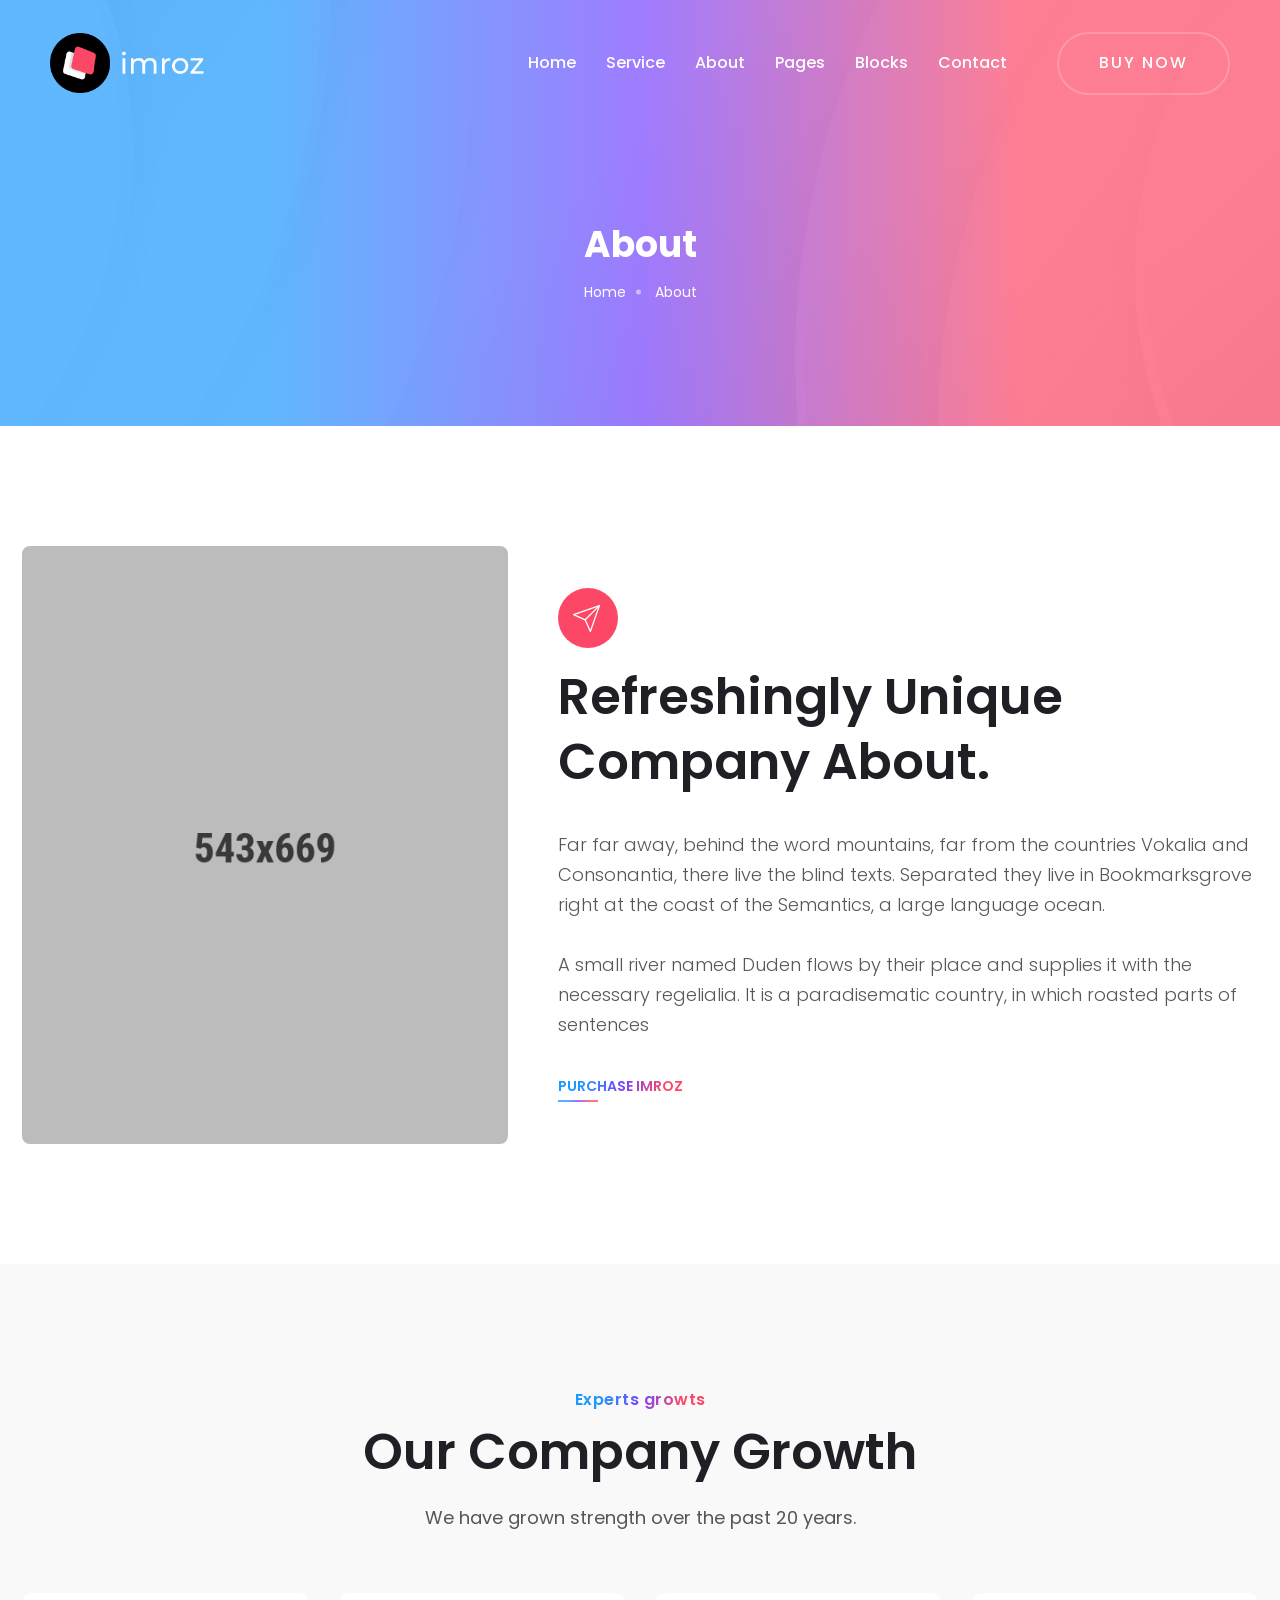
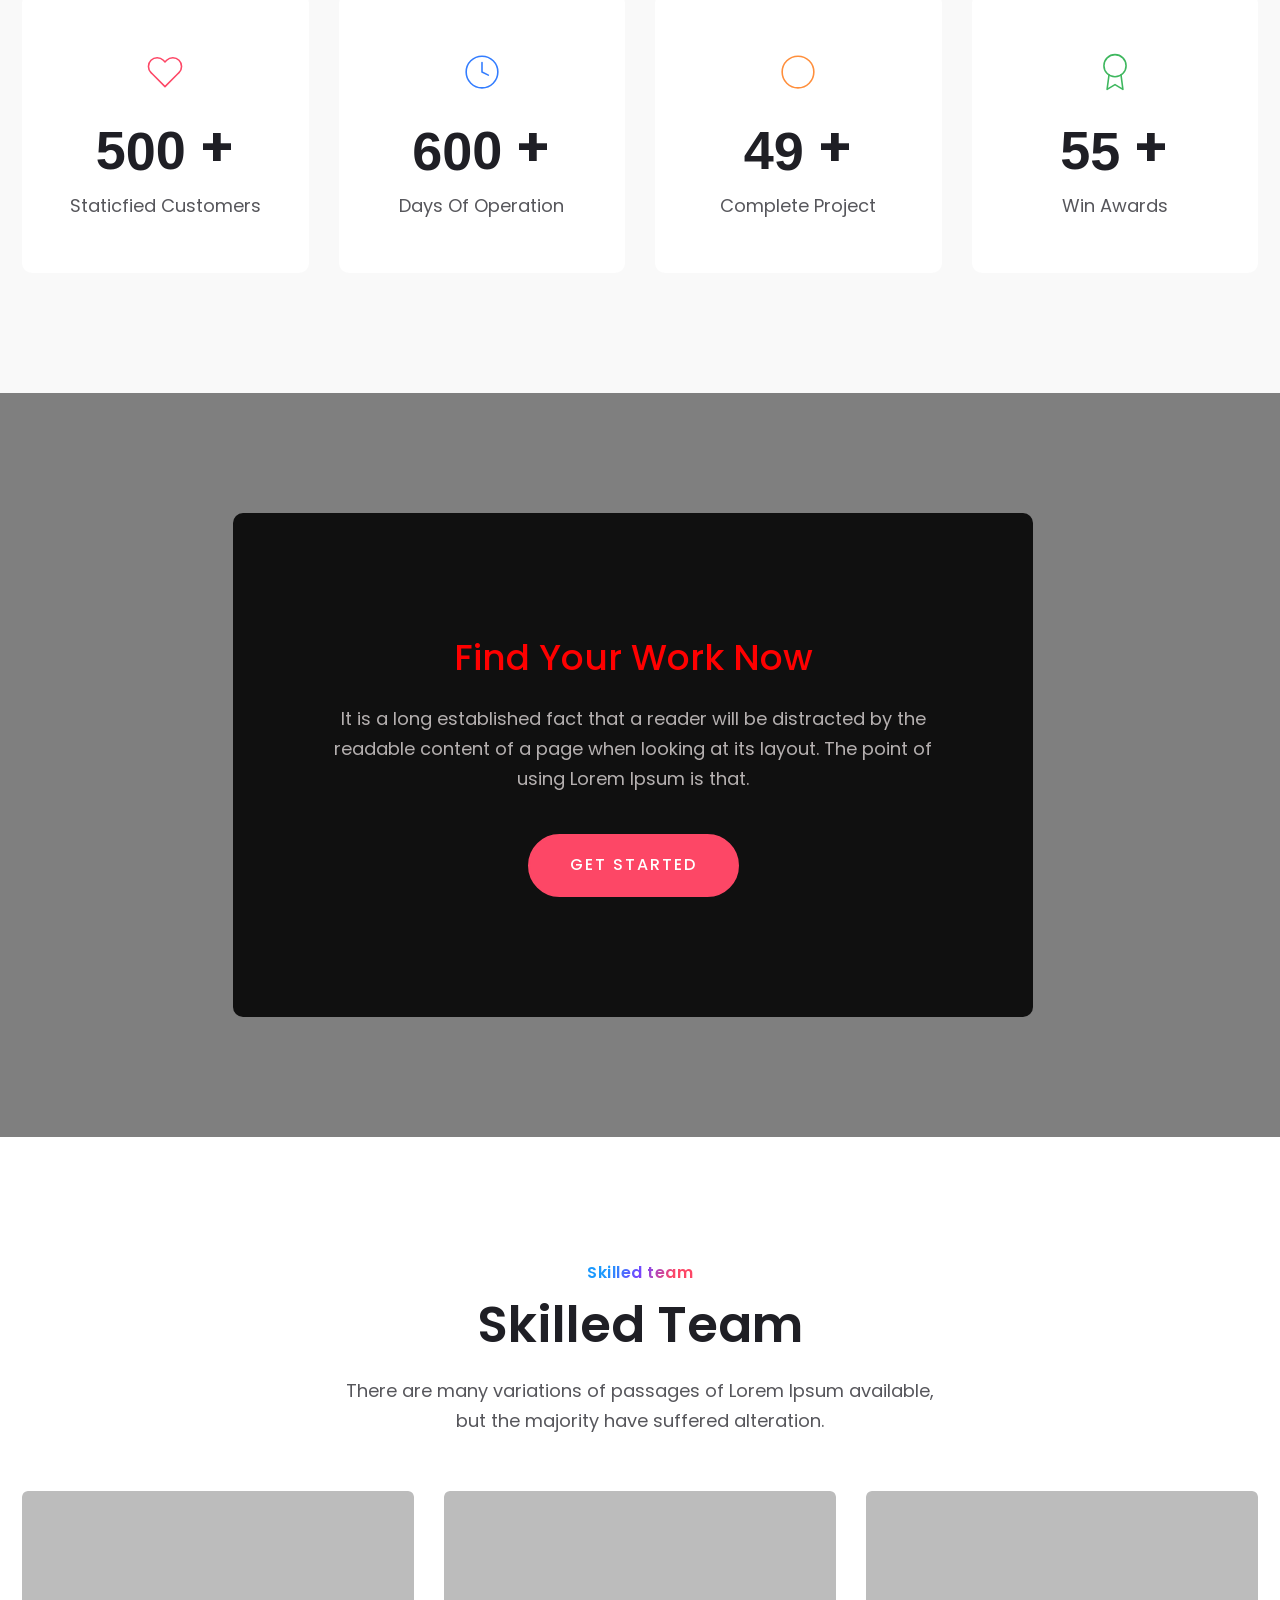
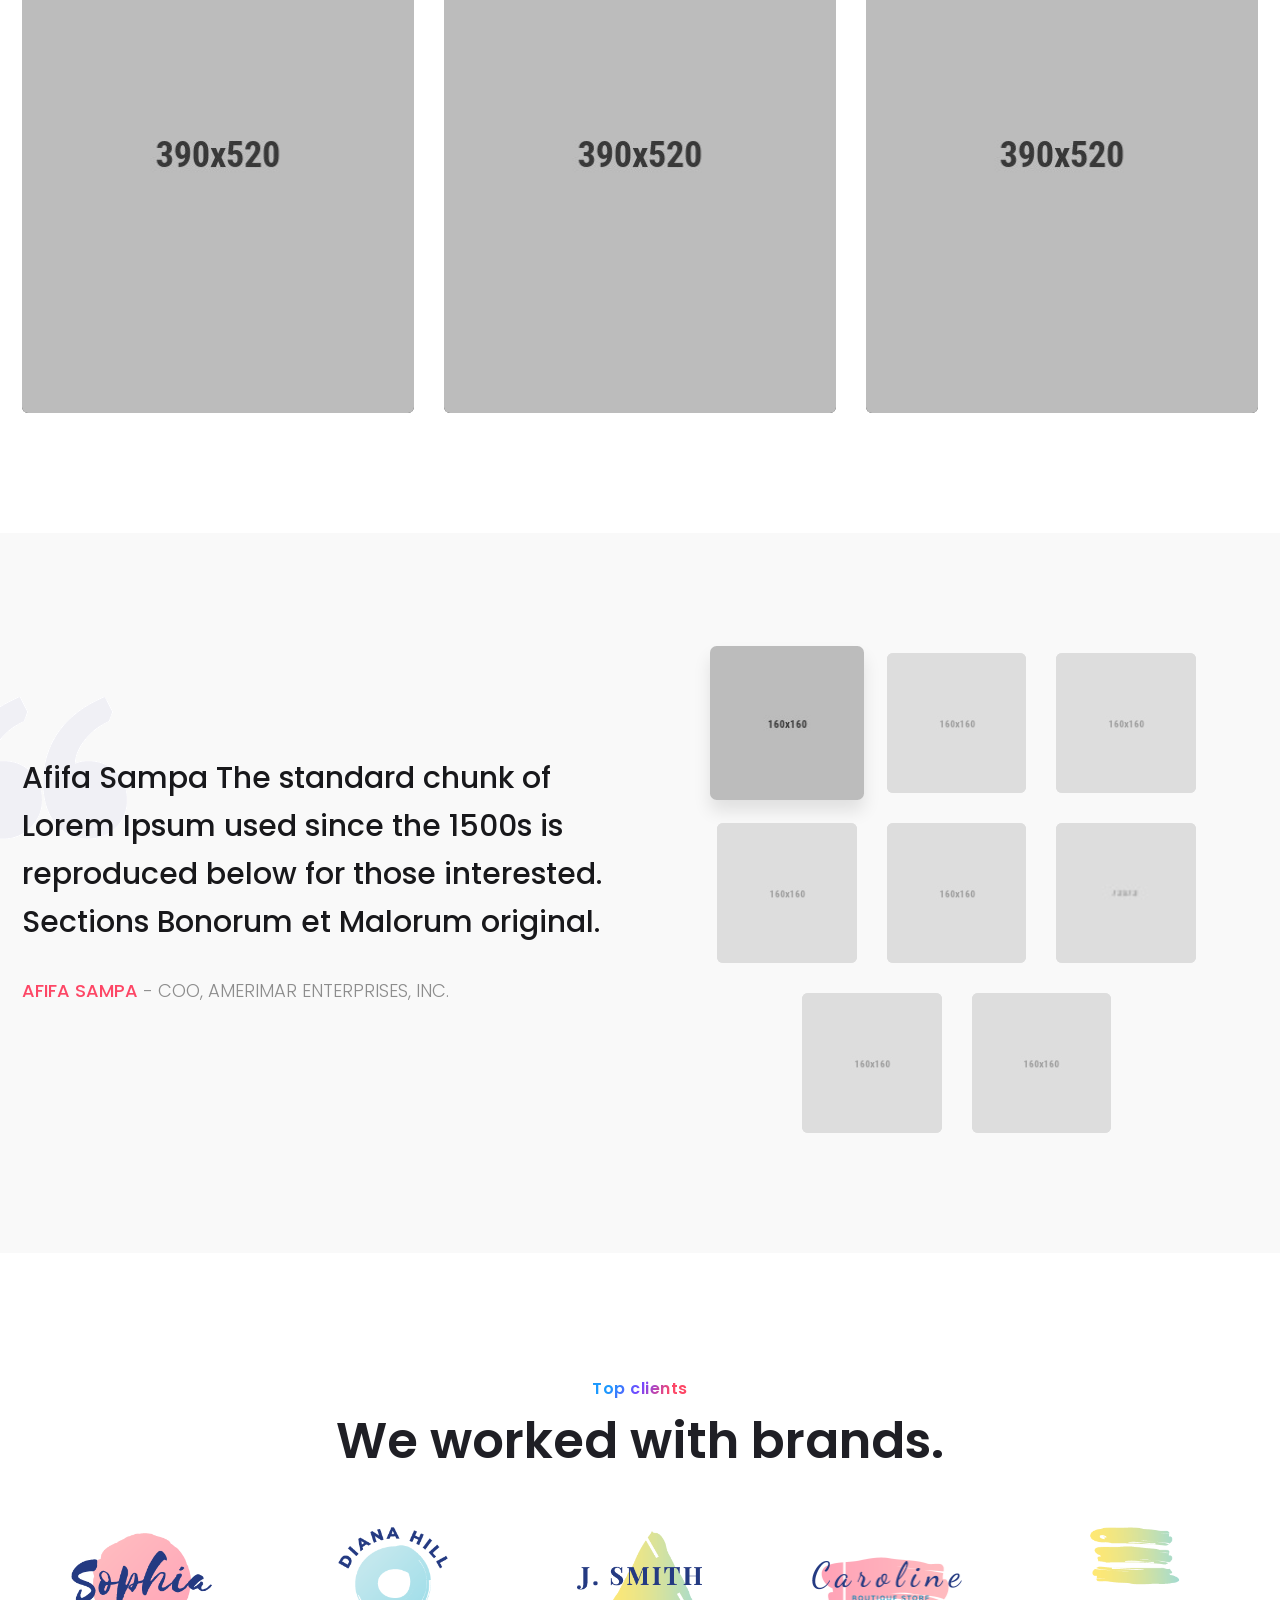
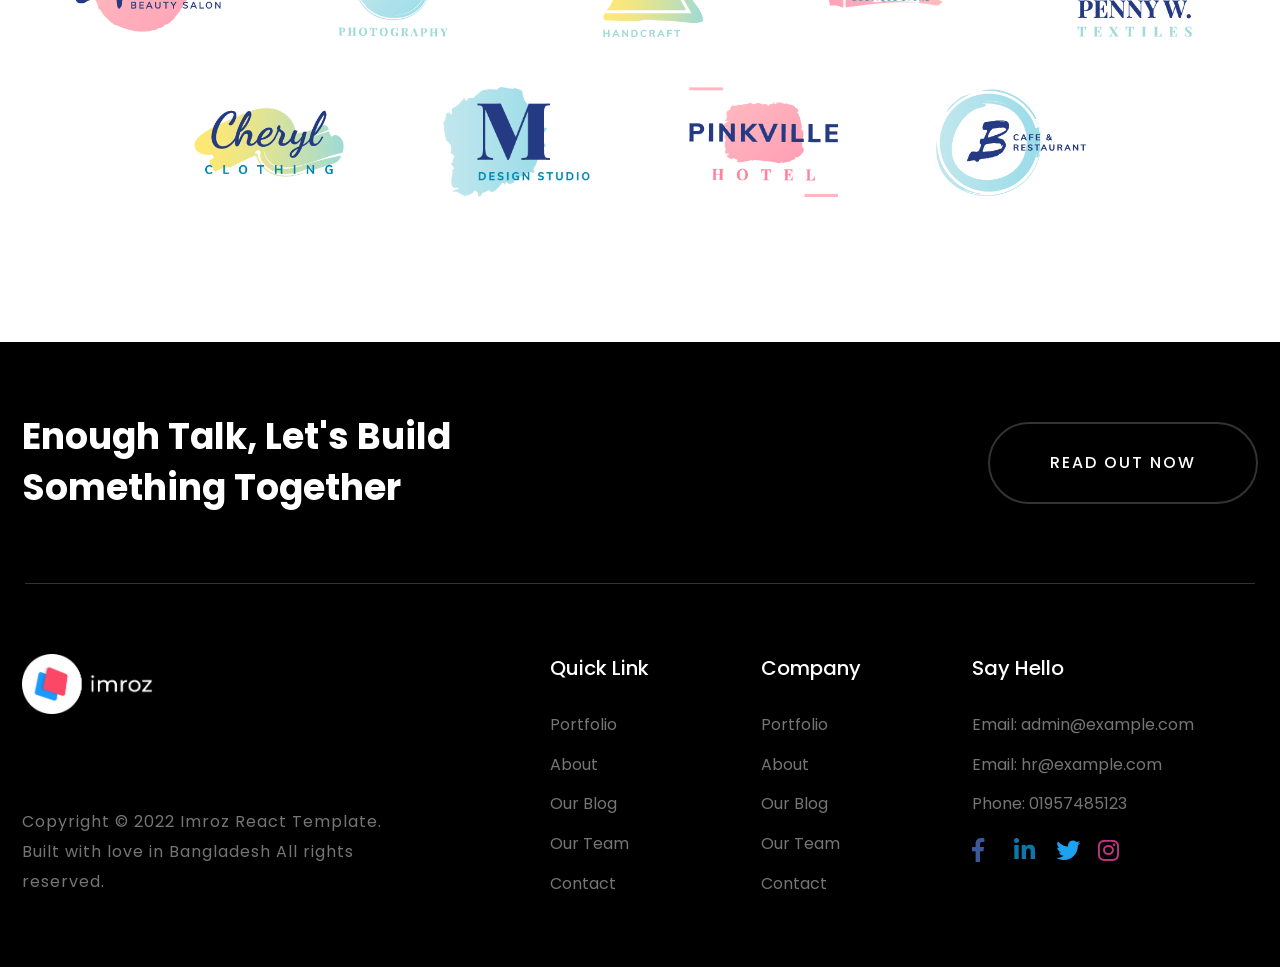
<file: about.html>
<!DOCTYPE html>
<html lang="en">

<head>
    <meta charset="utf-8">
    <meta http-equiv="x-ua-compatible" content="ie=edge">
    <title>About || Imroz Creative Agency & portfolio Bootstrap Template </title>
    <meta name="robots" content="noindex, follow" />
    <meta name="description" content="">
    <meta name="viewport" content="width=device-width, initial-scale=1, shrink-to-fit=no">
    <!-- Favicon -->
    <link rel="shortcut icon" type="image/x-icon" href="assets/images/favicon.png">

    <!-- CSS Style -->
    <link rel="stylesheet" href="assets/css/vendor/bootstrap.min.css">
    <link rel="stylesheet" href="assets/css/plugins/feature.css">
    <link rel="stylesheet" href="assets/css/vendor/slick.css">
    <link rel="stylesheet" href="assets/css/vendor/slick-theme.css">
    <link rel="stylesheet" href="assets/css/vendor/lightbox.css">
    <link rel="stylesheet" href="assets/css/vendor/fontawesome.css">
    <link rel="stylesheet" href="assets/css/vendor/odometer.css">
    <link rel="stylesheet" href="assets/css/style.css">
</head>

<body>
    <!-- start header Arae -->
    <header class="header-area formobile-menu header--transparent default-color">
        <div class="header-wrapper" id="header-wrapper">
            <div class="header-left">
                <div class="logo"><a href="index.html"><img src="assets/images/logo/logo.png" alt="Digital Agency"></a>
                </div>
            </div>
            <div class="header-right">
                <nav class="mainmenunav d-none d-md-block">
                    <ul class="mainmenu">
                        <li class="has-dropdown">
                            <a href="#">Home</a>
                            <ul class="submenu">
                                <li><a href="index.html">Main Demo</a></li>
                                <li><a href="dark-main-demo.html">Main Demo Dark</a></li>
                                <li><a href="personal-portfolio.html">Personal Portfolio</a></li>
                                <li><a href="interior-landing.html">Interior Landing</a></li>
                                <li><a href="dark-portfolio-landing.html">Portfolio One Page 02</a></li>
                                <li><a href="portfolio-home.html">Minimal Portfolio</a></li>
                                <li><a href="digital-agency.html">Digital Agency</a></li>
                                <li><a href="creative-agency.html">Creative Agency</a></li>
                                <li><a href="corporate-business.html">Corporate Business</a></li>
                                <li><a href="portfolio-landing.html">Portfolio One Page</a></li>
                                <li><a href="creative-landing.html">Creative Agency Landing</a></li>
                                <li><a href="business.html">Business</a></li>
                                <li><a href="designer-portfolio.html">Designer Portfolio</a></li>
                                <li><a href="home-particles.html">Home Particles</a></li>
                                <li><a href="studio-agency.html">Studio Agency</a></li>
                                <li><a href="startup.html">Startup</a></li>
                                <li><a href="creative-portfolio.html">Creative Portfolio</a></li>
                            </ul>
                        </li>
                        <li class="has-dropdown">
                            <a href="#">Service</a>
                            <ul class="submenu">
                                <li><a href="service.html">Service</a></li>
                                <li><a href="service-details.html">Service Details</a></li>
                            </ul>
                        </li>
                        <li><a href="about.html">About</a></li>
                        <li class="has-dropdown">
                            <a href="#">Pages</a>
                            <ul class="submenu">
                                <li><a href="blog.html">Blog List</a></li>
                                <li><a href="blog-details.html">Blog Details</a></li>
                                <li><a href="service.html">Service</a></li>
                                <li><a href="service-details.html">Service Details</a></li>
                                <li><a href="portfolio.html">Portfolio</a></li>
                                <li><a href="portfolio-details.html">Portfolio Details</a></li>
                                <li><a href="404.html">404</a></li>
                            </ul>
                        </li>
                        <li class="has-dropdown"><a href="#">Blocks</a>
                            <ul class="submenu">
                                <li><a href="portfolio.html">Portfolio</a></li>
                                <li><a href="team.html">Team</a></li>
                                <li><a href="service.html">Service</a></li>
                                <li><a href="video-popup.html">Video Popup</a></li>
                                <li><a href="progressbar.html">Progressbar</a></li>
                                <li><a href="gallery.html">Gallery</a></li>
                                <li><a href="counters.html">Counters</a></li>
                                <li><a href="blog.html">Blog List</a></li>
                                <li><a href="clint-logo.html">Clint Logo</a></li>
                                <li><a href="contact-form.html">Contact Form</a></li>
                                <li><a href="google-map.html">Google Map</a></li>
                                <li><a href="columns.html">Columns</a></li>
                                <li><a href="pricing-table.html">Pricing Table</a></li>
                                <li><a href="button.html">Button</a></li>
                            </ul>
                        </li>
                        <li><a href="contact.html">Contact</a></li>
                    </ul>
                </nav>
                <div class="header-btn">
                    <a class="btn-default btn-border btn-opacity" target="_blank" href="https://themeforest.net/checkout/from_item/31904252?license=regular">
                        <span>Buy Now</span>
                    </a>
                </div>
                <div class="humberger-menu d-block d-lg-none pl--20 pl_sm--10">
                    <span class="menutrigger text-white">
                        <i data-feather="menu"></i>
                    </span>
                </div>
            </div>
        </div>
    </header>
    <!-- End header Arae -->
    <!-- Start Popup Menu Area  -->
    <div class="rn-popup-mobile-menu d-block d-lg-none">
        <div class="inner">
            <div class="popup-menu-top">
                <div class="logo">
                    <a href="index.html"><img src="assets/images/logo/logo-symbol-dark.png" alt="imroz"></a>
                </div>
                <div class="close-menu d-block d-lg-none">
                    <span class="closeTrigger">
                    <i data-feather="x"></i>
                </span>
                </div>
            </div>
            <ul class="mainmenu">
                <li class="has-dropdown">
                    <a href="#">Home</a>
                    <ul class="submenu">
                        <li><a href="index.html">Main Demo</a></li>
                        <li><a href="dark-main-demo.html">Main Demo Dark</a></li>
                        <li><a href="personal-portfolio.html">Personal Portfolio</a></li>
                        <li><a href="interior-landing.html">Interior Landing</a></li>
                        <li><a href="dark-portfolio-landing.html">Portfolio One Page 02</a></li>
                        <li><a href="portfolio-home.html">Minimal Portfolio</a></li>
                        <li><a href="digital-agency.html">Digital Agency</a></li>
                        <li><a href="creative-agency.html">Creative Agency</a></li>
                        <li><a href="corporate-business.html">Corporate Business</a></li>
                        <li><a href="portfolio-landing.html">Portfolio One Page</a></li>
                        <li><a href="creative-landing.html">Creative Agency Landing</a></li>
                        <li><a href="business.html">Business</a></li>
                        <li><a href="designer-portfolio.html">Designer Portfolio</a></li>
                        <li><a href="home-particles.html">Home Particles</a></li>
                        <li><a href="studio-agency.html">Studio Agency</a></li>
                        <li><a href="startup.html">Startup</a></li>
                        <li><a href="creative-portfolio.html">Creative Portfolio</a></li>
                    </ul>
                </li>
                <li class="has-dropdown">
                    <a href="#">Service</a>
                    <ul class="submenu">
                        <li><a href="service.html">Service</a></li>
                        <li><a href="service-details.html">Service Details</a></li>
                    </ul>
                </li>
                <li><a href="about.html">About</a></li>
                <li class="has-dropdown">
                    <a href="#">Pages</a>
                    <ul class="submenu">
                        <li><a href="blog.html">Blog List</a></li>
                        <li><a href="blog-details.html">Blog Details</a></li>
                        <li><a href="service.html">Service</a></li>
                        <li><a href="service-details.html">Service Details</a></li>
                        <li><a href="portfolio.html">Portfolio</a></li>
                        <li><a href="portfolio-details.html">Portfolio Details</a></li>
                        <li><a href="404.html">404</a></li>
                    </ul>
                </li>
                <li class="has-dropdown"><a href="#">Blocks</a>
                    <ul class="submenu">
                        <li><a href="portfolio.html">Portfolio</a></li>
                        <li><a href="team.html">Team</a></li>
                        <li><a href="service.html">Service</a></li>
                        <li><a href="video-popup.html">Video Popup</a></li>
                        <li><a href="progressbar.html">Progressbar</a></li>
                        <li><a href="gallery.html">Gallery</a></li>
                        <li><a href="counters.html">Counters</a></li>
                        <li><a href="blog.html">Blog List</a></li>
                        <li><a href="clint-logo.html">Clint Logo</a></li>
                        <li><a href="contact-form.html">Contact Form</a></li>
                        <li><a href="google-map.html">Google Map</a></li>
                        <li><a href="columns.html">Columns</a></li>
                        <li><a href="pricing-table.html">Pricing Table</a></li>
                        <li><a href="button.html">Button</a></li>
                    </ul>
                </li>
                <li><a href="contact.html">Contact</a></li>
            </ul>
        </div>
    </div>
    <!-- End Popup Menu Area  -->

    <!-- Start Breadcrumb Area -->
    <div class="breadcrumb-area rn-bg-color ptb--120 bg_image bg_image--1">
        <div class="container">
            <div class="row">
                <div class="col-lg-12">
                    <div class="breadcrumb-inner pt--100">
                        <h2 class="title">About</h2>
                        <ul class="page-list">
                            <li class="rn-breadcrumb-item"><a href="index.html">Home</a></li>
                            <li class="rn-breadcrumb-item active">About</li>
                        </ul>
                    </div>
                </div>
            </div>
        </div>
    </div>
    <!-- End Breadcrumb Area -->

    <!-- About area Start -->
    <div class="about-area ptb--120 bg_color--1">
        <div class="about-wrapper">
            <div class="container">
                <div class="row row--35 align-items-center">
                    <div class="col-lg-5 col-md-12">
                        <div class="thumbnail"><img class="w-100" src="assets/images/about/about-1.png" alt="About Images"></div>
                    </div>
                    <div class="col-lg-7 col-md-12">
                        <div class="about-inner inner">
                            <div class="section-title">
                                <div class="icon">
                                    <i data-feather="send"></i>
                                </div>
                                <h2 class="title">Refreshingly Unique Company About.</h2>
                                <p class="description">Far far away, behind the word mountains, far from the countries
                                    Vokalia and Consonantia, there live the blind texts. Separated they live in
                                    Bookmarksgrove right at the coast of the Semantics, a large language ocean.</p>
                                <p class="description">A small river named Duden flows by their place and supplies it
                                    with the necessary regelialia. It is a paradisematic country, in which roasted parts
                                    of sentences</p>
                                <div class="purchase-btn"><a class="btn-transparent" href="index.html">PURCHASE IMROZ</a></div>
                            </div>
                        </div>
                    </div>
                </div>
            </div>
        </div>
    </div>
    <!-- About area End -->

    <!-- Rn Counter Up Area -->
    <div class="rn-counterup-area ptb--120 bg_color--5">
        <div class="container">
            <div class="row">
                <div class="col-lg-12">
                    <div class="section-title text-center"><span class="subtitle">Experts growts</span>
                        <h2 class="title">Our Company Growth</h2>
                        <p class="description">We have grown strength over the past 20 years.</p>
                    </div>
                </div>
            </div>
            <div class="row mt--30">
                <div class="im_single_counterup col-lg-3 col-md-4 col-sm-6 col-12">
                    <div class="im_counterup">
                        <div class="inner">
                            <div class="icon">
                                <i data-feather="heart"></i>
                            </div>
                            <h2 class="counter"><span class="odometer" data-count="500">00</span>
                            </h2>
                            <p class="description">Staticfied Customers</p>
                        </div>
                    </div>
                </div>
                <div class="im_single_counterup col-lg-3 col-md-4 col-sm-6 col-12">
                    <div class="im_counterup">
                        <div class="inner">
                            <div class="icon">
                                <i data-feather="clock"></i>
                            </div>
                            <h2 class="counter"><span class="odometer" data-count="600">00</span>
                            </h2>
                            <p class="description">Days Of Operation</p>
                        </div>
                    </div>
                </div>
                <div class="im_single_counterup col-lg-3 col-md-4 col-sm-6 col-12">
                    <div class="im_counterup">
                        <div class="inner">
                            <div class="icon">
                                <i data-feather="circle"></i>
                            </div>
                            <h2 class="counter"><span class="odometer" data-count="49">00</span>
                            </h2>
                            <p class="description">Complete Project</p>
                        </div>
                    </div>
                </div>
                <div class="im_single_counterup col-lg-3 col-md-4 col-sm-6 col-12">
                    <div class="im_counterup">
                        <div class="inner">
                            <div class="icon">
                                <i data-feather="award"></i>
                            </div>
                            <h2 class="counter"><span class="odometer" data-count="55">00</span>
                            </h2>
                            <p class="description">Win Awards</p>
                        </div>
                    </div>
                </div>
            </div>
        </div>
    </div>
    <!-- Rn Counter Up Area End -->

    <!-- Finding us area -->
    <div class="rn-finding-us-area attacment-fixed rn-finding-us ptb--120 bg_color--1 bg_image bg_image--18" data-black-overlay="5">
        <div class="container">
            <div class="row">
                <div class="col-lg-8 offset-lg-2">
                    <div class="inner">
                        <div class="content-wrapper">
                            <div class="content">
                                <h4 class="theme-gradient">Find Your Work Now</h4>
                                <p>It is a long established fact that a reader will be distracted by the readable
                                    content of a page when looking at its layout. The point of using Lorem Ipsum is
                                    that.</p><a class="btn-default" href="about.html">Get Started</a>
                            </div>
                        </div>
                    </div>
                </div>
            </div>
        </div>
    </div>
    <!-- Finding us area End -->

    <!-- Team Area Start -->
    <div class="rn-team-area bg_color--1 ptb--120">
        <div class="container">
            <div class="row">
                <div class="col-lg-12">
                    <div class="section-title text-center mb--25"><span class="subtitle">Skilled team</span>
                        <h2 class="title">Skilled Team</h2>
                        <p class="description">There are many variations of passages of Lorem Ipsum available, <br> but
                            the majority have suffered alteration.</p>
                    </div>
                </div>
            </div>
            <div class="row">
                <div class="col-lg-4 col-md-6 col-sm-6 col-12">
                    <div class="team">
                        <div class="thumbnail"><img class="w-100" src="assets/images/team/team-01.jpg" alt="Blog Images"></div>
                        <div class="content">
                            <h4 class="title">Jone Due</h4>
                            <p class="designation">Sr. Web Developer</p>
                        </div>
                        <ul class="social-icon">
                            <li>
                                <a href="https://www.facebook.com/">
                                    <i data-feather="facebook"></i>
                                </a>
                            </li>
                            <li>
                                <a href="http://linkedin.com/">
                                    <i data-feather="linkedin"></i>
                                </a>
                            </li>
                            <li>
                                <a href="https://twitter.com/">
                                    <i data-feather="twitter"></i>
                                </a>
                            </li>
                        </ul>
                    </div>
                </div>
                <div class="col-lg-4 col-md-6 col-sm-6 col-12">
                    <div class="team">
                        <div class="thumbnail"><img class="w-100" src="assets/images/team/team-02.jpg" alt="Blog Images"></div>
                        <div class="content">
                            <h4 class="title">BM. Alamin</h4>
                            <p class="designation">Sr. Web Developer</p>
                        </div>
                        <ul class="social-icon">
                            <li>
                                <a href="https://www.facebook.com/">
                                    <i data-feather="facebook"></i>
                                </a>
                            </li>
                            <li>
                                <a href="http://linkedin.com/">
                                    <i data-feather="linkedin"></i>
                                </a>
                            </li>
                            <li>
                                <a href="https://twitter.com/">
                                    <i data-feather="twitter"></i>
                                </a>
                            </li>
                        </ul>
                    </div>
                </div>
                <div class="col-lg-4 col-md-6 col-sm-6 col-12">
                    <div class="team">
                        <div class="thumbnail"><img class="w-100" src="assets/images/team/team-03.jpg" alt="Blog Images"></div>
                        <div class="content">
                            <h4 class="title">Jone Due</h4>
                            <p class="designation">Sr. Web Developer</p>
                        </div>
                        <ul class="social-icon">
                            <li>
                                <a href="https://www.facebook.com/">
                                    <i data-feather="facebook"></i>
                                </a>
                            </li>
                            <li>
                                <a href="http://linkedin.com/">
                                    <i data-feather="linkedin"></i>
                                </a>
                            </li>
                            <li>
                                <a href="https://twitter.com/">
                                    <i data-feather="twitter"></i>
                                </a>
                            </li>
                        </ul>
                    </div>
                </div>
            </div>
        </div>
    </div>
    <!-- Team Area End -->

    <!-- Rn Testimonial Area Start-->
    <div class="rn-testimonial-area bg_color--5 ptb--120">
        <div class="container">
            <div class="row align-items-center">
                <div class="col-lg-6">
                    <!-- Start Tab Content  -->
                    <div class="rn-testimonial-content tab-content" id="myTabContent">
                        <div class="tab-pane fade show active" id="tab1" role="tabpanel" aria-labelledby="tab1-tab">
                            <div class="inner">
                                <p>Afifa Sampa The standard chunk of Lorem Ipsum used since the 1500s is reproduced
                                    below for those interested. Sections Bonorum et Malorum original.</p>
                            </div>
                            <div class="author-info">
                                <h6><span>Afifa Sampa </span> - COO, AMERIMAR ENTERPRISES, INC.</h6>
                            </div>
                        </div>

                        <div class="tab-pane fade" id="tab2" role="tabpanel" aria-labelledby="tab2-tab">
                            <div class="inner">
                                <p>John The standard chunk of Lorem Ipsum used since the 1500s is reproduced
                                    below for those interested. Sections Bonorum et Malorum original.</p>
                            </div>
                            <div class="author-info">
                                <h6><span>John Nira </span> - COO, AMERIMAR ENTERPRISES, INC.</h6>
                            </div>
                        </div>

                        <div class="tab-pane fade" id="tab3" role="tabpanel" aria-labelledby="tab3-tab">
                            <div class="inner">
                                <p>Jone The standard chunk of Lorem Ipsum used since the 1500s is reproduced
                                    below for those interested. Sections Bonorum et Malorum original.</p>
                            </div>
                            <div class="author-info">
                                <h6><span>Jone Jane </span> - COO, AMERIMAR ENTERPRISES, INC.</h6>
                            </div>
                        </div>

                        <div class="tab-pane fade" id="tab4" role="tabpanel" aria-labelledby="tab4-tab">
                            <div class="inner">
                                <p>Janen The standard chunk of Lorem Ipsum used since the 1500s is reproduced
                                    below for those interested. Sections Bonorum et Malorum original.</p>
                            </div>
                            <div class="author-info">
                                <h6><span>Janen Asrafy </span> - COO, AMERIMAR ENTERPRISES, INC.</h6>
                            </div>
                        </div>

                        <div class="tab-pane fade" id="tab5" role="tabpanel" aria-labelledby="tab5-tab">
                            <div class="inner">
                                <p>Afrin The standard chunk of Lorem Ipsum used since the 1500s is reproduced
                                    below for those interested. Sections Bonorum et Malorum original.</p>
                            </div>
                            <div class="author-info">
                                <h6><span>Fatima Asrafy </span> - COO, AMERIMAR ENTERPRISES, INC.</h6>
                            </div>
                        </div>

                        <div class="tab-pane fade" id="tab6" role="tabpanel" aria-labelledby="tab6-tab">
                            <div class="inner">
                                <p>Irin The standard chunk of Lorem Ipsum used since the 1500s is reproduced
                                    below for those interested. Sections Bonorum et Malorum original.</p>
                            </div>
                            <div class="author-info">
                                <h6><span>Irin Asrafy </span> - COO, AMERIMAR ENTERPRISES, INC.</h6>
                            </div>
                        </div>

                        <div class="tab-pane fade" id="tab7" role="tabpanel" aria-labelledby="tab7-tab">
                            <div class="inner">
                                <p>Mohima The standard chunk of Lorem Ipsum used since the 1500s is reproduced
                                    below for those interested. Sections Bonorum et Malorum original.</p>
                            </div>
                            <div class="author-info">
                                <h6><span>Mohima Asrafy </span> - COO, AMERIMAR ENTERPRISES, INC.</h6>
                            </div>
                        </div>

                        <div class="tab-pane fade" id="tab8" role="tabpanel" aria-labelledby="tab8-tab">
                            <div class="inner">
                                <p>Shipa The standard chunk of Lorem Ipsum used since the 1500s is reproduced
                                    below for those interested. Sections Bonorum et Malorum original.</p>
                            </div>
                            <div class="author-info">
                                <h6><span>Shipa </span> - COO, AMERIMAR ENTERPRISES, INC.</h6>
                            </div>
                        </div>
                    </div>
                    <!-- End Tab Content  -->
                </div>

                <div class="col-lg-6 mt_md--40 mt_sm--40">
                    <!-- Start Tab Nav  -->
                    <ul class="testimonial-thumb-wrapper nav nav-tabs" id="myTab" role="tablist">
                        <li>
                            <a class="active" id="tab1-tab" data-bs-toggle="tab" href="#tab1" role="tab" aria-controls="tab1" aria-selected="true">
                                <div class="testimonial-thumbnai">
                                    <div class="thumb">
                                        <img src="assets/images/client/testimonial-1.jpg" alt="Testimonial Images">
                                    </div>
                                </div>
                            </a>
                        </li>
                        <li>
                            <a id="tab2-tab" data-bs-toggle="tab" href="#tab2" role="tab" aria-controls="tab2" aria-selected="false">
                                <div class="testimonial-thumbnai">
                                    <div class="thumb">
                                        <img src="assets/images/client/testimonial-2.jpg" alt="Testimonial Images">
                                    </div>
                                </div>
                            </a>
                        </li>
                        <li>
                            <a id="tab3-tab" data-bs-toggle="tab" href="#tab3" role="tab" aria-controls="tab3" aria-selected="false">
                                <div class="testimonial-thumbnai">
                                    <div class="thumb">
                                        <img src="assets/images/client/testimonial-3.jpg" alt="Testimonial Images">
                                    </div>
                                </div>
                            </a>
                        </li>
                        <li>
                            <a id="tab4-tab" data-bs-toggle="tab" href="#tab4" role="tab" aria-controls="tab4" aria-selected="false">
                                <div class="testimonial-thumbnai">
                                    <div class="thumb">
                                        <img src="assets/images/client/testimonial-4.jpg" alt="Testimonial Images">
                                    </div>
                                </div>
                            </a>
                        </li>

                        <li>
                            <a id="tab5-tab" data-bs-toggle="tab" href="#tab5" role="tab" aria-controls="tab5" aria-selected="false">
                                <div class="testimonial-thumbnai">
                                    <div class="thumb">
                                        <img src="assets/images/client/testimonial-5.jpg" alt="Testimonial Images">
                                    </div>
                                </div>
                            </a>
                        </li>

                        <li>
                            <a id="tab6-tab" data-bs-toggle="tab" href="#tab6" role="tab" aria-controls="tab6" aria-selected="false">
                                <div class="testimonial-thumbnai">
                                    <div class="thumb">
                                        <img src="assets/images/client/testimonial-6.jpg" alt="Testimonial Images">
                                    </div>
                                </div>
                            </a>
                        </li>

                        <li>
                            <a id="tab7-tab" data-bs-toggle="tab" href="#tab7" role="tab" aria-controls="tab7" aria-selected="false">
                                <div class="testimonial-thumbnai">
                                    <div class="thumb">
                                        <img src="assets/images/client/testimonial-7.jpg" alt="Testimonial Images">
                                    </div>
                                </div>
                            </a>
                        </li>

                        <li>
                            <a id="tab8-tab" data-bs-toggle="tab" href="#tab8" role="tab" aria-controls="tab8" aria-selected="false">
                                <div class="testimonial-thumbnai">
                                    <div class="thumb">
                                        <img src="assets/images/client/testimonial-8.jpg" alt="Testimonial Images">
                                    </div>
                                </div>
                            </a>
                        </li>
                    </ul>
                    <!-- End Tab Content  -->
                </div>
            </div>
        </div>
    </div>
    <!-- Start Testimonial Area  -->

    <!-- Rn Brand Area Start -->
    <div class="rn-brand-area bg_color--1 ptb--120">
        <div class="container">
            <div class="row">
                <div class="col-lg-12 col-md-12 col-sm-12 col-12">
                    <div class="section-title text-center mb--30"><span class="subtitle">Top clients</span>
                        <h2 class="title">We worked with brands.</h2>
                    </div>
                </div>
            </div>
            <div class="row">
                <div class="col-lg-12">
                    <ul class="brand-style-2">
                        <li><img src="assets/images/brand/brand-01.png" alt="Logo Images"></li>
                        <li><img src="assets/images/brand/brand-02.png" alt="Logo Images"></li>
                        <li><img src="assets/images/brand/brand-03.png" alt="Logo Images"></li>
                        <li><img src="assets/images/brand/brand-05.png" alt="Logo Images"></li>
                        <li><img src="assets/images/brand/brand-04.png" alt="Logo Images"></li>
                        <li><img src="assets/images/brand/brand-08.png" alt="Logo Images"></li>
                        <li><img src="assets/images/brand/brand-06.png" alt="Logo Images"></li>
                        <li><img src="assets/images/brand/brand-09.png" alt="Logo Images"></li>
                        <li><img src="assets/images/brand/brand-07.png" alt="Logo Images"></li>
                    </ul>
                </div>
            </div>
        </div>
    </div>
    <!-- Rn Brand Area End -->

    <!-- start footer area -->
    <footer class="footer-area footer-style-01 bg_color--6">
        <div class="im-call-to-action-area ptb--70 im-separator">
            <div class="container">
                <div class="row align-items-center">
                    <div class="col-lg-8 col-xl-6 col-md-12 col-sm-12 col-12">
                        <div class="inner">
                            <h2 class="text-white mb--0">Enough Talk, Let's Build Something Together</h2>
                        </div>
                    </div>
                    <div class="col-lg-4 col-xl-4 offset-xl-2 col-md-12 col-sm-12 col-12">
                        <div class="call-to-cation-tbn text-start text-lg-end mt_md--20 mt_sm--20">
                            <a class="btn-default btn-large btn-border btn-opacity" href="#button">Read Out Now</a>
                        </div>
                    </div>
                </div>
            </div>
        </div>
        <div class="footer-wrapper ptb--70">
            <div class="container">
                <div class="row">
                    <div class="col-lg-4 col-md-6 col-sm-6 col-12">
                        <div class="ft-text">
                            <div class="logo">
                                <a href="index.html">
                                    <img src="assets/images/logo/logo-light.png" alt="Digital Agency">
                                </a>
                            </div>
                            <p>Copyright © 2022 <a href="index.html">Imroz</a> React Template. Built with love in Bangladesh All
                                rights reserved.</p>
                        </div>
                    </div>
                    <div class="col-lg-2 col-xl-2 offset-xl-1 col-md-6 col-sm-6 col-12 mt_mobile--40">
                        <div class="footer-link">
                            <h4>Quick Link</h4>
                            <ul class="ft-link">
                                <li>
                                    <a href="portfolio.html">Portfolio</a>
                                </li>
                                <li>
                                    <a href="about.html">About</a>
                                </li>
                                <li>
                                    <a href="blog.html">Our Blog</a>
                                </li>
                                <li>
                                    <a href="team.html">Our Team</a>
                                </li>
                                <li>
                                    <a href="contact.html">Contact</a>
                                </li>
                            </ul>
                        </div>
                    </div>
                    <div class="col-lg-2 col-md-6 col-sm-6 col-12 mt_md--40 mt_sm--40">
                        <div class="footer-link">
                            <h4>Company</h4>
                            <ul class="ft-link">
                                <li>
                                    <a href="portfolio.html">Portfolio</a>
                                </li>
                                <li>
                                    <a href="about.html">About</a>
                                </li>
                                <li>
                                    <a href="blog.html">Our Blog</a>
                                </li>
                                <li>
                                    <a href="team.html">Our Team</a>
                                </li>
                                <li>
                                    <a href="contact.html">Contact</a>
                                </li>
                            </ul>
                        </div>
                    </div>
                    <div class="col-lg-3 col-md-6 col-sm-6 col-12 mt_md--40 mt_sm--40">
                        <div class="footer-link">
                            <h4>Say Hello</h4>
                            <ul class="ft-link">
                                <li>Email: <a href="mailto:admin@example.com">admin@example.com</a></li>
                                <li>Email: <a href="mailto:hr@example.com">hr@example.com</a></li>
                                <li>Phone: <a href="mailto:hr@example.com">01957485123</a></li>
                            </ul>
                            <div class="social-share-inner mt--20">
                                <ul class="social-share social-style--2 d-flex justify-content-start liststyle">
                                    <li><a href="#"><i class="fab fa-facebook-f"></i></a></li>
                                    <li><a href="#"><i class="fab fa-linkedin-in"></i></a></li>
                                    <li><a href="#"><i class="fab fa-twitter"></i></a></li>
                                    <li><a href="#"><i class="fab fa-instagram"></i></a></li>
                                </ul>
                            </div>
                        </div>
                    </div>
                </div>
            </div>
        </div>
    </footer>
    <!-- End footer area -->
    <!-- Start Top To Bottom Area  -->
    <div class="rn-progress-parent">
        <svg class="rn-back-circle svg-inner" width="100%" height="100%" viewBox="-1 -1 102 102">
            <path d="M50,1 a49,49 0 0,1 0,98 a49,49 0 0,1 0,-98" />
        </svg>
    </div>
    <!-- End Top To Bottom Area  -->

    <!-- js  
======================================-->
    <!-- modernizer JS -->
    <script src="assets/js/vendor/modernizer.min.js"></script>
    <!-- jquery JS -->
    <script src="assets/js/vendor/jquery.js"></script>
    <!-- Bootstrap JS -->
    <script src="assets/js/vendor/bootstrap.min.js"></script>
    <script src="assets/js/vendor/avoid-console.js"></script>
    <script src="assets/js/vendor/feather.js"></script>
    <script src="assets/js/vendor/slick.min.js"></script>
    <script src="assets/js/vendor/video.js"></script>
    <script src="assets/js/vendor/masonry.js"></script>
    <script src="assets/js/vendor/lightbox.js"></script>
    <script src="assets/js/vendor/particles.js"></script>
    <script src="assets/js/vendor/backtotop.js"></script>
    <script src="assets/js/vendor/odometer.js"></script>
    <script src="assets/js/vendor/jquery-appear.js"></script>
    <script src="assets/js/vendor/jquery-one-page-nav.js"></script>
    <script src="assets/js/vendor/wow.js"></script>

    <!-- main JS -->
    <script src="assets/js/main.js"></script>
</body>

</html>
</file>
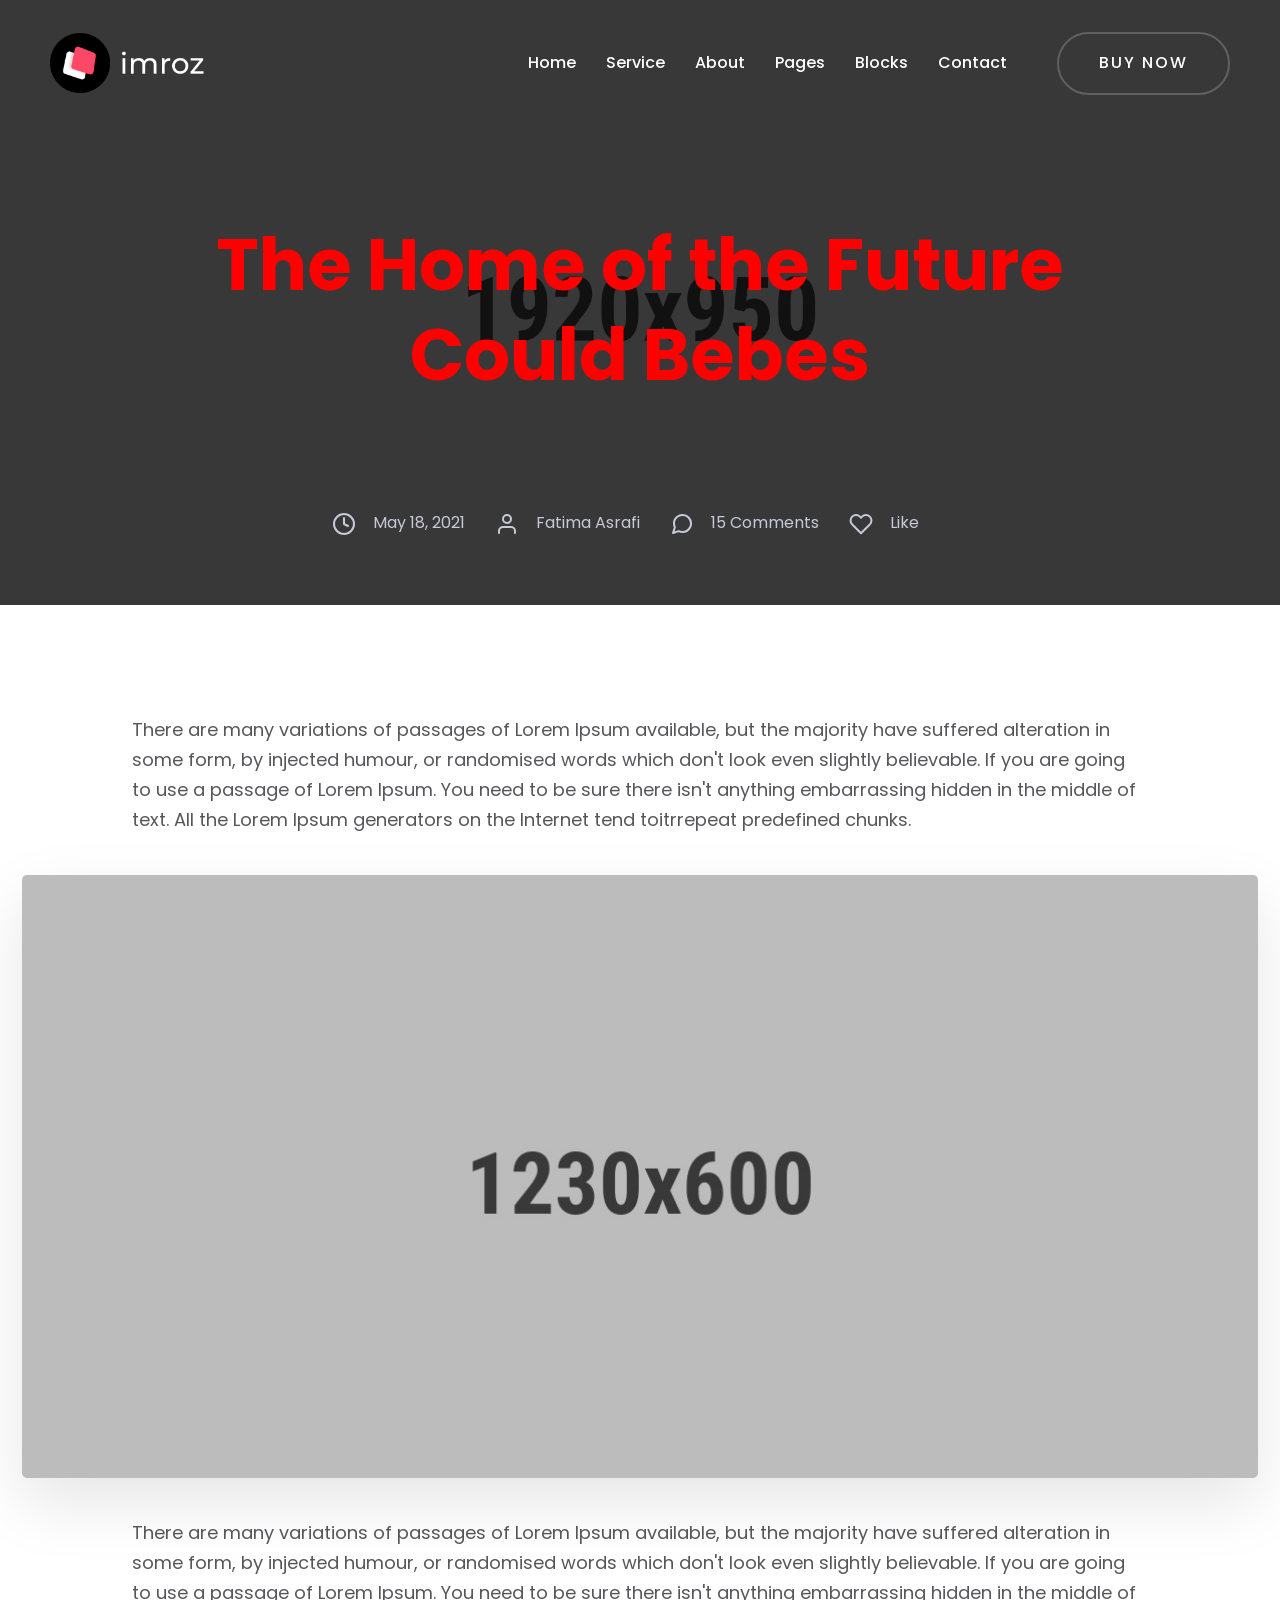
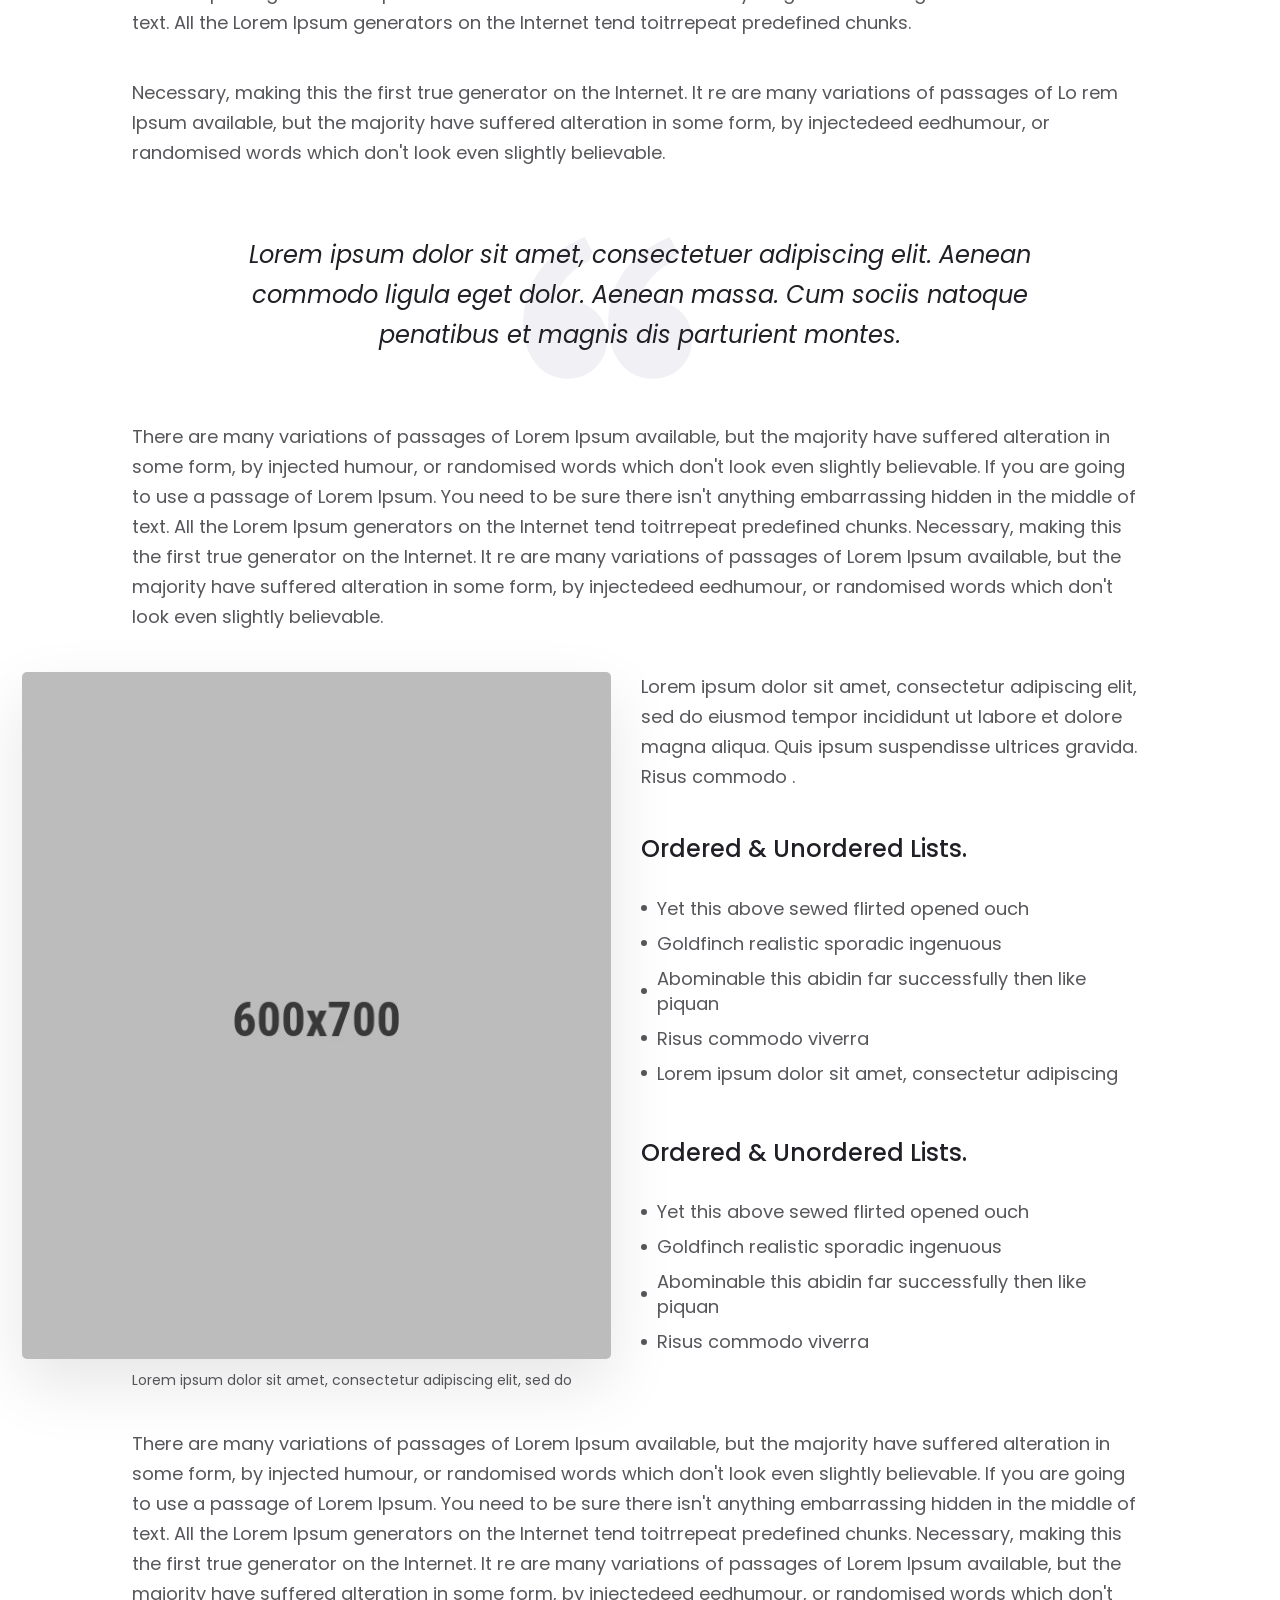
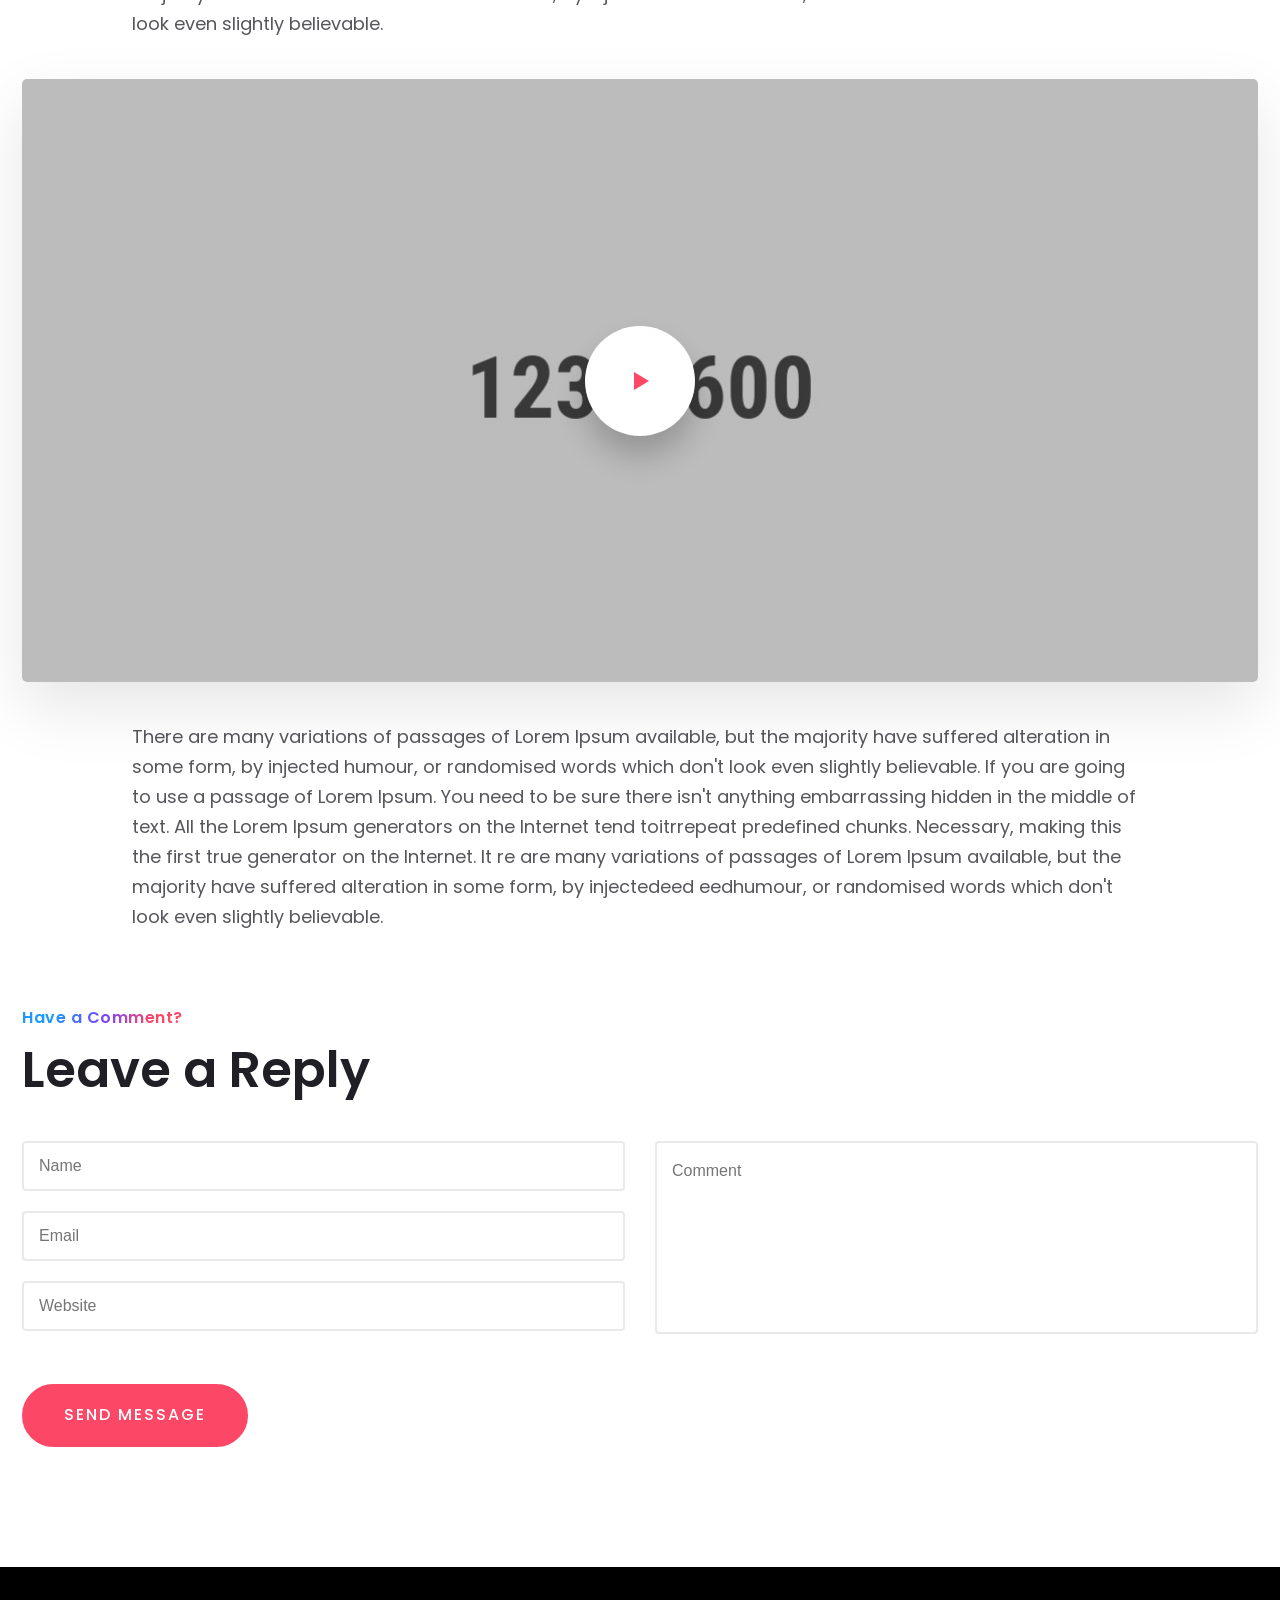
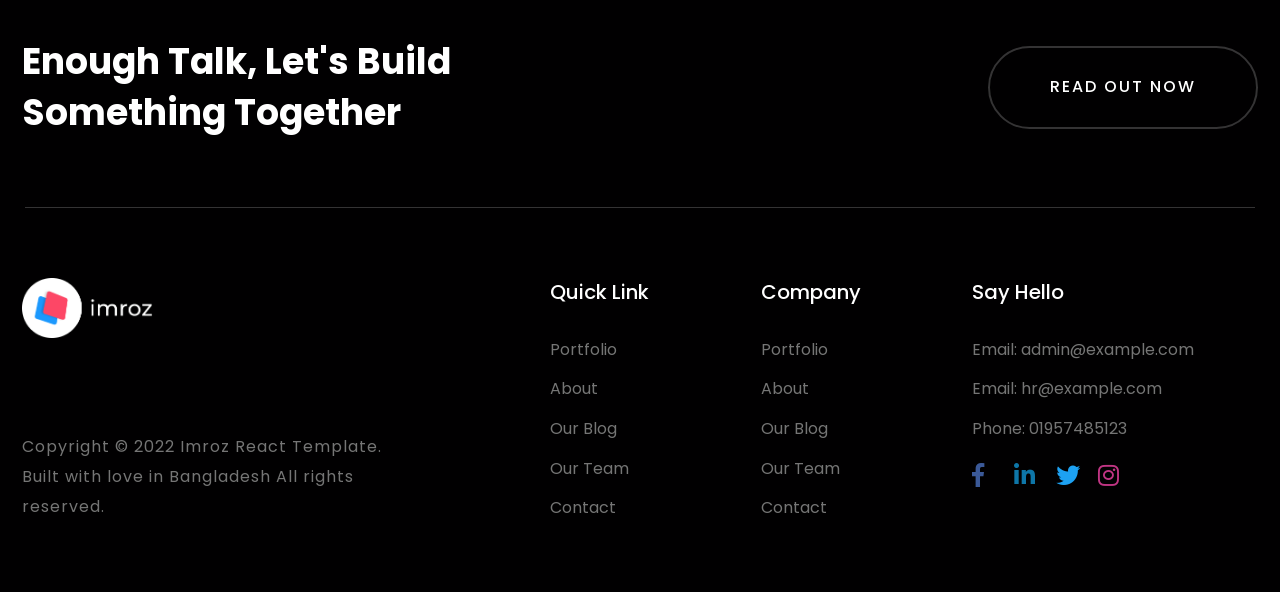
<file: blog-details.html>
<!DOCTYPE html>
<html lang="en">

<head>
    <meta charset="utf-8">
    <meta http-equiv="x-ua-compatible" content="ie=edge">
    <title>Blog Details || Imroz Creative Agency & portfolio Bootstrap Template </title>
    <meta name="robots" content="noindex, follow" />
    <meta name="description" content="">
    <meta name="viewport" content="width=device-width, initial-scale=1, shrink-to-fit=no">
    <!-- Favicon -->
    <link rel="shortcut icon" type="image/x-icon" href="assets/images/favicon.png">

    <!-- CSS Style -->
    <link rel="stylesheet" href="assets/css/vendor/bootstrap.min.css">
    <link rel="stylesheet" href="assets/css/plugins/feature.css">
    <link rel="stylesheet" href="assets/css/vendor/slick.css">
    <link rel="stylesheet" href="assets/css/vendor/slick-theme.css">
    <link rel="stylesheet" href="assets/css/vendor/lightbox.css">
    <link rel="stylesheet" href="assets/css/vendor/fontawesome.css">
    <link rel="stylesheet" href="assets/css/vendor/odometer.css">
    <link rel="stylesheet" href="assets/css/style.css">
</head>


<body>

    <!-- start header Arae -->
    <header class="header-area formobile-menu header--transparent default-color">
        <div class="header-wrapper" id="header-wrapper">
            <div class="header-left">
                <div class="logo"><a href="index.html"><img src="assets/images/logo/logo.png" alt="Digital Agency"></a>
                </div>
            </div>
            <div class="header-right">
                <nav class="mainmenunav d-none d-md-block">
                    <ul class="mainmenu">
                        <li class="has-dropdown">
                            <a href="#">Home</a>
                            <ul class="submenu">
                                <li><a href="index.html">Main Demo</a></li>
                                <li><a href="dark-main-demo.html">Main Demo Dark</a></li>
                                <li><a href="personal-portfolio.html">Personal Portfolio</a></li>
                                <li><a href="interior-landing.html">Interior Landing</a></li>
                                <li><a href="dark-portfolio-landing.html">Portfolio One Page 02</a></li>
                                <li><a href="portfolio-home.html">Minimal Portfolio</a></li>
                                <li><a href="digital-agency.html">Digital Agency</a></li>
                                <li><a href="creative-agency.html">Creative Agency</a></li>
                                <li><a href="corporate-business.html">Corporate Business</a></li>
                                <li><a href="portfolio-landing.html">Portfolio One Page</a></li>
                                <li><a href="creative-landing.html">Creative Agency Landing</a></li>
                                <li><a href="business.html">Business</a></li>
                                <li><a href="designer-portfolio.html">Designer Portfolio</a></li>
                                <li><a href="home-particles.html">Home Particles</a></li>
                                <li><a href="studio-agency.html">Studio Agency</a></li>
                                <li><a href="startup.html">Startup</a></li>
                                <li><a href="creative-portfolio.html">Creative Portfolio</a></li>
                            </ul>
                        </li>
                        <li class="has-dropdown">
                            <a href="#">Service</a>
                            <ul class="submenu">
                                <li><a href="service.html">Service</a></li>
                                <li><a href="service-details.html">Service Details</a></li>
                            </ul>
                        </li>
                        <li><a href="about.html">About</a></li>
                        <li class="has-dropdown">
                            <a href="#">Pages</a>
                            <ul class="submenu">
                                <li><a href="blog.html">Blog List</a></li>
                                <li><a href="blog-details.html">Blog Details</a></li>
                                <li><a href="service.html">Service</a></li>
                                <li><a href="service-details.html">Service Details</a></li>
                                <li><a href="portfolio.html">Portfolio</a></li>
                                <li><a href="portfolio-details.html">Portfolio Details</a></li>
                                <li><a href="404.html">404</a></li>
                            </ul>
                        </li>
                        <li class="has-dropdown"><a href="#">Blocks</a>
                            <ul class="submenu">
                                <li><a href="portfolio.html">Portfolio</a></li>
                                <li><a href="team.html">Team</a></li>
                                <li><a href="service.html">Service</a></li>
                                <li><a href="video-popup.html">Video Popup</a></li>
                                <li><a href="progressbar.html">Progressbar</a></li>
                                <li><a href="gallery.html">Gallery</a></li>
                                <li><a href="counters.html">Counters</a></li>
                                <li><a href="blog.html">Blog List</a></li>
                                <li><a href="clint-logo.html">Clint Logo</a></li>
                                <li><a href="contact-form.html">Contact Form</a></li>
                                <li><a href="google-map.html">Google Map</a></li>
                                <li><a href="columns.html">Columns</a></li>
                                <li><a href="pricing-table.html">Pricing Table</a></li>
                                <li><a href="button.html">Button</a></li>
                            </ul>
                        </li>
                        <li><a href="contact.html">Contact</a></li>
                    </ul>
                </nav>
                <div class="header-btn">
                    <a class="btn-default btn-border btn-opacity" target="_blank" href="https://themeforest.net/checkout/from_item/31904252?license=regular">
                        <span>Buy Now</span>
                    </a>
                </div>
                <div class="humberger-menu d-block d-lg-none pl--20 pl_sm--10">
                    <span class="menutrigger text-white">
                        <i data-feather="menu"></i>
                    </span>
                </div>
            </div>
        </div>
    </header>
    <!-- End header Arae -->
    <!-- Start Popup Menu Area  -->
    <div class="rn-popup-mobile-menu d-block d-lg-none">
        <div class="inner">
            <div class="popup-menu-top">
                <div class="logo">
                    <a href="index.html"><img src="assets/images/logo/logo-symbol-dark.png" alt="imroz"></a>
                </div>
                <div class="close-menu d-block d-lg-none">
                    <span class="closeTrigger">
                    <i data-feather="x"></i>
                </span>
                </div>
            </div>
            <ul class="mainmenu">
                <li class="has-dropdown">
                    <a href="#">Home</a>
                    <ul class="submenu">
                        <li><a href="index.html">Main Demo</a></li>
                        <li><a href="dark-main-demo.html">Main Demo Dark</a></li>
                        <li><a href="personal-portfolio.html">Personal Portfolio</a></li>
                        <li><a href="interior-landing.html">Interior Landing</a></li>
                        <li><a href="dark-portfolio-landing.html">Portfolio One Page 02</a></li>
                        <li><a href="portfolio-home.html">Minimal Portfolio</a></li>
                        <li><a href="digital-agency.html">Digital Agency</a></li>
                        <li><a href="creative-agency.html">Creative Agency</a></li>
                        <li><a href="corporate-business.html">Corporate Business</a></li>
                        <li><a href="portfolio-landing.html">Portfolio One Page</a></li>
                        <li><a href="creative-landing.html">Creative Agency Landing</a></li>
                        <li><a href="business.html">Business</a></li>
                        <li><a href="designer-portfolio.html">Designer Portfolio</a></li>
                        <li><a href="home-particles.html">Home Particles</a></li>
                        <li><a href="studio-agency.html">Studio Agency</a></li>
                        <li><a href="startup.html">Startup</a></li>
                        <li><a href="creative-portfolio.html">Creative Portfolio</a></li>
                    </ul>
                </li>
                <li class="has-dropdown">
                    <a href="#">Service</a>
                    <ul class="submenu">
                        <li><a href="service.html">Service</a></li>
                        <li><a href="service-details.html">Service Details</a></li>
                    </ul>
                </li>
                <li><a href="about.html">About</a></li>
                <li class="has-dropdown">
                    <a href="#">Pages</a>
                    <ul class="submenu">
                        <li><a href="blog.html">Blog List</a></li>
                        <li><a href="blog-details.html">Blog Details</a></li>
                        <li><a href="service.html">Service</a></li>
                        <li><a href="service-details.html">Service Details</a></li>
                        <li><a href="portfolio.html">Portfolio</a></li>
                        <li><a href="portfolio-details.html">Portfolio Details</a></li>
                        <li><a href="404.html">404</a></li>
                    </ul>
                </li>
                <li class="has-dropdown"><a href="#">Blocks</a>
                    <ul class="submenu">
                        <li><a href="portfolio.html">Portfolio</a></li>
                        <li><a href="team.html">Team</a></li>
                        <li><a href="service.html">Service</a></li>
                        <li><a href="video-popup.html">Video Popup</a></li>
                        <li><a href="progressbar.html">Progressbar</a></li>
                        <li><a href="gallery.html">Gallery</a></li>
                        <li><a href="counters.html">Counters</a></li>
                        <li><a href="blog.html">Blog List</a></li>
                        <li><a href="clint-logo.html">Clint Logo</a></li>
                        <li><a href="contact-form.html">Contact Form</a></li>
                        <li><a href="google-map.html">Google Map</a></li>
                        <li><a href="columns.html">Columns</a></li>
                        <li><a href="pricing-table.html">Pricing Table</a></li>
                        <li><a href="button.html">Button</a></li>
                    </ul>
                </li>
                <li><a href="contact.html">Contact</a></li>
            </ul>
        </div>
    </div>
    <!-- End Popup Menu Area  -->

    <!-- Slider area -->
    <div class="rn-page-title-area pt--120 pb--190 bg_image bg_image--27" data-black-overlay="7">
        <div class="container">
            <div class="row">
                <div class="col-lg-12">
                    <div class="blog-single-page-title text-center pt--100">
                        <h2 class="title theme-gradient">The Home of the Future <br> Could Bebes</h2>
                        <ul class="blog-meta d-flex justify-content-center align-items-center">
                            <li><i data-feather="clock"></i> May 18, 2021</li>
                            <li> <i data-feather="user"></i> Fatima Asrafi</li>
                            <li> <i data-feather="message-circle"></i> 15 Comments</li>
                            <li> <i data-feather="heart"></i> Like</li>
                        </ul>
                    </div>
                </div>
            </div>
        </div>
    </div>
    <!-- Slider area End -->

    <!-- DEtails Area -->
    <div class="rn-blog-details pt--110 pb--70 bg_color--1">
        <div class="container">
            <div class="row">
                <div class="col-lg-12">
                    <div class="inner-wrapper">
                        <div class="inner">
                            <p>There are many variations of passages of Lorem Ipsum available, but the majority have
                                suffered alteration in some form, by injected humour, or randomised words which don't
                                look even slightly believable. If you are going to use a passage of Lorem Ipsum. You
                                need to be sure there isn't anything embarrassing hidden in the middle of text. All the
                                Lorem Ipsum generators on the Internet tend toitrrepeat predefined chunks. </p>
                            <div class="thumbnail"><img src="assets/images/blog/bl-big-01.jpg" alt="Blog Images"></div>
                            <p class="mt--40">There are many variations of passages of Lorem Ipsum available, but the
                                majority have suffered alteration in some form, by injected humour, or randomised words
                                which don't look even slightly believable. If you are going to use a passage of Lorem
                                Ipsum. You need to be sure there isn't anything embarrassing hidden in the middle of
                                text. All the Lorem Ipsum generators on the Internet tend toitrrepeat predefined chunks.
                            </p>
                            <p>Necessary, making this the first true generator on the Internet. It re are many
                                variations of passages of Lo rem Ipsum available, but the majority have suffered
                                alteration in some form, by injectedeed eedhumour, or randomised words which don't look
                                even slightly believable.</p>
                            <blockquote class="rn-blog-quote">Lorem ipsum dolor sit amet, consectetuer adipiscing elit.
                                Aenean commodo ligula eget dolor. Aenean massa. Cum sociis natoque penatibus et magnis
                                dis parturient montes.</blockquote>
                            <p>There are many variations of passages of Lorem Ipsum available, but the majority have
                                suffered alteration in some form, by injected humour, or randomised words which don't
                                look even slightly believable. If you are going to use a passage of Lorem Ipsum. You
                                need to be sure there isn't anything embarrassing hidden in the middle of text. All the
                                Lorem Ipsum generators on the Internet tend toitrrepeat predefined chunks. Necessary,
                                making this the first true generator on the Internet. It re are many variations of
                                passages of Lorem Ipsum available, but the majority have suffered alteration in some
                                form, by injectedeed eedhumour, or randomised words which don't look even slightly
                                believable.</p>
                            <div class="blog-single-list-wrapper d-flex flex-wrap">
                                <div class="thumbnail"><img class="w-100" src="assets/images/blog/blog-single-01.jpg" alt="BLog Images"><span>Lorem ipsum dolor sit amet, consectetur adipiscing elit,
                                        sed do</span></div>
                                <div class="content">
                                    <p>Lorem ipsum dolor sit amet, consectetur adipiscing elit, sed do eiusmod tempor
                                        incididunt ut labore et dolore magna aliqua. Quis ipsum suspendisse ultrices
                                        gravida. Risus commodo .</p>
                                    <h4 class="title">Ordered &amp; Unordered Lists.</h4>
                                    <ul class="list-style">
                                        <li>Yet this above sewed flirted opened ouch</li>
                                        <li>Goldfinch realistic sporadic ingenuous</li>
                                        <li>Abominable this abidin far successfully then like piquan</li>
                                        <li>Risus commodo viverra</li>
                                        <li>Lorem ipsum dolor sit amet, consectetur adipiscing</li>
                                    </ul>
                                    <h4 class="title">Ordered &amp; Unordered Lists.</h4>
                                    <ul class="list-style">
                                        <li>Yet this above sewed flirted opened ouch</li>
                                        <li>Goldfinch realistic sporadic ingenuous</li>
                                        <li>Abominable this abidin far successfully then like piquan</li>
                                        <li>Risus commodo viverra</li>
                                    </ul>
                                </div>
                            </div>
                            <p class="mt--25 mt_sm--5">There are many variations of passages of Lorem Ipsum available,
                                but the majority have suffered alteration in some form, by injected humour, or
                                randomised words which don't look even slightly believable. If you are going to use a
                                passage of Lorem Ipsum. You need to be sure there isn't anything embarrassing hidden in
                                the middle of text. All the Lorem Ipsum generators on the Internet tend toitrrepeat
                                predefined chunks. Necessary, making this the first true generator on the Internet. It
                                re are many variations of passages of Lorem Ipsum available, but the majority have
                                suffered alteration in some form, by injectedeed eedhumour, or randomised words which
                                don't look even slightly believable.</p>
                            <div class="video-wrapper position-relative mb--40">
                                <div class="thumbnail"><img src="assets/images/blog/bl-big-01.jpg" alt="Blog Images">
                                </div><a href="https://www.youtube.com/watch?v=ZOoVOfieAF8" class="play__btn video-popup position-top-center"><span
                                        class="play-icon"></span></a>
                            </div>
                            <p class="mb--0">There are many variations of passages of Lorem Ipsum available, but the
                                majority have suffered alteration in some form, by injected humour, or randomised words
                                which don't look even slightly believable. If you are going to use a passage of Lorem
                                Ipsum. You need to be sure there isn't anything embarrassing hidden in the middle of
                                text. All the Lorem Ipsum generators on the Internet tend toitrrepeat predefined chunks.
                                Necessary, making this the first true generator on the Internet. It re are many
                                variations of passages of Lorem Ipsum available, but the majority have suffered
                                alteration in some form, by injectedeed eedhumour, or randomised words which don't look
                                even slightly believable.</p>
                        </div>
                    </div>
                </div>
            </div>
        </div>
    </div>
    <!-- DEtails Area ENd -->

    <!-- contact area -->
    <div class="blog-comment-form pb--120 bg_color--1">
        <div class="container">
            <div class="row">
                <div class="col-lg-12">
                    <div class="inner">
                        <div class="section-title"><span class="subtitle">Have a Comment?</span>
                            <h2 class="title">Leave a Reply</h2>
                        </div>
                        <form class="mt--40" action="#">
                            <div class="row">
                                <div class="col-lg-6 col-md-12 col-12">
                                    <div class="rnform-group"><input type="text" placeholder="Name"></div>
                                    <div class="rnform-group"><input type="email" placeholder="Email"></div>
                                    <div class="rnform-group"><input type="text" placeholder="Website"></div>
                                </div>
                                <div class="col-lg-6 col-md-12 col-12">
                                    <div class="rnform-group"><textarea placeholder="Comment"></textarea>
                                    </div>
                                </div>
                                <div class="col-lg-12">
                                    <div class="blog-btn mt--30"><a class="btn-default" href="blog-details.html"><span>SEND
                                                MESSAGE</span></a></div>
                                </div>
                            </div>
                        </form>
                    </div>
                </div>
            </div>
        </div>
    </div>
    <!-- contact area End -->
    <!-- start footer area -->
    <footer class="footer-area footer-style-01 bg_color--6">
        <div class="im-call-to-action-area ptb--70 im-separator">
            <div class="container">
                <div class="row align-items-center">
                    <div class="col-lg-8 col-xl-6 col-md-12 col-sm-12 col-12">
                        <div class="inner">
                            <h2 class="text-white mb--0">Enough Talk, Let's Build Something Together</h2>
                        </div>
                    </div>
                    <div class="col-lg-4 col-xl-4 offset-xl-2 col-md-12 col-sm-12 col-12">
                        <div class="call-to-cation-tbn text-start text-lg-end mt_md--20 mt_sm--20">
                            <a class="btn-default btn-large btn-border btn-opacity" href="#button">Read Out Now</a>
                        </div>
                    </div>
                </div>
            </div>
        </div>
        <div class="footer-wrapper ptb--70">
            <div class="container">
                <div class="row">
                    <div class="col-lg-4 col-md-6 col-sm-6 col-12">
                        <div class="ft-text">
                            <div class="logo">
                                <a href="index.html">
                                    <img src="assets/images/logo/logo-light.png" alt="Digital Agency">
                                </a>
                            </div>
                            <p>Copyright © 2022 <a href="index.html">Imroz</a> React Template. Built with love in Bangladesh All
                                rights reserved.</p>
                        </div>
                    </div>
                    <div class="col-lg-2 col-xl-2 offset-xl-1 col-md-6 col-sm-6 col-12 mt_mobile--40">
                        <div class="footer-link">
                            <h4>Quick Link</h4>
                            <ul class="ft-link">
                                <li>
                                    <a href="portfolio.html">Portfolio</a>
                                </li>
                                <li>
                                    <a href="about.html">About</a>
                                </li>
                                <li>
                                    <a href="blog.html">Our Blog</a>
                                </li>
                                <li>
                                    <a href="team.html">Our Team</a>
                                </li>
                                <li>
                                    <a href="contact.html">Contact</a>
                                </li>
                            </ul>
                        </div>
                    </div>
                    <div class="col-lg-2 col-md-6 col-sm-6 col-12 mt_md--40 mt_sm--40">
                        <div class="footer-link">
                            <h4>Company</h4>
                            <ul class="ft-link">
                                <li>
                                    <a href="portfolio.html">Portfolio</a>
                                </li>
                                <li>
                                    <a href="about.html">About</a>
                                </li>
                                <li>
                                    <a href="blog.html">Our Blog</a>
                                </li>
                                <li>
                                    <a href="team.html">Our Team</a>
                                </li>
                                <li>
                                    <a href="contact.html">Contact</a>
                                </li>
                            </ul>
                        </div>
                    </div>
                    <div class="col-lg-3 col-md-6 col-sm-6 col-12 mt_md--40 mt_sm--40">
                        <div class="footer-link">
                            <h4>Say Hello</h4>
                            <ul class="ft-link">
                                <li>Email: <a href="mailto:admin@example.com">admin@example.com</a></li>
                                <li>Email: <a href="mailto:hr@example.com">hr@example.com</a></li>
                                <li>Phone: <a href="mailto:hr@example.com">01957485123</a></li>
                            </ul>
                            <div class="social-share-inner mt--20">
                                <ul class="social-share social-style--2 d-flex justify-content-start liststyle">
                                    <li><a href="#"><i class="fab fa-facebook-f"></i></a></li>
                                    <li><a href="#"><i class="fab fa-linkedin-in"></i></a></li>
                                    <li><a href="#"><i class="fab fa-twitter"></i></a></li>
                                    <li><a href="#"><i class="fab fa-instagram"></i></a></li>
                                </ul>
                            </div>
                        </div>
                    </div>
                </div>
            </div>
        </div>
    </footer>
    <!-- End footer area -->
    <!-- Start Top To Bottom Area  -->
    <div class="rn-progress-parent">
        <svg class="rn-back-circle svg-inner" width="100%" height="100%" viewBox="-1 -1 102 102">
            <path d="M50,1 a49,49 0 0,1 0,98 a49,49 0 0,1 0,-98" />
        </svg>
    </div>
    <!-- End Top To Bottom Area  -->

    <!-- js  
======================================-->
    <!-- modernizer JS -->
    <script src="assets/js/vendor/modernizer.min.js"></script>
    <!-- jquery JS -->
    <script src="assets/js/vendor/jquery.js"></script>
    <!-- Bootstrap JS -->
    <script src="assets/js/vendor/bootstrap.min.js"></script>
    <script src="assets/js/vendor/avoid-console.js"></script>
    <script src="assets/js/vendor/feather.js"></script>
    <script src="assets/js/vendor/slick.min.js"></script>
    <script src="assets/js/vendor/video.js"></script>
    <script src="assets/js/vendor/masonry.js"></script>
    <script src="assets/js/vendor/lightbox.js"></script>
    <script src="assets/js/vendor/particles.js"></script>
    <script src="assets/js/vendor/backtotop.js"></script>
    <script src="assets/js/vendor/odometer.js"></script>
    <script src="assets/js/vendor/jquery-appear.js"></script>
    <script src="assets/js/vendor/jquery-one-page-nav.js"></script>
    <script src="assets/js/vendor/wow.js"></script>

    <!-- main JS -->
    <script src="assets/js/main.js"></script>
</body>

</html>
</file>
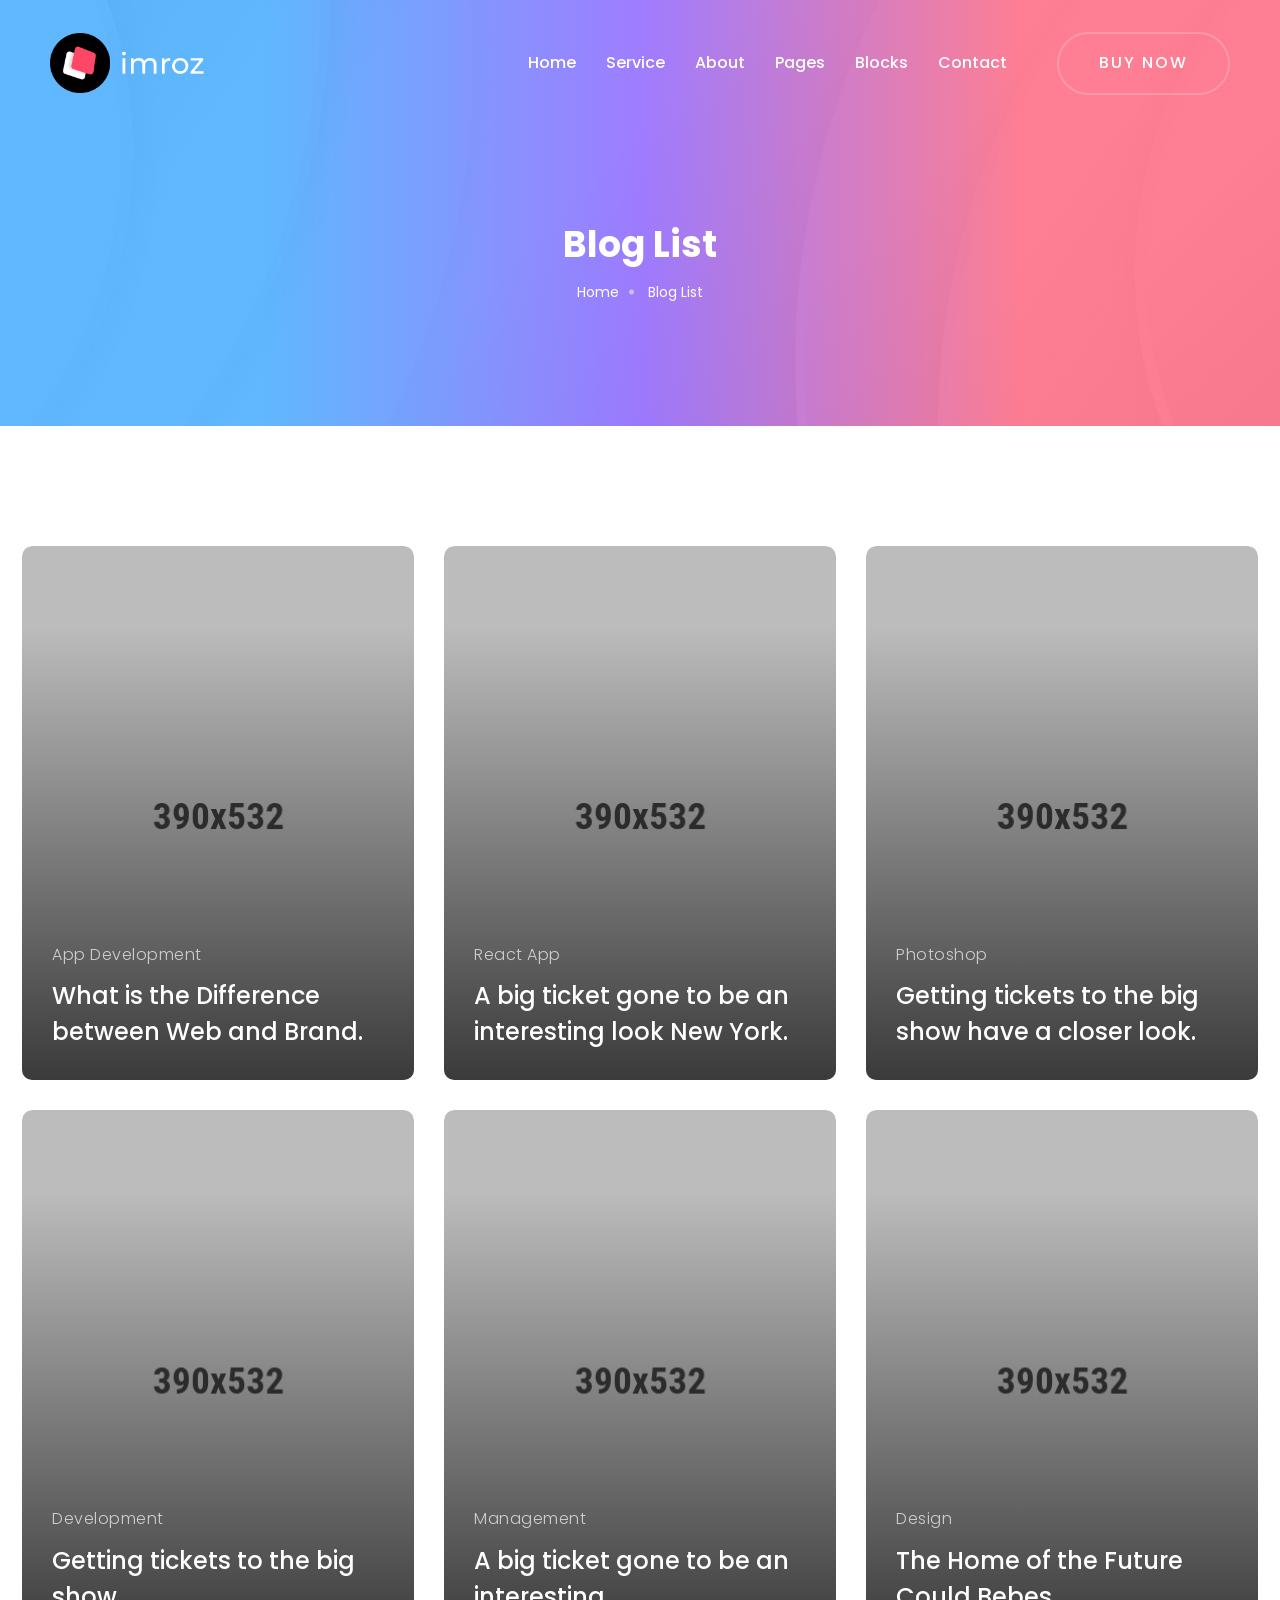
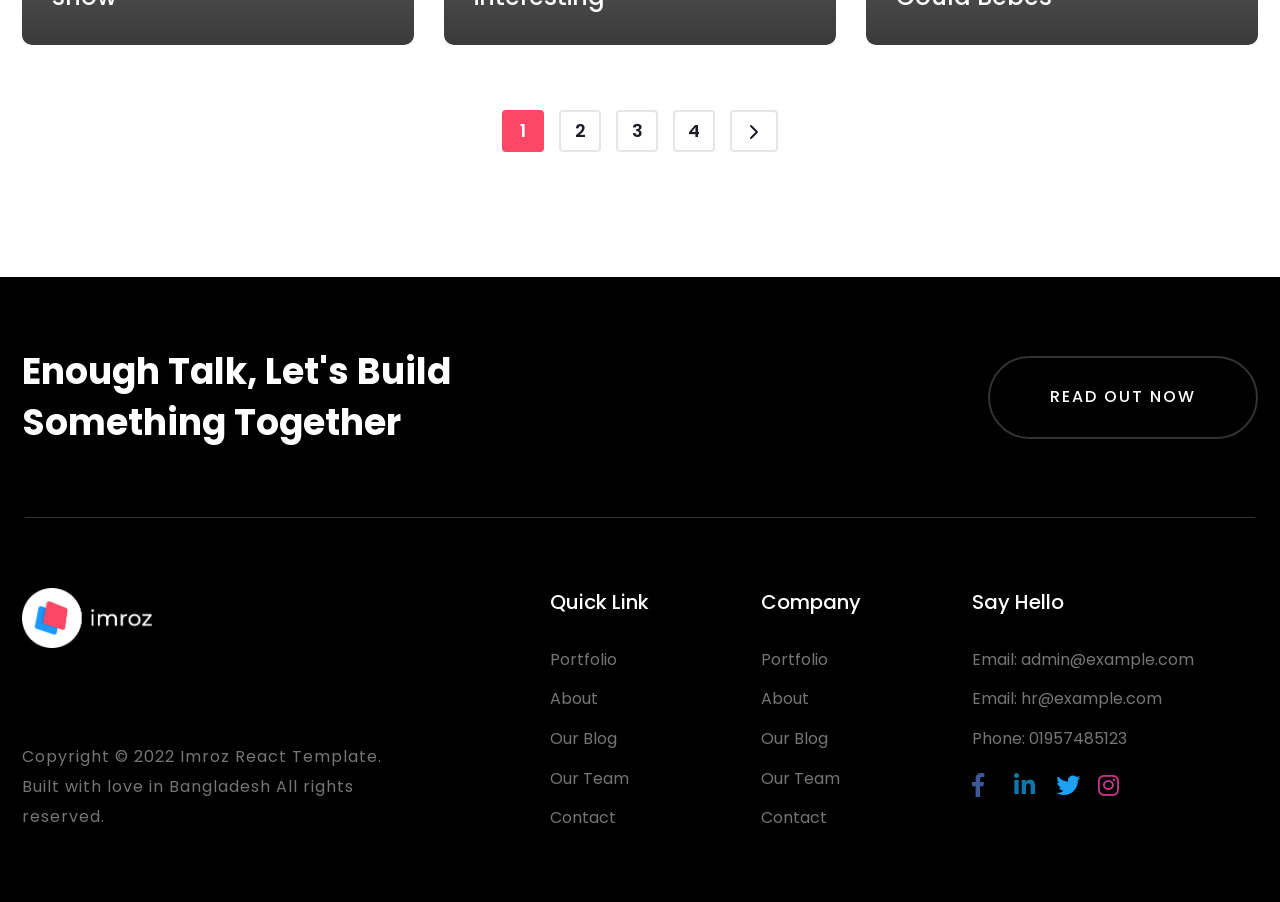
<file: blog.html>
<!DOCTYPE html>
<html lang="en">

<head>
    <meta charset="utf-8">
    <meta http-equiv="x-ua-compatible" content="ie=edge">
    <title>Blog || Imroz Creative Agency & portfolio Bootstrap Template </title>
    <meta name="robots" content="noindex, follow" />
    <meta name="description" content="">
    <meta name="viewport" content="width=device-width, initial-scale=1, shrink-to-fit=no">
    <!-- Favicon -->
    <link rel="shortcut icon" type="image/x-icon" href="assets/images/favicon.png">

    <!-- CSS Style -->
    <link rel="stylesheet" href="assets/css/vendor/bootstrap.min.css">
    <link rel="stylesheet" href="assets/css/plugins/feature.css">
    <link rel="stylesheet" href="assets/css/vendor/slick.css">
    <link rel="stylesheet" href="assets/css/vendor/slick-theme.css">
    <link rel="stylesheet" href="assets/css/vendor/lightbox.css">
    <link rel="stylesheet" href="assets/css/vendor/fontawesome.css">
    <link rel="stylesheet" href="assets/css/vendor/odometer.css">
    <link rel="stylesheet" href="assets/css/style.css">
</head>


<body>

    <!-- start header Arae -->
    <header class="header-area formobile-menu header--transparent default-color">
        <div class="header-wrapper" id="header-wrapper">
            <div class="header-left">
                <div class="logo"><a href="index.html"><img src="assets/images/logo/logo.png" alt="Digital Agency"></a>
                </div>
            </div>
            <div class="header-right">
                <nav class="mainmenunav d-none d-md-block">
                    <ul class="mainmenu">
                        <li class="has-dropdown">
                            <a href="#">Home</a>
                            <ul class="submenu">
                                <li><a href="index.html">Main Demo</a></li>
                                <li><a href="dark-main-demo.html">Main Demo Dark</a></li>
                                <li><a href="personal-portfolio.html">Personal Portfolio</a></li>
                                <li><a href="interior-landing.html">Interior Landing</a></li>
                                <li><a href="dark-portfolio-landing.html">Portfolio One Page 02</a></li>
                                <li><a href="portfolio-home.html">Minimal Portfolio</a></li>
                                <li><a href="digital-agency.html">Digital Agency</a></li>
                                <li><a href="creative-agency.html">Creative Agency</a></li>
                                <li><a href="corporate-business.html">Corporate Business</a></li>
                                <li><a href="portfolio-landing.html">Portfolio One Page</a></li>
                                <li><a href="creative-landing.html">Creative Agency Landing</a></li>
                                <li><a href="business.html">Business</a></li>
                                <li><a href="designer-portfolio.html">Designer Portfolio</a></li>
                                <li><a href="home-particles.html">Home Particles</a></li>
                                <li><a href="studio-agency.html">Studio Agency</a></li>
                                <li><a href="startup.html">Startup</a></li>
                                <li><a href="creative-portfolio.html">Creative Portfolio</a></li>
                            </ul>
                        </li>
                        <li class="has-dropdown">
                            <a href="#">Service</a>
                            <ul class="submenu">
                                <li><a href="service.html">Service</a></li>
                                <li><a href="service-details.html">Service Details</a></li>
                            </ul>
                        </li>
                        <li><a href="about.html">About</a></li>
                        <li class="has-dropdown">
                            <a href="#">Pages</a>
                            <ul class="submenu">
                                <li><a href="blog.html">Blog List</a></li>
                                <li><a href="blog-details.html">Blog Details</a></li>
                                <li><a href="service.html">Service</a></li>
                                <li><a href="service-details.html">Service Details</a></li>
                                <li><a href="portfolio.html">Portfolio</a></li>
                                <li><a href="portfolio-details.html">Portfolio Details</a></li>
                                <li><a href="404.html">404</a></li>
                            </ul>
                        </li>
                        <li class="has-dropdown"><a href="#">Blocks</a>
                            <ul class="submenu">
                                <li><a href="portfolio.html">Portfolio</a></li>
                                <li><a href="team.html">Team</a></li>
                                <li><a href="service.html">Service</a></li>
                                <li><a href="video-popup.html">Video Popup</a></li>
                                <li><a href="progressbar.html">Progressbar</a></li>
                                <li><a href="gallery.html">Gallery</a></li>
                                <li><a href="counters.html">Counters</a></li>
                                <li><a href="blog.html">Blog List</a></li>
                                <li><a href="clint-logo.html">Clint Logo</a></li>
                                <li><a href="contact-form.html">Contact Form</a></li>
                                <li><a href="google-map.html">Google Map</a></li>
                                <li><a href="columns.html">Columns</a></li>
                                <li><a href="pricing-table.html">Pricing Table</a></li>
                                <li><a href="button.html">Button</a></li>
                            </ul>
                        </li>
                        <li><a href="contact.html">Contact</a></li>
                    </ul>
                </nav>
                <div class="header-btn">
                    <a class="btn-default btn-border btn-opacity" target="_blank" href="https://themeforest.net/checkout/from_item/31904252?license=regular">
                        <span>Buy Now</span>
                    </a>
                </div>
                <div class="humberger-menu d-block d-lg-none pl--20 pl_sm--10">
                    <span class="menutrigger text-white">
                        <i data-feather="menu"></i>
                    </span>
                </div>
            </div>
        </div>
    </header>
    <!-- End header Arae -->
    <!-- Start Popup Menu Area  -->
    <div class="rn-popup-mobile-menu d-block d-lg-none">
        <div class="inner">
            <div class="popup-menu-top">
                <div class="logo">
                    <a href="index.html"><img src="assets/images/logo/logo-symbol-dark.png" alt="imroz"></a>
                </div>
                <div class="close-menu d-block d-lg-none">
                    <span class="closeTrigger">
                    <i data-feather="x"></i>
                </span>
                </div>
            </div>
            <ul class="mainmenu">
                <li class="has-dropdown">
                    <a href="#">Home</a>
                    <ul class="submenu">
                        <li><a href="index.html">Main Demo</a></li>
                        <li><a href="dark-main-demo.html">Main Demo Dark</a></li>
                        <li><a href="personal-portfolio.html">Personal Portfolio</a></li>
                        <li><a href="interior-landing.html">Interior Landing</a></li>
                        <li><a href="dark-portfolio-landing.html">Portfolio One Page 02</a></li>
                        <li><a href="portfolio-home.html">Minimal Portfolio</a></li>
                        <li><a href="digital-agency.html">Digital Agency</a></li>
                        <li><a href="creative-agency.html">Creative Agency</a></li>
                        <li><a href="corporate-business.html">Corporate Business</a></li>
                        <li><a href="portfolio-landing.html">Portfolio One Page</a></li>
                        <li><a href="creative-landing.html">Creative Agency Landing</a></li>
                        <li><a href="business.html">Business</a></li>
                        <li><a href="designer-portfolio.html">Designer Portfolio</a></li>
                        <li><a href="home-particles.html">Home Particles</a></li>
                        <li><a href="studio-agency.html">Studio Agency</a></li>
                        <li><a href="startup.html">Startup</a></li>
                        <li><a href="creative-portfolio.html">Creative Portfolio</a></li>
                    </ul>
                </li>
                <li class="has-dropdown">
                    <a href="#">Service</a>
                    <ul class="submenu">
                        <li><a href="service.html">Service</a></li>
                        <li><a href="service-details.html">Service Details</a></li>
                    </ul>
                </li>
                <li><a href="about.html">About</a></li>
                <li class="has-dropdown">
                    <a href="#">Pages</a>
                    <ul class="submenu">
                        <li><a href="blog.html">Blog List</a></li>
                        <li><a href="blog-details.html">Blog Details</a></li>
                        <li><a href="service.html">Service</a></li>
                        <li><a href="service-details.html">Service Details</a></li>
                        <li><a href="portfolio.html">Portfolio</a></li>
                        <li><a href="portfolio-details.html">Portfolio Details</a></li>
                        <li><a href="404.html">404</a></li>
                    </ul>
                </li>
                <li class="has-dropdown"><a href="#">Blocks</a>
                    <ul class="submenu">
                        <li><a href="portfolio.html">Portfolio</a></li>
                        <li><a href="team.html">Team</a></li>
                        <li><a href="service.html">Service</a></li>
                        <li><a href="video-popup.html">Video Popup</a></li>
                        <li><a href="progressbar.html">Progressbar</a></li>
                        <li><a href="gallery.html">Gallery</a></li>
                        <li><a href="counters.html">Counters</a></li>
                        <li><a href="blog.html">Blog List</a></li>
                        <li><a href="clint-logo.html">Clint Logo</a></li>
                        <li><a href="contact-form.html">Contact Form</a></li>
                        <li><a href="google-map.html">Google Map</a></li>
                        <li><a href="columns.html">Columns</a></li>
                        <li><a href="pricing-table.html">Pricing Table</a></li>
                        <li><a href="button.html">Button</a></li>
                    </ul>
                </li>
                <li><a href="contact.html">Contact</a></li>
            </ul>
        </div>
    </div>
    <!-- End Popup Menu Area  -->

    <!-- Start BreadCrumb Area -->
    <div class="breadcrumb-area rn-bg-color ptb--120 bg_image bg_image--1">
        <div class="container">
            <div class="row">
                <div class="col-lg-12">
                    <div class="breadcrumb-inner pt--100">
                        <h2 class="title">Blog List</h2>
                        <ul class="page-list">
                            <li class="rn-breadcrumb-item"><a href="index.html">Home</a></li>
                            <li class="rn-breadcrumb-item active">Blog List</li>
                        </ul>
                    </div>
                </div>
            </div>
        </div>
    </div>
    <!-- End BreadCrumb Area -->

    <!-- Blog -->
    <div class="rn-blog-area ptb--120 bg_color--1">
        <div class="container">
            <div class="row mt_dec--30">
                <div class="col-lg-4 col-md-6 col-sm-6 col-12 mt--30">
                    <div class="im_box">
                        <div class="thumbnail"><a href="blog-details.html"><img class="w-100" src="assets/images/blog/blog-01.jpg" alt="Blog Images"></a></div>
                        <div class="content">
                            <div class="inner">
                                <div class="content_heading">
                                    <div class="category_list"><a href="/portfolio-details">App Development</a></div>
                                    <h4 class="title"><a href="blog-details.html">What is the Difference between Web and
                                            Brand.</a></h4>
                                </div>
                                <div class="content_footer"><a class="rn-btn btn-opacity" href="blog-details.html">Read
                                        More</a></div>
                            </div><a class="transparent_link" href="blog-details.html"></a>
                        </div>
                    </div>
                </div>
                <div class="col-lg-4 col-md-6 col-sm-6 col-12 mt--30">
                    <div class="im_box">
                        <div class="thumbnail"><a href="blog-details.html"><img class="w-100" src="assets/images/blog/blog-02.jpg" alt="Blog Images"></a></div>
                        <div class="content">
                            <div class="inner">
                                <div class="content_heading">
                                    <div class="category_list"><a href="/portfolio-details">React App</a></div>
                                    <h4 class="title"><a href="blog-details.html">A big ticket gone to be an interesting
                                            look New York.</a></h4>
                                </div>
                                <div class="content_footer"><a class="rn-btn btn-opacity" href="blog-details.html">Read
                                        More</a></div>
                            </div><a class="transparent_link" href="blog-details.html"></a>
                        </div>
                    </div>
                </div>
                <div class="col-lg-4 col-md-6 col-sm-6 col-12 mt--30">
                    <div class="im_box">
                        <div class="thumbnail"><a href="blog-details.html"><img class="w-100" src="assets/images/blog/blog-03.jpg" alt="Blog Images"></a></div>
                        <div class="content">
                            <div class="inner">
                                <div class="content_heading">
                                    <div class="category_list"><a href="/portfolio-details">Photoshop</a></div>
                                    <h4 class="title"><a href="blog-details.html">Getting tickets to the big show have a
                                            closer look.</a></h4>
                                </div>
                                <div class="content_footer"><a class="rn-btn btn-opacity" href="blog-details.html">Read
                                        More</a></div>
                            </div><a class="transparent_link" href="blog-details.html"></a>
                        </div>
                    </div>
                </div>
                <div class="col-lg-4 col-md-6 col-sm-6 col-12 mt--30">
                    <div class="im_box">
                        <div class="thumbnail"><a href="blog-details.html"><img class="w-100" src="assets/images/blog/blog-04.jpg" alt="Blog Images"></a></div>
                        <div class="content">
                            <div class="inner">
                                <div class="content_heading">
                                    <div class="category_list"><a href="/portfolio-details">Development</a></div>
                                    <h4 class="title"><a href="blog-details.html"> Getting tickets to the big show</a></h4>
                                </div>
                                <div class="content_footer"><a class="rn-btn btn-opacity" href="blog-details.html">Read
                                        More</a></div>
                            </div><a class="transparent_link" href="blog-details.html"></a>
                        </div>
                    </div>
                </div>
                <div class="col-lg-4 col-md-6 col-sm-6 col-12 mt--30">
                    <div class="im_box">
                        <div class="thumbnail"><a href="blog-details.html"><img class="w-100" src="assets/images/blog/blog-05.jpg" alt="Blog Images"></a></div>
                        <div class="content">
                            <div class="inner">
                                <div class="content_heading">
                                    <div class="category_list"><a href="/portfolio-details">Management</a></div>
                                    <h4 class="title"><a href="blog-details.html">A big ticket gone to be an interesting
                                        </a></h4>
                                </div>
                                <div class="content_footer"><a class="rn-btn btn-opacity" href="blog-details.html">Read
                                        More</a></div>
                            </div><a class="transparent_link" href="blog-details.html"></a>
                        </div>
                    </div>
                </div>
                <div class="col-lg-4 col-md-6 col-sm-6 col-12 mt--30">
                    <div class="im_box">
                        <div class="thumbnail"><a href="blog-details.html"><img class="w-100" src="assets/images/blog/blog-06.jpg" alt="Blog Images"></a></div>
                        <div class="content">
                            <div class="inner">
                                <div class="content_heading">
                                    <div class="category_list"><a href="/portfolio-details">Design</a></div>
                                    <h4 class="title"><a href="blog-details.html">The Home of the Future Could Bebes</a>
                                    </h4>
                                </div>
                                <div class="content_footer"><a class="rn-btn btn-opacity" href="blog-details.html">Read
                                        More</a></div>
                            </div><a class="transparent_link" href="blog-details.html"></a>
                        </div>
                    </div>
                </div>
            </div>
            <div class="row mt--60">
                <div class="col-lg-12">
                    <div class="rn-pagination text-center">
                        <ul class="page-list">
                            <li class="active"><a href="blog.html">1</a></li>
                            <li><a href="blog.html">2</a></li>
                            <li><a href="blog.html">3</a></li>
                            <li><a href="blog.html">4</a></li>
                            <li><a href="blog.html">
                                    <i data-feather="chevron-right"></i>
                                </a>
                            </li>
                        </ul>
                    </div>
                </div>
            </div>
        </div>
    </div>
    <!-- Blog End -->

    <!-- start footer area -->
    <footer class="footer-area footer-style-01 bg_color--6">
        <div class="im-call-to-action-area ptb--70 im-separator">
            <div class="container">
                <div class="row align-items-center">
                    <div class="col-lg-8 col-xl-6 col-md-12 col-sm-12 col-12">
                        <div class="inner">
                            <h2 class="text-white mb--0">Enough Talk, Let's Build Something Together</h2>
                        </div>
                    </div>
                    <div class="col-lg-4 col-xl-4 offset-xl-2 col-md-12 col-sm-12 col-12">
                        <div class="call-to-cation-tbn text-start text-lg-end mt_md--20 mt_sm--20">
                            <a class="btn-default btn-large btn-border btn-opacity" href="#button">Read Out Now</a>
                        </div>
                    </div>
                </div>
            </div>
        </div>
        <div class="footer-wrapper ptb--70">
            <div class="container">
                <div class="row">
                    <div class="col-lg-4 col-md-6 col-sm-6 col-12">
                        <div class="ft-text">
                            <div class="logo">
                                <a href="index.html">
                                    <img src="assets/images/logo/logo-light.png" alt="Digital Agency">
                                </a>
                            </div>
                            <p>Copyright © 2022 <a href="index.html">Imroz</a> React Template. Built with love in Bangladesh All
                                rights reserved.</p>
                        </div>
                    </div>
                    <div class="col-lg-2 col-xl-2 offset-xl-1 col-md-6 col-sm-6 col-12 mt_mobile--40">
                        <div class="footer-link">
                            <h4>Quick Link</h4>
                            <ul class="ft-link">
                                <li>
                                    <a href="portfolio.html">Portfolio</a>
                                </li>
                                <li>
                                    <a href="about.html">About</a>
                                </li>
                                <li>
                                    <a href="blog.html">Our Blog</a>
                                </li>
                                <li>
                                    <a href="team.html">Our Team</a>
                                </li>
                                <li>
                                    <a href="contact.html">Contact</a>
                                </li>
                            </ul>
                        </div>
                    </div>
                    <div class="col-lg-2 col-md-6 col-sm-6 col-12 mt_md--40 mt_sm--40">
                        <div class="footer-link">
                            <h4>Company</h4>
                            <ul class="ft-link">
                                <li>
                                    <a href="portfolio.html">Portfolio</a>
                                </li>
                                <li>
                                    <a href="about.html">About</a>
                                </li>
                                <li>
                                    <a href="blog.html">Our Blog</a>
                                </li>
                                <li>
                                    <a href="team.html">Our Team</a>
                                </li>
                                <li>
                                    <a href="contact.html">Contact</a>
                                </li>
                            </ul>
                        </div>
                    </div>
                    <div class="col-lg-3 col-md-6 col-sm-6 col-12 mt_md--40 mt_sm--40">
                        <div class="footer-link">
                            <h4>Say Hello</h4>
                            <ul class="ft-link">
                                <li>Email: <a href="mailto:admin@example.com">admin@example.com</a></li>
                                <li>Email: <a href="mailto:hr@example.com">hr@example.com</a></li>
                                <li>Phone: <a href="mailto:hr@example.com">01957485123</a></li>
                            </ul>
                            <div class="social-share-inner mt--20">
                                <ul class="social-share social-style--2 d-flex justify-content-start liststyle">
                                    <li><a href="#"><i class="fab fa-facebook-f"></i></a></li>
                                    <li><a href="#"><i class="fab fa-linkedin-in"></i></a></li>
                                    <li><a href="#"><i class="fab fa-twitter"></i></a></li>
                                    <li><a href="#"><i class="fab fa-instagram"></i></a></li>
                                </ul>
                            </div>
                        </div>
                    </div>
                </div>
            </div>
        </div>
    </footer>
    <!-- End footer area -->
    <!-- Start Top To Bottom Area  -->
    <div class="rn-progress-parent">
        <svg class="rn-back-circle svg-inner" width="100%" height="100%" viewBox="-1 -1 102 102">
            <path d="M50,1 a49,49 0 0,1 0,98 a49,49 0 0,1 0,-98" />
        </svg>
    </div>
    <!-- End Top To Bottom Area  -->

    <!-- js  
======================================-->
    <!-- modernizer JS -->
    <script src="assets/js/vendor/modernizer.min.js"></script>
    <!-- jquery JS -->
    <script src="assets/js/vendor/jquery.js"></script>
    <!-- Bootstrap JS -->
    <script src="assets/js/vendor/bootstrap.min.js"></script>
    <script src="assets/js/vendor/avoid-console.js"></script>
    <script src="assets/js/vendor/feather.js"></script>
    <script src="assets/js/vendor/slick.min.js"></script>
    <script src="assets/js/vendor/video.js"></script>
    <script src="assets/js/vendor/masonry.js"></script>
    <script src="assets/js/vendor/lightbox.js"></script>
    <script src="assets/js/vendor/particles.js"></script>
    <script src="assets/js/vendor/backtotop.js"></script>
    <script src="assets/js/vendor/odometer.js"></script>
    <script src="assets/js/vendor/jquery-appear.js"></script>
    <script src="assets/js/vendor/jquery-one-page-nav.js"></script>
    <script src="assets/js/vendor/wow.js"></script>

    <!-- main JS -->
    <script src="assets/js/main.js"></script>
</body>

</html>
</file>
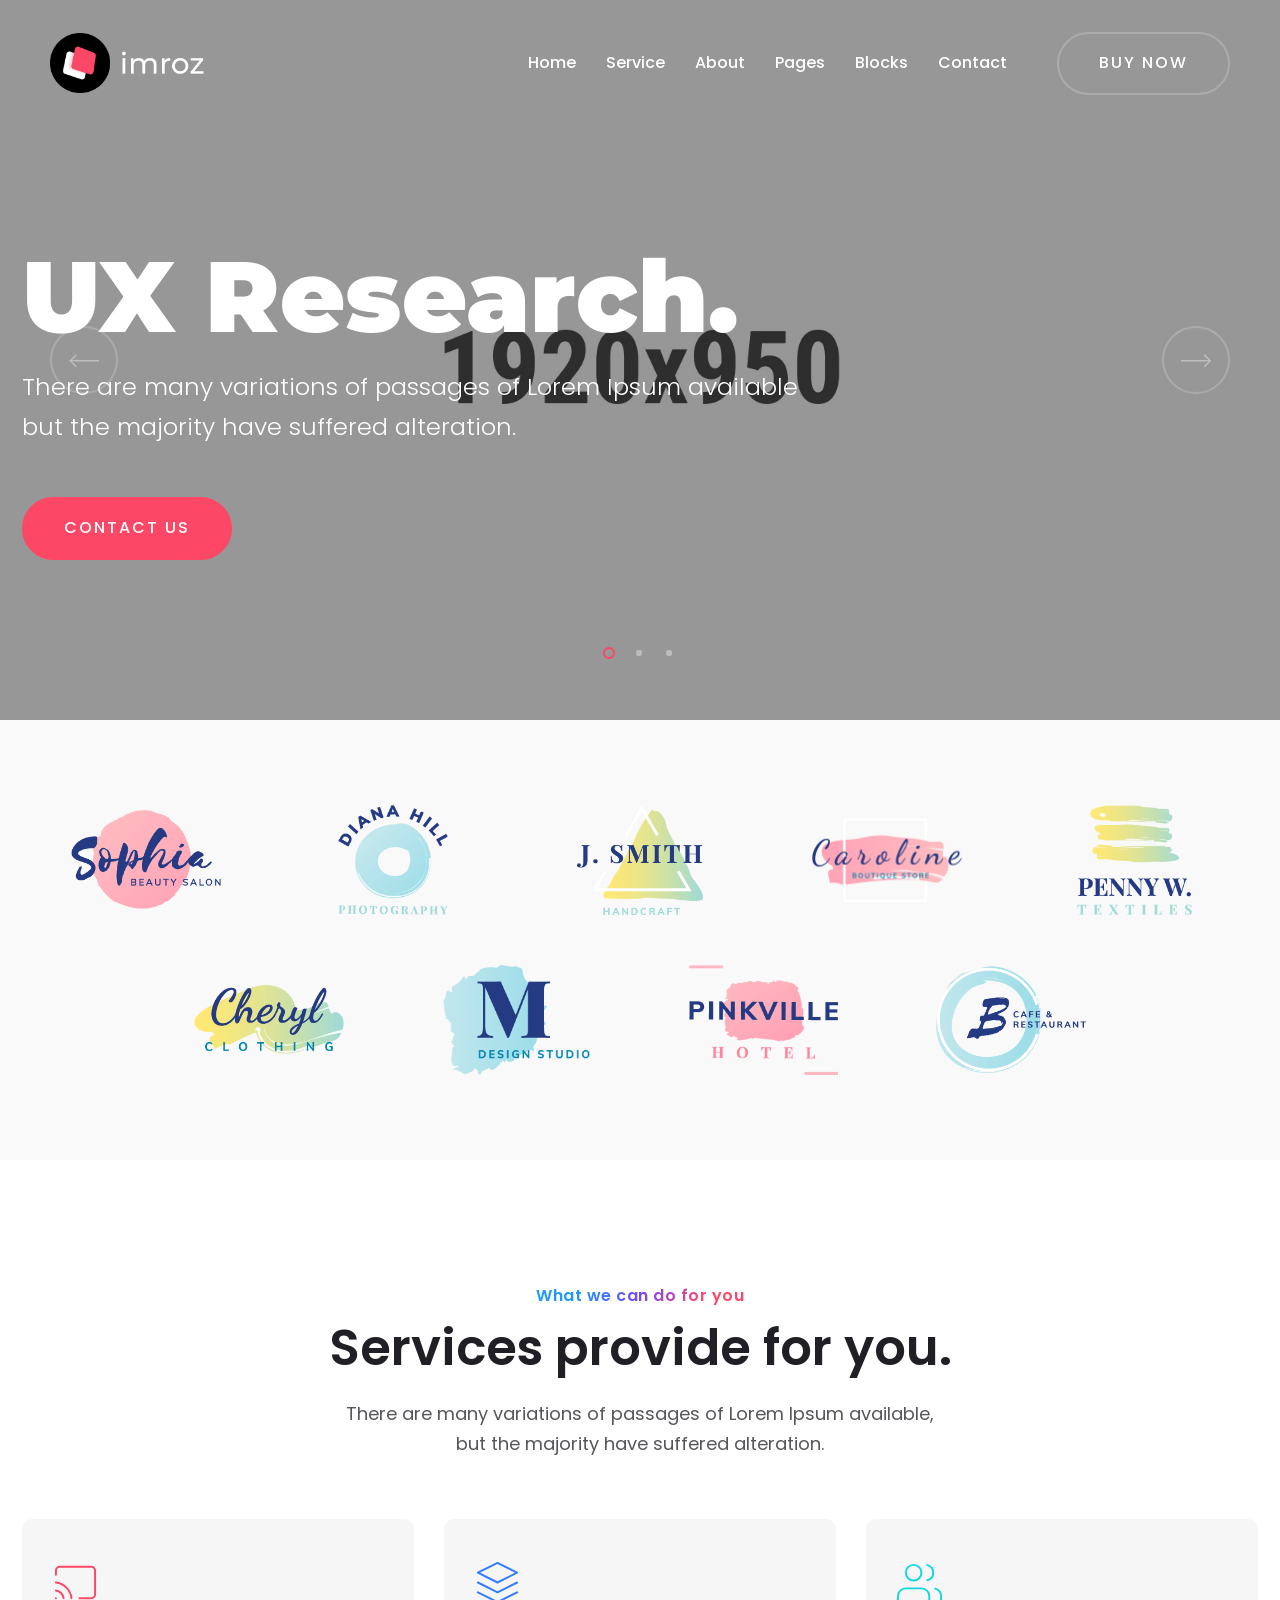
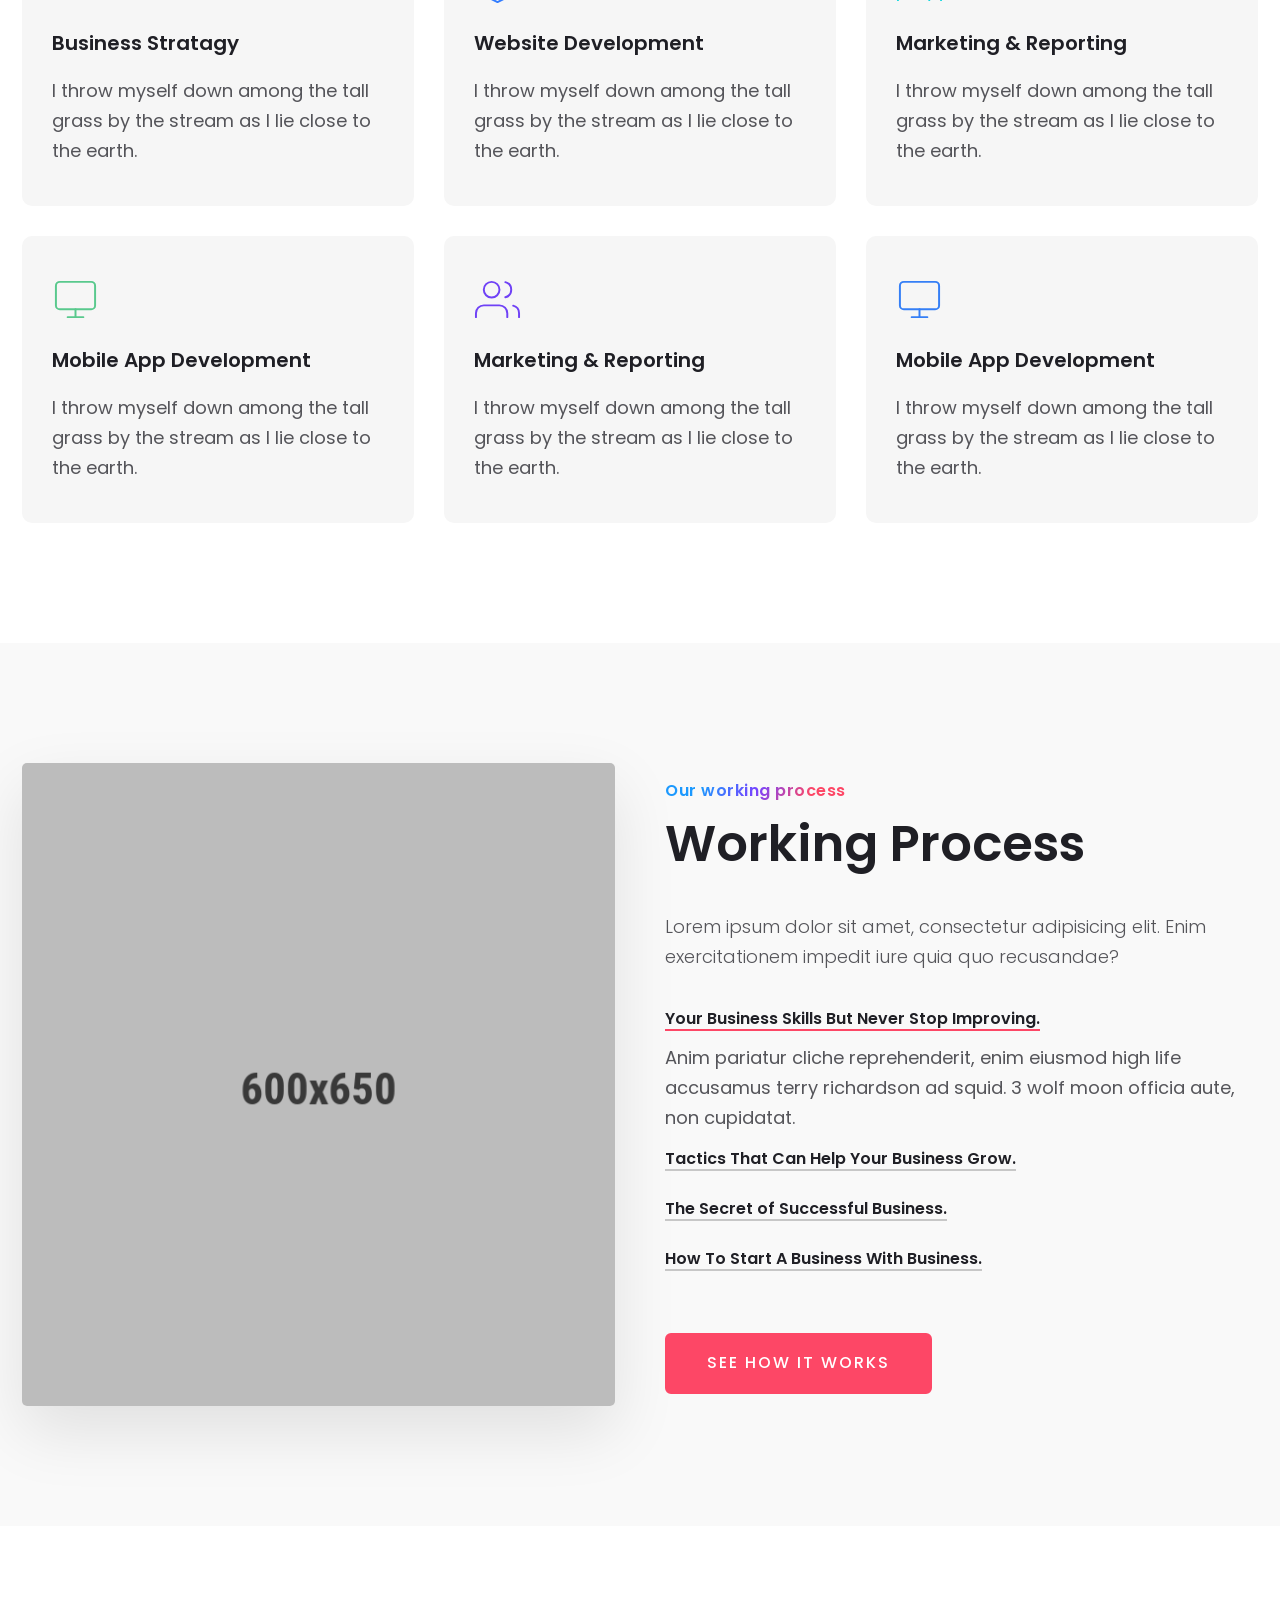
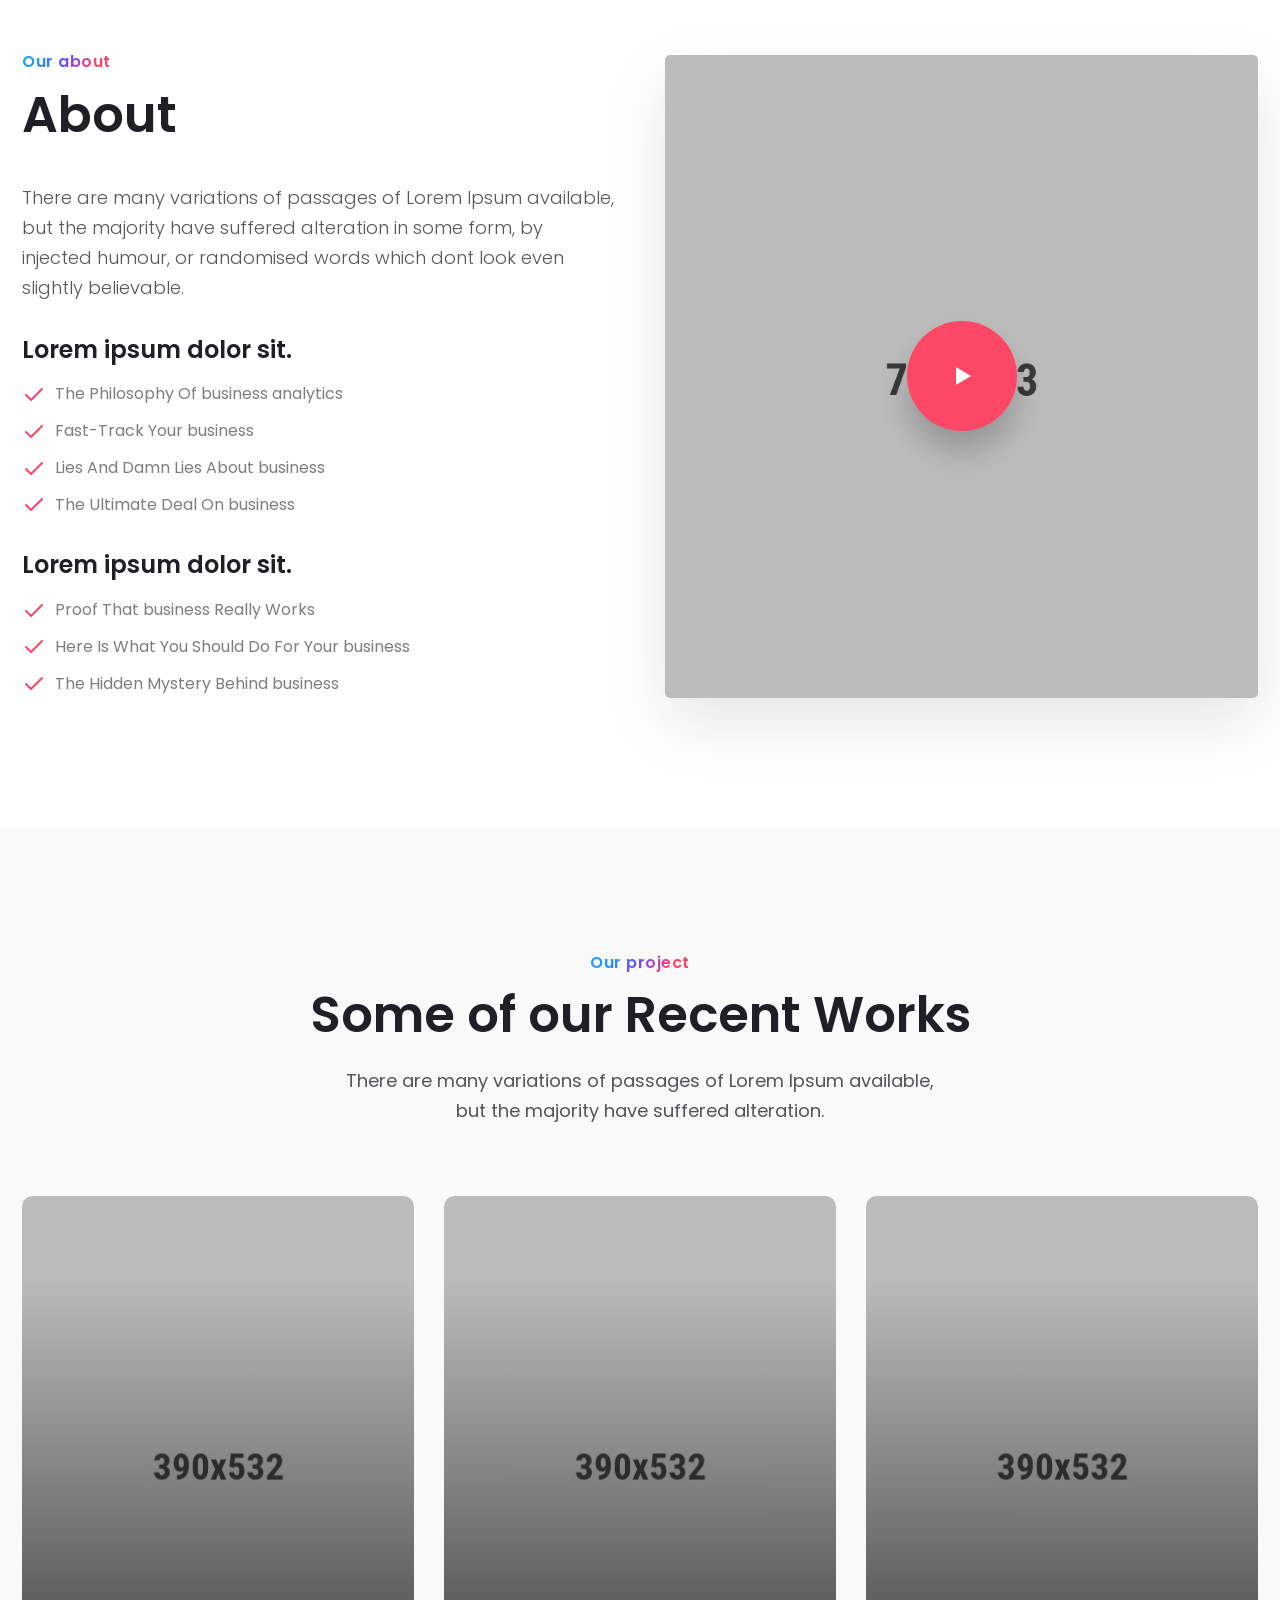
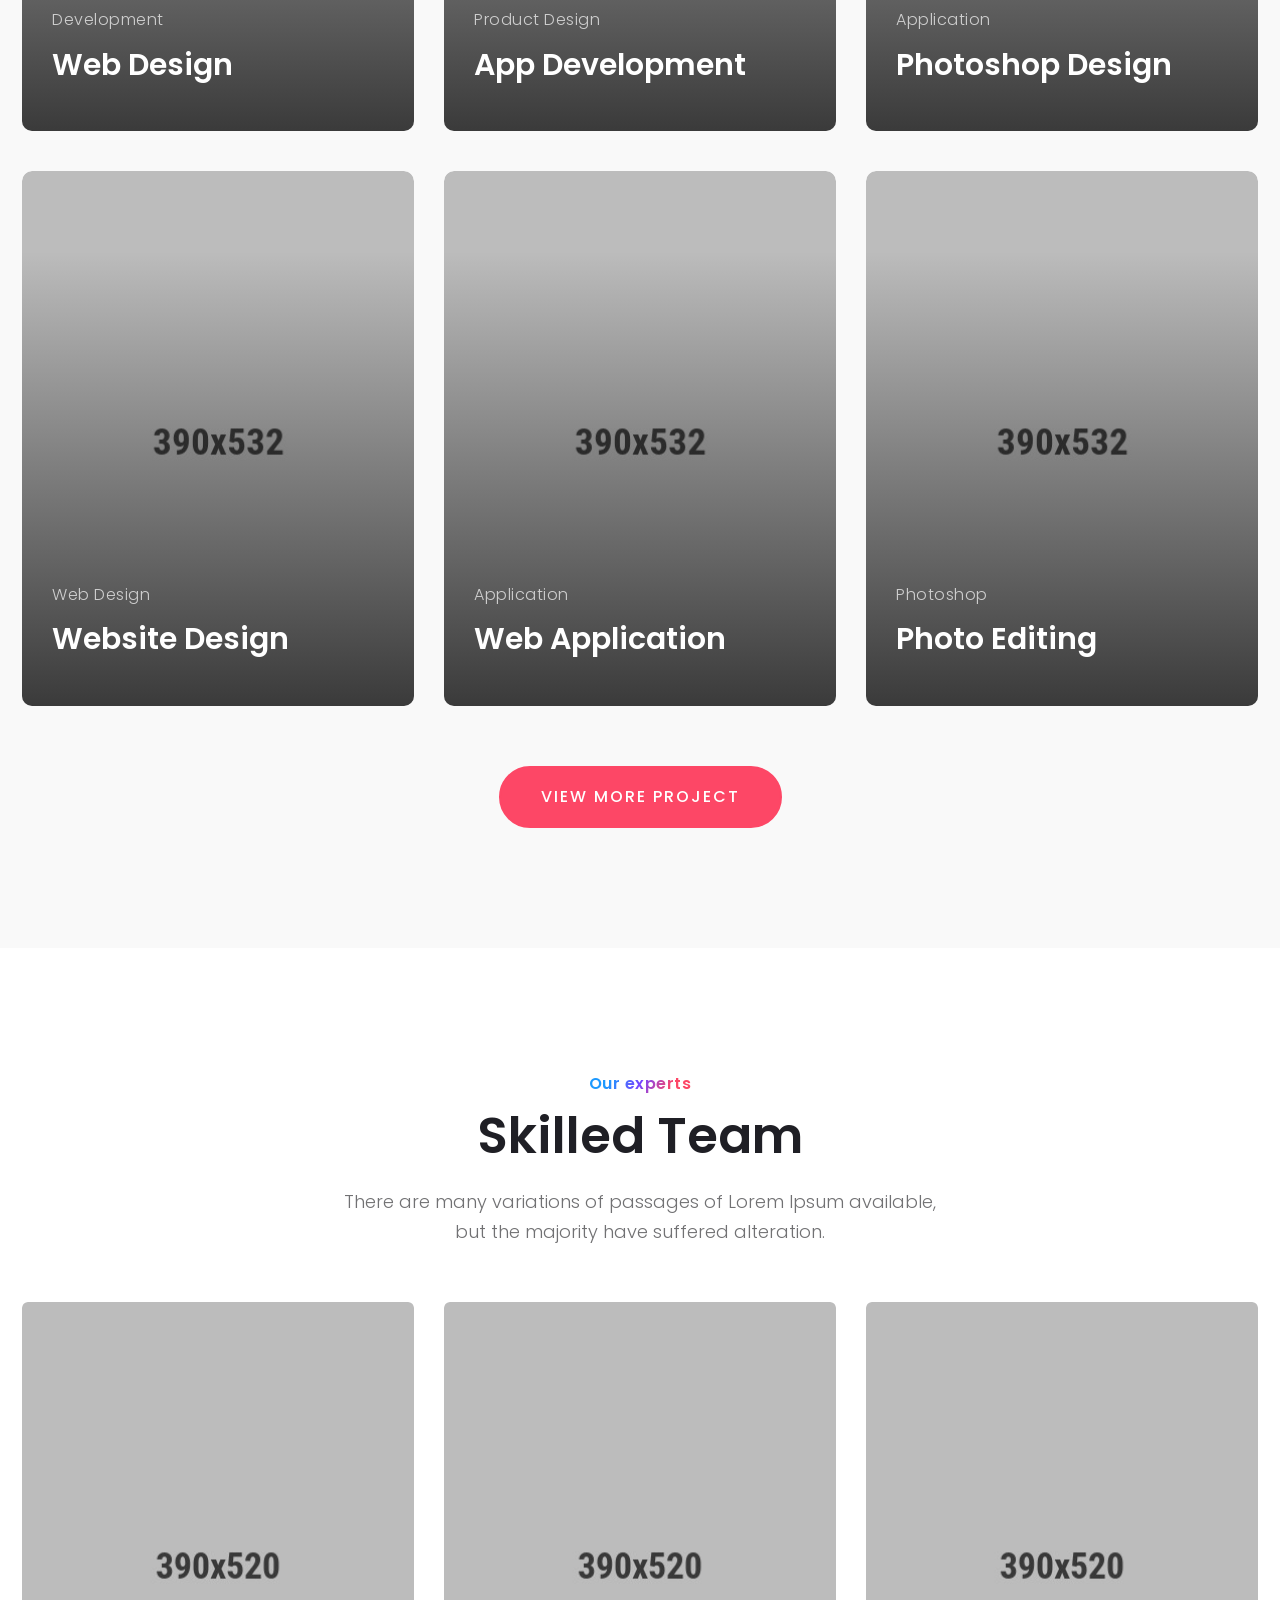
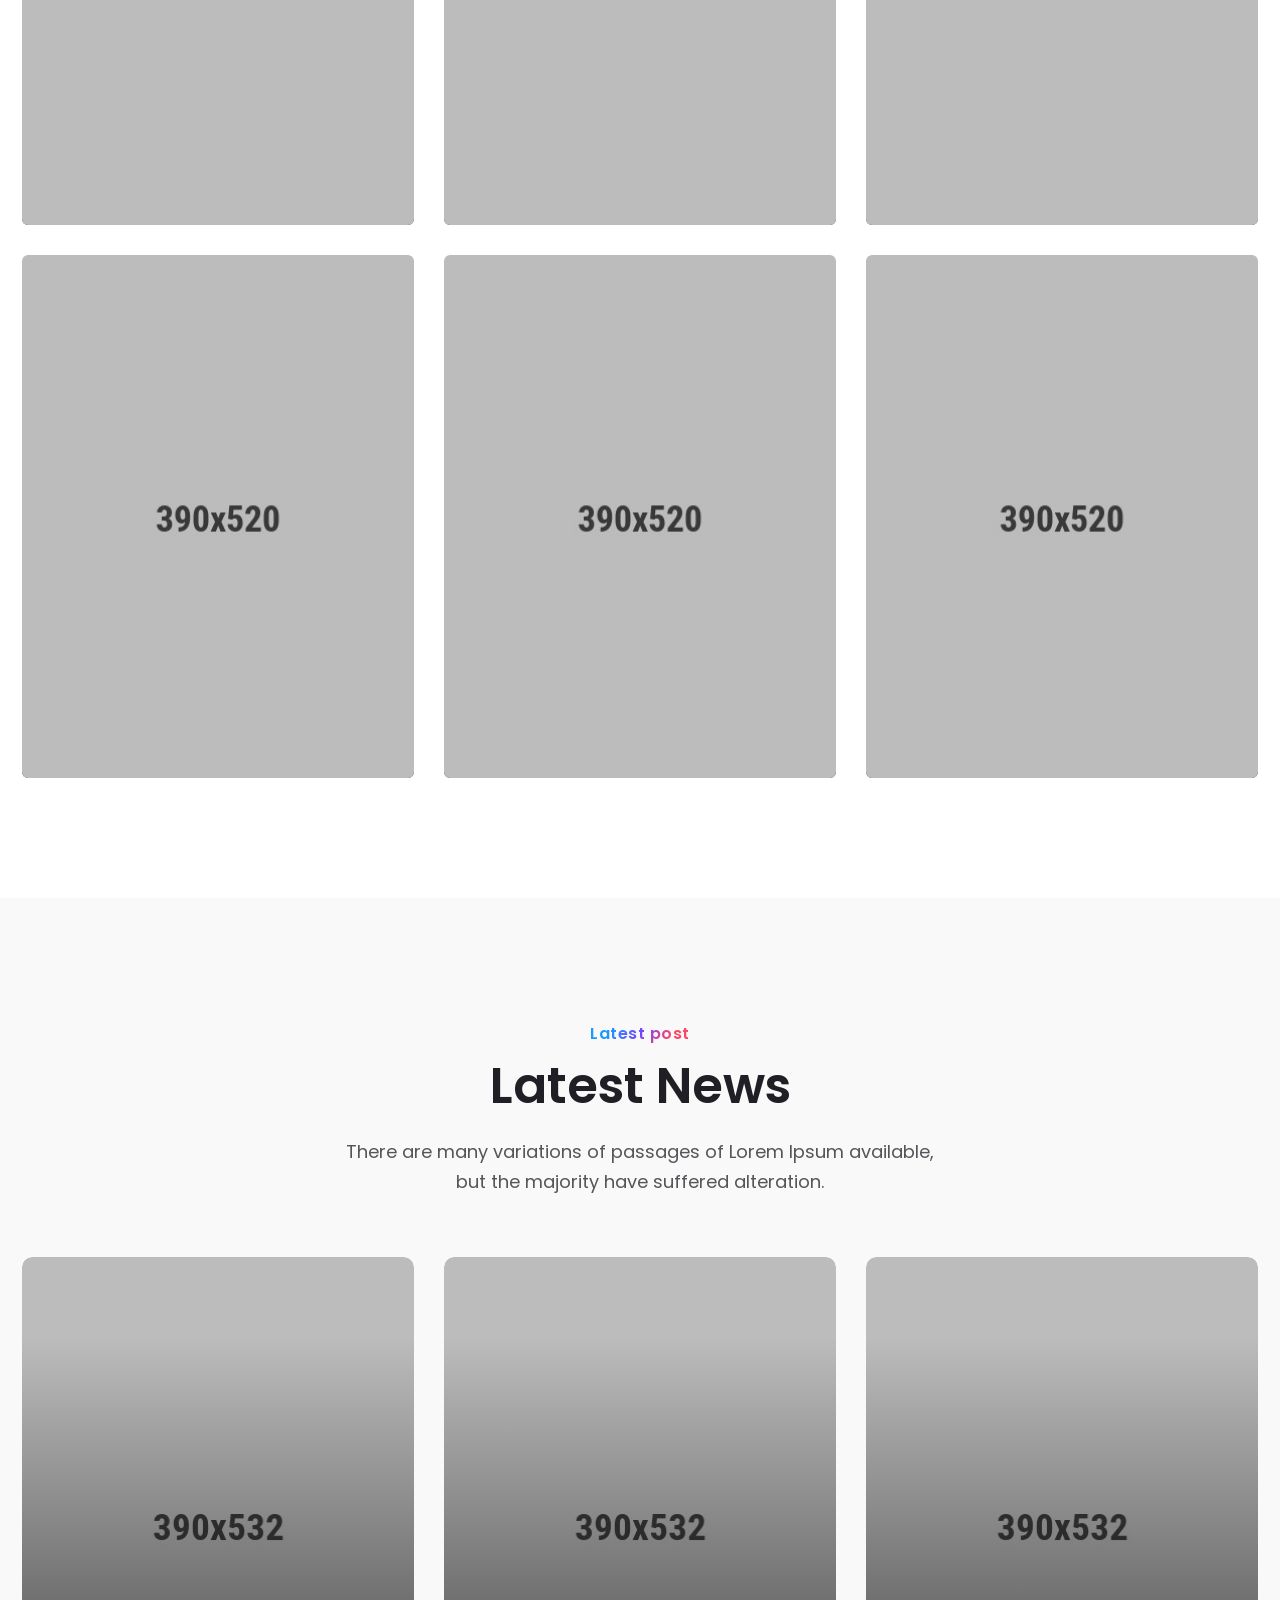
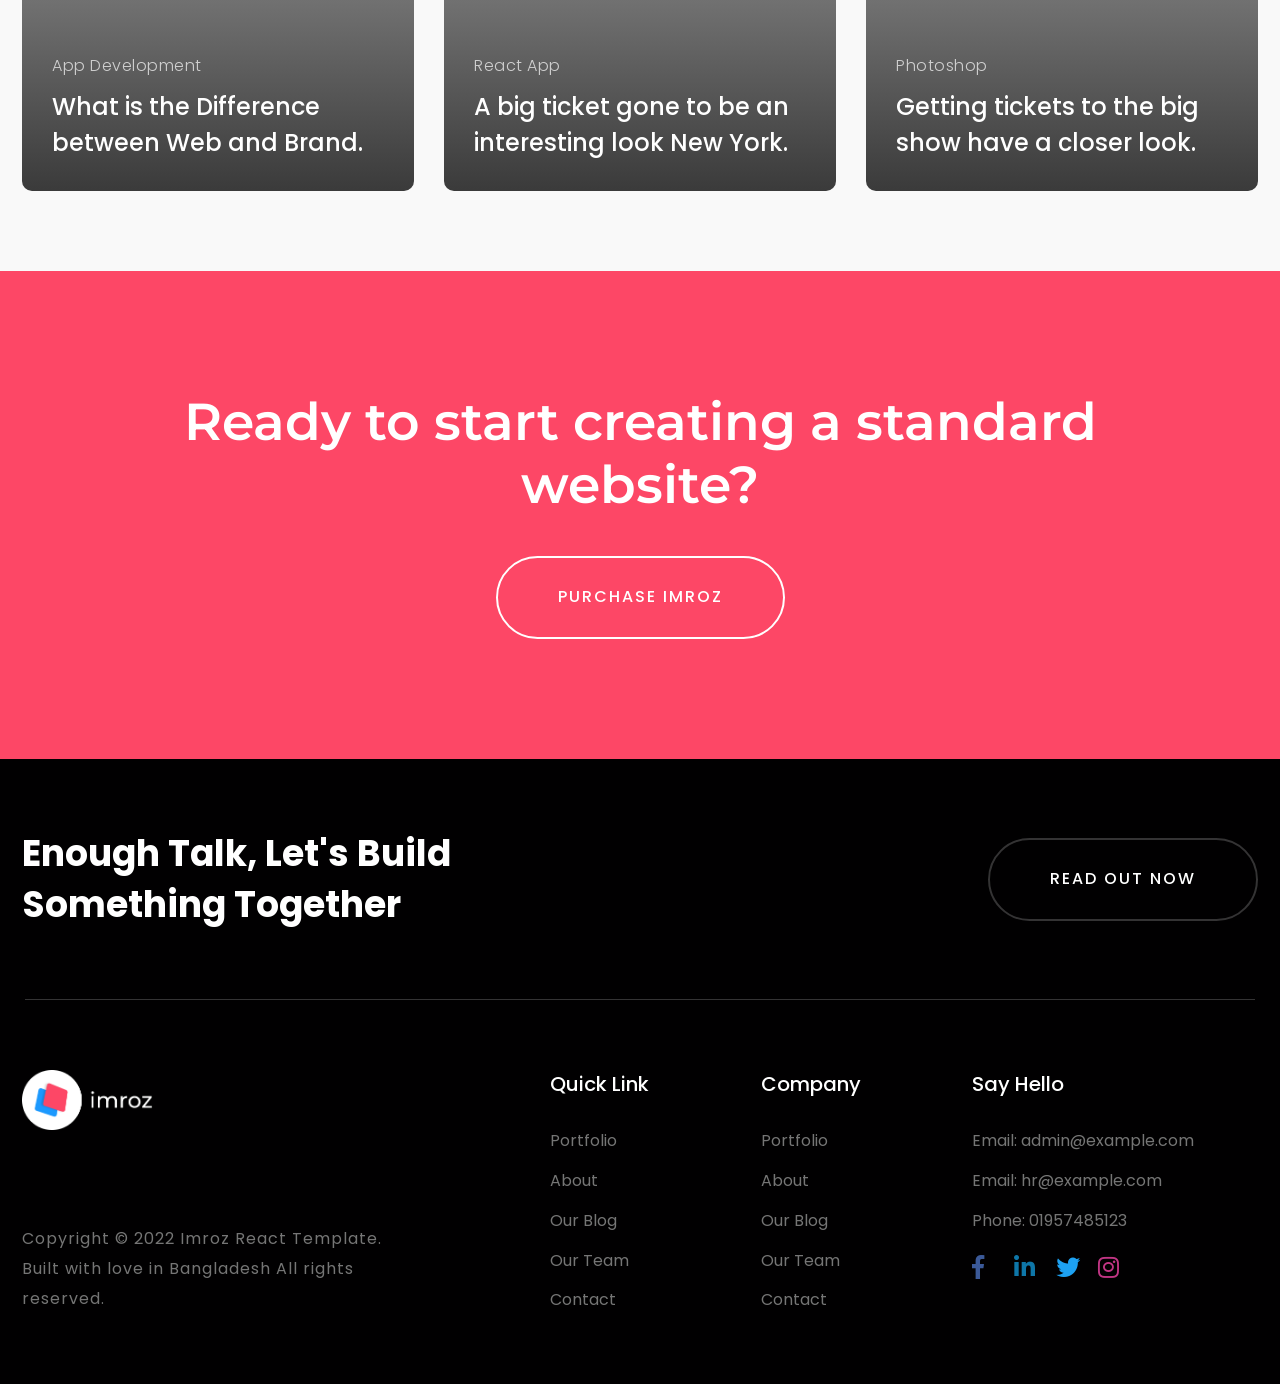
<file: business.html>
<!DOCTYPE html>
<html lang="en">

<head>
    <meta charset="utf-8">
    <meta http-equiv="x-ua-compatible" content="ie=edge">
    <title>Business || Imroz Creative Agency & portfolio Bootstrap Template </title>
    <meta name="robots" content="noindex, follow" />
    <meta name="description" content="">
    <meta name="viewport" content="width=device-width, initial-scale=1, shrink-to-fit=no">
    <!-- Favicon -->
    <link rel="shortcut icon" type="image/x-icon" href="assets/images/favicon.png">

    <!-- CSS Style -->
    <link rel="stylesheet" href="assets/css/vendor/bootstrap.min.css">
    <link rel="stylesheet" href="assets/css/plugins/feature.css">
    <link rel="stylesheet" href="assets/css/vendor/slick.css">
    <link rel="stylesheet" href="assets/css/vendor/slick-theme.css">
    <link rel="stylesheet" href="assets/css/vendor/lightbox.css">
    <link rel="stylesheet" href="assets/css/vendor/fontawesome.css">
    <link rel="stylesheet" href="assets/css/vendor/odometer.css">
    <link rel="stylesheet" href="assets/css/style.css">
</head>

<body>

    <!-- start header Arae -->
    <header class="header-area formobile-menu header--transparent default-color">
        <div class="header-wrapper" id="header-wrapper">
            <div class="header-left">
                <div class="logo"><a href="index.html"><img src="assets/images/logo/logo.png" alt="Digital Agency"></a>
                </div>
            </div>
            <div class="header-right">
                <nav class="mainmenunav d-none d-md-block">
                    <ul class="mainmenu">
                        <li class="has-dropdown">
                            <a href="#">Home</a>
                            <ul class="submenu">
                                <li><a href="index.html">Main Demo</a></li>
                                <li><a href="dark-main-demo.html">Main Demo Dark</a></li>
                                <li><a href="personal-portfolio.html">Personal Portfolio</a></li>
                                <li><a href="interior-landing.html">Interior Landing</a></li>
                                <li><a href="dark-portfolio-landing.html">Portfolio One Page 02</a></li>
                                <li><a href="portfolio-home.html">Minimal Portfolio</a></li>
                                <li><a href="digital-agency.html">Digital Agency</a></li>
                                <li><a href="creative-agency.html">Creative Agency</a></li>
                                <li><a href="corporate-business.html">Corporate Business</a></li>
                                <li><a href="portfolio-landing.html">Portfolio One Page</a></li>
                                <li><a href="creative-landing.html">Creative Agency Landing</a></li>
                                <li><a href="business.html">Business</a></li>
                                <li><a href="designer-portfolio.html">Designer Portfolio</a></li>
                                <li><a href="home-particles.html">Home Particles</a></li>
                                <li><a href="studio-agency.html">Studio Agency</a></li>
                                <li><a href="startup.html">Startup</a></li>
                                <li><a href="creative-portfolio.html">Creative Portfolio</a></li>
                            </ul>
                        </li>
                        <li class="has-dropdown">
                            <a href="#">Service</a>
                            <ul class="submenu">
                                <li><a href="service.html">Service</a></li>
                                <li><a href="service-details.html">Service Details</a></li>
                            </ul>
                        </li>
                        <li><a href="about.html">About</a></li>
                        <li class="has-dropdown">
                            <a href="#">Pages</a>
                            <ul class="submenu">
                                <li><a href="blog.html">Blog List</a></li>
                                <li><a href="blog-details.html">Blog Details</a></li>
                                <li><a href="service.html">Service</a></li>
                                <li><a href="service-details.html">Service Details</a></li>
                                <li><a href="portfolio.html">Portfolio</a></li>
                                <li><a href="portfolio-details.html">Portfolio Details</a></li>
                                <li><a href="404.html">404</a></li>
                            </ul>
                        </li>
                        <li class="has-dropdown"><a href="#">Blocks</a>
                            <ul class="submenu">
                                <li><a href="portfolio.html">Portfolio</a></li>
                                <li><a href="team.html">Team</a></li>
                                <li><a href="service.html">Service</a></li>
                                <li><a href="video-popup.html">Video Popup</a></li>
                                <li><a href="progressbar.html">Progressbar</a></li>
                                <li><a href="gallery.html">Gallery</a></li>
                                <li><a href="counters.html">Counters</a></li>
                                <li><a href="blog.html">Blog List</a></li>
                                <li><a href="clint-logo.html">Clint Logo</a></li>
                                <li><a href="contact-form.html">Contact Form</a></li>
                                <li><a href="google-map.html">Google Map</a></li>
                                <li><a href="columns.html">Columns</a></li>
                                <li><a href="pricing-table.html">Pricing Table</a></li>
                                <li><a href="button.html">Button</a></li>
                            </ul>
                        </li>
                        <li><a href="contact.html">Contact</a></li>
                    </ul>
                </nav>
                <div class="header-btn">
                    <a class="btn-default btn-border btn-opacity" target="_blank" href="https://themeforest.net/checkout/from_item/31904252?license=regular">
                        <span>Buy Now</span>
                    </a>
                </div>
                <div class="humberger-menu d-block d-lg-none pl--20 pl_sm--10">
                    <span class="menutrigger text-white">
                        <i data-feather="menu"></i>
                    </span>
                </div>
            </div>
        </div>
    </header>
    <!-- End header Arae -->
    <!-- Start Popup Menu Area  -->
    <div class="rn-popup-mobile-menu d-block d-lg-none">
        <div class="inner">
            <div class="popup-menu-top">
                <div class="logo">
                    <a href="index.html"><img src="assets/images/logo/logo-symbol-dark.png" alt="imroz"></a>
                </div>
                <div class="close-menu d-block d-lg-none">
                    <span class="closeTrigger">
                    <i data-feather="x"></i>
                </span>
                </div>
            </div>
            <ul class="mainmenu">
                <li class="has-dropdown">
                    <a href="#">Home</a>
                    <ul class="submenu">
                        <li><a href="index.html">Main Demo</a></li>
                        <li><a href="dark-main-demo.html">Main Demo Dark</a></li>
                        <li><a href="personal-portfolio.html">Personal Portfolio</a></li>
                        <li><a href="interior-landing.html">Interior Landing</a></li>
                        <li><a href="dark-portfolio-landing.html">Portfolio One Page 02</a></li>
                        <li><a href="portfolio-home.html">Minimal Portfolio</a></li>
                        <li><a href="digital-agency.html">Digital Agency</a></li>
                        <li><a href="creative-agency.html">Creative Agency</a></li>
                        <li><a href="corporate-business.html">Corporate Business</a></li>
                        <li><a href="portfolio-landing.html">Portfolio One Page</a></li>
                        <li><a href="creative-landing.html">Creative Agency Landing</a></li>
                        <li><a href="business.html">Business</a></li>
                        <li><a href="designer-portfolio.html">Designer Portfolio</a></li>
                        <li><a href="home-particles.html">Home Particles</a></li>
                        <li><a href="studio-agency.html">Studio Agency</a></li>
                        <li><a href="startup.html">Startup</a></li>
                        <li><a href="creative-portfolio.html">Creative Portfolio</a></li>
                    </ul>
                </li>
                <li class="has-dropdown">
                    <a href="#">Service</a>
                    <ul class="submenu">
                        <li><a href="service.html">Service</a></li>
                        <li><a href="service-details.html">Service Details</a></li>
                    </ul>
                </li>
                <li><a href="about.html">About</a></li>
                <li class="has-dropdown">
                    <a href="#">Pages</a>
                    <ul class="submenu">
                        <li><a href="blog.html">Blog List</a></li>
                        <li><a href="blog-details.html">Blog Details</a></li>
                        <li><a href="service.html">Service</a></li>
                        <li><a href="service-details.html">Service Details</a></li>
                        <li><a href="portfolio.html">Portfolio</a></li>
                        <li><a href="portfolio-details.html">Portfolio Details</a></li>
                        <li><a href="404.html">404</a></li>
                    </ul>
                </li>
                <li class="has-dropdown"><a href="#">Blocks</a>
                    <ul class="submenu">
                        <li><a href="portfolio.html">Portfolio</a></li>
                        <li><a href="team.html">Team</a></li>
                        <li><a href="service.html">Service</a></li>
                        <li><a href="video-popup.html">Video Popup</a></li>
                        <li><a href="progressbar.html">Progressbar</a></li>
                        <li><a href="gallery.html">Gallery</a></li>
                        <li><a href="counters.html">Counters</a></li>
                        <li><a href="blog.html">Blog List</a></li>
                        <li><a href="clint-logo.html">Clint Logo</a></li>
                        <li><a href="contact-form.html">Contact Form</a></li>
                        <li><a href="google-map.html">Google Map</a></li>
                        <li><a href="columns.html">Columns</a></li>
                        <li><a href="pricing-table.html">Pricing Table</a></li>
                        <li><a href="button.html">Button</a></li>
                    </ul>
                </li>
                <li><a href="contact.html">Contact</a></li>
            </ul>
        </div>
    </div>
    <!-- End Popup Menu Area  -->
    <!-- Start Slider Area -->
    <div class="slider-wrapper color-white">
        <div class="slider-activation slider-digital-agency">
            <div class="rn-slick-dot dot-light rn-slick-activation" data-slick-options='{
                "slidesToShow": 1, 
                "slidesToScroll": 1, 
                "arrows": true, 
                "fade": true,
                "infinite": true,
                "easing": "fade",
                "infinite": true,
                "adaptiveHeight": true,
                "dots": true 
            }'>

                <!-- Start Single Slider  -->
                <div class="single-hero-banner">
                    <div class="slide slide-style-2 fullscreen d-flex align-items-center justify-content-center bg_image bg_image--22" data-black-overlay="2" tabindex="-1" style="width: 100%; display: inline-block;">
                        <div class="container">
                            <div class="row">
                                <!-- Slider Content -->
                                <div class="col-lg-12">
                                    <div class="inner text-start">
                                        <h1 class="title">UX Research.</h1>
                                        <p class="description">There are many variations of passages of
                                            Lorem Ipsum available but the majority have suffered alteration.
                                        </p>
                                        <div class="slide-btn">
                                            <a class="btn-default" href="contact.html">Contact Us</a>
                                        </div>
                                    </div>
                                </div>
                                <!-- Slider Content End -->
                            </div>
                        </div>
                    </div>
                </div>
                <!-- End Single Slider  -->
                <!-- Start Single Slider  -->
                <div class="single-hero-banner">
                    <div class="slide slide-style-2 fullscreen d-flex align-items-center justify-content-center bg_image bg_image--23" data-black-overlay="2" tabindex="-1" style="width: 100%; display: inline-block;">
                        <div class="container">
                            <div class="row">
                                <!-- Slider Content -->
                                <div class="col-lg-12">
                                    <div class="inner text-center">
                                        <h1 class="title">Marketing</h1>
                                        <p class="description">There are many variations of passages of
                                            Lorem Ipsum available but the majority have suffered alteration.
                                        </p>
                                        <div class="slide-btn">
                                            <a class="btn-default" href="contact.html">Contact Us</a>
                                        </div>
                                    </div>
                                </div>
                                <!-- Slider Content End -->
                            </div>
                        </div>
                    </div>
                </div>
                <!-- End Single Slider  -->
                <!-- Start Single Slider  -->
                <div class="single-hero-banner">
                    <div class="slide slide-style-2 fullscreen d-flex align-items-center justify-content-center bg_image bg_image--24" data-black-overlay="2" tabindex="-1" style="width: 100%; display: inline-block;">
                        <div class="container">
                            <div class="row">
                                <!-- Slider Content -->
                                <div class="col-lg-12">
                                    <div class="inner text-end">
                                        <h1 class="title">Development</h1>
                                        <p class="description">There are many variations of passages of
                                            Lorem Ipsum available but the majority have suffered alteration.
                                        </p>
                                        <div class="slide-btn">
                                            <a class="btn-default" href="contact.html">Contact Us</a>
                                        </div>
                                    </div>
                                </div>
                                <!-- Slider Content End -->
                            </div>
                        </div>
                    </div>
                </div>
                <!-- End Single Slider  -->
            </div>
        </div>
    </div>
    <!-- End Slider Area -->

    <!-- Start Brand Area -->
    <div class="rn-brand-area bg_color--5 ptb--60">
        <div class="container">
            <div class="row align-items-center">
                <div class="col-lg-12">
                    <ul class="brand-style-2">
                        <li><img src="assets/images/brand/brand-01.png" alt="Logo Images"></li>
                        <li><img src="assets/images/brand/brand-02.png" alt="Logo Images"></li>
                        <li><img src="assets/images/brand/brand-03.png" alt="Logo Images"></li>
                        <li><img src="assets/images/brand/brand-05.png" alt="Logo Images"></li>
                        <li><img src="assets/images/brand/brand-04.png" alt="Logo Images"></li>
                        <li><img src="assets/images/brand/brand-08.png" alt="Logo Images"></li>
                        <li><img src="assets/images/brand/brand-06.png" alt="Logo Images"></li>
                        <li><img src="assets/images/brand/brand-09.png" alt="Logo Images"></li>
                        <li><img src="assets/images/brand/brand-07.png" alt="Logo Images"></li>
                    </ul>
                </div>
            </div>
        </div>
    </div>
    <!-- End Branf Area -->

    <!-- Start Services Area -->
    <div class="service-area creative-service-wrapper ptb--120 bg_color--1">
        <div class="container">
            <div class="row">
                <div class="col-lg-12">
                    <div class="section-title text-center mb--30 mb_sm--0"><span class="subtitle">What we can do for
                            you</span>
                        <h2 class="title">Services provide for you.</h2>
                        <p class="description">There are many variations of passages of Lorem Ipsum available, <br> but
                            the majority have suffered alteration.</p>
                    </div>
                </div>
            </div>
            <div class="row creative-service">
                <div class="col-lg-12">
                    <div class="row service-main-wrapper">
                        <!-- Start Single Services -->
                        <div class="col-lg-4 col-md-6 col-sm-6 col-12 text-start">
                            <a href="service-details.html">
                                <div class="service service__style--2 text-start bg-gray">
                                    <div class="icon">
                                        <i data-feather="cast"></i>
                                    </div>
                                    <div class="content">
                                        <h3 class="title">Business Stratagy</h3>
                                        <p>I throw myself down among the tall grass by the stream as I lie close to the
                                            earth.</p>
                                    </div>
                                </div>
                            </a>
                        </div>
                        <!-- End Single Services -->
                        <!-- start Single Services -->
                        <div class="col-lg-4 col-md-6 col-sm-6 col-12 text-start">
                            <a href="service-details.html">
                                <div class="service service__style--2 text-start bg-gray">
                                    <div class="icon">
                                        <i data-feather="layers"></i>
                                    </div>
                                    <div class="content">
                                        <h3 class="title">Website Development</h3>
                                        <p>I throw myself down among the tall grass by the stream as I lie close to the
                                            earth.</p>
                                    </div>
                                </div>
                            </a>
                        </div>
                        <!-- End Single Services -->
                        <!-- Start Single Services -->
                        <div class="col-lg-4 col-md-6 col-sm-6 col-12 text-start">
                            <a href="service-details.html">
                                <div class="service service__style--2 text-start bg-gray">
                                    <div class="icon">
                                        <i data-feather="users"></i>
                                    </div>
                                    <div class="content">
                                        <h3 class="title">Marketing &amp; Reporting</h3>
                                        <p>I throw myself down among the tall grass by the stream as I lie close to the
                                            earth.</p>
                                    </div>
                                </div>
                            </a>
                        </div>
                        <!-- End Single Services -->

                        <!-- start Single Services -->
                        <div class="col-lg-4 col-md-6 col-sm-6 col-12 text-start">
                            <a href="service-details.html">
                                <div class="service service__style--2 text-start bg-gray">
                                    <div class="icon">
                                        <i data-feather="monitor"></i>
                                    </div>
                                    <div class="content">
                                        <h3 class="title">Mobile App Development</h3>
                                        <p>I throw myself down among the tall grass by the stream as I lie close to the
                                            earth.</p>
                                    </div>
                                </div>
                            </a>
                        </div>
                        <!-- End Single Services -->
                        <!-- Start Single Services -->
                        <div class="col-lg-4 col-md-6 col-sm-6 col-12 text-start">
                            <a href="service-details.html">
                                <div class="service service__style--2 text-start bg-gray">
                                    <div class="icon">
                                        <i data-feather="users"></i>
                                    </div>
                                    <div class="content">
                                        <h3 class="title">Marketing &amp; Reporting</h3>
                                        <p>I throw myself down among the tall grass by the stream as I lie close to the
                                            earth.</p>
                                    </div>
                                </div>
                            </a>
                        </div>
                        <!-- End Single Services -->
                        <!-- Start Single Services -->
                        <div class="col-lg-4 col-md-6 col-sm-6 col-12 text-start">
                            <a href="service-details.html">
                                <div class="service service__style--2 text-start bg-gray">
                                    <div class="icon">
                                        <i data-feather="monitor"></i>
                                    </div>
                                    <div class="content">
                                        <h3 class="title">Mobile App Development</h3>
                                        <p>I throw myself down among the tall grass by the stream as I lie close to the
                                            earth.</p>
                                    </div>
                                </div>
                            </a>
                        </div>
                        <!-- End Single Services -->
                    </div>
                </div>
            </div>
        </div>
    </div>
    <!-- End Services Area -->

    <!-- about Area Start -->
    <div class="rn-about-area ptb--120 bg_color--5">
        <div class="container">
            <div class="row row--35 align-items-center">
                <div class="col-lg-6">
                    <div class="thumbnail"><img class="w-100" src="assets/images/about/about-4.png" alt="About Images">
                    </div>
                </div>
                <div class="col-lg-6">
                    <div class="about-inner inner">
                        <div class="section-title"><span class="subtitle">Our working process</span>
                            <h2 class="title">Working Process</h2>
                            <p class="description">Lorem ipsum dolor sit amet, consectetur adipisicing elit. Enim
                                exercitationem impedit iure quia quo recusandae?</p>
                        </div>
                        <div class="rn-accordion mt--30">
                            <div id="accordion" class="accodion-style--1">
                                <!-- Start Single Card  -->
                                <div class="rn-card">
                                    <div class="rn-card-header" id="headingOne">
                                        <a href="#" class="btn" data-bs-toggle="collapse" data-bs-target="#collapseOne" aria-expanded="true" aria-controls="collapseOne">Your Business Skills But
                                            Never Stop
                                            Improving.
                                        </a>
                                    </div>
                                    <div id="collapseOne" class="collapse show" aria-labelledby="headingOne" data-bs-parent="#accordion">
                                        <div class="rn-card-body">
                                            Anim pariatur cliche reprehenderit, enim eiusmod high life
                                            accusamus terry richardson ad squid. 3 wolf moon officia aute,
                                            non cupidatat.
                                        </div>
                                    </div>
                                </div>
                                <!-- End Single Card  -->

                                <!-- Start Single Card  -->
                                <div class="rn-card">
                                    <div class="rn-card-header" id="headingTwo">
                                        <a href="#" class="btn collapsed" data-bs-toggle="collapse" data-bs-target="#collapseTwo" aria-expanded="false" aria-controls="collapseTwo">Tactics That Can Help Your Business
                                            Grow.
                                        </a>
                                    </div>
                                    <div id="collapseTwo" class="collapse" aria-labelledby="headingTwo" data-bs-parent="#accordion">
                                        <div class="rn-card-body">
                                            Anim pariatur cliche reprehenderit, enim eiusmod high life
                                            accusamus
                                            terry richardson ad squid. 3 wolf moon officia aute, non
                                            cupidatat.
                                        </div>
                                    </div>
                                </div>
                                <!-- End Single Card  -->

                                <!-- Start Single Card  -->
                                <div class="rn-card">
                                    <div class="rn-card-header" id="headingThree">
                                        <a href="#" class="btn collapsed" data-bs-toggle="collapse" data-bs-target="#collapseThree" aria-expanded="false" aria-controls="collapseThree">The Secret of Successful Business.
                                        </a>
                                    </div>
                                    <div id="collapseThree" class="collapse" aria-labelledby="headingThree" data-bs-parent="#accordion">
                                        <div class="rn-card-body">
                                            Anim pariatur cliche reprehenderit, enim eiusmod high life
                                            accusamus
                                            terry richardson ad squid. 3 wolf moon officia aute, non
                                            cupidatat.
                                        </div>
                                    </div>
                                </div>
                                <!-- End Single Card  -->

                                <!-- Start Single Card  -->
                                <div class="rn-card">
                                    <div class="rn-card-header" id="headingFour">
                                        <a href="#" class="btn collapsed" data-bs-toggle="collapse" data-bs-target="#collapseFour" aria-expanded="false" aria-controls="collapseFour">How To Start A Business With
                                            Business.
                                        </a>
                                    </div>
                                    <div id="collapseFour" class="collapse" aria-labelledby="headingFour" data-bs-parent="#accordion">
                                        <div class="rn-card-body">Facilis fugiat hic ipsam iusto laudantium
                                            libero maiores minima molestiae mollitia repellat rerum sunt
                                            ullam voluptates? Perferendis, suscipit.
                                        </div>
                                    </div>
                                </div>
                                <!-- End Single Card  -->
                            </div>
                        </div>
                        <div class="about-button mt--50"><a class="rn-button-style--2 btn-solid" href="about.html">See
                                how
                                it works</a></div>
                    </div>
                </div>
            </div>
        </div>
    </div>
    <!-- about Area End -->

    <!-- Rn About area Start -->
    <div class="rn-about-area ptb--120 bg_color--1">
        <div class="container">
            <div class="row row--35 align-items-center">
                <div class="col-lg-6 order-2 order-lg-1">
                    <div class="about-inner inner">
                        <div class="section-title"><span class="subtitle">Our about</span>
                            <h2 class="title">About</h2>
                            <p class="description">There are many variations of passages of Lorem Ipsum available, but
                                the majority have suffered alteration in some form, by injected humour, or randomised
                                words which dont look even slightly believable.</p>
                        </div>
                        <div class="mt--30">
                            <h4>Lorem ipsum dolor sit.</h4>
                            <ul class="list-style--1">
                                <li><i data-feather="check"></i> The Philosophy Of business analytics</li>
                                <li><i data-feather="check"></i> Fast-Track Your business</li>
                                <li><i data-feather="check"></i> Lies And Damn Lies About business</li>
                                <li><i data-feather="check"></i> The Ultimate Deal On business</li>
                            </ul>
                        </div>
                        <div class="mt--30">
                            <h4>Lorem ipsum dolor sit.</h4>
                            <ul class="list-style--1">
                                <li><i data-feather="check"></i> Proof That business Really Works</li>
                                <li><i data-feather="check"></i> Here Is What You Should Do For Your business</li>
                                <li><i data-feather="check"></i> The Hidden Mystery Behind business</li>
                            </ul>
                        </div>
                    </div>
                </div>
                <div class="col-lg-6 order-1 order-lg-2">
                    <div class="thumbnail position-relative"><img class="w-100" src="assets/images/about/about-3.png" alt="About Images">
                        <a href="https://www.youtube.com/watch?v=ZOoVOfieAF8" class="play__btn video-popup position-top-center theme-color"><span
                                class="play-icon"></span>
                        </a>
                    </div>
                </div>
            </div>
        </div>
    </div>
    <!-- Rn About area End -->

    <!-- Portfolioa Area Start -->
    <div class="portfolio-area ptb--120 bg_color--5">
        <div class="portfolio-sacousel-inner">
            <div class="container">
                <div class="row">
                    <div class="col-lg-12">
                        <div class="section-title text-center mb--30 mb_sm--0"><span class="subtitle">Our project</span>
                            <h2 class="title">Some of our Recent Works</h2>
                            <p class="description">There are many variations of passages of Lorem Ipsum available, <br>
                                but the majority have suffered alteration.</p>
                        </div>
                    </div>
                </div>
                <div class="row">
                    <div class="col-lg-4 col-md-6 col-sm-6 col-12">
                        <div class="im_portfolio text-start mt--40">
                            <div class="thumbnail_inner">
                                <div class="thumbnail"><a href="portfolio-details.html"><img src="assets/images/portfolio/portfolio-4.jpg" alt="React Creative Agency"></a></div>
                            </div>
                            <div class="content">
                                <div class="inner">
                                    <div class="portfolio_heading">
                                        <div class="category_list"><a href="portfolio-details.html">Development</a>
                                        </div>
                                        <h4 class="title"><a href="portfolio-details.html">Web Design</a></h4>
                                    </div>
                                    <div class="portfolio_hover">
                                        <p>Lorem ipsum dolor sit amet, conse ctetur adipiscing elit.</p>
                                    </div>
                                </div>
                            </div><a class="transparent_link" href="portfolio-details.html"></a>
                        </div>
                    </div>
                    <div class="col-lg-4 col-md-6 col-sm-6 col-12">
                        <div class="im_portfolio text-start mt--40">
                            <div class="thumbnail_inner">
                                <div class="thumbnail"><a href="portfolio-details.html"><img src="assets/images/portfolio/portfolio-5.jpg" alt="React Creative Agency"></a></div>
                            </div>
                            <div class="content">
                                <div class="inner">
                                    <div class="portfolio_heading">
                                        <div class="category_list"><a href="portfolio-details.html">Product Design</a>
                                        </div>
                                        <h4 class="title"><a href="portfolio-details.html">App Development</a></h4>
                                    </div>
                                    <div class="portfolio_hover">
                                        <p>Lorem ipsum dolor sit amet, consec tetur adipiscing elit.</p>
                                    </div>
                                </div>
                            </div><a class="transparent_link" href="portfolio-details.html"></a>
                        </div>
                    </div>
                    <div class="col-lg-4 col-md-6 col-sm-6 col-12">
                        <div class="im_portfolio text-start mt--40">
                            <div class="thumbnail_inner">
                                <div class="thumbnail"><a href="portfolio-details.html"><img src="assets/images/portfolio/portfolio-6.jpg" alt="React Creative Agency"></a></div>
                            </div>
                            <div class="content">
                                <div class="inner">
                                    <div class="portfolio_heading">
                                        <div class="category_list"><a href="portfolio-details.html">Application</a>
                                        </div>
                                        <h4 class="title"><a href="portfolio-details.html">Photoshop Design</a></h4>
                                    </div>
                                    <div class="portfolio_hover">
                                        <p>Lorem ipsum dolor sit amet, consec tetur adipiscing elit.</p>
                                    </div>
                                </div>
                            </div><a class="transparent_link" href="portfolio-details.html"></a>
                        </div>
                    </div>
                    <div class="col-lg-4 col-md-6 col-sm-6 col-12">
                        <div class="im_portfolio text-start mt--40">
                            <div class="thumbnail_inner">
                                <div class="thumbnail"><a href="portfolio-details.html"><img src="assets/images/portfolio/portfolio-7.jpg" alt="React Creative Agency"></a></div>
                            </div>
                            <div class="content">
                                <div class="inner">
                                    <div class="portfolio_heading">
                                        <div class="category_list"><a href="portfolio-details.html">Web Design</a></div>
                                        <h4 class="title"><a href="portfolio-details.html">Website Design</a></h4>
                                    </div>
                                    <div class="portfolio_hover">
                                        <p>Lorem ipsum dolor sit amet, consec tetur adipiscing elit.</p>
                                    </div>
                                </div>
                            </div><a class="transparent_link" href="portfolio-details.html"></a>
                        </div>
                    </div>
                    <div class="col-lg-4 col-md-6 col-sm-6 col-12">
                        <div class="im_portfolio text-start mt--40">
                            <div class="thumbnail_inner">
                                <div class="thumbnail"><a href="portfolio-details.html"><img src="assets/images/portfolio/portfolio-8.jpg" alt="React Creative Agency"></a></div>
                            </div>
                            <div class="content">
                                <div class="inner">
                                    <div class="portfolio_heading">
                                        <div class="category_list"><a href="portfolio-details.html">Application</a>
                                        </div>
                                        <h4 class="title"><a href="portfolio-details.html">Web Application</a></h4>
                                    </div>
                                    <div class="portfolio_hover">
                                        <p>Lorem ipsum dolor sit amet, consec tetur adipiscing elit.</p>
                                    </div>
                                </div>
                            </div><a class="transparent_link" href="portfolio-details.html"></a>
                        </div>
                    </div>
                    <div class="col-lg-4 col-md-6 col-sm-6 col-12">
                        <div class="im_portfolio text-start mt--40">
                            <div class="thumbnail_inner">
                                <div class="thumbnail"><a href="portfolio-details.html"><img src="assets/images/portfolio/portfolio-9.jpg" alt="React Creative Agency"></a></div>
                            </div>
                            <div class="content">
                                <div class="inner">
                                    <div class="portfolio_heading">
                                        <div class="category_list"><a href="portfolio-details.html">Photoshop</a></div>
                                        <h4 class="title"><a href="portfolio-details.html">Photo Editing</a></h4>
                                    </div>
                                    <div class="portfolio_hover">
                                        <p>Lorem ipsum dolor sit amet, consec tetur adipiscing elit.</p>
                                    </div>
                                </div>
                            </div><a class="transparent_link" href="portfolio-details.html"></a>
                        </div>
                    </div>
                </div>
                <div class="row">
                    <div class="col-lg-12">
                        <div class="view-more-btn mt--60 text-center"><a class="btn-default" href="portfolio.html"><span>View More Project</span></a></div>
                    </div>
                </div>
            </div>
        </div>
    </div>
    <!-- Portfolioa Area End -->

    <!-- Start Team Area -->
    <div class="rn-team-area ptb--120 bg_color--1">
        <div class="container">
            <div class="row">
                <div class="col-lg-12">
                    <div class="section-title service-style--3 text-center mb--25 mb_sm--0"><span class="subtitle">Our
                            experts</span>
                        <h2 class="title">Skilled Team</h2>
                        <p class="description">There are many variations of passages of Lorem Ipsum available, <br> but
                            the majority have suffered alteration.</p>
                    </div>
                </div>
            </div>
            <div class="row">
                <!-- Strart Single Team area -->
                <div class="col-lg-4 col-md-6 col-sm-6 col-12">
                    <div class="team">
                        <div class="thumbnail"><img src="assets/images/team/team-01.jpg" alt="Blog Images"></div>
                        <div class="content">
                            <h4 class="title">Jone Due</h4>
                            <p class="designation">Sr. Web Developer</p>
                        </div>
                        <!-- Start Social area -->
                        <ul class="social-icon">
                            <li>
                                <a href="#">
                                    <i data-feather="facebook"></i>
                                </a>
                            </li>
                            <li>
                                <a href="#">
                                    <i data-feather="linkedin"></i>
                                </a>
                            </li>
                            <li>
                                <a href="#">
                                    <i data-feather="twitter"></i>
                                </a>
                            </li>
                        </ul>
                        <!-- ENd -->
                    </div>
                </div>
                <!-- End single Team Area -->
                <!-- start single Team Area -->
                <div class="col-lg-4 col-md-6 col-sm-6 col-12">
                    <div class="team">
                        <div class="thumbnail"><img src="assets/images/team/team-02.jpg" alt="Blog Images"></div>
                        <div class="content">
                            <h4 class="title">Fatima Asrafi</h4>
                            <p class="designation">Front-end Engineer</p>
                        </div>
                        <ul class="social-icon">
                            <li>
                                <a href="#">
                                    <i data-feather="facebook"></i>
                                </a>
                            </li>
                            <li>
                                <a href="#">
                                    <i data-feather="linkedin"></i>
                                </a>
                            </li>
                        </ul>
                    </div>
                </div>
                <!-- End single Team Area -->
                <!-- start single Team Area -->
                <div class="col-lg-4 col-md-6 col-sm-6 col-12">
                    <div class="team">
                        <div class="thumbnail"><img src="assets/images/team/team-03.jpg" alt="Blog Images"></div>
                        <div class="content">
                            <h4 class="title">Al-Amin Bali</h4>
                            <p class="designation">Sr. Graphic Designer</p>
                        </div>
                        <ul class="social-icon">
                            <li>
                                <a href="#">
                                    <i data-feather="facebook"></i>
                                </a>
                            </li>
                            <li>
                                <a href="#">
                                    <i data-feather="linkedin"></i>
                                </a>
                            </li>
                            <li>
                                <a href="#">
                                    <i data-feather="twitter"></i>
                                </a>
                            </li>
                        </ul>
                    </div>
                </div>
                <!-- start single Team Area -->
                <!-- start single Team Area -->
                <div class="col-lg-4 col-md-6 col-sm-6 col-12">
                    <div class="team">
                        <div class="thumbnail"><img src="assets/images/team/team-06.jpg" alt="Blog Images"></div>
                        <div class="content">
                            <h4 class="title">Jone Due</h4>
                            <p class="designation">Sr. Web Developer</p>
                        </div>
                        <ul class="social-icon">
                            <li>
                                <a href="#">
                                    <i data-feather="facebook"></i>
                                </a>
                            </li>
                            <li>
                                <a href="#">
                                    <i data-feather="linkedin"></i>
                                </a>
                            </li>
                            <li>
                                <a href="#">
                                    <i data-feather="twitter"></i>
                                </a>
                            </li>
                        </ul>
                    </div>
                </div>
                <!-- End single Team Area -->
                <!-- start single Team Area -->
                <div class="col-lg-4 col-md-6 col-sm-6 col-12">
                    <div class="team">
                        <div class="thumbnail"><img src="assets/images/team/team-05.jpg" alt="Blog Images"></div>
                        <div class="content">
                            <h4 class="title">Fatima Asrafi</h4>
                            <p class="designation">Front-end Engineer</p>
                        </div>
                        <ul class="social-icon">
                            <li>
                                <a href="#">
                                    <i data-feather="facebook"></i>
                                </a>
                            </li>
                            <li>
                                <a href="#">
                                    <i data-feather="twitter"></i>
                                </a>
                            </li>
                        </ul>
                    </div>
                </div>
                <!-- End single Team Area -->
                <!-- start single Team Area -->
                <div class="col-lg-4 col-md-6 col-sm-6 col-12">
                    <div class="team">
                        <div class="thumbnail"><img src="assets/images/team/team-12.jpg" alt="Blog Images"></div>
                        <div class="content">
                            <h4 class="title">Al-Amin Bali</h4>
                            <p class="designation">Sr. Graphic Designer</p>
                        </div>
                        <ul class="social-icon">
                            <li>
                                <a href="#">
                                    <i data-feather="facebook"></i>
                                </a>
                            </li>
                            <li>
                                <a href="#">
                                    <i data-feather="twitter"></i>
                                </a>
                            </li>
                            <li>
                                <a href="#">
                                    <i data-feather="instagram"></i>
                                </a>
                            </li>
                        </ul>
                    </div>
                </div>
                <!-- End single Team Area -->
            </div>
        </div>
    </div>
    <!-- End Team Area -->

    <!-- Start blog Area -->
    <div class="rn-blog-area pt--120 pb--80 bg_color--5">
        <div class="container">
            <div class="row align-items-end">
                <div class="col-lg-12">
                    <div class="section-title text-center"><span class="subtitle">Latest post</span>
                        <h2 class="title">Latest News</h2>
                        <p class="description">There are many variations of passages of Lorem Ipsum available, <br> but
                            the majority have suffered alteration.</p>
                    </div>
                </div>
            </div>
            <div class="row mt--30">
                <div class="col-lg-4 col-md-6 col-sm-6 col-12 mt--30">
                    <div class="im_box">
                        <div class="thumbnail"><a href="blog-details.html"><img class="w-100" src="assets/images/blog/blog-01.jpg" alt="Blog Images"></a></div>
                        <div class="content">
                            <div class="inner">
                                <div class="content_heading">
                                    <div class="category_list"><a href="portfolio-details.html">App Development</a>
                                    </div>
                                    <h4 class="title"><a href="blog-details.html">What is the Difference between Web and
                                            Brand.</a></h4>
                                </div>
                                <div class="content_footer"><a class="rn-btn btn-opacity" href="blog-details.html">Read
                                        More</a></div>
                            </div><a class="transparent_link" href="blog-details.html"></a>
                        </div>
                    </div>
                </div>
                <div class="col-lg-4 col-md-6 col-sm-6 col-12 mt--30">
                    <div class="im_box">
                        <div class="thumbnail"><a href="blog-details.html"><img class="w-100" src="assets/images/blog/blog-02.jpg" alt="Blog Images"></a></div>
                        <div class="content">
                            <div class="inner">
                                <div class="content_heading">
                                    <div class="category_list"><a href="portfolio-details.html">React App</a></div>
                                    <h4 class="title"><a href="blog-details.html">A big ticket gone to be an interesting
                                            look New York.</a></h4>
                                </div>
                                <div class="content_footer"><a class="rn-btn btn-opacity" href="blog-details.html">Read
                                        More</a></div>
                            </div><a class="transparent_link" href="blog-details.html"></a>
                        </div>
                    </div>
                </div>
                <div class="col-lg-4 col-md-6 col-sm-6 col-12 mt--30">
                    <div class="im_box">
                        <div class="thumbnail"><a href="blog-details.html"><img class="w-100" src="assets/images/blog/blog-03.jpg" alt="Blog Images"></a></div>
                        <div class="content">
                            <div class="inner">
                                <div class="content_heading">
                                    <div class="category_list"><a href="/portfolio-details">Photoshop</a></div>
                                    <h4 class="title"><a href="blog-details.html">Getting tickets to the big show have a
                                            closer look.</a></h4>
                                </div>
                                <div class="content_footer"><a class="rn-btn btn-opacity" href="blog-details.html">Read
                                        More</a></div>
                            </div><a class="transparent_link" href="blog-details.html"></a>
                        </div>
                    </div>
                </div>
            </div>
        </div>
    </div>
    <!-- End blog Area -->

    <!-- Start Call to Action Area -->
    <div class="call-to-action-wrapper call-to-action text-white-wrapper  ptb--120">
        <div class="container">
            <div class="row">
                <div class="col-lg-12">
                    <div class="inner text-center">
                        <h2>Ready to start creating a standard website?</h2><a class="btn-default btn-border btn-large btn-white mt--40" href="contact.html"><span>Purchase
                                Imroz</span></a>
                    </div>
                </div>
            </div>
        </div>
    </div>
    <!-- End Call to Action Area -->

    <!-- start footer area -->
    <footer class="footer-area footer-style-01 bg_color--6">
        <div class="im-call-to-action-area ptb--70 im-separator">
            <div class="container">
                <div class="row align-items-center">
                    <div class="col-lg-8 col-xl-6 col-md-12 col-sm-12 col-12">
                        <div class="inner">
                            <h2 class="text-white mb--0">Enough Talk, Let's Build Something Together</h2>
                        </div>
                    </div>
                    <div class="col-lg-4 col-xl-4 offset-xl-2 col-md-12 col-sm-12 col-12">
                        <div class="call-to-cation-tbn text-start text-lg-end mt_md--20 mt_sm--20">
                            <a class="btn-default btn-large btn-border btn-opacity" href="#button">Read Out Now</a>
                        </div>
                    </div>
                </div>
            </div>
        </div>
        <div class="footer-wrapper ptb--70">
            <div class="container">
                <div class="row">
                    <div class="col-lg-4 col-md-6 col-sm-6 col-12">
                        <div class="ft-text">
                            <div class="logo">
                                <a href="index.html">
                                    <img src="assets/images/logo/logo-light.png" alt="Digital Agency">
                                </a>
                            </div>
                            <p>Copyright © 2022 <a href="index.html">Imroz</a> React Template. Built with love in Bangladesh All
                                rights reserved.</p>
                        </div>
                    </div>
                    <div class="col-lg-2 col-xl-2 offset-xl-1 col-md-6 col-sm-6 col-12 mt_mobile--40">
                        <div class="footer-link">
                            <h4>Quick Link</h4>
                            <ul class="ft-link">
                                <li>
                                    <a href="portfolio.html">Portfolio</a>
                                </li>
                                <li>
                                    <a href="about.html">About</a>
                                </li>
                                <li>
                                    <a href="blog.html">Our Blog</a>
                                </li>
                                <li>
                                    <a href="team.html">Our Team</a>
                                </li>
                                <li>
                                    <a href="contact.html">Contact</a>
                                </li>
                            </ul>
                        </div>
                    </div>
                    <div class="col-lg-2 col-md-6 col-sm-6 col-12 mt_md--40 mt_sm--40">
                        <div class="footer-link">
                            <h4>Company</h4>
                            <ul class="ft-link">
                                <li>
                                    <a href="portfolio.html">Portfolio</a>
                                </li>
                                <li>
                                    <a href="about.html">About</a>
                                </li>
                                <li>
                                    <a href="blog.html">Our Blog</a>
                                </li>
                                <li>
                                    <a href="team.html">Our Team</a>
                                </li>
                                <li>
                                    <a href="contact.html">Contact</a>
                                </li>
                            </ul>
                        </div>
                    </div>
                    <div class="col-lg-3 col-md-6 col-sm-6 col-12 mt_md--40 mt_sm--40">
                        <div class="footer-link">
                            <h4>Say Hello</h4>
                            <ul class="ft-link">
                                <li>Email: <a href="mailto:admin@example.com">admin@example.com</a></li>
                                <li>Email: <a href="mailto:hr@example.com">hr@example.com</a></li>
                                <li>Phone: <a href="mailto:hr@example.com">01957485123</a></li>
                            </ul>
                            <div class="social-share-inner mt--20">
                                <ul class="social-share social-style--2 d-flex justify-content-start liststyle">
                                    <li><a href="#"><i class="fab fa-facebook-f"></i></a></li>
                                    <li><a href="#"><i class="fab fa-linkedin-in"></i></a></li>
                                    <li><a href="#"><i class="fab fa-twitter"></i></a></li>
                                    <li><a href="#"><i class="fab fa-instagram"></i></a></li>
                                </ul>
                            </div>
                        </div>
                    </div>
                </div>
            </div>
        </div>
    </footer>
    <!-- End footer area -->

    <!-- Start Top To Bottom Area  -->
    <div class="rn-progress-parent">
        <svg class="rn-back-circle svg-inner" width="100%" height="100%" viewBox="-1 -1 102 102">
            <path d="M50,1 a49,49 0 0,1 0,98 a49,49 0 0,1 0,-98" />
        </svg>
    </div>
    <!-- End Top To Bottom Area  -->

    <!-- js  
======================================-->
    <!-- modernizer JS -->
    <script src="assets/js/vendor/modernizer.min.js"></script>
    <!-- jquery JS -->
    <script src="assets/js/vendor/jquery.js"></script>
    <!-- Bootstrap JS -->
    <script src="assets/js/vendor/bootstrap.min.js"></script>
    <script src="assets/js/vendor/avoid-console.js"></script>
    <script src="assets/js/vendor/feather.js"></script>
    <script src="assets/js/vendor/slick.min.js"></script>
    <script src="assets/js/vendor/video.js"></script>
    <script src="assets/js/vendor/masonry.js"></script>
    <script src="assets/js/vendor/lightbox.js"></script>
    <script src="assets/js/vendor/particles.js"></script>
    <script src="assets/js/vendor/backtotop.js"></script>
    <script src="assets/js/vendor/odometer.js"></script>
    <script src="assets/js/vendor/jquery-appear.js"></script>
    <script src="assets/js/vendor/jquery-one-page-nav.js"></script>
    <script src="assets/js/vendor/wow.js"></script>

    <!-- main JS -->
    <script src="assets/js/main.js"></script>
</body>

</html>
</file>
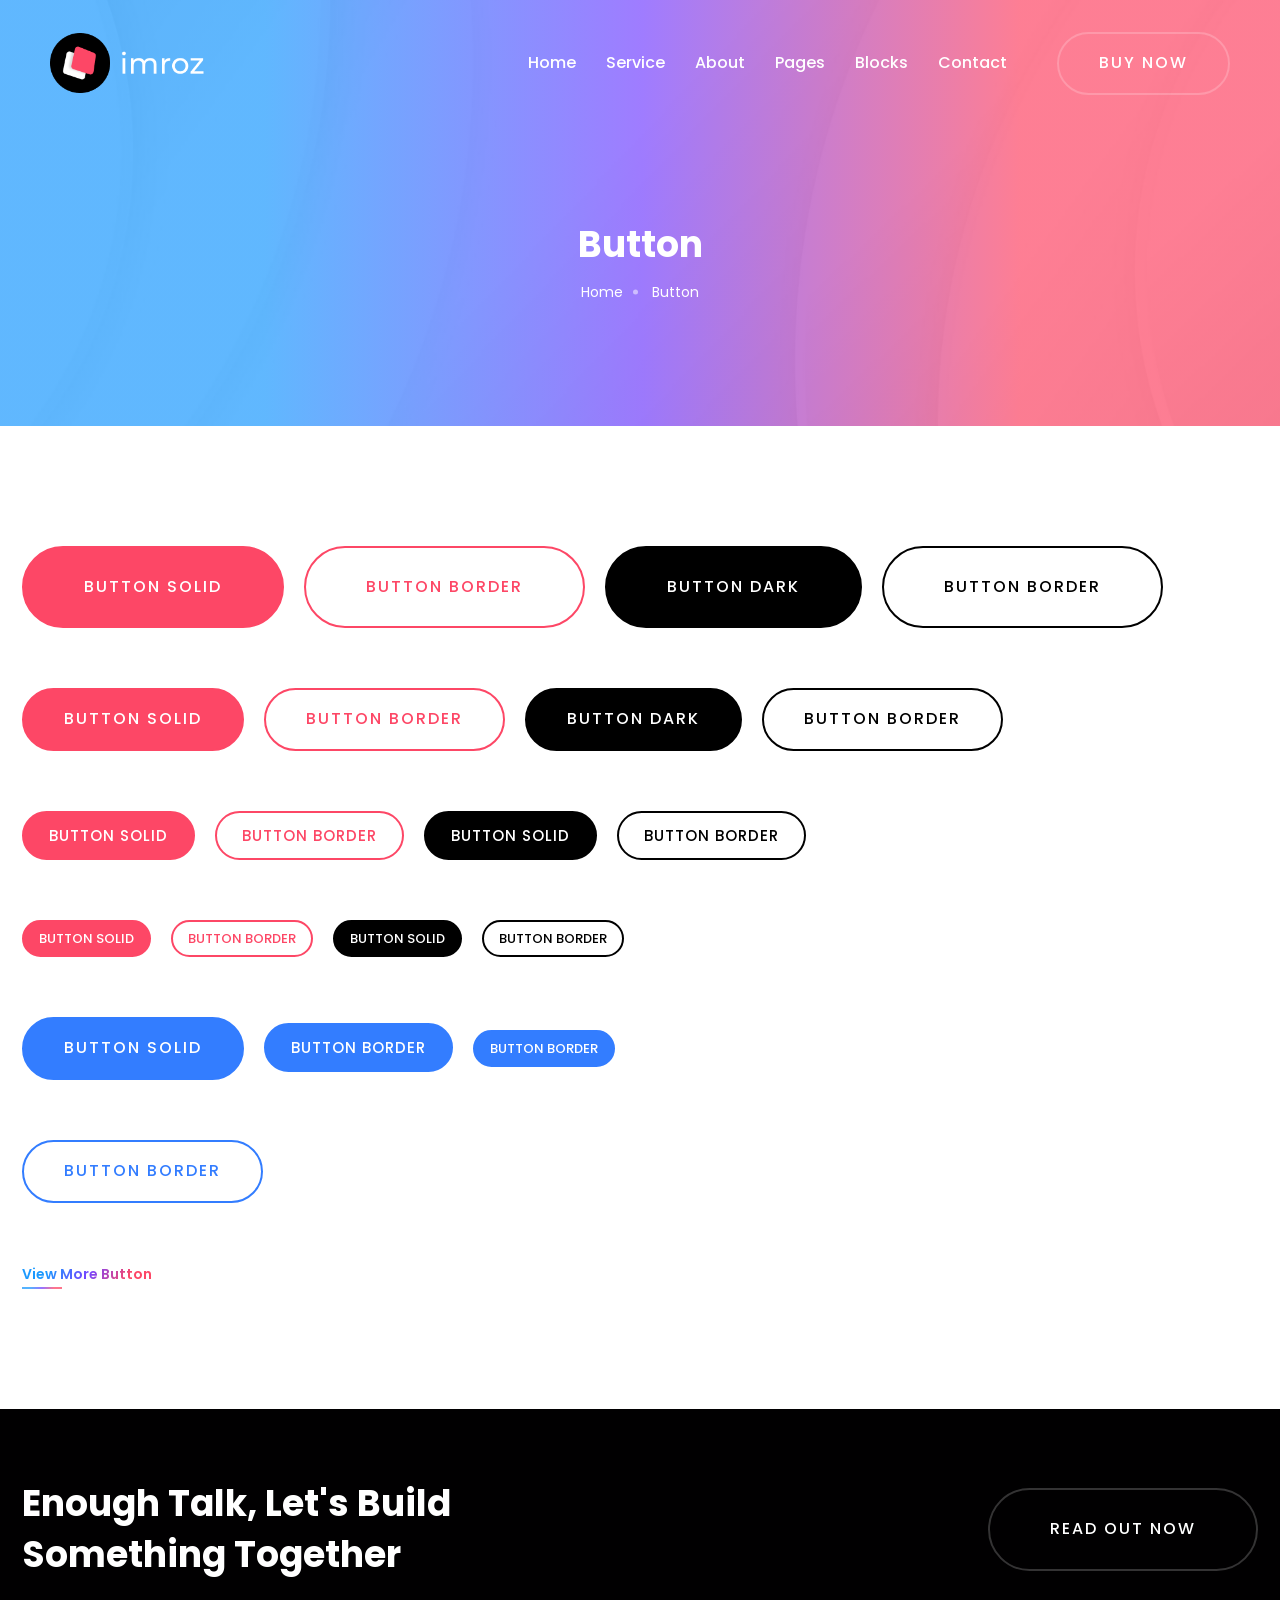
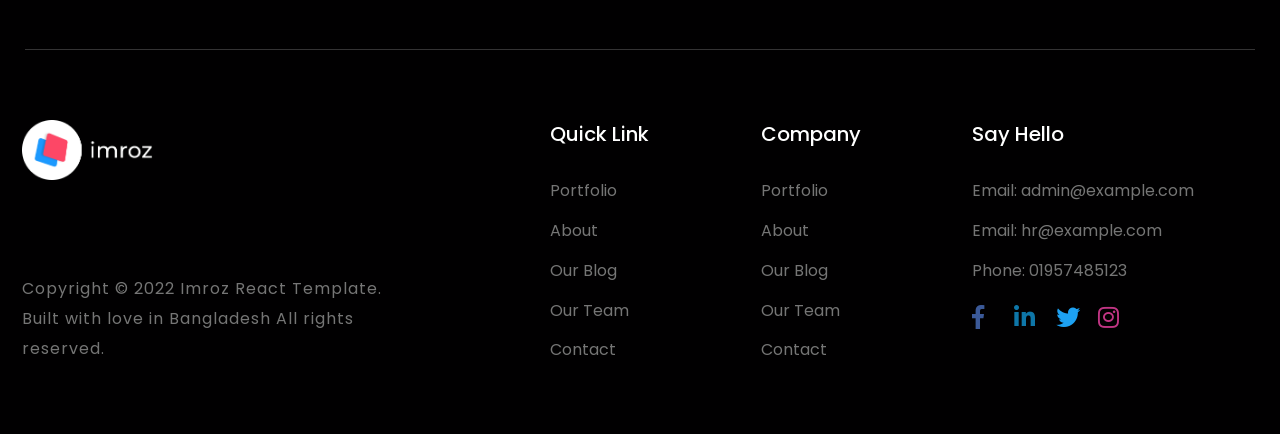
<file: button.html>
<!DOCTYPE html>
<html lang="en">

<head>
    <meta charset="utf-8">
    <meta http-equiv="x-ua-compatible" content="ie=edge">
    <title>Button || Imroz Creative Agency & portfolio Bootstrap Template </title>
    <meta name="robots" content="noindex, follow" />
    <meta name="description" content="">
    <meta name="viewport" content="width=device-width, initial-scale=1, shrink-to-fit=no">
    <!-- Favicon -->
    <link rel="shortcut icon" type="image/x-icon" href="assets/images/favicon.png">

    <!-- CSS Style -->
    <link rel="stylesheet" href="assets/css/vendor/bootstrap.min.css">
    <link rel="stylesheet" href="assets/css/plugins/feature.css">
    <link rel="stylesheet" href="assets/css/vendor/slick.css">
    <link rel="stylesheet" href="assets/css/vendor/slick-theme.css">
    <link rel="stylesheet" href="assets/css/vendor/lightbox.css">
    <link rel="stylesheet" href="assets/css/vendor/fontawesome.css">
    <link rel="stylesheet" href="assets/css/vendor/odometer.css">
    <link rel="stylesheet" href="assets/css/style.css">
</head>

<body>


    <!-- start header Arae -->
    <header class="header-area formobile-menu header--transparent default-color">
        <div class="header-wrapper" id="header-wrapper">
            <div class="header-left">
                <div class="logo"><a href="index.html"><img src="assets/images/logo/logo.png" alt="Digital Agency"></a>
                </div>
            </div>
            <div class="header-right">
                <nav class="mainmenunav d-none d-md-block">
                    <ul class="mainmenu">
                        <li class="has-dropdown">
                            <a href="#">Home</a>
                            <ul class="submenu">
                                <li><a href="index.html">Main Demo</a></li>
                                <li><a href="dark-main-demo.html">Main Demo Dark</a></li>
                                <li><a href="personal-portfolio.html">Personal Portfolio</a></li>
                                <li><a href="interior-landing.html">Interior Landing</a></li>
                                <li><a href="dark-portfolio-landing.html">Portfolio One Page 02</a></li>
                                <li><a href="portfolio-home.html">Minimal Portfolio</a></li>
                                <li><a href="digital-agency.html">Digital Agency</a></li>
                                <li><a href="creative-agency.html">Creative Agency</a></li>
                                <li><a href="corporate-business.html">Corporate Business</a></li>
                                <li><a href="portfolio-landing.html">Portfolio One Page</a></li>
                                <li><a href="creative-landing.html">Creative Agency Landing</a></li>
                                <li><a href="business.html">Business</a></li>
                                <li><a href="designer-portfolio.html">Designer Portfolio</a></li>
                                <li><a href="home-particles.html">Home Particles</a></li>
                                <li><a href="studio-agency.html">Studio Agency</a></li>
                                <li><a href="startup.html">Startup</a></li>
                                <li><a href="creative-portfolio.html">Creative Portfolio</a></li>
                            </ul>
                        </li>
                        <li class="has-dropdown">
                            <a href="#">Service</a>
                            <ul class="submenu">
                                <li><a href="service.html">Service</a></li>
                                <li><a href="service-details.html">Service Details</a></li>
                            </ul>
                        </li>
                        <li><a href="about.html">About</a></li>
                        <li class="has-dropdown">
                            <a href="#">Pages</a>
                            <ul class="submenu">
                                <li><a href="blog.html">Blog List</a></li>
                                <li><a href="blog-details.html">Blog Details</a></li>
                                <li><a href="service.html">Service</a></li>
                                <li><a href="service-details.html">Service Details</a></li>
                                <li><a href="portfolio.html">Portfolio</a></li>
                                <li><a href="portfolio-details.html">Portfolio Details</a></li>
                                <li><a href="404.html">404</a></li>
                            </ul>
                        </li>
                        <li class="has-dropdown"><a href="#">Blocks</a>
                            <ul class="submenu">
                                <li><a href="portfolio.html">Portfolio</a></li>
                                <li><a href="team.html">Team</a></li>
                                <li><a href="service.html">Service</a></li>
                                <li><a href="video-popup.html">Video Popup</a></li>
                                <li><a href="progressbar.html">Progressbar</a></li>
                                <li><a href="gallery.html">Gallery</a></li>
                                <li><a href="counters.html">Counters</a></li>
                                <li><a href="blog.html">Blog List</a></li>
                                <li><a href="clint-logo.html">Clint Logo</a></li>
                                <li><a href="contact-form.html">Contact Form</a></li>
                                <li><a href="google-map.html">Google Map</a></li>
                                <li><a href="columns.html">Columns</a></li>
                                <li><a href="pricing-table.html">Pricing Table</a></li>
                                <li><a href="button.html">Button</a></li>
                            </ul>
                        </li>
                        <li><a href="contact.html">Contact</a></li>
                    </ul>
                </nav>
                <div class="header-btn">
                    <a class="btn-default btn-border btn-opacity" target="_blank" href="https://themeforest.net/checkout/from_item/31904252?license=regular">
                        <span>Buy Now</span>
                    </a>
                </div>
                <div class="humberger-menu d-block d-lg-none pl--20 pl_sm--10">
                    <span class="menutrigger text-white">
                        <i data-feather="menu"></i>
                    </span>
                </div>
            </div>
        </div>
    </header>
    <!-- End header Arae -->
    <!-- Start Popup Menu Area  -->
    <div class="rn-popup-mobile-menu d-block d-lg-none">
        <div class="inner">
            <div class="popup-menu-top">
                <div class="logo">
                    <a href="index.html"><img src="assets/images/logo/logo-symbol-dark.png" alt="imroz"></a>
                </div>
                <div class="close-menu d-block d-lg-none">
                    <span class="closeTrigger">
                    <i data-feather="x"></i>
                </span>
                </div>
            </div>
            <ul class="mainmenu">
                <li class="has-dropdown">
                    <a href="#">Home</a>
                    <ul class="submenu">
                        <li><a href="index.html">Main Demo</a></li>
                        <li><a href="dark-main-demo.html">Main Demo Dark</a></li>
                        <li><a href="personal-portfolio.html">Personal Portfolio</a></li>
                        <li><a href="interior-landing.html">Interior Landing</a></li>
                        <li><a href="dark-portfolio-landing.html">Portfolio One Page 02</a></li>
                        <li><a href="portfolio-home.html">Minimal Portfolio</a></li>
                        <li><a href="digital-agency.html">Digital Agency</a></li>
                        <li><a href="creative-agency.html">Creative Agency</a></li>
                        <li><a href="corporate-business.html">Corporate Business</a></li>
                        <li><a href="portfolio-landing.html">Portfolio One Page</a></li>
                        <li><a href="creative-landing.html">Creative Agency Landing</a></li>
                        <li><a href="business.html">Business</a></li>
                        <li><a href="designer-portfolio.html">Designer Portfolio</a></li>
                        <li><a href="home-particles.html">Home Particles</a></li>
                        <li><a href="studio-agency.html">Studio Agency</a></li>
                        <li><a href="startup.html">Startup</a></li>
                        <li><a href="creative-portfolio.html">Creative Portfolio</a></li>
                    </ul>
                </li>
                <li class="has-dropdown">
                    <a href="#">Service</a>
                    <ul class="submenu">
                        <li><a href="service.html">Service</a></li>
                        <li><a href="service-details.html">Service Details</a></li>
                    </ul>
                </li>
                <li><a href="about.html">About</a></li>
                <li class="has-dropdown">
                    <a href="#">Pages</a>
                    <ul class="submenu">
                        <li><a href="blog.html">Blog List</a></li>
                        <li><a href="blog-details.html">Blog Details</a></li>
                        <li><a href="service.html">Service</a></li>
                        <li><a href="service-details.html">Service Details</a></li>
                        <li><a href="portfolio.html">Portfolio</a></li>
                        <li><a href="portfolio-details.html">Portfolio Details</a></li>
                        <li><a href="404.html">404</a></li>
                    </ul>
                </li>
                <li class="has-dropdown"><a href="#">Blocks</a>
                    <ul class="submenu">
                        <li><a href="portfolio.html">Portfolio</a></li>
                        <li><a href="team.html">Team</a></li>
                        <li><a href="service.html">Service</a></li>
                        <li><a href="video-popup.html">Video Popup</a></li>
                        <li><a href="progressbar.html">Progressbar</a></li>
                        <li><a href="gallery.html">Gallery</a></li>
                        <li><a href="counters.html">Counters</a></li>
                        <li><a href="blog.html">Blog List</a></li>
                        <li><a href="clint-logo.html">Clint Logo</a></li>
                        <li><a href="contact-form.html">Contact Form</a></li>
                        <li><a href="google-map.html">Google Map</a></li>
                        <li><a href="columns.html">Columns</a></li>
                        <li><a href="pricing-table.html">Pricing Table</a></li>
                        <li><a href="button.html">Button</a></li>
                    </ul>
                </li>
                <li><a href="contact.html">Contact</a></li>
            </ul>
        </div>
    </div>
    <!-- End Popup Menu Area  -->

    <!-- Start Bread Crumb Area -->
    <div class="breadcrumb-area rn-bg-color ptb--120 bg_image bg_image--1">
        <div class="container">
            <div class="row">
                <div class="col-lg-12">
                    <div class="breadcrumb-inner pt--100">
                        <h2 class="title">Button</h2>
                        <ul class="page-list">
                            <li class="rn-breadcrumb-item"><a href="index.html">Home</a></li>
                            <li class="rn-breadcrumb-item active">Button</li>
                        </ul>
                    </div>
                </div>
            </div>
        </div>
    </div>
    <!-- End Bread Crumb Area -->

    <!-- Butttoon aera start -->
    <main class="page-wrapper">
        <div class="rn-button-wrapper ptb--120">
            <div class="container">
                <div class="row">
                    <div class="col-lg-12">
                        <div class="button-group"><a class="btn-default btn-large" href="#button">Button Solid</a><a class="btn-default btn-border btn-large" href="#button">Button Border</a><a class="btn-default btn-dark btn-large" href="#button">Button Dark</a><a class="btn-default btn-dark btn-border btn-large" href="#button">Button Border</a></div>
                        <div class="button-group mt--50"><a class="btn-default" href="#button">Button Solid</a><a class="btn-default btn-border" href="#button">Button Border</a><a class="btn-default btn-dark" href="#button">Button Dark</a><a class="btn-default btn-dark btn-border" href="#button">Button Border</a></div>
                        <div class="button-group mt--50"><a class="btn-default size-md" href="#button">Button
                                Solid</a><a class="btn-default btn-border size-md" href="#button">Button Border</a><a class="btn-default btn-dark size-md" href="#button">Button Solid</a><a class="btn-default btn-dark btn-border size-md" href="#button">Button Border</a></div>
                        <div class="button-group mt--50"><a class="btn-default size-sm" href="#button">Button
                                Solid</a><a class="btn-default btn-border size-sm" href="#button">Button Border</a><a class="btn-default btn-dark size-sm" href="#button">Button Solid</a><a class="btn-default btn-dark btn-border size-sm" href="#button">Button Border</a></div>
                        <div class="button-group mt--50"><a class="btn-default color-secondary" href="#button">Button
                                Solid</a><a class="btn-default color-secondary size-md" href="#button">Button
                                Border</a><a class="btn-default color-secondary size-sm" href="#button">Button
                                Border</a></div>
                        <div class="button-group mt--50"><a class="btn-default btn-border color-secondary" href="#button">Button Border</a></div>
                        <div class="button-group mt--50"><a class="btn-transparent" href="#button">View More Button</a>
                        </div>
                    </div>
                </div>
            </div>
        </div>
    </main>
    <!-- Butttoon aera End -->
    <!-- start footer area -->
    <footer class="footer-area footer-style-01 bg_color--6">
        <div class="im-call-to-action-area ptb--70 im-separator">
            <div class="container">
                <div class="row align-items-center">
                    <div class="col-lg-8 col-xl-6 col-md-12 col-sm-12 col-12">
                        <div class="inner">
                            <h2 class="text-white mb--0">Enough Talk, Let's Build Something Together</h2>
                        </div>
                    </div>
                    <div class="col-lg-4 col-xl-4 offset-xl-2 col-md-12 col-sm-12 col-12">
                        <div class="call-to-cation-tbn text-start text-lg-end mt_md--20 mt_sm--20">
                            <a class="btn-default btn-large btn-border btn-opacity" href="#button">Read Out Now</a>
                        </div>
                    </div>
                </div>
            </div>
        </div>
        <div class="footer-wrapper ptb--70">
            <div class="container">
                <div class="row">
                    <div class="col-lg-4 col-md-6 col-sm-6 col-12">
                        <div class="ft-text">
                            <div class="logo">
                                <a href="index.html">
                                    <img src="assets/images/logo/logo-light.png" alt="Digital Agency">
                                </a>
                            </div>
                            <p>Copyright © 2022 <a href="index.html">Imroz</a> React Template. Built with love in Bangladesh All
                                rights reserved.</p>
                        </div>
                    </div>
                    <div class="col-lg-2 col-xl-2 offset-xl-1 col-md-6 col-sm-6 col-12 mt_mobile--40">
                        <div class="footer-link">
                            <h4>Quick Link</h4>
                            <ul class="ft-link">
                                <li>
                                    <a href="portfolio.html">Portfolio</a>
                                </li>
                                <li>
                                    <a href="about.html">About</a>
                                </li>
                                <li>
                                    <a href="blog.html">Our Blog</a>
                                </li>
                                <li>
                                    <a href="team.html">Our Team</a>
                                </li>
                                <li>
                                    <a href="contact.html">Contact</a>
                                </li>
                            </ul>
                        </div>
                    </div>
                    <div class="col-lg-2 col-md-6 col-sm-6 col-12 mt_md--40 mt_sm--40">
                        <div class="footer-link">
                            <h4>Company</h4>
                            <ul class="ft-link">
                                <li>
                                    <a href="portfolio.html">Portfolio</a>
                                </li>
                                <li>
                                    <a href="about.html">About</a>
                                </li>
                                <li>
                                    <a href="blog.html">Our Blog</a>
                                </li>
                                <li>
                                    <a href="team.html">Our Team</a>
                                </li>
                                <li>
                                    <a href="contact.html">Contact</a>
                                </li>
                            </ul>
                        </div>
                    </div>
                    <div class="col-lg-3 col-md-6 col-sm-6 col-12 mt_md--40 mt_sm--40">
                        <div class="footer-link">
                            <h4>Say Hello</h4>
                            <ul class="ft-link">
                                <li>Email: <a href="mailto:admin@example.com">admin@example.com</a></li>
                                <li>Email: <a href="mailto:hr@example.com">hr@example.com</a></li>
                                <li>Phone: <a href="mailto:hr@example.com">01957485123</a></li>
                            </ul>
                            <div class="social-share-inner mt--20">
                                <ul class="social-share social-style--2 d-flex justify-content-start liststyle">
                                    <li><a href="#"><i class="fab fa-facebook-f"></i></a></li>
                                    <li><a href="#"><i class="fab fa-linkedin-in"></i></a></li>
                                    <li><a href="#"><i class="fab fa-twitter"></i></a></li>
                                    <li><a href="#"><i class="fab fa-instagram"></i></a></li>
                                </ul>
                            </div>
                        </div>
                    </div>
                </div>
            </div>
        </div>
    </footer>
    <!-- End footer area -->
    <!-- Start Top To Bottom Area  -->
    <div class="rn-progress-parent">
        <svg class="rn-back-circle svg-inner" width="100%" height="100%" viewBox="-1 -1 102 102">
            <path d="M50,1 a49,49 0 0,1 0,98 a49,49 0 0,1 0,-98" />
        </svg>
    </div>
    <!-- End Top To Bottom Area  -->

    <!-- js  
======================================-->
    <!-- modernizer JS -->
    <script src="assets/js/vendor/modernizer.min.js"></script>
    <!-- jquery JS -->
    <script src="assets/js/vendor/jquery.js"></script>
    <!-- Bootstrap JS -->
    <script src="assets/js/vendor/bootstrap.min.js"></script>
    <script src="assets/js/vendor/avoid-console.js"></script>
    <script src="assets/js/vendor/feather.js"></script>
    <script src="assets/js/vendor/slick.min.js"></script>
    <script src="assets/js/vendor/video.js"></script>
    <script src="assets/js/vendor/masonry.js"></script>
    <script src="assets/js/vendor/lightbox.js"></script>
    <script src="assets/js/vendor/particles.js"></script>
    <script src="assets/js/vendor/backtotop.js"></script>
    <script src="assets/js/vendor/odometer.js"></script>
    <script src="assets/js/vendor/jquery-appear.js"></script>
    <script src="assets/js/vendor/jquery-one-page-nav.js"></script>
    <script src="assets/js/vendor/wow.js"></script>

    <!-- main JS -->
    <script src="assets/js/main.js"></script>
</body>

</html>
</file>
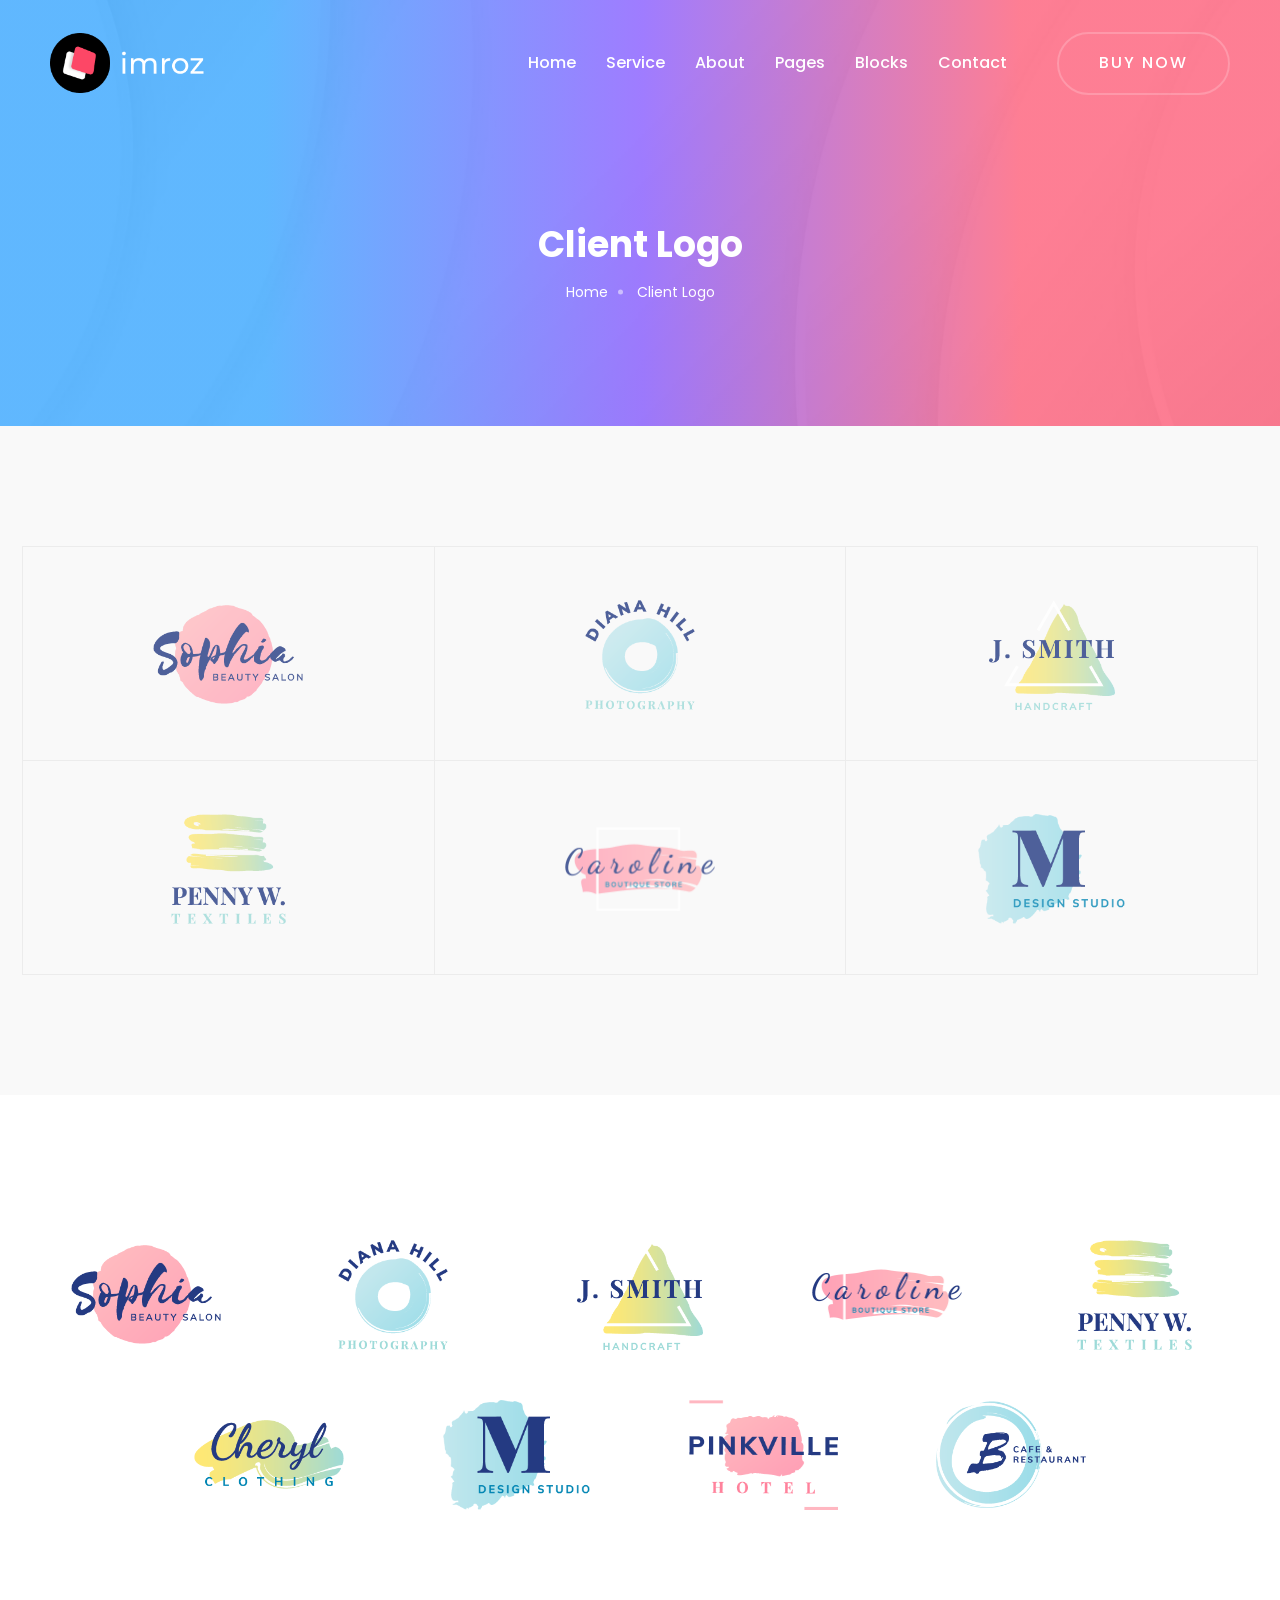
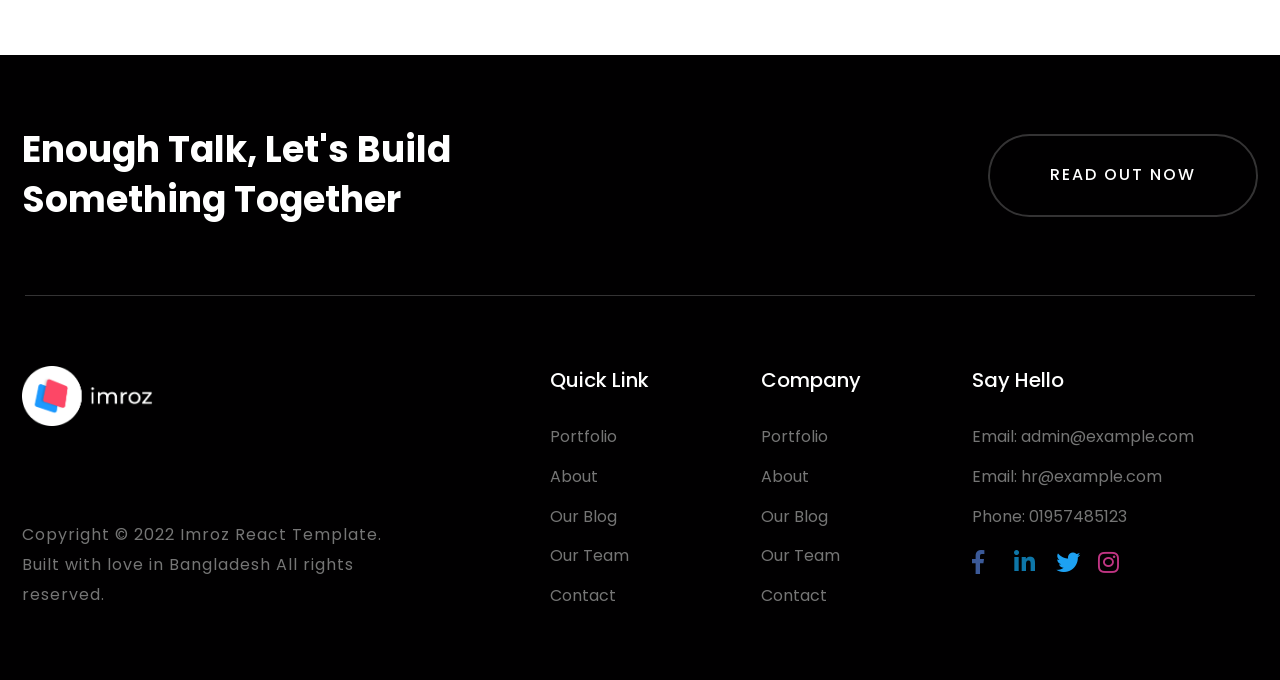
<file: clint-logo.html>
<!DOCTYPE html>
<html lang="en">

<head>
    <meta charset="utf-8">
    <meta http-equiv="x-ua-compatible" content="ie=edge">
    <title>Clint Logo || Imroz Creative Agency & portfolio Bootstrap Template </title>
    <meta name="robots" content="noindex, follow" />
    <meta name="description" content="">
    <meta name="viewport" content="width=device-width, initial-scale=1, shrink-to-fit=no">
    <!-- Favicon -->
    <link rel="shortcut icon" type="image/x-icon" href="assets/images/favicon.png">

    <!-- CSS Style -->
    <link rel="stylesheet" href="assets/css/vendor/bootstrap.min.css">
    <link rel="stylesheet" href="assets/css/plugins/feature.css">
    <link rel="stylesheet" href="assets/css/vendor/slick.css">
    <link rel="stylesheet" href="assets/css/vendor/slick-theme.css">
    <link rel="stylesheet" href="assets/css/vendor/lightbox.css">
    <link rel="stylesheet" href="assets/css/vendor/fontawesome.css">
    <link rel="stylesheet" href="assets/css/vendor/odometer.css">
    <link rel="stylesheet" href="assets/css/style.css">
</head>

<body>

    <!-- start header Arae -->
    <header class="header-area formobile-menu header--transparent default-color">
        <div class="header-wrapper" id="header-wrapper">
            <div class="header-left">
                <div class="logo"><a href="index.html"><img src="assets/images/logo/logo.png" alt="Digital Agency"></a>
                </div>
            </div>
            <div class="header-right">
                <nav class="mainmenunav d-none d-md-block">
                    <ul class="mainmenu">
                        <li class="has-dropdown">
                            <a href="#">Home</a>
                            <ul class="submenu">
                                <li><a href="index.html">Main Demo</a></li>
                                <li><a href="dark-main-demo.html">Main Demo Dark</a></li>
                                <li><a href="personal-portfolio.html">Personal Portfolio</a></li>
                                <li><a href="interior-landing.html">Interior Landing</a></li>
                                <li><a href="dark-portfolio-landing.html">Portfolio One Page 02</a></li>
                                <li><a href="portfolio-home.html">Minimal Portfolio</a></li>
                                <li><a href="digital-agency.html">Digital Agency</a></li>
                                <li><a href="creative-agency.html">Creative Agency</a></li>
                                <li><a href="corporate-business.html">Corporate Business</a></li>
                                <li><a href="portfolio-landing.html">Portfolio One Page</a></li>
                                <li><a href="creative-landing.html">Creative Agency Landing</a></li>
                                <li><a href="business.html">Business</a></li>
                                <li><a href="designer-portfolio.html">Designer Portfolio</a></li>
                                <li><a href="home-particles.html">Home Particles</a></li>
                                <li><a href="studio-agency.html">Studio Agency</a></li>
                                <li><a href="startup.html">Startup</a></li>
                                <li><a href="creative-portfolio.html">Creative Portfolio</a></li>
                            </ul>
                        </li>
                        <li class="has-dropdown">
                            <a href="#">Service</a>
                            <ul class="submenu">
                                <li><a href="service.html">Service</a></li>
                                <li><a href="service-details.html">Service Details</a></li>
                            </ul>
                        </li>
                        <li><a href="about.html">About</a></li>
                        <li class="has-dropdown">
                            <a href="#">Pages</a>
                            <ul class="submenu">
                                <li><a href="blog.html">Blog List</a></li>
                                <li><a href="blog-details.html">Blog Details</a></li>
                                <li><a href="service.html">Service</a></li>
                                <li><a href="service-details.html">Service Details</a></li>
                                <li><a href="portfolio.html">Portfolio</a></li>
                                <li><a href="portfolio-details.html">Portfolio Details</a></li>
                                <li><a href="404.html">404</a></li>
                            </ul>
                        </li>
                        <li class="has-dropdown"><a href="#">Blocks</a>
                            <ul class="submenu">
                                <li><a href="portfolio.html">Portfolio</a></li>
                                <li><a href="team.html">Team</a></li>
                                <li><a href="service.html">Service</a></li>
                                <li><a href="video-popup.html">Video Popup</a></li>
                                <li><a href="progressbar.html">Progressbar</a></li>
                                <li><a href="gallery.html">Gallery</a></li>
                                <li><a href="counters.html">Counters</a></li>
                                <li><a href="blog.html">Blog List</a></li>
                                <li><a href="clint-logo.html">Clint Logo</a></li>
                                <li><a href="contact-form.html">Contact Form</a></li>
                                <li><a href="google-map.html">Google Map</a></li>
                                <li><a href="columns.html">Columns</a></li>
                                <li><a href="pricing-table.html">Pricing Table</a></li>
                                <li><a href="button.html">Button</a></li>
                            </ul>
                        </li>
                        <li><a href="contact.html">Contact</a></li>
                    </ul>
                </nav>
                <div class="header-btn">
                    <a class="btn-default btn-border btn-opacity" target="_blank" href="https://themeforest.net/checkout/from_item/31904252?license=regular">
                        <span>Buy Now</span>
                    </a>
                </div>
                <div class="humberger-menu d-block d-lg-none pl--20 pl_sm--10">
                    <span class="menutrigger text-white">
                        <i data-feather="menu"></i>
                    </span>
                </div>
            </div>
        </div>
    </header>
    <!-- End header Arae -->
    <!-- Start Popup Menu Area  -->
    <div class="rn-popup-mobile-menu d-block d-lg-none">
        <div class="inner">
            <div class="popup-menu-top">
                <div class="logo">
                    <a href="index.html"><img src="assets/images/logo/logo-symbol-dark.png" alt="imroz"></a>
                </div>
                <div class="close-menu d-block d-lg-none">
                    <span class="closeTrigger">
                    <i data-feather="x"></i>
                </span>
                </div>
            </div>
            <ul class="mainmenu">
                <li class="has-dropdown">
                    <a href="#">Home</a>
                    <ul class="submenu">
                        <li><a href="index.html">Main Demo</a></li>
                        <li><a href="dark-main-demo.html">Main Demo Dark</a></li>
                        <li><a href="personal-portfolio.html">Personal Portfolio</a></li>
                        <li><a href="interior-landing.html">Interior Landing</a></li>
                        <li><a href="dark-portfolio-landing.html">Portfolio One Page 02</a></li>
                        <li><a href="portfolio-home.html">Minimal Portfolio</a></li>
                        <li><a href="digital-agency.html">Digital Agency</a></li>
                        <li><a href="creative-agency.html">Creative Agency</a></li>
                        <li><a href="corporate-business.html">Corporate Business</a></li>
                        <li><a href="portfolio-landing.html">Portfolio One Page</a></li>
                        <li><a href="creative-landing.html">Creative Agency Landing</a></li>
                        <li><a href="business.html">Business</a></li>
                        <li><a href="designer-portfolio.html">Designer Portfolio</a></li>
                        <li><a href="home-particles.html">Home Particles</a></li>
                        <li><a href="studio-agency.html">Studio Agency</a></li>
                        <li><a href="startup.html">Startup</a></li>
                        <li><a href="creative-portfolio.html">Creative Portfolio</a></li>
                    </ul>
                </li>
                <li class="has-dropdown">
                    <a href="#">Service</a>
                    <ul class="submenu">
                        <li><a href="service.html">Service</a></li>
                        <li><a href="service-details.html">Service Details</a></li>
                    </ul>
                </li>
                <li><a href="about.html">About</a></li>
                <li class="has-dropdown">
                    <a href="#">Pages</a>
                    <ul class="submenu">
                        <li><a href="blog.html">Blog List</a></li>
                        <li><a href="blog-details.html">Blog Details</a></li>
                        <li><a href="service.html">Service</a></li>
                        <li><a href="service-details.html">Service Details</a></li>
                        <li><a href="portfolio.html">Portfolio</a></li>
                        <li><a href="portfolio-details.html">Portfolio Details</a></li>
                        <li><a href="404.html">404</a></li>
                    </ul>
                </li>
                <li class="has-dropdown"><a href="#">Blocks</a>
                    <ul class="submenu">
                        <li><a href="portfolio.html">Portfolio</a></li>
                        <li><a href="team.html">Team</a></li>
                        <li><a href="service.html">Service</a></li>
                        <li><a href="video-popup.html">Video Popup</a></li>
                        <li><a href="progressbar.html">Progressbar</a></li>
                        <li><a href="gallery.html">Gallery</a></li>
                        <li><a href="counters.html">Counters</a></li>
                        <li><a href="blog.html">Blog List</a></li>
                        <li><a href="clint-logo.html">Clint Logo</a></li>
                        <li><a href="contact-form.html">Contact Form</a></li>
                        <li><a href="google-map.html">Google Map</a></li>
                        <li><a href="columns.html">Columns</a></li>
                        <li><a href="pricing-table.html">Pricing Table</a></li>
                        <li><a href="button.html">Button</a></li>
                    </ul>
                </li>
                <li><a href="contact.html">Contact</a></li>
            </ul>
        </div>
    </div>
    <!-- End Popup Menu Area  -->

    <!-- Bread Crumb -->
    <div class="breadcrumb-area rn-bg-color ptb--120 bg_image bg_image--1">
        <div class="container">
            <div class="row">
                <div class="col-lg-12">
                    <div class="breadcrumb-inner pt--100">
                        <h2 class="title">Client Logo</h2>
                        <ul class="page-list">
                            <li class="rn-breadcrumb-item"><a href="index.html">Home</a></li>
                            <li class="rn-breadcrumb-item active">Client Logo</li>
                        </ul>
                    </div>
                </div>
            </div>
        </div>
    </div>
    <!-- Bread Crumb End -->

    <!-- Paeg Wrapper -->
    <main class="page-wrapper">
        <div class="rn-brand-area ptb--120 bg_color--5">
            <div class="container">
                <div class="row">
                    <div class="col-lg-12">
                        <ul class="brand-list branstyle--2">
                            <li><img src="assets/images/brand/brand-01.png" alt="Logo Images"></li>
                            <li><img src="assets/images/brand/brand-02.png" alt="Logo Images"></li>
                            <li><img src="assets/images/brand/brand-03.png" alt="Logo Images"></li>
                            <li><img src="assets/images/brand/brand-04.png" alt="Logo Images"></li>
                            <li><img src="assets/images/brand/brand-05.png" alt="Logo Images"></li>
                            <li><img src="assets/images/brand/brand-06.png" alt="Logo Images"></li>
                        </ul>
                    </div>
                </div>
            </div>
        </div>
        <div class="rn-brand-area ptb--120 bg_color--1">
            <div class="container">
                <div class="row">
                    <div class="col-lg-12">
                        <ul class="brand-style-2">
                            <li><img src="assets/images/brand/brand-01.png" alt="Logo Images"></li>
                            <li><img src="assets/images/brand/brand-02.png" alt="Logo Images"></li>
                            <li><img src="assets/images/brand/brand-03.png" alt="Logo Images"></li>
                            <li><img src="assets/images/brand/brand-05.png" alt="Logo Images"></li>
                            <li><img src="assets/images/brand/brand-04.png" alt="Logo Images"></li>
                            <li><img src="assets/images/brand/brand-08.png" alt="Logo Images"></li>
                            <li><img src="assets/images/brand/brand-06.png" alt="Logo Images"></li>
                            <li><img src="assets/images/brand/brand-09.png" alt="Logo Images"></li>
                            <li><img src="assets/images/brand/brand-07.png" alt="Logo Images"></li>
                        </ul>
                    </div>
                </div>
            </div>
        </div>
    </main>
    <!-- Paeg Wrapper ENd -->
    <!-- start footer area -->
    <footer class="footer-area footer-style-01 bg_color--6">
        <div class="im-call-to-action-area ptb--70 im-separator">
            <div class="container">
                <div class="row align-items-center">
                    <div class="col-lg-8 col-xl-6 col-md-12 col-sm-12 col-12">
                        <div class="inner">
                            <h2 class="text-white mb--0">Enough Talk, Let's Build Something Together</h2>
                        </div>
                    </div>
                    <div class="col-lg-4 col-xl-4 offset-xl-2 col-md-12 col-sm-12 col-12">
                        <div class="call-to-cation-tbn text-start text-lg-end mt_md--20 mt_sm--20">
                            <a class="btn-default btn-large btn-border btn-opacity" href="#button">Read Out Now</a>
                        </div>
                    </div>
                </div>
            </div>
        </div>
        <div class="footer-wrapper ptb--70">
            <div class="container">
                <div class="row">
                    <div class="col-lg-4 col-md-6 col-sm-6 col-12">
                        <div class="ft-text">
                            <div class="logo">
                                <a href="index.html">
                                    <img src="assets/images/logo/logo-light.png" alt="Digital Agency">
                                </a>
                            </div>
                            <p>Copyright © 2022 <a href="index.html">Imroz</a> React Template. Built with love in Bangladesh All
                                rights reserved.</p>
                        </div>
                    </div>
                    <div class="col-lg-2 col-xl-2 offset-xl-1 col-md-6 col-sm-6 col-12 mt_mobile--40">
                        <div class="footer-link">
                            <h4>Quick Link</h4>
                            <ul class="ft-link">
                                <li>
                                    <a href="portfolio.html">Portfolio</a>
                                </li>
                                <li>
                                    <a href="about.html">About</a>
                                </li>
                                <li>
                                    <a href="blog.html">Our Blog</a>
                                </li>
                                <li>
                                    <a href="team.html">Our Team</a>
                                </li>
                                <li>
                                    <a href="contact.html">Contact</a>
                                </li>
                            </ul>
                        </div>
                    </div>
                    <div class="col-lg-2 col-md-6 col-sm-6 col-12 mt_md--40 mt_sm--40">
                        <div class="footer-link">
                            <h4>Company</h4>
                            <ul class="ft-link">
                                <li>
                                    <a href="portfolio.html">Portfolio</a>
                                </li>
                                <li>
                                    <a href="about.html">About</a>
                                </li>
                                <li>
                                    <a href="blog.html">Our Blog</a>
                                </li>
                                <li>
                                    <a href="team.html">Our Team</a>
                                </li>
                                <li>
                                    <a href="contact.html">Contact</a>
                                </li>
                            </ul>
                        </div>
                    </div>
                    <div class="col-lg-3 col-md-6 col-sm-6 col-12 mt_md--40 mt_sm--40">
                        <div class="footer-link">
                            <h4>Say Hello</h4>
                            <ul class="ft-link">
                                <li>Email: <a href="mailto:admin@example.com">admin@example.com</a></li>
                                <li>Email: <a href="mailto:hr@example.com">hr@example.com</a></li>
                                <li>Phone: <a href="mailto:hr@example.com">01957485123</a></li>
                            </ul>
                            <div class="social-share-inner mt--20">
                                <ul class="social-share social-style--2 d-flex justify-content-start liststyle">
                                    <li><a href="#"><i class="fab fa-facebook-f"></i></a></li>
                                    <li><a href="#"><i class="fab fa-linkedin-in"></i></a></li>
                                    <li><a href="#"><i class="fab fa-twitter"></i></a></li>
                                    <li><a href="#"><i class="fab fa-instagram"></i></a></li>
                                </ul>
                            </div>
                        </div>
                    </div>
                </div>
            </div>
        </div>
    </footer>
    <!-- End footer area -->
    <!-- Start Top To Bottom Area  -->
    <div class="rn-progress-parent">
        <svg class="rn-back-circle svg-inner" width="100%" height="100%" viewBox="-1 -1 102 102">
            <path d="M50,1 a49,49 0 0,1 0,98 a49,49 0 0,1 0,-98" />
        </svg>
    </div>
    <!-- End Top To Bottom Area  -->

    <!-- js  
======================================-->
    <!-- modernizer JS -->
    <script src="assets/js/vendor/modernizer.min.js"></script>
    <!-- jquery JS -->
    <script src="assets/js/vendor/jquery.js"></script>
    <!-- Bootstrap JS -->
    <script src="assets/js/vendor/bootstrap.min.js"></script>
    <script src="assets/js/vendor/avoid-console.js"></script>
    <script src="assets/js/vendor/feather.js"></script>
    <script src="assets/js/vendor/slick.min.js"></script>
    <script src="assets/js/vendor/video.js"></script>
    <script src="assets/js/vendor/masonry.js"></script>
    <script src="assets/js/vendor/lightbox.js"></script>
    <script src="assets/js/vendor/particles.js"></script>
    <script src="assets/js/vendor/backtotop.js"></script>
    <script src="assets/js/vendor/odometer.js"></script>
    <script src="assets/js/vendor/jquery-appear.js"></script>
    <script src="assets/js/vendor/jquery-one-page-nav.js"></script>
    <script src="assets/js/vendor/wow.js"></script>

    <!-- main JS -->
    <script src="assets/js/main.js"></script>
</body>

</html>
</file>
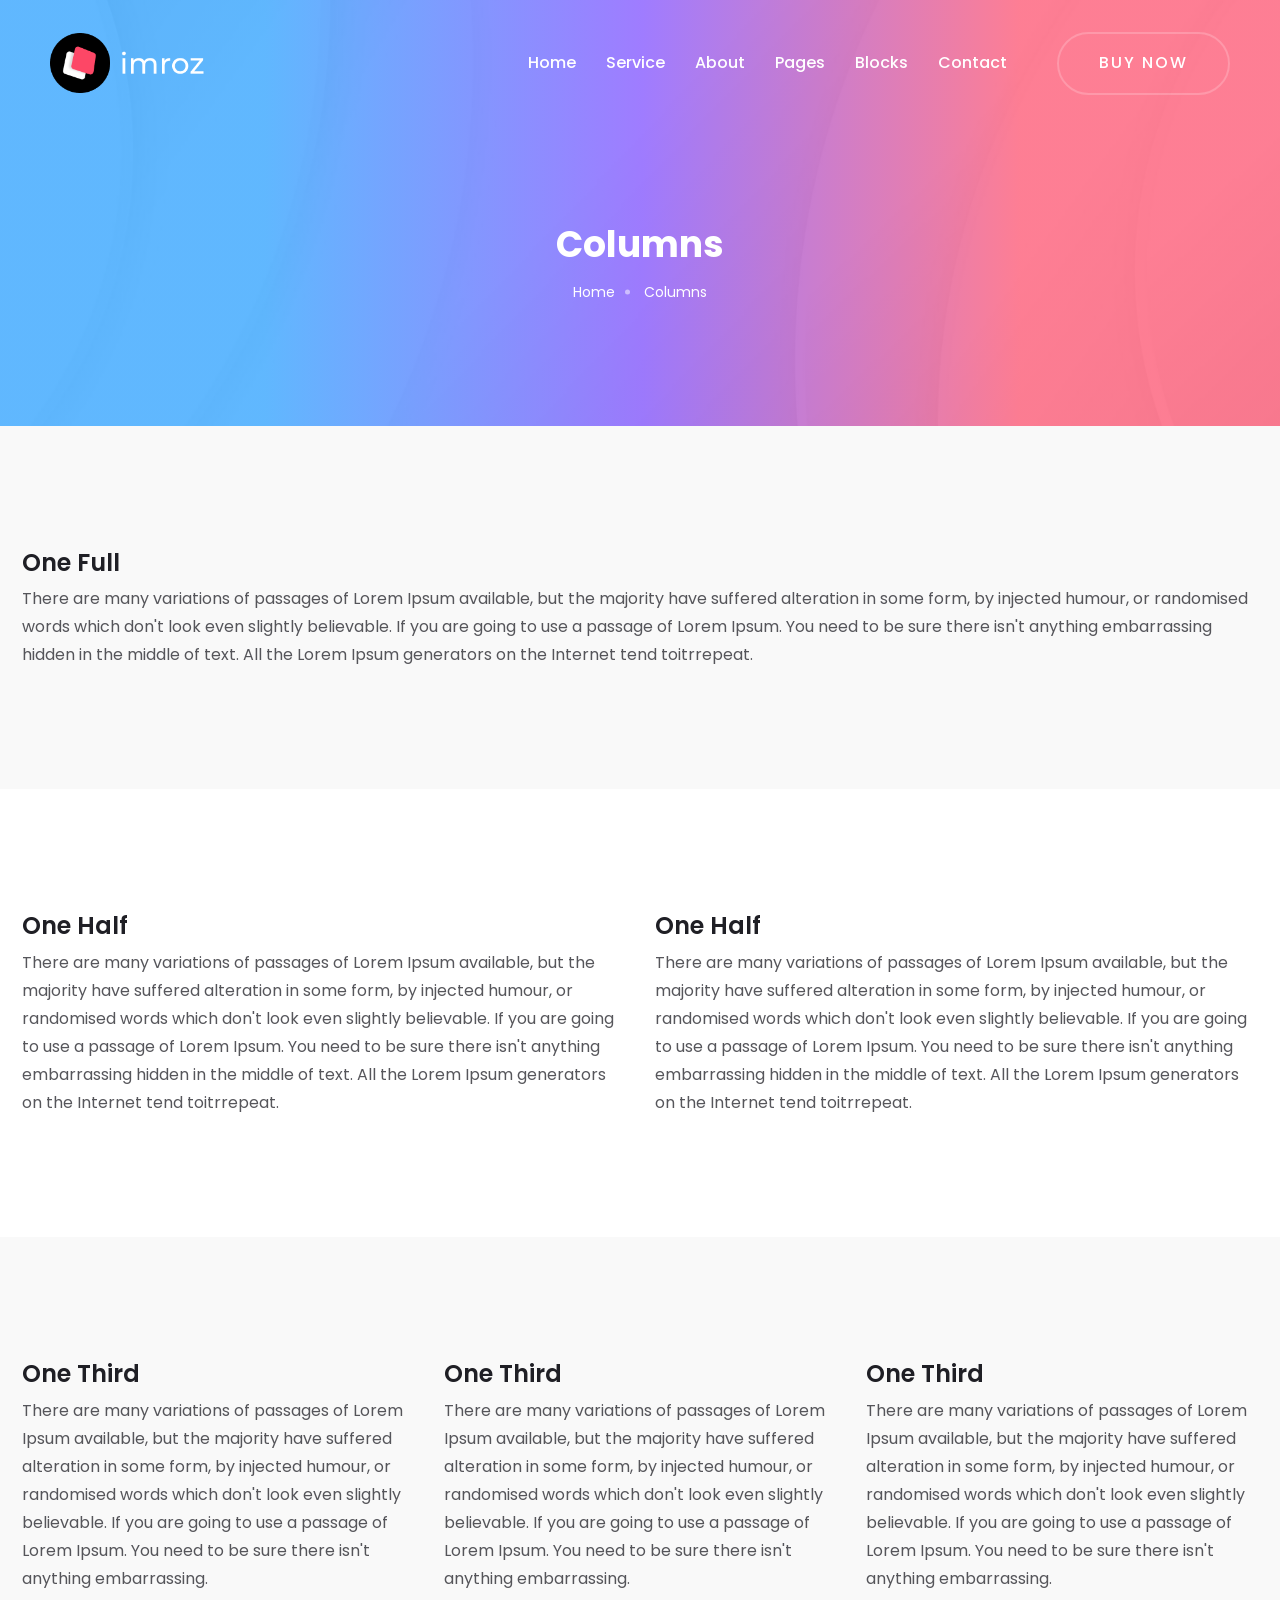
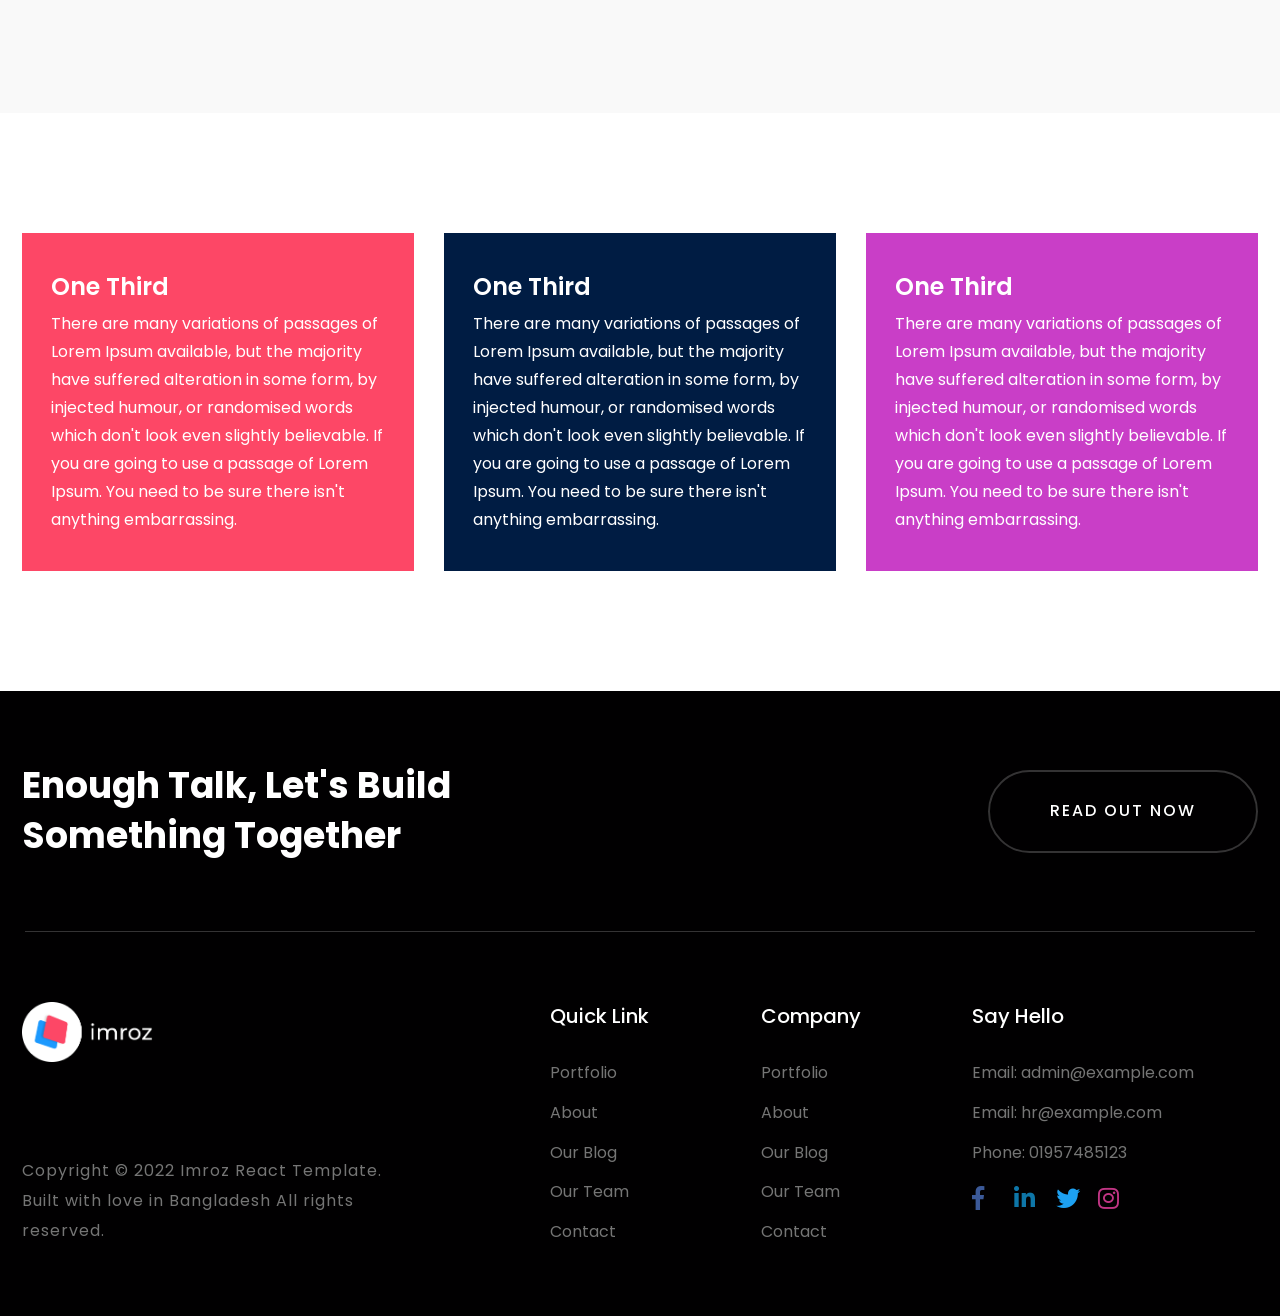
<file: columns.html>
<!DOCTYPE html>
<html lang="en">

<head>
    <meta charset="utf-8">
    <meta http-equiv="x-ua-compatible" content="ie=edge">
    <title>Columns || Imroz Creative Agency & portfolio Bootstrap Template </title>
    <meta name="robots" content="noindex, follow" />
    <meta name="description" content="">
    <meta name="viewport" content="width=device-width, initial-scale=1, shrink-to-fit=no">
    <!-- Favicon -->
    <link rel="shortcut icon" type="image/x-icon" href="assets/images/favicon.png">

    <!-- CSS Style -->
    <link rel="stylesheet" href="assets/css/vendor/bootstrap.min.css">
    <link rel="stylesheet" href="assets/css/plugins/feature.css">
    <link rel="stylesheet" href="assets/css/vendor/slick.css">
    <link rel="stylesheet" href="assets/css/vendor/slick-theme.css">
    <link rel="stylesheet" href="assets/css/vendor/lightbox.css">
    <link rel="stylesheet" href="assets/css/vendor/fontawesome.css">
    <link rel="stylesheet" href="assets/css/vendor/odometer.css">
    <link rel="stylesheet" href="assets/css/style.css">
</head>

<body>

    <!-- start header Arae -->
    <header class="header-area formobile-menu header--transparent default-color">
        <div class="header-wrapper" id="header-wrapper">
            <div class="header-left">
                <div class="logo"><a href="index.html"><img src="assets/images/logo/logo.png" alt="Digital Agency"></a>
                </div>
            </div>
            <div class="header-right">
                <nav class="mainmenunav d-none d-md-block">
                    <ul class="mainmenu">
                        <li class="has-dropdown">
                            <a href="#">Home</a>
                            <ul class="submenu">
                                <li><a href="index.html">Main Demo</a></li>
                                <li><a href="dark-main-demo.html">Main Demo Dark</a></li>
                                <li><a href="personal-portfolio.html">Personal Portfolio</a></li>
                                <li><a href="interior-landing.html">Interior Landing</a></li>
                                <li><a href="dark-portfolio-landing.html">Portfolio One Page 02</a></li>
                                <li><a href="portfolio-home.html">Minimal Portfolio</a></li>
                                <li><a href="digital-agency.html">Digital Agency</a></li>
                                <li><a href="creative-agency.html">Creative Agency</a></li>
                                <li><a href="corporate-business.html">Corporate Business</a></li>
                                <li><a href="portfolio-landing.html">Portfolio One Page</a></li>
                                <li><a href="creative-landing.html">Creative Agency Landing</a></li>
                                <li><a href="business.html">Business</a></li>
                                <li><a href="designer-portfolio.html">Designer Portfolio</a></li>
                                <li><a href="home-particles.html">Home Particles</a></li>
                                <li><a href="studio-agency.html">Studio Agency</a></li>
                                <li><a href="startup.html">Startup</a></li>
                                <li><a href="creative-portfolio.html">Creative Portfolio</a></li>
                            </ul>
                        </li>
                        <li class="has-dropdown">
                            <a href="#">Service</a>
                            <ul class="submenu">
                                <li><a href="service.html">Service</a></li>
                                <li><a href="service-details.html">Service Details</a></li>
                            </ul>
                        </li>
                        <li><a href="about.html">About</a></li>
                        <li class="has-dropdown">
                            <a href="#">Pages</a>
                            <ul class="submenu">
                                <li><a href="blog.html">Blog List</a></li>
                                <li><a href="blog-details.html">Blog Details</a></li>
                                <li><a href="service.html">Service</a></li>
                                <li><a href="service-details.html">Service Details</a></li>
                                <li><a href="portfolio.html">Portfolio</a></li>
                                <li><a href="portfolio-details.html">Portfolio Details</a></li>
                                <li><a href="404.html">404</a></li>
                            </ul>
                        </li>
                        <li class="has-dropdown"><a href="#">Blocks</a>
                            <ul class="submenu">
                                <li><a href="portfolio.html">Portfolio</a></li>
                                <li><a href="team.html">Team</a></li>
                                <li><a href="service.html">Service</a></li>
                                <li><a href="video-popup.html">Video Popup</a></li>
                                <li><a href="progressbar.html">Progressbar</a></li>
                                <li><a href="gallery.html">Gallery</a></li>
                                <li><a href="counters.html">Counters</a></li>
                                <li><a href="blog.html">Blog List</a></li>
                                <li><a href="clint-logo.html">Clint Logo</a></li>
                                <li><a href="contact-form.html">Contact Form</a></li>
                                <li><a href="google-map.html">Google Map</a></li>
                                <li><a href="columns.html">Columns</a></li>
                                <li><a href="pricing-table.html">Pricing Table</a></li>
                                <li><a href="button.html">Button</a></li>
                            </ul>
                        </li>
                        <li><a href="contact.html">Contact</a></li>
                    </ul>
                </nav>
                <div class="header-btn">
                    <a class="btn-default btn-border btn-opacity" target="_blank" href="https://themeforest.net/checkout/from_item/31904252?license=regular">
                        <span>Buy Now</span>
                    </a>
                </div>
                <div class="humberger-menu d-block d-lg-none pl--20 pl_sm--10">
                    <span class="menutrigger text-white">
                        <i data-feather="menu"></i>
                    </span>
                </div>
            </div>
        </div>
    </header>
    <!-- End header Arae -->
    <!-- Start Popup Menu Area  -->
    <div class="rn-popup-mobile-menu d-block d-lg-none">
        <div class="inner">
            <div class="popup-menu-top">
                <div class="logo">
                    <a href="index.html"><img src="assets/images/logo/logo-symbol-dark.png" alt="imroz"></a>
                </div>
                <div class="close-menu d-block d-lg-none">
                    <span class="closeTrigger">
                    <i data-feather="x"></i>
                </span>
                </div>
            </div>
            <ul class="mainmenu">
                <li class="has-dropdown">
                    <a href="#">Home</a>
                    <ul class="submenu">
                        <li><a href="index.html">Main Demo</a></li>
                        <li><a href="dark-main-demo.html">Main Demo Dark</a></li>
                        <li><a href="personal-portfolio.html">Personal Portfolio</a></li>
                        <li><a href="interior-landing.html">Interior Landing</a></li>
                        <li><a href="dark-portfolio-landing.html">Portfolio One Page 02</a></li>
                        <li><a href="portfolio-home.html">Minimal Portfolio</a></li>
                        <li><a href="digital-agency.html">Digital Agency</a></li>
                        <li><a href="creative-agency.html">Creative Agency</a></li>
                        <li><a href="corporate-business.html">Corporate Business</a></li>
                        <li><a href="portfolio-landing.html">Portfolio One Page</a></li>
                        <li><a href="creative-landing.html">Creative Agency Landing</a></li>
                        <li><a href="business.html">Business</a></li>
                        <li><a href="designer-portfolio.html">Designer Portfolio</a></li>
                        <li><a href="home-particles.html">Home Particles</a></li>
                        <li><a href="studio-agency.html">Studio Agency</a></li>
                        <li><a href="startup.html">Startup</a></li>
                        <li><a href="creative-portfolio.html">Creative Portfolio</a></li>
                    </ul>
                </li>
                <li class="has-dropdown">
                    <a href="#">Service</a>
                    <ul class="submenu">
                        <li><a href="service.html">Service</a></li>
                        <li><a href="service-details.html">Service Details</a></li>
                    </ul>
                </li>
                <li><a href="about.html">About</a></li>
                <li class="has-dropdown">
                    <a href="#">Pages</a>
                    <ul class="submenu">
                        <li><a href="blog.html">Blog List</a></li>
                        <li><a href="blog-details.html">Blog Details</a></li>
                        <li><a href="service.html">Service</a></li>
                        <li><a href="service-details.html">Service Details</a></li>
                        <li><a href="portfolio.html">Portfolio</a></li>
                        <li><a href="portfolio-details.html">Portfolio Details</a></li>
                        <li><a href="404.html">404</a></li>
                    </ul>
                </li>
                <li class="has-dropdown"><a href="#">Blocks</a>
                    <ul class="submenu">
                        <li><a href="portfolio.html">Portfolio</a></li>
                        <li><a href="team.html">Team</a></li>
                        <li><a href="service.html">Service</a></li>
                        <li><a href="video-popup.html">Video Popup</a></li>
                        <li><a href="progressbar.html">Progressbar</a></li>
                        <li><a href="gallery.html">Gallery</a></li>
                        <li><a href="counters.html">Counters</a></li>
                        <li><a href="blog.html">Blog List</a></li>
                        <li><a href="clint-logo.html">Clint Logo</a></li>
                        <li><a href="contact-form.html">Contact Form</a></li>
                        <li><a href="google-map.html">Google Map</a></li>
                        <li><a href="columns.html">Columns</a></li>
                        <li><a href="pricing-table.html">Pricing Table</a></li>
                        <li><a href="button.html">Button</a></li>
                    </ul>
                </li>
                <li><a href="contact.html">Contact</a></li>
            </ul>
        </div>
    </div>
    <!-- End Popup Menu Area  -->

    <!-- Bread Crumb area -->
    <div class="breadcrumb-area rn-bg-color ptb--120 bg_image bg_image--1">
        <div class="container">
            <div class="row">
                <div class="col-lg-12">
                    <div class="breadcrumb-inner pt--100">
                        <h2 class="title">Columns</h2>
                        <ul class="page-list">
                            <li class="rn-breadcrumb-item"><a href="index.html">Home</a></li>
                            <li class="rn-breadcrumb-item active">Columns</li>
                        </ul>
                    </div>
                </div>
            </div>
        </div>
    </div>
    <!-- Bread Crumb area End -->

    <main class="page-wrapper">
        <div class="rn-columns-area ptb--120 bg_color--5">
            <div class="container">
                <div class="row">
                    <div class="col-lg-12">
                        <div class="single-column">
                            <h4 class="tilte">One Full</h4>
                            <p>There are many variations of passages of Lorem Ipsum available, but the majority have
                                suffered alteration in some form, by injected humour, or randomised words which don't
                                look even slightly believable. If you are going to use a passage of Lorem Ipsum. You
                                need to be sure there isn't anything embarrassing hidden in the middle of text. All the
                                Lorem Ipsum generators on the Internet tend toitrrepeat.</p>
                        </div>
                    </div>
                </div>
            </div>
        </div>
        <div class="rn-columns-area ptb--120 bg_color--1">
            <div class="container">
                <div class="row">
                    <div class="col-lg-6 col-md-6 col-12">
                        <div class="single-column">
                            <h4 class="tilte">One Half</h4>
                            <p>There are many variations of passages of Lorem Ipsum available, but the majority have
                                suffered alteration in some form, by injected humour, or randomised words which don't
                                look even slightly believable. If you are going to use a passage of Lorem Ipsum. You
                                need to be sure there isn't anything embarrassing hidden in the middle of text. All the
                                Lorem Ipsum generators on the Internet tend toitrrepeat.</p>
                        </div>
                    </div>
                    <div class="col-lg-6 col-md-6 col-12 mt_sm--30">
                        <div class="single-column">
                            <h4 class="tilte">One Half</h4>
                            <p>There are many variations of passages of Lorem Ipsum available, but the majority have
                                suffered alteration in some form, by injected humour, or randomised words which don't
                                look even slightly believable. If you are going to use a passage of Lorem Ipsum. You
                                need to be sure there isn't anything embarrassing hidden in the middle of text. All the
                                Lorem Ipsum generators on the Internet tend toitrrepeat.</p>
                        </div>
                    </div>
                </div>
            </div>
        </div>
        <div class="rn-columns-area ptb--120 bg_color--5">
            <div class="container">
                <div class="row">
                    <div class="col-lg-4 col-md-6 col-12">
                        <div class="single-column">
                            <h4 class="tilte">One Third</h4>
                            <p>There are many variations of passages of Lorem Ipsum available, but the majority have
                                suffered alteration in some form, by injected humour, or randomised words which don't
                                look even slightly believable. If you are going to use a passage of Lorem Ipsum. You
                                need to be sure there isn't anything embarrassing.</p>
                        </div>
                    </div>
                    <div class="col-lg-4 col-md-6 col-12 mt_sm--30">
                        <div class="single-column">
                            <h4 class="tilte">One Third</h4>
                            <p>There are many variations of passages of Lorem Ipsum available, but the majority have
                                suffered alteration in some form, by injected humour, or randomised words which don't
                                look even slightly believable. If you are going to use a passage of Lorem Ipsum. You
                                need to be sure there isn't anything embarrassing.</p>
                        </div>
                    </div>
                    <div class="col-lg-4 col-md-6 col-12 mt_sm--30 mt_md--30">
                        <div class="single-column">
                            <h4 class="tilte">One Third</h4>
                            <p>There are many variations of passages of Lorem Ipsum available, but the majority have
                                suffered alteration in some form, by injected humour, or randomised words which don't
                                look even slightly believable. If you are going to use a passage of Lorem Ipsum. You
                                need to be sure there isn't anything embarrassing.</p>
                        </div>
                    </div>
                </div>
            </div>
        </div>
        <div class="rn-columns-area ptb--120 bg_color--1">
            <div class="container">
                <div class="row">
                    <div class="col-lg-4 col-md-6 col-12">
                        <div class="single-column custom-color">
                            <h4 class="tilte">One Third</h4>
                            <p>There are many variations of passages of Lorem Ipsum available, but the majority have
                                suffered alteration in some form, by injected humour, or randomised words which don't
                                look even slightly believable. If you are going to use a passage of Lorem Ipsum. You
                                need to be sure there isn't anything embarrassing.</p>
                        </div>
                    </div>
                    <div class="col-lg-4 col-md-6 col-12 mt_sm--30">
                        <div class="single-column custom-color custom-color--1">
                            <h4 class="tilte">One Third</h4>
                            <p>There are many variations of passages of Lorem Ipsum available, but the majority have
                                suffered alteration in some form, by injected humour, or randomised words which don't
                                look even slightly believable. If you are going to use a passage of Lorem Ipsum. You
                                need to be sure there isn't anything embarrassing.</p>
                        </div>
                    </div>
                    <div class="col-lg-4 col-md-6 col-12 mt_sm--30 mt_md--30">
                        <div class="single-column custom-color custom-color--2">
                            <h4 class="tilte">One Third</h4>
                            <p>There are many variations of passages of Lorem Ipsum available, but the majority have
                                suffered alteration in some form, by injected humour, or randomised words which don't
                                look even slightly believable. If you are going to use a passage of Lorem Ipsum. You
                                need to be sure there isn't anything embarrassing.</p>
                        </div>
                    </div>
                </div>
            </div>
        </div>
    </main>
    <!-- start footer area -->
    <footer class="footer-area footer-style-01 bg_color--6">
        <div class="im-call-to-action-area ptb--70 im-separator">
            <div class="container">
                <div class="row align-items-center">
                    <div class="col-lg-8 col-xl-6 col-md-12 col-sm-12 col-12">
                        <div class="inner">
                            <h2 class="text-white mb--0">Enough Talk, Let's Build Something Together</h2>
                        </div>
                    </div>
                    <div class="col-lg-4 col-xl-4 offset-xl-2 col-md-12 col-sm-12 col-12">
                        <div class="call-to-cation-tbn text-start text-lg-end mt_md--20 mt_sm--20">
                            <a class="btn-default btn-large btn-border btn-opacity" href="#button">Read Out Now</a>
                        </div>
                    </div>
                </div>
            </div>
        </div>
        <div class="footer-wrapper ptb--70">
            <div class="container">
                <div class="row">
                    <div class="col-lg-4 col-md-6 col-sm-6 col-12">
                        <div class="ft-text">
                            <div class="logo">
                                <a href="index.html">
                                    <img src="assets/images/logo/logo-light.png" alt="Digital Agency">
                                </a>
                            </div>
                            <p>Copyright © 2022 <a href="index.html">Imroz</a> React Template. Built with love in Bangladesh All
                                rights reserved.</p>
                        </div>
                    </div>
                    <div class="col-lg-2 col-xl-2 offset-xl-1 col-md-6 col-sm-6 col-12 mt_mobile--40">
                        <div class="footer-link">
                            <h4>Quick Link</h4>
                            <ul class="ft-link">
                                <li>
                                    <a href="portfolio.html">Portfolio</a>
                                </li>
                                <li>
                                    <a href="about.html">About</a>
                                </li>
                                <li>
                                    <a href="blog.html">Our Blog</a>
                                </li>
                                <li>
                                    <a href="team.html">Our Team</a>
                                </li>
                                <li>
                                    <a href="contact.html">Contact</a>
                                </li>
                            </ul>
                        </div>
                    </div>
                    <div class="col-lg-2 col-md-6 col-sm-6 col-12 mt_md--40 mt_sm--40">
                        <div class="footer-link">
                            <h4>Company</h4>
                            <ul class="ft-link">
                                <li>
                                    <a href="portfolio.html">Portfolio</a>
                                </li>
                                <li>
                                    <a href="about.html">About</a>
                                </li>
                                <li>
                                    <a href="blog.html">Our Blog</a>
                                </li>
                                <li>
                                    <a href="team.html">Our Team</a>
                                </li>
                                <li>
                                    <a href="contact.html">Contact</a>
                                </li>
                            </ul>
                        </div>
                    </div>
                    <div class="col-lg-3 col-md-6 col-sm-6 col-12 mt_md--40 mt_sm--40">
                        <div class="footer-link">
                            <h4>Say Hello</h4>
                            <ul class="ft-link">
                                <li>Email: <a href="mailto:admin@example.com">admin@example.com</a></li>
                                <li>Email: <a href="mailto:hr@example.com">hr@example.com</a></li>
                                <li>Phone: <a href="mailto:hr@example.com">01957485123</a></li>
                            </ul>
                            <div class="social-share-inner mt--20">
                                <ul class="social-share social-style--2 d-flex justify-content-start liststyle">
                                    <li><a href="#"><i class="fab fa-facebook-f"></i></a></li>
                                    <li><a href="#"><i class="fab fa-linkedin-in"></i></a></li>
                                    <li><a href="#"><i class="fab fa-twitter"></i></a></li>
                                    <li><a href="#"><i class="fab fa-instagram"></i></a></li>
                                </ul>
                            </div>
                        </div>
                    </div>
                </div>
            </div>
        </div>
    </footer>
    <!-- End footer area -->
    <!-- Start Top To Bottom Area  -->
    <div class="rn-progress-parent">
        <svg class="rn-back-circle svg-inner" width="100%" height="100%" viewBox="-1 -1 102 102">
            <path d="M50,1 a49,49 0 0,1 0,98 a49,49 0 0,1 0,-98" />
        </svg>
    </div>
    <!-- End Top To Bottom Area  -->

    <!-- js  
======================================-->
    <!-- modernizer JS -->
    <script src="assets/js/vendor/modernizer.min.js"></script>
    <!-- jquery JS -->
    <script src="assets/js/vendor/jquery.js"></script>
    <!-- Bootstrap JS -->
    <script src="assets/js/vendor/bootstrap.min.js"></script>
    <script src="assets/js/vendor/avoid-console.js"></script>
    <script src="assets/js/vendor/feather.js"></script>
    <script src="assets/js/vendor/slick.min.js"></script>
    <script src="assets/js/vendor/video.js"></script>
    <script src="assets/js/vendor/masonry.js"></script>
    <script src="assets/js/vendor/lightbox.js"></script>
    <script src="assets/js/vendor/particles.js"></script>
    <script src="assets/js/vendor/backtotop.js"></script>
    <script src="assets/js/vendor/odometer.js"></script>
    <script src="assets/js/vendor/jquery-appear.js"></script>
    <script src="assets/js/vendor/jquery-one-page-nav.js"></script>
    <script src="assets/js/vendor/wow.js"></script>

    <!-- main JS -->
    <script src="assets/js/main.js"></script>
</body>

</html>
</file>
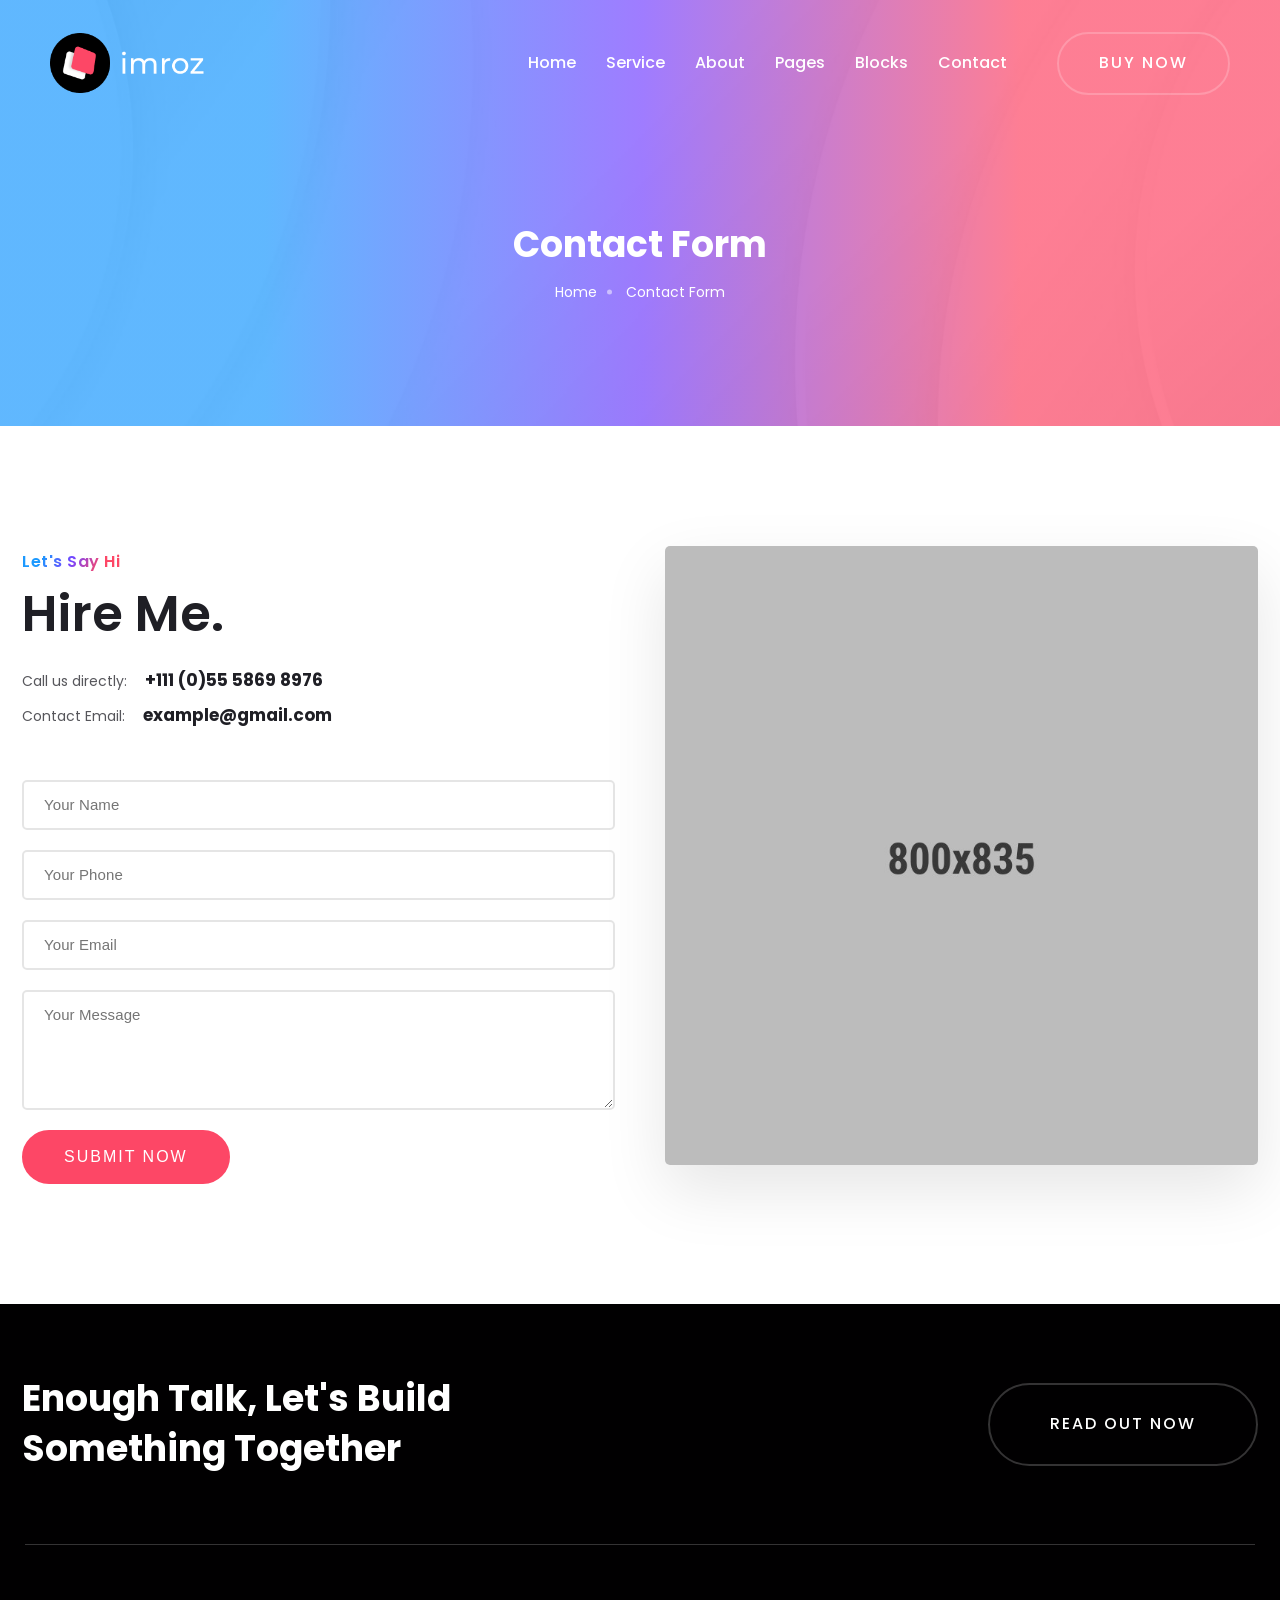
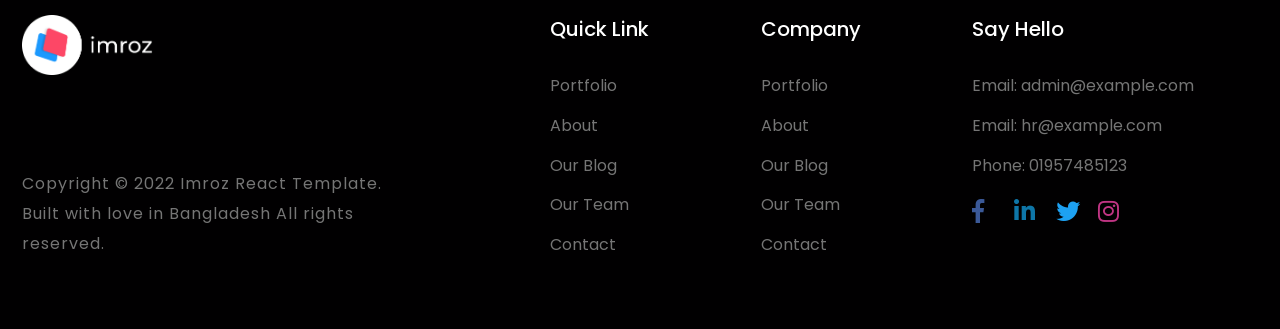
<file: contact-form.html>
<!DOCTYPE html>
<html lang="en">

<head>
    <meta charset="utf-8">
    <meta http-equiv="x-ua-compatible" content="ie=edge">
    <title>Contact Form || Imroz Creative Agency & portfolio Bootstrap Template </title>
    <meta name="robots" content="noindex, follow" />
    <meta name="description" content="">
    <meta name="viewport" content="width=device-width, initial-scale=1, shrink-to-fit=no">
    <!-- Favicon -->
    <link rel="shortcut icon" type="image/x-icon" href="assets/images/favicon.png">

    <!-- CSS Style -->
    <link rel="stylesheet" href="assets/css/vendor/bootstrap.min.css">
    <link rel="stylesheet" href="assets/css/plugins/feature.css">
    <link rel="stylesheet" href="assets/css/vendor/slick.css">
    <link rel="stylesheet" href="assets/css/vendor/slick-theme.css">
    <link rel="stylesheet" href="assets/css/vendor/lightbox.css">
    <link rel="stylesheet" href="assets/css/vendor/fontawesome.css">
    <link rel="stylesheet" href="assets/css/vendor/odometer.css">
    <link rel="stylesheet" href="assets/css/style.css">
</head>

<body>

    <!-- start header Arae -->
    <header class="header-area formobile-menu header--transparent default-color">
        <div class="header-wrapper" id="header-wrapper">
            <div class="header-left">
                <div class="logo"><a href="index.html"><img src="assets/images/logo/logo.png" alt="Digital Agency"></a>
                </div>
            </div>
            <div class="header-right">
                <nav class="mainmenunav d-none d-md-block">
                    <ul class="mainmenu">
                        <li class="has-dropdown">
                            <a href="#">Home</a>
                            <ul class="submenu">
                                <li><a href="index.html">Main Demo</a></li>
                                <li><a href="dark-main-demo.html">Main Demo Dark</a></li>
                                <li><a href="personal-portfolio.html">Personal Portfolio</a></li>
                                <li><a href="interior-landing.html">Interior Landing</a></li>
                                <li><a href="dark-portfolio-landing.html">Portfolio One Page 02</a></li>
                                <li><a href="portfolio-home.html">Minimal Portfolio</a></li>
                                <li><a href="digital-agency.html">Digital Agency</a></li>
                                <li><a href="creative-agency.html">Creative Agency</a></li>
                                <li><a href="corporate-business.html">Corporate Business</a></li>
                                <li><a href="portfolio-landing.html">Portfolio One Page</a></li>
                                <li><a href="creative-landing.html">Creative Agency Landing</a></li>
                                <li><a href="business.html">Business</a></li>
                                <li><a href="designer-portfolio.html">Designer Portfolio</a></li>
                                <li><a href="home-particles.html">Home Particles</a></li>
                                <li><a href="studio-agency.html">Studio Agency</a></li>
                                <li><a href="startup.html">Startup</a></li>
                                <li><a href="creative-portfolio.html">Creative Portfolio</a></li>
                            </ul>
                        </li>
                        <li class="has-dropdown">
                            <a href="#">Service</a>
                            <ul class="submenu">
                                <li><a href="service.html">Service</a></li>
                                <li><a href="service-details.html">Service Details</a></li>
                            </ul>
                        </li>
                        <li><a href="about.html">About</a></li>
                        <li class="has-dropdown">
                            <a href="#">Pages</a>
                            <ul class="submenu">
                                <li><a href="blog.html">Blog List</a></li>
                                <li><a href="blog-details.html">Blog Details</a></li>
                                <li><a href="service.html">Service</a></li>
                                <li><a href="service-details.html">Service Details</a></li>
                                <li><a href="portfolio.html">Portfolio</a></li>
                                <li><a href="portfolio-details.html">Portfolio Details</a></li>
                                <li><a href="404.html">404</a></li>
                            </ul>
                        </li>
                        <li class="has-dropdown"><a href="#">Blocks</a>
                            <ul class="submenu">
                                <li><a href="portfolio.html">Portfolio</a></li>
                                <li><a href="team.html">Team</a></li>
                                <li><a href="service.html">Service</a></li>
                                <li><a href="video-popup.html">Video Popup</a></li>
                                <li><a href="progressbar.html">Progressbar</a></li>
                                <li><a href="gallery.html">Gallery</a></li>
                                <li><a href="counters.html">Counters</a></li>
                                <li><a href="blog.html">Blog List</a></li>
                                <li><a href="clint-logo.html">Clint Logo</a></li>
                                <li><a href="contact-form.html">Contact Form</a></li>
                                <li><a href="google-map.html">Google Map</a></li>
                                <li><a href="columns.html">Columns</a></li>
                                <li><a href="pricing-table.html">Pricing Table</a></li>
                                <li><a href="button.html">Button</a></li>
                            </ul>
                        </li>
                        <li><a href="contact.html">Contact</a></li>
                    </ul>
                </nav>
                <div class="header-btn">
                    <a class="btn-default btn-border btn-opacity" target="_blank" href="https://themeforest.net/checkout/from_item/31904252?license=regular">
                        <span>Buy Now</span>
                    </a>
                </div>
                <div class="humberger-menu d-block d-lg-none pl--20 pl_sm--10">
                    <span class="menutrigger text-white">
                        <i data-feather="menu"></i>
                    </span>
                </div>
            </div>
        </div>
    </header>
    <!-- End header Arae -->
    <!-- Start Popup Menu Area  -->
    <div class="rn-popup-mobile-menu d-block d-lg-none">
        <div class="inner">
            <div class="popup-menu-top">
                <div class="logo">
                    <a href="index.html"><img src="assets/images/logo/logo-symbol-dark.png" alt="imroz"></a>
                </div>
                <div class="close-menu d-block d-lg-none">
                    <span class="closeTrigger">
                    <i data-feather="x"></i>
                </span>
                </div>
            </div>
            <ul class="mainmenu">
                <li class="has-dropdown">
                    <a href="#">Home</a>
                    <ul class="submenu">
                        <li><a href="index.html">Main Demo</a></li>
                        <li><a href="dark-main-demo.html">Main Demo Dark</a></li>
                        <li><a href="personal-portfolio.html">Personal Portfolio</a></li>
                        <li><a href="interior-landing.html">Interior Landing</a></li>
                        <li><a href="dark-portfolio-landing.html">Portfolio One Page 02</a></li>
                        <li><a href="portfolio-home.html">Minimal Portfolio</a></li>
                        <li><a href="digital-agency.html">Digital Agency</a></li>
                        <li><a href="creative-agency.html">Creative Agency</a></li>
                        <li><a href="corporate-business.html">Corporate Business</a></li>
                        <li><a href="portfolio-landing.html">Portfolio One Page</a></li>
                        <li><a href="creative-landing.html">Creative Agency Landing</a></li>
                        <li><a href="business.html">Business</a></li>
                        <li><a href="designer-portfolio.html">Designer Portfolio</a></li>
                        <li><a href="home-particles.html">Home Particles</a></li>
                        <li><a href="studio-agency.html">Studio Agency</a></li>
                        <li><a href="startup.html">Startup</a></li>
                        <li><a href="creative-portfolio.html">Creative Portfolio</a></li>
                    </ul>
                </li>
                <li class="has-dropdown">
                    <a href="#">Service</a>
                    <ul class="submenu">
                        <li><a href="service.html">Service</a></li>
                        <li><a href="service-details.html">Service Details</a></li>
                    </ul>
                </li>
                <li><a href="about.html">About</a></li>
                <li class="has-dropdown">
                    <a href="#">Pages</a>
                    <ul class="submenu">
                        <li><a href="blog.html">Blog List</a></li>
                        <li><a href="blog-details.html">Blog Details</a></li>
                        <li><a href="service.html">Service</a></li>
                        <li><a href="service-details.html">Service Details</a></li>
                        <li><a href="portfolio.html">Portfolio</a></li>
                        <li><a href="portfolio-details.html">Portfolio Details</a></li>
                        <li><a href="404.html">404</a></li>
                    </ul>
                </li>
                <li class="has-dropdown"><a href="#">Blocks</a>
                    <ul class="submenu">
                        <li><a href="portfolio.html">Portfolio</a></li>
                        <li><a href="team.html">Team</a></li>
                        <li><a href="service.html">Service</a></li>
                        <li><a href="video-popup.html">Video Popup</a></li>
                        <li><a href="progressbar.html">Progressbar</a></li>
                        <li><a href="gallery.html">Gallery</a></li>
                        <li><a href="counters.html">Counters</a></li>
                        <li><a href="blog.html">Blog List</a></li>
                        <li><a href="clint-logo.html">Clint Logo</a></li>
                        <li><a href="contact-form.html">Contact Form</a></li>
                        <li><a href="google-map.html">Google Map</a></li>
                        <li><a href="columns.html">Columns</a></li>
                        <li><a href="pricing-table.html">Pricing Table</a></li>
                        <li><a href="button.html">Button</a></li>
                    </ul>
                </li>
                <li><a href="contact.html">Contact</a></li>
            </ul>
        </div>
    </div>
    <!-- End Popup Menu Area  -->
    <!-- Bread Crumb area -->
    <div class="breadcrumb-area rn-bg-color ptb--120 bg_image bg_image--1">
        <div class="container">
            <div class="row">
                <div class="col-lg-12">
                    <div class="breadcrumb-inner pt--100">
                        <h2 class="title">Contact Form</h2>
                        <ul class="page-list">
                            <li class="rn-breadcrumb-item"><a href="index.html">Home</a></li>
                            <li class="rn-breadcrumb-item active">Contact Form</li>
                        </ul>
                    </div>
                </div>
            </div>
        </div>
    </div>
    <!-- Bread Crumb area End -->

    <!-- Main Page -->
    <main class="page-wrapper">
        <div class="rn-contact-form-area ptb--120 bg_color--1">
            <div class="contact-form--1">
                <div class="container">
                    <div class="row row--35 align-items-start">
                        <div class="col-lg-6 order-2 order-lg-1">
                            <div class="section-title text-start mb--50"><span class="subtitle">Let's Say Hi</span>
                                <h2 class="title">Hire Me.</h2>
                                <div class="im_address_inner">
                                    <div class="im_address"><span>Call us directly:</span><a class="link im-hover" href="tel:+111111111">+111 (0)55 5869 8976</a></div>
                                    <div class="im_address mt--5"><span>Contact Email:</span><a class="link im-hover" href="mailto:example@gmail.com">example@gmail.com</a></div>
                                </div>
                            </div>
                            <div class="form-wrapper">
                                <form id="contact-form" method="POST" action="mail.php">
                                    <input name="contact-name" id="contact-name" type="text" placeholder="Your Name">
                                    <input type="text" name="contact-phone" id="contact-phone" placeholder="Your Phone">
                                    <input name="contact-email" id="contact-email" type="email" placeholder="Your Email">
                                    <textarea name="contact-message" id="contact-message" placeholder="Your Message"></textarea>
                                    <div class="form-submit">
                                        <button name="submit" type="submit" id="submit" class="btn-default">Submit
                                            Now</button>
                                    </div>
                                </form>
                            </div>
                        </div>
                        <div class="col-lg-6 order-1 order-lg-2">
                            <div class="thumbnail mb_md--30 mb_sm--30"><img src="assets/images/about/about-6.jpg" alt="imroz"></div>
                        </div>
                    </div>
                </div>
            </div>
        </div>
    </main>
    <!-- Main Page End -->
    <!-- start footer area -->
    <footer class="footer-area footer-style-01 bg_color--6">
        <div class="im-call-to-action-area ptb--70 im-separator">
            <div class="container">
                <div class="row align-items-center">
                    <div class="col-lg-8 col-xl-6 col-md-12 col-sm-12 col-12">
                        <div class="inner">
                            <h2 class="text-white mb--0">Enough Talk, Let's Build Something Together</h2>
                        </div>
                    </div>
                    <div class="col-lg-4 col-xl-4 offset-xl-2 col-md-12 col-sm-12 col-12">
                        <div class="call-to-cation-tbn text-start text-lg-end mt_md--20 mt_sm--20">
                            <a class="btn-default btn-large btn-border btn-opacity" href="#button">Read Out Now</a>
                        </div>
                    </div>
                </div>
            </div>
        </div>
        <div class="footer-wrapper ptb--70">
            <div class="container">
                <div class="row">
                    <div class="col-lg-4 col-md-6 col-sm-6 col-12">
                        <div class="ft-text">
                            <div class="logo">
                                <a href="index.html">
                                    <img src="assets/images/logo/logo-light.png" alt="Digital Agency">
                                </a>
                            </div>
                            <p>Copyright © 2022 <a href="index.html">Imroz</a> React Template. Built with love in Bangladesh All
                                rights reserved.</p>
                        </div>
                    </div>
                    <div class="col-lg-2 col-xl-2 offset-xl-1 col-md-6 col-sm-6 col-12 mt_mobile--40">
                        <div class="footer-link">
                            <h4>Quick Link</h4>
                            <ul class="ft-link">
                                <li>
                                    <a href="portfolio.html">Portfolio</a>
                                </li>
                                <li>
                                    <a href="about.html">About</a>
                                </li>
                                <li>
                                    <a href="blog.html">Our Blog</a>
                                </li>
                                <li>
                                    <a href="team.html">Our Team</a>
                                </li>
                                <li>
                                    <a href="contact.html">Contact</a>
                                </li>
                            </ul>
                        </div>
                    </div>
                    <div class="col-lg-2 col-md-6 col-sm-6 col-12 mt_md--40 mt_sm--40">
                        <div class="footer-link">
                            <h4>Company</h4>
                            <ul class="ft-link">
                                <li>
                                    <a href="portfolio.html">Portfolio</a>
                                </li>
                                <li>
                                    <a href="about.html">About</a>
                                </li>
                                <li>
                                    <a href="blog.html">Our Blog</a>
                                </li>
                                <li>
                                    <a href="team.html">Our Team</a>
                                </li>
                                <li>
                                    <a href="contact.html">Contact</a>
                                </li>
                            </ul>
                        </div>
                    </div>
                    <div class="col-lg-3 col-md-6 col-sm-6 col-12 mt_md--40 mt_sm--40">
                        <div class="footer-link">
                            <h4>Say Hello</h4>
                            <ul class="ft-link">
                                <li>Email: <a href="mailto:admin@example.com">admin@example.com</a></li>
                                <li>Email: <a href="mailto:hr@example.com">hr@example.com</a></li>
                                <li>Phone: <a href="mailto:hr@example.com">01957485123</a></li>
                            </ul>
                            <div class="social-share-inner mt--20">
                                <ul class="social-share social-style--2 d-flex justify-content-start liststyle">
                                    <li><a href="#"><i class="fab fa-facebook-f"></i></a></li>
                                    <li><a href="#"><i class="fab fa-linkedin-in"></i></a></li>
                                    <li><a href="#"><i class="fab fa-twitter"></i></a></li>
                                    <li><a href="#"><i class="fab fa-instagram"></i></a></li>
                                </ul>
                            </div>
                        </div>
                    </div>
                </div>
            </div>
        </div>
    </footer>
    <!-- End footer area -->
    <!-- Start Top To Bottom Area  -->
    <div class="rn-progress-parent">
        <svg class="rn-back-circle svg-inner" width="100%" height="100%" viewBox="-1 -1 102 102">
            <path d="M50,1 a49,49 0 0,1 0,98 a49,49 0 0,1 0,-98" />
        </svg>
    </div>
    <!-- End Top To Bottom Area  -->

    <!-- js  
======================================-->
    <!-- modernizer JS -->
    <script src="assets/js/vendor/modernizer.min.js"></script>
    <!-- jquery JS -->
    <script src="assets/js/vendor/jquery.js"></script>
    <!-- Bootstrap JS -->
    <script src="assets/js/vendor/bootstrap.min.js"></script>
    <script src="assets/js/vendor/avoid-console.js"></script>
    <script src="assets/js/vendor/feather.js"></script>
    <script src="assets/js/vendor/slick.min.js"></script>
    <script src="assets/js/vendor/video.js"></script>
    <script src="assets/js/vendor/masonry.js"></script>
    <script src="assets/js/vendor/lightbox.js"></script>
    <script src="assets/js/vendor/particles.js"></script>
    <script src="assets/js/vendor/backtotop.js"></script>
    <script src="assets/js/vendor/odometer.js"></script>
    <script src="assets/js/vendor/jquery-appear.js"></script>
    <script src="assets/js/vendor/jquery-one-page-nav.js"></script>
    <script src="assets/js/vendor/wow.js"></script>

    <!-- main JS -->
    <script src="assets/js/main.js"></script>

</body>

</html>
</file>
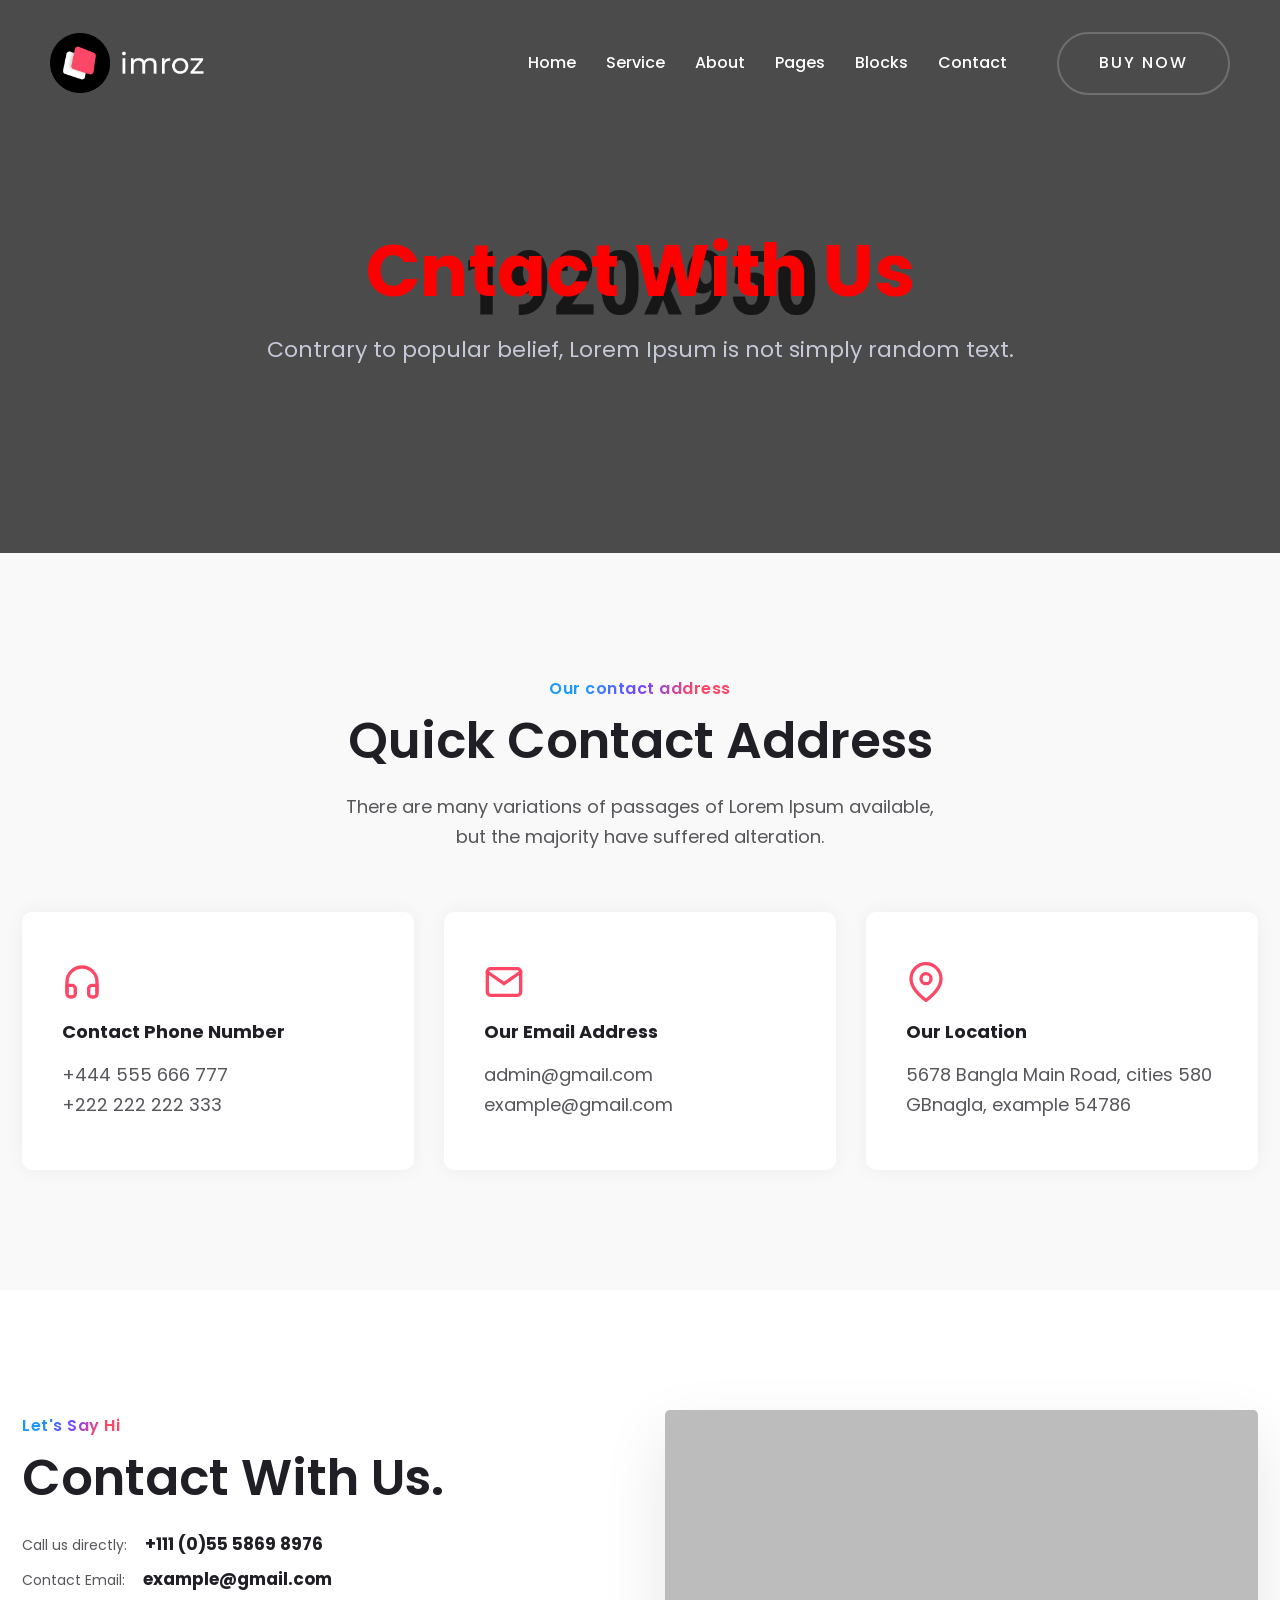
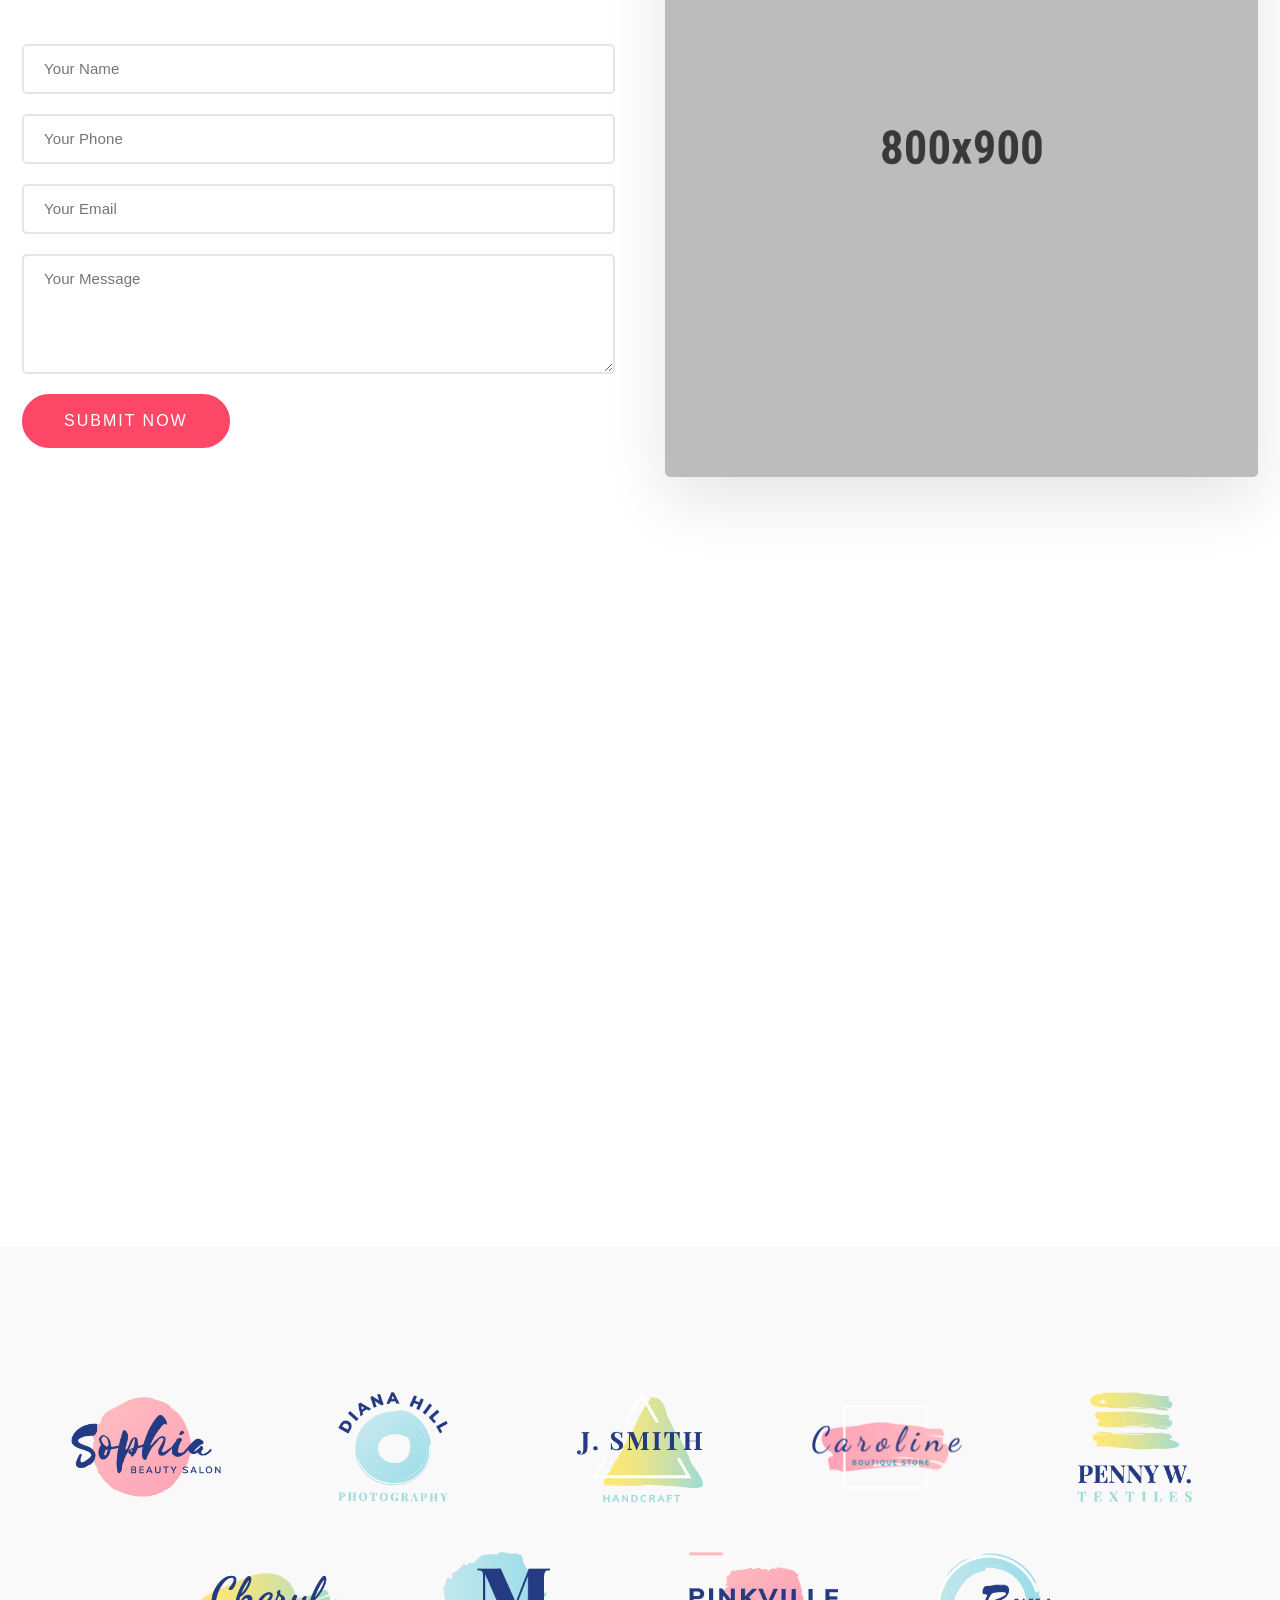
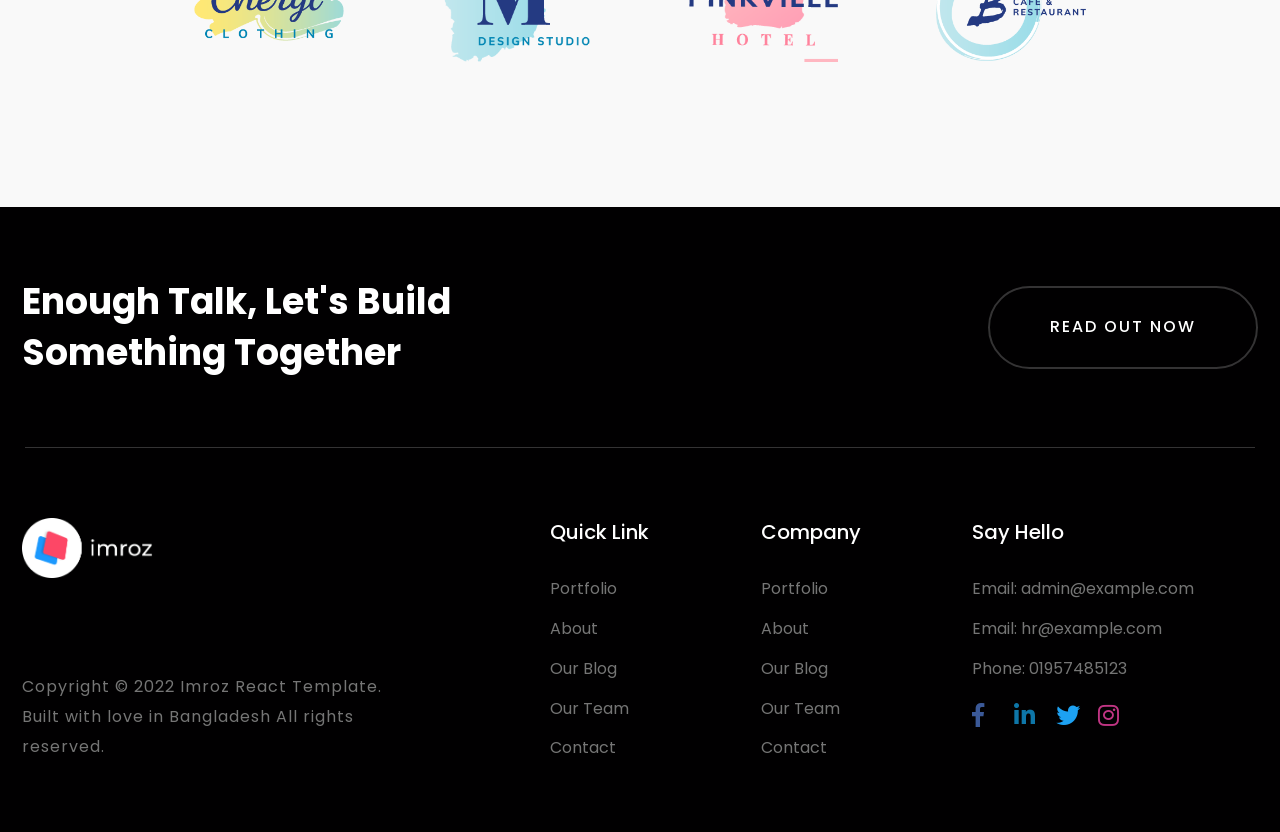
<file: contact.html>
<!DOCTYPE html>
<html lang="en">

<head>
    <meta charset="utf-8">
    <meta http-equiv="x-ua-compatible" content="ie=edge">
    <title>Contact || Imroz Creative Agency & portfolio Bootstrap Template </title>
    <meta name="robots" content="noindex, follow" />
    <meta name="description" content="">
    <meta name="viewport" content="width=device-width, initial-scale=1, shrink-to-fit=no">
    <!-- Favicon -->
    <link rel="shortcut icon" type="image/x-icon" href="assets/images/favicon.png">

    <!-- CSS Style -->
    <link rel="stylesheet" href="assets/css/vendor/bootstrap.min.css">
    <link rel="stylesheet" href="assets/css/plugins/feature.css">
    <link rel="stylesheet" href="assets/css/vendor/slick.css">
    <link rel="stylesheet" href="assets/css/vendor/slick-theme.css">
    <link rel="stylesheet" href="assets/css/vendor/lightbox.css">
    <link rel="stylesheet" href="assets/css/vendor/fontawesome.css">
    <link rel="stylesheet" href="assets/css/vendor/odometer.css">
    <link rel="stylesheet" href="assets/css/style.css">
</head>

<body>
    <!-- Header area -->
    <!-- start header Arae -->
    <header class="header-area formobile-menu header--transparent default-color">
        <div class="header-wrapper" id="header-wrapper">
            <div class="header-left">
                <div class="logo"><a href="index.html"><img src="assets/images/logo/logo.png" alt="Digital Agency"></a>
                </div>
            </div>
            <div class="header-right">
                <nav class="mainmenunav d-none d-md-block">
                    <ul class="mainmenu">
                        <li class="has-dropdown">
                            <a href="#">Home</a>
                            <ul class="submenu">
                                <li><a href="index.html">Main Demo</a></li>
                                <li><a href="dark-main-demo.html">Main Demo Dark</a></li>
                                <li><a href="personal-portfolio.html">Personal Portfolio</a></li>
                                <li><a href="interior-landing.html">Interior Landing</a></li>
                                <li><a href="dark-portfolio-landing.html">Portfolio One Page 02</a></li>
                                <li><a href="portfolio-home.html">Minimal Portfolio</a></li>
                                <li><a href="digital-agency.html">Digital Agency</a></li>
                                <li><a href="creative-agency.html">Creative Agency</a></li>
                                <li><a href="corporate-business.html">Corporate Business</a></li>
                                <li><a href="portfolio-landing.html">Portfolio One Page</a></li>
                                <li><a href="creative-landing.html">Creative Agency Landing</a></li>
                                <li><a href="business.html">Business</a></li>
                                <li><a href="designer-portfolio.html">Designer Portfolio</a></li>
                                <li><a href="home-particles.html">Home Particles</a></li>
                                <li><a href="studio-agency.html">Studio Agency</a></li>
                                <li><a href="startup.html">Startup</a></li>
                                <li><a href="creative-portfolio.html">Creative Portfolio</a></li>
                            </ul>
                        </li>
                        <li class="has-dropdown">
                            <a href="#">Service</a>
                            <ul class="submenu">
                                <li><a href="service.html">Service</a></li>
                                <li><a href="service-details.html">Service Details</a></li>
                            </ul>
                        </li>
                        <li><a href="about.html">About</a></li>
                        <li class="has-dropdown">
                            <a href="#">Pages</a>
                            <ul class="submenu">
                                <li><a href="blog.html">Blog List</a></li>
                                <li><a href="blog-details.html">Blog Details</a></li>
                                <li><a href="service.html">Service</a></li>
                                <li><a href="service-details.html">Service Details</a></li>
                                <li><a href="portfolio.html">Portfolio</a></li>
                                <li><a href="portfolio-details.html">Portfolio Details</a></li>
                                <li><a href="404.html">404</a></li>
                            </ul>
                        </li>
                        <li class="has-dropdown"><a href="#">Blocks</a>
                            <ul class="submenu">
                                <li><a href="portfolio.html">Portfolio</a></li>
                                <li><a href="team.html">Team</a></li>
                                <li><a href="service.html">Service</a></li>
                                <li><a href="video-popup.html">Video Popup</a></li>
                                <li><a href="progressbar.html">Progressbar</a></li>
                                <li><a href="gallery.html">Gallery</a></li>
                                <li><a href="counters.html">Counters</a></li>
                                <li><a href="blog.html">Blog List</a></li>
                                <li><a href="clint-logo.html">Clint Logo</a></li>
                                <li><a href="contact-form.html">Contact Form</a></li>
                                <li><a href="google-map.html">Google Map</a></li>
                                <li><a href="columns.html">Columns</a></li>
                                <li><a href="pricing-table.html">Pricing Table</a></li>
                                <li><a href="button.html">Button</a></li>
                            </ul>
                        </li>
                        <li><a href="contact.html">Contact</a></li>
                    </ul>
                </nav>
                <div class="header-btn">
                    <a class="btn-default btn-border btn-opacity" target="_blank" href="https://themeforest.net/checkout/from_item/31904252?license=regular">
                        <span>Buy Now</span>
                    </a>
                </div>
                <div class="humberger-menu d-block d-lg-none pl--20 pl_sm--10">
                    <span class="menutrigger text-white">
                        <i data-feather="menu"></i>
                    </span>
                </div>
            </div>
        </div>
    </header>
    <!-- End header Arae -->
    <!-- Start Popup Menu Area  -->
    <div class="rn-popup-mobile-menu d-block d-lg-none">
        <div class="inner">
            <div class="popup-menu-top">
                <div class="logo">
                    <a href="index.html"><img src="assets/images/logo/logo-symbol-dark.png" alt="imroz"></a>
                </div>
                <div class="close-menu d-block d-lg-none">
                    <span class="closeTrigger">
                    <i data-feather="x"></i>
                </span>
                </div>
            </div>
            <ul class="mainmenu">
                <li class="has-dropdown">
                    <a href="#">Home</a>
                    <ul class="submenu">
                        <li><a href="index.html">Main Demo</a></li>
                        <li><a href="dark-main-demo.html">Main Demo Dark</a></li>
                        <li><a href="personal-portfolio.html">Personal Portfolio</a></li>
                        <li><a href="interior-landing.html">Interior Landing</a></li>
                        <li><a href="dark-portfolio-landing.html">Portfolio One Page 02</a></li>
                        <li><a href="portfolio-home.html">Minimal Portfolio</a></li>
                        <li><a href="digital-agency.html">Digital Agency</a></li>
                        <li><a href="creative-agency.html">Creative Agency</a></li>
                        <li><a href="corporate-business.html">Corporate Business</a></li>
                        <li><a href="portfolio-landing.html">Portfolio One Page</a></li>
                        <li><a href="creative-landing.html">Creative Agency Landing</a></li>
                        <li><a href="business.html">Business</a></li>
                        <li><a href="designer-portfolio.html">Designer Portfolio</a></li>
                        <li><a href="home-particles.html">Home Particles</a></li>
                        <li><a href="studio-agency.html">Studio Agency</a></li>
                        <li><a href="startup.html">Startup</a></li>
                        <li><a href="creative-portfolio.html">Creative Portfolio</a></li>
                    </ul>
                </li>
                <li class="has-dropdown">
                    <a href="#">Service</a>
                    <ul class="submenu">
                        <li><a href="service.html">Service</a></li>
                        <li><a href="service-details.html">Service Details</a></li>
                    </ul>
                </li>
                <li><a href="about.html">About</a></li>
                <li class="has-dropdown">
                    <a href="#">Pages</a>
                    <ul class="submenu">
                        <li><a href="blog.html">Blog List</a></li>
                        <li><a href="blog-details.html">Blog Details</a></li>
                        <li><a href="service.html">Service</a></li>
                        <li><a href="service-details.html">Service Details</a></li>
                        <li><a href="portfolio.html">Portfolio</a></li>
                        <li><a href="portfolio-details.html">Portfolio Details</a></li>
                        <li><a href="404.html">404</a></li>
                    </ul>
                </li>
                <li class="has-dropdown"><a href="#">Blocks</a>
                    <ul class="submenu">
                        <li><a href="portfolio.html">Portfolio</a></li>
                        <li><a href="team.html">Team</a></li>
                        <li><a href="service.html">Service</a></li>
                        <li><a href="video-popup.html">Video Popup</a></li>
                        <li><a href="progressbar.html">Progressbar</a></li>
                        <li><a href="gallery.html">Gallery</a></li>
                        <li><a href="counters.html">Counters</a></li>
                        <li><a href="blog.html">Blog List</a></li>
                        <li><a href="clint-logo.html">Clint Logo</a></li>
                        <li><a href="contact-form.html">Contact Form</a></li>
                        <li><a href="google-map.html">Google Map</a></li>
                        <li><a href="columns.html">Columns</a></li>
                        <li><a href="pricing-table.html">Pricing Table</a></li>
                        <li><a href="button.html">Button</a></li>
                    </ul>
                </li>
                <li><a href="contact.html">Contact</a></li>
            </ul>
        </div>
    </div>
    <!-- End Popup Menu Area  -->
    <!-- Header area End -->


    <!-- Bread Crumb Area -->
    <div class="rn-page-title-area pt--120 pb--190 bg_image bg_image--15" data-black-overlay="6">
        <div class="container">
            <div class="row">
                <div class="col-lg-12">
                    <div class="rn-page-title text-center pt--100">
                        <h2 class="title theme-gradient">Cntact With Us</h2>
                        <p>Contrary to popular belief, Lorem Ipsum is not simply random text. </p>
                    </div>
                </div>
            </div>
        </div>
    </div>
    <!-- Bread Crumb  End -->

    <!-- adderss -->
    <div class="rn-contact-top-area ptb--120 bg_color--5">
        <div class="container">
            <div class="row">
                <div class="col-lg-12">
                    <div class="section-title mb--30 text-center"><span class="subtitle">Our contact address</span>
                        <h2 class="title">Quick Contact Address</h2>
                        <p class="description">There are many variations of passages of Lorem Ipsum available, <br> but
                            the majority have suffered alteration.</p>
                    </div>
                </div>
            </div>
            <div class="row">
                <div class="col-lg-4 col-md-6 col-sm-6 col-12">
                    <div class="rn-address">
                        <div class="icon">
                            <i data-feather="headphones"></i>
                        </div>
                        <div class="inner">
                            <h4 class="title">Contact Phone Number</h4>
                            <p><a href="tel:+444555666777">+444 555 666 777</a></p>
                            <p><a href="tel:+222222222333">+222 222 222 333</a></p>
                        </div>
                    </div>
                </div>
                <div class="col-lg-4 col-md-6 col-sm-6 col-12">
                    <div class="rn-address">
                        <div class="icon">
                            <i data-feather="mail"></i>
                        </div>
                        <div class="inner">
                            <h4 class="title">Our Email Address</h4>
                            <p><a href="mailto:admin@gmail.com">admin@gmail.com</a></p>
                            <p><a href="mailto:example@gmail.com">example@gmail.com</a></p>
                        </div>
                    </div>
                </div>
                <div class="col-lg-4 col-md-6 col-sm-6 col-12">
                    <div class="rn-address">
                        <div class="icon">
                            <i data-feather="map-pin"></i>
                        </div>
                        <div class="inner">
                            <h4 class="title">Our Location</h4>
                            <p>5678 Bangla Main Road, cities 580 <br> GBnagla, example 54786</p>
                        </div>
                    </div>
                </div>
            </div>
        </div>
    </div>
    <!-- adderss ENd -->

    <!-- Contact area -->
    <div class="rn-contact-page ptb--120 bg_color--1">
        <div class="container">
            <div class="row row--35 align-items-start">
                <div class="col-lg-6 order-2 order-lg-1">
                    <div class="section-title text-start mb--50">
                        <span class="subtitle">Let's Say Hi</span>
                        <h2 class="title">Contact With Us.</h2>
                        <div class="im_address">
                            <span>Call us directly:</span><a class="link im-hover" href="phone">+111 (0)55 5869
                                8976</a>
                        </div>
                        <div class="im_address mt--5">
                            <span>Contact Email:</span><a class="link im-hover" href="email">example@gmail.com</a>
                        </div>
                    </div>
                    <form id="contact-form" method="POST" action="mail.php" class="rwt-dynamic-form row contact-form--1">
                        <div class="col-lg-12">
                            <div class="form-group">
                                <label for="contact-name"></label>
                                <input name="contact-name" id="contact-name" type="text" placeholder="Your Name">
                            </div>
                        </div>
                        <div class="col-lg-12">
                            <div class="form-group">
                                <label for="contact-phone"></label>
                                <input type="text" name="contact-phone" id="contact-phone" placeholder="Your Phone">
                            </div>
                        </div>
                        <div class="col-lg-12">
                            <div class="form-group">
                                <label for="contact-email"></label>
                                <input name="contact-email" id="contact-email" type="email" placeholder="Your Email">
                            </div>
                        </div>
                        <div class="col-lg-12">
                            <div class="form-group">
                                <label for="contact-message"></label>
                                <textarea name="contact-message" id="contact-message" placeholder="Your Message"></textarea>
                            </div>
                        </div>
                        <div class="col-lg-12">
                            <div class="form-submit">
                                <button name="submit" type="submit" id="submit" class="btn-default btn-primary">Submit Now</button>
                            </div>
                        </div>
                    </form>
                </div>
                <div class="col-lg-6 order-1 order-lg-2">
                    <div class="thumbnail mb_md--30 mb_sm--30">
                        <img src="assets/images/about/about-12.jpg" alt="imroz">
                    </div>
                </div>
            </div>
        </div>
    </div>
    <!-- Contact area End -->

    <!-- map area -->
    <div class="rn-contact-map-area position-relative">
        <div style="height: 650px; width: 100%;">
            <iframe src="https://www.google.com/maps/embed?pb=!1m18!1m12!1m3!1d58894.102434845496!2d90.31878484200814!3d22.695458476459414!2m3!1f0!2f0!3f0!3m2!1i1024!2i768!4f13.1!3m3!1m2!1s0x37553407fbece487%3A0x5d069b9599d4414a!2sBarishal!5e0!3m2!1sen!2sbd!4v1617792217895!5m2!1sen!2sbd" loading="lazy"></iframe>
        </div>
    </div>
    <!-- map area End -->

    <!-- Start Brand Area -->
    <div class="rn-brand-area bg_color--5 ptb--120">
        <div class="container">
            <div class="row">
                <div class="col-lg-12">
                    <ul class="brand-style-2">
                        <li><img src="assets/images/brand/brand-01.png" alt="Logo Images"></li>
                        <li><img src="assets/images/brand/brand-02.png" alt="Logo Images"></li>
                        <li><img src="assets/images/brand/brand-03.png" alt="Logo Images"></li>
                        <li><img src="assets/images/brand/brand-05.png" alt="Logo Images"></li>
                        <li><img src="assets/images/brand/brand-04.png" alt="Logo Images"></li>
                        <li><img src="assets/images/brand/brand-08.png" alt="Logo Images"></li>
                        <li><img src="assets/images/brand/brand-06.png" alt="Logo Images"></li>
                        <li><img src="assets/images/brand/brand-09.png" alt="Logo Images"></li>
                        <li><img src="assets/images/brand/brand-07.png" alt="Logo Images"></li>
                    </ul>
                </div>
            </div>
        </div>
    </div>
    <!-- Start Brand Area ENd -->
    <!-- start footer area -->
    <footer class="footer-area footer-style-01 bg_color--6">
        <div class="im-call-to-action-area ptb--70 im-separator">
            <div class="container">
                <div class="row align-items-center">
                    <div class="col-lg-8 col-xl-6 col-md-12 col-sm-12 col-12">
                        <div class="inner">
                            <h2 class="text-white mb--0">Enough Talk, Let's Build Something Together</h2>
                        </div>
                    </div>
                    <div class="col-lg-4 col-xl-4 offset-xl-2 col-md-12 col-sm-12 col-12">
                        <div class="call-to-cation-tbn text-start text-lg-end mt_md--20 mt_sm--20">
                            <a class="btn-default btn-large btn-border btn-opacity" href="#button">Read Out Now</a>
                        </div>
                    </div>
                </div>
            </div>
        </div>
        <div class="footer-wrapper ptb--70">
            <div class="container">
                <div class="row">
                    <div class="col-lg-4 col-md-6 col-sm-6 col-12">
                        <div class="ft-text">
                            <div class="logo">
                                <a href="index.html">
                                    <img src="assets/images/logo/logo-light.png" alt="Digital Agency">
                                </a>
                            </div>
                            <p>Copyright © 2022 <a href="index.html">Imroz</a> React Template. Built with love in Bangladesh All
                                rights reserved.</p>
                        </div>
                    </div>
                    <div class="col-lg-2 col-xl-2 offset-xl-1 col-md-6 col-sm-6 col-12 mt_mobile--40">
                        <div class="footer-link">
                            <h4>Quick Link</h4>
                            <ul class="ft-link">
                                <li>
                                    <a href="portfolio.html">Portfolio</a>
                                </li>
                                <li>
                                    <a href="about.html">About</a>
                                </li>
                                <li>
                                    <a href="blog.html">Our Blog</a>
                                </li>
                                <li>
                                    <a href="team.html">Our Team</a>
                                </li>
                                <li>
                                    <a href="contact.html">Contact</a>
                                </li>
                            </ul>
                        </div>
                    </div>
                    <div class="col-lg-2 col-md-6 col-sm-6 col-12 mt_md--40 mt_sm--40">
                        <div class="footer-link">
                            <h4>Company</h4>
                            <ul class="ft-link">
                                <li>
                                    <a href="portfolio.html">Portfolio</a>
                                </li>
                                <li>
                                    <a href="about.html">About</a>
                                </li>
                                <li>
                                    <a href="blog.html">Our Blog</a>
                                </li>
                                <li>
                                    <a href="team.html">Our Team</a>
                                </li>
                                <li>
                                    <a href="contact.html">Contact</a>
                                </li>
                            </ul>
                        </div>
                    </div>
                    <div class="col-lg-3 col-md-6 col-sm-6 col-12 mt_md--40 mt_sm--40">
                        <div class="footer-link">
                            <h4>Say Hello</h4>
                            <ul class="ft-link">
                                <li>Email: <a href="mailto:admin@example.com">admin@example.com</a></li>
                                <li>Email: <a href="mailto:hr@example.com">hr@example.com</a></li>
                                <li>Phone: <a href="mailto:hr@example.com">01957485123</a></li>
                            </ul>
                            <div class="social-share-inner mt--20">
                                <ul class="social-share social-style--2 d-flex justify-content-start liststyle">
                                    <li><a href="#"><i class="fab fa-facebook-f"></i></a></li>
                                    <li><a href="#"><i class="fab fa-linkedin-in"></i></a></li>
                                    <li><a href="#"><i class="fab fa-twitter"></i></a></li>
                                    <li><a href="#"><i class="fab fa-instagram"></i></a></li>
                                </ul>
                            </div>
                        </div>
                    </div>
                </div>
            </div>
        </div>
    </footer>
    <!-- End footer area -->
    <!-- Start Top To Bottom Area  -->
    <div class="rn-progress-parent">
        <svg class="rn-back-circle svg-inner" width="100%" height="100%" viewBox="-1 -1 102 102">
            <path d="M50,1 a49,49 0 0,1 0,98 a49,49 0 0,1 0,-98" />
        </svg>
    </div>
    <!-- End Top To Bottom Area  -->

    <!-- js  
======================================-->
    <!-- modernizer JS -->
    <script src="assets/js/vendor/modernizer.min.js"></script>
    <!-- jquery JS -->
    <script src="assets/js/vendor/jquery.js"></script>
    <!-- Bootstrap JS -->
    <script src="assets/js/vendor/bootstrap.min.js"></script>
    <script src="assets/js/vendor/avoid-console.js"></script>
    <script src="assets/js/vendor/feather.js"></script>
    <script src="assets/js/vendor/slick.min.js"></script>
    <script src="assets/js/vendor/video.js"></script>
    <script src="assets/js/vendor/masonry.js"></script>
    <script src="assets/js/vendor/lightbox.js"></script>
    <script src="assets/js/vendor/particles.js"></script>
    <script src="assets/js/vendor/backtotop.js"></script>
    <script src="assets/js/vendor/odometer.js"></script>
    <script src="assets/js/vendor/jquery-appear.js"></script>
    <script src="assets/js/vendor/jquery-one-page-nav.js"></script>
    <script src="assets/js/vendor/wow.js"></script>

    <!-- main JS -->
    <script src="assets/js/main.js"></script>
</body>

</html>
</file>
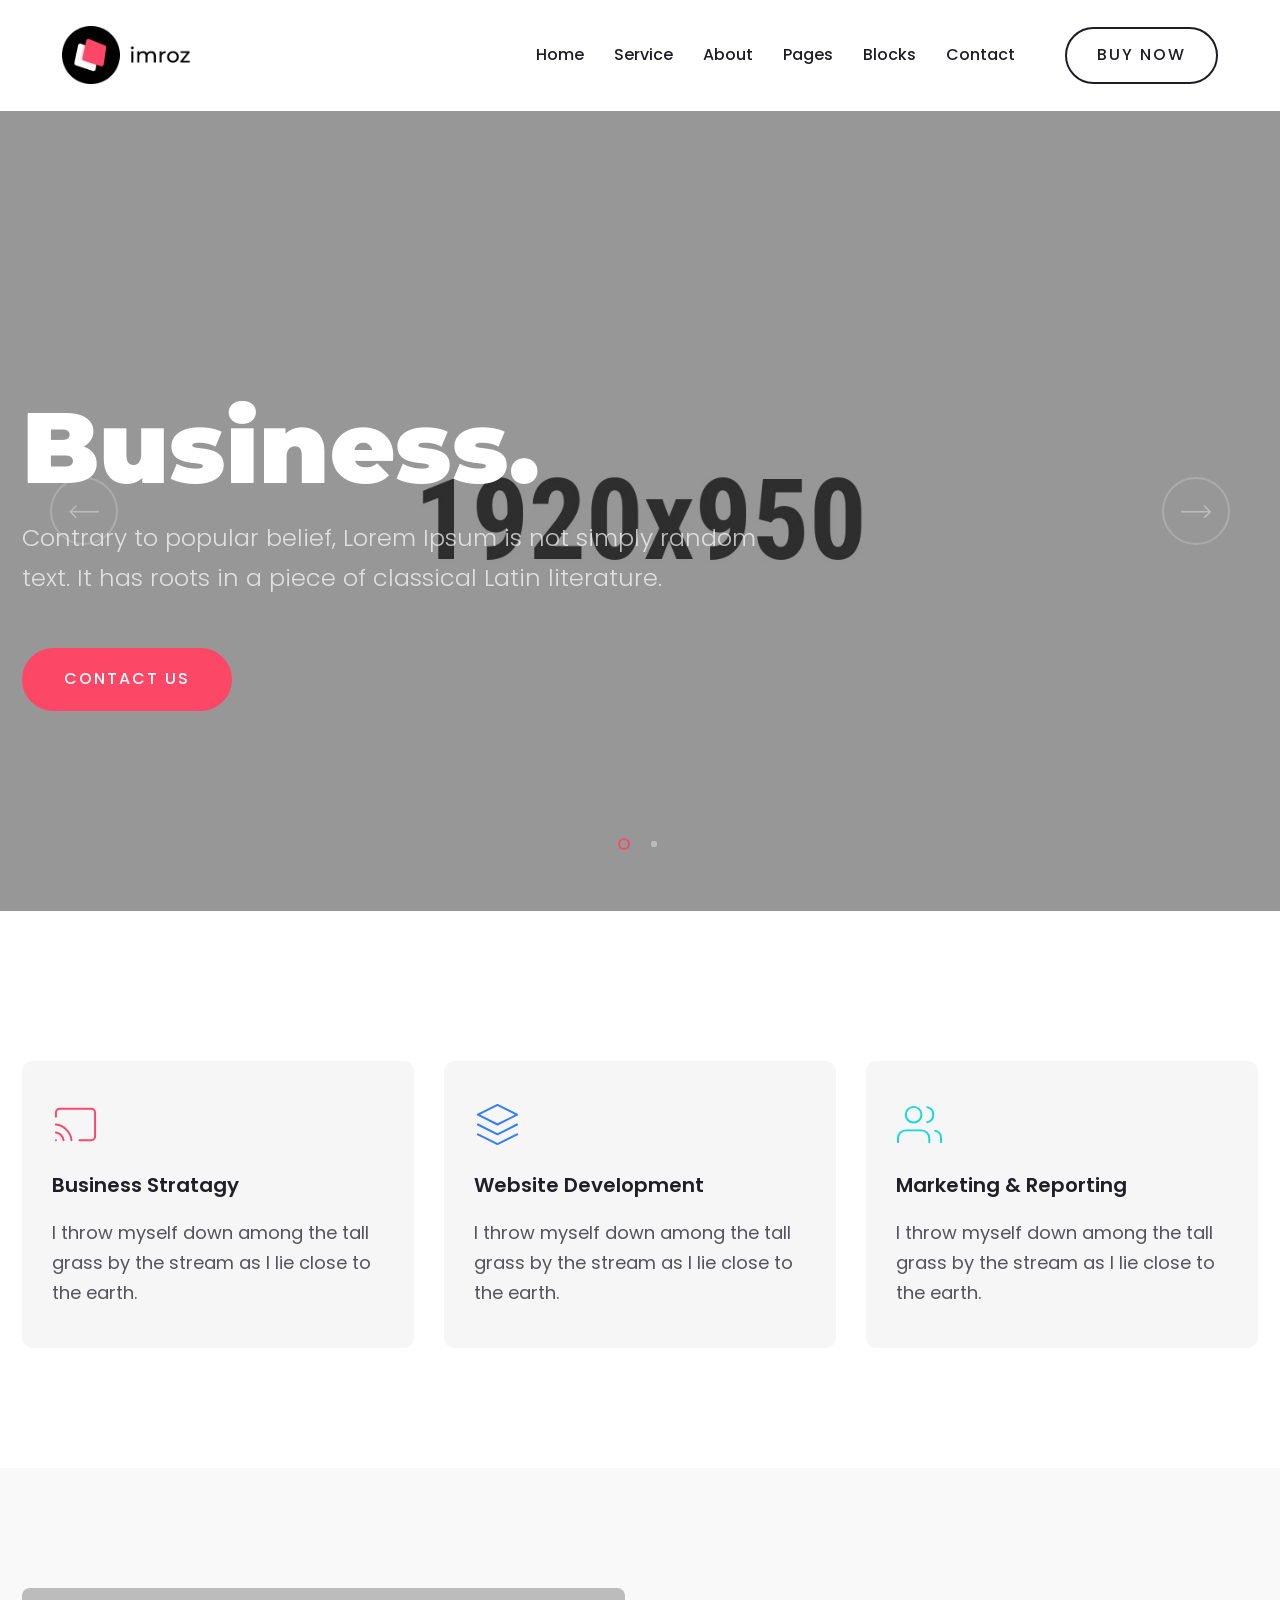
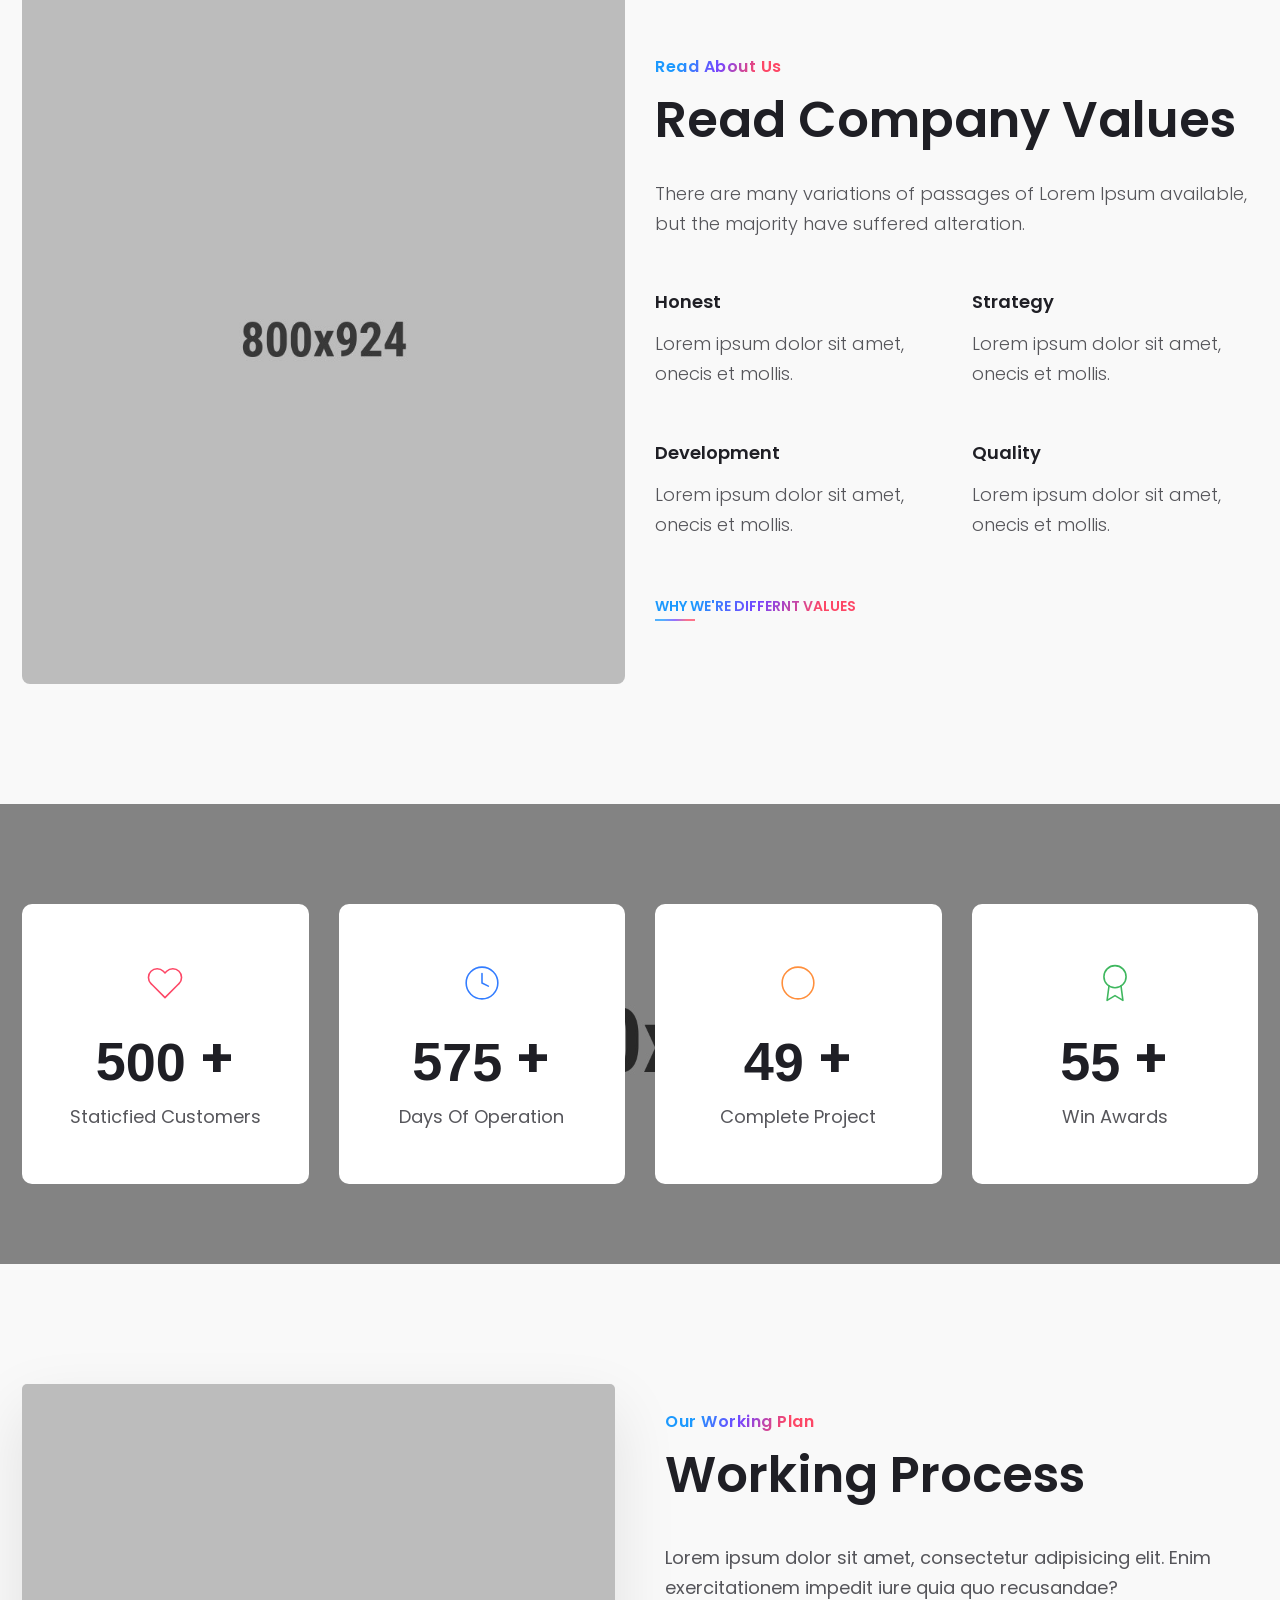
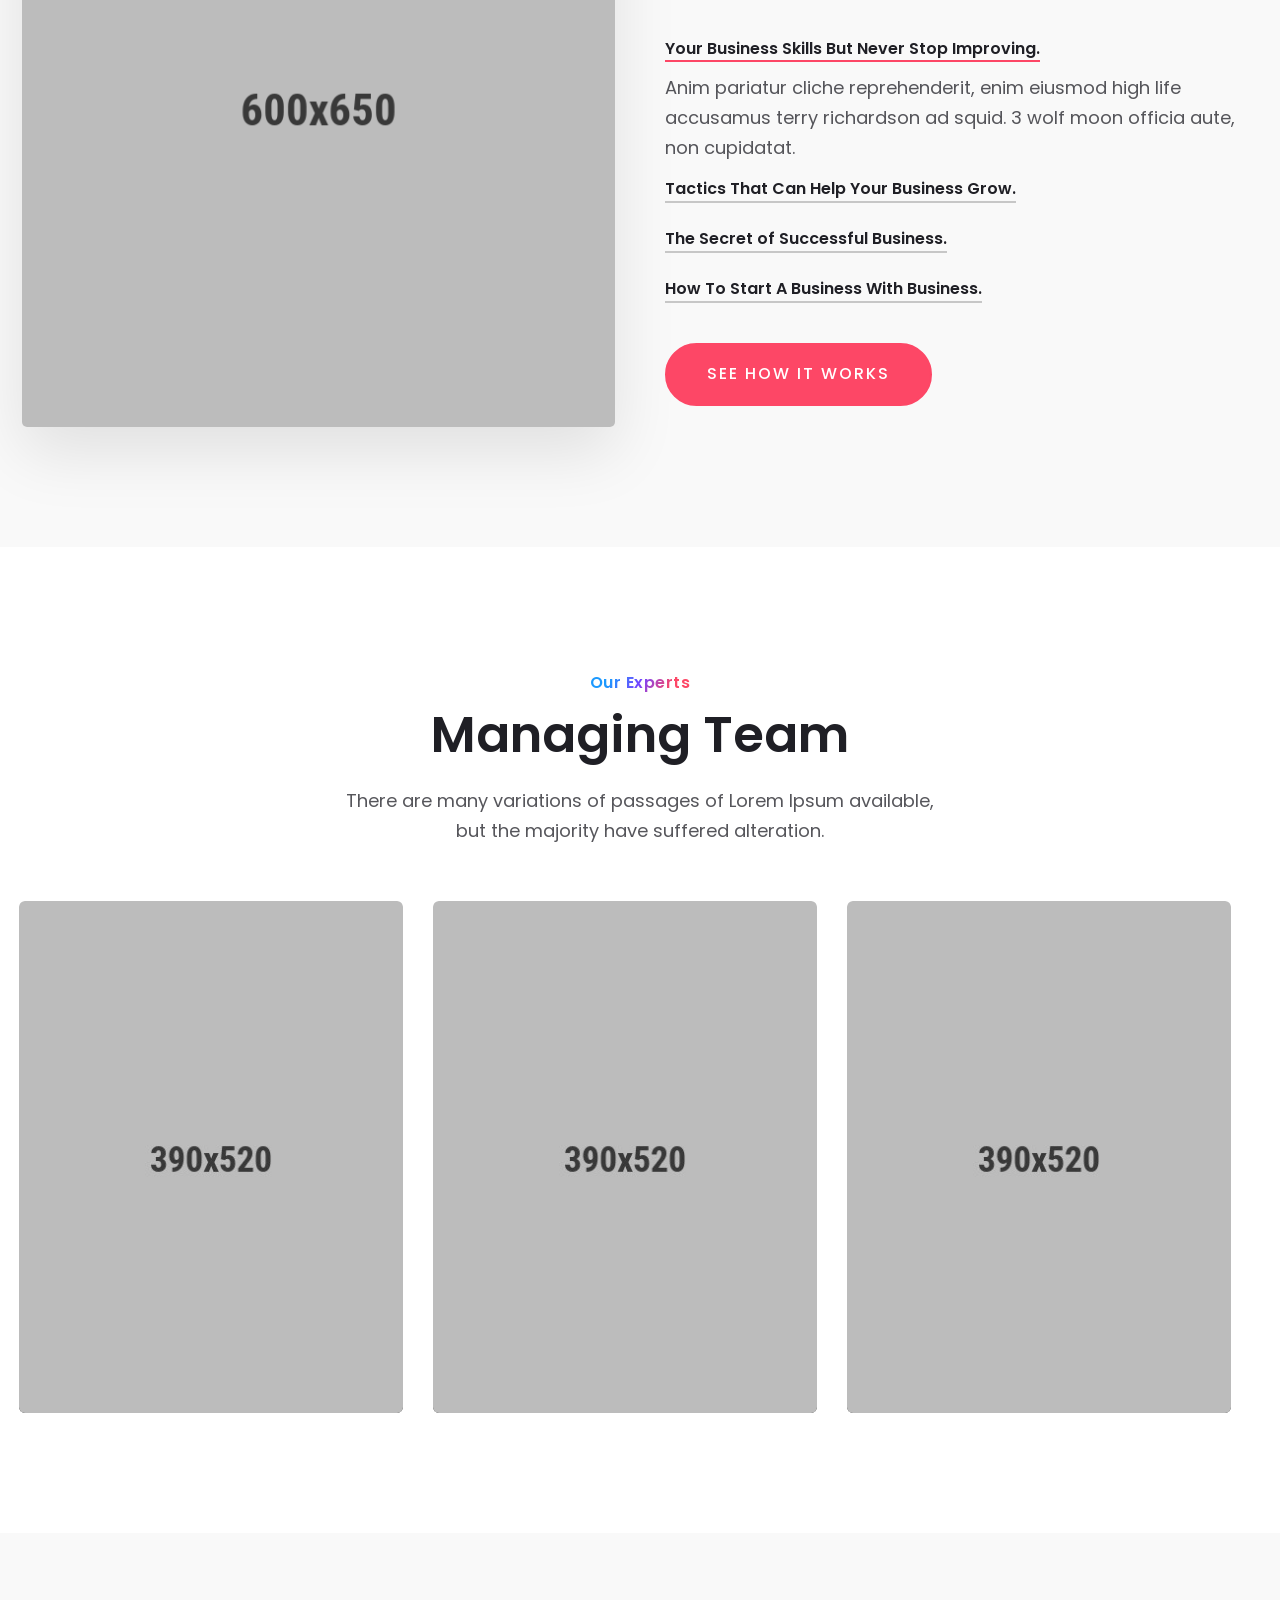
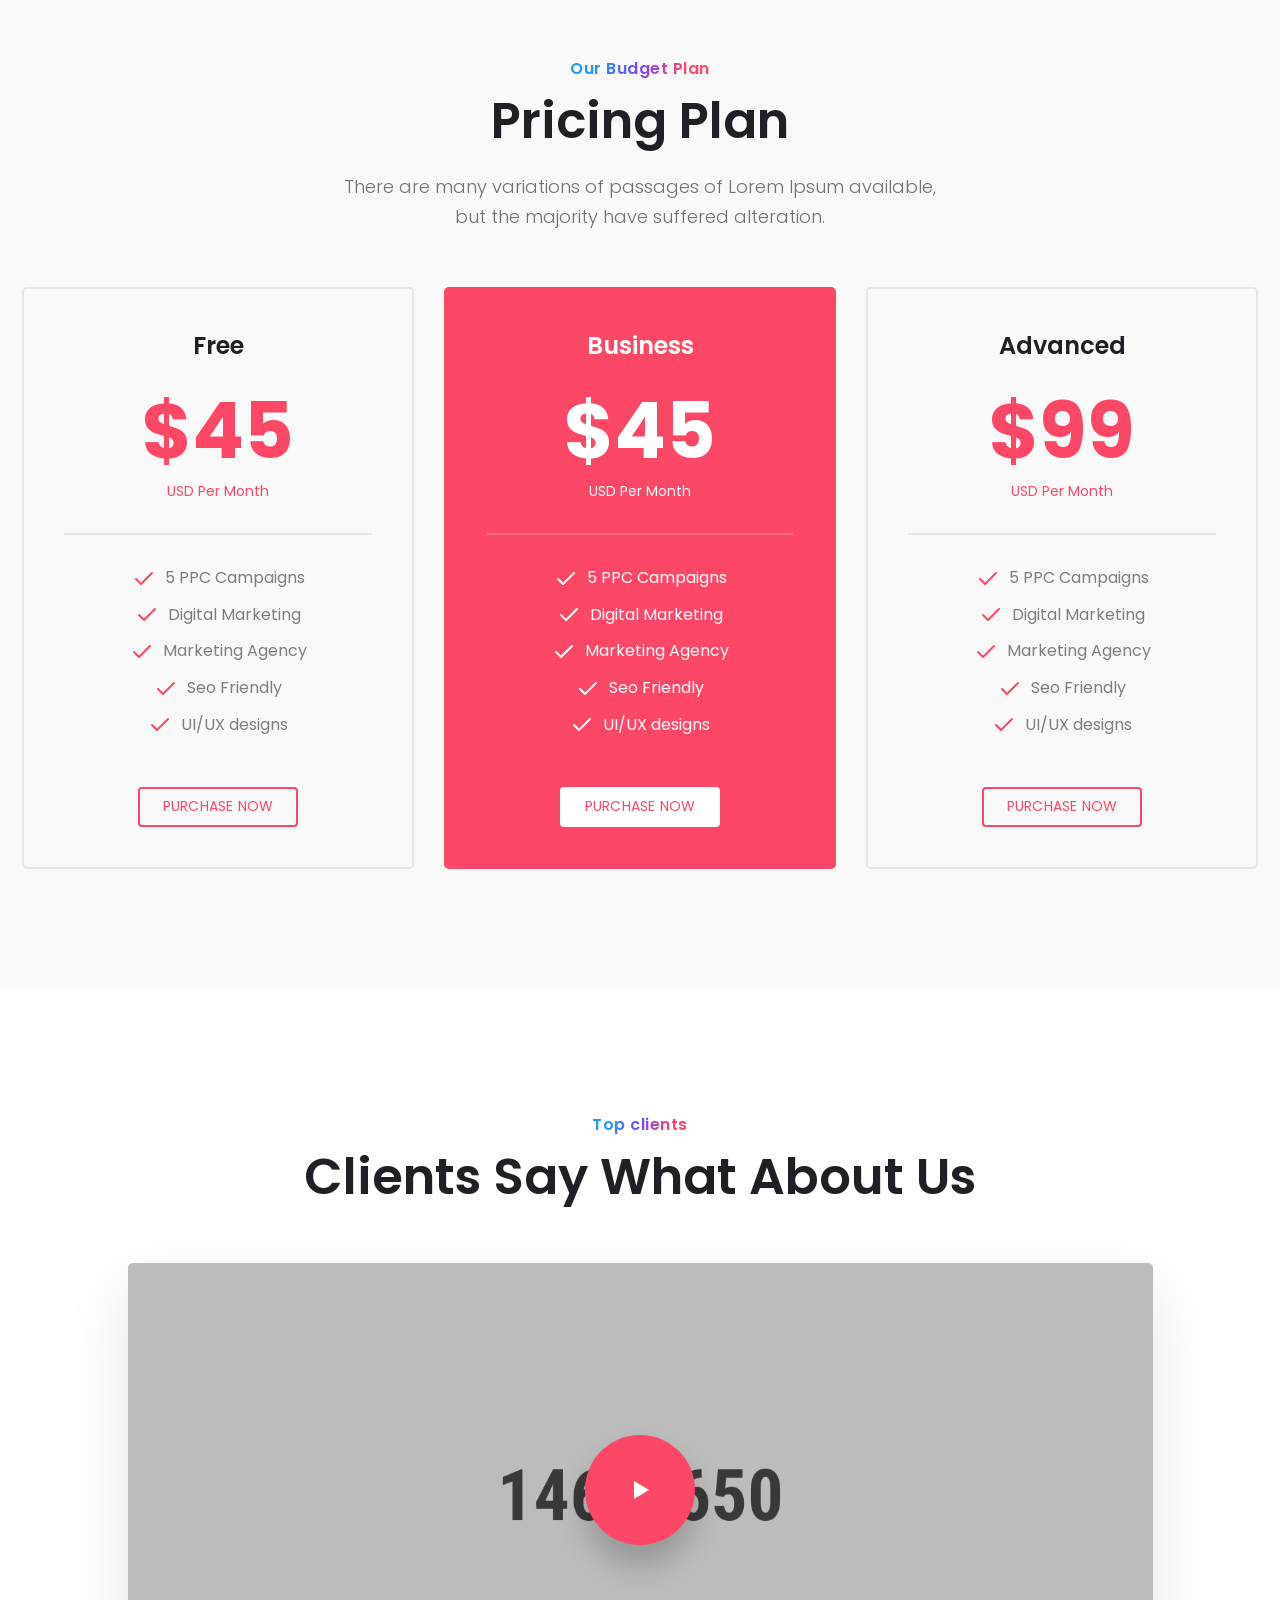
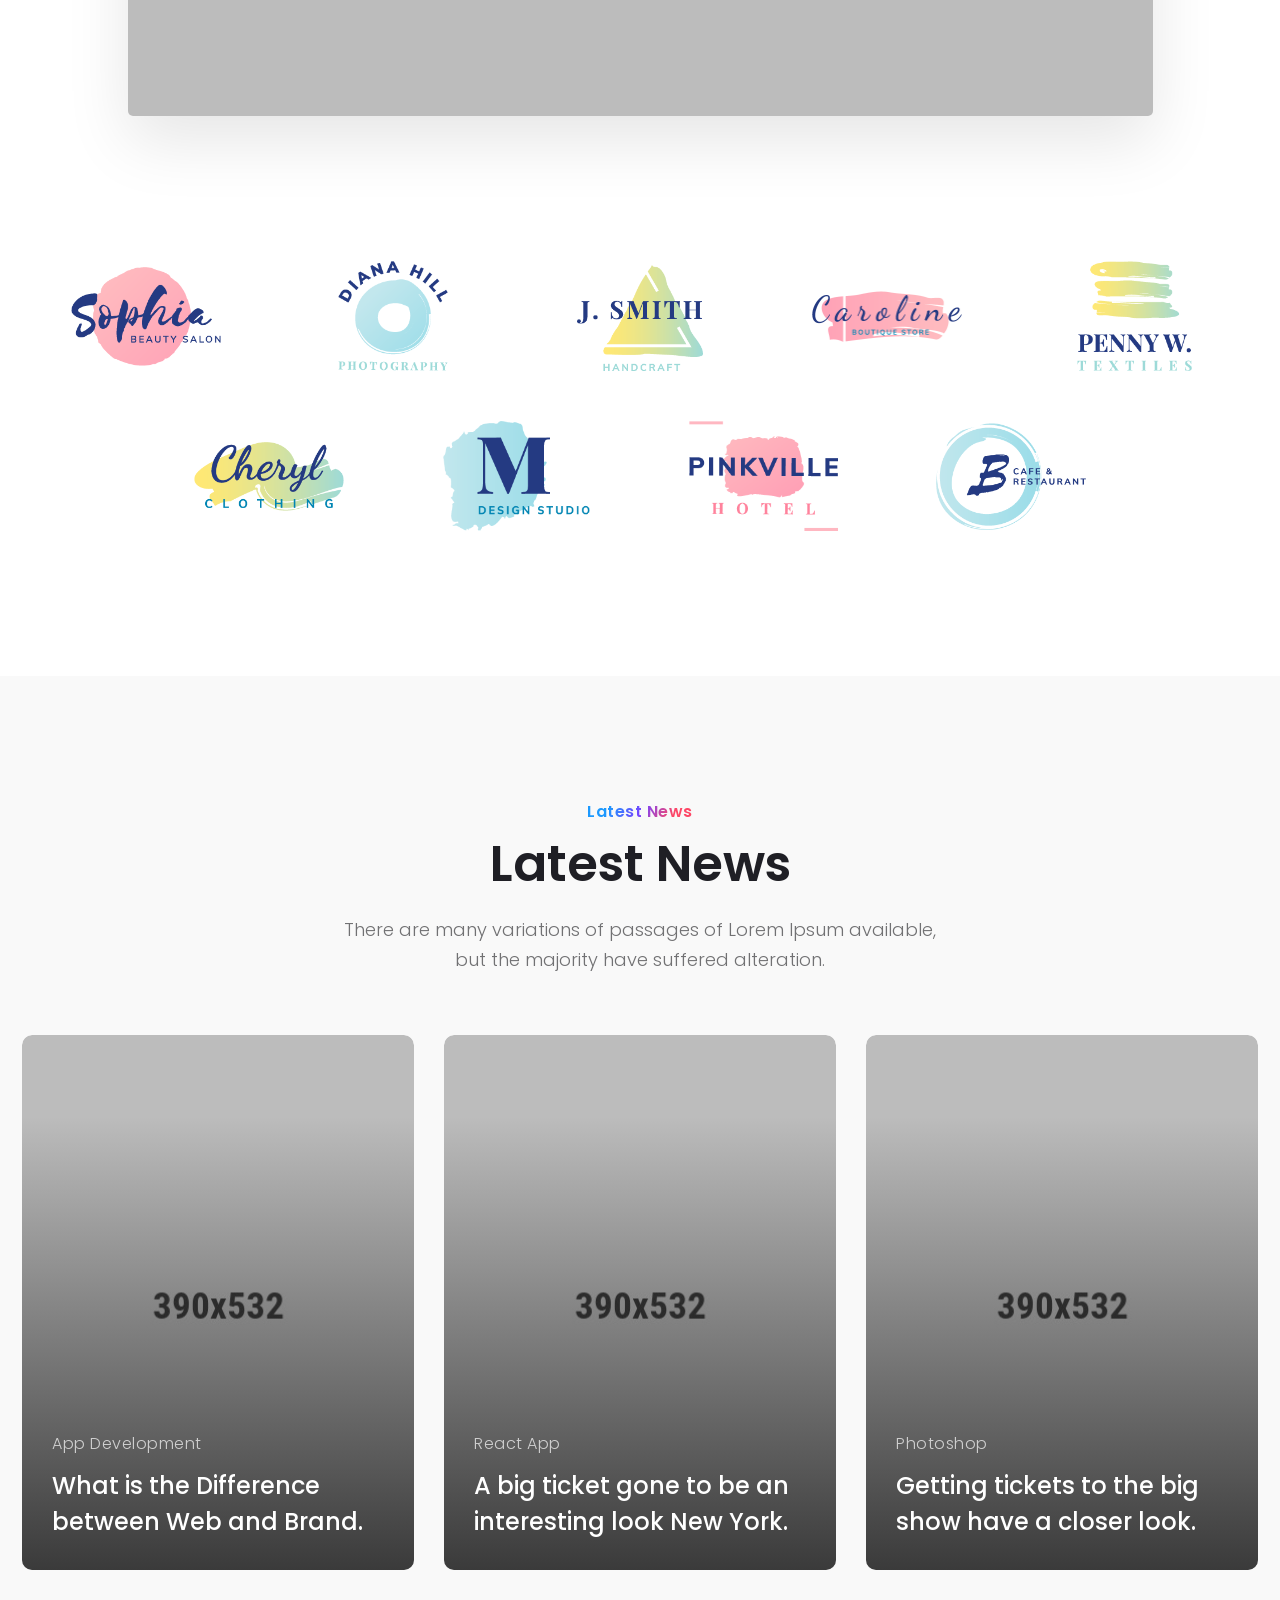
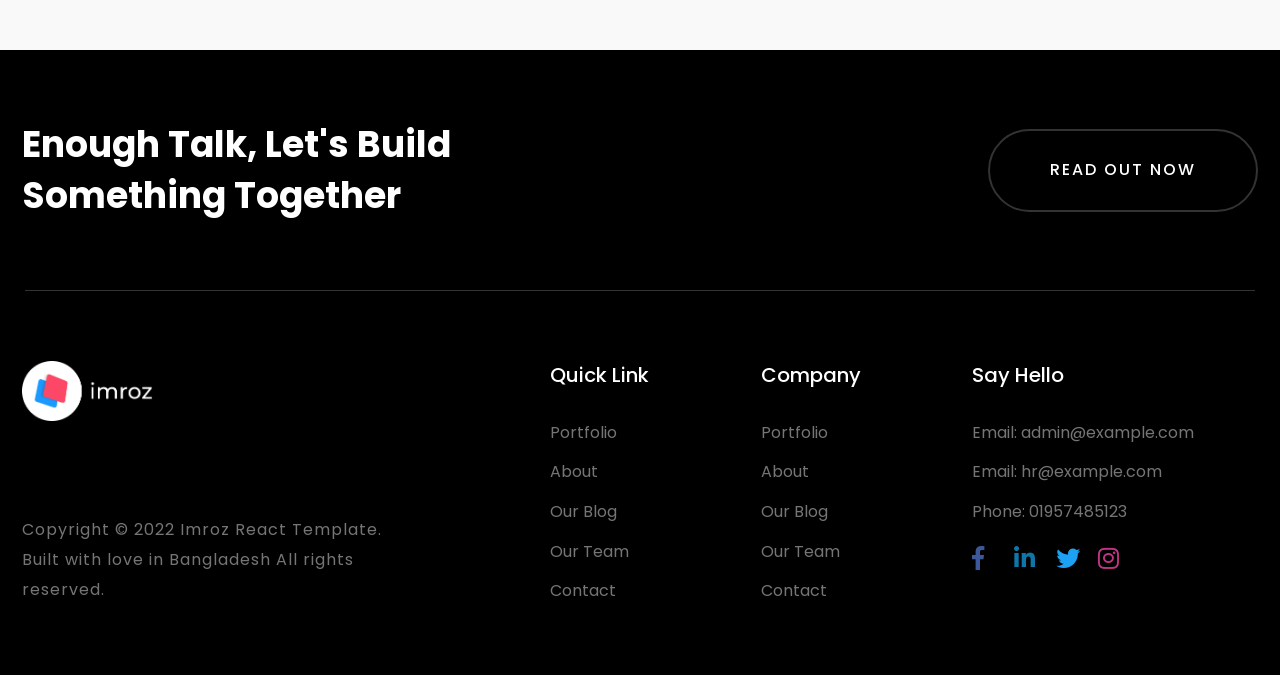
<file: corporate-business.html>
<!DOCTYPE html>
<html lang="en">

<head>
    <meta charset="utf-8">
    <meta http-equiv="x-ua-compatible" content="ie=edge">
    <title>Corporate Business || Imroz Creative Agency & portfolio Bootstrap Template </title>
    <meta name="robots" content="noindex, follow" />
    <meta name="description" content="">
    <meta name="viewport" content="width=device-width, initial-scale=1, shrink-to-fit=no">
    <!-- Favicon -->
    <link rel="shortcut icon" type="image/x-icon" href="assets/images/favicon.png">

    <!-- CSS Style -->
    <link rel="stylesheet" href="assets/css/vendor/bootstrap.min.css">
    <link rel="stylesheet" href="assets/css/plugins/feature.css">
    <link rel="stylesheet" href="assets/css/vendor/slick.css">
    <link rel="stylesheet" href="assets/css/vendor/slick-theme.css">
    <link rel="stylesheet" href="assets/css/vendor/lightbox.css">
    <link rel="stylesheet" href="assets/css/vendor/fontawesome.css">
    <link rel="stylesheet" href="assets/css/vendor/odometer.css">
    <link rel="stylesheet" href="assets/css/style.css">
</head>

<body>

    <!-- Start Header Area -->
    <header class="header-area formobile-menu header--static logoresize color-black">
        <div class="header-wrapper" id="header-wrapper">
            <div class="container">
                <div class="row align-items-center">
                    <div class="col-lg-3 col-md-4 col-6">
                        <div class="header-left">
                            <div class="logo"><a href="index.html"><img src="assets/images/logo/logo-all-dark.png" alt="imroz"></a></div>
                        </div>
                    </div>
                    <div class="col-lg-9 col-md-8 col-6">
                        <div class="header-right justify-content-end">
                            <nav class="mainmenunav">
                                <ul class="mainmenu">
                                    <li class="has-dropdown">
                                        <a href="#">Home</a>
                                        <ul class="submenu">
                                            <li><a href="index.html">Main Demo</a></li>
                                            <li><a href="dark-main-demo.html">Main Demo Dark</a></li>
                                            <li><a href="personal-portfolio.html">Personal Portfolio</a></li>
                                            <li><a href="interior-landing.html">Interior Landing</a></li>
                                            <li><a href="dark-portfolio-landing.html">Portfolio One Page 02</a></li>
                                            <li><a href="portfolio-home.html">Minimal Portfolio</a></li>
                                            <li><a href="digital-agency.html">Digital Agency</a></li>
                                            <li><a href="creative-agency.html">Creative Agency</a></li>
                                            <li><a href="corporate-business.html">Corporate Business</a></li>
                                            <li><a href="portfolio-landing.html">Portfolio One Page</a></li>
                                            <li><a href="creative-landing.html">Creative Agency Landing</a></li>
                                            <li><a href="business.html">Business</a></li>
                                            <li><a href="designer-portfolio.html">Designer Portfolio</a></li>
                                            <li><a href="home-particles.html">Home Particles</a></li>
                                            <li><a href="studio-agency.html">Studio Agency</a></li>
                                            <li><a href="startup.html">Startup</a></li>
                                            <li><a href="creative-portfolio.html">Creative Portfolio</a></li>
                                        </ul>
                                    </li>
                                    <li class="has-dropdown">
                                        <a href="#">Service</a>
                                        <ul class="submenu">
                                            <li><a href="service.html">Service</a></li>
                                            <li><a href="service-details.html">Service Details</a></li>
                                        </ul>
                                    </li>
                                    <li><a href="about.html">About</a></li>
                                    <li class="has-dropdown">
                                        <a href="#">Pages</a>
                                        <ul class="submenu">
                                            <li><a href="blog.html">Blog List</a></li>
                                            <li><a href="blog-details.html">Blog Details</a></li>
                                            <li><a href="service.html">Service</a></li>
                                            <li><a href="service-details.html">Service Details</a></li>
                                            <li><a href="portfolio.html">Portfolio</a></li>
                                            <li><a href="portfolio-details.html">Portfolio Details</a></li>
                                            <li><a href="404.html">404</a></li>
                                        </ul>
                                    </li>
                                    <li class="has-dropdown"><a href="#">Blocks</a>
                                        <ul class="submenu">
                                            <li><a href="portfolio.html">Portfolio</a></li>
                                            <li><a href="team.html">Team</a></li>
                                            <li><a href="service.html">Service</a></li>
                                            <li><a href="video-popup.html">Video Popup</a></li>
                                            <li><a href="progressbar.html">Progressbar</a></li>
                                            <li><a href="gallery.html">Gallery</a></li>
                                            <li><a href="counters.html">Counters</a></li>
                                            <li><a href="blog.html">Blog List</a></li>
                                            <li><a href="clint-logo.html">Clint Logo</a></li>
                                            <li><a href="contact-form.html">Contact Form</a></li>
                                            <li><a href="google-map.html">Google Map</a></li>
                                            <li><a href="columns.html">Columns</a></li>
                                            <li><a href="pricing-table.html">Pricing Table</a></li>
                                            <li><a href="button.html">Button</a></li>
                                        </ul>
                                    </li>
                                    <li><a href="contact.html">Contact</a></li>
                                </ul>
                            </nav>
                            <div class="header-btn d-none d-sm-block"><a class="btn-default btn-border btn-opacity" target="_blank" href="https://themeforest.net/checkout/from_item/31904252?license=regular">
                                    <span>buy now</span>
                                </a>
                            </div>
                            <div class="humberger-menu d-block d-lg-none pl--20">
                                <span class="menutrigger text-white">
                                    <i data-feather="menu"></i>
                                </span>
                            </div>
                        </div>
                    </div>
                </div>
            </div>
        </div>
    </header>
    <!-- End Header Area -->
    <!-- Start Popup Menu Area  -->
    <div class="rn-popup-mobile-menu d-block d-lg-none">
        <div class="inner">
            <div class="popup-menu-top">
                <div class="logo">
                    <a href="index.html"><img src="assets/images/logo/logo-symbol-dark.png" alt="imroz"></a>
                </div>
                <div class="close-menu d-block d-lg-none">
                    <span class="closeTrigger">
                    <i data-feather="x"></i>
                </span>
                </div>
            </div>
            <ul class="mainmenu">
                <li class="has-dropdown">
                    <a href="#">Home</a>
                    <ul class="submenu">
                        <li><a href="index.html">Main Demo</a></li>
                        <li><a href="dark-main-demo.html">Main Demo Dark</a></li>
                        <li><a href="personal-portfolio.html">Personal Portfolio</a></li>
                        <li><a href="interior-landing.html">Interior Landing</a></li>
                        <li><a href="dark-portfolio-landing.html">Portfolio One Page 02</a></li>
                        <li><a href="portfolio-home.html">Minimal Portfolio</a></li>
                        <li><a href="digital-agency.html">Digital Agency</a></li>
                        <li><a href="creative-agency.html">Creative Agency</a></li>
                        <li><a href="corporate-business.html">Corporate Business</a></li>
                        <li><a href="portfolio-landing.html">Portfolio One Page</a></li>
                        <li><a href="creative-landing.html">Creative Agency Landing</a></li>
                        <li><a href="business.html">Business</a></li>
                        <li><a href="designer-portfolio.html">Designer Portfolio</a></li>
                        <li><a href="home-particles.html">Home Particles</a></li>
                        <li><a href="studio-agency.html">Studio Agency</a></li>
                        <li><a href="startup.html">Startup</a></li>
                        <li><a href="creative-portfolio.html">Creative Portfolio</a></li>
                    </ul>
                </li>
                <li class="has-dropdown">
                    <a href="#">Service</a>
                    <ul class="submenu">
                        <li><a href="service.html">Service</a></li>
                        <li><a href="service-details.html">Service Details</a></li>
                    </ul>
                </li>
                <li><a href="about.html">About</a></li>
                <li class="has-dropdown">
                    <a href="#">Pages</a>
                    <ul class="submenu">
                        <li><a href="blog.html">Blog List</a></li>
                        <li><a href="blog-details.html">Blog Details</a></li>
                        <li><a href="service.html">Service</a></li>
                        <li><a href="service-details.html">Service Details</a></li>
                        <li><a href="portfolio.html">Portfolio</a></li>
                        <li><a href="portfolio-details.html">Portfolio Details</a></li>
                        <li><a href="404.html">404</a></li>
                    </ul>
                </li>
                <li class="has-dropdown"><a href="#">Blocks</a>
                    <ul class="submenu">
                        <li><a href="portfolio.html">Portfolio</a></li>
                        <li><a href="team.html">Team</a></li>
                        <li><a href="service.html">Service</a></li>
                        <li><a href="video-popup.html">Video Popup</a></li>
                        <li><a href="progressbar.html">Progressbar</a></li>
                        <li><a href="gallery.html">Gallery</a></li>
                        <li><a href="counters.html">Counters</a></li>
                        <li><a href="blog.html">Blog List</a></li>
                        <li><a href="clint-logo.html">Clint Logo</a></li>
                        <li><a href="contact-form.html">Contact Form</a></li>
                        <li><a href="google-map.html">Google Map</a></li>
                        <li><a href="columns.html">Columns</a></li>
                        <li><a href="pricing-table.html">Pricing Table</a></li>
                        <li><a href="button.html">Button</a></li>
                    </ul>
                </li>
                <li><a href="contact.html">Contact</a></li>
            </ul>
        </div>
    </div>
    <!-- End Popup Menu Area  -->

    <!-- Start Slider Area -->
    <div class="slider-activation rn-slick-dot rn-slick-activation dot-light mb--0" data-slick-options='{
        "slidesToShow": 1, 
        "slidesToScroll": 1, 
        "arrows": true, 
        "fade": true,
        "infinite": true,
        "easing": "fade",
        "infinite": true,
        "adaptiveHeight": true,
        "dots": true 
    }'>

        <!-- Start Single Slide  -->
        <div class="single-slider">
            <div class="slide slide-style-2 slider-box-content without-overlay d-flex align-items-center justify-content-end bg_image bg_image--32" data-black-overlay="2">
                <div class="container">
                    <div class="row">
                        <div class="col-lg-12">
                            <div class="inner text-start">
                                <h1 class="title">Business.</h1>
                                <p class="description">Contrary to popular belief, Lorem Ipsum is not simply random text. It has roots in a piece of classical Latin literature.</p>
                                <div class="slide-btn"><a class="btn-default" href="contact.html">Contact Us</a></div>
                            </div>
                        </div>
                    </div>
                </div>
            </div>
        </div>
        <!-- End Single Slide  -->

        <!-- Start Single Slide  -->
        <div class="single-slider">
            <div class="slide slide-style-2 slider-box-content without-overlay d-flex align-items-center justify-content-center bg_image bg_image--31" data-black-overlay="3">
                <div class="container">
                    <div class="row">
                        <div class="col-lg-12">
                            <div class="inner text-start">
                                <h1 class="title">Corporate.</h1>
                                <p class="description">There are many variations of passages but the majority have suffered alteration.There are many variations of passages but the majority have suffered alteration.</p>
                                <div class="slide-btn"><a class="btn-default" href="contact.html">Contact Us</a></div>
                            </div>
                        </div>
                    </div>
                </div>
            </div>
        </div>
        <!-- End Single Slide  -->
    </div>
    <!-- End Slider Area -->

    <!-- Start Services area -->
    <div class="service-area ptb--120 bg_color--1">
        <div class="container">
            <div class="row service-main-wrapper">
                <div class="col-xl-4 col-lg-4 col-md-6 col-sm-6 col-12"><a href="service-details.html">
                        <div class="service service__style--2 text-start bg-gray">
                            <div class="icon">
                                <i data-feather="cast"></i>
                            </div>
                            <div class="content">
                                <h3 class="title">Business Stratagy</h3>
                                <p>I throw myself down among the tall grass by the stream as I lie close to the earth.
                                </p>
                            </div>
                        </div>
                    </a>
                </div>
                <div class="col-xl-4 col-lg-4 col-md-6 col-sm-6 col-12"><a href="service-details.html">
                        <div class="service service__style--2 text-start bg-gray">
                            <div class="icon">
                                <i data-feather="layers"></i>
                            </div>
                            <div class="content">
                                <h3 class="title">Website Development</h3>
                                <p>I throw myself down among the tall grass by the stream as I lie close to the earth.
                                </p>
                            </div>
                        </div>
                    </a>
                </div>
                <div class="col-xl-4 col-lg-4 col-md-6 col-sm-6 col-12"><a href="service-details.html">
                        <div class="service service__style--2 text-start bg-gray">
                            <div class="icon">
                                <i data-feather="users"></i>
                            </div>
                            <div class="content">
                                <h3 class="title">Marketing &amp; Reporting</h3>
                                <p>I throw myself down among the tall grass by the stream as I lie close to the earth.
                                </p>
                            </div>
                        </div>
                    </a>
                </div>
            </div>
        </div>
    </div>
    <!-- End Services area -->

    <!-- Start Corporate business area -->
    <div class="about-area rm-about-style-2 ptb--120 bg_color--5" id="about">
        <div class="about-wrapper">
            <div class="container">
                <div class="row row--20 align-items-center">
                    <!-- image area -->
                    <div class="col-lg-6">
                        <div class="thumbnail">
                            <img class="w-100" src="assets/images/about/about-3.jpg" alt="About Images">
                        </div>
                    </div>
                    <!-- Image Area End -->

                    <!-- Content Area Start -->
                    <div class="col-lg-6">
                        <div class="about-inner inner">
                            <div class="section-title"><span class="subtitle">Read About Us</span>
                                <h2 class="title">Read Company Values</h2>
                                <p class="description">There are many variations of passages of Lorem Ipsum available,
                                    <br> but the majority have suffered alteration.
                                </p>
                            </div>
                            <div class="row">
                                <div class="col-lg-6 col-md-12 col-sm-12 col-12">
                                    <div class="about-us-list">
                                        <h5 class="title">Honest</h5>
                                        <p>Lorem ipsum dolor sit amet, onecis et mollis.</p>
                                    </div>
                                </div>
                                <div class="col-lg-6 col-md-12 col-sm-12 col-12">
                                    <div class="about-us-list">
                                        <h5 class="title">Strategy</h5>
                                        <p>Lorem ipsum dolor sit amet, onecis et mollis.</p>
                                    </div>
                                </div>
                                <div class="col-lg-6 col-md-12 col-sm-12 col-12">
                                    <div class="about-us-list">
                                        <h5 class="title">Development</h5>
                                        <p>Lorem ipsum dolor sit amet, onecis et mollis.</p>
                                    </div>
                                </div>
                                <div class="col-lg-6 col-md-12 col-sm-12 col-12">
                                    <div class="about-us-list">
                                        <h5 class="title">Quality</h5>
                                        <p>Lorem ipsum dolor sit amet, onecis et mollis.</p>
                                    </div>
                                </div>
                            </div>
                            <div class="purchase-btn mt--50"><a class="btn-transparent" href="about.html">WHY WE'RE
                                    DIFFERNT
                                    VALUES</a></div>
                        </div>
                    </div>
                    <!-- Content area End -->
                </div>
            </div>
        </div>
    </div>
    <!-- End Corporate business area -->

    <!-- Start Counter Up Section -->
    <div class="counterup-area pb--80 pt--40 bg_image bg_image--17 theme-text-white" data-black-overlay="3">
        <div class="container">
            <div class="row mt--30">
                <div class="im_single_counterup col-lg-3 col-md-4 col-sm-6 col-12">
                    <div class="im_counterup">
                        <div class="inner">
                            <div class="icon">
                                <i data-feather="heart"></i>
                            </div>
                            <h2 class="counter"><span class="odometer" data-count="500">00</span>
                            </h2>
                            <p class="description">Staticfied Customers</p>
                        </div>
                    </div>
                </div>
                <div class="im_single_counterup col-lg-3 col-md-4 col-sm-6 col-12">
                    <div class="im_counterup">
                        <div class="inner">
                            <div class="icon">
                                <i data-feather="clock"></i>
                            </div>
                            <h2 class="counter"><span class="odometer" data-count="575">00</span>
                            </h2>
                            <p class="description">Days Of Operation</p>
                        </div>
                    </div>
                </div>
                <div class="im_single_counterup col-lg-3 col-md-4 col-sm-6 col-12">
                    <div class="im_counterup">
                        <div class="inner">
                            <div class="icon">
                                <i data-feather="circle"></i>
                            </div>
                            <h2 class="counter"><span class="odometer" data-count="49">00</span>
                            </h2>
                            <p class="description">Complete Project</p>
                        </div>
                    </div>
                </div>
                <div class="im_single_counterup col-lg-3 col-md-4 col-sm-6 col-12">
                    <div class="im_counterup">
                        <div class="inner">
                            <div class="icon">
                                <i data-feather="award"></i>
                            </div>
                            <h2 class="counter"><span class="odometer" data-count="55">00</span>
                            </h2>
                            <p class="description">Win Awards</p>
                        </div>
                    </div>
                </div>
            </div>
        </div>
    </div>
    <!-- End Counter Up Section -->

    <!-- Start About Area -->
    <div class="rn-about-area ptb--120 bg_color--5">
        <div class="container">
            <div class="row row--35 align-items-center">
                <div class="col-lg-6">
                    <div class="thumbnail">
                        <img class="w-100" src="assets/images/about/about-4.png" alt="About Images" />
                    </div>
                </div>
                <div class="col-lg-6">
                    <div class="about-inner inner">
                        <div class="section-title text-start"><span class="subtitle">Our Working Plan</span>
                            <h2 class="title">Working Process</h2>
                            <p>Lorem ipsum dolor sit amet, consectetur adipisicing elit. Enim exercitationem
                                impedit iure quia quo recusandae?</p>
                        </div>
                        <div class="rn-accordion accodion-style--1 mt--30" id="accordion">
                            <!-- Start Single Card  -->
                            <div class="rn-card">
                                <div class="rn-card-header accordion__heading" id="headingOne">
                                    <a href="#" class="accordion__button " data-bs-toggle="collapse" data-bs-target="#collapseOne" aria-expanded="true" aria-controls="collapseOne">Your Business Skills But
                                        Never Stop
                                        Improving.
                                    </a>
                                </div>
                                <div id="collapseOne" class="collapse show" aria-labelledby="headingOne" data-bs-parent="#accordion">
                                    <div class="rn-card-body">
                                        Anim pariatur cliche reprehenderit, enim eiusmod high life
                                        accusamus terry richardson ad squid. 3 wolf moon officia aute,
                                        non cupidatat.
                                    </div>
                                </div>
                            </div>
                            <!-- End Single Card  -->

                            <!-- Start Single Card  -->
                            <div class="rn-card">
                                <div class="rn-card-header accordion__heading" id="headingTwo">
                                    <a href="#" class="accordion__button collapsed" data-bs-toggle="collapse" data-bs-target="#collapseTwo" aria-expanded="false" aria-controls="collapseTwo">Tactics That Can Help Your Business
                                        Grow.
                                    </a>
                                </div>
                                <div id="collapseTwo" class="collapse" aria-labelledby="headingTwo" data-bs-parent="#accordion">
                                    <div class="rn-card-body">
                                        Anim pariatur cliche reprehenderit, enim eiusmod high life
                                        accusamus
                                        terry richardson ad squid. 3 wolf moon officia aute, non
                                        cupidatat.
                                    </div>
                                </div>
                            </div>
                            <!-- End Single Card  -->

                            <!-- Start Single Card  -->
                            <div class="rn-card">
                                <div class="rn-card-header accordion__heading" id="headingThree">
                                    <a href="#" class="accordion__button collapsed" data-bs-toggle="collapse" data-bs-target="#collapseThree" aria-expanded="false" aria-controls="collapseThree">The Secret of Successful Business.
                                    </a>
                                </div>
                                <div id="collapseThree" class="collapse" aria-labelledby="headingThree" data-bs-parent="#accordion">
                                    <div class="rn-card-body">
                                        Anim pariatur cliche reprehenderit, enim eiusmod high life
                                        accusamus
                                        terry richardson ad squid. 3 wolf moon officia aute, non
                                        cupidatat.
                                    </div>
                                </div>
                            </div>
                            <!-- End Single Card  -->

                            <!-- Start Single Card  -->
                            <div class="rn-card">
                                <div class="rn-card-header accordion__heading" id="headingFour">
                                    <a href="#" class="accordion__button collapsed" data-bs-toggle="collapse" data-bs-target="#collapseFour" aria-expanded="false" aria-controls="collapseFour">How To Start A Business With
                                        Business.
                                    </a>
                                </div>
                                <div id="collapseFour" class="collapse" aria-labelledby="headingFour" data-bs-parent="#accordion">
                                    <div class="rn-card-body">Facilis fugiat hic ipsam iusto laudantium
                                        libero maiores minima molestiae mollitia repellat rerum sunt
                                        ullam voluptates? Perferendis, suscipit.
                                    </div>
                                </div>
                            </div>
                            <!-- End Single Card  -->
                        </div>
                        <div class="about-button mt--30"><a class="btn-default" href="about.html">See how it works</a>
                        </div>
                    </div>
                </div>
            </div>
        </div>
    </div>
    <!-- End About Area -->

    <!-- Start Team Area -->
    <div class="rn-team-area ptb--120 bg_color--1">
        <div class="container">
            <div class="row">
                <div class="col-lg-12">
                    <div class="section-title text-center mb--25 mb_sm--0"><span class="subtitle">Our Experts</span>
                        <h2 class="title">Managing Team</h2>
                        <p>There are many variations of passages of Lorem Ipsum available, <br> but the majority have
                            suffered alteration.</p>
                    </div>
                </div>
            </div>
            <div class="row">
                <div class="row">
                    <!-- Single team Area -->
                    <div class="col-lg-4 col-md-6 col-sm-6 col-12">
                        <div class="team team-style--bottom">
                            <div class="thumbnail"><img src="assets/images/team/team-01.jpg" alt="Blog Images"></div>
                            <div class="content">
                                <h4 class="title">Benjamin</h4>
                                <p class="designation">Sr. Web Developer</p>
                            </div>
                            <ul class="social-icon">
                                <li>
                                    <a href="#">
                                        <i data-feather="facebook"></i>
                                    </a>
                                </li>
                                <li>
                                    <a href="#">
                                        <i data-feather="linkedin"></i>
                                    </a>
                                </li>
                                <li>
                                    <a href="#">
                                        <i data-feather="twitter"></i>
                                    </a>
                                </li>
                            </ul>
                        </div>
                    </div>
                    <!-- End Single Member area -->

                    <!-- Start Single Team -->
                    <div class="col-lg-4 col-md-6 col-sm-6 col-12">
                        <div class="team team-style--bottom">
                            <div class="thumbnail"><img src="assets/images/team/team-02.jpg" alt="Blog Images"></div>
                            <div class="content">
                                <h4 class="title">Theodore Sefa</h4>
                                <p class="designation">Front-end Engineer</p>
                            </div>
                            <ul class="social-icon">
                                <li>
                                    <a href="#">
                                        <i data-feather="facebook"></i>
                                    </a>
                                </li>
                                <li>
                                    <a href="#">
                                        <i data-feather="linkedin"></i>
                                    </a>
                                </li>
                            </ul>
                        </div>
                    </div>
                    <!-- End Single Team area -->

                    <!-- Start Single Team -->
                    <div class="col-lg-4 col-md-6 col-sm-6 col-12">
                        <div class="team team-style--bottom">
                            <div class="thumbnail"><img src="assets/images/team/team-03.jpg" alt="Blog Images"></div>
                            <div class="content">
                                <h4 class="title">Christopher</h4>
                                <p class="designation">Sr. Graphic Designer</p>
                            </div>
                            <ul class="social-icon">
                                <li>
                                    <a href="#">
                                        <i data-feather="facebook"></i>
                                    </a>
                                </li>
                                <li>
                                    <a href="#">
                                        <i data-feather="linkedin"></i>
                                    </a>
                                </li>
                                <li>
                                    <a href="#">
                                        <i data-feather="twitter"></i>
                                    </a>
                                </li>
                            </ul>
                        </div>
                    </div>
                </div>
            </div>
        </div>
    </div>
    <!-- End Team Area -->

    <!-- Start Pricing Area -->
    <div class="rn-pricing-table-area ptb--120 bg_color--5">
        <div class="container">
            <div class="row">
                <div class="col-lg-12">
                    <div class="section-title service-style--3 text-center mb--25 mb_sm--0"><span class="subtitle">Our
                            Budget Plan</span>
                        <h2 class="title">Pricing Plan</h2>
                        <p>There are many variations of passages of Lorem Ipsum available, <br> but the majority have
                            suffered alteration.</p>
                    </div>
                </div>
            </div>
            <div class="row">
                <div class="col-lg-4 col-md-6 col-12 mt--30">
                    <div class="rn-pricing">
                        <div class="pricing-table-inner">
                            <div class="pricing-header">
                                <h4 class="title">Free</h4>
                                <div class="pricing"><span class="price">$45</span><span class="subtitle">USD Per
                                        Month</span></div>
                            </div>
                            <div class="pricing-body">
                                <ul class="list-style--1">
                                    <li><i data-feather="check"></i> 5 PPC Campaigns</li>
                                    <li><i data-feather="check"></i> Digital Marketing</li>
                                    <li><i data-feather="check"></i> Marketing Agency</li>
                                    <li><i data-feather="check"></i> Seo Friendly</li>
                                    <li><i data-feather="check"></i> UI/UX designs</li>
                                </ul>
                            </div>
                            <div class="pricing-footer"><a class="rn-btn" href="#pricing">Purchase Now</a></div>
                        </div>
                    </div>
                </div>
                <div class="col-lg-4 col-md-6 col-12 mt--30">
                    <div class="rn-pricing active">
                        <div class="pricing-table-inner">
                            <div class="pricing-header">
                                <h4 class="title">Business</h4>
                                <div class="pricing"><span class="price">$45</span><span class="subtitle">USD Per
                                        Month</span></div>
                            </div>
                            <div class="pricing-body">
                                <ul class="list-style--1">
                                    <li><i data-feather="check"></i> 5 PPC Campaigns</li>
                                    <li><i data-feather="check"></i> Digital Marketing</li>
                                    <li><i data-feather="check"></i> Marketing Agency</li>
                                    <li><i data-feather="check"></i> Seo Friendly</li>
                                    <li><i data-feather="check"></i> UI/UX designs</li>
                                </ul>
                            </div>
                            <div class="pricing-footer"><a class="rn-btn" href="#pricing">Purchase Now</a></div>
                        </div>
                    </div>
                </div>
                <div class="col-lg-4 col-md-6 col-12 mt--30">
                    <div class="rn-pricing">
                        <div class="pricing-table-inner">
                            <div class="pricing-header">
                                <h4 class="title">Advanced</h4>
                                <div class="pricing"><span class="price">$99</span><span class="subtitle">USD Per
                                        Month</span></div>
                            </div>
                            <div class="pricing-body">
                                <ul class="list-style--1">
                                    <li><i data-feather="check"></i> 5 PPC Campaigns</li>
                                    <li><i data-feather="check"></i> Digital Marketing</li>
                                    <li><i data-feather="check"></i> Marketing Agency</li>
                                    <li><i data-feather="check"></i> Seo Friendly</li>
                                    <li><i data-feather="check"></i> UI/UX designs</li>
                                </ul>
                            </div>
                            <div class="pricing-footer"><a class="rn-btn" href="#pricing">Purchase Now</a></div>
                        </div>
                    </div>
                </div>
            </div>
        </div>
    </div>
    <!-- End Pricing Area -->

    <!-- Rn Brand Area Start -->
    <div class="rn-brand-area ptb--120 bg_color--1">
        <div class="container">
            <div class="row">
                <div class="col-lg-12">
                    <div class="section-title text-center mb--25 mb_sm--0"><span class="subtitle">Top clients</span>
                        <h2 class="title">Clients Say What About Us</h2>
                    </div>
                </div>
            </div>
            <div class="row">
                <div class="col-lg-10 offset-lg-1 mt--30">
                    <div class="thumbnail position-relative"><img class="w-100" src="assets/images/about/about-10.png" alt="About Images">
                        <a href="https://www.youtube.com/watch?v=ZOoVOfieAF8" class="play__btn video-popup position-top-center theme-color"><span
                                class="play-icon"></span>
                        </a>
                    </div>
                </div>
            </div>
            <div class="row pt--120">
                <div class="col-lg-12">
                    <ul class="brand-style-2">
                        <li><img src="assets/images/brand/brand-01.png" alt="Logo Images"></li>
                        <li><img src="assets/images/brand/brand-02.png" alt="Logo Images"></li>
                        <li><img src="assets/images/brand/brand-03.png" alt="Logo Images"></li>
                        <li><img src="assets/images/brand/brand-05.png" alt="Logo Images"></li>
                        <li><img src="assets/images/brand/brand-04.png" alt="Logo Images"></li>
                        <li><img src="assets/images/brand/brand-08.png" alt="Logo Images"></li>
                        <li><img src="assets/images/brand/brand-06.png" alt="Logo Images"></li>
                        <li><img src="assets/images/brand/brand-09.png" alt="Logo Images"></li>
                        <li><img src="assets/images/brand/brand-07.png" alt="Logo Images"></li>
                    </ul>
                </div>
            </div>
        </div>
    </div>
    <!-- Rn Brand Area End -->

    <!-- Rn News Area Start -->
    <div class="rn-blog-area pt--120 pb--80 bg_color--5">
        <div class="container">
            <div class="row align-items-end">
                <div class="col-lg-12">
                    <div class="section-title service-style--3 text-center"><span class="subtitle">Latest News</span>
                        <h2 class="title">Latest News</h2>
                        <p>There are many variations of passages of Lorem Ipsum available, <br> but the majority have
                            suffered alteration.</p>
                    </div>
                </div>
            </div>
            <div class="row mt--30">
                <div class="col-lg-4 col-md-6 col-sm-6 col-12 mt--30">
                    <div class="im_box">
                        <div class="thumbnail"><a href="blog-details.html"><img class="w-100" src="assets/images/blog/blog-01.jpg" alt="Blog Images"></a></div>
                        <div class="content">
                            <div class="inner">
                                <div class="content_heading">
                                    <div class="category_list"><a href="portfolio-details.html">App Development</a>
                                    </div>
                                    <h4 class="title"><a href="blog-details.html">What is the Difference between Web and
                                            Brand.</a></h4>
                                </div>
                                <div class="content_footer"><a class="rn-btn btn-opacity" href="blog-details.html">Read
                                        More</a></div>
                            </div><a class="transparent_link" href="blog-details.html"></a>
                        </div>
                    </div>
                </div>
                <div class="col-lg-4 col-md-6 col-sm-6 col-12 mt--30">
                    <div class="im_box">
                        <div class="thumbnail"><a href="blog-details.html"><img class="w-100" src="assets/images/blog/blog-02.jpg" alt="Blog Images"></a></div>
                        <div class="content">
                            <div class="inner">
                                <div class="content_heading">
                                    <div class="category_list"><a href="portfolio-details.html">React App</a></div>
                                    <h4 class="title"><a href="blog-details.html">A big ticket gone to be an interesting
                                            look New York.</a></h4>
                                </div>
                                <div class="content_footer"><a class="rn-btn btn-opacity" href="blog-details.html">Read
                                        More</a></div>
                            </div><a class="transparent_link" href="blog-details.html"></a>
                        </div>
                    </div>
                </div>
                <div class="col-lg-4 col-md-6 col-sm-6 col-12 mt--30">
                    <div class="im_box">
                        <div class="thumbnail"><a href="blog-details.html"><img class="w-100" src="assets/images/blog/blog-03.jpg" alt="Blog Images"></a></div>
                        <div class="content">
                            <div class="inner">
                                <div class="content_heading">
                                    <div class="category_list"><a href="portfolio-details.html">Photoshop</a></div>
                                    <h4 class="title"><a href="blog-details.html">Getting tickets to the big show have a
                                            closer look.</a></h4>
                                </div>
                                <div class="content_footer"><a class="rn-btn btn-opacity" href="blog-details.html">Read
                                        More</a></div>
                            </div><a class="transparent_link" href="blog-details.html"></a>
                        </div>
                    </div>
                </div>
            </div>
        </div>
    </div>
    <!-- Rn News Area End -->

    <!-- start footer area -->
    <footer class="footer-area footer-style-01 bg_color--6">
        <div class="im-call-to-action-area ptb--70 im-separator">
            <div class="container">
                <div class="row align-items-center">
                    <div class="col-lg-8 col-xl-6 col-md-12 col-sm-12 col-12">
                        <div class="inner">
                            <h2 class="text-white mb--0">Enough Talk, Let's Build Something Together</h2>
                        </div>
                    </div>
                    <div class="col-lg-4 col-xl-4 offset-xl-2 col-md-12 col-sm-12 col-12">
                        <div class="call-to-cation-tbn text-start text-lg-end mt_md--20 mt_sm--20">
                            <a class="btn-default btn-large btn-border btn-opacity" href="#button">Read Out Now</a>
                        </div>
                    </div>
                </div>
            </div>
        </div>
        <div class="footer-wrapper ptb--70">
            <div class="container">
                <div class="row">
                    <div class="col-lg-4 col-md-6 col-sm-6 col-12">
                        <div class="ft-text">
                            <div class="logo">
                                <a href="index.html">
                                    <img src="assets/images/logo/logo-light.png" alt="Digital Agency">
                                </a>
                            </div>
                            <p>Copyright © 2022 <a href="index.html">Imroz</a> React Template. Built with love in Bangladesh All
                                rights reserved.</p>
                        </div>
                    </div>
                    <div class="col-lg-2 col-xl-2 offset-xl-1 col-md-6 col-sm-6 col-12 mt_mobile--40">
                        <div class="footer-link">
                            <h4>Quick Link</h4>
                            <ul class="ft-link">
                                <li>
                                    <a href="portfolio.html">Portfolio</a>
                                </li>
                                <li>
                                    <a href="about.html">About</a>
                                </li>
                                <li>
                                    <a href="blog.html">Our Blog</a>
                                </li>
                                <li>
                                    <a href="team.html">Our Team</a>
                                </li>
                                <li>
                                    <a href="contact.html">Contact</a>
                                </li>
                            </ul>
                        </div>
                    </div>
                    <div class="col-lg-2 col-md-6 col-sm-6 col-12 mt_md--40 mt_sm--40">
                        <div class="footer-link">
                            <h4>Company</h4>
                            <ul class="ft-link">
                                <li>
                                    <a href="portfolio.html">Portfolio</a>
                                </li>
                                <li>
                                    <a href="about.html">About</a>
                                </li>
                                <li>
                                    <a href="blog.html">Our Blog</a>
                                </li>
                                <li>
                                    <a href="team.html">Our Team</a>
                                </li>
                                <li>
                                    <a href="contact.html">Contact</a>
                                </li>
                            </ul>
                        </div>
                    </div>
                    <div class="col-lg-3 col-md-6 col-sm-6 col-12 mt_md--40 mt_sm--40">
                        <div class="footer-link">
                            <h4>Say Hello</h4>
                            <ul class="ft-link">
                                <li>Email: <a href="mailto:admin@example.com">admin@example.com</a></li>
                                <li>Email: <a href="mailto:hr@example.com">hr@example.com</a></li>
                                <li>Phone: <a href="mailto:hr@example.com">01957485123</a></li>
                            </ul>
                            <div class="social-share-inner mt--20">
                                <ul class="social-share social-style--2 d-flex justify-content-start liststyle">
                                    <li><a href="#"><i class="fab fa-facebook-f"></i></a></li>
                                    <li><a href="#"><i class="fab fa-linkedin-in"></i></a></li>
                                    <li><a href="#"><i class="fab fa-twitter"></i></a></li>
                                    <li><a href="#"><i class="fab fa-instagram"></i></a></li>
                                </ul>
                            </div>
                        </div>
                    </div>
                </div>
            </div>
        </div>
    </footer>
    <!-- End footer area -->
    <!-- Start Top To Bottom Area  -->
    <div class="rn-progress-parent">
        <svg class="rn-back-circle svg-inner" width="100%" height="100%" viewBox="-1 -1 102 102">
            <path d="M50,1 a49,49 0 0,1 0,98 a49,49 0 0,1 0,-98" />
        </svg>
    </div>
    <!-- End Top To Bottom Area  -->

    <!-- js  
======================================-->
    <!-- modernizer JS -->
    <script src="assets/js/vendor/modernizer.min.js"></script>
    <!-- jquery JS -->
    <script src="assets/js/vendor/jquery.js"></script>
    <!-- Bootstrap JS -->
    <script src="assets/js/vendor/bootstrap.min.js"></script>
    <script src="assets/js/vendor/avoid-console.js"></script>
    <script src="assets/js/vendor/feather.js"></script>
    <script src="assets/js/vendor/slick.min.js"></script>
    <script src="assets/js/vendor/video.js"></script>
    <script src="assets/js/vendor/masonry.js"></script>
    <script src="assets/js/vendor/lightbox.js"></script>
    <script src="assets/js/vendor/particles.js"></script>
    <script src="assets/js/vendor/backtotop.js"></script>
    <script src="assets/js/vendor/odometer.js"></script>
    <script src="assets/js/vendor/jquery-appear.js"></script>
    <script src="assets/js/vendor/jquery-one-page-nav.js"></script>
    <script src="assets/js/vendor/wow.js"></script>

    <!-- main JS -->
    <script src="assets/js/main.js"></script>

</body>

</html>
</file>
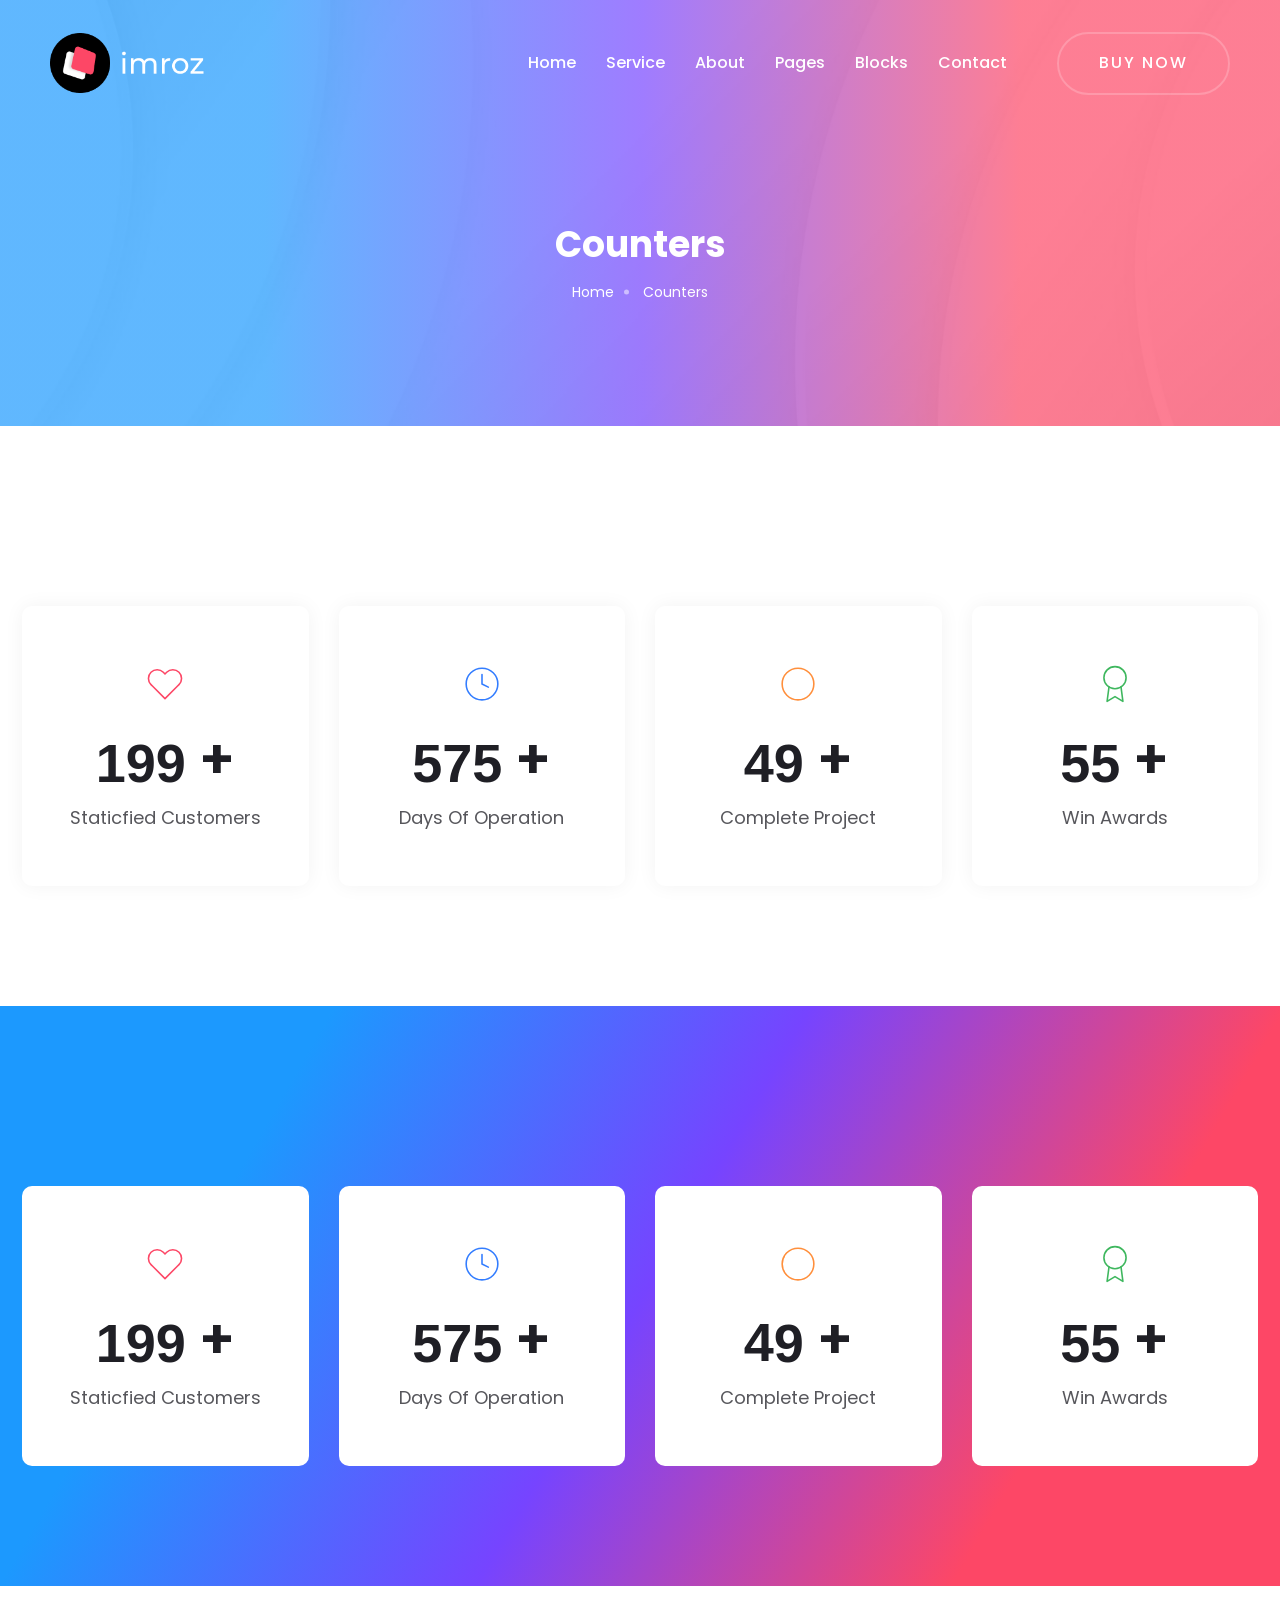
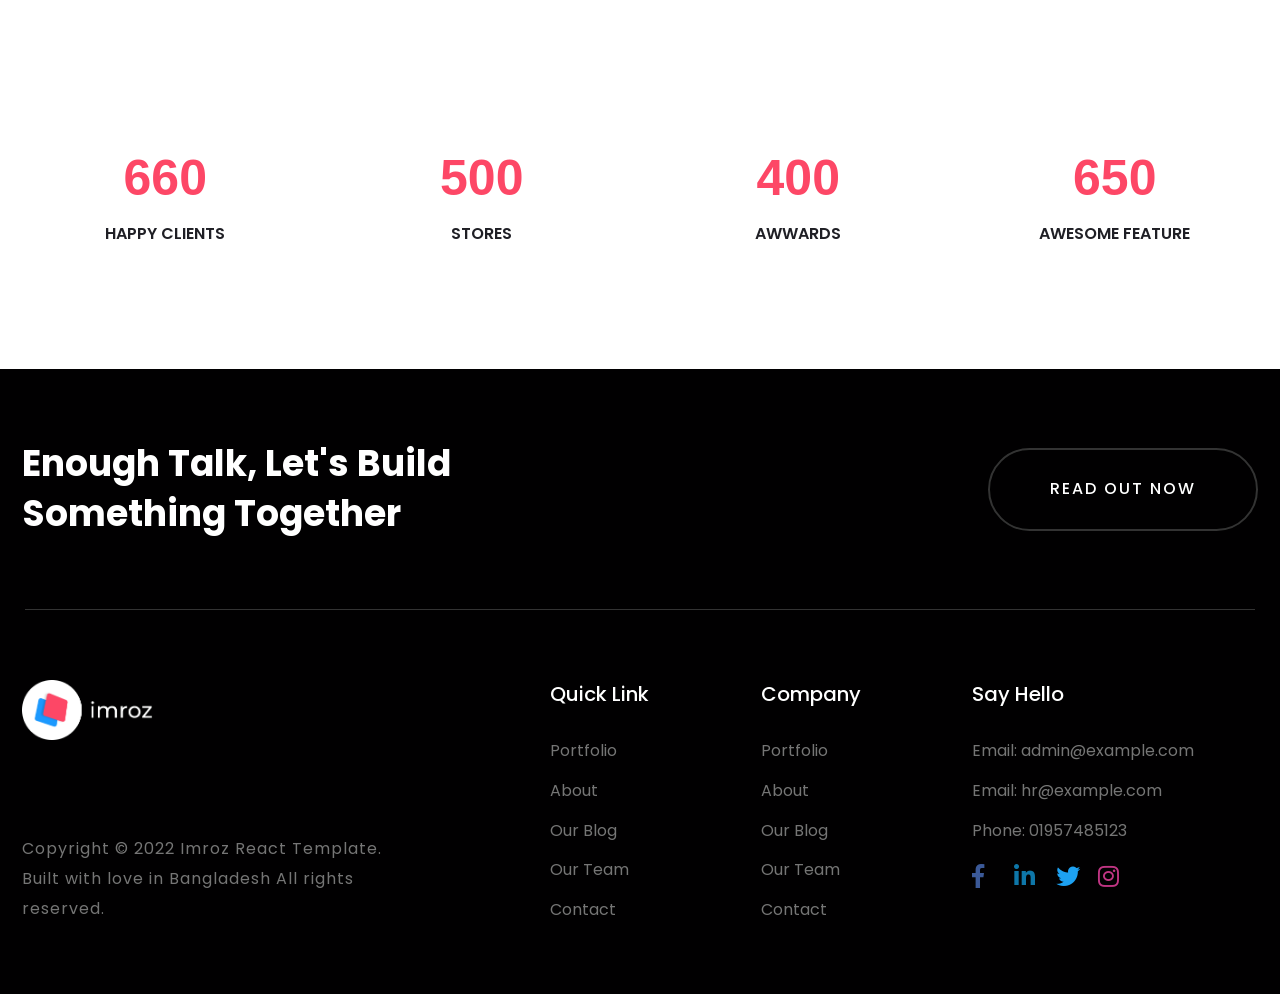
<file: counters.html>
<!DOCTYPE html>
<html lang="en">

<head>
    <meta charset="utf-8">
    <meta http-equiv="x-ua-compatible" content="ie=edge">
    <title>Counters || Imroz Creative Agency & portfolio Bootstrap Template </title>
    <meta name="robots" content="noindex, follow" />
    <meta name="description" content="">
    <meta name="viewport" content="width=device-width, initial-scale=1, shrink-to-fit=no">
    <!-- Favicon -->
    <link rel="shortcut icon" type="image/x-icon" href="assets/images/favicon.png">

    <!-- CSS Style -->
    <link rel="stylesheet" href="assets/css/vendor/bootstrap.min.css">
    <link rel="stylesheet" href="assets/css/plugins/feature.css">
    <link rel="stylesheet" href="assets/css/vendor/slick.css">
    <link rel="stylesheet" href="assets/css/vendor/slick-theme.css">
    <link rel="stylesheet" href="assets/css/vendor/lightbox.css">
    <link rel="stylesheet" href="assets/css/vendor/fontawesome.css">
    <link rel="stylesheet" href="assets/css/vendor/odometer.css">
    <link rel="stylesheet" href="assets/css/style.css">
</head>

<body>

    <!-- start header Arae -->
    <header class="header-area formobile-menu header--transparent default-color">
        <div class="header-wrapper" id="header-wrapper">
            <div class="header-left">
                <div class="logo"><a href="index.html"><img src="assets/images/logo/logo.png" alt="Digital Agency"></a>
                </div>
            </div>
            <div class="header-right">
                <nav class="mainmenunav d-none d-md-block">
                    <ul class="mainmenu">
                        <li class="has-dropdown">
                            <a href="#">Home</a>
                            <ul class="submenu">
                                <li><a href="index.html">Main Demo</a></li>
                                <li><a href="dark-main-demo.html">Main Demo Dark</a></li>
                                <li><a href="personal-portfolio.html">Personal Portfolio</a></li>
                                <li><a href="interior-landing.html">Interior Landing</a></li>
                                <li><a href="dark-portfolio-landing.html">Portfolio One Page 02</a></li>
                                <li><a href="portfolio-home.html">Minimal Portfolio</a></li>
                                <li><a href="digital-agency.html">Digital Agency</a></li>
                                <li><a href="creative-agency.html">Creative Agency</a></li>
                                <li><a href="corporate-business.html">Corporate Business</a></li>
                                <li><a href="portfolio-landing.html">Portfolio One Page</a></li>
                                <li><a href="creative-landing.html">Creative Agency Landing</a></li>
                                <li><a href="business.html">Business</a></li>
                                <li><a href="designer-portfolio.html">Designer Portfolio</a></li>
                                <li><a href="home-particles.html">Home Particles</a></li>
                                <li><a href="studio-agency.html">Studio Agency</a></li>
                                <li><a href="startup.html">Startup</a></li>
                                <li><a href="creative-portfolio.html">Creative Portfolio</a></li>
                            </ul>
                        </li>
                        <li class="has-dropdown">
                            <a href="#">Service</a>
                            <ul class="submenu">
                                <li><a href="service.html">Service</a></li>
                                <li><a href="service-details.html">Service Details</a></li>
                            </ul>
                        </li>
                        <li><a href="about.html">About</a></li>
                        <li class="has-dropdown">
                            <a href="#">Pages</a>
                            <ul class="submenu">
                                <li><a href="blog.html">Blog List</a></li>
                                <li><a href="blog-details.html">Blog Details</a></li>
                                <li><a href="service.html">Service</a></li>
                                <li><a href="service-details.html">Service Details</a></li>
                                <li><a href="portfolio.html">Portfolio</a></li>
                                <li><a href="portfolio-details.html">Portfolio Details</a></li>
                                <li><a href="404.html">404</a></li>
                            </ul>
                        </li>
                        <li class="has-dropdown"><a href="#">Blocks</a>
                            <ul class="submenu">
                                <li><a href="portfolio.html">Portfolio</a></li>
                                <li><a href="team.html">Team</a></li>
                                <li><a href="service.html">Service</a></li>
                                <li><a href="video-popup.html">Video Popup</a></li>
                                <li><a href="progressbar.html">Progressbar</a></li>
                                <li><a href="gallery.html">Gallery</a></li>
                                <li><a href="counters.html">Counters</a></li>
                                <li><a href="blog.html">Blog List</a></li>
                                <li><a href="clint-logo.html">Clint Logo</a></li>
                                <li><a href="contact-form.html">Contact Form</a></li>
                                <li><a href="google-map.html">Google Map</a></li>
                                <li><a href="columns.html">Columns</a></li>
                                <li><a href="pricing-table.html">Pricing Table</a></li>
                                <li><a href="button.html">Button</a></li>
                            </ul>
                        </li>
                        <li><a href="contact.html">Contact</a></li>
                    </ul>
                </nav>
                <div class="header-btn">
                    <a class="btn-default btn-border btn-opacity" target="_blank" href="https://themeforest.net/checkout/from_item/31904252?license=regular">
                        <span>Buy Now</span>
                    </a>
                </div>
                <div class="humberger-menu d-block d-lg-none pl--20 pl_sm--10">
                    <span class="menutrigger text-white">
                        <i data-feather="menu"></i>
                    </span>
                </div>
            </div>
        </div>
    </header>
    <!-- End header Arae -->
    <!-- Start Popup Menu Area  -->
    <div class="rn-popup-mobile-menu d-block d-lg-none">
        <div class="inner">
            <div class="popup-menu-top">
                <div class="logo">
                    <a href="index.html"><img src="assets/images/logo/logo-symbol-dark.png" alt="imroz"></a>
                </div>
                <div class="close-menu d-block d-lg-none">
                    <span class="closeTrigger">
                    <i data-feather="x"></i>
                </span>
                </div>
            </div>
            <ul class="mainmenu">
                <li class="has-dropdown">
                    <a href="#">Home</a>
                    <ul class="submenu">
                        <li><a href="index.html">Main Demo</a></li>
                        <li><a href="dark-main-demo.html">Main Demo Dark</a></li>
                        <li><a href="personal-portfolio.html">Personal Portfolio</a></li>
                        <li><a href="interior-landing.html">Interior Landing</a></li>
                        <li><a href="dark-portfolio-landing.html">Portfolio One Page 02</a></li>
                        <li><a href="portfolio-home.html">Minimal Portfolio</a></li>
                        <li><a href="digital-agency.html">Digital Agency</a></li>
                        <li><a href="creative-agency.html">Creative Agency</a></li>
                        <li><a href="corporate-business.html">Corporate Business</a></li>
                        <li><a href="portfolio-landing.html">Portfolio One Page</a></li>
                        <li><a href="creative-landing.html">Creative Agency Landing</a></li>
                        <li><a href="business.html">Business</a></li>
                        <li><a href="designer-portfolio.html">Designer Portfolio</a></li>
                        <li><a href="home-particles.html">Home Particles</a></li>
                        <li><a href="studio-agency.html">Studio Agency</a></li>
                        <li><a href="startup.html">Startup</a></li>
                        <li><a href="creative-portfolio.html">Creative Portfolio</a></li>
                    </ul>
                </li>
                <li class="has-dropdown">
                    <a href="#">Service</a>
                    <ul class="submenu">
                        <li><a href="service.html">Service</a></li>
                        <li><a href="service-details.html">Service Details</a></li>
                    </ul>
                </li>
                <li><a href="about.html">About</a></li>
                <li class="has-dropdown">
                    <a href="#">Pages</a>
                    <ul class="submenu">
                        <li><a href="blog.html">Blog List</a></li>
                        <li><a href="blog-details.html">Blog Details</a></li>
                        <li><a href="service.html">Service</a></li>
                        <li><a href="service-details.html">Service Details</a></li>
                        <li><a href="portfolio.html">Portfolio</a></li>
                        <li><a href="portfolio-details.html">Portfolio Details</a></li>
                        <li><a href="404.html">404</a></li>
                    </ul>
                </li>
                <li class="has-dropdown"><a href="#">Blocks</a>
                    <ul class="submenu">
                        <li><a href="portfolio.html">Portfolio</a></li>
                        <li><a href="team.html">Team</a></li>
                        <li><a href="service.html">Service</a></li>
                        <li><a href="video-popup.html">Video Popup</a></li>
                        <li><a href="progressbar.html">Progressbar</a></li>
                        <li><a href="gallery.html">Gallery</a></li>
                        <li><a href="counters.html">Counters</a></li>
                        <li><a href="blog.html">Blog List</a></li>
                        <li><a href="clint-logo.html">Clint Logo</a></li>
                        <li><a href="contact-form.html">Contact Form</a></li>
                        <li><a href="google-map.html">Google Map</a></li>
                        <li><a href="columns.html">Columns</a></li>
                        <li><a href="pricing-table.html">Pricing Table</a></li>
                        <li><a href="button.html">Button</a></li>
                    </ul>
                </li>
                <li><a href="contact.html">Contact</a></li>
            </ul>
        </div>
    </div>
    <!-- End Popup Menu Area  -->

    <!-- Breadcrumb Area -->
    <div class="breadcrumb-area rn-bg-color ptb--120 bg_image bg_image--1">
        <div class="container">
            <div class="row">
                <div class="col-lg-12">
                    <div class="breadcrumb-inner pt--100">
                        <h2 class="title">Counters</h2>
                        <ul class="page-list">
                            <li class="rn-breadcrumb-item"><a href="index.html">Home</a></li>
                            <li class="rn-breadcrumb-item active">Counters</li>
                        </ul>
                    </div>
                </div>
            </div>
        </div>
    </div>
    <!-- Breadcrumb Area End -->

    <!-- Gage Wrapper -->
    <div class="page-wrapper">
        <!-- Single Counter Up -->
        <div class="counterup-area ptb--120 bg_color--1">
            <div class="container">
                <div class="row mt--30">
                    <div class="im_single_counterup col-lg-3 col-md-4 col-sm-6 col-12">
                        <div class="im_counterup">
                            <div class="inner">
                                <div class="icon"><i data-feather="heart"></i></div>
                                <h2 class="counter"><span class="odometer" data-count="199">00</span>
                                </h2>
                                <p class="description">Staticfied Customers</p>
                            </div>
                        </div>
                    </div>
                    <div class="im_single_counterup col-lg-3 col-md-4 col-sm-6 col-12">
                        <div class="im_counterup">
                            <div class="inner">
                                <div class="icon"><i data-feather="clock"></i></div>
                                <h2 class="counter"><span class="odometer" data-count="575">00</span>
                                </h2>
                                <p class="description">Days Of Operation</p>
                            </div>
                        </div>
                    </div>
                    <div class="im_single_counterup col-lg-3 col-md-4 col-sm-6 col-12">
                        <div class="im_counterup">
                            <div class="inner">
                                <div class="icon"><i data-feather="circle"></i></div>
                                <h2 class="counter"><span class="odometer" data-count="49">00</span>
                                </h2>
                                <p class="description">Complete Project</p>
                            </div>
                        </div>
                    </div>
                    <div class="im_single_counterup col-lg-3 col-md-4 col-sm-6 col-12">
                        <div class="im_counterup">
                            <div class="inner">
                                <div class="icon"><i data-feather="award"></i></div>
                                <h2 class="counter"><span class="odometer" data-count="55">00</span>
                                </h2>
                                <p class="description">Win Awards</p>
                            </div>
                        </div>
                    </div>
                </div>
            </div>
        </div>
        <!--  End -->
        <!-- Single Counter Up -->
        <div class="counterup-area ptb--120 bg-theme-gradient theme-text-white">
            <div class="container">
                <div class="row mt--30">
                    <div class="im_single_counterup col-lg-3 col-md-4 col-sm-6 col-12">
                        <div class="im_counterup">
                            <div class="inner">
                                <div class="icon"><i data-feather="heart"></i></div>
                                <h2 class="counter"><span class="odometer" data-count="199">00</span>
                                </h2>
                                <p class="description">Staticfied Customers</p>
                            </div>
                        </div>
                    </div>
                    <div class="im_single_counterup col-lg-3 col-md-4 col-sm-6 col-12">
                        <div class="im_counterup">
                            <div class="inner">
                                <div class="icon"><i data-feather="clock"></i></div>
                                <h2 class="counter"><span class="odometer" data-count="575">00</span>
                                </h2>
                                <p class="description">Days Of Operation</p>
                            </div>
                        </div>
                    </div>
                    <div class="im_single_counterup col-lg-3 col-md-4 col-sm-6 col-12">
                        <div class="im_counterup">
                            <div class="inner">
                                <div class="icon"><i data-feather="circle"></i></div>
                                <h2 class="counter"><span class="odometer" data-count="49">00</span>
                                </h2>
                                <p class="description">Complete Project</p>
                            </div>
                        </div>
                    </div>
                    <div class="im_single_counterup col-lg-3 col-md-4 col-sm-6 col-12">
                        <div class="im_counterup">
                            <div class="inner">
                                <div class="icon"><i data-feather="award"></i></div>
                                <h2 class="counter"><span class="odometer" data-count="55">00</span>
                                </h2>
                                <p class="description">Win Awards</p>
                            </div>
                        </div>
                    </div>
                </div>
            </div>
        </div>
        <!-- End -->

        <!-- Single Counter Up -->
        <div class="counterup-area ptb--120 bg_color--1">
            <div class="container">
                <div class="row mt--10">
                    <div class="counterup_style--2 mt--30 col-lg-3 col-md-6 col-6">
                        <div class="animated fadeInUp" style="animation-duration: 1s;">
                            <h5 class="counter"><span class="odometer" data-count="660">00</span>
                            </h5>
                            <h4 class="description">HAPPY CLIENTS</h4>
                        </div>
                    </div>
                    <div class="counterup_style--2 mt--30 col-lg-3 col-md-6 col-6">
                        <div class="animated fadeInUp" style="animation-duration: 1s;">
                            <h5 class="counter"><span class="odometer" data-count="500">00</span>
                            </h5>
                            <h4 class="description">STORES</h4>
                        </div>
                    </div>
                    <div class="counterup_style--2 mt--30 col-lg-3 col-md-6 col-6">
                        <div class="animated fadeInUp" style="animation-duration: 1s;">
                            <h5 class="counter"><span class="odometer" data-count="400">00</span>
                            </h5>
                            <h4 class="description">AWWARDS</h4>
                        </div>
                    </div>
                    <div class="counterup_style--2 mt--30 col-lg-3 col-md-6 col-6">
                        <div class="animated fadeInUp" style="animation-duration: 1s;">
                            <h5 class="counter"><span class="odometer" data-count="650">00</span>
                            </h5>
                            <h4 class="description">AWESOME FEATURE</h4>
                        </div>
                    </div>
                </div>
            </div>
        </div>
        <!-- Single Counter Up End -->
    </div>
    <!-- Gage Wrapper End -->

    <!-- start footer area -->
    <footer class="footer-area footer-style-01 bg_color--6">
        <div class="im-call-to-action-area ptb--70 im-separator">
            <div class="container">
                <div class="row align-items-center">
                    <div class="col-lg-8 col-xl-6 col-md-12 col-sm-12 col-12">
                        <div class="inner">
                            <h2 class="text-white mb--0">Enough Talk, Let's Build Something Together</h2>
                        </div>
                    </div>
                    <div class="col-lg-4 col-xl-4 offset-xl-2 col-md-12 col-sm-12 col-12">
                        <div class="call-to-cation-tbn text-start text-lg-end mt_md--20 mt_sm--20">
                            <a class="btn-default btn-large btn-border btn-opacity" href="#button">Read Out Now</a>
                        </div>
                    </div>
                </div>
            </div>
        </div>
        <div class="footer-wrapper ptb--70">
            <div class="container">
                <div class="row">
                    <div class="col-lg-4 col-md-6 col-sm-6 col-12">
                        <div class="ft-text">
                            <div class="logo">
                                <a href="index.html">
                                    <img src="assets/images/logo/logo-light.png" alt="Digital Agency">
                                </a>
                            </div>
                            <p>Copyright © 2022 <a href="index.html">Imroz</a> React Template. Built with love in Bangladesh All
                                rights reserved.</p>
                        </div>
                    </div>
                    <div class="col-lg-2 col-xl-2 offset-xl-1 col-md-6 col-sm-6 col-12 mt_mobile--40">
                        <div class="footer-link">
                            <h4>Quick Link</h4>
                            <ul class="ft-link">
                                <li>
                                    <a href="portfolio.html">Portfolio</a>
                                </li>
                                <li>
                                    <a href="about.html">About</a>
                                </li>
                                <li>
                                    <a href="blog.html">Our Blog</a>
                                </li>
                                <li>
                                    <a href="team.html">Our Team</a>
                                </li>
                                <li>
                                    <a href="contact.html">Contact</a>
                                </li>
                            </ul>
                        </div>
                    </div>
                    <div class="col-lg-2 col-md-6 col-sm-6 col-12 mt_md--40 mt_sm--40">
                        <div class="footer-link">
                            <h4>Company</h4>
                            <ul class="ft-link">
                                <li>
                                    <a href="portfolio.html">Portfolio</a>
                                </li>
                                <li>
                                    <a href="about.html">About</a>
                                </li>
                                <li>
                                    <a href="blog.html">Our Blog</a>
                                </li>
                                <li>
                                    <a href="team.html">Our Team</a>
                                </li>
                                <li>
                                    <a href="contact.html">Contact</a>
                                </li>
                            </ul>
                        </div>
                    </div>
                    <div class="col-lg-3 col-md-6 col-sm-6 col-12 mt_md--40 mt_sm--40">
                        <div class="footer-link">
                            <h4>Say Hello</h4>
                            <ul class="ft-link">
                                <li>Email: <a href="mailto:admin@example.com">admin@example.com</a></li>
                                <li>Email: <a href="mailto:hr@example.com">hr@example.com</a></li>
                                <li>Phone: <a href="mailto:hr@example.com">01957485123</a></li>
                            </ul>
                            <div class="social-share-inner mt--20">
                                <ul class="social-share social-style--2 d-flex justify-content-start liststyle">
                                    <li><a href="#"><i class="fab fa-facebook-f"></i></a></li>
                                    <li><a href="#"><i class="fab fa-linkedin-in"></i></a></li>
                                    <li><a href="#"><i class="fab fa-twitter"></i></a></li>
                                    <li><a href="#"><i class="fab fa-instagram"></i></a></li>
                                </ul>
                            </div>
                        </div>
                    </div>
                </div>
            </div>
        </div>
    </footer>
    <!-- End footer area -->
    <!-- Start Top To Bottom Area  -->
    <div class="rn-progress-parent">
        <svg class="rn-back-circle svg-inner" width="100%" height="100%" viewBox="-1 -1 102 102">
            <path d="M50,1 a49,49 0 0,1 0,98 a49,49 0 0,1 0,-98" />
        </svg>
    </div>
    <!-- End Top To Bottom Area  -->

    <!-- js  
======================================-->
    <!-- modernizer JS -->
    <script src="assets/js/vendor/modernizer.min.js"></script>
    <!-- jquery JS -->
    <script src="assets/js/vendor/jquery.js"></script>
    <!-- Bootstrap JS -->
    <script src="assets/js/vendor/bootstrap.min.js"></script>
    <script src="assets/js/vendor/avoid-console.js"></script>
    <script src="assets/js/vendor/feather.js"></script>
    <script src="assets/js/vendor/slick.min.js"></script>
    <script src="assets/js/vendor/video.js"></script>
    <script src="assets/js/vendor/masonry.js"></script>
    <script src="assets/js/vendor/lightbox.js"></script>
    <script src="assets/js/vendor/particles.js"></script>
    <script src="assets/js/vendor/backtotop.js"></script>
    <script src="assets/js/vendor/odometer.js"></script>
    <script src="assets/js/vendor/jquery-appear.js"></script>
    <script src="assets/js/vendor/jquery-one-page-nav.js"></script>
    <script src="assets/js/vendor/wow.js"></script>

    <!-- main JS -->
    <script src="assets/js/main.js"></script>

</body>

</html>
</file>
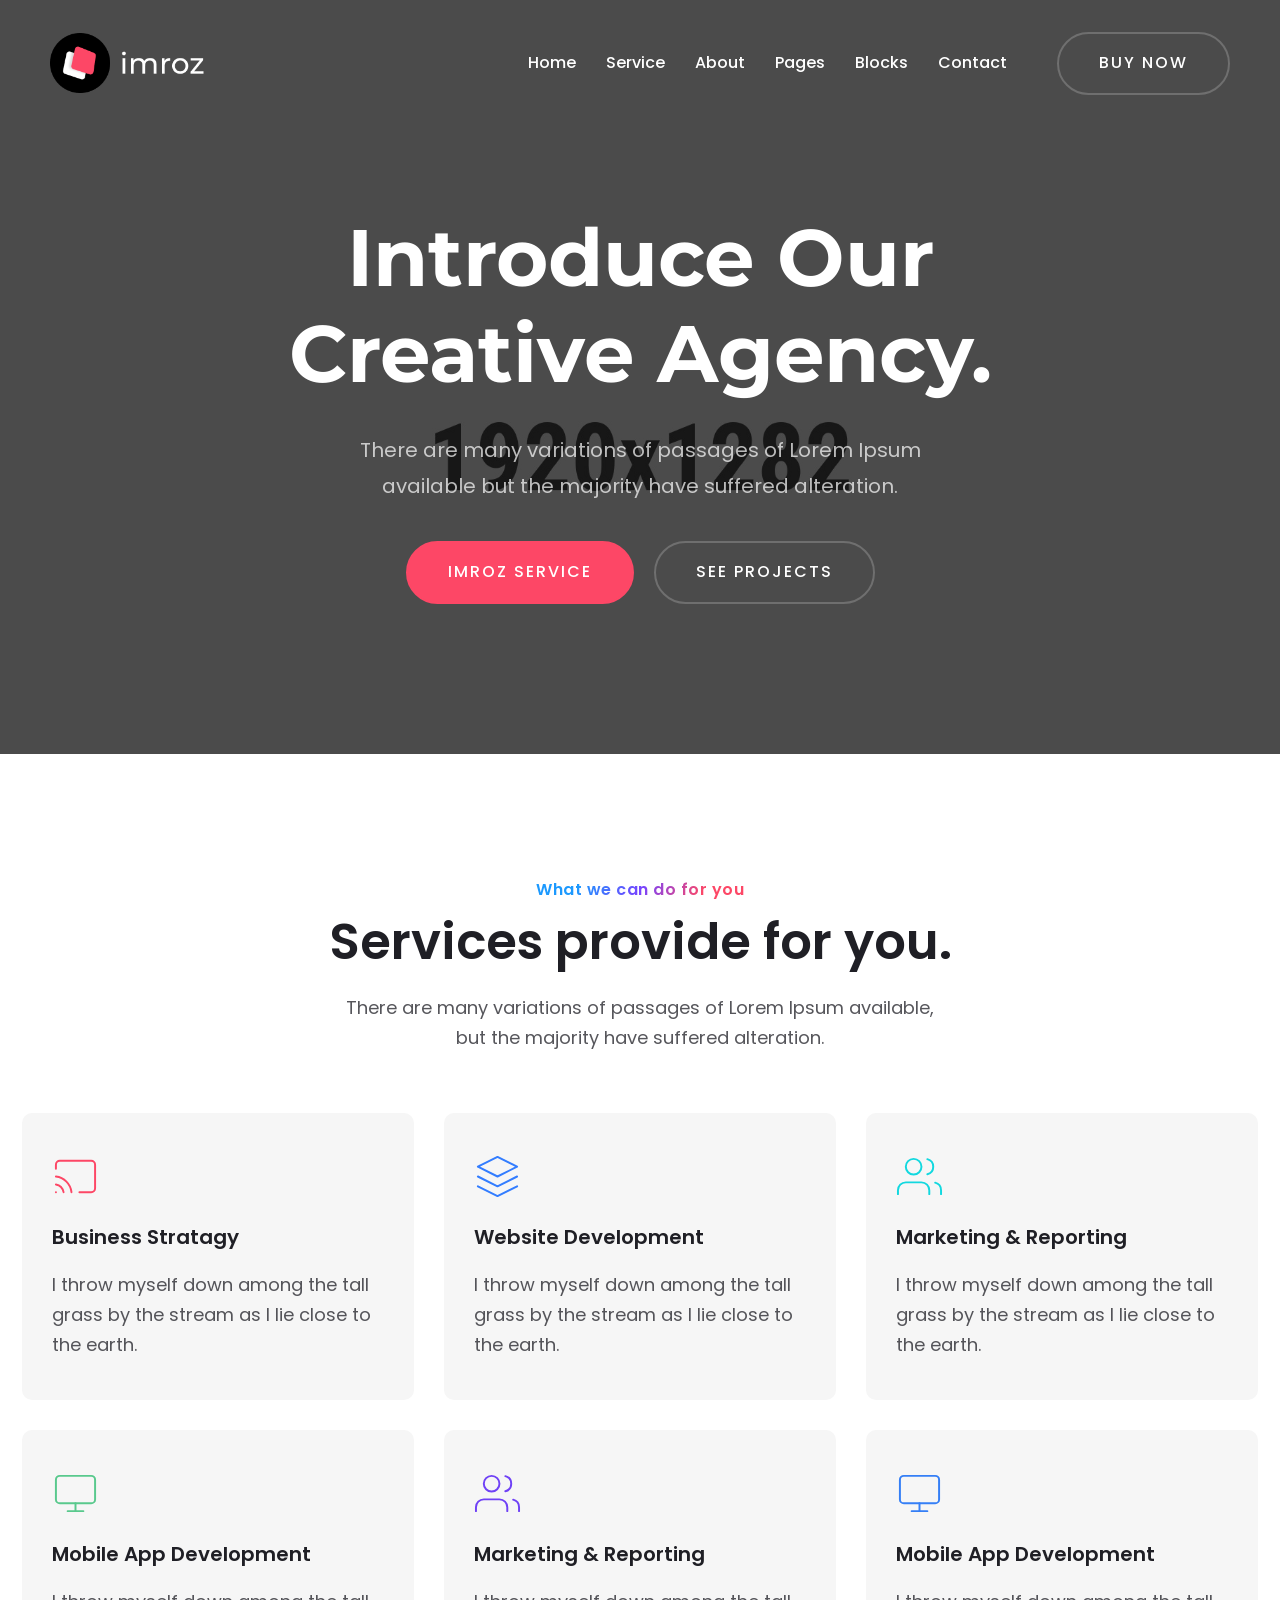
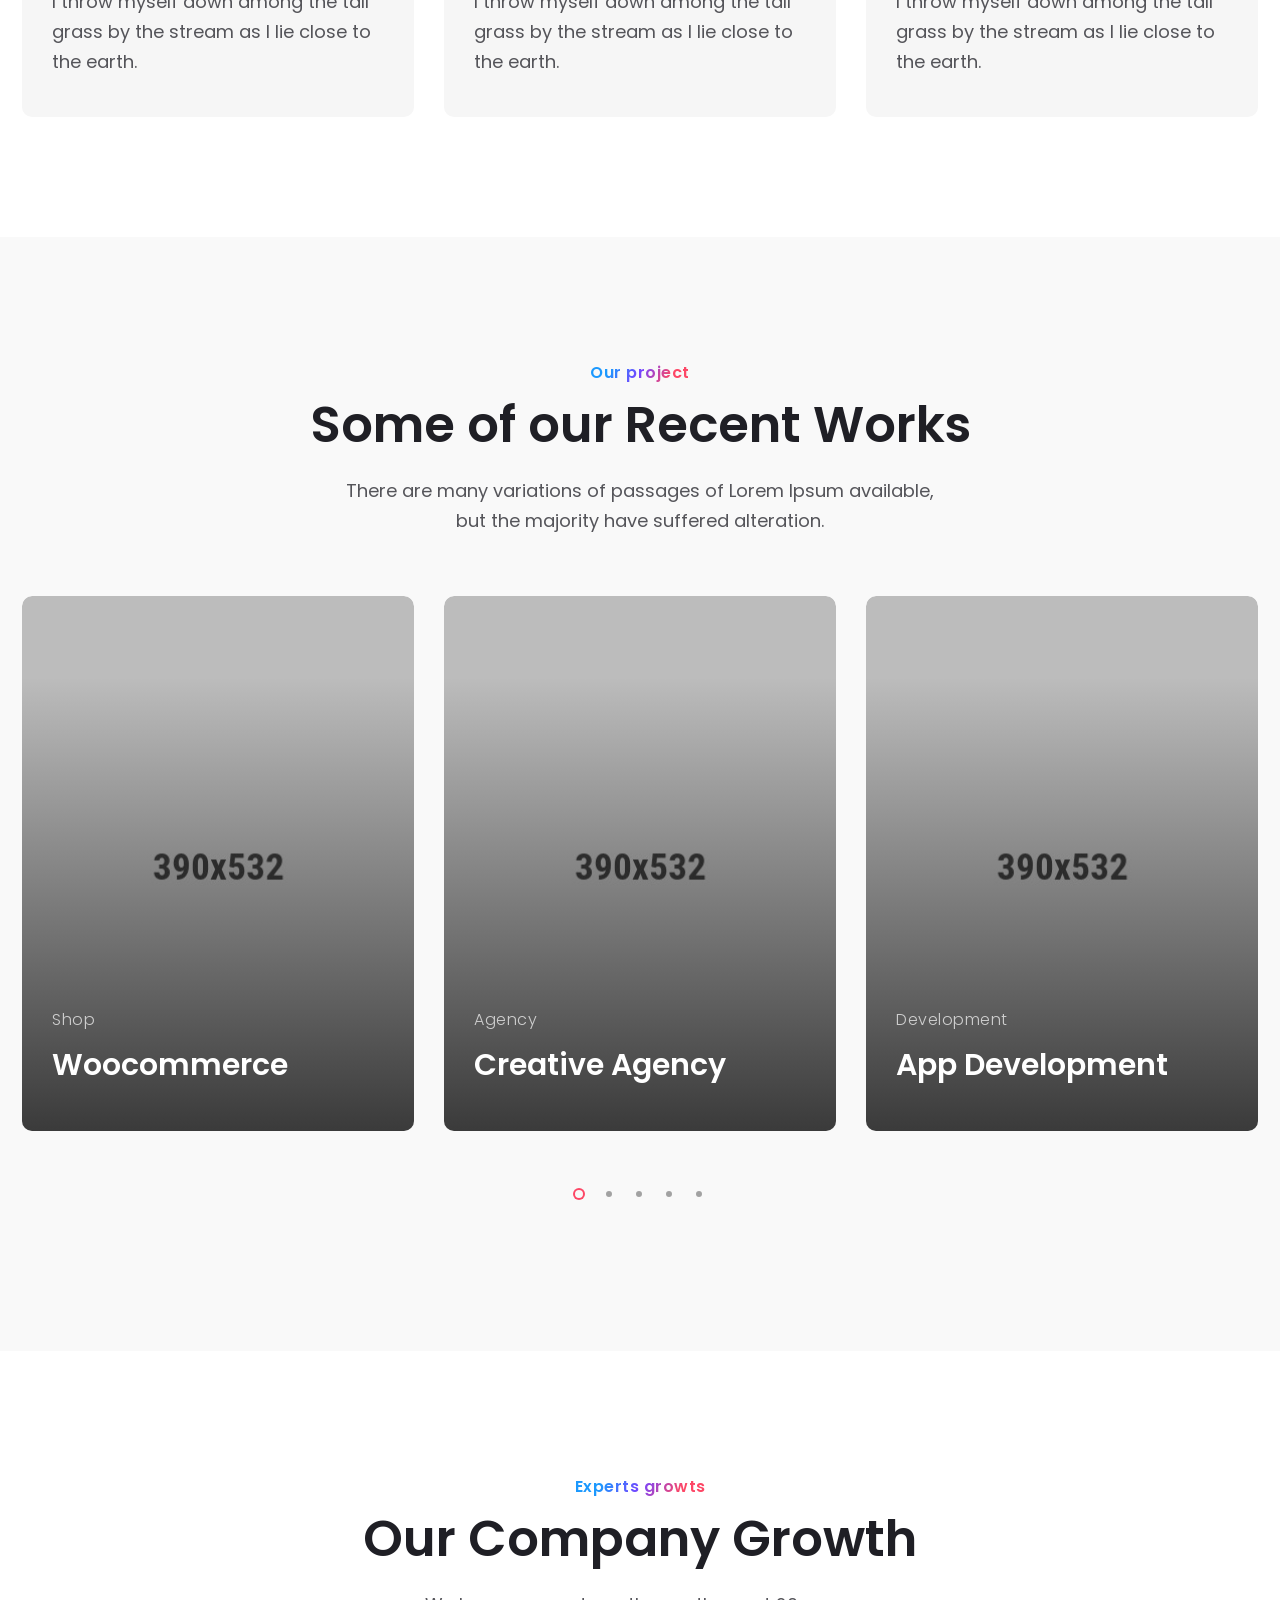
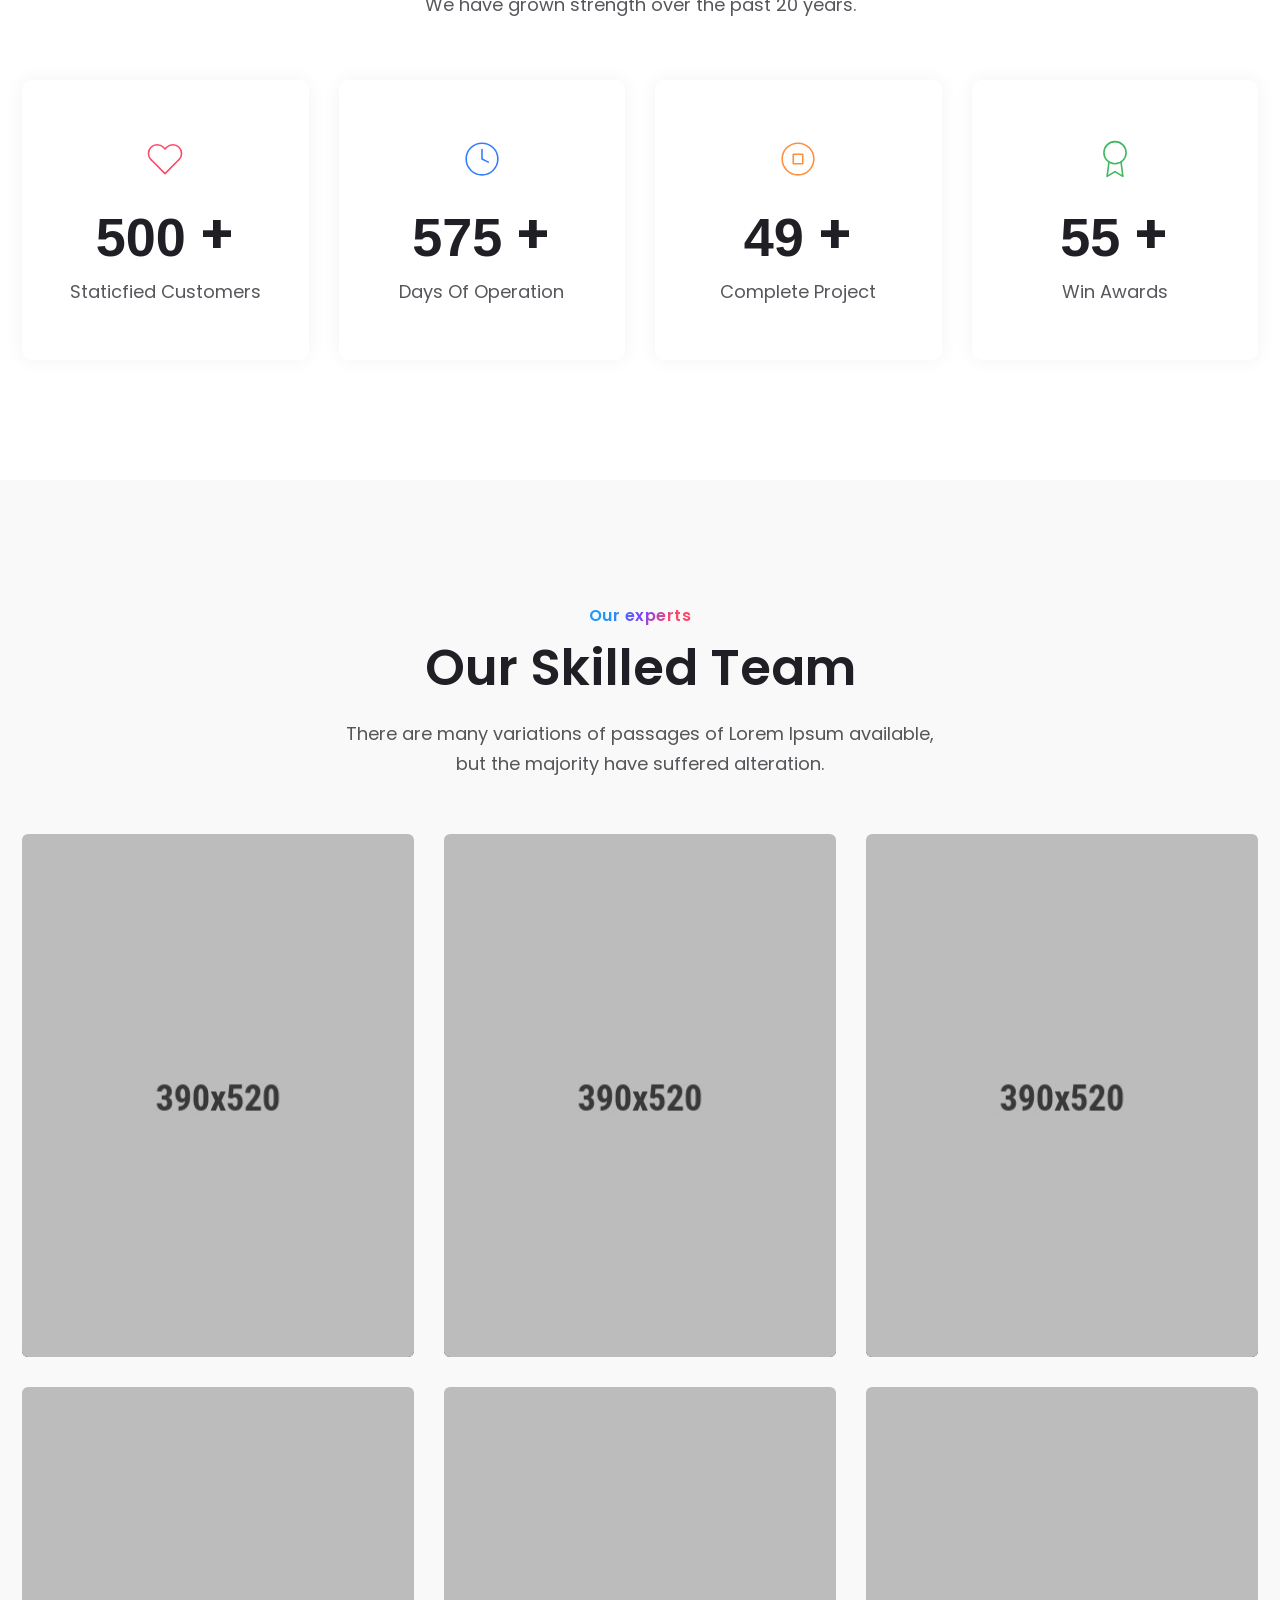
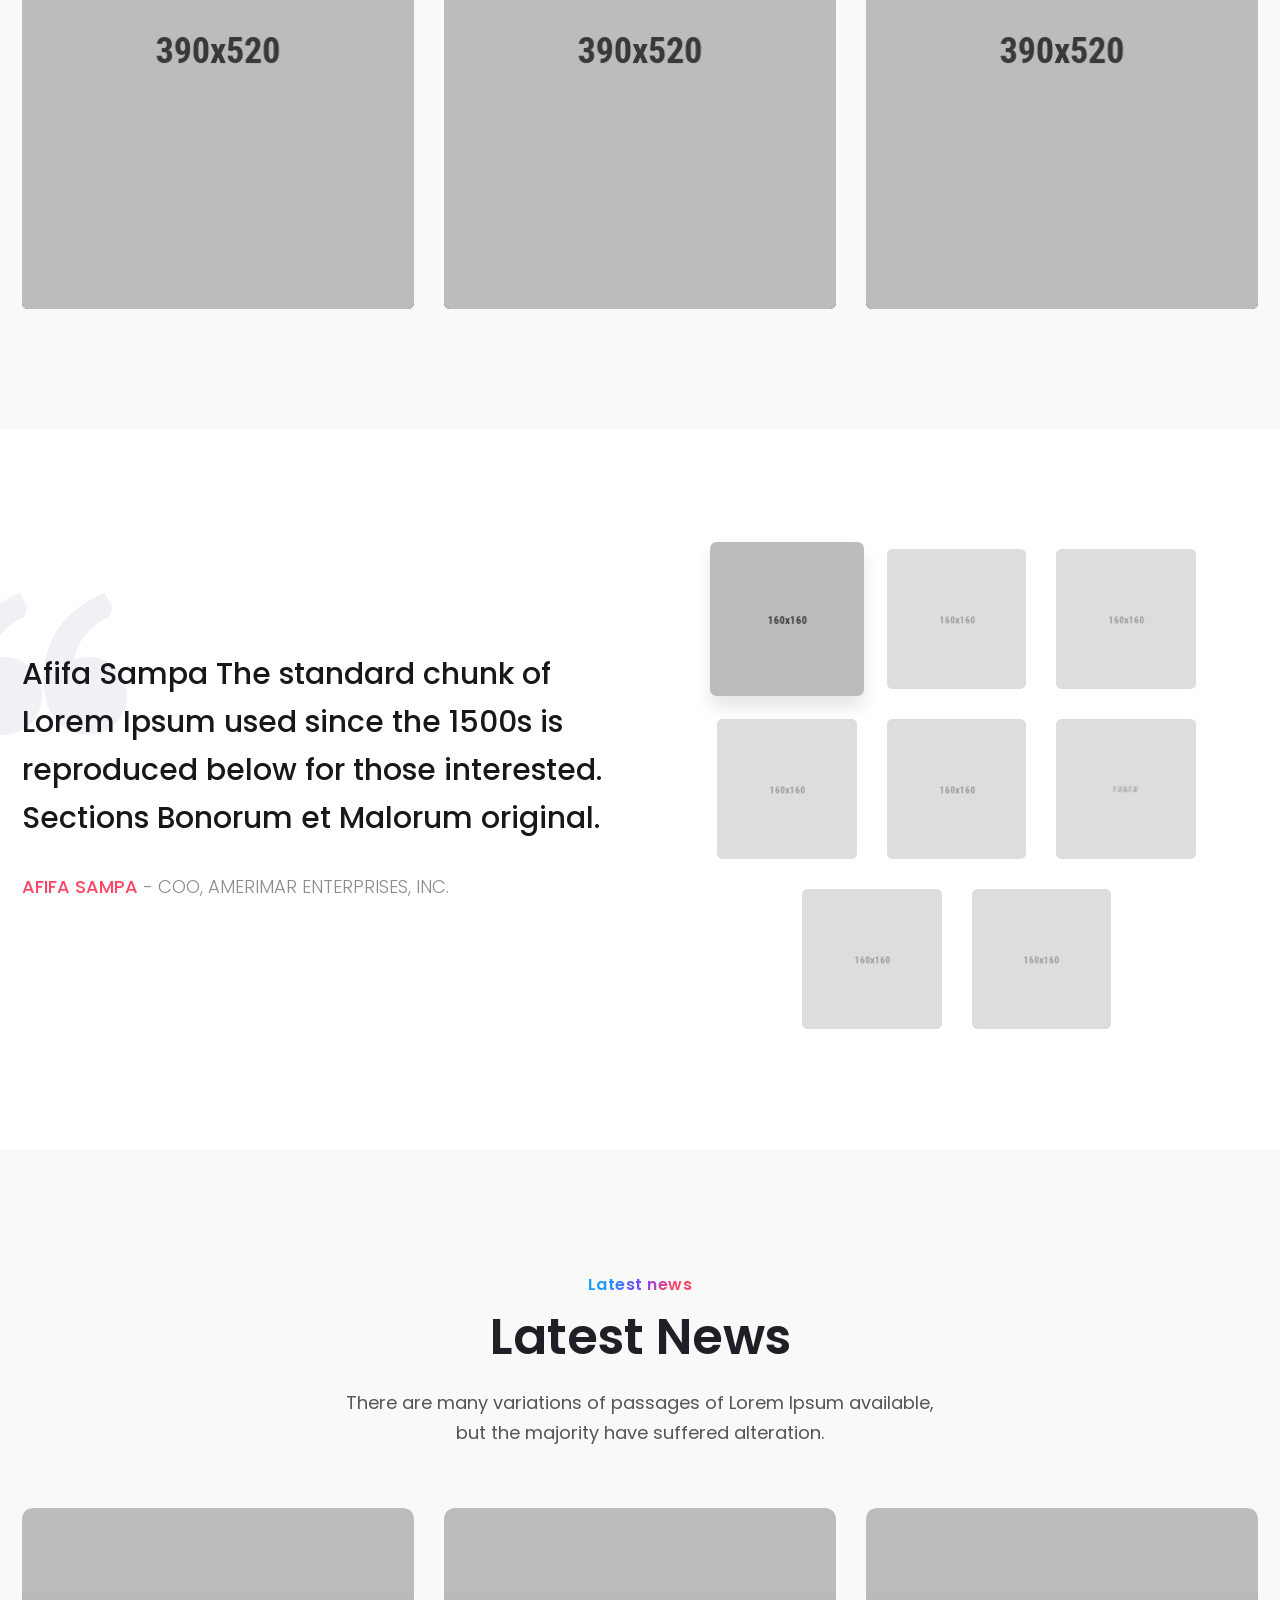
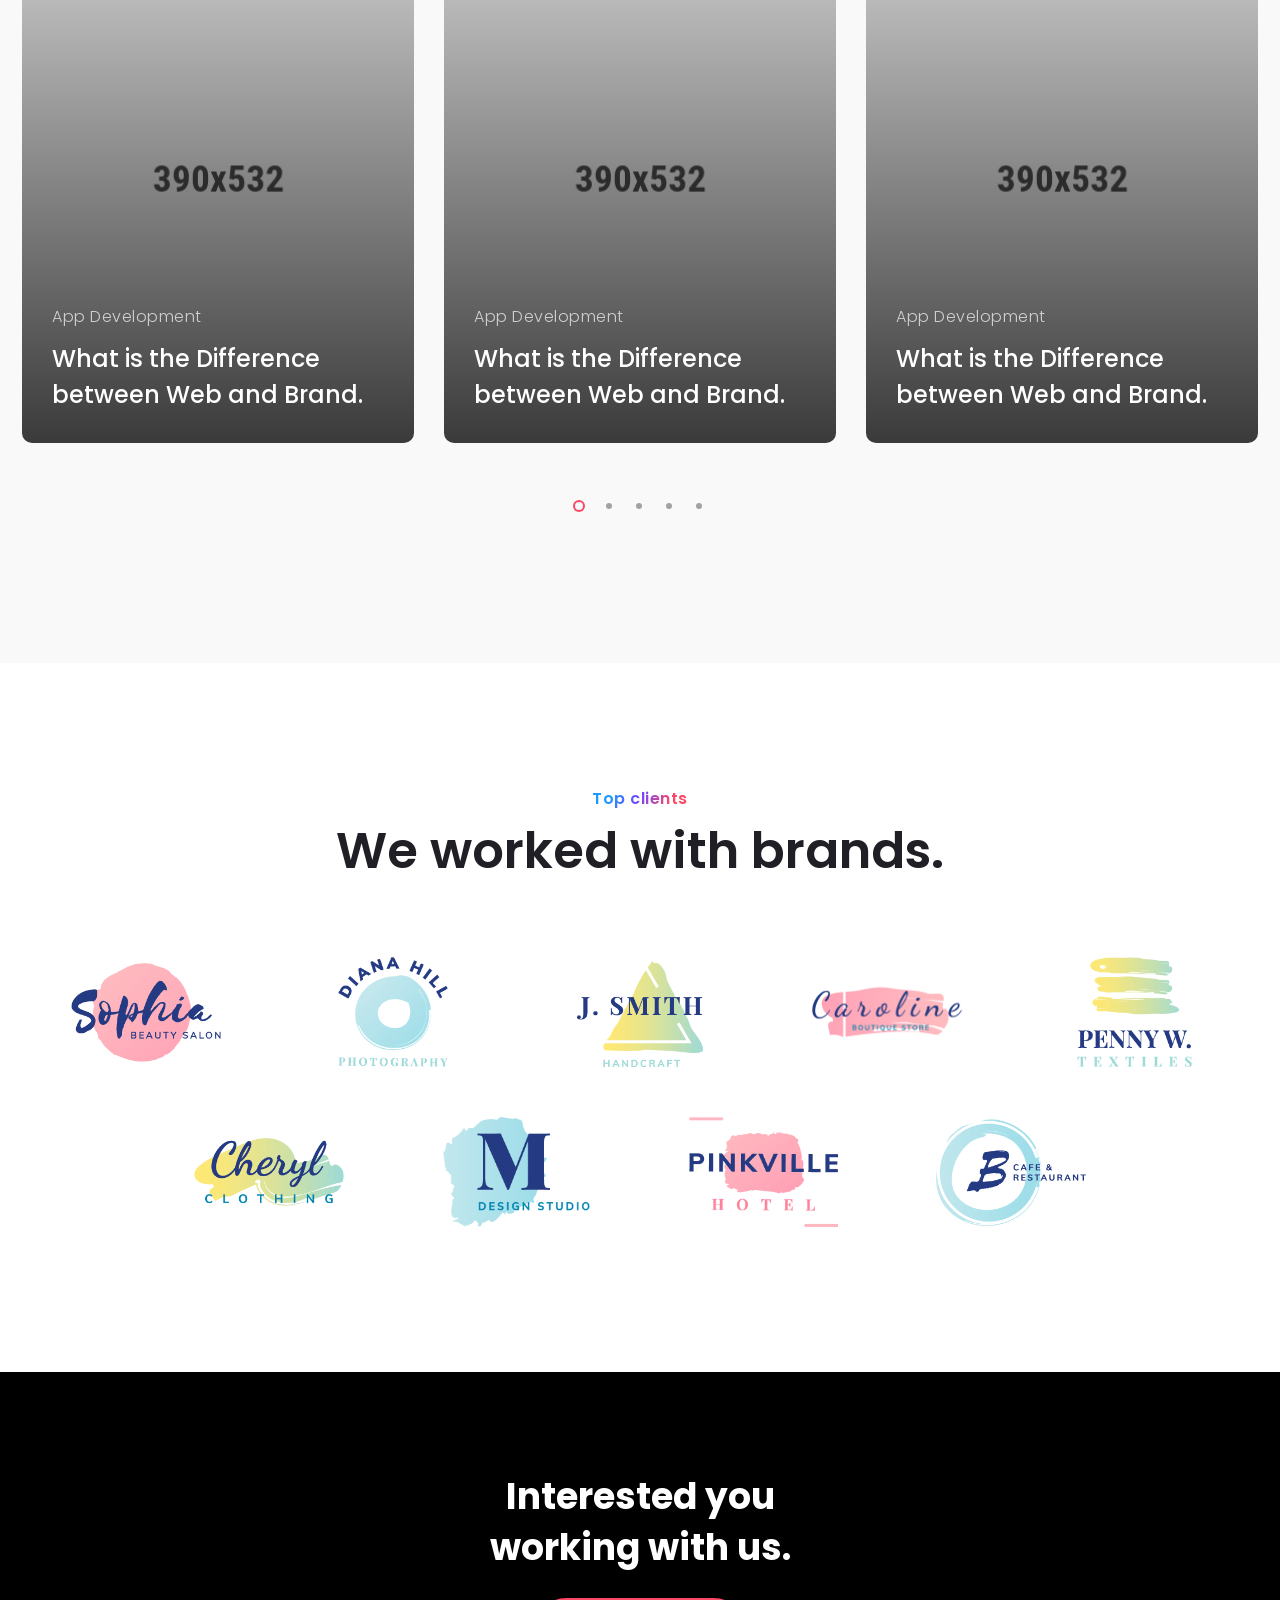
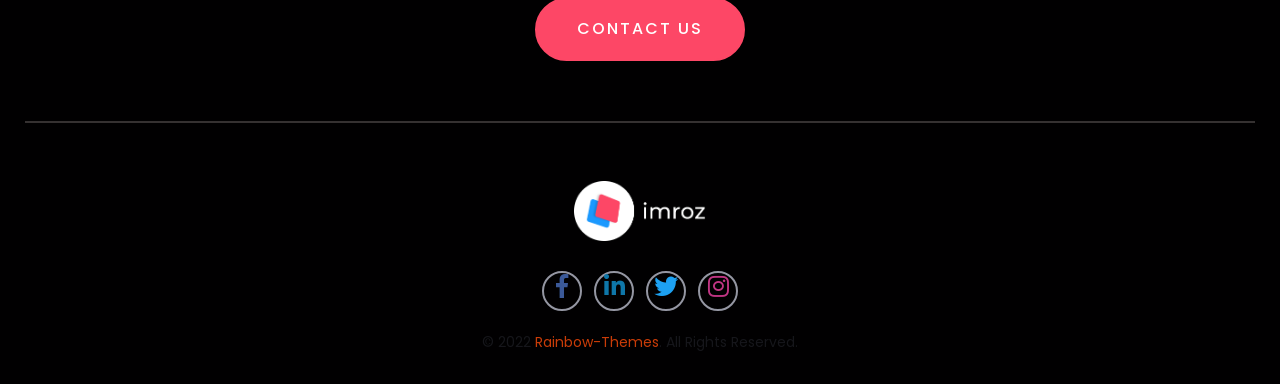
<file: creative-agency.html>
<!DOCTYPE html>
<html lang="en">

<head>
    <meta charset="utf-8">
    <meta http-equiv="x-ua-compatible" content="ie=edge">
    <title>Creative-agency || Imroz Creative Agency & portfolio Bootstrap Template </title>
    <meta name="robots" content="noindex, follow" />
    <meta name="description" content="">
    <meta name="viewport" content="width=device-width, initial-scale=1, shrink-to-fit=no">
    <!-- Favicon -->
    <link rel="shortcut icon" type="image/x-icon" href="assets/images/favicon.png">

    <!-- CSS Style -->
    <link rel="stylesheet" href="assets/css/vendor/bootstrap.min.css">
    <link rel="stylesheet" href="assets/css/plugins/feature.css">
    <link rel="stylesheet" href="assets/css/vendor/slick.css">
    <link rel="stylesheet" href="assets/css/vendor/slick-theme.css">
    <link rel="stylesheet" href="assets/css/vendor/lightbox.css">
    <link rel="stylesheet" href="assets/css/vendor/fontawesome.css">
    <link rel="stylesheet" href="assets/css/vendor/odometer.css">
    <link rel="stylesheet" href="assets/css/style.css">
</head>

<body>

    <!-- start header Arae -->
    <header class="header-area formobile-menu header--transparent default-color">
        <div class="header-wrapper" id="header-wrapper">
            <div class="header-left">
                <div class="logo"><a href="index.html"><img src="assets/images/logo/logo.png" alt="Digital Agency"></a>
                </div>
            </div>
            <div class="header-right">
                <nav class="mainmenunav d-none d-md-block">
                    <ul class="mainmenu">
                        <li class="has-dropdown">
                            <a href="#">Home</a>
                            <ul class="submenu">
                                <li><a href="index.html">Main Demo</a></li>
                                <li><a href="dark-main-demo.html">Main Demo Dark</a></li>
                                <li><a href="personal-portfolio.html">Personal Portfolio</a></li>
                                <li><a href="interior-landing.html">Interior Landing</a></li>
                                <li><a href="dark-portfolio-landing.html">Portfolio One Page 02</a></li>
                                <li><a href="portfolio-home.html">Minimal Portfolio</a></li>
                                <li><a href="digital-agency.html">Digital Agency</a></li>
                                <li><a href="creative-agency.html">Creative Agency</a></li>
                                <li><a href="corporate-business.html">Corporate Business</a></li>
                                <li><a href="portfolio-landing.html">Portfolio One Page</a></li>
                                <li><a href="creative-landing.html">Creative Agency Landing</a></li>
                                <li><a href="business.html">Business</a></li>
                                <li><a href="designer-portfolio.html">Designer Portfolio</a></li>
                                <li><a href="home-particles.html">Home Particles</a></li>
                                <li><a href="studio-agency.html">Studio Agency</a></li>
                                <li><a href="startup.html">Startup</a></li>
                                <li><a href="creative-portfolio.html">Creative Portfolio</a></li>
                            </ul>
                        </li>
                        <li class="has-dropdown">
                            <a href="#">Service</a>
                            <ul class="submenu">
                                <li><a href="service.html">Service</a></li>
                                <li><a href="service-details.html">Service Details</a></li>
                            </ul>
                        </li>
                        <li><a href="about.html">About</a></li>
                        <li class="has-dropdown">
                            <a href="#">Pages</a>
                            <ul class="submenu">
                                <li><a href="blog.html">Blog List</a></li>
                                <li><a href="blog-details.html">Blog Details</a></li>
                                <li><a href="service.html">Service</a></li>
                                <li><a href="service-details.html">Service Details</a></li>
                                <li><a href="portfolio.html">Portfolio</a></li>
                                <li><a href="portfolio-details.html">Portfolio Details</a></li>
                                <li><a href="404.html">404</a></li>
                            </ul>
                        </li>
                        <li class="has-dropdown"><a href="#">Blocks</a>
                            <ul class="submenu">
                                <li><a href="portfolio.html">Portfolio</a></li>
                                <li><a href="team.html">Team</a></li>
                                <li><a href="service.html">Service</a></li>
                                <li><a href="video-popup.html">Video Popup</a></li>
                                <li><a href="progressbar.html">Progressbar</a></li>
                                <li><a href="gallery.html">Gallery</a></li>
                                <li><a href="counters.html">Counters</a></li>
                                <li><a href="blog.html">Blog List</a></li>
                                <li><a href="clint-logo.html">Clint Logo</a></li>
                                <li><a href="contact-form.html">Contact Form</a></li>
                                <li><a href="google-map.html">Google Map</a></li>
                                <li><a href="columns.html">Columns</a></li>
                                <li><a href="pricing-table.html">Pricing Table</a></li>
                                <li><a href="button.html">Button</a></li>
                            </ul>
                        </li>
                        <li><a href="contact.html">Contact</a></li>
                    </ul>
                </nav>
                <div class="header-btn">
                    <a class="btn-default btn-border btn-opacity" target="_blank" href="https://themeforest.net/checkout/from_item/31904252?license=regular">
                        <span>Buy Now</span>
                    </a>
                </div>
                <div class="humberger-menu d-block d-lg-none pl--20 pl_sm--10">
                    <span class="menutrigger text-white">
                        <i data-feather="menu"></i>
                    </span>
                </div>
            </div>
        </div>
    </header>
    <!-- End header Arae -->
    <!-- Start Popup Menu Area  -->
    <div class="rn-popup-mobile-menu d-block d-lg-none">
        <div class="inner">
            <div class="popup-menu-top">
                <div class="logo">
                    <a href="index.html"><img src="assets/images/logo/logo-symbol-dark.png" alt="imroz"></a>
                </div>
                <div class="close-menu d-block d-lg-none">
                    <span class="closeTrigger">
                    <i data-feather="x"></i>
                </span>
                </div>
            </div>
            <ul class="mainmenu">
                <li class="has-dropdown">
                    <a href="#">Home</a>
                    <ul class="submenu">
                        <li><a href="index.html">Main Demo</a></li>
                        <li><a href="dark-main-demo.html">Main Demo Dark</a></li>
                        <li><a href="personal-portfolio.html">Personal Portfolio</a></li>
                        <li><a href="interior-landing.html">Interior Landing</a></li>
                        <li><a href="dark-portfolio-landing.html">Portfolio One Page 02</a></li>
                        <li><a href="portfolio-home.html">Minimal Portfolio</a></li>
                        <li><a href="digital-agency.html">Digital Agency</a></li>
                        <li><a href="creative-agency.html">Creative Agency</a></li>
                        <li><a href="corporate-business.html">Corporate Business</a></li>
                        <li><a href="portfolio-landing.html">Portfolio One Page</a></li>
                        <li><a href="creative-landing.html">Creative Agency Landing</a></li>
                        <li><a href="business.html">Business</a></li>
                        <li><a href="designer-portfolio.html">Designer Portfolio</a></li>
                        <li><a href="home-particles.html">Home Particles</a></li>
                        <li><a href="studio-agency.html">Studio Agency</a></li>
                        <li><a href="startup.html">Startup</a></li>
                        <li><a href="creative-portfolio.html">Creative Portfolio</a></li>
                    </ul>
                </li>
                <li class="has-dropdown">
                    <a href="#">Service</a>
                    <ul class="submenu">
                        <li><a href="service.html">Service</a></li>
                        <li><a href="service-details.html">Service Details</a></li>
                    </ul>
                </li>
                <li><a href="about.html">About</a></li>
                <li class="has-dropdown">
                    <a href="#">Pages</a>
                    <ul class="submenu">
                        <li><a href="blog.html">Blog List</a></li>
                        <li><a href="blog-details.html">Blog Details</a></li>
                        <li><a href="service.html">Service</a></li>
                        <li><a href="service-details.html">Service Details</a></li>
                        <li><a href="portfolio.html">Portfolio</a></li>
                        <li><a href="portfolio-details.html">Portfolio Details</a></li>
                        <li><a href="404.html">404</a></li>
                    </ul>
                </li>
                <li class="has-dropdown"><a href="#">Blocks</a>
                    <ul class="submenu">
                        <li><a href="portfolio.html">Portfolio</a></li>
                        <li><a href="team.html">Team</a></li>
                        <li><a href="service.html">Service</a></li>
                        <li><a href="video-popup.html">Video Popup</a></li>
                        <li><a href="progressbar.html">Progressbar</a></li>
                        <li><a href="gallery.html">Gallery</a></li>
                        <li><a href="counters.html">Counters</a></li>
                        <li><a href="blog.html">Blog List</a></li>
                        <li><a href="clint-logo.html">Clint Logo</a></li>
                        <li><a href="contact-form.html">Contact Form</a></li>
                        <li><a href="google-map.html">Google Map</a></li>
                        <li><a href="columns.html">Columns</a></li>
                        <li><a href="pricing-table.html">Pricing Table</a></li>
                        <li><a href="button.html">Button</a></li>
                    </ul>
                </li>
                <li><a href="contact.html">Contact</a></li>
            </ul>
        </div>
    </div>
    <!-- End Popup Menu Area  -->

    <!-- Start Slider Area -->
    <div class="slider-activation" id="home">
        <div class="slider-paralax bg_image bg_image--11 d-flex align-items-center justify-content-center" data-black-overlay="6">
            <div class="slide slide-style-4">
                <div class="container">
                    <div class="row">
                        <div class="col-lg-12">
                            <div class="inner text-center">
                                <h1 class="title">Introduce Our <br> Creative Agency.</h1>
                                <p class="description">There are many variations of passages of Lorem Ipsum <br>
                                    available but the majority have suffered alteration.</p>
                                <div class="slide-btn button-group"><a class="btn-default" href="contact.html">Imroz
                                        Service</a><a class="btn-default btn-border btn-opacity" href="portfolio.html">See
                                        Projects</a></div>
                            </div>
                        </div>
                    </div>
                </div>
            </div>
        </div>
    </div>
    <!-- End Slider Area -->

    <!-- Start Seervices Area -->
    <div class="service-area creative-service-wrapper ptb--120 bg_color--1">
        <div class="container">
            <div class="row">
                <div class="col-lg-12">
                    <div class="section-title text-center"><span class="subtitle">What we can do for you</span>
                        <h2 class="title">Services provide for you.</h2>
                        <p class="description">There are many variations of passages of Lorem Ipsum available, <br> but
                            the majority have suffered alteration.</p>
                    </div>
                </div>
            </div>
            <div class="row creative-service mt--30">
                <div class="col-lg-12">
                    <div class="row service-main-wrapper">

                        <!-- Starrt Single Services -->
                        <div class="col-lg-4 col-md-6 col-sm-6 col-12 text-start">
                            <a href="service-details.html">
                                <div class="service service__style--2 text-start bg-gray">
                                    <div class="icon">
                                        <i data-feather="cast"></i>
                                    </div>
                                    <div class="content">
                                        <h3 class="title">Business Stratagy</h3>
                                        <p>I throw myself down among the tall grass by the stream as I lie close to the
                                            earth.</p>
                                    </div>
                                </div>
                            </a>
                        </div>
                        <!-- ENd Single Services -->

                        <!-- Start Single Services -->
                        <div class="col-lg-4 col-md-6 col-sm-6 col-12 text-start">
                            <a href="service-details.html">
                                <div class="service service__style--2 text-start bg-gray">
                                    <div class="icon">
                                        <i data-feather="layers"></i>
                                    </div>
                                    <div class="content">
                                        <h3 class="title">Website Development</h3>
                                        <p>I throw myself down among the tall grass by the stream as I lie close to the
                                            earth.</p>
                                    </div>
                                </div>
                            </a>
                        </div>
                        <!-- Ens Single Services -->

                        <!-- Start Single Services -->
                        <div class="col-lg-4 col-md-6 col-sm-6 col-12 text-start">
                            <a href="service-details.html">
                                <div class="service service__style--2 text-start bg-gray">
                                    <div class="icon">
                                        <i data-feather="users"></i>
                                    </div>
                                    <div class="content">
                                        <h3 class="title">Marketing &amp; Reporting</h3>
                                        <p>I throw myself down among the tall grass by the stream as I lie close to the
                                            earth.</p>
                                    </div>
                                </div>
                            </a>
                        </div>
                        <!-- ENd Services -->

                        <!-- Start Services -->
                        <div class="col-lg-4 col-md-6 col-sm-6 col-12 text-start">
                            <a href="service-details.html">
                                <div class="service service__style--2 text-start bg-gray">
                                    <div class="icon">
                                        <i data-feather="monitor"></i>
                                    </div>
                                    <div class="content">
                                        <h3 class="title">Mobile App Development</h3>
                                        <p>I throw myself down among the tall grass by the stream as I lie close to the
                                            earth.</p>
                                    </div>
                                </div>
                            </a>
                        </div>
                        <!-- End Services -->

                        <!-- Start Services  -->
                        <div class="col-lg-4 col-md-6 col-sm-6 col-12 text-start">
                            <a href="service-details.html">
                                <div class="service service__style--2 text-start bg-gray">
                                    <div class="icon">
                                        <i data-feather="users"></i>
                                    </div>
                                    <div class="content">
                                        <h3 class="title">Marketing &amp; Reporting</h3>
                                        <p>I throw myself down among the tall grass by the stream as I lie close to the
                                            earth.</p>
                                    </div>
                                </div>
                            </a>
                        </div>
                        <div class="col-lg-4 col-md-6 col-sm-6 col-12 text-start">
                            <a href="service-details.html">
                                <div class="service service__style--2 text-start bg-gray">
                                    <div class="icon">
                                        <i data-feather="monitor"></i>
                                    </div>
                                    <div class="content">
                                        <h3 class="title">Mobile App Development</h3>
                                        <p>I throw myself down among the tall grass by the stream as I lie close to the
                                            earth.</p>
                                    </div>
                                </div>
                            </a>
                        </div>
                    </div>
                </div>
            </div>
        </div>
    </div>
    <!-- End Seervices Area -->

    <!-- Start Portfolio Area -->
    <div class="portfolio-area pt--120 pb--140 bg_color--5">
        <div class="rn-slick-dot">
            <div class="container">
                <div class="row">
                    <div class="col-lg-12">
                        <div class="section-title text-center"><span class="subtitle">Our project</span>
                            <h2 class="title">Some of our Recent Works</h2>
                            <p class="description">There are many variations of passages of Lorem Ipsum available, <br>
                                but the majority have suffered alteration.</p>
                        </div>
                    </div>
                </div>

                <div class="rn-slick-activation rn-slick-dot mt--10 slick-space-gutter--15 slickdot--20" data-slick-options='{
                    "spaceBetween": 15, 
                    "slidesToShow": 3, 
                    "slidesToScroll": 1, 
                    "arrows": false, 
                    "infinite": true,
                    "dots": true
                }' data-slick-responsive='[
                {"breakpoint":890, "settings": {"slidesToShow": 3}},
                {"breakpoint":770, "settings": {"slidesToShow": 2}},
                {"breakpoint":490, "settings": {"slidesToShow": 1}}
                ]'>



                    <div class="single_im_portfolio">
                        <div class="im_portfolio">
                            <div class="thumbnail_inner">
                                <div class="thumbnail"><a href="portfolio-details.html"><img src="assets/images/portfolio/portfolio-5.jpg" alt="React Creative Agency"></a></div>
                            </div>
                            <div class="content">
                                <div class="inner">
                                    <div class="portfolio_heading">
                                        <div class="category_list"><a href="portfolio-details.html">Shop</a></div>
                                        <h4 class="title"><a href="portfolio-details.html">Woocommerce</a>
                                        </h4>
                                    </div>
                                    <div class="portfolio_hover">
                                        <p>Lorem ipsum dolor sit amet, consec tetur
                                            adipiscing elit.</p>
                                    </div>
                                </div>
                            </div><a class="transparent_link" href="portfolio-details.html"></a>
                        </div>
                    </div>

                    <div class="single_im_portfolio">
                        <div class="im_portfolio">
                            <div class="thumbnail_inner">
                                <div class="thumbnail"><a href="portfolio-details.html"><img src="assets/images/portfolio/portfolio-6.jpg" alt="React Creative Agency"></a></div>
                            </div>
                            <div class="content">
                                <div class="inner">
                                    <div class="portfolio_heading">
                                        <div class="category_list"><a href="portfolio-details.html">Agency</a></div>
                                        <h4 class="title"><a href="portfolio-details.html">Creative Agency</a>
                                        </h4>
                                    </div>
                                    <div class="portfolio_hover">
                                        <p>Lorem ipsum dolor sit amet, consec tetur
                                            adipiscing elit.</p>
                                    </div>
                                </div>
                            </div><a class="transparent_link" href="portfolio-details.html"></a>
                        </div>
                    </div>

                    <div class="single_im_portfolio">
                        <div class="im_portfolio">
                            <div class="thumbnail_inner">
                                <div class="thumbnail"><a href="portfolio-details.html"><img src="assets/images/portfolio/portfolio-7.jpg" alt="React Creative Agency"></a></div>
                            </div>
                            <div class="content">
                                <div class="inner">
                                    <div class="portfolio_heading">
                                        <div class="category_list"><a href="portfolio-details.html">Development</a></div>
                                        <h4 class="title"><a href="portfolio-details.html">App Development</a>
                                        </h4>
                                    </div>
                                    <div class="portfolio_hover">
                                        <p>Lorem ipsum dolor sit amet, consec tetur
                                            adipiscing elit.</p>
                                    </div>
                                </div>
                            </div><a class="transparent_link" href="portfolio-details.html"></a>
                        </div>
                    </div>

                    <div class="single_im_portfolio">
                        <div class="im_portfolio">
                            <div class="thumbnail_inner">
                                <div class="thumbnail"><a href="portfolio-details.html"><img src="assets/images/portfolio/portfolio-8.jpg" alt="React Creative Agency"></a></div>
                            </div>
                            <div class="content">
                                <div class="inner">
                                    <div class="portfolio_heading">
                                        <div class="category_list"><a href="portfolio-details.html">Design</a></div>
                                        <h4 class="title"><a href="portfolio-details.html">Web Design</a>
                                        </h4>
                                    </div>
                                    <div class="portfolio_hover">
                                        <p>Lorem ipsum dolor sit amet, consec tetur
                                            adipiscing elit.</p>
                                    </div>
                                </div>
                            </div><a class="transparent_link" href="portfolio-details.html"></a>
                        </div>
                    </div>

                    <div class="single_im_portfolio">
                        <div class="im_portfolio">
                            <div class="thumbnail_inner">
                                <div class="thumbnail"><a href="portfolio-details.html"><img src="assets/images/portfolio/portfolio-9.jpg" alt="React Creative Agency"></a></div>
                            </div>
                            <div class="content">
                                <div class="inner">
                                    <div class="portfolio_heading">
                                        <div class="category_list"><a href="portfolio-details.html">App</a></div>
                                        <h4 class="title"><a href="portfolio-details.html">App Design</a>
                                        </h4>
                                    </div>
                                    <div class="portfolio_hover">
                                        <p>Lorem ipsum dolor sit amet, consec tetur
                                            adipiscing elit.</p>
                                    </div>
                                </div>
                            </div><a class="transparent_link" href="portfolio-details.html"></a>
                        </div>
                    </div>



                </div>
            </div>
        </div>
    </div>
    <!-- ENd Portfolio Area -->

    <!-- Start Counter Up Section -->
    <div class="rn-counterup-area ptb--120 bg_color--1">
        <div class="container">
            <div class="row">
                <div class="col-lg-12">
                    <div class="section-title text-center"><span class="subtitle">Experts growts</span>
                        <h2 class="title">Our Company Growth</h2>
                        <p class="description">We have grown strength over the past 20 years.</p>
                    </div>
                </div>
            </div>
            <div class="row mt--30">
                <div class="im_single_counterup col-lg-3 col-md-4 col-sm-6 col-12">
                    <div class="im_counterup">
                        <div class="inner">
                            <div class="icon">
                                <i data-feather="heart"></i>
                            </div>
                            <h2 class="counter"><span class="odometer" data-count="500">00</span>
                            </h2>
                            <p class="description">Staticfied Customers</p>
                        </div>
                    </div>
                </div>
                <div class="im_single_counterup col-lg-3 col-md-4 col-sm-6 col-12">
                    <div class="im_counterup">
                        <div class="inner">
                            <div class="icon">
                                <i data-feather="clock"></i>
                            </div>
                            <h2 class="counter"><span class="odometer" data-count="575">00</span>
                            </h2>
                            <p class="description">Days Of Operation</p>
                        </div>
                    </div>
                </div>
                <div class="im_single_counterup col-lg-3 col-md-4 col-sm-6 col-12">
                    <div class="im_counterup">
                        <div class="inner">
                            <div class="icon">
                                <i data-feather="stop-circle"></i>
                            </div>
                            <h2 class="counter"><span class="odometer" data-count="49">00</span>
                            </h2>
                            <p class="description">Complete Project</p>
                        </div>
                    </div>
                </div>
                <div class="im_single_counterup col-lg-3 col-md-4 col-sm-6 col-12">
                    <div class="im_counterup">
                        <div class="inner">
                            <div class="icon">
                                <i data-feather="award"></i>
                            </div>
                            <h2 class="counter"><span class="odometer" data-count="55">00</span>
                            </h2>
                            <p class="description">Win Awards</p>
                        </div>
                    </div>
                </div>
            </div>
        </div>
    </div>
    <!-- ENd Counter Up Section -->

    <!-- Rn Team Area Start -->
    <div class="rn-team-area ptb--120 bg_color--5">
        <div class="container">
            <div class="row">
                <div class="col-lg-12">
                    <div class="section-title text-center mb--25 mb_sm--0"><span class="subtitle">Our experts</span>
                        <h2 class="title">Our Skilled Team</h2>
                        <p class="description">There are many variations of passages of Lorem Ipsum available, <br> but
                            the majority have suffered alteration.</p>
                    </div>
                </div>
            </div>
            <div class="row">
                <!-- Start Single Member -->
                <div class="col-lg-4 col-md-6 col-sm-6 col-12">
                    <div class="team team-style--bottom">
                        <div class="thumbnail"><img src="assets/images/team/team-01.jpg" alt="Blog Images"></div>
                        <div class="content">
                            <h4 class="title">Benjamin</h4>
                            <p class="designation">Sr. Web Developer</p>
                        </div>
                        <ul class="social-icon">
                            <li>
                                <a href="#">
                                    <i data-feather="facebook"></i>
                                </a>
                            </li>
                            <li>
                                <a href="#">
                                    <i data-feather="linkedin"></i>
                                </a>
                            </li>
                            <li>
                                <a href="#">
                                    <i data-feather="twitter"></i>
                                </a>
                            </li>
                        </ul>
                    </div>
                </div>
                <!-- End Single Member -->

                <!-- Start Single Member -->
                <div class="col-lg-4 col-md-6 col-sm-6 col-12">
                    <div class="team team-style--bottom">
                        <div class="thumbnail"><img src="assets/images/team/team-02.jpg" alt="Blog Images"></div>
                        <div class="content">
                            <h4 class="title">Theodore Sefa</h4>
                            <p class="designation">Front-end Engineer</p>
                        </div>
                        <ul class="social-icon">
                            <li>
                                <a href="#">
                                    <i data-feather="facebook"></i>
                                </a>
                            </li>
                            <li>
                                <a href="#">
                                    <i data-feather="linkedin"></i>
                                </a>
                            </li>
                        </ul>
                    </div>
                </div>
                <!-- End Member -->

                <!-- Start member -->
                <div class="col-lg-4 col-md-6 col-sm-6 col-12">
                    <div class="team team-style--bottom">
                        <div class="thumbnail"><img src="assets/images/team/team-03.jpg" alt="Blog Images"></div>
                        <div class="content">
                            <h4 class="title">Christopher</h4>
                            <p class="designation">Sr. Graphic Designer</p>
                        </div>
                        <ul class="social-icon">
                            <li>
                                <a href="#">
                                    <i data-feather="facebook"></i>
                                </a>
                            </li>
                            <li>
                                <a href="#">
                                    <i data-feather="linkedin"></i>
                                </a>
                            </li>
                            <li>
                                <a href="#">
                                    <i data-feather="twitter"></i>
                                </a>
                            </li>
                        </ul>
                    </div>
                </div>
                <!-- End single member -->

                <!-- Start member SIngle -->
                <div class="col-lg-4 col-md-6 col-sm-6 col-12">
                    <div class="team team-style--bottom">
                        <div class="thumbnail"><img src="assets/images/team/team-04.jpg" alt="Blog Images"></div>
                        <div class="content">
                            <h4 class="title">Thomas</h4>
                            <p class="designation">Sr. Web Developer</p>
                        </div>
                        <ul class="social-icon">
                            <li>
                                <a href="#">
                                    <i data-feather="facebook"></i>
                                </a>
                            </li>
                            <li>
                                <a href="#">
                                    <i data-feather="linkedin"></i>
                                </a>
                            </li>
                            <li>
                                <a href="#">
                                    <i data-feather="twitter"></i>
                                </a>
                            </li>
                        </ul>
                    </div>
                </div>
                <!-- End Single MEmber -->

                <!-- Start single Member -->
                <div class="col-lg-4 col-md-6 col-sm-6 col-12">
                    <div class="team team-style--bottom">
                        <div class="thumbnail"><img src="assets/images/team/team-05.jpg" alt="Blog Images"></div>
                        <div class="content">
                            <h4 class="title">Hudson</h4>
                            <p class="designation">Front-end Engineer</p>
                        </div>
                        <ul class="social-icon">
                            <li>
                                <a href="#">
                                    <i data-feather="facebook"></i>
                                </a>
                            </li>
                            <li>
                                <a href="#">
                                    <i data-feather="twitter"></i>
                                </a>
                            </li>
                        </ul>
                    </div>
                </div>
                <!-- end single Team member -->

                <!-- Start single member -->
                <div class="col-lg-4 col-md-6 col-sm-6 col-12">
                    <div class="team team-style--bottom">
                        <div class="thumbnail"><img src="assets/images/team/team-06.jpg" alt="Blog Images"></div>
                        <div class="content">
                            <h4 class="title">Maverick</h4>
                            <p class="designation">Sr. Graphic Designer</p>
                        </div>
                        <ul class="social-icon">
                            <li>
                                <a href="#">
                                    <i data-feather="facebook"></i>
                                </a>
                            </li>
                            <li>
                                <a href="#">
                                    <i data-feather="linkedin"></i>
                                </a>
                            </li>
                            <li>
                                <a href="#">
                                    <i data-feather="twitter"></i>
                                </a>
                            </li>
                        </ul>
                    </div>
                </div>
                <!-- End Single Member -->
            </div>
        </div>
    </div>
    <!-- Rn Team Area End -->

    <!-- Start Testimonial Area  -->
    <div class="rn-testimonial-area bg_color--1 ptb--120">
        <div class="container">
            <div class="row align-items-center">
                <div class="col-lg-6">
                    <!-- Start Tab Content  -->
                    <div class="rn-testimonial-content tab-content" id="myTabContent">
                        <div class="tab-pane fade show active" id="tab1" role="tabpanel" aria-labelledby="tab1-tab">
                            <div class="inner">
                                <p>Afifa Sampa The standard chunk of Lorem Ipsum used since the 1500s is reproduced
                                    below for those interested. Sections Bonorum et Malorum original.</p>
                            </div>
                            <div class="author-info">
                                <h6><span>Afifa Sampa </span> - COO, AMERIMAR ENTERPRISES, INC.</h6>
                            </div>
                        </div>

                        <div class="tab-pane fade" id="tab2" role="tabpanel" aria-labelledby="tab2-tab">
                            <div class="inner">
                                <p>John The standard chunk of Lorem Ipsum used since the 1500s is reproduced
                                    below for those interested. Sections Bonorum et Malorum original.</p>
                            </div>
                            <div class="author-info">
                                <h6><span>John Nira </span> - COO, AMERIMAR ENTERPRISES, INC.</h6>
                            </div>
                        </div>

                        <div class="tab-pane fade" id="tab3" role="tabpanel" aria-labelledby="tab3-tab">
                            <div class="inner">
                                <p>Jone The standard chunk of Lorem Ipsum used since the 1500s is reproduced
                                    below for those interested. Sections Bonorum et Malorum original.</p>
                            </div>
                            <div class="author-info">
                                <h6><span>Jone Jane </span> - COO, AMERIMAR ENTERPRISES, INC.</h6>
                            </div>
                        </div>

                        <div class="tab-pane fade" id="tab4" role="tabpanel" aria-labelledby="tab4-tab">
                            <div class="inner">
                                <p>Janen The standard chunk of Lorem Ipsum used since the 1500s is reproduced
                                    below for those interested. Sections Bonorum et Malorum original.</p>
                            </div>
                            <div class="author-info">
                                <h6><span>Janen Asrafy </span> - COO, AMERIMAR ENTERPRISES, INC.</h6>
                            </div>
                        </div>

                        <div class="tab-pane fade" id="tab5" role="tabpanel" aria-labelledby="tab5-tab">
                            <div class="inner">
                                <p>Afrin The standard chunk of Lorem Ipsum used since the 1500s is reproduced
                                    below for those interested. Sections Bonorum et Malorum original.</p>
                            </div>
                            <div class="author-info">
                                <h6><span>Fatima Asrafy </span> - COO, AMERIMAR ENTERPRISES, INC.</h6>
                            </div>
                        </div>

                        <div class="tab-pane fade" id="tab6" role="tabpanel" aria-labelledby="tab6-tab">
                            <div class="inner">
                                <p>Irin The standard chunk of Lorem Ipsum used since the 1500s is reproduced
                                    below for those interested. Sections Bonorum et Malorum original.</p>
                            </div>
                            <div class="author-info">
                                <h6><span>Irin Asrafy </span> - COO, AMERIMAR ENTERPRISES, INC.</h6>
                            </div>
                        </div>

                        <div class="tab-pane fade" id="tab7" role="tabpanel" aria-labelledby="tab7-tab">
                            <div class="inner">
                                <p>Mohima The standard chunk of Lorem Ipsum used since the 1500s is reproduced
                                    below for those interested. Sections Bonorum et Malorum original.</p>
                            </div>
                            <div class="author-info">
                                <h6><span>Mohima Asrafy </span> - COO, AMERIMAR ENTERPRISES, INC.</h6>
                            </div>
                        </div>

                        <div class="tab-pane fade" id="tab8" role="tabpanel" aria-labelledby="tab8-tab">
                            <div class="inner">
                                <p>Shipa The standard chunk of Lorem Ipsum used since the 1500s is reproduced
                                    below for those interested. Sections Bonorum et Malorum original.</p>
                            </div>
                            <div class="author-info">
                                <h6><span>Shipa </span> - COO, AMERIMAR ENTERPRISES, INC.</h6>
                            </div>
                        </div>
                    </div>
                    <!-- End Tab Content  -->
                </div>

                <div class="col-lg-6 mt_md--40 mt_sm--40">
                    <!-- Start Tab Nav  -->
                    <ul class="testimonial-thumb-wrapper nav nav-tabs" id="myTab" role="tablist">
                        <li>
                            <a class="active" id="tab1-tab" data-bs-toggle="tab" href="#tab1" role="tab" aria-controls="tab1" aria-selected="true">
                                <div class="testimonial-thumbnai">
                                    <div class="thumb">
                                        <img src="assets/images/client/testimonial-1.jpg" alt="Testimonial Images">
                                    </div>
                                </div>
                            </a>
                        </li>
                        <li>
                            <a id="tab2-tab" data-bs-toggle="tab" href="#tab2" role="tab" aria-controls="tab2" aria-selected="false">
                                <div class="testimonial-thumbnai">
                                    <div class="thumb">
                                        <img src="assets/images/client/testimonial-2.jpg" alt="Testimonial Images">
                                    </div>
                                </div>
                            </a>
                        </li>
                        <li>
                            <a id="tab3-tab" data-bs-toggle="tab" href="#tab3" role="tab" aria-controls="tab3" aria-selected="false">
                                <div class="testimonial-thumbnai">
                                    <div class="thumb">
                                        <img src="assets/images/client/testimonial-3.jpg" alt="Testimonial Images">
                                    </div>
                                </div>
                            </a>
                        </li>
                        <li>
                            <a id="tab4-tab" data-bs-toggle="tab" href="#tab4" role="tab" aria-controls="tab4" aria-selected="false">
                                <div class="testimonial-thumbnai">
                                    <div class="thumb">
                                        <img src="assets/images/client/testimonial-4.jpg" alt="Testimonial Images">
                                    </div>
                                </div>
                            </a>
                        </li>

                        <li>
                            <a id="tab5-tab" data-bs-toggle="tab" href="#tab5" role="tab" aria-controls="tab5" aria-selected="false">
                                <div class="testimonial-thumbnai">
                                    <div class="thumb">
                                        <img src="assets/images/client/testimonial-5.jpg" alt="Testimonial Images">
                                    </div>
                                </div>
                            </a>
                        </li>

                        <li>
                            <a id="tab6-tab" data-bs-toggle="tab" href="#tab6" role="tab" aria-controls="tab6" aria-selected="false">
                                <div class="testimonial-thumbnai">
                                    <div class="thumb">
                                        <img src="assets/images/client/testimonial-6.jpg" alt="Testimonial Images">
                                    </div>
                                </div>
                            </a>
                        </li>

                        <li>
                            <a id="tab7-tab" data-bs-toggle="tab" href="#tab7" role="tab" aria-controls="tab7" aria-selected="false">
                                <div class="testimonial-thumbnai">
                                    <div class="thumb">
                                        <img src="assets/images/client/testimonial-7.jpg" alt="Testimonial Images">
                                    </div>
                                </div>
                            </a>
                        </li>

                        <li>
                            <a id="tab8-tab" data-bs-toggle="tab" href="#tab8" role="tab" aria-controls="tab8" aria-selected="false">
                                <div class="testimonial-thumbnai">
                                    <div class="thumb">
                                        <img src="assets/images/client/testimonial-8.jpg" alt="Testimonial Images">
                                    </div>
                                </div>
                            </a>
                        </li>
                    </ul>
                    <!-- End Tab Content  -->
                </div>
            </div>
        </div>
    </div>
    <!-- End Testimonial Area  -->

    <!-- Rn Blog Area Start-->
    <div class="rn-blog-area pt--120 pb--140 bg_color--5">
        <div class="container">
            <div class="row align-items-end">
                <!-- Title area -->
                <div class="col-lg-12">
                    <div class="section-title text-center"><span class="subtitle">Latest news</span>
                        <h2 class="title">Latest News</h2>
                        <p class="description">There are many variations of passages of Lorem Ipsum available, <br> but
                            the majority have suffered alteration.</p>
                    </div>
                </div>
                <!-- End -->
            </div>
            <div class="row rn-slick-activation rn-slick-dot mt--10 slick-space-gutter--15 slickdot--20" data-slick-options='{
                "spaceBetween": 15, 
                "slidesToShow": 3, 
                "slidesToScroll": 1, 
                "arrows": true, 
                "infinite": true,
                "dots": true,
                "prevArrow": {"buttonClass": "slick-btn slick-prev", "iconClass": "ion ion-ios-arrow-back" },
                "nextArrow": {"buttonClass": "slick-btn slick-next", "iconClass": "ion ion-ios-arrow-forward" }
            }' data-slick-responsive='[
            {"breakpoint":890, "settings": {"slidesToShow": 3}},
            {"breakpoint":770, "settings": {"slidesToShow": 2}},
            {"breakpoint":490, "settings": {"slidesToShow": 1}}
            ]'>
                <!-- Start Blog Area  -->
                <div class="imroz-blog">
                    <div class="im_box">
                        <div class="thumbnail ">
                            <a href="blog-details.html">
                                <img class="w-100" src="assets/images/blog/blog-01.jpg" alt="Blog Images" />
                            </a>
                        </div>
                        <div class="content">
                            <div class="inner">
                                <div class="content_heading">
                                    <div class="category_list"><a href="portfolio-details.html">App Development</a></div>
                                    <h4 class="title"><a href="blog-details.html">What is the Difference between Web and
                                            Brand.</a></h4>
                                </div>
                                <div class="content_footer"><a class="rn-btn btn-opacity" href="blog-details.html">Read More</a>
                                </div>
                            </div><a class="transparent_link" href="blog-details.html"></a>
                        </div>
                    </div>
                </div>
                <!-- End Blog Area  -->

                <!-- Start Blog Area  -->
                <div class="imroz-blog">
                    <div class="im_box">
                        <div class="thumbnail ">
                            <a href="blog-details.html">
                                <img class="w-100" src="assets/images/blog/blog-02.jpg" alt="Blog Images" />
                            </a>
                        </div>
                        <div class="content">
                            <div class="inner">
                                <div class="content_heading">
                                    <div class="category_list"><a href="portfolio-details.html">App Development</a></div>
                                    <h4 class="title"><a href="blog-details.html">What is the Difference between Web and
                                            Brand.</a></h4>
                                </div>
                                <div class="content_footer"><a class="rn-btn btn-opacity" href="blog-details.html">Read More</a>
                                </div>
                            </div><a class="transparent_link" href="blog-details.html"></a>
                        </div>
                    </div>
                </div>
                <!-- End Blog Area  -->

                <!-- Start Blog Area  -->
                <div class="imroz-blog">
                    <div class="im_box">
                        <div class="thumbnail ">
                            <a href="blog-details.html">
                                <img class="w-100" src="assets/images/blog/blog-03.jpg" alt="Blog Images" />
                            </a>
                        </div>
                        <div class="content">
                            <div class="inner">
                                <div class="content_heading">
                                    <div class="category_list"><a href="portfolio-details.html">App Development</a></div>
                                    <h4 class="title"><a href="blog-details.html">What is the Difference between Web and
                                            Brand.</a></h4>
                                </div>
                                <div class="content_footer"><a class="rn-btn btn-opacity" href="blog-details.html">Read More</a>
                                </div>
                            </div><a class="transparent_link" href="blog-details.html"></a>
                        </div>
                    </div>
                </div>
                <!-- End Blog Area  -->

                <!-- Start Blog Area  -->
                <div class="imroz-blog">
                    <div class="im_box">
                        <div class="thumbnail ">
                            <a href="blog-details.html">
                                <img class="w-100" src="assets/images/blog/blog-04.jpg" alt="Blog Images" />
                            </a>
                        </div>
                        <div class="content">
                            <div class="inner">
                                <div class="content_heading">
                                    <div class="category_list"><a href="portfolio-details.html">App Development</a></div>
                                    <h4 class="title"><a href="blog-details.html">What is the Difference between Web and
                                            Brand.</a></h4>
                                </div>
                                <div class="content_footer"><a class="rn-btn btn-opacity" href="blog-details.html">Read More</a>
                                </div>
                            </div><a class="transparent_link" href="blog-details.html"></a>
                        </div>
                    </div>
                </div>
                <!-- End Blog Area  -->

                <!-- Start Blog Area  -->
                <div class="imroz-blog">
                    <div class="im_box">
                        <div class="thumbnail ">
                            <a href="blog-details.html">
                                <img class="w-100" src="assets/images/blog/blog-05.jpg" alt="Blog Images" />
                            </a>
                        </div>
                        <div class="content">
                            <div class="inner">
                                <div class="content_heading">
                                    <div class="category_list"><a href="portfolio-details.html">App Development</a></div>
                                    <h4 class="title"><a href="blog-details.html">What is the Difference between Web and
                                            Brand.</a></h4>
                                </div>
                                <div class="content_footer"><a class="rn-btn btn-opacity" href="blog-details.html">Read More</a>
                                </div>
                            </div><a class="transparent_link" href="blog-details.html"></a>
                        </div>
                    </div>
                </div>
                <!-- End Blog Area  -->

            </div>
        </div>
    </div>
    <!-- Rn Blog Area End-->

    <!-- Rn Brand Area Start -->
    <div class="rn-brand-area bg_color--1 ptb--120">
        <div class="container">
            <div class="row">
                <!-- Start Title Area -->
                <div class="col-lg-12">
                    <div class="section-title text-center mb--30"><span class="subtitle">Top clients</span>
                        <h2 class="title">We worked with brands.</h2>
                    </div>
                </div>
                <!-- End Title Area -->
            </div>
            <!-- Brean Area-Wrapper -->
            <div class="row mt--20">
                <div class="col-lg-12">
                    <ul class="brand-style-2">
                        <li><img src="assets/images/brand/brand-01.png" alt="Logo Images"></li>
                        <li><img src="assets/images/brand/brand-02.png" alt="Logo Images"></li>
                        <li><img src="assets/images/brand/brand-03.png" alt="Logo Images"></li>
                        <li><img src="assets/images/brand/brand-05.png" alt="Logo Images"></li>
                        <li><img src="assets/images/brand/brand-04.png" alt="Logo Images"></li>
                        <li><img src="assets/images/brand/brand-08.png" alt="Logo Images"></li>
                        <li><img src="assets/images/brand/brand-06.png" alt="Logo Images"></li>
                        <li><img src="assets/images/brand/brand-09.png" alt="Logo Images"></li>
                        <li><img src="assets/images/brand/brand-07.png" alt="Logo Images"></li>
                    </ul>
                </div>
            </div>
            <!-- Brand Area Wrapper End -->
        </div>
    </div>
    <!-- Rn Brand Area End -->

    <!-- Start Footer Area Start -->
    <div class="footer-style-3 pt--100 pb--30 bg_color--6">
        <div class="wrapper">
            <div class="row align-items-center justify-content-between">
                <div class="col-lg-12">
                    <div class="inner text-center">
                        <div class="callto-action-area">
                            <h2 class="title text-white mb--25">Interested you <br> working with us.</h2>
                            <div class="contact-btn"><a class="btn-default" href="contact.html">Contact Us</a></div>
                        </div>
                        <div class="logo">
                            <a href="index.html">
                                <img src="assets/images/logo/logo-light.png" alt="Logo images">
                            </a>
                        </div>
                        <!-- Social icone Area -->
                        <ul class="social-share d-flex justify-content-center liststyle">
                            <li><a href="#"><i class="fab fa-facebook-f"></i></a></li>
                            <li><a href="#"><i class="fab fa-linkedin-in"></i></a></li>
                            <li><a href="#"><i class="fab fa-twitter"></i></a></li>
                            <li><a href="#"><i class="fab fa-instagram"></i></a></li>
                        </ul>
                        <!-- End -->
                        <div class="text mt--20">
                            <p>© 2022 <a target="_blank" href="https://themeforest.net/user/rainbow-themes/portfolio">Rainbow-Themes</a>. All
                                Rights Reserved.</p>
                        </div>
                    </div>
                </div>
            </div>
        </div>
    </div>
    <!-- Start Footer Area End -->
    <!-- Start Top To Bottom Area  -->
    <div class="rn-progress-parent">
        <svg class="rn-back-circle svg-inner" width="100%" height="100%" viewBox="-1 -1 102 102">
            <path d="M50,1 a49,49 0 0,1 0,98 a49,49 0 0,1 0,-98" />
        </svg>
    </div>
    <!-- End Top To Bottom Area  -->

    <!-- js  
======================================-->
    <!-- modernizer JS -->
    <script src="assets/js/vendor/modernizer.min.js"></script>
    <!-- jquery JS -->
    <script src="assets/js/vendor/jquery.js"></script>
    <!-- Bootstrap JS -->
    <script src="assets/js/vendor/bootstrap.min.js"></script>
    <script src="assets/js/vendor/avoid-console.js"></script>
    <script src="assets/js/vendor/feather.js"></script>
    <script src="assets/js/vendor/slick.min.js"></script>
    <script src="assets/js/vendor/video.js"></script>
    <script src="assets/js/vendor/masonry.js"></script>
    <script src="assets/js/vendor/lightbox.js"></script>
    <script src="assets/js/vendor/particles.js"></script>
    <script src="assets/js/vendor/backtotop.js"></script>
    <script src="assets/js/vendor/odometer.js"></script>
    <script src="assets/js/vendor/jquery-appear.js"></script>
    <script src="assets/js/vendor/jquery-one-page-nav.js"></script>
    <script src="assets/js/vendor/wow.js"></script>

    <!-- main JS -->
    <script src="assets/js/main.js"></script>

</body>

</html>
</file>
<file: assets/css/plugins/feature.css>
@font-face {
	font-family: 'Feather';
	src:
	url('../../fonts/Feather.ttf?sdxovp') format('truetype'),
	url('../../fonts/Feather.woff?sdxovp') format('woff'),
	url('../../fonts/Feather.svg?sdxovp#Feather') format('svg');
	font-weight: normal;
	font-style: normal;
}
[class^="feather-"], [class*=" feather-"] {
	font-family: 'feather' !important;
	speak: none;
	font-style: normal;
	font-weight: normal;
	font-variant: normal;
	text-transform: none;
	line-height: 1;
	-webkit-font-smoothing: antialiased;
	-moz-osx-font-smoothing: grayscale;
}

.feather-activity:before {
	content: "\e900";
}
.feather-airplay:before {
	content: "\e901";
}
.feather-alecirclert-:before {
	content: "\e902";
}
.feather-alert-octagon:before {
	content: "\e903";
}
.feather-alert-triangle:before {
	content: "\e904";
}
.feather-align-center:before {
	content: "\e905";
}
.feather-align-justify:before {
	content: "\e906";
}
.feather-align-left:before {
	content: "\e907";
}
.feather-align-right:before {
	content: "\e908";
}
.feather-anchor:before {
	content: "\e909";
}
.feather-aperture:before {
	content: "\e90a";
}
.feather-archive:before {
	content: "\e90b";
}
.feather-arrow-down:before {
	content: "\e90c";
}
.feather-arrow-down-circle:before {
	content: "\e90d";
}
.feather-arrow-down-left:before {
	content: "\e90e";
}
.feather-arrow-down-right:before {
	content: "\e90f";
}
.feather-arrow-left:before {
	content: "\e910";
}
.feather-arrow-left-circle:before {
	content: "\e911";
}
.feather-arrow-right:before {
	content: "\e912";
}
.feather-arrow-right-circle:before {
	content: "\e913";
}
.feather-arrow-up:before {
	content: "\e914";
}
.feather-arrow-up-circle:before {
	content: "\e915";
}
.feather-arrow-up-left:before {
	content: "\e916";
}
.feather-arrow-up-right:before {
	content: "\e917";
}
.feather-at-sign:before {
	content: "\e918";
}
.feather-award:before {
	content: "\e919";
}
.feather-bar-chart:before {
	content: "\e91a";
}
.feather-bar-chart-2:before {
	content: "\e91b";
}
.feather-battery:before {
	content: "\e91c";
}
.feather-battery-charging:before {
	content: "\e91d";
}
.feather-bell:before {
	content: "\e91e";
}
.feather-bell-off:before {
	content: "\e91f";
}
.feather-bluetooth:before {
	content: "\e920";
}
.feather-bold:before {
	content: "\e921";
}
.feather-book:before {
	content: "\e922";
}
.feather-book-open:before {
	content: "\e923";
}
.feather-bookmark:before {
	content: "\e924";
}
.feather-box:before {
	content: "\e925";
}
.feather-briefcase:before {
	content: "\e926";
}
.feather-calendar:before {
	content: "\e927";
}
.feather-camera:before {
	content: "\e928";
}
.feather-camera-off:before {
	content: "\e929";
}
.feather-cast:before {
	content: "\e92a";
}
.feather-check:before {
	content: "\e92b";
}
.feather-check-circle:before {
	content: "\e92c";
}
.feather-check-square:before {
	content: "\e92d";
}
.feather-chevron-down:before {
	content: "\e92e";
}
.feather-chevron-left:before {
	content: "\e92f";
}
.feather-chevron-right:before {
	content: "\e930";
}
.feather-chevron-up:before {
	content: "\e931";
}
.feather-chevrons-down:before {
	content: "\e932";
}
.feather-chevrons-left:before {
	content: "\e933";
}
.feather-chevrons-right:before {
	content: "\e934";
}
.feather-chevrons-up:before {
	content: "\e935";
}
.feather-chrome:before {
	content: "\e936";
}
.feather-circle:before {
	content: "\e937";
}
.feather-clipboard:before {
	content: "\e938";
}
.feather-clock:before {
	content: "\e939";
}
.feather-cloud:before {
	content: "\e93a";
}
.feather-cloud-drizzle:before {
	content: "\e93b";
}
.feather-cloud-lightning:before {
	content: "\e93c";
}
.feather-cloud-off:before {
	content: "\e93d";
}
.feather-cloud-rain:before {
	content: "\e93e";
}
.feather-cloud-snow:before {
	content: "\e93f";
}
.feather-code:before {
	content: "\e940";
}
.feather-codepen:before {
	content: "\e941";
}
.feather-command:before {
	content: "\e942";
}
.feather-compass:before {
	content: "\e943";
}
.feather-copy:before {
	content: "\e944";
}
.feather-corner-down-left:before {
	content: "\e945";
}
.feather-corner-down-right:before {
	content: "\e946";
}
.feather-corner-left-down:before {
	content: "\e947";
}
.feather-corner-left-up:before {
	content: "\e948";
}
.feather-corner-right-down:before {
	content: "\e949";
}
.feather-corner-right-up:before {
	content: "\e94a";
}
.feather-corner-up-left:before {
	content: "\e94b";
}
.feather-corner-up-right:before {
	content: "\e94c";
}
.feather-cpu:before {
	content: "\e94d";
}
.feather-credit-card:before {
	content: "\e94e";
}
.feather-crop:before {
	content: "\e94f";
}
.feather-crosshair:before {
	content: "\e950";
}
.feather-database:before {
	content: "\e951";
}
.feather-delete:before {
	content: "\e952";
}
.feather-disc:before {
	content: "\e953";
}
.feather-dollar-sign:before {
	content: "\e954";
}
.feather-download:before {
	content: "\e955";
}
.feather-download-cloud:before {
	content: "\e956";
}
.feather-droplet:before {
	content: "\e957";
}
.feather-edit:before {
	content: "\e958";
}
.feather-edit-2:before {
	content: "\e959";
}
.feather-edit-3:before {
	content: "\e95a";
}
.feather-external-link:before {
	content: "\e95b";
}
.feather-eye:before {
	content: "\e95c";
}
.feather-eye-off:before {
	content: "\e95d";
}
.feather-facebook:before {
	content: "\e95e";
}
.feather-fast-forward:before {
	content: "\e95f";
}
.feather-feather:before {
	content: "\e960";
}
.feather-file:before {
	content: "\e961";
}
.feather-file-minus:before {
	content: "\e962";
}
.feather-file-plus:before {
	content: "\e963";
}
.feather-file-text:before {
	content: "\e964";
}
.feather-film:before {
	content: "\e965";
}
.feather-filter:before {
	content: "\e966";
}
.feather-flag:before {
	content: "\e967";
}
.feather-folder:before {
	content: "\e968";
}
.feather-folder-minus:before {
	content: "\e969";
}
.feather-folder-plus:before {
	content: "\e96a";
}
.feather-gift:before {
	content: "\e96b";
}
.feather-git-branch:before {
	content: "\e96c";
}
.feather-git-commit:before {
	content: "\e96d";
}
.feather-git-merge:before {
	content: "\e96e";
}
.feather-git-pull-request:before {
	content: "\e96f";
}
.feather-github:before {
	content: "\e970";
}
.feather-gitlab:before {
	content: "\e971";
}
.feather-globe:before {
	content: "\e972";
}
.feather-grid:before {
	content: "\e973";
}
.feather-hard-drive:before {
	content: "\e974";
}
.feather-hash:before {
	content: "\e975";
}
.feather-headphones:before {
	content: "\e976";
}
.feather-heart:before {
	content: "\e977";
}
.feather-help-circle:before {
	content: "\e978";
}
.feather-home:before {
	content: "\e979";
}
.feather-image:before {
	content: "\e97a";
}
.feather-inbox:before {
	content: "\e97b";
}
.feather-info:before {
	content: "\e97c";
}
.feather-instagram:before {
	content: "\e97d";
}
.feather-italic:before {
	content: "\e97e";
}
.feather-layers:before {
	content: "\e97f";
}
.feather-layout:before {
	content: "\e980";
}
.feather-life-buoy:before {
	content: "\e981";
}
.feather-link:before {
	content: "\e982";
}
.feather-link-2:before {
	content: "\e983";
}
.feather-linkedin:before {
	content: "\e984";
}
.feather-list:before {
	content: "\e985";
}
.feather-loader:before {
	content: "\e986";
}
.feather-lock:before {
	content: "\e987";
}
.feather-log-in:before {
	content: "\e988";
}
.feather-log-out:before {
	content: "\e989";
}
.feather-mail:before {
	content: "\e98a";
}
.feather-map:before {
	content: "\e98b";
}
.feather-map-pin:before {
	content: "\e98c";
}
.feather-maximize:before {
	content: "\e98d";
}
.feather-maximize-2:before {
	content: "\e98e";
}
.feather-menu:before {
	content: "\e98f";
}
.feather-message-circle:before {
	content: "\e990";
}
.feather-message-square:before {
	content: "\e991";
}
.feather-mic:before {
	content: "\e992";
}
.feather-mic-off:before {
	content: "\e993";
}
.feather-minimize:before {
	content: "\e994";
}
.feather-minimize-2:before {
	content: "\e995";
}
.feather-minus:before {
	content: "\e996";
}
.feather-minus-circle:before {
	content: "\e997";
}
.feather-minus-square:before {
	content: "\e998";
}
.feather-monitor:before {
	content: "\e999";
}
.feather-moon:before {
	content: "\e99a";
}
.feather-more-horizontal:before {
	content: "\e99b";
}
.feather-more-vertical:before {
	content: "\e99c";
}
.feather-move:before {
	content: "\e99d";
}
.feather-music:before {
	content: "\e99e";
}
.feather-navigation:before {
	content: "\e99f";
}
.feather-navigation-2:before {
	content: "\e9a0";
}
.feather-octagon:before {
	content: "\e9a1";
}
.feather-package:before {
	content: "\e9a2";
}
.feather-paperclip:before {
	content: "\e9a3";
}
.feather-pause:before {
	content: "\e9a4";
}
.feather-pause-circle:before {
	content: "\e9a5";
}
.feather-percent:before {
	content: "\e9a6";
}
.feather-phone:before {
	content: "\e9a7";
}
.feather-phone-call:before {
	content: "\e9a8";
}
.feather-phone-forwarded:before {
	content: "\e9a9";
}
.feather-phone-incoming:before {
	content: "\e9aa";
}
.feather-phone-missed:before {
	content: "\e9ab";
}
.feather-phone-off:before {
	content: "\e9ac";
}
.feather-phone-outgoing:before {
	content: "\e9ad";
}
.feather-pie-chart:before {
	content: "\e9ae";
}
.feather-play:before {
	content: "\e9af";
}
.feather-play-circle:before {
	content: "\e9b0";
}
.feather-plus:before {
	content: "\e9b1";
}
.feather-plus-circle:before {
	content: "\e9b2";
}
.feather-plus-square:before {
	content: "\e9b3";
}
.feather-pocket:before {
	content: "\e9b4";
}
.feather-power:before {
	content: "\e9b5";
}
.feather-printer:before {
	content: "\e9b6";
}
.feather-radio:before {
	content: "\e9b7";
}
.feather-refresh-ccw:before {
	content: "\e9b8";
}
.feather-refresh-cw:before {
	content: "\e9b9";
}
.feather-repeat:before {
	content: "\e9ba";
}
.feather-rewind:before {
	content: "\e9bb";
}
.feather-rotate-ccw:before {
	content: "\e9bc";
}
.feather-rotate-cw:before {
	content: "\e9bd";
}
.feather-rss:before {
	content: "\e9be";
}
.feather-save:before {
	content: "\e9bf";
}
.feather-scissors:before {
	content: "\e9c0";
}
.feather-search:before {
	content: "\e9c1";
}
.feather-send:before {
	content: "\e9c2";
}
.feather-server:before {
	content: "\e9c3";
}
.feather-settings:before {
	content: "\e9c4";
}
.feather-share:before {
	content: "\e9c5";
}
.feather-share-2:before {
	content: "\e9c6";
}
.feather-shield:before {
	content: "\e9c7";
}
.feather-shield-off:before {
	content: "\e9c8";
}
.feather-shopping-bag:before {
	content: "\e9c9";
}
.feather-shopping-cart:before {
	content: "\e9ca";
}
.feather-shuffle:before {
	content: "\e9cb";
}
.feather-sidebar:before {
	content: "\e9cc";
}
.feather-skip-back:before {
	content: "\e9cd";
}
.feather-skip-forward:before {
	content: "\e9ce";
}
.feather-slack:before {
	content: "\e9cf";
}
.feather-slash:before {
	content: "\e9d0";
}
.feather-sliders:before {
	content: "\e9d1";
}
.feather-smartphone:before {
	content: "\e9d2";
}
.feather-speaker:before {
	content: "\e9d3";
}
.feather-square:before {
	content: "\e9d4";
}
.feather-star:before {
	content: "\e9d5";
}
.feather-stop-circle:before {
	content: "\e9d6";
}
.feather-sun:before {
	content: "\e9d7";
}
.feather-sunrise:before {
	content: "\e9d8";
}
.feather-sunset:before {
	content: "\e9d9";
}
.feather-tablet:before {
	content: "\e9da";
}
.feather-tag:before {
	content: "\e9db";
}
.feather-target:before {
	content: "\e9dc";
}
.feather-terminal:before {
	content: "\e9dd";
}
.feather-thermometer:before {
	content: "\e9de";
}
.feather-thumbs-down:before {
	content: "\e9df";
}
.feather-thumbs-up:before {
	content: "\e9e0";
}
.feather-toggle-left:before {
	content: "\e9e1";
}
.feather-toggle-right:before {
	content: "\e9e2";
}
.feather-trash:before {
	content: "\e9e3";
}
.feather-trash-2:before {
	content: "\e9e4";
}
.feather-trending-down:before {
	content: "\e9e5";
}
.feather-trending-up:before {
	content: "\e9e6";
}
.feather-triangle:before {
	content: "\e9e7";
}
.feather-truck:before {
	content: "\e9e8";
}
.feather-tv:before {
	content: "\e9e9";
}
.feather-twitter:before {
	content: "\e9ea";
}
.feather-type:before {
	content: "\e9eb";
}
.feather-umbrella:before {
	content: "\e9ec";
}
.feather-underline:before {
	content: "\e9ed";
}
.feather-unlock:before {
	content: "\e9ee";
}
.feather-upload:before {
	content: "\e9ef";
}
.feather-upload-cloud:before {
	content: "\e9f0";
}
.feather-user:before {
	content: "\e9f1";
}
.feather-user-check:before {
	content: "\e9f2";
}
.feather-user-minus:before {
	content: "\e9f3";
}
.feather-user-plus:before {
	content: "\e9f4";
}
.feather-user-x:before {
	content: "\e9f5";
}
.feather-users:before {
	content: "\e9f6";
}
.feather-video:before {
	content: "\e9f7";
}
.feather-video-off:before {
	content: "\e9f8";
}
.feather-voicemail:before {
	content: "\e9f9";
}
.feather-volume:before {
	content: "\e9fa";
}
.feather-volume-1:before {
	content: "\e9fb";
}
.feather-volume-2:before {
	content: "\e9fc";
}
.feather-volume-x:before {
	content: "\e9fd";
}
.feather-watch:before {
	content: "\e9fe";
}
.feather-wifi:before {
	content: "\e9ff";
}
.feather-wifi-off:before {
	content: "\ea00";
}
.feather-wind:before {
	content: "\ea01";
}
.feather-x:before {
	content: "\ea02";
}
.feather-x-circle:before {
	content: "\ea03";
}
.feather-x-square:before {
	content: "\ea04";
}
.feather-youtube:before {
	content: "\ea05";
}
.feather-zap:before {
	content: "\ea06";
}
.feather-zap-off:before {
	content: "\ea07";
}
.feather-zoom-in:before {
	content: "\ea08";
}
.feather-zoom-out:before {
	content: "\ea09";
}
</file>
<file: assets/css/vendor/odometer.css>
.odometer.odometer-auto-theme,.odometer.odometer-theme-default{display:inline-block;vertical-align:middle;position:relative}.odometer.odometer-auto-theme .odometer-digit,.odometer.odometer-theme-default .odometer-digit{display:inline-block;vertical-align:middle;position:relative}.odometer.odometer-auto-theme .odometer-digit .odometer-digit-spacer,.odometer.odometer-theme-default .odometer-digit .odometer-digit-spacer{display:inline-block;vertical-align:middle;visibility:hidden}.odometer.odometer-auto-theme .odometer-digit .odometer-digit-inner,.odometer.odometer-theme-default .odometer-digit .odometer-digit-inner{text-align:left;display:block;position:absolute;top:0;left:0;right:0;bottom:0;overflow:hidden}.odometer.odometer-auto-theme .odometer-digit .odometer-ribbon,.odometer.odometer-theme-default .odometer-digit .odometer-ribbon{display:block}.odometer.odometer-auto-theme .odometer-digit .odometer-ribbon-inner,.odometer.odometer-theme-default .odometer-digit .odometer-ribbon-inner{display:block;-webkit-backface-visibility:hidden}.odometer.odometer-auto-theme .odometer-digit .odometer-value,.odometer.odometer-theme-default .odometer-digit .odometer-value{display:block;-webkit-transform:translateZ(0)}.odometer.odometer-auto-theme .odometer-digit .odometer-value.odometer-last-value,.odometer.odometer-theme-default .odometer-digit .odometer-value.odometer-last-value{position:absolute}.odometer.odometer-auto-theme.odometer-animating-up .odometer-ribbon-inner,.odometer.odometer-theme-default.odometer-animating-up .odometer-ribbon-inner{-webkit-transition:-webkit-transform 2s;-o-transition:-o-transform 2s;transition:-webkit-transform 2s;-o-transition:transform 2s;transition:transform 2s;transition:transform 2s, -webkit-transform 2s}.odometer.odometer-auto-theme.odometer-animating-up.odometer-animating .odometer-ribbon-inner,.odometer.odometer-theme-default.odometer-animating-up.odometer-animating .odometer-ribbon-inner{-webkit-transform:translateY(-100%);-ms-transform:translateY(-100%);transform:translateY(-100%)}.odometer.odometer-auto-theme.odometer-animating-down .odometer-ribbon-inner,.odometer.odometer-theme-default.odometer-animating-down .odometer-ribbon-inner{-webkit-transform:translateY(-100%);-ms-transform:translateY(-100%);transform:translateY(-100%)}.odometer.odometer-auto-theme.odometer-animating-down.odometer-animating .odometer-ribbon-inner,.odometer.odometer-theme-default.odometer-animating-down.odometer-animating .odometer-ribbon-inner{-webkit-transition:-webkit-transform 2s;-o-transition:-o-transform 2s;transition:-webkit-transform 2s;-o-transition:transform 2s;transition:transform 2s;transition:transform 2s, -webkit-transform 2s;-webkit-transform:translateY(0);-ms-transform:translateY(0);transform:translateY(0)}.odometer.odometer-auto-theme,.odometer.odometer-theme-default{font-family:"Helvetica Neue",sans-serif;line-height:1.1em}.odometer.odometer-auto-theme .odometer-value,.odometer.odometer-theme-default .odometer-value{text-align:center}
</file>
<file: assets/css/style.css>
/*********************************************************************************

	Template Name: Imroz - Html5 Agency & Portfolio Template
	Note: This is style css.

**********************************************************************************/
/**************************************************************

	STYLESHEET INDEXING
	|
	|
	|___ Default Styles
	|	|
	|	|___ variables
	|	|___ mixins
	|	|___ reset
	|	|___ typography
	|	|___ extend
	|	|___ animations
	|	|___ shortcode
	|	|___ spacing
	|
	|
	|___Header Styles
	|	|___ header
	|	|___ mainmenu
	|
	|
	|___Inner Styles
	|	|___ breadcrump 
	|	|___ section-title 
	|	|___ button
	|	|___ pagination
	|	|___ socialicon
	|	|___ footer
	|
	|___Elements Styles
	|	|___ portfolio 
	|	|___ service 
	|	|___ slider 
	|	|___ counterup 
	|	|___ testimonial 
	|	|___ brand 
	|	|___ team 
	|	|___ callto-action 
	|	|___ tab 
	|	|___ accordion 
	|	|___ list 
	|	|___ contact 
	|
	|___BLog Styles
	|	|___ blog 
	|	|___ blog-details 
	|
	|___Template Styles
	|	|___ about 
	|	|___ portfolio-details
	|	|___ service-details
	|	|___ preview
	|
	|
	|___ END STYLESHEET INDEXING


  
        <div class="row pt--120">
          <div class="col-lg-12">
            <ul class="brand-style-2">

***************************************************************/
/**************************************
    Default Styles
***************************************/
@import url('https://fonts.googleapis.com/css?family=Montserrat:400,400i,500,600,700,800,900|Poppins:300,400,500,600,700,700i&display=swap');
:root {
  --color-primary: #fd4766;
  --color-secondary: #337dff;
  --color-secondary-rgb: rgba(253, 71, 102, 1);
  --color-tertiary: #010001;
  --color-dark: #000000;
  --color-heading: #1f1f25;
  --color-body: #1d1d24;
  --color-gray: rgba(29, 29, 36, 0.75);
  --color-midgray: #e9ecef;
  --color-opacity-1: hsla(0, 0%, 100%, 0.2);
  --color-light: #e4e6ea;
  --color-lighter: #ced0d4;
  --color-lightest: #f0f2f5;
  --color-border: #e6e6e6;
  --color-white: #ffffff;
  --color-success: #3eb75e;
  --color-danger: #ff0003;
  --color-warning: #ff8f3c;
  --color-info: #1ba2db;
  --color-facebook: #3b5997;
  --color-twitter: #1ba1f2;
  --color-youtube: #ed4141;
  --color-linkedin: #0077b5;
  --color-pinterest: #e60022;
  --color-instagram: #c231a1;
  --color-vimeo: #00adef;
  --color-twitch: #6441a3;
  --color-discord: #7289da;
  --color-extra01: #666666;
  --color-extra02: #606770;
  --color-extra03: #fbfbfd;
  --color-extra04: #1a1a1a;
  --color-extra05: #242424;
  --radius: 10px;
  --radius-big: 16px;
  --radius-small: 6px;
  --border-width: 2px;
  --p-light: 300;
  --p-regular: 400;
  --p-medium: 500;
  --p-semi-bold: 600;
  --p-bold: 700;
  --p-extra-bold: 800;
  --p-black: 900;
  --s-light: 300;
  --s-regular: 400;
  --s-medium: 500;
  --s-bold: 700;
  --s-black: 900;
  --shadow-primary: 0px 4px 10px rgba(37, 47, 63, 0.1);
  --shadow-light: 0 2px 6px 0 rgba(0, 0, 0, 0.05);
  --shadow-dark: 0 2px 6px 0 rgba(0, 0, 0, 0.2);
  --transition: 0.3s;
  --font-primary: 'Poppins', sans-serif;
  --secondary-font: 'Poppins', sans-serif;
  --font-awesome: 'Font Awesome 5 Pro';
  --font-size-b1: 18px;
  --font-size-b2: 16px;
  --font-size-b3: 14px;
  --font-size-b4: 12px;
  --line-height-b1: 1.67;
  --line-height-b2: 1.5;
  --line-height-b3: 1.6;
  --line-height-b4: 1.3;
  --h1: 44px;
  --h2: 36px;
  --h3: 30px;
  --h4: 24px;
  --h5: 18px;
  --h6: 16px;
}

/*===============================
    Font Family 
=================================*/
/*===============================
    Color Variation 
=================================*/
/* container 450px*/
/* container 300px*/
/**
 * Reset Styels
 */
* {
  -webkit-box-sizing: border-box;
  -moz-box-sizing: border-box;
  box-sizing: border-box;
}

article,
aside,
details,
figcaption,
figure,
footer,
header,
nav,
section,
summary {
  display: block;
}

audio,
canvas,
video {
  display: inline-block;
}

audio:not([controls]) {
  display: none;
  height: 0;
}

[hidden] {
  display: none;
}

html,
button,
input,
select,
textarea {
  font-family: 'Source Sans Pro', Helvetica, sans-serif;
}

a {
  color: #ca3c08;
  text-decoration: none;
}

a:visited {
  color: #ac0404;
}

a:focus {
  outline: thin dotted;
}

a:active,
a:hover {
  color: #ea9629;
  outline: 0;
}

a:hover {
  text-decoration: underline;
}

address {
  font-style: italic;
  margin: 0 0 24px;
}

abbr[title] {
  border-bottom: 1px dotted;
}

b,
strong {
  font-weight: bold;
}

dfn {
  font-style: italic;
}

mark {
  background: #ff0;
  color: #010001;
}

p {
  margin: 0 0 24px;
}

code,
kbd,
pre,
samp {
  font-family: monospace, serif;
  font-size: 14px;
  -webkit-hyphens: none;
  -moz-hyphens: none;
  -ms-hyphens: none;
  hyphens: none;
}

pre {
  background: #f5f5f5;
  color: #666;
  font-family: monospace;
  font-size: 14px;
  margin: 20px 0;
  overflow: auto;
  padding: 20px;
  white-space: pre;
  white-space: pre-wrap;
  word-wrap: break-word;
}

blockquote,
q {
  -webkit-hyphens: none;
  -moz-hyphens: none;
  -ms-hyphens: none;
  hyphens: none;
  quotes: none;
}

blockquote:before,
blockquote:after,
q:before,
q:after {
  content: '';
  content: none;
}

blockquote {
  font-size: 18px;
  font-style: italic;
  font-weight: 300;
  margin: 24px 40px;
}

blockquote blockquote {
  margin-right: 0;
}

blockquote cite,
blockquote small {
  font-size: 14px;
  font-weight: normal;
  text-transform: uppercase;
}

blockquote em,
blockquote i {
  font-style: normal;
  font-weight: 300;
}

blockquote strong,
blockquote b {
  font-weight: 400;
}

small {
  font-size: smaller;
}

sub,
sup {
  font-size: 75%;
  line-height: 0;
  position: relative;
  vertical-align: baseline;
}

sup {
  top: -0.5em;
}

sub {
  bottom: -0.25em;
}

dl {
  margin: 0 20px;
}

dt {
  font-weight: bold;
}

dd {
  margin: 0 0 20px;
}

menu,
ol,
ul {
  margin: 16px 0;
  padding: 0 0 0 40px;
}

ul {
  list-style-type: square;
}

nav ul,
nav ol {
  list-style: none;
  list-style-image: none;
}

li > ul,
li > ol {
  margin: 0;
}

img {
  -ms-interpolation-mode: bicubic;
  border: 0;
  vertical-align: middle;
}

svg:not(:root) {
  overflow: hidden;
}

figure {
  margin: 0;
}

form {
  margin: 0;
}

fieldset {
  border: 1px solid #c0c0c0;
  margin: 0 2px;
  min-width: inherit;
  padding: 0.35em 0.625em 0.75em;
}

legend {
  border: 0;
  padding: 0;
  white-space: normal;
}

button,
input,
select,
textarea {
  font-size: 100%;
  margin: 0;
  max-width: 100%;
  vertical-align: baseline;
}

button,
input {
  line-height: normal;
}

button,
html input[type='button'],
input[type='reset'],
input[type='submit'] {
  -webkit-appearance: button;
  -moz-appearance: button;
  appearance: button;
  cursor: pointer;
}

button[disabled],
input[disabled] {
  cursor: default;
}

input[type='checkbox'],
input[type='radio'] {
  padding: 0;
}

input[type='search'] {
  -webkit-appearance: textfield;
  -moz-appearance: textfield;
  appearance: textfield;
  appearance: textfield;
  padding-right: 2px;
  width: 270px;
}

input[type='search']::-webkit-search-decoration {
  -webkit-appearance: none;
  appearance: none;
}

button::-moz-focus-inner,
input::-moz-focus-inner {
  border: 0;
  padding: 0;
}

textarea {
  overflow: auto;
  vertical-align: top;
}

table {
  border-bottom: 1px solid #ededed;
  border-collapse: collapse;
  border-spacing: 0;
  font-size: 14px;
  line-height: 2;
  margin: 0 0 20px;
  width: 100%;
}

caption,
th,
td {
  font-weight: normal;
  text-align: left;
}

caption {
  font-size: 16px;
  margin: 20px 0;
}

th {
  font-weight: bold;
  text-transform: uppercase;
}

td {
  border-top: 1px solid #ededed;
  padding: 6px 10px 6px 0;
}

del {
  color: #333;
}

ins {
  background: #fff9c0;
  text-decoration: none;
}

hr {
  background-size: 4px 4px;
  border: 0;
  height: 1px;
  margin: 0 0 24px;
}

/**
 * Typography
 */
* {
  box-sizing: border-box;
}

img {
  max-width: 100%;
}

html {
  overflow: hidden;
  overflow-y: auto;
  scroll-behavior: smooth;
}

body {
  overflow: hidden;
  font-size: var(--font-size-b1);
  line-height: var(--line-height-b1);
  -webkit-font-smoothing: antialiased;
  -moz-osx-font-smoothing: grayscale;
  font-family: var(--font-primary);
  color: var(--color-gray);
  font-weight: 400;
}

.row {
  margin-right: -15px;
  margin-left: -15px;
}

.row > [class*='col'] {
  padding-left: 15px;
  padding-right: 15px;
}

a {
  transition: all 0.4s ease-in-out 0s;
}

h1,
h2,
h3,
h4,
h5,
h6,
.h1,
.h2,
.h3,
.h4,
.h5,
.h6,
address,
p,
pre,
blockquote,
dl,
dd,
menu,
ol,
ul,
table,
caption,
hr {
  margin: 0;
  margin-bottom: 15px;
}

h1,
h2,
h3,
h4,
h5,
h6,
.h1,
.h2,
.h3,
.h4,
.h5,
.h6 {
  font-family: 'Poppins', sans-serif;
  line-height: 1.4074;
  color: #1f1f25;
}

h1,
.h1 {
  font-size: var(--h1);
}

h2,
.h2 {
  font-size: var(--h2);
}

h3,
.h3 {
  font-size: var(--h3);
}

h4,
.h4 {
  font-size: var(--h4);
}

h5,
.h5 {
  font-size: var(--h5);
}

h6,
.h6 {
  font-size: var(--h6);
}

@media only screen and (min-width: 768px) and (max-width: 991px) {
  h1,
  .h1 {
    font-size: var(--h1)-4;
  }

  h2,
  .h2 {
    font-size: var(--h2)-2;
  }

  h3,
  .h3 {
    font-size: var(--h3)-2;
  }
}
@media only screen and (max-width: 767px) {
  h1,
  .h1 {
    font-size: var(--h1)-6;
  }

  h2,
  .h2 {
    font-size: var(--h2)-4;
  }

  h3,
  .h3 {
    font-size: var(--h3)-2;
  }
}
@media only screen and (max-width: 575px) {
  h1,
  .h1 {
    font-size: var(--h1)-8;
  }
}
h1,
.h1,
h2,
.h2,
h3,
.h3 {
  font-weight: 700;
}

h4,
.h4,
h5,
.h5 {
  font-weight: 600;
}

h6,
.h6 {
  font-weight: 500;
}

p {
  font-size: var(--font-size-b1);
  line-height: var(--line-height-b1);
  margin-bottom: 30px;
}
@media only screen and (max-width: 767px) {
  p {
    font-size: 16px !important;
    line-height: 28px !important;
  }
}
@media only screen and (max-width: 767px) {
  p br {
    display: none;
  }
}

a:hover,
a:focus,
a:active {
  text-decoration: none;
  outline: none;
}

a:visited {
  color: inherit;
}

input,
button,
select,
textarea {
  background: transparent;
  border: 1px solid #d4d4d4;
  transition: all 0.4s ease-out 0s;
  color: #1d1d24;
}
input:focus,
input:active,
button:focus,
button:active,
select:focus,
select:active,
textarea:focus,
textarea:active {
  outline: none;
  border-color: var(--color-primary);
}

input,
select,
textarea {
  width: 100%;
  font-size: 14px;
}

input,
select {
  height: 40px;
  padding: 0 15px;
}

/*=====================
Common Css 
=======================*/
.textBlack {
  color: #010001;
}

.bodyColor {
  color: #535353;
}

.color-1 {
  color: #8956e2;
}

.color-2 {
  color: #11ccd3;
}

.color-3 {
  color: #f4769a;
}

.color-4 {
  color: #2f21b3;
}

.bgcolor-4 {
  background: #2f21b3;
}

.pv-tab-button,
.blog-single-page-title ul.blog-meta,
ul.list-style,
.list-style--1,
ul.tab-style--1,
ul.brand-list,
.rn-pagination ul.page-list,
.breadcrumb-inner ul.page-list,
.rn-popup-mobile-menu ul.mainmenu li ul,
.rn-popup-mobile-menu ul.mainmenu,
.color-black .mainmenunav ul.mainmenu,
.color-white .mainmenunav ul.mainmenu,
.mainmenunav ul.mainmenu > li ul.submenu,
.mainmenunav ul.mainmenu {
  padding: 0;
  margin: 0;
  list-style: none;
}

.liststyle {
  padding: 0;
  margin: 0;
  list-style: none;
}

.related-work .inner h4 a,
.footer-style-01 .footer-link ul.ft-link li a,
.im_box .content .title a,
.blog-style--1 .content .blog-btn,
.blog-style--1 .content h4.title a,
.blog-style--1 .content::before,
.blog-style--1 .content,
.blog-style--1 .thumbnail a::after,
.blog-style--1 .thumbnail a img,
.blog-style--1,
.rn-pricing .pricing-table-inner .pricing-footer a.rn-btn,
input,
textarea,
.rn-address .inner p a,
.team .thumbnail img,
ul.brand-list li img,
ul.brand-list li,
ul.testimonial-thumb-wrapper li .thumb::after,
ul.testimonial-thumb-wrapper li .thumb img,
.standard-service .content h3 a,
.service-main-wrapper .service.service__style--2 .content p,
.service-main-wrapper .service.service__style--2 .content h3.title,
.service-main-wrapper .service.service__style--2 .icon,
.service-main-wrapper .service.service__style--1,
.item-portfolio-static .thumbnail img,
.item-portfolio-static .thumbnail a img,
.portfolio-style--3 .content .portfolio-btn,
.portfolio-style--3 .content h4.title a,
.portfolio-style--3 .content::before,
.portfolio-style--3 .content,
.portfolio-style--3 .thumbnail a::after,
.portfolio-style--3 .thumbnail a img,
.portfolio-style--3,
.portfolio-sacousel-inner .slick-dots li button::after,
.rn-slick-dot .slick-dots li button::after,
.portfolio .content .inner .portfolio-button,
.portfolio .bg-blr-image,
.portfolio .thumbnail::after,
.portfolio .thumbnail-inner::before,
.portfolio,
ul.social-share li a,
a.rn-btn,
button.rn-btn,
a.btn-transparent::after,
a.btn-transparent,
.mainmenunav ul.mainmenu > li ul.submenu li a,
.mainmenunav ul.mainmenu > li ul.submenu,
.mainmenunav ul.mainmenu > li > a,
.header-area .header-wrapper a.rn-btn,
.im-hover::after,
.footer-style-01 .ft-text p a::after,
.footer-style-01 .footer-link ul.ft-link li a::after {
  -webkit-transition: all 0.3s cubic-bezier(0.645, 0.045, 0.355, 1);
  transition: all 0.3s cubic-bezier(0.645, 0.045, 0.355, 1);
}

.about-us-list h3.title,
.rn-progress-bar .single-progress .label,
.rn-progress-bar .single-progress .title {
  font-weight: 500;
}

.section-title-default h2.title {
  font-weight: 400;
}

.fontWeight900 {
  font-weight: 900 !important;
}

.fontWeight800 {
  font-weight: 800 !important;
}

.fontWeight700 {
  font-weight: 700 !important;
}

.fontWeight600 {
  font-weight: 600 !important;
}

.fontWeight500 {
  font-weight: 500 !important;
}

.fontWeight400 {
  font-weight: 400 !important;
}

.fontWeight300 {
  font-weight: 300 !important;
}

.service-main-wrapper .service.service__style--2,
.service-main-wrapper .service.service__style--1 {
  position: relative;
}

.textUpper {
  text-transform: uppercase;
}

.textCap {
  text-transform: capitalize;
}

p:last-child {
  margin-bottom: 0;
}

.bg_image {
  background-repeat: no-repeat;
  background-size: cover;
  background-position: center center;
}

.text-default-gradient {
  background: linear-gradient(
    to right,
    var(--color-primary) 50%,
    var(--color-secondary) 50%
  );
  -webkit-background-clip: text;
  -webkit-text-fill-color: transparent;
}

.bg-theme-gradient,
a.btn-transparent::after,
.im-hover::after,
.footer-style-01 .ft-text p a::after,
.footer-style-01 .footer-link ul.ft-link li a::after {
  background: linear-gradient(
    120deg,
    #1c99fe 20.69%,
    #7644ff 50.19%,
    var(--color-primary) 79.69%
  );
  filter: progid:DXImageTransform.Microsoft.gradient( startColorstr="var(--color-primary)", endColorstr="var(--color-secondary)",GradientType=1 );
}

.theme-gradient,
.section-title span.subtitle,
a.btn-transparent {
  background: var(--color-primary);
  background: linear-gradient(
    120deg,
    #1c99fe 20.69%,
    #7644ff 50.19%,
    var(--color-primary) 79.69%
  );
  filter: progid:DXImageTransform.Microsoft.gradient( startColorstr="var(--color-primary)", endColorstr="var(--color-secondary)",GradientType=1 );
  -webkit-background-clip: text;
  -webkit-text-fill-color: transparent;
  display: inline-block;
}

.im-hover,
.footer-style-01 .ft-text p a,
.footer-style-01 .footer-link ul.ft-link li a {
  position: relative;
}
.im-hover::after,
.footer-style-01 .ft-text p a::after,
.footer-style-01 .footer-link ul.ft-link li a::after {
  position: absolute;
  content: '';
  left: 0;
  bottom: 0;
  width: 0;
  height: 1px;
}
.im-hover:hover::after,
.footer-style-01 .ft-text p a:hover::after,
.footer-style-01 .footer-link ul.ft-link li a:hover::after {
  width: 100%;
}

.theme-color {
  color: var(--color-primary) !important;
}

.font-700 {
  font-weight: 700 !important;
}

/*!
Animate.css - http://daneden.me/animate
Version - 3.4.0
Licensed under the MIT license - http://opensource.org/licenses/MIT

Copyright (c) 2015 Daniel Eden
*/
.animated {
  -webkit-animation-duration: 1s;
  animation-duration: 1s;
  -webkit-animation-fill-mode: both;
  animation-fill-mode: both;
}

.animated.infinite {
  -webkit-animation-iteration-count: infinite;
  animation-iteration-count: infinite;
}

.animated.hinge {
  -webkit-animation-duration: 2s;
  animation-duration: 2s;
}

.animated.bounceIn,
.animated.bounceOut {
  -webkit-animation-duration: 0.75s;
  animation-duration: 0.75s;
}

.animated.flipOutX,
.animated.flipOutY {
  -webkit-animation-duration: 0.75s;
  animation-duration: 0.75s;
}

@-webkit-keyframes bounce {
  from,
  20%,
  53%,
  80%,
  to {
    -webkit-animation-timing-function: cubic-bezier(0.215, 0.61, 0.355, 1);
    animation-timing-function: cubic-bezier(0.215, 0.61, 0.355, 1);
    -webkit-transform: translate3d(0, 0, 0);
    transform: translate3d(0, 0, 0);
  }
  40%,
  43% {
    -webkit-animation-timing-function: cubic-bezier(0.755, 0.05, 0.855, 0.06);
    animation-timing-function: cubic-bezier(0.755, 0.05, 0.855, 0.06);
    -webkit-transform: translate3d(0, -30px, 0);
    transform: translate3d(0, -30px, 0);
  }
  70% {
    -webkit-animation-timing-function: cubic-bezier(0.755, 0.05, 0.855, 0.06);
    animation-timing-function: cubic-bezier(0.755, 0.05, 0.855, 0.06);
    -webkit-transform: translate3d(0, -15px, 0);
    transform: translate3d(0, -15px, 0);
  }
  90% {
    -webkit-transform: translate3d(0, -4px, 0);
    transform: translate3d(0, -4px, 0);
  }
}
@keyframes bounce {
  from,
  20%,
  53%,
  80%,
  to {
    -webkit-animation-timing-function: cubic-bezier(0.215, 0.61, 0.355, 1);
    animation-timing-function: cubic-bezier(0.215, 0.61, 0.355, 1);
    -webkit-transform: translate3d(0, 0, 0);
    transform: translate3d(0, 0, 0);
  }
  40%,
  43% {
    -webkit-animation-timing-function: cubic-bezier(0.755, 0.05, 0.855, 0.06);
    animation-timing-function: cubic-bezier(0.755, 0.05, 0.855, 0.06);
    -webkit-transform: translate3d(0, -30px, 0);
    transform: translate3d(0, -30px, 0);
  }
  70% {
    -webkit-animation-timing-function: cubic-bezier(0.755, 0.05, 0.855, 0.06);
    animation-timing-function: cubic-bezier(0.755, 0.05, 0.855, 0.06);
    -webkit-transform: translate3d(0, -15px, 0);
    transform: translate3d(0, -15px, 0);
  }
  90% {
    -webkit-transform: translate3d(0, -4px, 0);
    transform: translate3d(0, -4px, 0);
  }
}
.bounce {
  -webkit-animation-name: bounce;
  animation-name: bounce;
  -webkit-transform-origin: center bottom;
  transform-origin: center bottom;
}

@-webkit-keyframes flash {
  from,
  50%,
  to {
    opacity: 1;
  }
  25%,
  75% {
    opacity: 0;
  }
}
@keyframes flash {
  from,
  50%,
  to {
    opacity: 1;
  }
  25%,
  75% {
    opacity: 0;
  }
}
.flash {
  -webkit-animation-name: flash;
  animation-name: flash;
}

/* originally authored by Nick Pettit - https://github.com/nickpettit/glide */
@-webkit-keyframes pulse {
  from {
    -webkit-transform: scale3d(1, 1, 1);
    transform: scale3d(1, 1, 1);
  }
  50% {
    -webkit-transform: scale3d(1.05, 1.05, 1.05);
    transform: scale3d(1.05, 1.05, 1.05);
  }
  to {
    -webkit-transform: scale3d(1, 1, 1);
    transform: scale3d(1, 1, 1);
  }
}
@keyframes pulse {
  from {
    -webkit-transform: scale3d(1, 1, 1);
    transform: scale3d(1, 1, 1);
  }
  50% {
    -webkit-transform: scale3d(1.05, 1.05, 1.05);
    transform: scale3d(1.05, 1.05, 1.05);
  }
  to {
    -webkit-transform: scale3d(1, 1, 1);
    transform: scale3d(1, 1, 1);
  }
}
.pulse {
  -webkit-animation-name: pulse;
  animation-name: pulse;
}

@-webkit-keyframes rubberBand {
  from {
    -webkit-transform: scale3d(1, 1, 1);
    transform: scale3d(1, 1, 1);
  }
  30% {
    -webkit-transform: scale3d(1.25, 0.75, 1);
    transform: scale3d(1.25, 0.75, 1);
  }
  40% {
    -webkit-transform: scale3d(0.75, 1.25, 1);
    transform: scale3d(0.75, 1.25, 1);
  }
  50% {
    -webkit-transform: scale3d(1.15, 0.85, 1);
    transform: scale3d(1.15, 0.85, 1);
  }
  65% {
    -webkit-transform: scale3d(0.95, 1.05, 1);
    transform: scale3d(0.95, 1.05, 1);
  }
  75% {
    -webkit-transform: scale3d(1.05, 0.95, 1);
    transform: scale3d(1.05, 0.95, 1);
  }
  to {
    -webkit-transform: scale3d(1, 1, 1);
    transform: scale3d(1, 1, 1);
  }
}
@keyframes rubberBand {
  from {
    -webkit-transform: scale3d(1, 1, 1);
    transform: scale3d(1, 1, 1);
  }
  30% {
    -webkit-transform: scale3d(1.25, 0.75, 1);
    transform: scale3d(1.25, 0.75, 1);
  }
  40% {
    -webkit-transform: scale3d(0.75, 1.25, 1);
    transform: scale3d(0.75, 1.25, 1);
  }
  50% {
    -webkit-transform: scale3d(1.15, 0.85, 1);
    transform: scale3d(1.15, 0.85, 1);
  }
  65% {
    -webkit-transform: scale3d(0.95, 1.05, 1);
    transform: scale3d(0.95, 1.05, 1);
  }
  75% {
    -webkit-transform: scale3d(1.05, 0.95, 1);
    transform: scale3d(1.05, 0.95, 1);
  }
  to {
    -webkit-transform: scale3d(1, 1, 1);
    transform: scale3d(1, 1, 1);
  }
}
.rubberBand {
  -webkit-animation-name: rubberBand;
  animation-name: rubberBand;
}

@-webkit-keyframes shake {
  from,
  to {
    -webkit-transform: translate3d(0, 0, 0);
    transform: translate3d(0, 0, 0);
  }
  10%,
  30%,
  50%,
  70%,
  90% {
    -webkit-transform: translate3d(-10px, 0, 0);
    transform: translate3d(-10px, 0, 0);
  }
  20%,
  40%,
  60%,
  80% {
    -webkit-transform: translate3d(10px, 0, 0);
    transform: translate3d(10px, 0, 0);
  }
}
@keyframes shake {
  from,
  to {
    -webkit-transform: translate3d(0, 0, 0);
    transform: translate3d(0, 0, 0);
  }
  10%,
  30%,
  50%,
  70%,
  90% {
    -webkit-transform: translate3d(-10px, 0, 0);
    transform: translate3d(-10px, 0, 0);
  }
  20%,
  40%,
  60%,
  80% {
    -webkit-transform: translate3d(10px, 0, 0);
    transform: translate3d(10px, 0, 0);
  }
}
.shake {
  -webkit-animation-name: shake;
  animation-name: shake;
}

@-webkit-keyframes swing {
  20% {
    -webkit-transform: rotate3d(0, 0, 1, 15deg);
    transform: rotate3d(0, 0, 1, 15deg);
  }
  40% {
    -webkit-transform: rotate3d(0, 0, 1, -10deg);
    transform: rotate3d(0, 0, 1, -10deg);
  }
  60% {
    -webkit-transform: rotate3d(0, 0, 1, 5deg);
    transform: rotate3d(0, 0, 1, 5deg);
  }
  80% {
    -webkit-transform: rotate3d(0, 0, 1, -5deg);
    transform: rotate3d(0, 0, 1, -5deg);
  }
  to {
    -webkit-transform: rotate3d(0, 0, 1, 0deg);
    transform: rotate3d(0, 0, 1, 0deg);
  }
}
@keyframes swing {
  20% {
    -webkit-transform: rotate3d(0, 0, 1, 15deg);
    transform: rotate3d(0, 0, 1, 15deg);
  }
  40% {
    -webkit-transform: rotate3d(0, 0, 1, -10deg);
    transform: rotate3d(0, 0, 1, -10deg);
  }
  60% {
    -webkit-transform: rotate3d(0, 0, 1, 5deg);
    transform: rotate3d(0, 0, 1, 5deg);
  }
  80% {
    -webkit-transform: rotate3d(0, 0, 1, -5deg);
    transform: rotate3d(0, 0, 1, -5deg);
  }
  to {
    -webkit-transform: rotate3d(0, 0, 1, 0deg);
    transform: rotate3d(0, 0, 1, 0deg);
  }
}
.swing {
  -webkit-transform-origin: top center;
  transform-origin: top center;
  -webkit-animation-name: swing;
  animation-name: swing;
}

@-webkit-keyframes tada {
  from {
    -webkit-transform: scale3d(1, 1, 1);
    transform: scale3d(1, 1, 1);
  }
  10%,
  20% {
    -webkit-transform: scale3d(0.9, 0.9, 0.9) rotate3d(0, 0, 1, -3deg);
    transform: scale3d(0.9, 0.9, 0.9) rotate3d(0, 0, 1, -3deg);
  }
  30%,
  50%,
  70%,
  90% {
    -webkit-transform: scale3d(1.1, 1.1, 1.1) rotate3d(0, 0, 1, 3deg);
    transform: scale3d(1.1, 1.1, 1.1) rotate3d(0, 0, 1, 3deg);
  }
  40%,
  60%,
  80% {
    -webkit-transform: scale3d(1.1, 1.1, 1.1) rotate3d(0, 0, 1, -3deg);
    transform: scale3d(1.1, 1.1, 1.1) rotate3d(0, 0, 1, -3deg);
  }
  to {
    -webkit-transform: scale3d(1, 1, 1);
    transform: scale3d(1, 1, 1);
  }
}
@keyframes tada {
  from {
    -webkit-transform: scale3d(1, 1, 1);
    transform: scale3d(1, 1, 1);
  }
  10%,
  20% {
    -webkit-transform: scale3d(0.9, 0.9, 0.9) rotate3d(0, 0, 1, -3deg);
    transform: scale3d(0.9, 0.9, 0.9) rotate3d(0, 0, 1, -3deg);
  }
  30%,
  50%,
  70%,
  90% {
    -webkit-transform: scale3d(1.1, 1.1, 1.1) rotate3d(0, 0, 1, 3deg);
    transform: scale3d(1.1, 1.1, 1.1) rotate3d(0, 0, 1, 3deg);
  }
  40%,
  60%,
  80% {
    -webkit-transform: scale3d(1.1, 1.1, 1.1) rotate3d(0, 0, 1, -3deg);
    transform: scale3d(1.1, 1.1, 1.1) rotate3d(0, 0, 1, -3deg);
  }
  to {
    -webkit-transform: scale3d(1, 1, 1);
    transform: scale3d(1, 1, 1);
  }
}
.tada {
  -webkit-animation-name: tada;
  animation-name: tada;
}

/* originally authored by Nick Pettit - https://github.com/nickpettit/glide */
@-webkit-keyframes wobble {
  from {
    -webkit-transform: none;
    transform: none;
  }
  15% {
    -webkit-transform: translate3d(-25%, 0, 0) rotate3d(0, 0, 1, -5deg);
    transform: translate3d(-25%, 0, 0) rotate3d(0, 0, 1, -5deg);
  }
  30% {
    -webkit-transform: translate3d(20%, 0, 0) rotate3d(0, 0, 1, 3deg);
    transform: translate3d(20%, 0, 0) rotate3d(0, 0, 1, 3deg);
  }
  45% {
    -webkit-transform: translate3d(-15%, 0, 0) rotate3d(0, 0, 1, -3deg);
    transform: translate3d(-15%, 0, 0) rotate3d(0, 0, 1, -3deg);
  }
  60% {
    -webkit-transform: translate3d(10%, 0, 0) rotate3d(0, 0, 1, 2deg);
    transform: translate3d(10%, 0, 0) rotate3d(0, 0, 1, 2deg);
  }
  75% {
    -webkit-transform: translate3d(-5%, 0, 0) rotate3d(0, 0, 1, -1deg);
    transform: translate3d(-5%, 0, 0) rotate3d(0, 0, 1, -1deg);
  }
  to {
    -webkit-transform: none;
    transform: none;
  }
}
@keyframes wobble {
  from {
    -webkit-transform: none;
    transform: none;
  }
  15% {
    -webkit-transform: translate3d(-25%, 0, 0) rotate3d(0, 0, 1, -5deg);
    transform: translate3d(-25%, 0, 0) rotate3d(0, 0, 1, -5deg);
  }
  30% {
    -webkit-transform: translate3d(20%, 0, 0) rotate3d(0, 0, 1, 3deg);
    transform: translate3d(20%, 0, 0) rotate3d(0, 0, 1, 3deg);
  }
  45% {
    -webkit-transform: translate3d(-15%, 0, 0) rotate3d(0, 0, 1, -3deg);
    transform: translate3d(-15%, 0, 0) rotate3d(0, 0, 1, -3deg);
  }
  60% {
    -webkit-transform: translate3d(10%, 0, 0) rotate3d(0, 0, 1, 2deg);
    transform: translate3d(10%, 0, 0) rotate3d(0, 0, 1, 2deg);
  }
  75% {
    -webkit-transform: translate3d(-5%, 0, 0) rotate3d(0, 0, 1, -1deg);
    transform: translate3d(-5%, 0, 0) rotate3d(0, 0, 1, -1deg);
  }
  to {
    -webkit-transform: none;
    transform: none;
  }
}
.wobble {
  -webkit-animation-name: wobble;
  animation-name: wobble;
}

@-webkit-keyframes jello {
  from,
  11.1%,
  to {
    -webkit-transform: none;
    transform: none;
  }
  22.2% {
    -webkit-transform: skewX(-12.5deg) skewY(-12.5deg);
    transform: skewX(-12.5deg) skewY(-12.5deg);
  }
  33.3% {
    -webkit-transform: skewX(6.25deg) skewY(6.25deg);
    transform: skewX(6.25deg) skewY(6.25deg);
  }
  44.4% {
    -webkit-transform: skewX(-3.125deg) skewY(-3.125deg);
    transform: skewX(-3.125deg) skewY(-3.125deg);
  }
  55.5% {
    -webkit-transform: skewX(1.5625deg) skewY(1.5625deg);
    transform: skewX(1.5625deg) skewY(1.5625deg);
  }
  66.6% {
    -webkit-transform: skewX(-0.78125deg) skewY(-0.78125deg);
    transform: skewX(-0.78125deg) skewY(-0.78125deg);
  }
  77.7% {
    -webkit-transform: skewX(0.390625deg) skewY(0.390625deg);
    transform: skewX(0.390625deg) skewY(0.390625deg);
  }
  88.8% {
    -webkit-transform: skewX(-0.1953125deg) skewY(-0.1953125deg);
    transform: skewX(-0.1953125deg) skewY(-0.1953125deg);
  }
}
@keyframes jello {
  from,
  11.1%,
  to {
    -webkit-transform: none;
    transform: none;
  }
  22.2% {
    -webkit-transform: skewX(-12.5deg) skewY(-12.5deg);
    transform: skewX(-12.5deg) skewY(-12.5deg);
  }
  33.3% {
    -webkit-transform: skewX(6.25deg) skewY(6.25deg);
    transform: skewX(6.25deg) skewY(6.25deg);
  }
  44.4% {
    -webkit-transform: skewX(-3.125deg) skewY(-3.125deg);
    transform: skewX(-3.125deg) skewY(-3.125deg);
  }
  55.5% {
    -webkit-transform: skewX(1.5625deg) skewY(1.5625deg);
    transform: skewX(1.5625deg) skewY(1.5625deg);
  }
  66.6% {
    -webkit-transform: skewX(-0.78125deg) skewY(-0.78125deg);
    transform: skewX(-0.78125deg) skewY(-0.78125deg);
  }
  77.7% {
    -webkit-transform: skewX(0.390625deg) skewY(0.390625deg);
    transform: skewX(0.390625deg) skewY(0.390625deg);
  }
  88.8% {
    -webkit-transform: skewX(-0.1953125deg) skewY(-0.1953125deg);
    transform: skewX(-0.1953125deg) skewY(-0.1953125deg);
  }
}
.jello {
  -webkit-animation-name: jello;
  animation-name: jello;
  -webkit-transform-origin: center;
  transform-origin: center;
}

@-webkit-keyframes bounceIn {
  from,
  20%,
  40%,
  60%,
  80%,
  to {
    -webkit-animation-timing-function: cubic-bezier(0.215, 0.61, 0.355, 1);
    animation-timing-function: cubic-bezier(0.215, 0.61, 0.355, 1);
  }
  0% {
    opacity: 0;
    -webkit-transform: scale3d(0.3, 0.3, 0.3);
    transform: scale3d(0.3, 0.3, 0.3);
  }
  20% {
    -webkit-transform: scale3d(1.1, 1.1, 1.1);
    transform: scale3d(1.1, 1.1, 1.1);
  }
  40% {
    -webkit-transform: scale3d(0.9, 0.9, 0.9);
    transform: scale3d(0.9, 0.9, 0.9);
  }
  60% {
    opacity: 1;
    -webkit-transform: scale3d(1.03, 1.03, 1.03);
    transform: scale3d(1.03, 1.03, 1.03);
  }
  80% {
    -webkit-transform: scale3d(0.97, 0.97, 0.97);
    transform: scale3d(0.97, 0.97, 0.97);
  }
  to {
    opacity: 1;
    -webkit-transform: scale3d(1, 1, 1);
    transform: scale3d(1, 1, 1);
  }
}
@keyframes bounceIn {
  from,
  20%,
  40%,
  60%,
  80%,
  to {
    -webkit-animation-timing-function: cubic-bezier(0.215, 0.61, 0.355, 1);
    animation-timing-function: cubic-bezier(0.215, 0.61, 0.355, 1);
  }
  0% {
    opacity: 0;
    -webkit-transform: scale3d(0.3, 0.3, 0.3);
    transform: scale3d(0.3, 0.3, 0.3);
  }
  20% {
    -webkit-transform: scale3d(1.1, 1.1, 1.1);
    transform: scale3d(1.1, 1.1, 1.1);
  }
  40% {
    -webkit-transform: scale3d(0.9, 0.9, 0.9);
    transform: scale3d(0.9, 0.9, 0.9);
  }
  60% {
    opacity: 1;
    -webkit-transform: scale3d(1.03, 1.03, 1.03);
    transform: scale3d(1.03, 1.03, 1.03);
  }
  80% {
    -webkit-transform: scale3d(0.97, 0.97, 0.97);
    transform: scale3d(0.97, 0.97, 0.97);
  }
  to {
    opacity: 1;
    -webkit-transform: scale3d(1, 1, 1);
    transform: scale3d(1, 1, 1);
  }
}
.bounceIn {
  -webkit-animation-name: bounceIn;
  animation-name: bounceIn;
}

@-webkit-keyframes bounceInDown {
  from,
  60%,
  75%,
  90%,
  to {
    -webkit-animation-timing-function: cubic-bezier(0.215, 0.61, 0.355, 1);
    animation-timing-function: cubic-bezier(0.215, 0.61, 0.355, 1);
  }
  0% {
    opacity: 0;
    -webkit-transform: translate3d(0, -3000px, 0);
    transform: translate3d(0, -3000px, 0);
  }
  60% {
    opacity: 1;
    -webkit-transform: translate3d(0, 25px, 0);
    transform: translate3d(0, 25px, 0);
  }
  75% {
    -webkit-transform: translate3d(0, -10px, 0);
    transform: translate3d(0, -10px, 0);
  }
  90% {
    -webkit-transform: translate3d(0, 5px, 0);
    transform: translate3d(0, 5px, 0);
  }
  to {
    -webkit-transform: none;
    transform: none;
  }
}
@keyframes bounceInDown {
  from,
  60%,
  75%,
  90%,
  to {
    -webkit-animation-timing-function: cubic-bezier(0.215, 0.61, 0.355, 1);
    animation-timing-function: cubic-bezier(0.215, 0.61, 0.355, 1);
  }
  0% {
    opacity: 0;
    -webkit-transform: translate3d(0, -3000px, 0);
    transform: translate3d(0, -3000px, 0);
  }
  60% {
    opacity: 1;
    -webkit-transform: translate3d(0, 25px, 0);
    transform: translate3d(0, 25px, 0);
  }
  75% {
    -webkit-transform: translate3d(0, -10px, 0);
    transform: translate3d(0, -10px, 0);
  }
  90% {
    -webkit-transform: translate3d(0, 5px, 0);
    transform: translate3d(0, 5px, 0);
  }
  to {
    -webkit-transform: none;
    transform: none;
  }
}
.bounceInDown {
  -webkit-animation-name: bounceInDown;
  animation-name: bounceInDown;
}

@-webkit-keyframes bounceInLeft {
  from,
  60%,
  75%,
  90%,
  to {
    -webkit-animation-timing-function: cubic-bezier(0.215, 0.61, 0.355, 1);
    animation-timing-function: cubic-bezier(0.215, 0.61, 0.355, 1);
  }
  0% {
    opacity: 0;
    -webkit-transform: translate3d(-3000px, 0, 0);
    transform: translate3d(-3000px, 0, 0);
  }
  60% {
    opacity: 1;
    -webkit-transform: translate3d(25px, 0, 0);
    transform: translate3d(25px, 0, 0);
  }
  75% {
    -webkit-transform: translate3d(-10px, 0, 0);
    transform: translate3d(-10px, 0, 0);
  }
  90% {
    -webkit-transform: translate3d(5px, 0, 0);
    transform: translate3d(5px, 0, 0);
  }
  to {
    -webkit-transform: none;
    transform: none;
  }
}
@keyframes bounceInLeft {
  from,
  60%,
  75%,
  90%,
  to {
    -webkit-animation-timing-function: cubic-bezier(0.215, 0.61, 0.355, 1);
    animation-timing-function: cubic-bezier(0.215, 0.61, 0.355, 1);
  }
  0% {
    opacity: 0;
    -webkit-transform: translate3d(-3000px, 0, 0);
    transform: translate3d(-3000px, 0, 0);
  }
  60% {
    opacity: 1;
    -webkit-transform: translate3d(25px, 0, 0);
    transform: translate3d(25px, 0, 0);
  }
  75% {
    -webkit-transform: translate3d(-10px, 0, 0);
    transform: translate3d(-10px, 0, 0);
  }
  90% {
    -webkit-transform: translate3d(5px, 0, 0);
    transform: translate3d(5px, 0, 0);
  }
  to {
    -webkit-transform: none;
    transform: none;
  }
}
.bounceInLeft {
  -webkit-animation-name: bounceInLeft;
  animation-name: bounceInLeft;
}

@-webkit-keyframes bounceInRight {
  from,
  60%,
  75%,
  90%,
  to {
    -webkit-animation-timing-function: cubic-bezier(0.215, 0.61, 0.355, 1);
    animation-timing-function: cubic-bezier(0.215, 0.61, 0.355, 1);
  }
  from {
    opacity: 0;
    -webkit-transform: translate3d(3000px, 0, 0);
    transform: translate3d(3000px, 0, 0);
  }
  60% {
    opacity: 1;
    -webkit-transform: translate3d(-25px, 0, 0);
    transform: translate3d(-25px, 0, 0);
  }
  75% {
    -webkit-transform: translate3d(10px, 0, 0);
    transform: translate3d(10px, 0, 0);
  }
  90% {
    -webkit-transform: translate3d(-5px, 0, 0);
    transform: translate3d(-5px, 0, 0);
  }
  to {
    -webkit-transform: none;
    transform: none;
  }
}
@keyframes bounceInRight {
  from,
  60%,
  75%,
  90%,
  to {
    -webkit-animation-timing-function: cubic-bezier(0.215, 0.61, 0.355, 1);
    animation-timing-function: cubic-bezier(0.215, 0.61, 0.355, 1);
  }
  from {
    opacity: 0;
    -webkit-transform: translate3d(3000px, 0, 0);
    transform: translate3d(3000px, 0, 0);
  }
  60% {
    opacity: 1;
    -webkit-transform: translate3d(-25px, 0, 0);
    transform: translate3d(-25px, 0, 0);
  }
  75% {
    -webkit-transform: translate3d(10px, 0, 0);
    transform: translate3d(10px, 0, 0);
  }
  90% {
    -webkit-transform: translate3d(-5px, 0, 0);
    transform: translate3d(-5px, 0, 0);
  }
  to {
    -webkit-transform: none;
    transform: none;
  }
}
.bounceInRight {
  -webkit-animation-name: bounceInRight;
  animation-name: bounceInRight;
}

@-webkit-keyframes bounceInUp {
  from,
  60%,
  75%,
  90%,
  to {
    -webkit-animation-timing-function: cubic-bezier(0.215, 0.61, 0.355, 1);
    animation-timing-function: cubic-bezier(0.215, 0.61, 0.355, 1);
  }
  from {
    opacity: 0;
    -webkit-transform: translate3d(0, 3000px, 0);
    transform: translate3d(0, 3000px, 0);
  }
  60% {
    opacity: 1;
    -webkit-transform: translate3d(0, -20px, 0);
    transform: translate3d(0, -20px, 0);
  }
  75% {
    -webkit-transform: translate3d(0, 10px, 0);
    transform: translate3d(0, 10px, 0);
  }
  90% {
    -webkit-transform: translate3d(0, -5px, 0);
    transform: translate3d(0, -5px, 0);
  }
  to {
    -webkit-transform: translate3d(0, 0, 0);
    transform: translate3d(0, 0, 0);
  }
}
@keyframes bounceInUp {
  from,
  60%,
  75%,
  90%,
  to {
    -webkit-animation-timing-function: cubic-bezier(0.215, 0.61, 0.355, 1);
    animation-timing-function: cubic-bezier(0.215, 0.61, 0.355, 1);
  }
  from {
    opacity: 0;
    -webkit-transform: translate3d(0, 3000px, 0);
    transform: translate3d(0, 3000px, 0);
  }
  60% {
    opacity: 1;
    -webkit-transform: translate3d(0, -20px, 0);
    transform: translate3d(0, -20px, 0);
  }
  75% {
    -webkit-transform: translate3d(0, 10px, 0);
    transform: translate3d(0, 10px, 0);
  }
  90% {
    -webkit-transform: translate3d(0, -5px, 0);
    transform: translate3d(0, -5px, 0);
  }
  to {
    -webkit-transform: translate3d(0, 0, 0);
    transform: translate3d(0, 0, 0);
  }
}
.bounceInUp {
  -webkit-animation-name: bounceInUp;
  animation-name: bounceInUp;
}

@-webkit-keyframes bounceOut {
  20% {
    -webkit-transform: scale3d(0.9, 0.9, 0.9);
    transform: scale3d(0.9, 0.9, 0.9);
  }
  50%,
  55% {
    opacity: 1;
    -webkit-transform: scale3d(1.1, 1.1, 1.1);
    transform: scale3d(1.1, 1.1, 1.1);
  }
  to {
    opacity: 0;
    -webkit-transform: scale3d(0.3, 0.3, 0.3);
    transform: scale3d(0.3, 0.3, 0.3);
  }
}
@keyframes bounceOut {
  20% {
    -webkit-transform: scale3d(0.9, 0.9, 0.9);
    transform: scale3d(0.9, 0.9, 0.9);
  }
  50%,
  55% {
    opacity: 1;
    -webkit-transform: scale3d(1.1, 1.1, 1.1);
    transform: scale3d(1.1, 1.1, 1.1);
  }
  to {
    opacity: 0;
    -webkit-transform: scale3d(0.3, 0.3, 0.3);
    transform: scale3d(0.3, 0.3, 0.3);
  }
}
.bounceOut {
  -webkit-animation-name: bounceOut;
  animation-name: bounceOut;
}

@-webkit-keyframes bounceOutDown {
  20% {
    -webkit-transform: translate3d(0, 10px, 0);
    transform: translate3d(0, 10px, 0);
  }
  40%,
  45% {
    opacity: 1;
    -webkit-transform: translate3d(0, -20px, 0);
    transform: translate3d(0, -20px, 0);
  }
  to {
    opacity: 0;
    -webkit-transform: translate3d(0, 2000px, 0);
    transform: translate3d(0, 2000px, 0);
  }
}
@keyframes bounceOutDown {
  20% {
    -webkit-transform: translate3d(0, 10px, 0);
    transform: translate3d(0, 10px, 0);
  }
  40%,
  45% {
    opacity: 1;
    -webkit-transform: translate3d(0, -20px, 0);
    transform: translate3d(0, -20px, 0);
  }
  to {
    opacity: 0;
    -webkit-transform: translate3d(0, 2000px, 0);
    transform: translate3d(0, 2000px, 0);
  }
}
.bounceOutDown {
  -webkit-animation-name: bounceOutDown;
  animation-name: bounceOutDown;
}

@-webkit-keyframes bounceOutLeft {
  20% {
    opacity: 1;
    -webkit-transform: translate3d(20px, 0, 0);
    transform: translate3d(20px, 0, 0);
  }
  to {
    opacity: 0;
    -webkit-transform: translate3d(-2000px, 0, 0);
    transform: translate3d(-2000px, 0, 0);
  }
}
@keyframes bounceOutLeft {
  20% {
    opacity: 1;
    -webkit-transform: translate3d(20px, 0, 0);
    transform: translate3d(20px, 0, 0);
  }
  to {
    opacity: 0;
    -webkit-transform: translate3d(-2000px, 0, 0);
    transform: translate3d(-2000px, 0, 0);
  }
}
.bounceOutLeft {
  -webkit-animation-name: bounceOutLeft;
  animation-name: bounceOutLeft;
}

@-webkit-keyframes bounceOutRight {
  20% {
    opacity: 1;
    -webkit-transform: translate3d(-20px, 0, 0);
    transform: translate3d(-20px, 0, 0);
  }
  to {
    opacity: 0;
    -webkit-transform: translate3d(2000px, 0, 0);
    transform: translate3d(2000px, 0, 0);
  }
}
@keyframes bounceOutRight {
  20% {
    opacity: 1;
    -webkit-transform: translate3d(-20px, 0, 0);
    transform: translate3d(-20px, 0, 0);
  }
  to {
    opacity: 0;
    -webkit-transform: translate3d(2000px, 0, 0);
    transform: translate3d(2000px, 0, 0);
  }
}
.bounceOutRight {
  -webkit-animation-name: bounceOutRight;
  animation-name: bounceOutRight;
}

@-webkit-keyframes bounceOutUp {
  20% {
    -webkit-transform: translate3d(0, -10px, 0);
    transform: translate3d(0, -10px, 0);
  }
  40%,
  45% {
    opacity: 1;
    -webkit-transform: translate3d(0, 20px, 0);
    transform: translate3d(0, 20px, 0);
  }
  to {
    opacity: 0;
    -webkit-transform: translate3d(0, -2000px, 0);
    transform: translate3d(0, -2000px, 0);
  }
}
@keyframes bounceOutUp {
  20% {
    -webkit-transform: translate3d(0, -10px, 0);
    transform: translate3d(0, -10px, 0);
  }
  40%,
  45% {
    opacity: 1;
    -webkit-transform: translate3d(0, 20px, 0);
    transform: translate3d(0, 20px, 0);
  }
  to {
    opacity: 0;
    -webkit-transform: translate3d(0, -2000px, 0);
    transform: translate3d(0, -2000px, 0);
  }
}
.bounceOutUp {
  -webkit-animation-name: bounceOutUp;
  animation-name: bounceOutUp;
}

@-webkit-keyframes fadeIn {
  from {
    opacity: 0;
  }
  to {
    opacity: 1;
  }
}
@keyframes fadeIn {
  from {
    opacity: 0;
  }
  to {
    opacity: 1;
  }
}
.fadeIn {
  -webkit-animation-name: fadeIn;
  animation-name: fadeIn;
}

@-webkit-keyframes fadeInDown {
  from {
    opacity: 0;
    -webkit-transform: translate3d(0, -100%, 0);
    transform: translate3d(0, -100%, 0);
  }
  to {
    opacity: 1;
    -webkit-transform: none;
    transform: none;
  }
}
@keyframes fadeInDown {
  from {
    opacity: 0;
    -webkit-transform: translate3d(0, -100%, 0);
    transform: translate3d(0, -100%, 0);
  }
  to {
    opacity: 1;
    -webkit-transform: none;
    transform: none;
  }
}
.fadeInDown {
  -webkit-animation-name: fadeInDown;
  animation-name: fadeInDown;
}

@-webkit-keyframes fadeInDownBig {
  from {
    opacity: 0;
    -webkit-transform: translate3d(0, -2000px, 0);
    transform: translate3d(0, -2000px, 0);
  }
  to {
    opacity: 1;
    -webkit-transform: none;
    transform: none;
  }
}
@keyframes fadeInDownBig {
  from {
    opacity: 0;
    -webkit-transform: translate3d(0, -2000px, 0);
    transform: translate3d(0, -2000px, 0);
  }
  to {
    opacity: 1;
    -webkit-transform: none;
    transform: none;
  }
}
.fadeInDownBig {
  -webkit-animation-name: fadeInDownBig;
  animation-name: fadeInDownBig;
}

@-webkit-keyframes fadeInLeft {
  from {
    opacity: 0;
    -webkit-transform: translate3d(-100%, 0, 0);
    transform: translate3d(-100%, 0, 0);
  }
  to {
    opacity: 1;
    -webkit-transform: none;
    transform: none;
  }
}
@keyframes fadeInLeft {
  from {
    opacity: 0;
    -webkit-transform: translate3d(-100%, 0, 0);
    transform: translate3d(-100%, 0, 0);
  }
  to {
    opacity: 1;
    -webkit-transform: none;
    transform: none;
  }
}
.fadeInLeft {
  -webkit-animation-name: fadeInLeft;
  animation-name: fadeInLeft;
}

@-webkit-keyframes fadeInLeftBig {
  from {
    opacity: 0;
    -webkit-transform: translate3d(-2000px, 0, 0);
    transform: translate3d(-2000px, 0, 0);
  }
  to {
    opacity: 1;
    -webkit-transform: none;
    transform: none;
  }
}
@keyframes fadeInLeftBig {
  from {
    opacity: 0;
    -webkit-transform: translate3d(-2000px, 0, 0);
    transform: translate3d(-2000px, 0, 0);
  }
  to {
    opacity: 1;
    -webkit-transform: none;
    transform: none;
  }
}
.fadeInLeftBig {
  -webkit-animation-name: fadeInLeftBig;
  animation-name: fadeInLeftBig;
}

@-webkit-keyframes fadeInRight {
  from {
    opacity: 0;
    -webkit-transform: translate3d(100%, 0, 0);
    transform: translate3d(100%, 0, 0);
  }
  to {
    opacity: 1;
    -webkit-transform: none;
    transform: none;
  }
}
@keyframes fadeInRight {
  from {
    opacity: 0;
    -webkit-transform: translate3d(100%, 0, 0);
    transform: translate3d(100%, 0, 0);
  }
  to {
    opacity: 1;
    -webkit-transform: none;
    transform: none;
  }
}
.fadeInRight {
  -webkit-animation-name: fadeInRight;
  animation-name: fadeInRight;
}

@-webkit-keyframes fadeInRightBig {
  from {
    opacity: 0;
    -webkit-transform: translate3d(2000px, 0, 0);
    transform: translate3d(2000px, 0, 0);
  }
  to {
    opacity: 1;
    -webkit-transform: none;
    transform: none;
  }
}
@keyframes fadeInRightBig {
  from {
    opacity: 0;
    -webkit-transform: translate3d(2000px, 0, 0);
    transform: translate3d(2000px, 0, 0);
  }
  to {
    opacity: 1;
    -webkit-transform: none;
    transform: none;
  }
}
.fadeInRightBig {
  -webkit-animation-name: fadeInRightBig;
  animation-name: fadeInRightBig;
}

@-webkit-keyframes fadeInUp {
  from {
    opacity: 0;
    -webkit-transform: translate3d(0, 100%, 0);
    transform: translate3d(0, 100%, 0);
  }
  to {
    opacity: 1;
    -webkit-transform: none;
    transform: none;
  }
}
@keyframes fadeInUp {
  from {
    opacity: 0;
    -webkit-transform: translate3d(0, 100%, 0);
    transform: translate3d(0, 100%, 0);
  }
  to {
    opacity: 1;
    -webkit-transform: none;
    transform: none;
  }
}
.fadeInUp {
  -webkit-animation-name: fadeInUp;
  animation-name: fadeInUp;
}

@-webkit-keyframes fadeInUpBig {
  from {
    opacity: 0;
    -webkit-transform: translate3d(0, 2000px, 0);
    transform: translate3d(0, 2000px, 0);
  }
  to {
    opacity: 1;
    -webkit-transform: none;
    transform: none;
  }
}
@keyframes fadeInUpBig {
  from {
    opacity: 0;
    -webkit-transform: translate3d(0, 2000px, 0);
    transform: translate3d(0, 2000px, 0);
  }
  to {
    opacity: 1;
    -webkit-transform: none;
    transform: none;
  }
}
.fadeInUpBig {
  -webkit-animation-name: fadeInUpBig;
  animation-name: fadeInUpBig;
}

@-webkit-keyframes fadeOut {
  from {
    opacity: 1;
  }
  to {
    opacity: 0;
  }
}
@keyframes fadeOut {
  from {
    opacity: 1;
  }
  to {
    opacity: 0;
  }
}
.fadeOut {
  -webkit-animation-name: fadeOut;
  animation-name: fadeOut;
}

@-webkit-keyframes fadeOutDown {
  from {
    opacity: 1;
  }
  to {
    opacity: 0;
    -webkit-transform: translate3d(0, 100%, 0);
    transform: translate3d(0, 100%, 0);
  }
}
@keyframes fadeOutDown {
  from {
    opacity: 1;
  }
  to {
    opacity: 0;
    -webkit-transform: translate3d(0, 100%, 0);
    transform: translate3d(0, 100%, 0);
  }
}
.fadeOutDown {
  -webkit-animation-name: fadeOutDown;
  animation-name: fadeOutDown;
}

@-webkit-keyframes fadeOutDownBig {
  from {
    opacity: 1;
  }
  to {
    opacity: 0;
    -webkit-transform: translate3d(0, 2000px, 0);
    transform: translate3d(0, 2000px, 0);
  }
}
@keyframes fadeOutDownBig {
  from {
    opacity: 1;
  }
  to {
    opacity: 0;
    -webkit-transform: translate3d(0, 2000px, 0);
    transform: translate3d(0, 2000px, 0);
  }
}
.fadeOutDownBig {
  -webkit-animation-name: fadeOutDownBig;
  animation-name: fadeOutDownBig;
}

@-webkit-keyframes fadeOutLeft {
  from {
    opacity: 1;
  }
  to {
    opacity: 0;
    -webkit-transform: translate3d(-100%, 0, 0);
    transform: translate3d(-100%, 0, 0);
  }
}
@keyframes fadeOutLeft {
  from {
    opacity: 1;
  }
  to {
    opacity: 0;
    -webkit-transform: translate3d(-100%, 0, 0);
    transform: translate3d(-100%, 0, 0);
  }
}
.fadeOutLeft {
  -webkit-animation-name: fadeOutLeft;
  animation-name: fadeOutLeft;
}

@-webkit-keyframes fadeOutLeftBig {
  from {
    opacity: 1;
  }
  to {
    opacity: 0;
    -webkit-transform: translate3d(-2000px, 0, 0);
    transform: translate3d(-2000px, 0, 0);
  }
}
@keyframes fadeOutLeftBig {
  from {
    opacity: 1;
  }
  to {
    opacity: 0;
    -webkit-transform: translate3d(-2000px, 0, 0);
    transform: translate3d(-2000px, 0, 0);
  }
}
.fadeOutLeftBig {
  -webkit-animation-name: fadeOutLeftBig;
  animation-name: fadeOutLeftBig;
}

@-webkit-keyframes fadeOutRight {
  from {
    opacity: 1;
  }
  to {
    opacity: 0;
    -webkit-transform: translate3d(100%, 0, 0);
    transform: translate3d(100%, 0, 0);
  }
}
@keyframes fadeOutRight {
  from {
    opacity: 1;
  }
  to {
    opacity: 0;
    -webkit-transform: translate3d(100%, 0, 0);
    transform: translate3d(100%, 0, 0);
  }
}
.fadeOutRight {
  -webkit-animation-name: fadeOutRight;
  animation-name: fadeOutRight;
}

@-webkit-keyframes fadeOutRightBig {
  from {
    opacity: 1;
  }
  to {
    opacity: 0;
    -webkit-transform: translate3d(2000px, 0, 0);
    transform: translate3d(2000px, 0, 0);
  }
}
@keyframes fadeOutRightBig {
  from {
    opacity: 1;
  }
  to {
    opacity: 0;
    -webkit-transform: translate3d(2000px, 0, 0);
    transform: translate3d(2000px, 0, 0);
  }
}
.fadeOutRightBig {
  -webkit-animation-name: fadeOutRightBig;
  animation-name: fadeOutRightBig;
}

@-webkit-keyframes fadeOutUp {
  from {
    opacity: 1;
  }
  to {
    opacity: 0;
    -webkit-transform: translate3d(0, -100%, 0);
    transform: translate3d(0, -100%, 0);
  }
}
@keyframes fadeOutUp {
  from {
    opacity: 1;
  }
  to {
    opacity: 0;
    -webkit-transform: translate3d(0, -100%, 0);
    transform: translate3d(0, -100%, 0);
  }
}
.fadeOutUp {
  -webkit-animation-name: fadeOutUp;
  animation-name: fadeOutUp;
}

@-webkit-keyframes fadeOutUpBig {
  from {
    opacity: 1;
  }
  to {
    opacity: 0;
    -webkit-transform: translate3d(0, -2000px, 0);
    transform: translate3d(0, -2000px, 0);
  }
}
@keyframes fadeOutUpBig {
  from {
    opacity: 1;
  }
  to {
    opacity: 0;
    -webkit-transform: translate3d(0, -2000px, 0);
    transform: translate3d(0, -2000px, 0);
  }
}
.fadeOutUpBig {
  -webkit-animation-name: fadeOutUpBig;
  animation-name: fadeOutUpBig;
}

@-webkit-keyframes flip {
  from {
    -webkit-transform: perspective(400px) rotate3d(0, 1, 0, -360deg);
    transform: perspective(400px) rotate3d(0, 1, 0, -360deg);
    -webkit-animation-timing-function: ease-out;
    animation-timing-function: ease-out;
  }
  40% {
    -webkit-transform: perspective(400px) translate3d(0, 0, 150px)
      rotate3d(0, 1, 0, -190deg);
    transform: perspective(400px) translate3d(0, 0, 150px)
      rotate3d(0, 1, 0, -190deg);
    -webkit-animation-timing-function: ease-out;
    animation-timing-function: ease-out;
  }
  50% {
    -webkit-transform: perspective(400px) translate3d(0, 0, 150px)
      rotate3d(0, 1, 0, -170deg);
    transform: perspective(400px) translate3d(0, 0, 150px)
      rotate3d(0, 1, 0, -170deg);
    -webkit-animation-timing-function: ease-in;
    animation-timing-function: ease-in;
  }
  80% {
    -webkit-transform: perspective(400px) scale3d(0.95, 0.95, 0.95);
    transform: perspective(400px) scale3d(0.95, 0.95, 0.95);
    -webkit-animation-timing-function: ease-in;
    animation-timing-function: ease-in;
  }
  to {
    -webkit-transform: perspective(400px);
    transform: perspective(400px);
    -webkit-animation-timing-function: ease-in;
    animation-timing-function: ease-in;
  }
}
@keyframes flip {
  from {
    -webkit-transform: perspective(400px) rotate3d(0, 1, 0, -360deg);
    transform: perspective(400px) rotate3d(0, 1, 0, -360deg);
    -webkit-animation-timing-function: ease-out;
    animation-timing-function: ease-out;
  }
  40% {
    -webkit-transform: perspective(400px) translate3d(0, 0, 150px)
      rotate3d(0, 1, 0, -190deg);
    transform: perspective(400px) translate3d(0, 0, 150px)
      rotate3d(0, 1, 0, -190deg);
    -webkit-animation-timing-function: ease-out;
    animation-timing-function: ease-out;
  }
  50% {
    -webkit-transform: perspective(400px) translate3d(0, 0, 150px)
      rotate3d(0, 1, 0, -170deg);
    transform: perspective(400px) translate3d(0, 0, 150px)
      rotate3d(0, 1, 0, -170deg);
    -webkit-animation-timing-function: ease-in;
    animation-timing-function: ease-in;
  }
  80% {
    -webkit-transform: perspective(400px) scale3d(0.95, 0.95, 0.95);
    transform: perspective(400px) scale3d(0.95, 0.95, 0.95);
    -webkit-animation-timing-function: ease-in;
    animation-timing-function: ease-in;
  }
  to {
    -webkit-transform: perspective(400px);
    transform: perspective(400px);
    -webkit-animation-timing-function: ease-in;
    animation-timing-function: ease-in;
  }
}
.animated.flip {
  -webkit-backface-visibility: visible;
  backface-visibility: visible;
  -webkit-animation-name: flip;
  animation-name: flip;
}

@-webkit-keyframes flipInX {
  from {
    -webkit-transform: perspective(400px) rotate3d(1, 0, 0, 90deg);
    transform: perspective(400px) rotate3d(1, 0, 0, 90deg);
    -webkit-animation-timing-function: ease-in;
    animation-timing-function: ease-in;
    opacity: 0;
  }
  40% {
    -webkit-transform: perspective(400px) rotate3d(1, 0, 0, -20deg);
    transform: perspective(400px) rotate3d(1, 0, 0, -20deg);
    -webkit-animation-timing-function: ease-in;
    animation-timing-function: ease-in;
  }
  60% {
    -webkit-transform: perspective(400px) rotate3d(1, 0, 0, 10deg);
    transform: perspective(400px) rotate3d(1, 0, 0, 10deg);
    opacity: 1;
  }
  80% {
    -webkit-transform: perspective(400px) rotate3d(1, 0, 0, -5deg);
    transform: perspective(400px) rotate3d(1, 0, 0, -5deg);
  }
  to {
    -webkit-transform: perspective(400px);
    transform: perspective(400px);
  }
}
@keyframes flipInX {
  from {
    -webkit-transform: perspective(400px) rotate3d(1, 0, 0, 90deg);
    transform: perspective(400px) rotate3d(1, 0, 0, 90deg);
    -webkit-animation-timing-function: ease-in;
    animation-timing-function: ease-in;
    opacity: 0;
  }
  40% {
    -webkit-transform: perspective(400px) rotate3d(1, 0, 0, -20deg);
    transform: perspective(400px) rotate3d(1, 0, 0, -20deg);
    -webkit-animation-timing-function: ease-in;
    animation-timing-function: ease-in;
  }
  60% {
    -webkit-transform: perspective(400px) rotate3d(1, 0, 0, 10deg);
    transform: perspective(400px) rotate3d(1, 0, 0, 10deg);
    opacity: 1;
  }
  80% {
    -webkit-transform: perspective(400px) rotate3d(1, 0, 0, -5deg);
    transform: perspective(400px) rotate3d(1, 0, 0, -5deg);
  }
  to {
    -webkit-transform: perspective(400px);
    transform: perspective(400px);
  }
}
.flipInX {
  -webkit-backface-visibility: visible !important;
  backface-visibility: visible !important;
  -webkit-animation-name: flipInX;
  animation-name: flipInX;
}

@-webkit-keyframes flipInY {
  from {
    -webkit-transform: perspective(400px) rotate3d(0, 1, 0, 90deg);
    transform: perspective(400px) rotate3d(0, 1, 0, 90deg);
    -webkit-animation-timing-function: ease-in;
    animation-timing-function: ease-in;
    opacity: 0;
  }
  40% {
    -webkit-transform: perspective(400px) rotate3d(0, 1, 0, -20deg);
    transform: perspective(400px) rotate3d(0, 1, 0, -20deg);
    -webkit-animation-timing-function: ease-in;
    animation-timing-function: ease-in;
  }
  60% {
    -webkit-transform: perspective(400px) rotate3d(0, 1, 0, 10deg);
    transform: perspective(400px) rotate3d(0, 1, 0, 10deg);
    opacity: 1;
  }
  80% {
    -webkit-transform: perspective(400px) rotate3d(0, 1, 0, -5deg);
    transform: perspective(400px) rotate3d(0, 1, 0, -5deg);
  }
  to {
    -webkit-transform: perspective(400px);
    transform: perspective(400px);
  }
}
@keyframes flipInY {
  from {
    -webkit-transform: perspective(400px) rotate3d(0, 1, 0, 90deg);
    transform: perspective(400px) rotate3d(0, 1, 0, 90deg);
    -webkit-animation-timing-function: ease-in;
    animation-timing-function: ease-in;
    opacity: 0;
  }
  40% {
    -webkit-transform: perspective(400px) rotate3d(0, 1, 0, -20deg);
    transform: perspective(400px) rotate3d(0, 1, 0, -20deg);
    -webkit-animation-timing-function: ease-in;
    animation-timing-function: ease-in;
  }
  60% {
    -webkit-transform: perspective(400px) rotate3d(0, 1, 0, 10deg);
    transform: perspective(400px) rotate3d(0, 1, 0, 10deg);
    opacity: 1;
  }
  80% {
    -webkit-transform: perspective(400px) rotate3d(0, 1, 0, -5deg);
    transform: perspective(400px) rotate3d(0, 1, 0, -5deg);
  }
  to {
    -webkit-transform: perspective(400px);
    transform: perspective(400px);
  }
}
.flipInY {
  -webkit-backface-visibility: visible !important;
  backface-visibility: visible !important;
  -webkit-animation-name: flipInY;
  animation-name: flipInY;
}

@-webkit-keyframes flipOutX {
  from {
    -webkit-transform: perspective(400px);
    transform: perspective(400px);
  }
  30% {
    -webkit-transform: perspective(400px) rotate3d(1, 0, 0, -20deg);
    transform: perspective(400px) rotate3d(1, 0, 0, -20deg);
    opacity: 1;
  }
  to {
    -webkit-transform: perspective(400px) rotate3d(1, 0, 0, 90deg);
    transform: perspective(400px) rotate3d(1, 0, 0, 90deg);
    opacity: 0;
  }
}
@keyframes flipOutX {
  from {
    -webkit-transform: perspective(400px);
    transform: perspective(400px);
  }
  30% {
    -webkit-transform: perspective(400px) rotate3d(1, 0, 0, -20deg);
    transform: perspective(400px) rotate3d(1, 0, 0, -20deg);
    opacity: 1;
  }
  to {
    -webkit-transform: perspective(400px) rotate3d(1, 0, 0, 90deg);
    transform: perspective(400px) rotate3d(1, 0, 0, 90deg);
    opacity: 0;
  }
}
.flipOutX {
  -webkit-animation-name: flipOutX;
  animation-name: flipOutX;
  -webkit-backface-visibility: visible !important;
  backface-visibility: visible !important;
}

@-webkit-keyframes flipOutY {
  from {
    -webkit-transform: perspective(400px);
    transform: perspective(400px);
  }
  30% {
    -webkit-transform: perspective(400px) rotate3d(0, 1, 0, -15deg);
    transform: perspective(400px) rotate3d(0, 1, 0, -15deg);
    opacity: 1;
  }
  to {
    -webkit-transform: perspective(400px) rotate3d(0, 1, 0, 90deg);
    transform: perspective(400px) rotate3d(0, 1, 0, 90deg);
    opacity: 0;
  }
}
@keyframes flipOutY {
  from {
    -webkit-transform: perspective(400px);
    transform: perspective(400px);
  }
  30% {
    -webkit-transform: perspective(400px) rotate3d(0, 1, 0, -15deg);
    transform: perspective(400px) rotate3d(0, 1, 0, -15deg);
    opacity: 1;
  }
  to {
    -webkit-transform: perspective(400px) rotate3d(0, 1, 0, 90deg);
    transform: perspective(400px) rotate3d(0, 1, 0, 90deg);
    opacity: 0;
  }
}
.flipOutY {
  -webkit-backface-visibility: visible !important;
  backface-visibility: visible !important;
  -webkit-animation-name: flipOutY;
  animation-name: flipOutY;
}

@-webkit-keyframes lightSpeedIn {
  from {
    -webkit-transform: translate3d(100%, 0, 0) skewX(-30deg);
    transform: translate3d(100%, 0, 0) skewX(-30deg);
    opacity: 0;
  }
  60% {
    -webkit-transform: skewX(20deg);
    transform: skewX(20deg);
    opacity: 1;
  }
  80% {
    -webkit-transform: skewX(-5deg);
    transform: skewX(-5deg);
    opacity: 1;
  }
  to {
    -webkit-transform: none;
    transform: none;
    opacity: 1;
  }
}
@keyframes lightSpeedIn {
  from {
    -webkit-transform: translate3d(100%, 0, 0) skewX(-30deg);
    transform: translate3d(100%, 0, 0) skewX(-30deg);
    opacity: 0;
  }
  60% {
    -webkit-transform: skewX(20deg);
    transform: skewX(20deg);
    opacity: 1;
  }
  80% {
    -webkit-transform: skewX(-5deg);
    transform: skewX(-5deg);
    opacity: 1;
  }
  to {
    -webkit-transform: none;
    transform: none;
    opacity: 1;
  }
}
.lightSpeedIn {
  -webkit-animation-name: lightSpeedIn;
  animation-name: lightSpeedIn;
  -webkit-animation-timing-function: ease-out;
  animation-timing-function: ease-out;
}

@-webkit-keyframes lightSpeedOut {
  from {
    opacity: 1;
  }
  to {
    -webkit-transform: translate3d(100%, 0, 0) skewX(30deg);
    transform: translate3d(100%, 0, 0) skewX(30deg);
    opacity: 0;
  }
}
@keyframes lightSpeedOut {
  from {
    opacity: 1;
  }
  to {
    -webkit-transform: translate3d(100%, 0, 0) skewX(30deg);
    transform: translate3d(100%, 0, 0) skewX(30deg);
    opacity: 0;
  }
}
.lightSpeedOut {
  -webkit-animation-name: lightSpeedOut;
  animation-name: lightSpeedOut;
  -webkit-animation-timing-function: ease-in;
  animation-timing-function: ease-in;
}

@-webkit-keyframes rotateIn {
  from {
    -webkit-transform-origin: center;
    transform-origin: center;
    -webkit-transform: rotate3d(0, 0, 1, -200deg);
    transform: rotate3d(0, 0, 1, -200deg);
    opacity: 0;
  }
  to {
    -webkit-transform-origin: center;
    transform-origin: center;
    -webkit-transform: none;
    transform: none;
    opacity: 1;
  }
}
@keyframes rotateIn {
  from {
    -webkit-transform-origin: center;
    transform-origin: center;
    -webkit-transform: rotate3d(0, 0, 1, -200deg);
    transform: rotate3d(0, 0, 1, -200deg);
    opacity: 0;
  }
  to {
    -webkit-transform-origin: center;
    transform-origin: center;
    -webkit-transform: none;
    transform: none;
    opacity: 1;
  }
}
.rotateIn {
  -webkit-animation-name: rotateIn;
  animation-name: rotateIn;
}

@-webkit-keyframes rotateInDownLeft {
  from {
    -webkit-transform-origin: left bottom;
    transform-origin: left bottom;
    -webkit-transform: rotate3d(0, 0, 1, -45deg);
    transform: rotate3d(0, 0, 1, -45deg);
    opacity: 0;
  }
  to {
    -webkit-transform-origin: left bottom;
    transform-origin: left bottom;
    -webkit-transform: none;
    transform: none;
    opacity: 1;
  }
}
@keyframes rotateInDownLeft {
  from {
    -webkit-transform-origin: left bottom;
    transform-origin: left bottom;
    -webkit-transform: rotate3d(0, 0, 1, -45deg);
    transform: rotate3d(0, 0, 1, -45deg);
    opacity: 0;
  }
  to {
    -webkit-transform-origin: left bottom;
    transform-origin: left bottom;
    -webkit-transform: none;
    transform: none;
    opacity: 1;
  }
}
.rotateInDownLeft {
  -webkit-animation-name: rotateInDownLeft;
  animation-name: rotateInDownLeft;
}

@-webkit-keyframes rotateInDownRight {
  from {
    -webkit-transform-origin: right bottom;
    transform-origin: right bottom;
    -webkit-transform: rotate3d(0, 0, 1, 45deg);
    transform: rotate3d(0, 0, 1, 45deg);
    opacity: 0;
  }
  to {
    -webkit-transform-origin: right bottom;
    transform-origin: right bottom;
    -webkit-transform: none;
    transform: none;
    opacity: 1;
  }
}
@keyframes rotateInDownRight {
  from {
    -webkit-transform-origin: right bottom;
    transform-origin: right bottom;
    -webkit-transform: rotate3d(0, 0, 1, 45deg);
    transform: rotate3d(0, 0, 1, 45deg);
    opacity: 0;
  }
  to {
    -webkit-transform-origin: right bottom;
    transform-origin: right bottom;
    -webkit-transform: none;
    transform: none;
    opacity: 1;
  }
}
.rotateInDownRight {
  -webkit-animation-name: rotateInDownRight;
  animation-name: rotateInDownRight;
}

@-webkit-keyframes rotateInUpLeft {
  from {
    -webkit-transform-origin: left bottom;
    transform-origin: left bottom;
    -webkit-transform: rotate3d(0, 0, 1, 45deg);
    transform: rotate3d(0, 0, 1, 45deg);
    opacity: 0;
  }
  to {
    -webkit-transform-origin: left bottom;
    transform-origin: left bottom;
    -webkit-transform: none;
    transform: none;
    opacity: 1;
  }
}
@keyframes rotateInUpLeft {
  from {
    -webkit-transform-origin: left bottom;
    transform-origin: left bottom;
    -webkit-transform: rotate3d(0, 0, 1, 45deg);
    transform: rotate3d(0, 0, 1, 45deg);
    opacity: 0;
  }
  to {
    -webkit-transform-origin: left bottom;
    transform-origin: left bottom;
    -webkit-transform: none;
    transform: none;
    opacity: 1;
  }
}
.rotateInUpLeft {
  -webkit-animation-name: rotateInUpLeft;
  animation-name: rotateInUpLeft;
}

@-webkit-keyframes rotateInUpRight {
  from {
    -webkit-transform-origin: right bottom;
    transform-origin: right bottom;
    -webkit-transform: rotate3d(0, 0, 1, -90deg);
    transform: rotate3d(0, 0, 1, -90deg);
    opacity: 0;
  }
  to {
    -webkit-transform-origin: right bottom;
    transform-origin: right bottom;
    -webkit-transform: none;
    transform: none;
    opacity: 1;
  }
}
@keyframes rotateInUpRight {
  from {
    -webkit-transform-origin: right bottom;
    transform-origin: right bottom;
    -webkit-transform: rotate3d(0, 0, 1, -90deg);
    transform: rotate3d(0, 0, 1, -90deg);
    opacity: 0;
  }
  to {
    -webkit-transform-origin: right bottom;
    transform-origin: right bottom;
    -webkit-transform: none;
    transform: none;
    opacity: 1;
  }
}
.rotateInUpRight {
  -webkit-animation-name: rotateInUpRight;
  animation-name: rotateInUpRight;
}

@-webkit-keyframes rotateOut {
  from {
    -webkit-transform-origin: center;
    transform-origin: center;
    opacity: 1;
  }
  to {
    -webkit-transform-origin: center;
    transform-origin: center;
    -webkit-transform: rotate3d(0, 0, 1, 200deg);
    transform: rotate3d(0, 0, 1, 200deg);
    opacity: 0;
  }
}
@keyframes rotateOut {
  from {
    -webkit-transform-origin: center;
    transform-origin: center;
    opacity: 1;
  }
  to {
    -webkit-transform-origin: center;
    transform-origin: center;
    -webkit-transform: rotate3d(0, 0, 1, 200deg);
    transform: rotate3d(0, 0, 1, 200deg);
    opacity: 0;
  }
}
.rotateOut {
  -webkit-animation-name: rotateOut;
  animation-name: rotateOut;
}

@-webkit-keyframes rotateOutDownLeft {
  from {
    -webkit-transform-origin: left bottom;
    transform-origin: left bottom;
    opacity: 1;
  }
  to {
    -webkit-transform-origin: left bottom;
    transform-origin: left bottom;
    -webkit-transform: rotate3d(0, 0, 1, 45deg);
    transform: rotate3d(0, 0, 1, 45deg);
    opacity: 0;
  }
}
@keyframes rotateOutDownLeft {
  from {
    -webkit-transform-origin: left bottom;
    transform-origin: left bottom;
    opacity: 1;
  }
  to {
    -webkit-transform-origin: left bottom;
    transform-origin: left bottom;
    -webkit-transform: rotate3d(0, 0, 1, 45deg);
    transform: rotate3d(0, 0, 1, 45deg);
    opacity: 0;
  }
}
.rotateOutDownLeft {
  -webkit-animation-name: rotateOutDownLeft;
  animation-name: rotateOutDownLeft;
}

@-webkit-keyframes rotateOutDownRight {
  from {
    -webkit-transform-origin: right bottom;
    transform-origin: right bottom;
    opacity: 1;
  }
  to {
    -webkit-transform-origin: right bottom;
    transform-origin: right bottom;
    -webkit-transform: rotate3d(0, 0, 1, -45deg);
    transform: rotate3d(0, 0, 1, -45deg);
    opacity: 0;
  }
}
@keyframes rotateOutDownRight {
  from {
    -webkit-transform-origin: right bottom;
    transform-origin: right bottom;
    opacity: 1;
  }
  to {
    -webkit-transform-origin: right bottom;
    transform-origin: right bottom;
    -webkit-transform: rotate3d(0, 0, 1, -45deg);
    transform: rotate3d(0, 0, 1, -45deg);
    opacity: 0;
  }
}
.rotateOutDownRight {
  -webkit-animation-name: rotateOutDownRight;
  animation-name: rotateOutDownRight;
}

@-webkit-keyframes rotateOutUpLeft {
  from {
    -webkit-transform-origin: left bottom;
    transform-origin: left bottom;
    opacity: 1;
  }
  to {
    -webkit-transform-origin: left bottom;
    transform-origin: left bottom;
    -webkit-transform: rotate3d(0, 0, 1, -45deg);
    transform: rotate3d(0, 0, 1, -45deg);
    opacity: 0;
  }
}
@keyframes rotateOutUpLeft {
  from {
    -webkit-transform-origin: left bottom;
    transform-origin: left bottom;
    opacity: 1;
  }
  to {
    -webkit-transform-origin: left bottom;
    transform-origin: left bottom;
    -webkit-transform: rotate3d(0, 0, 1, -45deg);
    transform: rotate3d(0, 0, 1, -45deg);
    opacity: 0;
  }
}
.rotateOutUpLeft {
  -webkit-animation-name: rotateOutUpLeft;
  animation-name: rotateOutUpLeft;
}

@-webkit-keyframes rotateOutUpRight {
  from {
    -webkit-transform-origin: right bottom;
    transform-origin: right bottom;
    opacity: 1;
  }
  to {
    -webkit-transform-origin: right bottom;
    transform-origin: right bottom;
    -webkit-transform: rotate3d(0, 0, 1, 90deg);
    transform: rotate3d(0, 0, 1, 90deg);
    opacity: 0;
  }
}
@keyframes rotateOutUpRight {
  from {
    -webkit-transform-origin: right bottom;
    transform-origin: right bottom;
    opacity: 1;
  }
  to {
    -webkit-transform-origin: right bottom;
    transform-origin: right bottom;
    -webkit-transform: rotate3d(0, 0, 1, 90deg);
    transform: rotate3d(0, 0, 1, 90deg);
    opacity: 0;
  }
}
.rotateOutUpRight {
  -webkit-animation-name: rotateOutUpRight;
  animation-name: rotateOutUpRight;
}

@-webkit-keyframes hinge {
  0% {
    -webkit-transform-origin: top left;
    transform-origin: top left;
    -webkit-animation-timing-function: ease-in-out;
    animation-timing-function: ease-in-out;
  }
  20%,
  60% {
    -webkit-transform: rotate3d(0, 0, 1, 80deg);
    transform: rotate3d(0, 0, 1, 80deg);
    -webkit-transform-origin: top left;
    transform-origin: top left;
    -webkit-animation-timing-function: ease-in-out;
    animation-timing-function: ease-in-out;
  }
  40%,
  80% {
    -webkit-transform: rotate3d(0, 0, 1, 60deg);
    transform: rotate3d(0, 0, 1, 60deg);
    -webkit-transform-origin: top left;
    transform-origin: top left;
    -webkit-animation-timing-function: ease-in-out;
    animation-timing-function: ease-in-out;
    opacity: 1;
  }
  to {
    -webkit-transform: translate3d(0, 700px, 0);
    transform: translate3d(0, 700px, 0);
    opacity: 0;
  }
}
@keyframes hinge {
  0% {
    -webkit-transform-origin: top left;
    transform-origin: top left;
    -webkit-animation-timing-function: ease-in-out;
    animation-timing-function: ease-in-out;
  }
  20%,
  60% {
    -webkit-transform: rotate3d(0, 0, 1, 80deg);
    transform: rotate3d(0, 0, 1, 80deg);
    -webkit-transform-origin: top left;
    transform-origin: top left;
    -webkit-animation-timing-function: ease-in-out;
    animation-timing-function: ease-in-out;
  }
  40%,
  80% {
    -webkit-transform: rotate3d(0, 0, 1, 60deg);
    transform: rotate3d(0, 0, 1, 60deg);
    -webkit-transform-origin: top left;
    transform-origin: top left;
    -webkit-animation-timing-function: ease-in-out;
    animation-timing-function: ease-in-out;
    opacity: 1;
  }
  to {
    -webkit-transform: translate3d(0, 700px, 0);
    transform: translate3d(0, 700px, 0);
    opacity: 0;
  }
}
.hinge {
  -webkit-animation-name: hinge;
  animation-name: hinge;
}

/* originally authored by Nick Pettit - https://github.com/nickpettit/glide */
@-webkit-keyframes rollIn {
  from {
    opacity: 0;
    -webkit-transform: translate3d(-100%, 0, 0) rotate3d(0, 0, 1, -120deg);
    transform: translate3d(-100%, 0, 0) rotate3d(0, 0, 1, -120deg);
  }
  to {
    opacity: 1;
    -webkit-transform: none;
    transform: none;
  }
}
@keyframes rollIn {
  from {
    opacity: 0;
    -webkit-transform: translate3d(-100%, 0, 0) rotate3d(0, 0, 1, -120deg);
    transform: translate3d(-100%, 0, 0) rotate3d(0, 0, 1, -120deg);
  }
  to {
    opacity: 1;
    -webkit-transform: none;
    transform: none;
  }
}
.rollIn {
  -webkit-animation-name: rollIn;
  animation-name: rollIn;
}

/* originally authored by Nick Pettit - https://github.com/nickpettit/glide */
@-webkit-keyframes rollOut {
  from {
    opacity: 1;
  }
  to {
    opacity: 0;
    -webkit-transform: translate3d(100%, 0, 0) rotate3d(0, 0, 1, 120deg);
    transform: translate3d(100%, 0, 0) rotate3d(0, 0, 1, 120deg);
  }
}
@keyframes rollOut {
  from {
    opacity: 1;
  }
  to {
    opacity: 0;
    -webkit-transform: translate3d(100%, 0, 0) rotate3d(0, 0, 1, 120deg);
    transform: translate3d(100%, 0, 0) rotate3d(0, 0, 1, 120deg);
  }
}
.rollOut {
  -webkit-animation-name: rollOut;
  animation-name: rollOut;
}

@-webkit-keyframes zoomIn {
  from {
    opacity: 0;
    -webkit-transform: scale3d(0.3, 0.3, 0.3);
    transform: scale3d(0.3, 0.3, 0.3);
  }
  50% {
    opacity: 1;
  }
}
@keyframes zoomIn {
  from {
    opacity: 0;
    -webkit-transform: scale3d(0.3, 0.3, 0.3);
    transform: scale3d(0.3, 0.3, 0.3);
  }
  50% {
    opacity: 1;
  }
}
.zoomIn {
  -webkit-animation-name: zoomIn;
  animation-name: zoomIn;
}

@-webkit-keyframes zoomInDown {
  from {
    opacity: 0;
    -webkit-transform: scale3d(0.1, 0.1, 0.1) translate3d(0, -1000px, 0);
    transform: scale3d(0.1, 0.1, 0.1) translate3d(0, -1000px, 0);
    -webkit-animation-timing-function: cubic-bezier(0.55, 0.055, 0.675, 0.19);
    animation-timing-function: cubic-bezier(0.55, 0.055, 0.675, 0.19);
  }
  60% {
    opacity: 1;
    -webkit-transform: scale3d(0.475, 0.475, 0.475) translate3d(0, 60px, 0);
    transform: scale3d(0.475, 0.475, 0.475) translate3d(0, 60px, 0);
    -webkit-animation-timing-function: cubic-bezier(0.175, 0.885, 0.32, 1);
    animation-timing-function: cubic-bezier(0.175, 0.885, 0.32, 1);
  }
}
@keyframes zoomInDown {
  from {
    opacity: 0;
    -webkit-transform: scale3d(0.1, 0.1, 0.1) translate3d(0, -1000px, 0);
    transform: scale3d(0.1, 0.1, 0.1) translate3d(0, -1000px, 0);
    -webkit-animation-timing-function: cubic-bezier(0.55, 0.055, 0.675, 0.19);
    animation-timing-function: cubic-bezier(0.55, 0.055, 0.675, 0.19);
  }
  60% {
    opacity: 1;
    -webkit-transform: scale3d(0.475, 0.475, 0.475) translate3d(0, 60px, 0);
    transform: scale3d(0.475, 0.475, 0.475) translate3d(0, 60px, 0);
    -webkit-animation-timing-function: cubic-bezier(0.175, 0.885, 0.32, 1);
    animation-timing-function: cubic-bezier(0.175, 0.885, 0.32, 1);
  }
}
.zoomInDown {
  -webkit-animation-name: zoomInDown;
  animation-name: zoomInDown;
}

@-webkit-keyframes zoomInLeft {
  from {
    opacity: 0;
    -webkit-transform: scale3d(0.1, 0.1, 0.1) translate3d(-1000px, 0, 0);
    transform: scale3d(0.1, 0.1, 0.1) translate3d(-1000px, 0, 0);
    -webkit-animation-timing-function: cubic-bezier(0.55, 0.055, 0.675, 0.19);
    animation-timing-function: cubic-bezier(0.55, 0.055, 0.675, 0.19);
  }
  60% {
    opacity: 1;
    -webkit-transform: scale3d(0.475, 0.475, 0.475) translate3d(10px, 0, 0);
    transform: scale3d(0.475, 0.475, 0.475) translate3d(10px, 0, 0);
    -webkit-animation-timing-function: cubic-bezier(0.175, 0.885, 0.32, 1);
    animation-timing-function: cubic-bezier(0.175, 0.885, 0.32, 1);
  }
}
@keyframes zoomInLeft {
  from {
    opacity: 0;
    -webkit-transform: scale3d(0.1, 0.1, 0.1) translate3d(-1000px, 0, 0);
    transform: scale3d(0.1, 0.1, 0.1) translate3d(-1000px, 0, 0);
    -webkit-animation-timing-function: cubic-bezier(0.55, 0.055, 0.675, 0.19);
    animation-timing-function: cubic-bezier(0.55, 0.055, 0.675, 0.19);
  }
  60% {
    opacity: 1;
    -webkit-transform: scale3d(0.475, 0.475, 0.475) translate3d(10px, 0, 0);
    transform: scale3d(0.475, 0.475, 0.475) translate3d(10px, 0, 0);
    -webkit-animation-timing-function: cubic-bezier(0.175, 0.885, 0.32, 1);
    animation-timing-function: cubic-bezier(0.175, 0.885, 0.32, 1);
  }
}
.zoomInLeft {
  -webkit-animation-name: zoomInLeft;
  animation-name: zoomInLeft;
}

@-webkit-keyframes zoomInRight {
  from {
    opacity: 0;
    -webkit-transform: scale3d(0.1, 0.1, 0.1) translate3d(1000px, 0, 0);
    transform: scale3d(0.1, 0.1, 0.1) translate3d(1000px, 0, 0);
    -webkit-animation-timing-function: cubic-bezier(0.55, 0.055, 0.675, 0.19);
    animation-timing-function: cubic-bezier(0.55, 0.055, 0.675, 0.19);
  }
  60% {
    opacity: 1;
    -webkit-transform: scale3d(0.475, 0.475, 0.475) translate3d(-10px, 0, 0);
    transform: scale3d(0.475, 0.475, 0.475) translate3d(-10px, 0, 0);
    -webkit-animation-timing-function: cubic-bezier(0.175, 0.885, 0.32, 1);
    animation-timing-function: cubic-bezier(0.175, 0.885, 0.32, 1);
  }
}
@keyframes zoomInRight {
  from {
    opacity: 0;
    -webkit-transform: scale3d(0.1, 0.1, 0.1) translate3d(1000px, 0, 0);
    transform: scale3d(0.1, 0.1, 0.1) translate3d(1000px, 0, 0);
    -webkit-animation-timing-function: cubic-bezier(0.55, 0.055, 0.675, 0.19);
    animation-timing-function: cubic-bezier(0.55, 0.055, 0.675, 0.19);
  }
  60% {
    opacity: 1;
    -webkit-transform: scale3d(0.475, 0.475, 0.475) translate3d(-10px, 0, 0);
    transform: scale3d(0.475, 0.475, 0.475) translate3d(-10px, 0, 0);
    -webkit-animation-timing-function: cubic-bezier(0.175, 0.885, 0.32, 1);
    animation-timing-function: cubic-bezier(0.175, 0.885, 0.32, 1);
  }
}
.zoomInRight {
  -webkit-animation-name: zoomInRight;
  animation-name: zoomInRight;
}

@-webkit-keyframes zoomInUp {
  from {
    opacity: 0;
    -webkit-transform: scale3d(0.1, 0.1, 0.1) translate3d(0, 1000px, 0);
    transform: scale3d(0.1, 0.1, 0.1) translate3d(0, 1000px, 0);
    -webkit-animation-timing-function: cubic-bezier(0.55, 0.055, 0.675, 0.19);
    animation-timing-function: cubic-bezier(0.55, 0.055, 0.675, 0.19);
  }
  60% {
    opacity: 1;
    -webkit-transform: scale3d(0.475, 0.475, 0.475) translate3d(0, -60px, 0);
    transform: scale3d(0.475, 0.475, 0.475) translate3d(0, -60px, 0);
    -webkit-animation-timing-function: cubic-bezier(0.175, 0.885, 0.32, 1);
    animation-timing-function: cubic-bezier(0.175, 0.885, 0.32, 1);
  }
}
@keyframes zoomInUp {
  from {
    opacity: 0;
    -webkit-transform: scale3d(0.1, 0.1, 0.1) translate3d(0, 1000px, 0);
    transform: scale3d(0.1, 0.1, 0.1) translate3d(0, 1000px, 0);
    -webkit-animation-timing-function: cubic-bezier(0.55, 0.055, 0.675, 0.19);
    animation-timing-function: cubic-bezier(0.55, 0.055, 0.675, 0.19);
  }
  60% {
    opacity: 1;
    -webkit-transform: scale3d(0.475, 0.475, 0.475) translate3d(0, -60px, 0);
    transform: scale3d(0.475, 0.475, 0.475) translate3d(0, -60px, 0);
    -webkit-animation-timing-function: cubic-bezier(0.175, 0.885, 0.32, 1);
    animation-timing-function: cubic-bezier(0.175, 0.885, 0.32, 1);
  }
}
.zoomInUp {
  -webkit-animation-name: zoomInUp;
  animation-name: zoomInUp;
}

@-webkit-keyframes zoomOut {
  from {
    opacity: 1;
  }
  50% {
    opacity: 0;
    -webkit-transform: scale3d(0.3, 0.3, 0.3);
    transform: scale3d(0.3, 0.3, 0.3);
  }
  to {
    opacity: 0;
  }
}
@keyframes zoomOut {
  from {
    opacity: 1;
  }
  50% {
    opacity: 0;
    -webkit-transform: scale3d(0.3, 0.3, 0.3);
    transform: scale3d(0.3, 0.3, 0.3);
  }
  to {
    opacity: 0;
  }
}
.zoomOut {
  -webkit-animation-name: zoomOut;
  animation-name: zoomOut;
}

@-webkit-keyframes zoomOutDown {
  40% {
    opacity: 1;
    -webkit-transform: scale3d(0.475, 0.475, 0.475) translate3d(0, -60px, 0);
    transform: scale3d(0.475, 0.475, 0.475) translate3d(0, -60px, 0);
    -webkit-animation-timing-function: cubic-bezier(0.55, 0.055, 0.675, 0.19);
    animation-timing-function: cubic-bezier(0.55, 0.055, 0.675, 0.19);
  }
  to {
    opacity: 0;
    -webkit-transform: scale3d(0.1, 0.1, 0.1) translate3d(0, 2000px, 0);
    transform: scale3d(0.1, 0.1, 0.1) translate3d(0, 2000px, 0);
    -webkit-transform-origin: center bottom;
    transform-origin: center bottom;
    -webkit-animation-timing-function: cubic-bezier(0.175, 0.885, 0.32, 1);
    animation-timing-function: cubic-bezier(0.175, 0.885, 0.32, 1);
  }
}
@keyframes zoomOutDown {
  40% {
    opacity: 1;
    -webkit-transform: scale3d(0.475, 0.475, 0.475) translate3d(0, -60px, 0);
    transform: scale3d(0.475, 0.475, 0.475) translate3d(0, -60px, 0);
    -webkit-animation-timing-function: cubic-bezier(0.55, 0.055, 0.675, 0.19);
    animation-timing-function: cubic-bezier(0.55, 0.055, 0.675, 0.19);
  }
  to {
    opacity: 0;
    -webkit-transform: scale3d(0.1, 0.1, 0.1) translate3d(0, 2000px, 0);
    transform: scale3d(0.1, 0.1, 0.1) translate3d(0, 2000px, 0);
    -webkit-transform-origin: center bottom;
    transform-origin: center bottom;
    -webkit-animation-timing-function: cubic-bezier(0.175, 0.885, 0.32, 1);
    animation-timing-function: cubic-bezier(0.175, 0.885, 0.32, 1);
  }
}
.zoomOutDown {
  -webkit-animation-name: zoomOutDown;
  animation-name: zoomOutDown;
}

@-webkit-keyframes zoomOutLeft {
  40% {
    opacity: 1;
    -webkit-transform: scale3d(0.475, 0.475, 0.475) translate3d(42px, 0, 0);
    transform: scale3d(0.475, 0.475, 0.475) translate3d(42px, 0, 0);
  }
  to {
    opacity: 0;
    -webkit-transform: scale(0.1) translate3d(-2000px, 0, 0);
    transform: scale(0.1) translate3d(-2000px, 0, 0);
    -webkit-transform-origin: left center;
    transform-origin: left center;
  }
}
@keyframes zoomOutLeft {
  40% {
    opacity: 1;
    -webkit-transform: scale3d(0.475, 0.475, 0.475) translate3d(42px, 0, 0);
    transform: scale3d(0.475, 0.475, 0.475) translate3d(42px, 0, 0);
  }
  to {
    opacity: 0;
    -webkit-transform: scale(0.1) translate3d(-2000px, 0, 0);
    transform: scale(0.1) translate3d(-2000px, 0, 0);
    -webkit-transform-origin: left center;
    transform-origin: left center;
  }
}
.zoomOutLeft {
  -webkit-animation-name: zoomOutLeft;
  animation-name: zoomOutLeft;
}

@-webkit-keyframes zoomOutRight {
  40% {
    opacity: 1;
    -webkit-transform: scale3d(0.475, 0.475, 0.475) translate3d(-42px, 0, 0);
    transform: scale3d(0.475, 0.475, 0.475) translate3d(-42px, 0, 0);
  }
  to {
    opacity: 0;
    -webkit-transform: scale(0.1) translate3d(2000px, 0, 0);
    transform: scale(0.1) translate3d(2000px, 0, 0);
    -webkit-transform-origin: right center;
    transform-origin: right center;
  }
}
@keyframes zoomOutRight {
  40% {
    opacity: 1;
    -webkit-transform: scale3d(0.475, 0.475, 0.475) translate3d(-42px, 0, 0);
    transform: scale3d(0.475, 0.475, 0.475) translate3d(-42px, 0, 0);
  }
  to {
    opacity: 0;
    -webkit-transform: scale(0.1) translate3d(2000px, 0, 0);
    transform: scale(0.1) translate3d(2000px, 0, 0);
    -webkit-transform-origin: right center;
    transform-origin: right center;
  }
}
.zoomOutRight {
  -webkit-animation-name: zoomOutRight;
  animation-name: zoomOutRight;
}

@-webkit-keyframes zoomOutUp {
  40% {
    opacity: 1;
    -webkit-transform: scale3d(0.475, 0.475, 0.475) translate3d(0, 60px, 0);
    transform: scale3d(0.475, 0.475, 0.475) translate3d(0, 60px, 0);
    -webkit-animation-timing-function: cubic-bezier(0.55, 0.055, 0.675, 0.19);
    animation-timing-function: cubic-bezier(0.55, 0.055, 0.675, 0.19);
  }
  to {
    opacity: 0;
    -webkit-transform: scale3d(0.1, 0.1, 0.1) translate3d(0, -2000px, 0);
    transform: scale3d(0.1, 0.1, 0.1) translate3d(0, -2000px, 0);
    -webkit-transform-origin: center bottom;
    transform-origin: center bottom;
    -webkit-animation-timing-function: cubic-bezier(0.175, 0.885, 0.32, 1);
    animation-timing-function: cubic-bezier(0.175, 0.885, 0.32, 1);
  }
}
@keyframes zoomOutUp {
  40% {
    opacity: 1;
    -webkit-transform: scale3d(0.475, 0.475, 0.475) translate3d(0, 60px, 0);
    transform: scale3d(0.475, 0.475, 0.475) translate3d(0, 60px, 0);
    -webkit-animation-timing-function: cubic-bezier(0.55, 0.055, 0.675, 0.19);
    animation-timing-function: cubic-bezier(0.55, 0.055, 0.675, 0.19);
  }
  to {
    opacity: 0;
    -webkit-transform: scale3d(0.1, 0.1, 0.1) translate3d(0, -2000px, 0);
    transform: scale3d(0.1, 0.1, 0.1) translate3d(0, -2000px, 0);
    -webkit-transform-origin: center bottom;
    transform-origin: center bottom;
    -webkit-animation-timing-function: cubic-bezier(0.175, 0.885, 0.32, 1);
    animation-timing-function: cubic-bezier(0.175, 0.885, 0.32, 1);
  }
}
.zoomOutUp {
  -webkit-animation-name: zoomOutUp;
  animation-name: zoomOutUp;
}

@-webkit-keyframes slideInDown {
  from {
    -webkit-transform: translate3d(0, -100%, 0);
    transform: translate3d(0, -100%, 0);
    visibility: visible;
  }
  to {
    -webkit-transform: translate3d(0, 0, 0);
    transform: translate3d(0, 0, 0);
  }
}
@keyframes slideInDown {
  from {
    -webkit-transform: translate3d(0, -100%, 0);
    transform: translate3d(0, -100%, 0);
    visibility: visible;
  }
  to {
    -webkit-transform: translate3d(0, 0, 0);
    transform: translate3d(0, 0, 0);
  }
}
.slideInDown {
  -webkit-animation-name: slideInDown;
  animation-name: slideInDown;
}

@-webkit-keyframes slideInLeft {
  from {
    -webkit-transform: translate3d(-100%, 0, 0);
    transform: translate3d(-100%, 0, 0);
    visibility: visible;
  }
  to {
    -webkit-transform: translate3d(0, 0, 0);
    transform: translate3d(0, 0, 0);
  }
}
@keyframes slideInLeft {
  from {
    -webkit-transform: translate3d(-100%, 0, 0);
    transform: translate3d(-100%, 0, 0);
    visibility: visible;
  }
  to {
    -webkit-transform: translate3d(0, 0, 0);
    transform: translate3d(0, 0, 0);
  }
}
.slideInLeft {
  -webkit-animation-name: slideInLeft;
  animation-name: slideInLeft;
}

@-webkit-keyframes slideInRight {
  from {
    -webkit-transform: translate3d(100%, 0, 0);
    transform: translate3d(100%, 0, 0);
    visibility: visible;
  }
  to {
    -webkit-transform: translate3d(0, 0, 0);
    transform: translate3d(0, 0, 0);
  }
}
@keyframes slideInRight {
  from {
    -webkit-transform: translate3d(100%, 0, 0);
    transform: translate3d(100%, 0, 0);
    visibility: visible;
  }
  to {
    -webkit-transform: translate3d(0, 0, 0);
    transform: translate3d(0, 0, 0);
  }
}
.slideInRight {
  -webkit-animation-name: slideInRight;
  animation-name: slideInRight;
}

@-webkit-keyframes slideInUp {
  from {
    -webkit-transform: translate3d(0, 100%, 0);
    transform: translate3d(0, 100%, 0);
    visibility: visible;
  }
  to {
    -webkit-transform: translate3d(0, 0, 0);
    transform: translate3d(0, 0, 0);
  }
}
@keyframes slideInUp {
  from {
    -webkit-transform: translate3d(0, 100%, 0);
    transform: translate3d(0, 100%, 0);
    visibility: visible;
  }
  to {
    -webkit-transform: translate3d(0, 0, 0);
    transform: translate3d(0, 0, 0);
  }
}
.slideInUp {
  -webkit-animation-name: slideInUp;
  animation-name: slideInUp;
}

@-webkit-keyframes slideOutDown {
  from {
    -webkit-transform: translate3d(0, 0, 0);
    transform: translate3d(0, 0, 0);
  }
  to {
    visibility: hidden;
    -webkit-transform: translate3d(0, 100%, 0);
    transform: translate3d(0, 100%, 0);
  }
}
@keyframes slideOutDown {
  from {
    -webkit-transform: translate3d(0, 0, 0);
    transform: translate3d(0, 0, 0);
  }
  to {
    visibility: hidden;
    -webkit-transform: translate3d(0, 100%, 0);
    transform: translate3d(0, 100%, 0);
  }
}
.slideOutDown {
  -webkit-animation-name: slideOutDown;
  animation-name: slideOutDown;
}

@-webkit-keyframes slideOutLeft {
  from {
    -webkit-transform: translate3d(0, 0, 0);
    transform: translate3d(0, 0, 0);
  }
  to {
    visibility: hidden;
    -webkit-transform: translate3d(-100%, 0, 0);
    transform: translate3d(-100%, 0, 0);
  }
}
@keyframes slideOutLeft {
  from {
    -webkit-transform: translate3d(0, 0, 0);
    transform: translate3d(0, 0, 0);
  }
  to {
    visibility: hidden;
    -webkit-transform: translate3d(-100%, 0, 0);
    transform: translate3d(-100%, 0, 0);
  }
}
.slideOutLeft {
  -webkit-animation-name: slideOutLeft;
  animation-name: slideOutLeft;
}

@-webkit-keyframes slideOutRight {
  from {
    -webkit-transform: translate3d(0, 0, 0);
    transform: translate3d(0, 0, 0);
  }
  to {
    visibility: hidden;
    -webkit-transform: translate3d(100%, 0, 0);
    transform: translate3d(100%, 0, 0);
  }
}
@keyframes slideOutRight {
  from {
    -webkit-transform: translate3d(0, 0, 0);
    transform: translate3d(0, 0, 0);
  }
  to {
    visibility: hidden;
    -webkit-transform: translate3d(100%, 0, 0);
    transform: translate3d(100%, 0, 0);
  }
}
.slideOutRight {
  -webkit-animation-name: slideOutRight;
  animation-name: slideOutRight;
}

@-webkit-keyframes slideOutUp {
  from {
    -webkit-transform: translate3d(0, 0, 0);
    transform: translate3d(0, 0, 0);
  }
  to {
    visibility: hidden;
    -webkit-transform: translate3d(0, -100%, 0);
    transform: translate3d(0, -100%, 0);
  }
}
@keyframes slideOutUp {
  from {
    -webkit-transform: translate3d(0, 0, 0);
    transform: translate3d(0, 0, 0);
  }
  to {
    visibility: hidden;
    -webkit-transform: translate3d(0, -100%, 0);
    transform: translate3d(0, -100%, 0);
  }
}
.slideOutUp {
  -webkit-animation-name: slideOutUp;
  animation-name: slideOutUp;
}

.animated {
  opacity: 0;
  transform: translateY(200%);
  -webkit-transform: translateY(200%);
}
.animated.bmw {
  transform: translate(0px, 0px);
  opacity: 1;
}

/*==============================
 *  Utilities
=================================*/
/*====================================
    Google Font  
===================================*/
/*----------------------------------------
font-family: 'Montserrat', sans-serif;
font-family: 'Poppins', sans-serif;
-------------------------------------*/
@media (prefers-reduced-motion: no-preference) {
  :root {
    scroll-behavior: auto;
  }
}
@media (min-width: 1200px) {
  .container {
    max-width: 1260px;
  }
}
.hidden {
  display: none;
}

.fix {
  overflow: hidden;
}

.visuallyhidden {
  border: 0;
  clip: rect(0 0 0 0);
  height: 1px;
  margin: -1px;
  overflow: hidden;
  padding: 0;
  position: absolute;
  width: 1px;
}

.poss_relative {
  position: relative;
}

.poss_absolute {
  position: absolute;
}

.lineheight--1 {
  line-height: 1 !important;
}

.lineheight--1-5 {
  line-height: 1.5 !important;
}

.lineheight--1-8 {
  line-height: 1.8 !important;
}

.visuallyhidden.focusable:active,
.visuallyhidden.focusable:focus {
  clip: auto;
  height: auto;
  margin: 0;
  overflow: visible;
  position: static;
  width: auto;
}

.invisible {
  visibility: hidden;
}

.clearfix:before,
.clearfix:after {
  content: ' ';
  display: table;
}

.clearfix:after {
  clear: both;
}

.wrapper {
  position: relative;
}

/* Define Colors */
.theme-color {
  color: var(--color-primary);
}

.rn-text-white {
  color: #c6c9d8 !important;
}

.im-separator {
  position: relative;
}
.im-separator::after {
  position: absolute;
  content: '';
  background-color: var(--color-opacity-1);
  max-width: 1230px;
  height: 1px;
  margin: 0 auto;
  left: 0;
  right: 0;
  bottom: 0;
}

/*===============================
    Background Color 
=================================*/
.bg_color--1 {
  background: #fff;
}

.bg_color--2 {
  background: var(--color-primary);
}

.bg_color--3 {
  background: #fafafb;
}

.bg_color--4 {
  background: #1a1b1f;
}

.bg_color--5 {
  background: #f9f9f9;
}

.bg_color--6 {
  background: #010001;
}

.bg_color--7 {
  background: var(--color-midgray);
}

.bg_color--8 {
  background: #0e1525;
}

.bg_color--9 {
  background: #091020;
}

.bg_color--10 {
  background: #151515;
}

/*===========================
    Background Image 
=============================*/
.bg_overlay:before {
  position: absolute;
  content: '';
  left: 0;
  top: 0;
  width: 100%;
  height: 100%;
  background: #010001;
  opacity: 0.57;
}

.bg_overlay {
  position: relative;
}

.bg_image--1 {
  background-image: url(../images/bg/bg-image-1.jpg) !important;
}

.bg_image--2 {
  background-image: url(../images/bg/bg-image-2.jpg) !important;
}

.bg_image--3 {
  background-image: url(../images/bg/bg-image-3.jpg) !important;
}

/* .bg_image--4 {
  background-image: url(../images/bg/bg-image-4.jpg) !important;
} */

.bg_image--4 {
  background-image: url(../images/portfolio/galaxy-box-shopify-second-portfolio.png) !important;
}

.bg_image--wordpress {
  background-image: url(../images/portfolio/wordpressPortfolio.png) !important;
}

.bg_image--landingpage {
  background-image: url(../images/portfolio/landingPagePortfolio.png) !important;
}

.bg_image--newsletteremail {
  background-image: url(../images/portfolio/newsletterEmailPortfolio.png) !important;
}

.bg_image--transactionalemail {
  background-image: url(../images/portfolio/transactionalEmailPortfolio.png) !important;
}

.bg_image--promotionalemail {
  background-image: url(../images/portfolio/PromotionalEmailPortfolio.png) !important;
}

.bg_image--5 {
  background-image: url(../images/bg/bg-image-5.jpg) !important;
}

.bg_image--6 {
  background-image: url(../images/bg/bg-image-6.jpg) !important;
}

.bg_image--7 {
  background-image: url(../images/bg/bg-image-7.jpg) !important;
}

.bg_image--8 {
  background-image: url(../images/bg/bg-image-8.jpg) !important;
}

.bg_image--9 {
  background-image: url(../images/bg/bg-image-9.jpg) !important;
}

.bg_image--10 {
  background-image: url(../images/bg/bg-image-10.jpg) !important;
}

.bg_image--11 {
  background-image: url(../images/bg/bg-image-11.jpg) !important;
}

.bg_image--12 {
  background-image: url(../images/bg/bg-image-12.jpg) !important;
}

.bg_image--13 {
  background-image: url(../images/bg/bg-image-13.jpg) !important;
}

.bg_image--14 {
  background-image: url(../images/bg/bg-image-14.jpg) !important;
}

.bg_image--15 {
  background-image: url(../images/bg/bg-image-15.jpg) !important;
}

/* .bg_image--16 {
  background-image: url(../images/bg/bg-image-16.jpg) !important;
} */

.bg_image--16 {
  background-image: url(../images/portfolio/portfolio-landscape-homepage.png) !important;
}

.bg_image--17 {
  background-image: url(../images/bg/bg-image-17.jpg) !important;
}

/* .bg_image--17 {
  background-image: url(../images/portfolio/galaxyBoxShopifyPortfolio.png) !important;
} */

.bg_image--18 {
  background-image: url(../images/bg/bg-image-18.jpg) !important;
}

.bg_image--19 {
  background-image: url(../images/bg/bg-image-19.jpg) !important;
}

.bg_image--20 {
  background-image: url(../images/bg/bg-image-20.jpg) !important;
}

.bg_image--21 {
  background-image: url(../images/bg/bg-image-21.jpg) !important;
}

.bg_image--22 {
  background-image: url(../images/bg/bg-image-22.jpg) !important;
}

.bg_image--23 {
  background-image: url(../images/bg/bg-image-23.jpg) !important;
}

.bg_image--24 {
  background-image: url(../images/bg/bg-image-24.jpg) !important;
}

.bg_image--25 {
  background-image: url(../images/bg/bg-image-25.jpg) !important;
}

.bg_image--26 {
  background-image: url(../images/bg/bg-image-26.jpg) !important;
}

.bg_image--27 {
  background-image: url(../images/bg/bg-image-27.jpg) !important;
}

.bg_image--28 {
  background-image: url(../images/bg/bg-image-28.jpg) !important;
}

.bg_image--29 {
  background-image: url(../images/bg/bg-image-29.jpg) !important;
}

.bg_image--30 {
  background-image: url(../images/bg/bg-image-30.jpg) !important;
}

.bg_image--31 {
  background-image: url(../images/bg/bg-image-31.jpg) !important;
}

.bg_image--32 {
  background-image: url(../images/bg/bg-image-32.jpg) !important;
}

.bg_image--33 {
  background-image: url(../images/bg/bg-image-33.jpg) !important;
}

.bg_image--34 {
  background-image: url(../images/bg/bg-image-34.jpg) !important;
}

.bg_image--35 {
  background-image: url(../images/bg/bg-image-35.jpg) !important;
}

.font--1 {
  font-size: 1px !important;
}

.font--2 {
  font-size: 2px !important;
}

.font--3 {
  font-size: 3px !important;
}

.font--4 {
  font-size: 4px !important;
}

.font--5 {
  font-size: 5px !important;
}

.font--6 {
  font-size: 6px !important;
}

.font--7 {
  font-size: 7px !important;
}

.font--8 {
  font-size: 8px !important;
}

.font--9 {
  font-size: 9px !important;
}

.font--10 {
  font-size: 10px !important;
}

.font--11 {
  font-size: 11px !important;
}

.font--12 {
  font-size: 12px !important;
}

.font--13 {
  font-size: 13px !important;
}

.font--14 {
  font-size: 14px !important;
}

.font--15 {
  font-size: 15px !important;
}

.font--16 {
  font-size: 16px !important;
}

.font--17 {
  font-size: 17px !important;
}

.font--18 {
  font-size: 18px !important;
}

.font--19 {
  font-size: 19px !important;
}

.font--20 {
  font-size: 20px !important;
}

.font--21 {
  font-size: 21px !important;
}

.font--22 {
  font-size: 22px !important;
}

.font--23 {
  font-size: 23px !important;
}

.font--24 {
  font-size: 24px !important;
}

.font--25 {
  font-size: 25px !important;
}

.font--26 {
  font-size: 26px !important;
}

.font--27 {
  font-size: 27px !important;
}

.font--28 {
  font-size: 28px !important;
}

.font--29 {
  font-size: 29px !important;
}

.font--30 {
  font-size: 30px !important;
}

.font--31 {
  font-size: 31px !important;
}

.font--32 {
  font-size: 32px !important;
}

.font--33 {
  font-size: 33px !important;
}

.font--34 {
  font-size: 34px !important;
}

.font--35 {
  font-size: 35px !important;
}

.font--36 {
  font-size: 36px !important;
}

.font--37 {
  font-size: 37px !important;
}

.font--38 {
  font-size: 38px !important;
}

.font--39 {
  font-size: 39px !important;
}

.font--40 {
  font-size: 40px !important;
}

.font--41 {
  font-size: 41px !important;
}

.font--42 {
  font-size: 42px !important;
}

.font--43 {
  font-size: 43px !important;
}

.font--44 {
  font-size: 44px !important;
}

.font--45 {
  font-size: 45px !important;
}

.font--46 {
  font-size: 46px !important;
}

.font--47 {
  font-size: 47px !important;
}

.font--48 {
  font-size: 48px !important;
}

.font--49 {
  font-size: 49px !important;
}

.font--50 {
  font-size: 50px !important;
}

.font--51 {
  font-size: 51px !important;
}

.font--52 {
  font-size: 52px !important;
}

.font--53 {
  font-size: 53px !important;
}

.font--54 {
  font-size: 54px !important;
}

.font--55 {
  font-size: 55px !important;
}

.font--56 {
  font-size: 56px !important;
}

.font--57 {
  font-size: 57px !important;
}

.font--58 {
  font-size: 58px !important;
}

.font--59 {
  font-size: 59px !important;
}

.font--60 {
  font-size: 60px !important;
}

.font--61 {
  font-size: 61px !important;
}

.font--62 {
  font-size: 62px !important;
}

.font--63 {
  font-size: 63px !important;
}

.font--64 {
  font-size: 64px !important;
}

.font--65 {
  font-size: 65px !important;
}

.font--66 {
  font-size: 66px !important;
}

.font--67 {
  font-size: 67px !important;
}

.font--68 {
  font-size: 68px !important;
}

.font--69 {
  font-size: 69px !important;
}

.font--70 {
  font-size: 70px !important;
}

.font--71 {
  font-size: 71px !important;
}

.font--72 {
  font-size: 72px !important;
}

.font--73 {
  font-size: 73px !important;
}

.font--74 {
  font-size: 74px !important;
}

.font--75 {
  font-size: 75px !important;
}

.font--76 {
  font-size: 76px !important;
}

.font--77 {
  font-size: 77px !important;
}

.font--78 {
  font-size: 78px !important;
}

.font--79 {
  font-size: 79px !important;
}

.font--80 {
  font-size: 80px !important;
}

p:last-child {
  margin-bottom: 0;
}

/*=========================
    Text specialized 
==========================*/
.text-italic {
  font-style: italic;
}

.text-normal {
  font-style: normal;
}

.text-underline {
  font-style: underline;
}

/* Height and width */
.fullscreen {
  min-height: 100vh;
  width: 100%;
}
@media only screen and (max-width: 767px) {
  .fullscreen {
    min-height: auto;
  }
}
.fullscreen.empty-div {
  pointer-events: none;
  background: transparent;
}

/*===================
Custom Row
======================*/
.row--0 {
  margin-left: 0px;
  margin-right: 0px;
}
.row--0 > [class*='col'] {
  padding-left: 0px;
  padding-right: 0px;
}

.row--5 {
  margin-left: -5px;
  margin-right: -5px;
}
.row--5 > [class*='col'] {
  padding-left: 5px;
  padding-right: 5px;
}

.row--10 {
  margin-left: -10px;
  margin-right: -10px;
}
.row--10 > [class*='col'] {
  padding-left: 10px;
  padding-right: 10px;
}

.row--20 {
  margin-left: -20px;
  margin-right: -20px;
}
@media only screen and (min-width: 1200px) and (max-width: 1599px) {
  .row--20 {
    margin-left: -15px;
    margin-right: -15px;
  }
}
@media only screen and (min-width: 992px) and (max-width: 1199px) {
  .row--20 {
    margin-left: -15px;
    margin-right: -15px;
  }
}
@media only screen and (min-width: 768px) and (max-width: 991px) {
  .row--20 {
    margin-left: -15px;
    margin-right: -15px;
  }
}
@media only screen and (max-width: 767px) {
  .row--20 {
    margin-left: -15px !important;
    margin-right: -15px !important;
  }
}
.row--20 > [class*='col'],
.row--20 > [class*='col-'] {
  padding-left: 20px;
  padding-right: 20px;
}
@media only screen and (min-width: 1200px) and (max-width: 1599px) {
  .row--20 > [class*='col'],
  .row--20 > [class*='col-'] {
    padding-left: 15px;
    padding-right: 15px;
  }
}
@media only screen and (min-width: 992px) and (max-width: 1199px) {
  .row--20 > [class*='col'],
  .row--20 > [class*='col-'] {
    padding-left: 15px;
    padding-right: 15px;
  }
}
@media only screen and (min-width: 768px) and (max-width: 991px) {
  .row--20 > [class*='col'],
  .row--20 > [class*='col-'] {
    padding-left: 15px !important;
    padding-right: 15px !important;
  }
}
@media only screen and (max-width: 767px) {
  .row--20 > [class*='col'],
  .row--20 > [class*='col-'] {
    padding-left: 15px !important;
    padding-right: 15px !important;
  }
}

.row--35 {
  margin-left: -35px;
  margin-right: -35px;
}
@media only screen and (min-width: 1200px) and (max-width: 1599px) {
  .row--35 {
    margin-left: -25px;
    margin-right: -25px;
  }
}
@media only screen and (min-width: 992px) and (max-width: 1199px) {
  .row--35 {
    margin-left: -25px;
    margin-right: -25px;
  }
}
@media only screen and (min-width: 768px) and (max-width: 991px) {
  .row--35 {
    margin-left: -15px;
    margin-right: -15px;
  }
}
@media only screen and (max-width: 767px) {
  .row--35 {
    margin-left: -15px !important;
    margin-right: -15px !important;
  }
}
.row--35 > [class*='col'],
.row--35 > [class*='col-'] {
  padding-left: 35px;
  padding-right: 35px;
}
@media only screen and (min-width: 1200px) and (max-width: 1599px) {
  .row--35 > [class*='col'],
  .row--35 > [class*='col-'] {
    padding-left: 25px;
    padding-right: 25px;
  }
}
@media only screen and (min-width: 992px) and (max-width: 1199px) {
  .row--35 > [class*='col'],
  .row--35 > [class*='col-'] {
    padding-left: 25px;
    padding-right: 25px;
  }
}
@media only screen and (min-width: 768px) and (max-width: 991px) {
  .row--35 > [class*='col'],
  .row--35 > [class*='col-'] {
    padding-left: 15px !important;
    padding-right: 15px !important;
  }
}
@media only screen and (max-width: 767px) {
  .row--35 > [class*='col'],
  .row--35 > [class*='col-'] {
    padding-left: 15px !important;
    padding-right: 15px !important;
  }
}

.row--25 {
  margin-left: -25px;
  margin-right: -25px;
}
@media only screen and (min-width: 1200px) and (max-width: 1599px) {
  .row--25 {
    margin-left: -25px;
    margin-right: -25px;
  }
}
@media only screen and (min-width: 992px) and (max-width: 1199px) {
  .row--25 {
    margin-left: -25px;
    margin-right: -25px;
  }
}
@media only screen and (min-width: 768px) and (max-width: 991px) {
  .row--25 {
    margin-left: -15px;
    margin-right: -15px;
  }
}
@media only screen and (max-width: 767px) {
  .row--25 {
    margin-left: -15px !important;
    margin-right: -15px !important;
  }
}
.row--25 > [class*='col'],
.row--25 > [class*='col-'] {
  padding-left: 25px;
  padding-right: 25px;
}
@media only screen and (min-width: 1200px) and (max-width: 1599px) {
  .row--25 > [class*='col'],
  .row--25 > [class*='col-'] {
    padding-left: 25px;
    padding-right: 25px;
  }
}
@media only screen and (min-width: 992px) and (max-width: 1199px) {
  .row--25 > [class*='col'],
  .row--25 > [class*='col-'] {
    padding-left: 25px;
    padding-right: 25px;
  }
}
@media only screen and (min-width: 768px) and (max-width: 991px) {
  .row--25 > [class*='col'],
  .row--25 > [class*='col-'] {
    padding-left: 15px !important;
    padding-right: 15px !important;
  }
}
@media only screen and (max-width: 767px) {
  .row--25 > [class*='col'],
  .row--25 > [class*='col-'] {
    padding-left: 15px !important;
    padding-right: 15px !important;
  }
}

/*===========================
    Input Placeholder
=============================*/
input:-moz-placeholder,
textarea:-moz-placeholder {
  opacity: 1;
  -ms-filter: 'progid:DXImageTransform.Microsoft.Alpha(Opacity=100)';
}

input::-webkit-input-placeholder,
textarea::-webkit-input-placeholder {
  opacity: 1;
  -ms-filter: 'progid:DXImageTransform.Microsoft.Alpha(Opacity=100)';
}

input::-moz-placeholder,
textarea::-moz-placeholder {
  opacity: 1;
  -ms-filter: 'progid:DXImageTransform.Microsoft.Alpha(Opacity=100)';
}

input:-ms-input-placeholder,
textarea:-ms-input-placeholder {
  opacity: 1;
  -ms-filter: 'progid:DXImageTransform.Microsoft.Alpha(Opacity=100)';
}

/*=============================
	Overlay styles 
==============================*/
[data-overlay],
[data-black-overlay],
[data-white-overlay],
[data-theme-overlay] {
  position: relative;
  z-index: 1;
}

[data-overlay] > div,
[data-overlay] > *,
[data-black-overlay] > div,
[data-black-overlay] > *,
[data-white-overlay] > div,
[data-white-overlay] > *,
[data-theme-overlay] > div,
[data-theme-overlay] > * {
  position: relative;
  z-index: 1;
}

[data-overlay]:before,
[data-black-overlay]:before,
[data-white-overlay]:before,
[data-theme-overlay]:before {
  content: '';
  position: absolute;
  left: 0;
  top: 0;
  height: 100%;
  width: 100%;
  z-index: -1;
}

[data-overlay]:before {
  background-color: var(--color-primary);
}

[data-black-overlay]:before {
  background-color: #010001;
}

[data-white-overlay]:before {
  background-color: #b4abab;
}

[data-overlay='1']:before,
[data-black-overlay='1']:before,
[data-white-overlay='1']:before {
  opacity: 0.1;
}

[data-overlay='2']:before,
[data-black-overlay='2']:before,
[data-white-overlay='2']:before {
  opacity: 0.2;
}

[data-overlay='3']:before,
[data-black-overlay='3']:before,
[data-white-overlay='3']:before {
  opacity: 0.3;
}

[data-overlay='4']:before,
[data-black-overlay='4']:before,
[data-white-overlay='4']:before {
  opacity: 0.4;
}

[data-overlay='5']:before,
[data-black-overlay='5']:before,
[data-white-overlay='5']:before {
  opacity: 0.5;
}

[data-overlay='6']:before,
[data-black-overlay='6']:before,
[data-white-overlay='6']:before {
  opacity: 0.6;
}

[data-overlay='7']:before,
[data-black-overlay='7']:before,
[data-white-overlay='7']:before {
  opacity: 0.7;
}

[data-overlay='8']:before,
[data-black-overlay='8']:before,
[data-white-overlay='8']:before {
  opacity: 0.8;
}

[data-overlay='9']:before,
[data-black-overlay='9']:before,
[data-white-overlay='9']:before {
  opacity: 0.9;
}

[data-overlay='10']:before,
[data-black-overlay='10']:before,
[data-white-overlay='10']:before {
  opacity: 1;
}

/*------------------------------
    Scroll Up 
--------------------------------*/
#scrollUp {
  width: 40px;
  height: 40px;
  background-color: var(--color-primary);
  border: 3px solid #eeeeee;
  color: #1f1f25;
  right: 20px;
  bottom: 60px;
  text-align: center;
  overflow: hidden;
  border-radius: 50px;
  z-index: 9811 !important;
}
@media only screen and (max-width: 767px) {
  #scrollUp {
    display: none !important;
  }
}
#scrollUp i {
  display: block;
  line-height: 34px;
  font-size: 22px;
}
#scrollUp:hover i {
  animation-name: fadeInUp;
  animation-duration: 1s;
  animation-fill-mode: both;
  animation-iteration-count: infinite;
}

.form-message {
  margin-bottom: 0;
  text-align: center;
}
.form-message.error {
  margin-top: 20px;
  color: #f80707;
}
.form-message.success {
  margin-top: 20px;
  color: #0d8d2d;
}

.thumb img,
.thumbnail img {
  border-radius: 6px;
}

img.react-parallax-bgimage {
  object-fit: contain;
}

/*=========================
    Section Separation 
==========================*/
.letterspacing--2 {
  letter-spacing: 2px;
}

.pra {
  font-size: 18px;
  line-height: 2em;
}
@media only screen and (max-width: 767px) {
  .pra {
    font-size: 14px;
    line-height: 24px;
  }
}

@media only screen and (min-width: 768px) and (max-width: 991px) {
  .plr--120 {
    padding: 0 60px !important;
  }
}
@media only screen and (max-width: 767px) {
  .plr--120 {
    padding: 0 30px !important;
  }
}

@media only screen and (min-width: 768px) and (max-width: 991px) {
  .plr--120 {
    padding: 0 60px !important;
  }
}
@media only screen and (min-width: 992px) and (max-width: 1199px) {
  .plr--120 {
    padding: 0 60px !important;
  }
}
@media only screen and (max-width: 767px) {
  .plr--120 {
    padding: 0 30px !important;
  }
}

.mt_dec--30 {
  margin-top: -30px;
}

.mt_dec--20 {
  margin-top: -20px;
}

.mt_dec--10 {
  margin-top: -10px;
}

.pl--0 {
  padding-left: 0 !important;
}

.pr--0 {
  padding-right: 0 !important;
}

.pt--0 {
  padding-top: 0 !important;
}

.pb--0 {
  padding-bottom: 0 !important;
}

.mr--0 {
  margin-right: 0 !important;
}

.ml--0 {
  margin-left: 0 !important;
}

.mt--0 {
  margin-top: 0 !important;
}

.mb--0 {
  margin-bottom: 0 !important;
}

.pt--260 {
  padding-top: 260px;
}

.pt--250 {
  padding-top: 250px;
}

.plr--270 {
  padding: 0 270px;
}

.plr--300 {
  padding: 0 300px;
}

.plr--340 {
  padding: 0 340px;
}

.ptb--300 {
  padding: 300px 0;
}

.ptb--340 {
  padding: 340px 0;
}

.ptb--450 {
  padding: 450px 0;
}

.plr_dec--15 {
  margin: 0 -15px;
}

.mb-dec--30 {
  margin-bottom: -30px;
}

.pt--300 {
  padding-top: 300px;
}

.ptb--5 {
  padding: 5px 0;
}

.plr--5 {
  padding: 0 5px;
}

.pt--5 {
  padding-top: 5px;
}

.pb--5 {
  padding-bottom: 5px;
}

.pl--5 {
  padding-left: 5px;
}

.pr--5 {
  padding-right: 5px;
}

.mt--5 {
  margin-top: 5px !important;
}

.mb--5 {
  margin-bottom: 5px;
}

.mr--5 {
  margin-right: 5px;
}

.ml--5 {
  margin-left: 5px;
}

.ptb--10 {
  padding: 10px 0;
}

.plr--10 {
  padding: 0 10px;
}

.pt--10 {
  padding-top: 10px;
}

.pb--10 {
  padding-bottom: 10px;
}

.pl--10 {
  padding-left: 10px;
}

.pr--10 {
  padding-right: 10px;
}

.mt--10 {
  margin-top: 10px !important;
}

.mb--10 {
  margin-bottom: 10px;
}

.mr--10 {
  margin-right: 10px;
}

.ml--10 {
  margin-left: 10px;
}

.ptb--15 {
  padding: 15px 0;
}

.plr--15 {
  padding: 0 15px;
}

.pt--15 {
  padding-top: 15px;
}

.pb--15 {
  padding-bottom: 15px;
}

.pl--15 {
  padding-left: 15px;
}

.pr--15 {
  padding-right: 15px;
}

.mt--15 {
  margin-top: 15px !important;
}

.mb--15 {
  margin-bottom: 15px;
}

.mr--15 {
  margin-right: 15px;
}

.ml--15 {
  margin-left: 15px;
}

.ptb--20 {
  padding: 20px 0;
}

.plr--20 {
  padding: 0 20px;
}

.pt--20 {
  padding-top: 20px;
}

.pb--20 {
  padding-bottom: 20px;
}

.pl--20 {
  padding-left: 20px;
}

.pr--20 {
  padding-right: 20px;
}

.mt--20 {
  margin-top: 20px !important;
}

.mb--20 {
  margin-bottom: 20px;
}

.mr--20 {
  margin-right: 20px;
}

.ml--20 {
  margin-left: 20px;
}

.ptb--25 {
  padding: 25px 0;
}

.plr--25 {
  padding: 0 25px;
}

.pt--25 {
  padding-top: 25px;
}

.pb--25 {
  padding-bottom: 25px;
}

.pl--25 {
  padding-left: 25px;
}

.pr--25 {
  padding-right: 25px;
}

.mt--25 {
  margin-top: 25px !important;
}

.mb--25 {
  margin-bottom: 25px;
}

.mr--25 {
  margin-right: 25px;
}

.ml--25 {
  margin-left: 25px;
}

.ptb--30 {
  padding: 30px 0;
}

.plr--30 {
  padding: 0 30px;
}

.pt--30 {
  padding-top: 30px;
}

.pb--30 {
  padding-bottom: 30px;
}

.pl--30 {
  padding-left: 30px;
}

.pr--30 {
  padding-right: 30px;
}

.mt--30 {
  margin-top: 30px !important;
}

.mb--30 {
  margin-bottom: 30px;
}

.mr--30 {
  margin-right: 30px;
}

.ml--30 {
  margin-left: 30px;
}

.ptb--35 {
  padding: 35px 0;
}

.plr--35 {
  padding: 0 35px;
}

.pt--35 {
  padding-top: 35px;
}

.pb--35 {
  padding-bottom: 35px;
}

.pl--35 {
  padding-left: 35px;
}

.pr--35 {
  padding-right: 35px;
}

.mt--35 {
  margin-top: 35px !important;
}

.mb--35 {
  margin-bottom: 35px;
}

.mr--35 {
  margin-right: 35px;
}

.ml--35 {
  margin-left: 35px;
}

.ptb--40 {
  padding: 40px 0;
}

.plr--40 {
  padding: 0 40px;
}

.pt--40 {
  padding-top: 40px;
}

.pb--40 {
  padding-bottom: 40px;
}

.pl--40 {
  padding-left: 40px;
}

.pr--40 {
  padding-right: 40px;
}

.mt--40 {
  margin-top: 40px !important;
}

.mb--40 {
  margin-bottom: 40px;
}

.mr--40 {
  margin-right: 40px;
}

.ml--40 {
  margin-left: 40px;
}

.ptb--45 {
  padding: 45px 0;
}

.plr--45 {
  padding: 0 45px;
}

.pt--45 {
  padding-top: 45px;
}

.pb--45 {
  padding-bottom: 45px;
}

.pl--45 {
  padding-left: 45px;
}

.pr--45 {
  padding-right: 45px;
}

.mt--45 {
  margin-top: 45px !important;
}

.mb--45 {
  margin-bottom: 45px;
}

.mr--45 {
  margin-right: 45px;
}

.ml--45 {
  margin-left: 45px;
}

.ptb--50 {
  padding: 50px 0;
}

.plr--50 {
  padding: 0 50px;
}

.pt--50 {
  padding-top: 50px;
}

.pb--50 {
  padding-bottom: 50px;
}

.pl--50 {
  padding-left: 50px;
}

.pr--50 {
  padding-right: 50px;
}

.mt--50 {
  margin-top: 50px !important;
}

.mb--50 {
  margin-bottom: 50px;
}

.mr--50 {
  margin-right: 50px;
}

.ml--50 {
  margin-left: 50px;
}

.ptb--55 {
  padding: 55px 0;
}

.plr--55 {
  padding: 0 55px;
}

.pt--55 {
  padding-top: 55px;
}

.pb--55 {
  padding-bottom: 55px;
}

.pl--55 {
  padding-left: 55px;
}

.pr--55 {
  padding-right: 55px;
}

.mt--55 {
  margin-top: 55px !important;
}

.mb--55 {
  margin-bottom: 55px;
}

.mr--55 {
  margin-right: 55px;
}

.ml--55 {
  margin-left: 55px;
}

.ptb--60 {
  padding: 60px 0;
}

.plr--60 {
  padding: 0 60px;
}

.pt--60 {
  padding-top: 60px;
}

.pb--60 {
  padding-bottom: 60px;
}

.pl--60 {
  padding-left: 60px;
}

.pr--60 {
  padding-right: 60px;
}

.mt--60 {
  margin-top: 60px !important;
}

.mb--60 {
  margin-bottom: 60px;
}

.mr--60 {
  margin-right: 60px;
}

.ml--60 {
  margin-left: 60px;
}

.ptb--65 {
  padding: 65px 0;
}

.plr--65 {
  padding: 0 65px;
}

.pt--65 {
  padding-top: 65px;
}

.pb--65 {
  padding-bottom: 65px;
}

.pl--65 {
  padding-left: 65px;
}

.pr--65 {
  padding-right: 65px;
}

.mt--65 {
  margin-top: 65px !important;
}

.mb--65 {
  margin-bottom: 65px;
}

.mr--65 {
  margin-right: 65px;
}

.ml--65 {
  margin-left: 65px;
}

.ptb--70 {
  padding: 70px 0;
}

.plr--70 {
  padding: 0 70px;
}

.pt--70 {
  padding-top: 70px;
}

.pb--70 {
  padding-bottom: 70px;
}

.pl--70 {
  padding-left: 70px;
}

.pr--70 {
  padding-right: 70px;
}

.mt--70 {
  margin-top: 70px !important;
}

.mb--70 {
  margin-bottom: 70px;
}

.mr--70 {
  margin-right: 70px;
}

.ml--70 {
  margin-left: 70px;
}

.ptb--75 {
  padding: 75px 0;
}

.plr--75 {
  padding: 0 75px;
}

.pt--75 {
  padding-top: 75px;
}

.pb--75 {
  padding-bottom: 75px;
}

.pl--75 {
  padding-left: 75px;
}

.pr--75 {
  padding-right: 75px;
}

.mt--75 {
  margin-top: 75px !important;
}

.mb--75 {
  margin-bottom: 75px;
}

.mr--75 {
  margin-right: 75px;
}

.ml--75 {
  margin-left: 75px;
}

.ptb--80 {
  padding: 80px 0;
}

.plr--80 {
  padding: 0 80px;
}

.pt--80 {
  padding-top: 80px;
}

.pb--80 {
  padding-bottom: 80px;
}

.pl--80 {
  padding-left: 80px;
}

.pr--80 {
  padding-right: 80px;
}

.mt--80 {
  margin-top: 80px !important;
}

.mb--80 {
  margin-bottom: 80px;
}

.mr--80 {
  margin-right: 80px;
}

.ml--80 {
  margin-left: 80px;
}

.ptb--85 {
  padding: 85px 0;
}

.plr--85 {
  padding: 0 85px;
}

.pt--85 {
  padding-top: 85px;
}

.pb--85 {
  padding-bottom: 85px;
}

.pl--85 {
  padding-left: 85px;
}

.pr--85 {
  padding-right: 85px;
}

.mt--85 {
  margin-top: 85px !important;
}

.mb--85 {
  margin-bottom: 85px;
}

.mr--85 {
  margin-right: 85px;
}

.ml--85 {
  margin-left: 85px;
}

.ptb--90 {
  padding: 90px 0;
}

.plr--90 {
  padding: 0 90px;
}

.pt--90 {
  padding-top: 90px;
}

.pb--90 {
  padding-bottom: 90px;
}

.pl--90 {
  padding-left: 90px;
}

.pr--90 {
  padding-right: 90px;
}

.mt--90 {
  margin-top: 90px !important;
}

.mb--90 {
  margin-bottom: 90px;
}

.mr--90 {
  margin-right: 90px;
}

.ml--90 {
  margin-left: 90px;
}

.ptb--95 {
  padding: 95px 0;
}

.plr--95 {
  padding: 0 95px;
}

.pt--95 {
  padding-top: 95px;
}

.pb--95 {
  padding-bottom: 95px;
}

.pl--95 {
  padding-left: 95px;
}

.pr--95 {
  padding-right: 95px;
}

.mt--95 {
  margin-top: 95px !important;
}

.mb--95 {
  margin-bottom: 95px;
}

.mr--95 {
  margin-right: 95px;
}

.ml--95 {
  margin-left: 95px;
}

.ptb--100 {
  padding: 100px 0;
}

.plr--100 {
  padding: 0 100px;
}

.pt--100 {
  padding-top: 100px;
}

.pb--100 {
  padding-bottom: 100px;
}

.pl--100 {
  padding-left: 100px;
}

.pr--100 {
  padding-right: 100px;
}

.mt--100 {
  margin-top: 100px !important;
}

.mb--100 {
  margin-bottom: 100px;
}

.mr--100 {
  margin-right: 100px;
}

.ml--100 {
  margin-left: 100px;
}

.ptb--105 {
  padding: 105px 0;
}

.plr--105 {
  padding: 0 105px;
}

.pt--105 {
  padding-top: 105px;
}

.pb--105 {
  padding-bottom: 105px;
}

.pl--105 {
  padding-left: 105px;
}

.pr--105 {
  padding-right: 105px;
}

.mt--105 {
  margin-top: 105px !important;
}

.mb--105 {
  margin-bottom: 105px;
}

.mr--105 {
  margin-right: 105px;
}

.ml--105 {
  margin-left: 105px;
}

.ptb--110 {
  padding: 110px 0;
}

.plr--110 {
  padding: 0 110px;
}

.pt--110 {
  padding-top: 110px;
}

.pb--110 {
  padding-bottom: 110px;
}

.pl--110 {
  padding-left: 110px;
}

.pr--110 {
  padding-right: 110px;
}

.mt--110 {
  margin-top: 110px !important;
}

.mb--110 {
  margin-bottom: 110px;
}

.mr--110 {
  margin-right: 110px;
}

.ml--110 {
  margin-left: 110px;
}

.ptb--115 {
  padding: 115px 0;
}

.plr--115 {
  padding: 0 115px;
}

.pt--115 {
  padding-top: 115px;
}

.pb--115 {
  padding-bottom: 115px;
}

.pl--115 {
  padding-left: 115px;
}

.pr--115 {
  padding-right: 115px;
}

.mt--115 {
  margin-top: 115px !important;
}

.mb--115 {
  margin-bottom: 115px;
}

.mr--115 {
  margin-right: 115px;
}

.ml--115 {
  margin-left: 115px;
}

.ptb--120 {
  padding: 120px 0;
}

.plr--120 {
  padding: 0 120px;
}

.pt--120 {
  padding-top: 120px;
}

.pb--120 {
  padding-bottom: 120px;
}

.pl--120 {
  padding-left: 120px;
}

.pr--120 {
  padding-right: 120px;
}

.mt--120 {
  margin-top: 120px !important;
}

.mb--120 {
  margin-bottom: 120px;
}

.mr--120 {
  margin-right: 120px;
}

.ml--120 {
  margin-left: 120px;
}

.ptb--125 {
  padding: 125px 0;
}

.plr--125 {
  padding: 0 125px;
}

.pt--125 {
  padding-top: 125px;
}

.pb--125 {
  padding-bottom: 125px;
}

.pl--125 {
  padding-left: 125px;
}

.pr--125 {
  padding-right: 125px;
}

.mt--125 {
  margin-top: 125px !important;
}

.mb--125 {
  margin-bottom: 125px;
}

.mr--125 {
  margin-right: 125px;
}

.ml--125 {
  margin-left: 125px;
}

.ptb--130 {
  padding: 130px 0;
}

.plr--130 {
  padding: 0 130px;
}

.pt--130 {
  padding-top: 130px;
}

.pb--130 {
  padding-bottom: 130px;
}

.pl--130 {
  padding-left: 130px;
}

.pr--130 {
  padding-right: 130px;
}

.mt--130 {
  margin-top: 130px !important;
}

.mb--130 {
  margin-bottom: 130px;
}

.mr--130 {
  margin-right: 130px;
}

.ml--130 {
  margin-left: 130px;
}

.ptb--135 {
  padding: 135px 0;
}

.plr--135 {
  padding: 0 135px;
}

.pt--135 {
  padding-top: 135px;
}

.pb--135 {
  padding-bottom: 135px;
}

.pl--135 {
  padding-left: 135px;
}

.pr--135 {
  padding-right: 135px;
}

.mt--135 {
  margin-top: 135px !important;
}

.mb--135 {
  margin-bottom: 135px;
}

.mr--135 {
  margin-right: 135px;
}

.ml--135 {
  margin-left: 135px;
}

.ptb--140 {
  padding: 140px 0;
}

.plr--140 {
  padding: 0 140px;
}

.pt--140 {
  padding-top: 140px;
}

.pb--140 {
  padding-bottom: 140px;
}

.pl--140 {
  padding-left: 140px;
}

.pr--140 {
  padding-right: 140px;
}

.mt--140 {
  margin-top: 140px !important;
}

.mb--140 {
  margin-bottom: 140px;
}

.mr--140 {
  margin-right: 140px;
}

.ml--140 {
  margin-left: 140px;
}

.ptb--145 {
  padding: 145px 0;
}

.plr--145 {
  padding: 0 145px;
}

.pt--145 {
  padding-top: 145px;
}

.pb--145 {
  padding-bottom: 145px;
}

.pl--145 {
  padding-left: 145px;
}

.pr--145 {
  padding-right: 145px;
}

.mt--145 {
  margin-top: 145px !important;
}

.mb--145 {
  margin-bottom: 145px;
}

.mr--145 {
  margin-right: 145px;
}

.ml--145 {
  margin-left: 145px;
}

.ptb--150 {
  padding: 150px 0;
}

.plr--150 {
  padding: 0 150px;
}

.pt--150 {
  padding-top: 150px;
}

.pb--150 {
  padding-bottom: 150px;
}

.pl--150 {
  padding-left: 150px;
}

.pr--150 {
  padding-right: 150px;
}

.mt--150 {
  margin-top: 150px !important;
}

.mb--150 {
  margin-bottom: 150px;
}

.mr--150 {
  margin-right: 150px;
}

.ml--150 {
  margin-left: 150px;
}

.ptb--155 {
  padding: 155px 0;
}

.plr--155 {
  padding: 0 155px;
}

.pt--155 {
  padding-top: 155px;
}

.pb--155 {
  padding-bottom: 155px;
}

.pl--155 {
  padding-left: 155px;
}

.pr--155 {
  padding-right: 155px;
}

.mt--155 {
  margin-top: 155px !important;
}

.mb--155 {
  margin-bottom: 155px;
}

.mr--155 {
  margin-right: 155px;
}

.ml--155 {
  margin-left: 155px;
}

.ptb--160 {
  padding: 160px 0;
}

.plr--160 {
  padding: 0 160px;
}

.pt--160 {
  padding-top: 160px;
}

.pb--160 {
  padding-bottom: 160px;
}

.pl--160 {
  padding-left: 160px;
}

.pr--160 {
  padding-right: 160px;
}

.mt--160 {
  margin-top: 160px !important;
}

.mb--160 {
  margin-bottom: 160px;
}

.mr--160 {
  margin-right: 160px;
}

.ml--160 {
  margin-left: 160px;
}

.ptb--165 {
  padding: 165px 0;
}

.plr--165 {
  padding: 0 165px;
}

.pt--165 {
  padding-top: 165px;
}

.pb--165 {
  padding-bottom: 165px;
}

.pl--165 {
  padding-left: 165px;
}

.pr--165 {
  padding-right: 165px;
}

.mt--165 {
  margin-top: 165px !important;
}

.mb--165 {
  margin-bottom: 165px;
}

.mr--165 {
  margin-right: 165px;
}

.ml--165 {
  margin-left: 165px;
}

.ptb--170 {
  padding: 170px 0;
}

.plr--170 {
  padding: 0 170px;
}

.pt--170 {
  padding-top: 170px;
}

.pb--170 {
  padding-bottom: 170px;
}

.pl--170 {
  padding-left: 170px;
}

.pr--170 {
  padding-right: 170px;
}

.mt--170 {
  margin-top: 170px !important;
}

.mb--170 {
  margin-bottom: 170px;
}

.mr--170 {
  margin-right: 170px;
}

.ml--170 {
  margin-left: 170px;
}

.ptb--175 {
  padding: 175px 0;
}

.plr--175 {
  padding: 0 175px;
}

.pt--175 {
  padding-top: 175px;
}

.pb--175 {
  padding-bottom: 175px;
}

.pl--175 {
  padding-left: 175px;
}

.pr--175 {
  padding-right: 175px;
}

.mt--175 {
  margin-top: 175px !important;
}

.mb--175 {
  margin-bottom: 175px;
}

.mr--175 {
  margin-right: 175px;
}

.ml--175 {
  margin-left: 175px;
}

.ptb--180 {
  padding: 180px 0;
}

.plr--180 {
  padding: 0 180px;
}

.pt--180 {
  padding-top: 180px;
}

.pb--180 {
  padding-bottom: 180px;
}

.pl--180 {
  padding-left: 180px;
}

.pr--180 {
  padding-right: 180px;
}

.mt--180 {
  margin-top: 180px !important;
}

.mb--180 {
  margin-bottom: 180px;
}

.mr--180 {
  margin-right: 180px;
}

.ml--180 {
  margin-left: 180px;
}

.ptb--185 {
  padding: 185px 0;
}

.plr--185 {
  padding: 0 185px;
}

.pt--185 {
  padding-top: 185px;
}

.pb--185 {
  padding-bottom: 185px;
}

.pl--185 {
  padding-left: 185px;
}

.pr--185 {
  padding-right: 185px;
}

.mt--185 {
  margin-top: 185px !important;
}

.mb--185 {
  margin-bottom: 185px;
}

.mr--185 {
  margin-right: 185px;
}

.ml--185 {
  margin-left: 185px;
}

.ptb--190 {
  padding: 190px 0;
}

.plr--190 {
  padding: 0 190px;
}

.pt--190 {
  padding-top: 190px;
}

.pb--190 {
  padding-bottom: 190px;
}

.pl--190 {
  padding-left: 190px;
}

.pr--190 {
  padding-right: 190px;
}

.mt--190 {
  margin-top: 190px !important;
}

.mb--190 {
  margin-bottom: 190px;
}

.mr--190 {
  margin-right: 190px;
}

.ml--190 {
  margin-left: 190px;
}

.ptb--195 {
  padding: 195px 0;
}

.plr--195 {
  padding: 0 195px;
}

.pt--195 {
  padding-top: 195px;
}

.pb--195 {
  padding-bottom: 195px;
}

.pl--195 {
  padding-left: 195px;
}

.pr--195 {
  padding-right: 195px;
}

.mt--195 {
  margin-top: 195px !important;
}

.mb--195 {
  margin-bottom: 195px;
}

.mr--195 {
  margin-right: 195px;
}

.ml--195 {
  margin-left: 195px;
}

.ptb--200 {
  padding: 200px 0;
}

.plr--200 {
  padding: 0 200px;
}

.pt--200 {
  padding-top: 200px;
}

.pb--200 {
  padding-bottom: 200px;
}

.pl--200 {
  padding-left: 200px;
}

.pr--200 {
  padding-right: 200px;
}

.mt--200 {
  margin-top: 200px !important;
}

.mb--200 {
  margin-bottom: 200px;
}

.mr--200 {
  margin-right: 200px;
}

.ml--200 {
  margin-left: 200px;
}

@media only screen and (min-width: 768px) and (max-width: 991px) {
  .ptb--120,
  .ptb--80 {
    padding: 80px 0 !important;
  }
}
@media only screen and (max-width: 767px) {
  .ptb--120,
  .ptb--80 {
    padding: 80px 0 !important;
  }
}

@media only screen and (max-width: 767px) {
  .pt--120,
  .pt--140,
  .pt--110 {
    padding-top: 60px !important;
  }
}
@media only screen and (min-width: 768px) and (max-width: 991px) {
  .pt--120,
  .pt--140,
  .pt--110 {
    padding-top: 80px !important;
  }
}

@media only screen and (max-width: 767px) {
  .pb--120,
  .pb--110,
  .pb--110,
  .pb--190 {
    padding-bottom: 60px !important;
  }
}
@media only screen and (min-width: 768px) and (max-width: 991px) {
  .pb--120,
  .pb--110,
  .pb--110,
  .pb--190 {
    padding-bottom: 80px !important;
  }
}

@media only screen and (min-width: 1200px) and (max-width: 1599px) {
  .ptb_lp--5 {
    padding: 5px 0;
  }

  .plr_lp--5 {
    padding: 0 5px;
  }

  .pt_lp--5 {
    padding-top: 5px;
  }

  .pb_lp--5 {
    padding-bottom: 5px;
  }

  .pl_lp--5 {
    padding-left: 5px;
  }

  .pr_lp--5 {
    padding-right: 5px;
  }

  .mt_lp--5 {
    margin-top: 5px;
  }

  .mb_lp--5 {
    margin-bottom: 5px;
  }

  .ptb_lp--10 {
    padding: 10px 0;
  }

  .plr_lp--10 {
    padding: 0 10px;
  }

  .pt_lp--10 {
    padding-top: 10px;
  }

  .pb_lp--10 {
    padding-bottom: 10px;
  }

  .pl_lp--10 {
    padding-left: 10px;
  }

  .pr_lp--10 {
    padding-right: 10px;
  }

  .mt_lp--10 {
    margin-top: 10px;
  }

  .mb_lp--10 {
    margin-bottom: 10px;
  }

  .ptb_lp--15 {
    padding: 15px 0;
  }

  .plr_lp--15 {
    padding: 0 15px;
  }

  .pt_lp--15 {
    padding-top: 15px;
  }

  .pb_lp--15 {
    padding-bottom: 15px;
  }

  .pl_lp--15 {
    padding-left: 15px;
  }

  .pr_lp--15 {
    padding-right: 15px;
  }

  .mt_lp--15 {
    margin-top: 15px;
  }

  .mb_lp--15 {
    margin-bottom: 15px;
  }

  .ptb_lp--20 {
    padding: 20px 0;
  }

  .plr_lp--20 {
    padding: 0 20px;
  }

  .pt_lp--20 {
    padding-top: 20px;
  }

  .pb_lp--20 {
    padding-bottom: 20px;
  }

  .pl_lp--20 {
    padding-left: 20px;
  }

  .pr_lp--20 {
    padding-right: 20px;
  }

  .mt_lp--20 {
    margin-top: 20px;
  }

  .mb_lp--20 {
    margin-bottom: 20px;
  }

  .ptb_lp--25 {
    padding: 25px 0;
  }

  .plr_lp--25 {
    padding: 0 25px;
  }

  .pt_lp--25 {
    padding-top: 25px;
  }

  .pb_lp--25 {
    padding-bottom: 25px;
  }

  .pl_lp--25 {
    padding-left: 25px;
  }

  .pr_lp--25 {
    padding-right: 25px;
  }

  .mt_lp--25 {
    margin-top: 25px;
  }

  .mb_lp--25 {
    margin-bottom: 25px;
  }

  .ptb_lp--30 {
    padding: 30px 0;
  }

  .plr_lp--30 {
    padding: 0 30px;
  }

  .pt_lp--30 {
    padding-top: 30px;
  }

  .pb_lp--30 {
    padding-bottom: 30px;
  }

  .pl_lp--30 {
    padding-left: 30px;
  }

  .pr_lp--30 {
    padding-right: 30px;
  }

  .mt_lp--30 {
    margin-top: 30px;
  }

  .mb_lp--30 {
    margin-bottom: 30px;
  }

  .ptb_lp--35 {
    padding: 35px 0;
  }

  .plr_lp--35 {
    padding: 0 35px;
  }

  .pt_lp--35 {
    padding-top: 35px;
  }

  .pb_lp--35 {
    padding-bottom: 35px;
  }

  .pl_lp--35 {
    padding-left: 35px;
  }

  .pr_lp--35 {
    padding-right: 35px;
  }

  .mt_lp--35 {
    margin-top: 35px;
  }

  .mb_lp--35 {
    margin-bottom: 35px;
  }

  .ptb_lp--40 {
    padding: 40px 0;
  }

  .plr_lp--40 {
    padding: 0 40px;
  }

  .pt_lp--40 {
    padding-top: 40px;
  }

  .pb_lp--40 {
    padding-bottom: 40px;
  }

  .pl_lp--40 {
    padding-left: 40px;
  }

  .pr_lp--40 {
    padding-right: 40px;
  }

  .mt_lp--40 {
    margin-top: 40px;
  }

  .mb_lp--40 {
    margin-bottom: 40px;
  }

  .ptb_lp--45 {
    padding: 45px 0;
  }

  .plr_lp--45 {
    padding: 0 45px;
  }

  .pt_lp--45 {
    padding-top: 45px;
  }

  .pb_lp--45 {
    padding-bottom: 45px;
  }

  .pl_lp--45 {
    padding-left: 45px;
  }

  .pr_lp--45 {
    padding-right: 45px;
  }

  .mt_lp--45 {
    margin-top: 45px;
  }

  .mb_lp--45 {
    margin-bottom: 45px;
  }

  .ptb_lp--50 {
    padding: 50px 0;
  }

  .plr_lp--50 {
    padding: 0 50px;
  }

  .pt_lp--50 {
    padding-top: 50px;
  }

  .pb_lp--50 {
    padding-bottom: 50px;
  }

  .pl_lp--50 {
    padding-left: 50px;
  }

  .pr_lp--50 {
    padding-right: 50px;
  }

  .mt_lp--50 {
    margin-top: 50px;
  }

  .mb_lp--50 {
    margin-bottom: 50px;
  }

  .ptb_lp--55 {
    padding: 55px 0;
  }

  .plr_lp--55 {
    padding: 0 55px;
  }

  .pt_lp--55 {
    padding-top: 55px;
  }

  .pb_lp--55 {
    padding-bottom: 55px;
  }

  .pl_lp--55 {
    padding-left: 55px;
  }

  .pr_lp--55 {
    padding-right: 55px;
  }

  .mt_lp--55 {
    margin-top: 55px;
  }

  .mb_lp--55 {
    margin-bottom: 55px;
  }

  .ptb_lp--60 {
    padding: 60px 0;
  }

  .plr_lp--60 {
    padding: 0 60px;
  }

  .pt_lp--60 {
    padding-top: 60px;
  }

  .pb_lp--60 {
    padding-bottom: 60px;
  }

  .pl_lp--60 {
    padding-left: 60px;
  }

  .pr_lp--60 {
    padding-right: 60px;
  }

  .mt_lp--60 {
    margin-top: 60px;
  }

  .mb_lp--60 {
    margin-bottom: 60px;
  }

  .ptb_lp--65 {
    padding: 65px 0;
  }

  .plr_lp--65 {
    padding: 0 65px;
  }

  .pt_lp--65 {
    padding-top: 65px;
  }

  .pb_lp--65 {
    padding-bottom: 65px;
  }

  .pl_lp--65 {
    padding-left: 65px;
  }

  .pr_lp--65 {
    padding-right: 65px;
  }

  .mt_lp--65 {
    margin-top: 65px;
  }

  .mb_lp--65 {
    margin-bottom: 65px;
  }

  .ptb_lp--70 {
    padding: 70px 0;
  }

  .plr_lp--70 {
    padding: 0 70px;
  }

  .pt_lp--70 {
    padding-top: 70px;
  }

  .pb_lp--70 {
    padding-bottom: 70px;
  }

  .pl_lp--70 {
    padding-left: 70px;
  }

  .pr_lp--70 {
    padding-right: 70px;
  }

  .mt_lp--70 {
    margin-top: 70px;
  }

  .mb_lp--70 {
    margin-bottom: 70px;
  }

  .ptb_lp--75 {
    padding: 75px 0;
  }

  .plr_lp--75 {
    padding: 0 75px;
  }

  .pt_lp--75 {
    padding-top: 75px;
  }

  .pb_lp--75 {
    padding-bottom: 75px;
  }

  .pl_lp--75 {
    padding-left: 75px;
  }

  .pr_lp--75 {
    padding-right: 75px;
  }

  .mt_lp--75 {
    margin-top: 75px;
  }

  .mb_lp--75 {
    margin-bottom: 75px;
  }

  .ptb_lp--80 {
    padding: 80px 0;
  }

  .plr_lp--80 {
    padding: 0 80px;
  }

  .pt_lp--80 {
    padding-top: 80px;
  }

  .pb_lp--80 {
    padding-bottom: 80px;
  }

  .pl_lp--80 {
    padding-left: 80px;
  }

  .pr_lp--80 {
    padding-right: 80px;
  }

  .mt_lp--80 {
    margin-top: 80px;
  }

  .mb_lp--80 {
    margin-bottom: 80px;
  }

  .ptb_lp--85 {
    padding: 85px 0;
  }

  .plr_lp--85 {
    padding: 0 85px;
  }

  .pt_lp--85 {
    padding-top: 85px;
  }

  .pb_lp--85 {
    padding-bottom: 85px;
  }

  .pl_lp--85 {
    padding-left: 85px;
  }

  .pr_lp--85 {
    padding-right: 85px;
  }

  .mt_lp--85 {
    margin-top: 85px;
  }

  .mb_lp--85 {
    margin-bottom: 85px;
  }

  .ptb_lp--90 {
    padding: 90px 0;
  }

  .plr_lp--90 {
    padding: 0 90px;
  }

  .pt_lp--90 {
    padding-top: 90px;
  }

  .pb_lp--90 {
    padding-bottom: 90px;
  }

  .pl_lp--90 {
    padding-left: 90px;
  }

  .pr_lp--90 {
    padding-right: 90px;
  }

  .mt_lp--90 {
    margin-top: 90px;
  }

  .mb_lp--90 {
    margin-bottom: 90px;
  }

  .ptb_lp--95 {
    padding: 95px 0;
  }

  .plr_lp--95 {
    padding: 0 95px;
  }

  .pt_lp--95 {
    padding-top: 95px;
  }

  .pb_lp--95 {
    padding-bottom: 95px;
  }

  .pl_lp--95 {
    padding-left: 95px;
  }

  .pr_lp--95 {
    padding-right: 95px;
  }

  .mt_lp--95 {
    margin-top: 95px;
  }

  .mb_lp--95 {
    margin-bottom: 95px;
  }

  .ptb_lp--100 {
    padding: 100px 0;
  }

  .plr_lp--100 {
    padding: 0 100px;
  }

  .pt_lp--100 {
    padding-top: 100px;
  }

  .pb_lp--100 {
    padding-bottom: 100px;
  }

  .pl_lp--100 {
    padding-left: 100px;
  }

  .pr_lp--100 {
    padding-right: 100px;
  }

  .mt_lp--100 {
    margin-top: 100px;
  }

  .mb_lp--100 {
    margin-bottom: 100px;
  }
}
@media only screen and (min-width: 992px) and (max-width: 1199px) {
  .ptb_lg--5 {
    padding: 5px 0;
  }

  .plr_lg--5 {
    padding: 0 5px;
  }

  .pt_lg--5 {
    padding-top: 5px;
  }

  .pb_lg--5 {
    padding-bottom: 5px;
  }

  .pl_lg--5 {
    padding-left: 5px;
  }

  .pr_lg--5 {
    padding-right: 5px;
  }

  .mt_lg--5 {
    margin-top: 5px !important;
  }

  .mb_lg--5 {
    margin-bottom: 5px !important;
  }

  .ptb_lg--10 {
    padding: 10px 0;
  }

  .plr_lg--10 {
    padding: 0 10px;
  }

  .pt_lg--10 {
    padding-top: 10px;
  }

  .pb_lg--10 {
    padding-bottom: 10px;
  }

  .pl_lg--10 {
    padding-left: 10px;
  }

  .pr_lg--10 {
    padding-right: 10px;
  }

  .mt_lg--10 {
    margin-top: 10px !important;
  }

  .mb_lg--10 {
    margin-bottom: 10px !important;
  }

  .ptb_lg--15 {
    padding: 15px 0;
  }

  .plr_lg--15 {
    padding: 0 15px;
  }

  .pt_lg--15 {
    padding-top: 15px;
  }

  .pb_lg--15 {
    padding-bottom: 15px;
  }

  .pl_lg--15 {
    padding-left: 15px;
  }

  .pr_lg--15 {
    padding-right: 15px;
  }

  .mt_lg--15 {
    margin-top: 15px !important;
  }

  .mb_lg--15 {
    margin-bottom: 15px !important;
  }

  .ptb_lg--20 {
    padding: 20px 0;
  }

  .plr_lg--20 {
    padding: 0 20px;
  }

  .pt_lg--20 {
    padding-top: 20px;
  }

  .pb_lg--20 {
    padding-bottom: 20px;
  }

  .pl_lg--20 {
    padding-left: 20px;
  }

  .pr_lg--20 {
    padding-right: 20px;
  }

  .mt_lg--20 {
    margin-top: 20px !important;
  }

  .mb_lg--20 {
    margin-bottom: 20px !important;
  }

  .ptb_lg--25 {
    padding: 25px 0;
  }

  .plr_lg--25 {
    padding: 0 25px;
  }

  .pt_lg--25 {
    padding-top: 25px;
  }

  .pb_lg--25 {
    padding-bottom: 25px;
  }

  .pl_lg--25 {
    padding-left: 25px;
  }

  .pr_lg--25 {
    padding-right: 25px;
  }

  .mt_lg--25 {
    margin-top: 25px !important;
  }

  .mb_lg--25 {
    margin-bottom: 25px !important;
  }

  .ptb_lg--30 {
    padding: 30px 0;
  }

  .plr_lg--30 {
    padding: 0 30px;
  }

  .pt_lg--30 {
    padding-top: 30px;
  }

  .pb_lg--30 {
    padding-bottom: 30px;
  }

  .pl_lg--30 {
    padding-left: 30px;
  }

  .pr_lg--30 {
    padding-right: 30px;
  }

  .mt_lg--30 {
    margin-top: 30px !important;
  }

  .mb_lg--30 {
    margin-bottom: 30px !important;
  }

  .ptb_lg--35 {
    padding: 35px 0;
  }

  .plr_lg--35 {
    padding: 0 35px;
  }

  .pt_lg--35 {
    padding-top: 35px;
  }

  .pb_lg--35 {
    padding-bottom: 35px;
  }

  .pl_lg--35 {
    padding-left: 35px;
  }

  .pr_lg--35 {
    padding-right: 35px;
  }

  .mt_lg--35 {
    margin-top: 35px !important;
  }

  .mb_lg--35 {
    margin-bottom: 35px !important;
  }

  .ptb_lg--40 {
    padding: 40px 0;
  }

  .plr_lg--40 {
    padding: 0 40px;
  }

  .pt_lg--40 {
    padding-top: 40px;
  }

  .pb_lg--40 {
    padding-bottom: 40px;
  }

  .pl_lg--40 {
    padding-left: 40px;
  }

  .pr_lg--40 {
    padding-right: 40px;
  }

  .mt_lg--40 {
    margin-top: 40px !important;
  }

  .mb_lg--40 {
    margin-bottom: 40px !important;
  }

  .ptb_lg--45 {
    padding: 45px 0;
  }

  .plr_lg--45 {
    padding: 0 45px;
  }

  .pt_lg--45 {
    padding-top: 45px;
  }

  .pb_lg--45 {
    padding-bottom: 45px;
  }

  .pl_lg--45 {
    padding-left: 45px;
  }

  .pr_lg--45 {
    padding-right: 45px;
  }

  .mt_lg--45 {
    margin-top: 45px !important;
  }

  .mb_lg--45 {
    margin-bottom: 45px !important;
  }

  .ptb_lg--50 {
    padding: 50px 0;
  }

  .plr_lg--50 {
    padding: 0 50px;
  }

  .pt_lg--50 {
    padding-top: 50px;
  }

  .pb_lg--50 {
    padding-bottom: 50px;
  }

  .pl_lg--50 {
    padding-left: 50px;
  }

  .pr_lg--50 {
    padding-right: 50px;
  }

  .mt_lg--50 {
    margin-top: 50px !important;
  }

  .mb_lg--50 {
    margin-bottom: 50px !important;
  }

  .ptb_lg--55 {
    padding: 55px 0;
  }

  .plr_lg--55 {
    padding: 0 55px;
  }

  .pt_lg--55 {
    padding-top: 55px;
  }

  .pb_lg--55 {
    padding-bottom: 55px;
  }

  .pl_lg--55 {
    padding-left: 55px;
  }

  .pr_lg--55 {
    padding-right: 55px;
  }

  .mt_lg--55 {
    margin-top: 55px !important;
  }

  .mb_lg--55 {
    margin-bottom: 55px !important;
  }

  .ptb_lg--60 {
    padding: 60px 0;
  }

  .plr_lg--60 {
    padding: 0 60px;
  }

  .pt_lg--60 {
    padding-top: 60px;
  }

  .pb_lg--60 {
    padding-bottom: 60px;
  }

  .pl_lg--60 {
    padding-left: 60px;
  }

  .pr_lg--60 {
    padding-right: 60px;
  }

  .mt_lg--60 {
    margin-top: 60px !important;
  }

  .mb_lg--60 {
    margin-bottom: 60px !important;
  }

  .ptb_lg--65 {
    padding: 65px 0;
  }

  .plr_lg--65 {
    padding: 0 65px;
  }

  .pt_lg--65 {
    padding-top: 65px;
  }

  .pb_lg--65 {
    padding-bottom: 65px;
  }

  .pl_lg--65 {
    padding-left: 65px;
  }

  .pr_lg--65 {
    padding-right: 65px;
  }

  .mt_lg--65 {
    margin-top: 65px !important;
  }

  .mb_lg--65 {
    margin-bottom: 65px !important;
  }

  .ptb_lg--70 {
    padding: 70px 0;
  }

  .plr_lg--70 {
    padding: 0 70px;
  }

  .pt_lg--70 {
    padding-top: 70px;
  }

  .pb_lg--70 {
    padding-bottom: 70px;
  }

  .pl_lg--70 {
    padding-left: 70px;
  }

  .pr_lg--70 {
    padding-right: 70px;
  }

  .mt_lg--70 {
    margin-top: 70px !important;
  }

  .mb_lg--70 {
    margin-bottom: 70px !important;
  }

  .ptb_lg--75 {
    padding: 75px 0;
  }

  .plr_lg--75 {
    padding: 0 75px;
  }

  .pt_lg--75 {
    padding-top: 75px;
  }

  .pb_lg--75 {
    padding-bottom: 75px;
  }

  .pl_lg--75 {
    padding-left: 75px;
  }

  .pr_lg--75 {
    padding-right: 75px;
  }

  .mt_lg--75 {
    margin-top: 75px !important;
  }

  .mb_lg--75 {
    margin-bottom: 75px !important;
  }

  .ptb_lg--80 {
    padding: 80px 0;
  }

  .plr_lg--80 {
    padding: 0 80px;
  }

  .pt_lg--80 {
    padding-top: 80px;
  }

  .pb_lg--80 {
    padding-bottom: 80px;
  }

  .pl_lg--80 {
    padding-left: 80px;
  }

  .pr_lg--80 {
    padding-right: 80px;
  }

  .mt_lg--80 {
    margin-top: 80px !important;
  }

  .mb_lg--80 {
    margin-bottom: 80px !important;
  }

  .ptb_lg--85 {
    padding: 85px 0;
  }

  .plr_lg--85 {
    padding: 0 85px;
  }

  .pt_lg--85 {
    padding-top: 85px;
  }

  .pb_lg--85 {
    padding-bottom: 85px;
  }

  .pl_lg--85 {
    padding-left: 85px;
  }

  .pr_lg--85 {
    padding-right: 85px;
  }

  .mt_lg--85 {
    margin-top: 85px !important;
  }

  .mb_lg--85 {
    margin-bottom: 85px !important;
  }

  .ptb_lg--90 {
    padding: 90px 0;
  }

  .plr_lg--90 {
    padding: 0 90px;
  }

  .pt_lg--90 {
    padding-top: 90px;
  }

  .pb_lg--90 {
    padding-bottom: 90px;
  }

  .pl_lg--90 {
    padding-left: 90px;
  }

  .pr_lg--90 {
    padding-right: 90px;
  }

  .mt_lg--90 {
    margin-top: 90px !important;
  }

  .mb_lg--90 {
    margin-bottom: 90px !important;
  }

  .ptb_lg--95 {
    padding: 95px 0;
  }

  .plr_lg--95 {
    padding: 0 95px;
  }

  .pt_lg--95 {
    padding-top: 95px;
  }

  .pb_lg--95 {
    padding-bottom: 95px;
  }

  .pl_lg--95 {
    padding-left: 95px;
  }

  .pr_lg--95 {
    padding-right: 95px;
  }

  .mt_lg--95 {
    margin-top: 95px !important;
  }

  .mb_lg--95 {
    margin-bottom: 95px !important;
  }

  .ptb_lg--100 {
    padding: 100px 0;
  }

  .plr_lg--100 {
    padding: 0 100px;
  }

  .pt_lg--100 {
    padding-top: 100px;
  }

  .pb_lg--100 {
    padding-bottom: 100px;
  }

  .pl_lg--100 {
    padding-left: 100px;
  }

  .pr_lg--100 {
    padding-right: 100px;
  }

  .mt_lg--100 {
    margin-top: 100px !important;
  }

  .mb_lg--100 {
    margin-bottom: 100px !important;
  }
}
@media only screen and (min-width: 768px) and (max-width: 991px) {
  .ptb_md--0 {
    padding: 0;
  }

  .pl_md--0 {
    padding-left: 0;
  }

  .pr_md--0 {
    padding-right: 0;
  }

  .pt_md--0 {
    padding-top: 0;
  }

  .pb_md--0 {
    padding-bottom: 0;
  }

  .mr_md--0 {
    margin-right: 0;
  }

  .ml_md--0 {
    margin-left: 0;
  }

  .mt_md--0 {
    margin-top: 0;
  }

  .mb_md--0 {
    margin-bottom: 0;
  }

  .ptb_md--250 {
    padding: 250px 0;
  }

  .ptb_md--5 {
    padding: 5px 0 !important;
  }

  .plr_md--5 {
    padding: 0 5px !important;
  }

  .pt_md--5 {
    padding-top: 5px !important;
  }

  .pb_md--5 {
    padding-bottom: 5px !important;
  }

  .pl_md--5 {
    padding-left: 5px !important;
  }

  .pr_md--5 {
    padding-right: 5px !important;
  }

  .mt_md--5 {
    margin-top: 5px !important;
  }

  .mb_md--5 {
    margin-bottom: 5px !important;
  }

  .ptb_md--10 {
    padding: 10px 0 !important;
  }

  .plr_md--10 {
    padding: 0 10px !important;
  }

  .pt_md--10 {
    padding-top: 10px !important;
  }

  .pb_md--10 {
    padding-bottom: 10px !important;
  }

  .pl_md--10 {
    padding-left: 10px !important;
  }

  .pr_md--10 {
    padding-right: 10px !important;
  }

  .mt_md--10 {
    margin-top: 10px !important;
  }

  .mb_md--10 {
    margin-bottom: 10px !important;
  }

  .ptb_md--15 {
    padding: 15px 0 !important;
  }

  .plr_md--15 {
    padding: 0 15px !important;
  }

  .pt_md--15 {
    padding-top: 15px !important;
  }

  .pb_md--15 {
    padding-bottom: 15px !important;
  }

  .pl_md--15 {
    padding-left: 15px !important;
  }

  .pr_md--15 {
    padding-right: 15px !important;
  }

  .mt_md--15 {
    margin-top: 15px !important;
  }

  .mb_md--15 {
    margin-bottom: 15px !important;
  }

  .ptb_md--20 {
    padding: 20px 0 !important;
  }

  .plr_md--20 {
    padding: 0 20px !important;
  }

  .pt_md--20 {
    padding-top: 20px !important;
  }

  .pb_md--20 {
    padding-bottom: 20px !important;
  }

  .pl_md--20 {
    padding-left: 20px !important;
  }

  .pr_md--20 {
    padding-right: 20px !important;
  }

  .mt_md--20 {
    margin-top: 20px !important;
  }

  .mb_md--20 {
    margin-bottom: 20px !important;
  }

  .ptb_md--25 {
    padding: 25px 0 !important;
  }

  .plr_md--25 {
    padding: 0 25px !important;
  }

  .pt_md--25 {
    padding-top: 25px !important;
  }

  .pb_md--25 {
    padding-bottom: 25px !important;
  }

  .pl_md--25 {
    padding-left: 25px !important;
  }

  .pr_md--25 {
    padding-right: 25px !important;
  }

  .mt_md--25 {
    margin-top: 25px !important;
  }

  .mb_md--25 {
    margin-bottom: 25px !important;
  }

  .ptb_md--30 {
    padding: 30px 0 !important;
  }

  .plr_md--30 {
    padding: 0 30px !important;
  }

  .pt_md--30 {
    padding-top: 30px !important;
  }

  .pb_md--30 {
    padding-bottom: 30px !important;
  }

  .pl_md--30 {
    padding-left: 30px !important;
  }

  .pr_md--30 {
    padding-right: 30px !important;
  }

  .mt_md--30 {
    margin-top: 30px !important;
  }

  .mb_md--30 {
    margin-bottom: 30px !important;
  }

  .ptb_md--35 {
    padding: 35px 0 !important;
  }

  .plr_md--35 {
    padding: 0 35px !important;
  }

  .pt_md--35 {
    padding-top: 35px !important;
  }

  .pb_md--35 {
    padding-bottom: 35px !important;
  }

  .pl_md--35 {
    padding-left: 35px !important;
  }

  .pr_md--35 {
    padding-right: 35px !important;
  }

  .mt_md--35 {
    margin-top: 35px !important;
  }

  .mb_md--35 {
    margin-bottom: 35px !important;
  }

  .ptb_md--40 {
    padding: 40px 0 !important;
  }

  .plr_md--40 {
    padding: 0 40px !important;
  }

  .pt_md--40 {
    padding-top: 40px !important;
  }

  .pb_md--40 {
    padding-bottom: 40px !important;
  }

  .pl_md--40 {
    padding-left: 40px !important;
  }

  .pr_md--40 {
    padding-right: 40px !important;
  }

  .mt_md--40 {
    margin-top: 40px !important;
  }

  .mb_md--40 {
    margin-bottom: 40px !important;
  }

  .ptb_md--45 {
    padding: 45px 0 !important;
  }

  .plr_md--45 {
    padding: 0 45px !important;
  }

  .pt_md--45 {
    padding-top: 45px !important;
  }

  .pb_md--45 {
    padding-bottom: 45px !important;
  }

  .pl_md--45 {
    padding-left: 45px !important;
  }

  .pr_md--45 {
    padding-right: 45px !important;
  }

  .mt_md--45 {
    margin-top: 45px !important;
  }

  .mb_md--45 {
    margin-bottom: 45px !important;
  }

  .ptb_md--50 {
    padding: 50px 0 !important;
  }

  .plr_md--50 {
    padding: 0 50px !important;
  }

  .pt_md--50 {
    padding-top: 50px !important;
  }

  .pb_md--50 {
    padding-bottom: 50px !important;
  }

  .pl_md--50 {
    padding-left: 50px !important;
  }

  .pr_md--50 {
    padding-right: 50px !important;
  }

  .mt_md--50 {
    margin-top: 50px !important;
  }

  .mb_md--50 {
    margin-bottom: 50px !important;
  }

  .ptb_md--55 {
    padding: 55px 0 !important;
  }

  .plr_md--55 {
    padding: 0 55px !important;
  }

  .pt_md--55 {
    padding-top: 55px !important;
  }

  .pb_md--55 {
    padding-bottom: 55px !important;
  }

  .pl_md--55 {
    padding-left: 55px !important;
  }

  .pr_md--55 {
    padding-right: 55px !important;
  }

  .mt_md--55 {
    margin-top: 55px !important;
  }

  .mb_md--55 {
    margin-bottom: 55px !important;
  }

  .ptb_md--60 {
    padding: 60px 0 !important;
  }

  .plr_md--60 {
    padding: 0 60px !important;
  }

  .pt_md--60 {
    padding-top: 60px !important;
  }

  .pb_md--60 {
    padding-bottom: 60px !important;
  }

  .pl_md--60 {
    padding-left: 60px !important;
  }

  .pr_md--60 {
    padding-right: 60px !important;
  }

  .mt_md--60 {
    margin-top: 60px !important;
  }

  .mb_md--60 {
    margin-bottom: 60px !important;
  }

  .ptb_md--65 {
    padding: 65px 0 !important;
  }

  .plr_md--65 {
    padding: 0 65px !important;
  }

  .pt_md--65 {
    padding-top: 65px !important;
  }

  .pb_md--65 {
    padding-bottom: 65px !important;
  }

  .pl_md--65 {
    padding-left: 65px !important;
  }

  .pr_md--65 {
    padding-right: 65px !important;
  }

  .mt_md--65 {
    margin-top: 65px !important;
  }

  .mb_md--65 {
    margin-bottom: 65px !important;
  }

  .ptb_md--70 {
    padding: 70px 0 !important;
  }

  .plr_md--70 {
    padding: 0 70px !important;
  }

  .pt_md--70 {
    padding-top: 70px !important;
  }

  .pb_md--70 {
    padding-bottom: 70px !important;
  }

  .pl_md--70 {
    padding-left: 70px !important;
  }

  .pr_md--70 {
    padding-right: 70px !important;
  }

  .mt_md--70 {
    margin-top: 70px !important;
  }

  .mb_md--70 {
    margin-bottom: 70px !important;
  }

  .ptb_md--75 {
    padding: 75px 0 !important;
  }

  .plr_md--75 {
    padding: 0 75px !important;
  }

  .pt_md--75 {
    padding-top: 75px !important;
  }

  .pb_md--75 {
    padding-bottom: 75px !important;
  }

  .pl_md--75 {
    padding-left: 75px !important;
  }

  .pr_md--75 {
    padding-right: 75px !important;
  }

  .mt_md--75 {
    margin-top: 75px !important;
  }

  .mb_md--75 {
    margin-bottom: 75px !important;
  }

  .ptb_md--80 {
    padding: 80px 0 !important;
  }

  .plr_md--80 {
    padding: 0 80px !important;
  }

  .pt_md--80 {
    padding-top: 80px !important;
  }

  .pb_md--80 {
    padding-bottom: 80px !important;
  }

  .pl_md--80 {
    padding-left: 80px !important;
  }

  .pr_md--80 {
    padding-right: 80px !important;
  }

  .mt_md--80 {
    margin-top: 80px !important;
  }

  .mb_md--80 {
    margin-bottom: 80px !important;
  }

  .ptb_md--85 {
    padding: 85px 0 !important;
  }

  .plr_md--85 {
    padding: 0 85px !important;
  }

  .pt_md--85 {
    padding-top: 85px !important;
  }

  .pb_md--85 {
    padding-bottom: 85px !important;
  }

  .pl_md--85 {
    padding-left: 85px !important;
  }

  .pr_md--85 {
    padding-right: 85px !important;
  }

  .mt_md--85 {
    margin-top: 85px !important;
  }

  .mb_md--85 {
    margin-bottom: 85px !important;
  }

  .ptb_md--90 {
    padding: 90px 0 !important;
  }

  .plr_md--90 {
    padding: 0 90px !important;
  }

  .pt_md--90 {
    padding-top: 90px !important;
  }

  .pb_md--90 {
    padding-bottom: 90px !important;
  }

  .pl_md--90 {
    padding-left: 90px !important;
  }

  .pr_md--90 {
    padding-right: 90px !important;
  }

  .mt_md--90 {
    margin-top: 90px !important;
  }

  .mb_md--90 {
    margin-bottom: 90px !important;
  }

  .ptb_md--95 {
    padding: 95px 0 !important;
  }

  .plr_md--95 {
    padding: 0 95px !important;
  }

  .pt_md--95 {
    padding-top: 95px !important;
  }

  .pb_md--95 {
    padding-bottom: 95px !important;
  }

  .pl_md--95 {
    padding-left: 95px !important;
  }

  .pr_md--95 {
    padding-right: 95px !important;
  }

  .mt_md--95 {
    margin-top: 95px !important;
  }

  .mb_md--95 {
    margin-bottom: 95px !important;
  }

  .ptb_md--100 {
    padding: 100px 0 !important;
  }

  .plr_md--100 {
    padding: 0 100px !important;
  }

  .pt_md--100 {
    padding-top: 100px !important;
  }

  .pb_md--100 {
    padding-bottom: 100px !important;
  }

  .pl_md--100 {
    padding-left: 100px !important;
  }

  .pr_md--100 {
    padding-right: 100px !important;
  }

  .mt_md--100 {
    margin-top: 100px !important;
  }

  .mb_md--100 {
    margin-bottom: 100px !important;
  }
}
@media only screen and (max-width: 767px) {
  .ptb_sm--250 {
    padding: 250px 0 !important;
  }

  .ptb_sm--0 {
    padding: 0 !important;
  }

  .pl_sm--0 {
    padding-left: 0 !important;
  }

  .pr_sm--0 {
    padding-right: 0 !important;
  }

  .pt_sm--0 {
    padding-top: 0 !important;
  }

  .pb_sm--0 {
    padding-bottom: 0 !important;
  }

  .mr_sm--0 {
    margin-right: 0 !important;
  }

  .ml_sm--0 {
    margin-left: 0 !important;
  }

  .mt_sm--0 {
    margin-top: 0 !important;
  }

  .mb_sm--0 {
    margin-bottom: 0 !important;
  }

  .ptb_sm--5 {
    padding: 5px 0 !important;
  }

  .plr_sm--5 {
    padding: 0 5px !important;
  }

  .pt_sm--5 {
    padding-top: 5px !important;
  }

  .pb_sm--5 {
    padding-bottom: 5px !important;
  }

  .pl_sm--5 {
    padding-left: 5px !important;
  }

  .pr_sm--5 {
    padding-right: 5px !important;
  }

  .mt_sm--5 {
    margin-top: 5px !important;
  }

  .mb_sm--5 {
    margin-bottom: 5px !important;
  }

  .ptb_sm--10 {
    padding: 10px 0 !important;
  }

  .plr_sm--10 {
    padding: 0 10px !important;
  }

  .pt_sm--10 {
    padding-top: 10px !important;
  }

  .pb_sm--10 {
    padding-bottom: 10px !important;
  }

  .pl_sm--10 {
    padding-left: 10px !important;
  }

  .pr_sm--10 {
    padding-right: 10px !important;
  }

  .mt_sm--10 {
    margin-top: 10px !important;
  }

  .mb_sm--10 {
    margin-bottom: 10px !important;
  }

  .ptb_sm--15 {
    padding: 15px 0 !important;
  }

  .plr_sm--15 {
    padding: 0 15px !important;
  }

  .pt_sm--15 {
    padding-top: 15px !important;
  }

  .pb_sm--15 {
    padding-bottom: 15px !important;
  }

  .pl_sm--15 {
    padding-left: 15px !important;
  }

  .pr_sm--15 {
    padding-right: 15px !important;
  }

  .mt_sm--15 {
    margin-top: 15px !important;
  }

  .mb_sm--15 {
    margin-bottom: 15px !important;
  }

  .ptb_sm--20 {
    padding: 20px 0 !important;
  }

  .plr_sm--20 {
    padding: 0 20px !important;
  }

  .pt_sm--20 {
    padding-top: 20px !important;
  }

  .pb_sm--20 {
    padding-bottom: 20px !important;
  }

  .pl_sm--20 {
    padding-left: 20px !important;
  }

  .pr_sm--20 {
    padding-right: 20px !important;
  }

  .mt_sm--20 {
    margin-top: 20px !important;
  }

  .mb_sm--20 {
    margin-bottom: 20px !important;
  }

  .ptb_sm--25 {
    padding: 25px 0 !important;
  }

  .plr_sm--25 {
    padding: 0 25px !important;
  }

  .pt_sm--25 {
    padding-top: 25px !important;
  }

  .pb_sm--25 {
    padding-bottom: 25px !important;
  }

  .pl_sm--25 {
    padding-left: 25px !important;
  }

  .pr_sm--25 {
    padding-right: 25px !important;
  }

  .mt_sm--25 {
    margin-top: 25px !important;
  }

  .mb_sm--25 {
    margin-bottom: 25px !important;
  }

  .ptb_sm--30 {
    padding: 30px 0 !important;
  }

  .plr_sm--30 {
    padding: 0 30px !important;
  }

  .pt_sm--30 {
    padding-top: 30px !important;
  }

  .pb_sm--30 {
    padding-bottom: 30px !important;
  }

  .pl_sm--30 {
    padding-left: 30px !important;
  }

  .pr_sm--30 {
    padding-right: 30px !important;
  }

  .mt_sm--30 {
    margin-top: 30px !important;
  }

  .mb_sm--30 {
    margin-bottom: 30px !important;
  }

  .ptb_sm--35 {
    padding: 35px 0 !important;
  }

  .plr_sm--35 {
    padding: 0 35px !important;
  }

  .pt_sm--35 {
    padding-top: 35px !important;
  }

  .pb_sm--35 {
    padding-bottom: 35px !important;
  }

  .pl_sm--35 {
    padding-left: 35px !important;
  }

  .pr_sm--35 {
    padding-right: 35px !important;
  }

  .mt_sm--35 {
    margin-top: 35px !important;
  }

  .mb_sm--35 {
    margin-bottom: 35px !important;
  }

  .ptb_sm--40 {
    padding: 40px 0 !important;
  }

  .plr_sm--40 {
    padding: 0 40px !important;
  }

  .pt_sm--40 {
    padding-top: 40px !important;
  }

  .pb_sm--40 {
    padding-bottom: 40px !important;
  }

  .pl_sm--40 {
    padding-left: 40px !important;
  }

  .pr_sm--40 {
    padding-right: 40px !important;
  }

  .mt_sm--40 {
    margin-top: 40px !important;
  }

  .mb_sm--40 {
    margin-bottom: 40px !important;
  }

  .ptb_sm--45 {
    padding: 45px 0 !important;
  }

  .plr_sm--45 {
    padding: 0 45px !important;
  }

  .pt_sm--45 {
    padding-top: 45px !important;
  }

  .pb_sm--45 {
    padding-bottom: 45px !important;
  }

  .pl_sm--45 {
    padding-left: 45px !important;
  }

  .pr_sm--45 {
    padding-right: 45px !important;
  }

  .mt_sm--45 {
    margin-top: 45px !important;
  }

  .mb_sm--45 {
    margin-bottom: 45px !important;
  }

  .ptb_sm--50 {
    padding: 50px 0 !important;
  }

  .plr_sm--50 {
    padding: 0 50px !important;
  }

  .pt_sm--50 {
    padding-top: 50px !important;
  }

  .pb_sm--50 {
    padding-bottom: 50px !important;
  }

  .pl_sm--50 {
    padding-left: 50px !important;
  }

  .pr_sm--50 {
    padding-right: 50px !important;
  }

  .mt_sm--50 {
    margin-top: 50px !important;
  }

  .mb_sm--50 {
    margin-bottom: 50px !important;
  }

  .ptb_sm--55 {
    padding: 55px 0 !important;
  }

  .plr_sm--55 {
    padding: 0 55px !important;
  }

  .pt_sm--55 {
    padding-top: 55px !important;
  }

  .pb_sm--55 {
    padding-bottom: 55px !important;
  }

  .pl_sm--55 {
    padding-left: 55px !important;
  }

  .pr_sm--55 {
    padding-right: 55px !important;
  }

  .mt_sm--55 {
    margin-top: 55px !important;
  }

  .mb_sm--55 {
    margin-bottom: 55px !important;
  }

  .ptb_sm--60 {
    padding: 60px 0 !important;
  }

  .plr_sm--60 {
    padding: 0 60px !important;
  }

  .pt_sm--60 {
    padding-top: 60px !important;
  }

  .pb_sm--60 {
    padding-bottom: 60px !important;
  }

  .pl_sm--60 {
    padding-left: 60px !important;
  }

  .pr_sm--60 {
    padding-right: 60px !important;
  }

  .mt_sm--60 {
    margin-top: 60px !important;
  }

  .mb_sm--60 {
    margin-bottom: 60px !important;
  }

  .ptb_sm--65 {
    padding: 65px 0 !important;
  }

  .plr_sm--65 {
    padding: 0 65px !important;
  }

  .pt_sm--65 {
    padding-top: 65px !important;
  }

  .pb_sm--65 {
    padding-bottom: 65px !important;
  }

  .pl_sm--65 {
    padding-left: 65px !important;
  }

  .pr_sm--65 {
    padding-right: 65px !important;
  }

  .mt_sm--65 {
    margin-top: 65px !important;
  }

  .mb_sm--65 {
    margin-bottom: 65px !important;
  }

  .ptb_sm--70 {
    padding: 70px 0 !important;
  }

  .plr_sm--70 {
    padding: 0 70px !important;
  }

  .pt_sm--70 {
    padding-top: 70px !important;
  }

  .pb_sm--70 {
    padding-bottom: 70px !important;
  }

  .pl_sm--70 {
    padding-left: 70px !important;
  }

  .pr_sm--70 {
    padding-right: 70px !important;
  }

  .mt_sm--70 {
    margin-top: 70px !important;
  }

  .mb_sm--70 {
    margin-bottom: 70px !important;
  }

  .ptb_sm--75 {
    padding: 75px 0 !important;
  }

  .plr_sm--75 {
    padding: 0 75px !important;
  }

  .pt_sm--75 {
    padding-top: 75px !important;
  }

  .pb_sm--75 {
    padding-bottom: 75px !important;
  }

  .pl_sm--75 {
    padding-left: 75px !important;
  }

  .pr_sm--75 {
    padding-right: 75px !important;
  }

  .mt_sm--75 {
    margin-top: 75px !important;
  }

  .mb_sm--75 {
    margin-bottom: 75px !important;
  }

  .ptb_sm--80 {
    padding: 80px 0 !important;
  }

  .plr_sm--80 {
    padding: 0 80px !important;
  }

  .pt_sm--80 {
    padding-top: 80px !important;
  }

  .pb_sm--80 {
    padding-bottom: 80px !important;
  }

  .pl_sm--80 {
    padding-left: 80px !important;
  }

  .pr_sm--80 {
    padding-right: 80px !important;
  }

  .mt_sm--80 {
    margin-top: 80px !important;
  }

  .mb_sm--80 {
    margin-bottom: 80px !important;
  }

  .ptb_sm--85 {
    padding: 85px 0 !important;
  }

  .plr_sm--85 {
    padding: 0 85px !important;
  }

  .pt_sm--85 {
    padding-top: 85px !important;
  }

  .pb_sm--85 {
    padding-bottom: 85px !important;
  }

  .pl_sm--85 {
    padding-left: 85px !important;
  }

  .pr_sm--85 {
    padding-right: 85px !important;
  }

  .mt_sm--85 {
    margin-top: 85px !important;
  }

  .mb_sm--85 {
    margin-bottom: 85px !important;
  }

  .ptb_sm--90 {
    padding: 90px 0 !important;
  }

  .plr_sm--90 {
    padding: 0 90px !important;
  }

  .pt_sm--90 {
    padding-top: 90px !important;
  }

  .pb_sm--90 {
    padding-bottom: 90px !important;
  }

  .pl_sm--90 {
    padding-left: 90px !important;
  }

  .pr_sm--90 {
    padding-right: 90px !important;
  }

  .mt_sm--90 {
    margin-top: 90px !important;
  }

  .mb_sm--90 {
    margin-bottom: 90px !important;
  }

  .ptb_sm--95 {
    padding: 95px 0 !important;
  }

  .plr_sm--95 {
    padding: 0 95px !important;
  }

  .pt_sm--95 {
    padding-top: 95px !important;
  }

  .pb_sm--95 {
    padding-bottom: 95px !important;
  }

  .pl_sm--95 {
    padding-left: 95px !important;
  }

  .pr_sm--95 {
    padding-right: 95px !important;
  }

  .mt_sm--95 {
    margin-top: 95px !important;
  }

  .mb_sm--95 {
    margin-bottom: 95px !important;
  }

  .ptb_sm--100 {
    padding: 100px 0 !important;
  }

  .plr_sm--100 {
    padding: 0 100px !important;
  }

  .pt_sm--100 {
    padding-top: 100px !important;
  }

  .pb_sm--100 {
    padding-bottom: 100px !important;
  }

  .pl_sm--100 {
    padding-left: 100px !important;
  }

  .pr_sm--100 {
    padding-right: 100px !important;
  }

  .mt_sm--100 {
    margin-top: 100px !important;
  }

  .mb_sm--100 {
    margin-bottom: 100px !important;
  }

  .pl_sm--0 {
    padding-left: 0;
  }

  .pr_sm--0 {
    padding-right: 0;
  }

  .pt_sm--0 {
    padding-top: 0;
  }

  .pb_sm--0 {
    padding-bottom: 0;
  }

  .mr_sm--0 {
    margin-right: 0;
  }

  .ml_sm--0 {
    margin-left: 0;
  }

  .mt_sm--0 {
    margin-top: 0;
  }

  .mb_sm--0 {
    margin-bottom: 0;
  }
}
@media only screen and (max-width: 575px) {
  .ptb_mobile--5 {
    padding: 5px 0 !important;
  }

  .plr_mobile--5 {
    padding: 0 5px !important;
  }

  .pt_mobile--5 {
    padding-top: 5px !important;
  }

  .pb_mobile--5 {
    padding-bottom: 5px !important;
  }

  .pl_mobile--5 {
    padding-left: 5px !important;
  }

  .pr_mobile--5 {
    padding-right: 5px !important;
  }

  .mt_mobile--5 {
    margin-top: 5px !important;
  }

  .mb_mobile--5 {
    margin-bottom: 5px !important;
  }

  .ptb_mobile--10 {
    padding: 10px 0 !important;
  }

  .plr_mobile--10 {
    padding: 0 10px !important;
  }

  .pt_mobile--10 {
    padding-top: 10px !important;
  }

  .pb_mobile--10 {
    padding-bottom: 10px !important;
  }

  .pl_mobile--10 {
    padding-left: 10px !important;
  }

  .pr_mobile--10 {
    padding-right: 10px !important;
  }

  .mt_mobile--10 {
    margin-top: 10px !important;
  }

  .mb_mobile--10 {
    margin-bottom: 10px !important;
  }

  .ptb_mobile--15 {
    padding: 15px 0 !important;
  }

  .plr_mobile--15 {
    padding: 0 15px !important;
  }

  .pt_mobile--15 {
    padding-top: 15px !important;
  }

  .pb_mobile--15 {
    padding-bottom: 15px !important;
  }

  .pl_mobile--15 {
    padding-left: 15px !important;
  }

  .pr_mobile--15 {
    padding-right: 15px !important;
  }

  .mt_mobile--15 {
    margin-top: 15px !important;
  }

  .mb_mobile--15 {
    margin-bottom: 15px !important;
  }

  .ptb_mobile--20 {
    padding: 20px 0 !important;
  }

  .plr_mobile--20 {
    padding: 0 20px !important;
  }

  .pt_mobile--20 {
    padding-top: 20px !important;
  }

  .pb_mobile--20 {
    padding-bottom: 20px !important;
  }

  .pl_mobile--20 {
    padding-left: 20px !important;
  }

  .pr_mobile--20 {
    padding-right: 20px !important;
  }

  .mt_mobile--20 {
    margin-top: 20px !important;
  }

  .mb_mobile--20 {
    margin-bottom: 20px !important;
  }

  .ptb_mobile--25 {
    padding: 25px 0 !important;
  }

  .plr_mobile--25 {
    padding: 0 25px !important;
  }

  .pt_mobile--25 {
    padding-top: 25px !important;
  }

  .pb_mobile--25 {
    padding-bottom: 25px !important;
  }

  .pl_mobile--25 {
    padding-left: 25px !important;
  }

  .pr_mobile--25 {
    padding-right: 25px !important;
  }

  .mt_mobile--25 {
    margin-top: 25px !important;
  }

  .mb_mobile--25 {
    margin-bottom: 25px !important;
  }

  .ptb_mobile--30 {
    padding: 30px 0 !important;
  }

  .plr_mobile--30 {
    padding: 0 30px !important;
  }

  .pt_mobile--30 {
    padding-top: 30px !important;
  }

  .pb_mobile--30 {
    padding-bottom: 30px !important;
  }

  .pl_mobile--30 {
    padding-left: 30px !important;
  }

  .pr_mobile--30 {
    padding-right: 30px !important;
  }

  .mt_mobile--30 {
    margin-top: 30px !important;
  }

  .mb_mobile--30 {
    margin-bottom: 30px !important;
  }

  .ptb_mobile--35 {
    padding: 35px 0 !important;
  }

  .plr_mobile--35 {
    padding: 0 35px !important;
  }

  .pt_mobile--35 {
    padding-top: 35px !important;
  }

  .pb_mobile--35 {
    padding-bottom: 35px !important;
  }

  .pl_mobile--35 {
    padding-left: 35px !important;
  }

  .pr_mobile--35 {
    padding-right: 35px !important;
  }

  .mt_mobile--35 {
    margin-top: 35px !important;
  }

  .mb_mobile--35 {
    margin-bottom: 35px !important;
  }

  .ptb_mobile--40 {
    padding: 40px 0 !important;
  }

  .plr_mobile--40 {
    padding: 0 40px !important;
  }

  .pt_mobile--40 {
    padding-top: 40px !important;
  }

  .pb_mobile--40 {
    padding-bottom: 40px !important;
  }

  .pl_mobile--40 {
    padding-left: 40px !important;
  }

  .pr_mobile--40 {
    padding-right: 40px !important;
  }

  .mt_mobile--40 {
    margin-top: 40px !important;
  }

  .mb_mobile--40 {
    margin-bottom: 40px !important;
  }

  .ptb_mobile--45 {
    padding: 45px 0 !important;
  }

  .plr_mobile--45 {
    padding: 0 45px !important;
  }

  .pt_mobile--45 {
    padding-top: 45px !important;
  }

  .pb_mobile--45 {
    padding-bottom: 45px !important;
  }

  .pl_mobile--45 {
    padding-left: 45px !important;
  }

  .pr_mobile--45 {
    padding-right: 45px !important;
  }

  .mt_mobile--45 {
    margin-top: 45px !important;
  }

  .mb_mobile--45 {
    margin-bottom: 45px !important;
  }

  .ptb_mobile--50 {
    padding: 50px 0 !important;
  }

  .plr_mobile--50 {
    padding: 0 50px !important;
  }

  .pt_mobile--50 {
    padding-top: 50px !important;
  }

  .pb_mobile--50 {
    padding-bottom: 50px !important;
  }

  .pl_mobile--50 {
    padding-left: 50px !important;
  }

  .pr_mobile--50 {
    padding-right: 50px !important;
  }

  .mt_mobile--50 {
    margin-top: 50px !important;
  }

  .mb_mobile--50 {
    margin-bottom: 50px !important;
  }

  .ptb_mobile--55 {
    padding: 55px 0 !important;
  }

  .plr_mobile--55 {
    padding: 0 55px !important;
  }

  .pt_mobile--55 {
    padding-top: 55px !important;
  }

  .pb_mobile--55 {
    padding-bottom: 55px !important;
  }

  .pl_mobile--55 {
    padding-left: 55px !important;
  }

  .pr_mobile--55 {
    padding-right: 55px !important;
  }

  .mt_mobile--55 {
    margin-top: 55px !important;
  }

  .mb_mobile--55 {
    margin-bottom: 55px !important;
  }

  .ptb_mobile--60 {
    padding: 60px 0 !important;
  }

  .plr_mobile--60 {
    padding: 0 60px !important;
  }

  .pt_mobile--60 {
    padding-top: 60px !important;
  }

  .pb_mobile--60 {
    padding-bottom: 60px !important;
  }

  .pl_mobile--60 {
    padding-left: 60px !important;
  }

  .pr_mobile--60 {
    padding-right: 60px !important;
  }

  .mt_mobile--60 {
    margin-top: 60px !important;
  }

  .mb_mobile--60 {
    margin-bottom: 60px !important;
  }

  .ptb_mobile--65 {
    padding: 65px 0 !important;
  }

  .plr_mobile--65 {
    padding: 0 65px !important;
  }

  .pt_mobile--65 {
    padding-top: 65px !important;
  }

  .pb_mobile--65 {
    padding-bottom: 65px !important;
  }

  .pl_mobile--65 {
    padding-left: 65px !important;
  }

  .pr_mobile--65 {
    padding-right: 65px !important;
  }

  .mt_mobile--65 {
    margin-top: 65px !important;
  }

  .mb_mobile--65 {
    margin-bottom: 65px !important;
  }

  .ptb_mobile--70 {
    padding: 70px 0 !important;
  }

  .plr_mobile--70 {
    padding: 0 70px !important;
  }

  .pt_mobile--70 {
    padding-top: 70px !important;
  }

  .pb_mobile--70 {
    padding-bottom: 70px !important;
  }

  .pl_mobile--70 {
    padding-left: 70px !important;
  }

  .pr_mobile--70 {
    padding-right: 70px !important;
  }

  .mt_mobile--70 {
    margin-top: 70px !important;
  }

  .mb_mobile--70 {
    margin-bottom: 70px !important;
  }

  .ptb_mobile--75 {
    padding: 75px 0 !important;
  }

  .plr_mobile--75 {
    padding: 0 75px !important;
  }

  .pt_mobile--75 {
    padding-top: 75px !important;
  }

  .pb_mobile--75 {
    padding-bottom: 75px !important;
  }

  .pl_mobile--75 {
    padding-left: 75px !important;
  }

  .pr_mobile--75 {
    padding-right: 75px !important;
  }

  .mt_mobile--75 {
    margin-top: 75px !important;
  }

  .mb_mobile--75 {
    margin-bottom: 75px !important;
  }

  .ptb_mobile--80 {
    padding: 80px 0 !important;
  }

  .plr_mobile--80 {
    padding: 0 80px !important;
  }

  .pt_mobile--80 {
    padding-top: 80px !important;
  }

  .pb_mobile--80 {
    padding-bottom: 80px !important;
  }

  .pl_mobile--80 {
    padding-left: 80px !important;
  }

  .pr_mobile--80 {
    padding-right: 80px !important;
  }

  .mt_mobile--80 {
    margin-top: 80px !important;
  }

  .mb_mobile--80 {
    margin-bottom: 80px !important;
  }

  .ptb_mobile--85 {
    padding: 85px 0 !important;
  }

  .plr_mobile--85 {
    padding: 0 85px !important;
  }

  .pt_mobile--85 {
    padding-top: 85px !important;
  }

  .pb_mobile--85 {
    padding-bottom: 85px !important;
  }

  .pl_mobile--85 {
    padding-left: 85px !important;
  }

  .pr_mobile--85 {
    padding-right: 85px !important;
  }

  .mt_mobile--85 {
    margin-top: 85px !important;
  }

  .mb_mobile--85 {
    margin-bottom: 85px !important;
  }

  .ptb_mobile--90 {
    padding: 90px 0 !important;
  }

  .plr_mobile--90 {
    padding: 0 90px !important;
  }

  .pt_mobile--90 {
    padding-top: 90px !important;
  }

  .pb_mobile--90 {
    padding-bottom: 90px !important;
  }

  .pl_mobile--90 {
    padding-left: 90px !important;
  }

  .pr_mobile--90 {
    padding-right: 90px !important;
  }

  .mt_mobile--90 {
    margin-top: 90px !important;
  }

  .mb_mobile--90 {
    margin-bottom: 90px !important;
  }

  .ptb_mobile--95 {
    padding: 95px 0 !important;
  }

  .plr_mobile--95 {
    padding: 0 95px !important;
  }

  .pt_mobile--95 {
    padding-top: 95px !important;
  }

  .pb_mobile--95 {
    padding-bottom: 95px !important;
  }

  .pl_mobile--95 {
    padding-left: 95px !important;
  }

  .pr_mobile--95 {
    padding-right: 95px !important;
  }

  .mt_mobile--95 {
    margin-top: 95px !important;
  }

  .mb_mobile--95 {
    margin-bottom: 95px !important;
  }

  .ptb_mobile--100 {
    padding: 100px 0 !important;
  }

  .plr_mobile--100 {
    padding: 0 100px !important;
  }

  .pt_mobile--100 {
    padding-top: 100px !important;
  }

  .pb_mobile--100 {
    padding-bottom: 100px !important;
  }

  .pl_mobile--100 {
    padding-left: 100px !important;
  }

  .pr_mobile--100 {
    padding-right: 100px !important;
  }

  .mt_mobile--100 {
    margin-top: 100px !important;
  }

  .mb_mobile--100 {
    margin-bottom: 100px !important;
  }
}
.slick-gutter-5 {
  margin-left: -5px;
  margin-right: -5px;
}
.slick-gutter-5 .slick-slide {
  padding-left: 5px;
  padding-right: 5px;
}

.slick-gutter-10 {
  margin-left: -10px;
  margin-right: -10px;
}
.slick-gutter-10 .slick-slide {
  padding-left: 10px;
  padding-right: 10px;
}

.slick-gutter-15 {
  margin-left: -15px;
  margin-right: -15px;
}
.slick-gutter-15 .slick-slide {
  padding-left: 15px;
  padding-right: 15px;
}

.slick-gutter-20 {
  margin-left: -20px;
  margin-right: -20px;
}
.slick-gutter-20 .slick-slide {
  padding-left: 20px;
  padding-right: 20px;
}

.slick-gutter-25 {
  margin-left: -25px;
  margin-right: -25px;
}
.slick-gutter-25 .slick-slide {
  padding-left: 25px;
  padding-right: 25px;
}

.slick-gutter-30 {
  margin-left: -30px;
  margin-right: -30px;
}
.slick-gutter-30 .slick-slide {
  padding-left: 30px;
  padding-right: 30px;
}

.slick-gutter-35 {
  margin-left: -35px;
  margin-right: -35px;
}
.slick-gutter-35 .slick-slide {
  padding-left: 35px;
  padding-right: 35px;
}

.slick-gutter-40 {
  margin-left: -40px;
  margin-right: -40px;
}
.slick-gutter-40 .slick-slide {
  padding-left: 40px;
  padding-right: 40px;
}

.slick-gutter-45 {
  margin-left: -45px;
  margin-right: -45px;
}
.slick-gutter-45 .slick-slide {
  padding-left: 45px;
  padding-right: 45px;
}

.slick-gutter-50 {
  margin-left: -50px;
  margin-right: -50px;
}
.slick-gutter-50 .slick-slide {
  padding-left: 50px;
  padding-right: 50px;
}

.slick-gutter-55 {
  margin-left: -55px;
  margin-right: -55px;
}
.slick-gutter-55 .slick-slide {
  padding-left: 55px;
  padding-right: 55px;
}

.slick-gutter-60 {
  margin-left: -60px;
  margin-right: -60px;
}
.slick-gutter-60 .slick-slide {
  padding-left: 60px;
  padding-right: 60px;
}

.slick-gutter-65 {
  margin-left: -65px;
  margin-right: -65px;
}
.slick-gutter-65 .slick-slide {
  padding-left: 65px;
  padding-right: 65px;
}

.slick-gutter-70 {
  margin-left: -70px;
  margin-right: -70px;
}
.slick-gutter-70 .slick-slide {
  padding-left: 70px;
  padding-right: 70px;
}

.slick-gutter-75 {
  margin-left: -75px;
  margin-right: -75px;
}
.slick-gutter-75 .slick-slide {
  padding-left: 75px;
  padding-right: 75px;
}

.slick-gutter-80 {
  margin-left: -80px;
  margin-right: -80px;
}
.slick-gutter-80 .slick-slide {
  padding-left: 80px;
  padding-right: 80px;
}

.slick-gutter-85 {
  margin-left: -85px;
  margin-right: -85px;
}
.slick-gutter-85 .slick-slide {
  padding-left: 85px;
  padding-right: 85px;
}

.slick-gutter-90 {
  margin-left: -90px;
  margin-right: -90px;
}
.slick-gutter-90 .slick-slide {
  padding-left: 90px;
  padding-right: 90px;
}

.slick-gutter-95 {
  margin-left: -95px;
  margin-right: -95px;
}
.slick-gutter-95 .slick-slide {
  padding-left: 95px;
  padding-right: 95px;
}

.slick-gutter-100 {
  margin-left: -100px;
  margin-right: -100px;
}
.slick-gutter-100 .slick-slide {
  padding-left: 100px;
  padding-right: 100px;
}

/**************************************
    Header Styles
***************************************/
/*=====================
    Header Area 
=======================*/
.header-area .header-wrapper {
  display: flex;
  justify-content: space-between;
  align-items: center;
  padding: 50px 0;
  flex-wrap: wrap;
}
@media only screen and (max-width: 767px) {
  .header-area .header-wrapper {
    padding: 15px 0;
  }
}
@media only screen and (min-width: 768px) and (max-width: 991px) {
  .header-area .header-wrapper {
    padding: 30px 0;
  }
}
@media only screen and (min-width: 992px) and (max-width: 1199px) {
  .header-area .header-wrapper {
    padding: 30px 0;
  }
}
.header-area .header-wrapper .header-hamberger {
  display: flex;
  align-items: center;
}
.header-area .header-wrapper .header-hamberger .hamberger {
  margin-right: 27px;
}
.header-area .header-wrapper a.rn-btn {
  padding: 0 25px;
  height: 46px;
  display: inline-block;
  line-height: 42px;
  border: 2px solid #b1b4c1;
  border-radius: 6px;
  color: #c6c9d8;
  font-size: 14px;
  position: relative;
  z-index: 2;
}
.header-area .header-wrapper a.rn-btn.theme-color {
  border-color: var(--color-primary);
  color: var(--color-primary);
}
@media only screen and (max-width: 767px) {
  .header-area .header-wrapper a.rn-btn {
    padding: 0 11px;
    height: 39px;
    line-height: 33px;
    font-size: 12px;
  }
}
@media only screen and (max-width: 575px) {
  .header-area .header-wrapper a.rn-btn {
    height: 34px;
    line-height: 29px;
  }
}
.header-area .header-wrapper a.rn-btn::before {
  display: none;
}
.header-area .header-wrapper a.rn-btn:hover {
  border-color: transparent;
  transform: translateY(-3px);
  color: #ffffff;
  border: 2px solid var(--color-primary);
  background: var(--color-primary);
  border-radius: 6px;
}
@media only screen and (max-width: 767px) {
  .header-area .header-wrapper a.rn-btn {
    display: none;
  }
}
@media only screen and (max-width: 767px) {
  .header-area .header-wrapper .logo a img {
    width: 120px;
  }
}
.header-area.header--sticky {
  position: fixed;
  top: 0;
  z-index: 999;
  padding-left: 50px;
  padding-right: 50px;
  width: 100%;
}
@media only screen and (min-width: 992px) and (max-width: 1199px) {
  .header-area.header--sticky {
    padding-left: 30px;
    padding-right: 30px;
  }
}
@media only screen and (min-width: 768px) and (max-width: 991px) {
  .header-area.header--sticky {
    padding-left: 30px;
    padding-right: 30px;
    padding-top: 10px;
    padding-bottom: 10px;
  }
}
@media only screen and (max-width: 767px) {
  .header-area.header--sticky {
    padding-left: 30px;
    padding-right: 30px;
    padding-top: 10px;
    padding-bottom: 10px;
  }
}
.header-area.header--sticky .mainmenunav ul.mainmenu > li > a {
  position: relative;
  background: transparent;
}
.header-area.header--sticky .mainmenunav ul.mainmenu.onepagenav li a {
  position: relative;
}
.header-area.header--sticky .mainmenunav ul.mainmenu.onepagenav li a::after {
  position: absolute;
  content: '';
  left: 0;
  width: 0;
  height: 3px;
  background: var(--color-primary);
  -webkit-transition: 0.3s;
  transition: 0.3s;
  bottom: 0;
}
.header-area.header--sticky .mainmenunav ul.mainmenu.onepagenav li.current a,
.header-area.header--sticky .mainmenunav ul.mainmenu.onepagenav li:hover a {
  color: var(--color-primary) !important;
}
.header-area.header--sticky
  .mainmenunav
  ul.mainmenu.onepagenav
  li.current
  a::after,
.header-area.header--sticky
  .mainmenunav
  ul.mainmenu.onepagenav
  li:hover
  a::after {
  width: 100% !important;
}
.header-area.header--sticky.sticky {
  background: #ffffff;
  box-shadow: 0 8px 20px 0 rgba(0, 0, 0, 0.1);
  animation: headerSlideDown 0.95s ease forwards;
}
.header-area.header--sticky.sticky .header-wrapper {
  padding: 0px;
}
.header-area.header--sticky.sticky .header-wrapper a.rn-btn {
  color: var(--color-heading);
  border-color: var(--color-heading);
}
.header-area.header--sticky.sticky .header-wrapper a.rn-btn:hover {
  background: var(--color-primary);
  border-color: var(--color-primary);
  color: #ffffff;
}
.header-area.header--sticky.sticky
  .header-wrapper
  .mainmenunav
  ul.mainmenu
  > li
  > a {
  padding: 22px 0;
  color: var(--color-heading);
}
@media only screen and (min-width: 768px) and (max-width: 991px) {
  .header-area.header--sticky.sticky
    .header-wrapper
    .mainmenunav
    ul.mainmenu
    > li
    > a {
    padding: 0px 0;
  }
}
@media only screen and (max-width: 767px) {
  .header-area.header--sticky.sticky
    .header-wrapper
    .mainmenunav
    ul.mainmenu
    > li
    > a {
    padding: 0px 0;
  }
}
.header-area.header--sticky.sticky
  .header-wrapper
  .mainmenunav
  ul.mainmenu.onepagenav
  li
  a {
  position: relative;
}
.header-area.header--sticky.sticky
  .header-wrapper
  .mainmenunav
  ul.mainmenu.onepagenav
  li
  a::after {
  position: absolute;
  content: '';
  left: 0;
  width: 0;
  height: 3px;
  background: var(--color-primary);
  -webkit-transition: 0.3s;
  transition: 0.3s;
  bottom: 0;
}
.header-area.header--sticky.sticky
  .header-wrapper
  .mainmenunav
  ul.mainmenu.onepagenav
  li.current
  a,
.header-area.header--sticky.sticky
  .header-wrapper
  .mainmenunav
  ul.mainmenu.onepagenav
  li:hover
  a {
  color: var(--color-primary) !important;
}
.header-area.header--sticky.sticky
  .header-wrapper
  .mainmenunav
  ul.mainmenu.onepagenav
  li.current
  a::after,
.header-area.header--sticky.sticky
  .header-wrapper
  .mainmenunav
  ul.mainmenu.onepagenav
  li:hover
  a::after {
  width: 100% !important;
}
.header-area.header--sticky.sticky .logo a img {
  height: 50px;
}
@media only screen and (max-width: 767px) {
  .header-area.header--sticky.sticky .logo a img {
    height: auto;
  }
}
.header-area.header--sticky.sticky .logo a img.logo-1 {
  display: none;
}
.header-area.header--sticky.sticky .logo a img.logo-2 {
  display: block;
}
.header-area.header--sticky.sticky .humberger-menu span.text-white {
  color: var(--color-heading) !important;
}
.header-area.color-white a.rn-btn {
  border: 2px solid #ffffff;
  color: #ffffff;
}
.header-area.color-black a.rn-btn {
  border: 2px solid rgba(29, 29, 36, 0.5);
  color: #1d1d24;
}
.header-area.header--static {
  padding-left: 50px;
  padding-right: 50px;
  padding-top: 15px;
  padding-bottom: 15px;
}
@media only screen and (max-width: 767px) {
  .header-area.header--static {
    padding-left: 15px;
    padding-right: 15px;
  }
}
.header-area.header--static .header-wrapper {
  padding: 7px 0;
}
@media only screen and (max-width: 767px) {
  .header-area.header--static .header-wrapper .logo a img {
    width: auto;
  }
}
.header-area.header--static .header-wrapper a.btn-default,
.header-area.header--static .header-wrapper button.btn-default {
  padding: 13px 30px;
}
.header-area.header--fixed {
  position: absolute;
  top: 0;
  z-index: 999;
  padding-left: 50px;
  padding-right: 50px;
  width: 100%;
  background: transparent;
  transition: 0.3s;
}
@media only screen and (min-width: 992px) and (max-width: 1199px) {
  .header-area.header--fixed {
    padding-left: 15px;
    padding-right: 15px;
  }
}
@media only screen and (min-width: 768px) and (max-width: 991px) {
  .header-area.header--fixed {
    padding-left: 15px;
    padding-right: 15px;
    padding-top: 10px;
    padding-bottom: 10px;
  }
}
@media only screen and (max-width: 767px) {
  .header-area.header--fixed {
    padding-left: 15px;
    padding-right: 15px;
    padding-top: 10px;
    padding-bottom: 10px;
  }
}
.header-area.header--fixed .header-wrapper {
  padding: 20px 0;
  transition: 0.3s;
}
.header-area.header--fixed .header-wrapper .logo a img {
  transition: 0.5s;
}
.header-area.header--fixed .header-wrapper .logo a img.logo-1 {
  display: block;
}
.header-area.header--fixed .header-wrapper .logo a img.logo-2 {
  display: none;
}
.header-area.header--fixed .header-wrapper .mainmenunav ul.mainmenu > li > a {
  position: relative;
}
.header-area.header--fixed
  .header-wrapper
  .mainmenunav
  ul.mainmenu
  > li
  > a::after {
  position: absolute;
  content: '';
  left: 0;
  width: 0;
  height: 3px;
  background: var(--color-primary);
  transition: 0.3s;
  bottom: 0;
}
.header-area.header--fixed
  .header-wrapper
  .mainmenunav
  ul.mainmenu
  > li.is-current
  a {
  color: var(--color-primary);
}
.header-area.header--fixed
  .header-wrapper
  .mainmenunav
  ul.mainmenu
  > li.is-current
  a::after {
  width: 100%;
}
.header-area.header--fixed.default-color.sticky
  .mainmenunav
  ul.mainmenu
  > li
  > a {
  color: var(--color-heading);
}
.header-area.header--fixed.default-color.sticky
  .mainmenunav
  ul.mainmenu
  > li.is-current
  a {
  color: var(--color-primary);
}
.header-area.header--fixed.default-color.sticky
  .mainmenunav
  ul.mainmenu
  > li.is-current
  a::after {
  width: 100%;
}
.header-area.header--fixed.sticky {
  position: fixed;
  background: #ffffff;
  box-shadow: 0 0 10px rgba(0, 0, 0, 0.1);
}
.header-area.header--fixed.sticky .header-wrapper {
  padding: 0px;
}
.header-area.header--fixed.sticky .header-wrapper a.rn-btn {
  color: var(--color-heading);
  border-color: var(--color-heading);
}
.header-area.header--fixed.sticky .header-wrapper a.rn-btn:hover {
  color: #ffffff;
  border-color: var(--color-primary);
}
.header-area.header--fixed.sticky .logo a img {
  height: 50px;
}
.header-area.header--fixed.sticky .logo a img.logo-1 {
  display: none;
}
.header-area.header--fixed.sticky .logo a img.logo-2 {
  display: block;
}
.header-area.header--fixed.sticky .humberger-menu span.text-white {
  color: var(--color-heading) !important;
}
.header-area.header--transparent {
  position: absolute;
  top: 0;
  left: 0;
  right: 0;
  width: auto;
  padding-left: 50px;
  padding-right: 50px;
  z-index: 999;
}
.header-area.header--transparent .header-wrapper {
  padding: 30px 0;
}
@media only screen and (min-width: 992px) and (max-width: 1199px) {
  .header-area.header--transparent {
    padding-left: 30px;
    padding-right: 30px;
  }
}
@media only screen and (max-width: 767px) {
  .header-area.header--transparent {
    padding-left: 30px;
    padding-right: 30px;
  }
}
@media only screen and (max-width: 575px) {
  .header-area.header--transparent {
    padding-left: 15px;
    padding-right: 15px;
  }
}
.header-area.sticky a.btn-default.btn-border.btn-opacity,
.header-area.header--static a.btn-default.btn-border.btn-opacity,
.header-area.color-black a.btn-default.btn-border.btn-opacity {
  color: #1d1d24;
  border-color: #1d1d24;
}
.header-area.sticky a.btn-default.btn-border.btn-opacity:hover,
.header-area.header--static a.btn-default.btn-border.btn-opacity:hover,
.header-area.color-black a.btn-default.btn-border.btn-opacity:hover {
  color: #ffffff;
  border-color: var(--color-primary);
}
.header-area.sticky a.btn-default,
.header-area.sticky button.btn-default {
  padding: 10px 27px;
}
@media only screen and (max-width: 767px) {
  .header-area.sticky a.btn-default,
  .header-area.sticky button.btn-default {
    padding: 7px 16px;
  }
}
.header-area.color-black .humberger-menu span.text-white {
  color: var(--color-heading) !important;
}
.header-area.logoresize .logo a img {
  height: 58px;
  width: auto !important;
}
@media only screen and (max-width: 575px) {
  .header-area.logoresize .logo a img {
    height: auto;
  }
}
.header-area .logo a {
  display: block;
}
.header-area .logo a img {
  max-height: 60px;
}
@media only screen and (min-width: 992px) and (max-width: 1199px) {
  .header-area a.btn-default {
    font-size: 14px;
    letter-spacing: 0;
    padding: 10px 27px;
  }
}
@media only screen and (max-width: 767px) {
  .header-area a.btn-default {
    font-size: 14px;
    letter-spacing: 0;
    padding: 7px 16px;
  }
}

.header-right {
  display: flex;
  align-items: center;
  flex-wrap: wrap;
}
.header-right .header-btn {
  margin-left: 50px;
}
@media only screen and (min-width: 992px) and (max-width: 1199px) {
  .header-right .header-btn {
    margin-left: 30px;
  }
}
@media only screen and (min-width: 768px) and (max-width: 991px) {
  .header-right .header-btn {
    margin-left: 20px;
  }
}
@media only screen and (max-width: 767px) {
  .header-right .header-btn {
    margin-left: 20px;
  }
}
@media only screen and (max-width: 575px) {
  .header-right .header-btn {
    margin-left: 0;
  }
}

/*-----------------------------
    MObile Menu Style Css 
-------------------------------*/
@media only screen and (min-width: 768px) and (max-width: 991px) {
  .header-area .header-wrapper .mainmenunav {
    position: absolute;
  }
}
@media only screen and (max-width: 767px) {
  .header-area .header-wrapper .mainmenunav {
    position: absolute;
  }
}
@media only screen and (min-width: 768px) and (max-width: 991px) {
  .header-area .header-wrapper .mainmenunav ul.mainmenu {
    width: 60vw;
    height: 100vh;
    position: fixed;
    top: 0;
    right: -61vw;
    z-index: 99;
    padding: 55px;
    background: #ffffff;
    -webkit-transition: all 0.8s cubic-bezier(0.77, 0.2, 0.05, 1);
    -o-transition: all 0.8s cubic-bezier(0.77, 0.2, 0.05, 1);
    transition: all 0.8s cubic-bezier(0.77, 0.2, 0.05, 1);
    display: block;
    overflow-y: auto;
  }
}
@media only screen and (max-width: 767px) {
  .header-area .header-wrapper .mainmenunav ul.mainmenu {
    width: 60vw;
    height: 100vh;
    position: fixed;
    top: 0;
    right: -61vw;
    z-index: 99;
    padding: 55px;
    background: #ffffff;
    -webkit-transition: all 0.8s cubic-bezier(0.77, 0.2, 0.05, 1);
    -o-transition: all 0.8s cubic-bezier(0.77, 0.2, 0.05, 1);
    transition: all 0.8s cubic-bezier(0.77, 0.2, 0.05, 1);
    display: block;
    overflow-y: auto;
  }
}
@media only screen and (max-width: 767px) {
  .header-area .header-wrapper .mainmenunav ul.mainmenu li {
    margin: 0;
    padding: 10px 0;
  }
}
@media only screen and (max-width: 767px) {
  .header-area .header-wrapper .mainmenunav ul.mainmenu li.has-dropdown {
    position: relative;
  }
}
@media only screen and (min-width: 768px) and (max-width: 991px) {
  .header-area .header-wrapper .mainmenunav ul.mainmenu li a {
    padding: 0;
    display: block;
  }
}
@media only screen and (max-width: 767px) {
  .header-area .header-wrapper .mainmenunav ul.mainmenu li a {
    padding: 0;
    display: block;
  }
}
@media only screen and (min-width: 768px) and (max-width: 991px) {
  .header-area .header-wrapper .mainmenunav ul.mainmenu li ul.submenu {
    position: relative;
    height: 0;
    transition: 0.3s;
    padding: 0;
    opacity: 0;
    visibility: hidden;
    background: transparent;
    box-shadow: inherit;
  }
}
@media only screen and (max-width: 767px) {
  .header-area .header-wrapper .mainmenunav ul.mainmenu li ul.submenu {
    position: relative;
    height: 0;
    transition: 0.3s;
    padding: 0;
    opacity: 0;
    visibility: hidden;
    background: transparent;
    box-shadow: inherit;
  }
}
@media only screen and (min-width: 768px) and (max-width: 991px) {
  .header-area .header-wrapper .mainmenunav ul.mainmenu li ul.submenu li {
    padding: 3px 0;
  }
}
@media only screen and (max-width: 767px) {
  .header-area .header-wrapper .mainmenunav ul.mainmenu li ul.submenu li {
    padding: 3px 0;
  }
}
@media only screen and (min-width: 768px) and (max-width: 991px) {
  .header-area .header-wrapper .mainmenunav ul.mainmenu li ul.submenu li a {
    padding: 2px 10px;
  }
}
@media only screen and (max-width: 767px) {
  .header-area .header-wrapper .mainmenunav ul.mainmenu li ul.submenu li a {
    padding: 2px 10px;
  }
}
@media only screen and (min-width: 768px) and (max-width: 991px) {
  .header-area .header-wrapper .mainmenunav ul.mainmenu li ul.submenu.active {
    height: 100%;
    padding: 12px 0;
    opacity: 1;
    visibility: visible;
  }
}
@media only screen and (max-width: 767px) {
  .header-area .header-wrapper .mainmenunav ul.mainmenu li ul.submenu.active {
    height: 100%;
    padding: 12px 0;
    opacity: 1;
    visibility: visible;
  }
}
@media only screen and (min-width: 768px) and (max-width: 991px) {
  .header-area .header-wrapper .mainmenunav ul.mainmenu li a {
    color: var(--color-heading);
  }
}
@media only screen and (max-width: 767px) {
  .header-area .header-wrapper .mainmenunav ul.mainmenu li a {
    color: var(--color-heading);
  }
}
.header-area .header-wrapper .close-menu {
  position: fixed;
  top: 12px;
  opacity: 0;
  visibility: hidden;
  right: 29px;
  z-index: -10;
}
@media only screen and (min-width: 768px) and (max-width: 991px) {
  .header-area.header-style-two .header-wrapper {
    padding: 30px 0;
  }
}
@media only screen and (max-width: 767px) {
  .header-area.header-style-two .header-wrapper {
    padding: 15px 0;
  }
}
@media only screen and (min-width: 768px) and (max-width: 991px) {
  .header-area.header-style-two .header-wrapper .logo a img {
    width: auto;
  }
}
@media only screen and (max-width: 767px) {
  .header-area.header-style-two .header-wrapper .logo a img {
    width: auto;
  }
}
@media only screen and (max-width: 767px) {
  .header-area.header-style-two .header-wrapper ul.social-share li {
    margin: 0;
  }
}

@media only screen and (min-width: 992px) and (max-width: 1199px) {
  .header-style-two .header-right .header-btn {
    margin-left: 7px;
  }
}

/*------------------------
    Hamberger Menu  
---------------------------*/
.humberger-menu span {
  cursor: pointer;
}
@media only screen and (max-width: 767px) {
  .humberger-menu span {
    font-size: 28px;
  }
}
@media only screen and (min-width: 768px) and (max-width: 991px) {
  .humberger-menu span {
    font-size: 28px;
  }
}

/*====================
    Mainmenu Area 
=====================*/
.mainmenunav ul.mainmenu {
  display: flex;
  justify-content: flex-end;
  flex-wrap: wrap;
}
.mainmenunav ul.mainmenu > li {
  margin: 0 15px;
  position: relative;
}
@media only screen and (min-width: 992px) and (max-width: 1199px) {
  .mainmenunav ul.mainmenu > li {
    margin: 0 12px;
  }
}
.mainmenunav ul.mainmenu > li > a {
  color: var(--color-white);
  font-size: 16px;
  font-weight: 500;
  padding: 20px 0;
  display: inline-block;
}
.mainmenunav ul.mainmenu > li ul.submenu {
  min-width: 240px;
  height: auto;
  position: absolute;
  top: 100%;
  left: 0;
  z-index: -2;
  opacity: 0;
  visibility: hidden;
  background-color: #fff;
  box-shadow: 0 0 35px rgba(0, 0, 0, 0.1);
  text-align: left;
  padding: 12px 0;
  border-radius: 4px;
}
.mainmenunav ul.mainmenu > li ul.submenu li a {
  font-size: 16px;
  font-weight: 500;
  padding: 5px 20px;
  font-size: 14px;
  display: block;
  color: #1f1f25;
  margin: 0 10px;
  border-radius: 3px;
}
.mainmenunav ul.mainmenu > li ul.submenu li:hover > a {
  color: var(--color-primary);
  background: rgba(249, 0, 77, 0.07);
}
.mainmenunav ul.mainmenu > li:hover > ul.submenu {
  opacity: 1;
  visibility: visible;
  z-index: 90;
}
.mainmenunav ul.mainmenu > li:hover > a {
  color: var(--color-primary);
}
.mainmenunav ul.mainmenu > li:first-child {
  margin-left: 0;
}
.mainmenunav ul.mainmenu > li:last-child {
  margin-right: 0;
}
.mainmenunav ul.mainmenu > li.onepagenav li a {
  position: relative;
}
.mainmenunav ul.mainmenu > li.onepagenav li a::after {
  position: absolute;
  content: '';
  left: 0;
  width: 0;
  height: 3px;
  background: var(--color-primary);
  -webkit-transition: 0.3s;
  transition: 0.3s;
  bottom: 0;
}
.mainmenunav ul.mainmenu > li.onepagenav li.current a,
.mainmenunav ul.mainmenu > li.onepagenav li:hover a {
  color: var(--color-primary) !important;
}
.mainmenunav ul.mainmenu > li.onepagenav li.current a::after,
.mainmenunav ul.mainmenu > li.onepagenav li:hover a::after {
  width: 100% !important;
}
.mainmenunav ul.mainmenu > li ul.submenu li ul.submenu {
  left: 100%;
  right: auto;
  top: 0;
}
.mainmenunav ul.mainmenu > li ul.submenu li:hover > ul.submenu {
  opacity: 1;
  visibility: visible;
}

.humberger-menu span.text-white {
  color: #ffffff !important;
}

.color-white .mainmenunav ul.mainmenu > li > a {
  color: #ffffff;
}
.color-white .mainmenunav ul.mainmenu > li:hover > a {
  color: rgba(255, 255, 255, 0.6);
}
@media only screen and (min-width: 768px) and (max-width: 991px) {
  .color-white .mainmenunav ul.mainmenu > li:hover > a {
    color: var(--color-primary);
  }
}
@media only screen and (max-width: 767px) {
  .color-white .mainmenunav ul.mainmenu > li:hover > a {
    color: var(--color-primary);
  }
}

.color-black .mainmenunav ul.mainmenu > li > a {
  color: rgb(29, 29, 36);
}
.color-black .mainmenunav ul.mainmenu > li:hover > a {
  color: var(--color-primary);
}

@media only screen and (min-width: 992px) and (max-width: 1199px) {
  .header-style-two .humberger-menu span.text-white {
    color: #1d1d24 !important;
  }
}
@media only screen and (min-width: 768px) and (max-width: 991px) {
  .header-style-two .humberger-menu span.text-white {
    color: #1d1d24 !important;
  }
}
@media only screen and (max-width: 767px) {
  .header-style-two .humberger-menu span.text-white {
    color: #1d1d24 !important;
  }
}
.rn-popup-mobile-menu {
  z-index: 9999;
  position: fixed;
  content: '';
  width: 100%;
  height: 100%;
  position: fixed;
  top: 0;
  bottom: 0;
  left: 0;
  right: 0;
  background-color: rgba(0, 0, 0, 0.8);
  visibility: hidden;
  opacity: 0;
  transition: opacity 0.5s ease-out;
}
.rn-popup-mobile-menu .inner {
  width: 320px;
  z-index: 999;
  position: absolute;
  background-color: #fff;
  height: 100%;
  height: 100vh;
  display: flex;
  flex-direction: column;
  box-shadow: 0 0 10px 0 rgba(149, 161, 158, 0.7);
  opacity: 0;
  left: -150px;
  transition: all 0.5s ease-out;
}
.rn-popup-mobile-menu .inner .popup-menu-top {
  padding: 20px;
  display: flex;
  justify-content: space-between;
  align-items: center;
}
.rn-popup-mobile-menu .inner .popup-menu-top .logo img {
  max-height: 56px;
}
.rn-popup-mobile-menu .inner .popup-menu-top .close-menu span {
  color: var(--color-body);
  font-size: 30px;
  cursor: pointer;
}
.rn-popup-mobile-menu.menu-open {
  visibility: visible;
  opacity: 1;
}
.rn-popup-mobile-menu.menu-open .inner {
  opacity: 1;
  left: 0;
  overflow-y: auto;
}
@media only screen and (min-width: 768px) and (max-width: 991px) {
  .rn-popup-mobile-menu.menu-open .mainmenunav ul.mainmenu {
    right: 0;
  }
}
@media only screen and (max-width: 767px) {
  .rn-popup-mobile-menu.menu-open .mainmenunav ul.mainmenu {
    right: 0;
  }
}
@media only screen and (max-width: 575px) {
  .rn-popup-mobile-menu.menu-open .mainmenunav ul.mainmenu {
    width: 86vw;
    padding: 54px 20px;
  }
}
.rn-popup-mobile-menu ul.mainmenu {
  padding: 5px 20px;
}
.rn-popup-mobile-menu ul.mainmenu > li {
  border-bottom: 1px solid var(--color-border);
}
.rn-popup-mobile-menu ul.mainmenu > li:last-child {
  border: 0 none;
}
.rn-popup-mobile-menu ul.mainmenu li {
  margin: 0;
  padding: 12px 0;
}
.rn-popup-mobile-menu ul.mainmenu li a {
  font-size: 16px;
  font-weight: 500;
  color: #1f1f25;
}
.rn-popup-mobile-menu ul.mainmenu li.has-dropdown {
  position: relative;
}
.rn-popup-mobile-menu ul.mainmenu li.has-dropdown > a {
  position: relative;
  display: block;
}
.rn-popup-mobile-menu ul.mainmenu li.has-dropdown > a::after {
  width: 0;
  height: 0;
  border-style: solid;
  border-width: 7px 7px 0 7px;
  border-color: #1f1f25 transparent transparent transparent;
  position: absolute;
  content: '';
  right: 0;
  top: 50%;
  transform: translateY(-50%);
  transition: all 0.3s cubic-bezier(0.645, 0.045, 0.355, 1);
}
.rn-popup-mobile-menu ul.mainmenu li.has-dropdown > a.open {
  color: var(--color-primary);
}
.rn-popup-mobile-menu ul.mainmenu li.has-dropdown > a.open::after {
  width: 0;
  height: 0;
  border-style: solid;
  border-width: 0 7px 7px 7px;
  border-color: transparent transparent var(--color-primary) transparent;
}
.rn-popup-mobile-menu ul.mainmenu li.has-dropdown .submenu {
  display: none;
  padding-left: 20px;
  padding-top: 10px;
}
.rn-popup-mobile-menu ul.mainmenu li .submenu li {
  margin: 0;
  padding: 3px 0;
}
.rn-popup-mobile-menu ul.mainmenu li .submenu li a {
  font-size: 14px;
  padding: 2px 10px;
  color: #1f1f25;
}
.rn-popup-mobile-menu ul.mainmenu.nav {
  flex-direction: column;
}
.rn-popup-mobile-menu ul.mainmenu.nav.nav-pills .nav-link {
  padding: 0;
  transition: var(--transition);
}
.rn-popup-mobile-menu ul.mainmenu.nav.nav-pills .nav-link.active,
.rn-popup-mobile-menu ul.mainmenu.nav.nav-pills .nav-link:hover {
  color: var(--color-primary);
  background-color: transparent;
}

.rn-popup-mobile-menu.menu-open .humberger-menu span {
  opacity: 0;
}

/**************************************
    Inner Styles
***************************************/
/*===================
Button Area 
====================*/
a.btn-transparent {
  font-size: 14px;
  font-weight: 600;
  position: relative;
  display: inline-block;
  padding-bottom: 3px;
}
a.btn-transparent:hover {
  color: var(--color-primary);
}
a.btn-transparent::after {
  position: absolute;
  content: '';
  left: 0;
  bottom: 0;
  width: 40px;
  height: 2px;
  opacity: 0.75;
}
a.btn-transparent:hover::after {
  width: 100%;
}

a.rn-btn,
button.rn-btn {
  padding: 0 23px;
  height: 40px;
  display: inline-block;
  line-height: 34px;
  border: 2px solid var(--color-primary);
  border-radius: 4px;
  font-size: 14px;
  position: relative;
  z-index: 2;
  color: var(--color-primary);
  letter-spacing: 0.2px;
  text-transform: uppercase;
}
a.rn-btn.btn-opacity,
button.rn-btn.btn-opacity {
  border: 2px solid var(--color-opacity-1);
  color: var(--color-white);
}
a.rn-btn:hover,
button.rn-btn:hover {
  border: 2px solid var(--color-primary);
  transform: translateY(-3px);
  color: #ffffff;
  background: var(--color-primary);
}
a.rn-btn.btn-white,
button.rn-btn.btn-white {
  border: 2px solid #ffffff;
  color: #ffffff;
}
a.rn-btn.btn-white:hover,
button.rn-btn.btn-white:hover {
  border-color: var(--color-primary);
}

button.rn-button-style--2,
a.rn-button-style--2 {
  color: #c6c9d8;
  font-size: 16px;
  text-transform: uppercase;
  letter-spacing: 2px;
  border: 2px solid #b1b4c1;
  padding: 15px 40px;
  border-radius: 6px;
  display: inline-block;
  font-weight: 500;
  transition: 0.3s;
}
@media only screen and (max-width: 767px) {
  button.rn-button-style--2,
  a.rn-button-style--2 {
    padding: 9px 25px;
  }
}
button.rn-button-style--2.rn-btn-dark,
a.rn-button-style--2.rn-btn-dark {
  border: 2px solid #1f1f25;
  color: #1f1f25;
}
button.rn-button-style--2.rn-btn-dark:hover,
a.rn-button-style--2.rn-btn-dark:hover {
  background: #1f1f25;
  color: #fff;
}
button.rn-button-style--2.border-opacity-half,
a.rn-button-style--2.border-opacity-half {
  border-color: rgba(31, 31, 37, 0.1);
}
button.rn-button-style--2.rn-btn-small,
a.rn-button-style--2.rn-btn-small {
  padding: 10px 20px;
}
button.rn-button-style--2.btn-primary-color:hover,
a.rn-button-style--2.btn-primary-color:hover {
  border: 2px solid var(--color-primary);
  background: var(--color-primary);
  color: #ffffff;
}
button.rn-button-style--2.btn-solid,
a.rn-button-style--2.btn-solid {
  border: 2px solid var(--color-primary);
  background: var(--color-primary);
  color: #ffffff;
}
button.rn-button-style--2.btn-solid,
a.rn-button-style--2.btn-solid {
  background: var(--color-primary);
  color: #ffffff;
}
button.rn-button-style--2:hover,
a.rn-button-style--2:hover {
  background: transparent;
  color: var(--color-primary);
  box-shadow: 0 10px 15px 0 rgba(0, 0, 0, 0.1);
  transform: translateY(-5px);
}

/*--------------------------
    Button Style Two  
---------------------------*/
.button-group {
  margin: -10px;
}
.button-group a,
.button-group button {
  margin: 10px;
}

/*------------------------
    Imroz BUtton   
--------------------------*/
a.btn-default,
button.btn-default {
  color: var(--color-white);
  font-size: 16px;
  text-transform: uppercase;
  letter-spacing: 2px;
  padding: 16px 40px;
  border-radius: 500px;
  display: inline-block;
  font-weight: 500;
  transition: all 0.4s ease-in-out;
  background-size: 152% 100%;
  background: var(--color-primary);
  border: 2px solid var(--color-primary);
}
a.btn-default:hover,
button.btn-default:hover {
  transition: all 0.4s ease-in-out;
  background: transparent;
  border-color: var(--color-primary);
  color: var(--color-primary);
}
a.btn-default.btn-hover-white:hover,
button.btn-default.btn-hover-white:hover {
  border-color: var(--color-white);
  color: var(--color-white);
}
a.btn-default.size-md,
button.btn-default.size-md {
  padding: 10px 25px;
  letter-spacing: 1px;
  font-size: 15px;
}
a.btn-default.size-sm,
button.btn-default.size-sm {
  padding: 10px 15px;
  font-size: 13px;
  letter-spacing: 0;
  line-height: 13px;
}
a.btn-default.btn-large,
button.btn-default.btn-large {
  padding: 26px 60px;
}
@media only screen and (min-width: 768px) and (max-width: 991px) {
  a.btn-default.btn-large,
  button.btn-default.btn-large {
    padding: 16px 35px;
  }
}
@media only screen and (max-width: 767px) {
  a.btn-default.btn-large,
  button.btn-default.btn-large {
    padding: 16px 35px;
  }
}
a.btn-default.color-secondary,
button.btn-default.color-secondary {
  border: 2px solid var(--color-secondary);
  background-color: var(--color-secondary);
}
a.btn-default.color-secondary:hover,
button.btn-default.color-secondary:hover {
  background-color: transparent;
  border-color: var(--color-secondary);
  color: var(--color-secondary);
}
a.btn-default.btn-border,
button.btn-default.btn-border {
  background-color: transparent;
  border: 2px solid var(--color-primary);
  color: var(--color-primary);
}
a.btn-default.btn-border.btn-opacity,
button.btn-default.btn-border.btn-opacity {
  border: 2px solid var(--color-opacity-1);
  color: var(--color-white);
}
a.btn-default.btn-border:hover,
button.btn-default.btn-border:hover {
  color: var(--color-white);
  border-color: var(--color-primary);
  background-color: var(--color-primary);
}
a.btn-default.btn-border.color-secondary,
button.btn-default.btn-border.color-secondary {
  border: 2px solid var(--color-secondary);
  color: var(--color-secondary);
}
a.btn-default.btn-border.color-secondary:hover,
button.btn-default.btn-border.color-secondary:hover {
  color: var(--color-white);
  border-color: var(--color-secondary);
  background-color: var(--color-secondary);
}
a.btn-default.btn-border.btn-white,
button.btn-default.btn-border.btn-white {
  border: 2px solid var(--color-white);
  color: var(--color-white);
}
a.btn-default.btn-border.btn-white:hover,
button.btn-default.btn-border.btn-white:hover {
  color: var(--color-primary);
  border-color: var(--color-white);
  background-color: var(--color-white);
}
a.btn-default.btn-dark,
button.btn-default.btn-dark {
  color: var(--color-white);
  border-color: var(--color-dark);
  background-color: var(--color-dark);
}
a.btn-default.btn-dark:hover,
button.btn-default.btn-dark:hover {
  transition: all 0.4s ease-in-out;
  background: transparent;
  border-color: var(--color-dark);
  color: var(--color-dark);
}
a.btn-default.btn-dark.btn-border,
button.btn-default.btn-dark.btn-border {
  background-color: transparent;
  border: 2px solid var(--color-dark);
  color: var(--color-dark);
}
a.btn-default.btn-dark.btn-border:hover,
button.btn-default.btn-dark.btn-border:hover {
  color: var(--color-white);
  border-color: var(--color-dark);
  background-color: var(--color-dark);
}

/*-----------------------
    Video Button  
-------------------------*/
.yu2fvl {
  z-index: 9999;
  top: 0;
}

.yu2fvl-iframe {
  display: block;
  height: 100%;
  width: 100%;
  border: 0;
}

.yu2fvl-overlay {
  z-index: 9998;
  background: #000;
  opacity: 0.8;
}

.yu2fvl-close {
  position: absolute;
  top: 1px;
  left: 100%;
  display: inline-block;
  height: 35px;
  width: 35px;
  line-height: 35px;
  text-align: center;
  background: #f10 !important;
  background-color: #f10 !important;
  color: #ffffff;
  border: 0;
  background: none;
  cursor: pointer;
}

@media only screen and (min-width: 768px) and (max-width: 991px) {
  .yu2fvl-close {
    left: auto;
    right: 0;
    top: auto;
    bottom: 100%;
  }
}
@media only screen and (max-width: 767px) {
  .yu2fvl-close {
    left: auto;
    right: 0;
    top: auto;
    bottom: 100%;
  }

  .video h2 {
    color: #ffffff;
    font-size: 32px;
  }
  .video h4 {
    font-size: 22px;
    line-height: 32px;
  }
}
/*====================
    Breadcrump Area 
======================*/
.breadcrumb-inner {
  text-align: center;
}
.breadcrumb-inner h2.title {
  color: var(--color-white);
  margin-bottom: 5px;
}
.breadcrumb-inner ul.page-list li {
  display: inline-block;
  color: #fff;
  padding: 0 12px;
  position: relative;
  font-size: 14px;
}
.breadcrumb-inner ul.page-list li::after {
  position: absolute;
  content: '';
  top: 50%;
  transform: translateY(-50%);
  background-color: #fff;
  width: 5px;
  height: 5px;
  border-radius: 100%;
  opacity: 0.5;
  right: -3px;
}
.breadcrumb-inner ul.page-list li a {
  color: #fff;
  transition: 0.5s;
}
.breadcrumb-inner ul.page-list li a:hover {
  color: var(--color-primary);
}
.breadcrumb-inner ul.page-list li.rn-breadcrumb-item.active {
  color: var(--color-white);
}
.breadcrumb-inner ul.page-list li.rn-breadcrumb-item.active::after {
  display: none;
}

.breadcrupm-style--2 h2.title {
  text-transform: uppercase;
  font-size: 72px;
}
@media only screen and (max-width: 767px) {
  .breadcrupm-style--2 h2.title {
    font-size: 40px;
    line-height: 59px;
  }
}
.breadcrupm-style--2 span {
  font-size: 22px;
  color: #c6c9d8;
}

.rn-page-title h2.title {
  font-size: 72px;
}
@media only screen and (min-width: 992px) and (max-width: 1199px) {
  .rn-page-title h2.title {
    font-size: 56px;
  }
}
@media only screen and (min-width: 768px) and (max-width: 991px) {
  .rn-page-title h2.title {
    font-size: 50px;
  }
}
@media only screen and (max-width: 767px) {
  .rn-page-title h2.title {
    font-size: 40px;
    line-height: 59px;
  }
}
.rn-page-title p {
  font-size: 22px;
  line-height: 27px;
  color: #c6c9d8;
}

.breadcrumb-area {
  position: relative;
  z-index: 1;
}
.breadcrumb-area::before {
  position: absolute;
  content: '';
  height: 100%;
  width: 100%;
  z-index: -1;
  background: var(--color-primary);
  background: linear-gradient(
    90deg,
    #1c99fe 20.69%,
    #7644ff 50.19%,
    var(--color-primary) 79.69%
  );
  filter: progid:DXImageTransform.Microsoft.gradient( startColorstr="var(--color-primary)", endColorstr="var(--color-secondary)",GradientType=1 );
  top: 0;
  left: 0;
  opacity: 0.7;
}

@media only screen and (min-width: 768px) and (max-width: 991px) {
  .rn-page-title-area .rn-page-title {
    padding-bottom: 64px;
  }
}
@media only screen and (max-width: 767px) {
  .rn-page-title-area .rn-page-title {
    padding-bottom: 64px;
  }
}

/*----------------------------
    Video Popup Styles 
-------------------------------*/
button.video-popup,
a.video-popup {
  display: block;
  position: relative;
  margin: 0 auto;
  width: 96px;
  height: 96px;
  border-radius: 50%;
  background: #fff;
  -webkit-transition: all 1s cubic-bezier(0, 0, 0.2, 1);
  -o-transition: all 1s cubic-bezier(0, 0, 0.2, 1);
  transition: all 1s cubic-bezier(0, 0, 0.2, 1);
  -webkit-box-shadow: 0 20px 30px rgba(0, 0, 0, 0.2);
  box-shadow: 0 20px 30px rgba(0, 0, 0, 0.2);
}
button.video-popup::before,
a.video-popup::before {
  content: '';
  position: absolute;
  top: 50%;
  left: 50%;
  width: 0;
  height: 0;
  -webkit-transform: translate(-6px, -9px);
  -ms-transform: translate(-6px, -9px);
  transform: translate(-6px, -9px);
  border-top: 9px solid transparent;
  border-bottom: 9px solid transparent;
  border-left: 15px solid var(--color-primary);
}
button.video-popup:hover,
a.video-popup:hover {
  -webkit-transform: scale3d(1.15, 1.15, 1.15);
  transform: scale3d(1.15, 1.15, 1.15);
}

button.video-popup.position-top-center,
a.video-popup.position-top-center {
  position: absolute;
  top: 50%;
  left: 50%;
  border: 0 none;
  width: 110px;
  height: 110px;
  margin-left: -55px;
  margin-top: -55px;
  transition: all 1s cubic-bezier(0, 0, 0.2, 1);
  box-shadow: 0 20px 30px rgba(0, 0, 0, 0.2);
}
@media only screen and (max-width: 767px) {
  button.video-popup.position-top-center,
  a.video-popup.position-top-center {
    width: 70px;
    height: 70px;
    margin-left: -35px;
    margin-top: -35px;
  }
}
button.video-popup.position-top-center:hover,
a.video-popup.position-top-center:hover {
  transform: scale3d(1.15, 1.15, 1.15);
}
button.video-popup.position-top-center.md-size,
a.video-popup.position-top-center.md-size {
  width: 80px;
  height: 80px;
  margin-left: -40px;
  margin-top: -40px;
}
button.video-popup.theme-color,
a.video-popup.theme-color {
  background: var(--color-primary);
  border-color: var(--color-primary);
}
button.video-popup.theme-color::before,
a.video-popup.theme-color::before {
  border-left: 15px solid #ffffff;
}
button.video-popup.black-color,
a.video-popup.black-color {
  background: #010001;
  border-color: #010001;
}
button.video-popup.black-color::before,
a.video-popup.black-color::before {
  border-left: 15px solid #ffffff;
}

iframe {
  width: 100%;
  height: 100%;
  min-height: 400px;
  border: 0 none;
}

/*===================
    Section Title 
====================*/
.section-title h2.title {
  font-size: 50px;
  font-weight: 600;
  line-height: 62px;
  margin-bottom: 20px;
}
@media only screen and (min-width: 768px) and (max-width: 991px) {
  .section-title h2.title {
    font-size: 40px;
  }
}
@media only screen and (max-width: 767px) {
  .section-title h2.title {
    font-size: 32px;
    line-height: 43px;
  }
}
.section-title p {
  font-size: 18px;
  line-height: 30px;
  color: var(--color-gray);
}
.section-title p a {
  color: rgb(29, 29, 36);
  font-weight: 500;
}
.section-title p a:hover {
  color: var(--color-primary);
}
@media only screen and (max-width: 767px) {
  .section-title p br {
    display: none;
  }
}
.section-title span.subtitle {
  font-weight: 600;
  letter-spacing: 0.5px;
  line-height: 18px;
  font-size: 16px;
  border-radius: 4px;
  margin-bottom: 12px;
}
.section-title h3 {
  font-size: 36px;
  line-height: 26px;
}
@media only screen and (max-width: 767px) {
  .section-title h3 {
    font-size: 26px;
    margin-bottom: 8px;
  }
}
.section-title .service-btn {
  margin-top: 36px;
}
@media only screen and (max-width: 767px) {
  .section-title .service-btn {
    margin-top: 12px;
  }
}
.section-title.service-style--2 h2,
.section-title.service-style--2 h3 {
  color: #ffffff;
}
.section-title.service-style--2 p {
  padding: 0 21%;
  font-weight: 300;
  color: #ffffff;
}
@media only screen and (min-width: 768px) and (max-width: 991px) {
  .section-title.service-style--2 p {
    padding: 0 7%;
  }
}
@media only screen and (max-width: 767px) {
  .section-title.service-style--2 p {
    padding: 0;
  }
}
.section-title.service-style--3 p {
  padding: 0 21%;
  font-weight: 300;
  color: #717173;
}
@media only screen and (min-width: 768px) and (max-width: 991px) {
  .section-title.service-style--3 p {
    padding: 0 7%;
  }
}
@media only screen and (max-width: 767px) {
  .section-title.service-style--3 p {
    padding: 0;
  }
}
.section-title.service-style--3.text-start p {
  padding: 0 3% 0 0;
}

.section-title-default h2.title {
  line-height: 1.34;
  font-size: 48px;
}

@media only screen and (max-width: 767px) {
  .section-title h2 {
    font-size: 36px;
    margin-bottom: 7px;
  }
}

/*=====================
    Pagination Styles 
=======================*/
.rn-pagination ul.page-list li {
  display: inline-block;
  padding: 5px;
}
.rn-pagination ul.page-list li a {
  padding: 0 10px;
  display: block;
  text-align: center;
  line-height: 38px;
  min-width: 42px;
  height: 42px;
  border: 2px solid var(--color-border);
  background: #fff;
  color: var(--color-body);
  position: relative;
  z-index: 2;
  font-weight: 600;
  border-radius: 4px;
}
.rn-pagination ul.page-list li a:hover {
  color: #ffffff;
  border-color: var(--color-primary);
  background-color: var(--color-primary);
}
.rn-pagination ul.page-list li.active a {
  color: #ffffff;
  border-color: var(--color-primary);
  background-color: var(--color-primary);
}

.line-separator {
  border-bottom: 1px solid #ebebeb;
}

/* Social icon Styles  */
ul.social-share {
  padding: 0;
  margin: 0;
  margin: -6px;
}
ul.social-share li {
  margin: 6px;
}
ul.social-share li a {
  width: 40px;
  display: inline-block;
  height: 40px;
  border: 2px solid rgba(198, 201, 216, 0.75);
  line-height: 35px;
  color: rgba(198, 201, 216, 0.75);
  border-radius: 100%;
  text-align: center;
  font-size: 14px;
}
ul.social-share li:hover a {
  background: var(--color-primary);
  border-color: var(--color-primary);
  color: #ffffff;
  box-shadow: 0 10px 15px 0 rgba(0, 0, 0, 0.1);
  transform: translateY(-3px);
}
ul.social-share.color-theme li a {
  border-color: var(--color-primary);
  color: var(--color-primary);
}
ul.social-share.color-theme li a:hover {
  background: var(--color-primary);
  border-color: var(--color-primary);
  color: #ffffff;
}
ul.social-share.rn-lg-size {
  margin-top: 0 !important;
}
ul.social-share.rn-lg-size li a {
  width: 50px;
  height: 50px;
  line-height: 47px;
  font-size: 16px;
}
ul.social-share.social-style--2 li a {
  border: 0 none;
  width: 30px;
  height: auto;
  text-align: left;
  line-height: inherit;
  font-size: 16px;
}
ul.social-share.social-style--2 li:hover a {
  background: transparent;
  box-shadow: none;
}
ul.social-share.social-style--2.color-theme li a {
  color: var(--color-primary);
}
ul.social-share.social-style--2.color-theme li a:hover {
  color: currentColor;
}
ul.social-share.social-style--2.color-black li a {
  color: #1d1d24;
  opacity: 0.8;
}
ul.social-share.social-style--2.color-black li a:hover {
  color: var(--color-primary);
  opacity: 1;
}

@-webkit-keyframes customOne {
  from {
    opacity: 0;
    -webkit-transform: translate3d(0, 50%, 0);
    transform: translate3d(0, 50%, 0);
  }
  to {
    opacity: 1;
    -webkit-transform: none;
    transform: none;
  }
}
@keyframes customOne {
  from {
    opacity: 0;
    -webkit-transform: translate3d(0, 50%, 0);
    transform: translate3d(0, 50%, 0);
  }
  to {
    opacity: 1;
    -webkit-transform: none;
    transform: none;
  }
}
.customOne {
  -webkit-animation-name: customOne;
  animation-name: customOne;
}

/**************************************
    Elements Styles
***************************************/
/*-------------------------
    Portfolio Area 
---------------------------*/
.mesonry-list {
  margin: 0 -22px;
}
.mesonry-list .masonry_item .portfolio-static {
  padding: 0 22px;
}
.mesonry-list.grid-metro3 .resizer {
  width: 33.33%;
}
@media only screen and (min-width: 768px) and (max-width: 991px) {
  .mesonry-list.grid-metro3 .resizer {
    width: 50%;
  }
}
@media only screen and (max-width: 767px) {
  .mesonry-list.grid-metro3 .resizer {
    width: 50%;
  }
}
.mesonry-list.grid-metro3 .portfolio-33-33 {
  width: 33.33%;
}
@media only screen and (min-width: 768px) and (max-width: 991px) {
  .mesonry-list.grid-metro3 .portfolio-33-33 {
    width: 50%;
  }
}
@media only screen and (max-width: 767px) {
  .mesonry-list.grid-metro3 .portfolio-33-33 {
    width: 100%;
  }
}

.transparent_link {
  position: absolute;
  top: 0;
  left: 0;
  width: 100%;
  height: 100%;
  z-index: 2;
}

.portfolio {
  position: relative;
  min-height: 600px;
  width: 100%;
  padding-top: 35%;
}
@media only screen and (min-width: 1200px) and (max-width: 1599px) {
  .portfolio {
    min-height: 500px;
  }
}
@media only screen and (min-width: 992px) and (max-width: 1199px) {
  .portfolio {
    min-height: 500px;
  }
}
@media only screen and (min-width: 768px) and (max-width: 991px) {
  .portfolio {
    min-height: 450px;
  }
}
@media only screen and (max-width: 767px) {
  .portfolio {
    min-height: 400px;
  }
}
.portfolio .thumbnail-inner {
  transition: transform 0.28s ease;
  z-index: 9;
  position: absolute;
  top: 0;
  left: 0;
  height: 100%;
  width: 100%;
  background-size: cover;
  background-position: center;
  overflow: hidden;
  border-radius: 5px;
  cursor: pointer;
}
.portfolio .thumbnail-inner::before {
  background-color: var(--color-primary);
  background-image: linear-gradient(var(--color-primary) 10%, #010001 100%);
  position: absolute;
  content: '';
  top: 0;
  left: 0;
  width: 100%;
  height: 100%;
  z-index: 5;
  opacity: 0;
}
.portfolio .thumbnail {
  position: absolute;
  top: 0;
  left: 0;
  height: 100%;
  width: 100%;
  background-size: cover;
  background-position: center;
  border-radius: 5px;
  background-color: #0a0a0a;
  background-image: url(/assets/images/portfolio/portfolio-1.jpg);
  transform: scale(1.13) translateZ(0);
  backface-visibility: hidden;
  transition: transform 0.28s ease;
  z-index: 4;
}
.portfolio .thumbnail.image-1 {
  background-image: url(/assets/images/portfolio/portfolio-1.jpg);
}
.portfolio .thumbnail.image-2 {
  background-image: url(/assets/images/portfolio/portfolio-2.jpg);
}
.portfolio .thumbnail.image-3 {
  background-image: url(/assets/images/portfolio/portfolio-3.jpg);
}
.portfolio .thumbnail.image-4 {
  background-image: url(/assets/images/portfolio/portfolio-4.jpg);
}
.portfolio .thumbnail::after {
  background-color: rgba(45, 45, 45, 0.35);
  position: absolute;
  top: 0;
  left: 0;
  height: 100%;
  width: 100%;
  content: ' ';
  z-index: 1;
  display: block;
  border-radius: 5px;
  background-color: rgba(25, 25, 25, 0.37);
}
.portfolio .bg-blr-image {
  position: absolute;
  top: 0;
  left: 0;
  height: 100%;
  width: 100%;
  background-size: cover;
  background-position: center;
  background-color: #0a0a0a;
  background-image: url(/assets/images/portfolio/portfolio-1.jpg);
  transform: translateY(38px);
  opacity: 0;
  z-index: 1;
}
.portfolio .bg-blr-image.image-1 {
  background-image: url(/assets/images/portfolio/portfolio-1.jpg);
}
.portfolio .bg-blr-image.image-2 {
  background-image: url(/assets/images/portfolio/portfolio-2.jpg);
}
.portfolio .bg-blr-image.image-3 {
  background-image: url(/assets/images/portfolio/portfolio-1.jpg);
}
.portfolio .bg-blr-image.image-4 {
  background-image: url(/assets/images/portfolio/portfolio-1.jpg);
}
.portfolio .content {
  position: absolute;
  bottom: 40px;
  left: 40px;
  right: 40px;
  max-width: 100% !important;
  z-index: 10;
  padding: 0;
}
@media only screen and (min-width: 992px) and (max-width: 1199px) {
  .portfolio .content {
    left: 20px;
    right: 20px;
  }
}
@media only screen and (min-width: 768px) and (max-width: 991px) {
  .portfolio .content {
    left: 20px;
    right: 20px;
  }
}
@media only screen and (max-width: 767px) {
  .portfolio .content {
    left: 20px;
    right: 20px;
  }
}
.portfolio .content .inner p {
  color: #c6c9d8;
  font-size: 14px;
}
.portfolio .content .inner h4 {
  font-size: 24px;
  line-height: 36px;
}
.portfolio .content .inner h4 a {
  color: #ffffff;
}
.portfolio .content .inner .portfolio-button {
  margin-top: 35px;
  transition: 0.7s;
}
@media only screen and (max-width: 575px) {
  .portfolio .content .inner .portfolio-button {
    margin-top: 25px;
  }
}
.portfolio .content .inner .portfolio-button a.rn-btn {
  color: #ffffff;
  border-color: rgba(255, 255, 255, 0.3);
}
.portfolio .content .inner .portfolio-button a.rn-btn:hover {
  border-color: var(--color-primary);
}
.portfolio.portfolio-interior-design .thumbnail.image-1 {
  background-image: url(/assets/images/portfolio/interior/portfolio-1.jpg);
}
.portfolio.portfolio-interior-design .thumbnail.image-2 {
  background-image: url(/assets/images/portfolio/interior/portfolio-2.jpg);
}
.portfolio.portfolio-interior-design .thumbnail.image-3 {
  background-image: url(/assets/images/portfolio/interior/portfolio-3.jpg);
}
.portfolio.portfolio-interior-design .thumbnail.image-4 {
  background-image: url(/assets/images/portfolio/interior/portfolio-4.jpg);
}
.portfolio.portfolio-interior-design .thumbnail.image-5 {
  background-image: url(/assets/images/portfolio/interior/portfolio-5.jpg);
}
.portfolio.portfolio-interior-design .thumbnail.image-6 {
  background-image: url(/assets/images/portfolio/interior/portfolio-6.jpg);
}
.portfolio.portfolio-interior-design .thumbnail.image-7 {
  background-image: url(/assets/images/portfolio/interior/portfolio-7.jpg);
}
.portfolio.portfolio-interior-design .bg-blr-image {
  background-image: url(/assets/images/portfolio/interior/portfolio-1.jpg);
}
.portfolio.portfolio-interior-design .bg-blr-image.image-1 {
  background-image: url(/assets/images/portfolio/interior/portfolio-1.jpg);
}
.portfolio.portfolio-interior-design .bg-blr-image.image-2 {
  background-image: url(/assets/images/portfolio/interior/portfolio-2.jpg);
}
.portfolio.portfolio-interior-design .bg-blr-image.image-3 {
  background-image: url(/assets/images/portfolio/interior/portfolio-3.jpg);
}
.portfolio.portfolio-interior-design .bg-blr-image.image-4 {
  background-image: url(/assets/images/portfolio/interior/portfolio-4.jpg);
}
.portfolio.portfolio-interior-design .bg-blr-image.image-5 {
  background-image: url(/assets/images/portfolio/interior/portfolio-5.jpg);
}
.portfolio.portfolio-interior-design .bg-blr-image.image-6 {
  background-image: url(/assets/images/portfolio/interior/portfolio-6.jpg);
}
.portfolio.portfolio-interior-design .bg-blr-image.image-7 {
  background-image: url(/assets/images/portfolio/interior/portfolio-7.jpg);
}
.portfolio.text-center .content {
  position: absolute;
  bottom: 40px;
  left: 40px;
  max-width: 80% !important;
  z-index: 10;
  padding: 0;
  right: 40px;
  margin: 0 auto;
}
@media only screen and (min-width: 992px) and (max-width: 1199px) {
  .portfolio.text-center .content {
    left: 20px;
    right: 20px;
  }
}
@media only screen and (min-width: 768px) and (max-width: 991px) {
  .portfolio.text-center .content {
    left: 15px;
    right: 15px;
  }
}
@media only screen and (max-width: 767px) {
  .portfolio.text-center .content {
    left: 10px;
    right: 10px;
  }
}
.portfolio:hover .thumbnail-inner {
  transform: scale(1.08) translateZ(0);
}
.portfolio:hover .thumbnail-inner::before {
  opacity: 0.85;
}
.portfolio:hover .thumbnail {
  transform: scale(1) translateZ(0);
}
.portfolio:hover .thumbnail::after {
  background-color: rgba(25, 25, 25, 0.24);
}
.portfolio:hover .bg-blr-image {
  opacity: 0;
  z-index: 9;
}
.portfolio.portfolio-style--2 .inner {
  margin: 0 20px;
}

.portfolio-tilthover .im_portfolio {
  margin-top: 30px;
}

.portfolio-sacousel-inner .slick-list {
  margin-left: -200px;
  margin-right: -200px;
}
@media only screen and (min-width: 768px) and (max-width: 991px) {
  .portfolio-sacousel-inner .slick-list {
    margin-left: 15px;
    margin-right: 15px;
  }
}
@media only screen and (min-width: 992px) and (max-width: 1199px) {
  .portfolio-sacousel-inner .slick-list {
    margin-left: 15px;
    margin-right: 15px;
  }
}
@media only screen and (max-width: 767px) {
  .portfolio-sacousel-inner .slick-list {
    margin-left: 10px;
    margin-right: 10px;
  }
}

.portfolio-sacousel-inner .slick-slide {
  padding-left: 15px;
  padding-right: 15px;
  margin-bottom: -10px;
}
@media only screen and (min-width: 992px) and (max-width: 1199px) {
  .portfolio-sacousel-inner .slick-slide {
    padding-left: 15px;
    padding-right: 15px;
  }
}
@media only screen and (min-width: 768px) and (max-width: 991px) {
  .portfolio-sacousel-inner .slick-slide {
    padding-left: 15px;
    padding-right: 15px;
  }
}
@media only screen and (max-width: 767px) {
  .portfolio-sacousel-inner .slick-slide {
    padding-left: 10px;
    padding-right: 10px;
  }
}

.portfolio-sacousel-inner .slick-list {
  overflow: visible;
}

.portfolio-sacousel-inner .slick-dots,
.rn-slick-dot .slick-dots {
  bottom: -60px;
}
@media only screen and (max-width: 575px) {
  .portfolio-sacousel-inner .slick-dots,
  .rn-slick-dot .slick-dots {
    bottom: -50px;
  }
}
.portfolio-sacousel-inner .slick-dots li,
.rn-slick-dot .slick-dots li {
  width: 30px;
  margin: 0;
  opacity: 0.35;
  position: relative;
}
.portfolio-sacousel-inner .slick-dots li button::before,
.rn-slick-dot .slick-dots li button::before {
  display: none;
}
.portfolio-sacousel-inner .slick-dots li button::after,
.rn-slick-dot .slick-dots li button::after {
  background: #333;
  width: 100%;
  display: block;
  content: '';
  position: absolute;
  left: 0;
  width: 6px;
  height: 6px;
  border-radius: 50%;
  margin-left: 11px;
  background-color: transparent;
  box-shadow: inset 0 0 0 5px #010001;
}
.portfolio-sacousel-inner .slick-dots li.slick-active,
.rn-slick-dot .slick-dots li.slick-active {
  opacity: 1;
}
.portfolio-sacousel-inner .slick-dots li.slick-active button::after,
.rn-slick-dot .slick-dots li.slick-active button::after {
  -webkit-transform: scale(2);
  transform: scale(2);
  box-shadow: inset 0 0 0 1px var(--color-primary);
  background-color: transparent;
  background-color: transparent !important;
}
.portfolio-sacousel-inner.dot-light .slick-dots li button::after,
.rn-slick-dot.dot-light .slick-dots li button::after {
  background: #ffffff;
  box-shadow: inset 0 0 0 5px #ffffff;
}
.portfolio-sacousel-inner.dot-light .slick-dots li.slick-active,
.rn-slick-dot.dot-light .slick-dots li.slick-active {
  opacity: 1;
}
.portfolio-sacousel-inner.dot-light .slick-dots li.slick-active button::after,
.rn-slick-dot.dot-light .slick-dots li.slick-active button::after {
  -webkit-transform: scale(2);
  transform: scale(2);
  box-shadow: inset 0 0 0 1px var(--color-primary);
  background-color: transparent;
  background-color: transparent !important;
}

/* Slick Arrow Button  */
.portfolio-slick-activation {
  position: relative;
}
.portfolio-slick-activation button.slick-arrow {
  position: absolute;
  z-index: 3;
  background: transparent;
  font-size: 20px;
  width: 253px;
  height: 101%;
}
@media only screen and (min-width: 992px) and (max-width: 1199px) {
  .portfolio-slick-activation button.slick-arrow {
    width: 136px;
  }
}
@media only screen and (min-width: 768px) and (max-width: 991px) {
  .portfolio-slick-activation button.slick-arrow {
    width: 100px;
  }
}
@media only screen and (max-width: 767px) {
  .portfolio-slick-activation button.slick-arrow {
    width: 100px;
    display: none !important;
  }
}
.portfolio-slick-activation button.slick-arrow::before {
  line-height: 1;
  opacity: 0.75;
  font-size: 30px;
  position: relative;
  top: -14px;
  transition: 0.5s;
}
.portfolio-slick-activation button.slick-arrow.slick-prev {
  left: 0;
  background: -moz-linear-gradient(
    left,
    rgb(0, 0, 0) 0%,
    rgba(0, 0, 0, 0) 100%
  );
  background: -webkit-linear-gradient(
    left,
    rgb(0, 0, 0) 0%,
    rgba(0, 0, 0, 0) 100%
  );
  background: linear-gradient(to right, rgb(0, 0, 0) 0%, rgba(0, 0, 0, 0) 100%);
  filter: progid:DXImageTransform.Microsoft.gradient( startColorstr="$black-color", endColorstr="$black-color00",GradientType=1 );
}
.portfolio-slick-activation button.slick-arrow.slick-prev::before {
  content: url(../images/icons/slick-arrow-left.png);
}
@media only screen and (min-width: 768px) and (max-width: 991px) {
  .portfolio-slick-activation button.slick-arrow.slick-prev {
    display: none !important;
  }
}
@media only screen and (min-width: 992px) and (max-width: 1199px) {
  .portfolio-slick-activation button.slick-arrow.slick-prev {
    display: none !important;
  }
}
@media only screen and (min-width: 1200px) and (max-width: 1599px) {
  .portfolio-slick-activation button.slick-arrow.slick-prev {
    display: none !important;
  }
}
.portfolio-slick-activation button.slick-arrow.slick-next {
  right: 0;
  background: -moz-linear-gradient(
    right,
    rgb(0, 0, 0) 0%,
    rgba(0, 0, 0, 0) 100%
  );
  background: -webkit-linear-gradient(
    right,
    rgb(0, 0, 0) 0%,
    rgba(0, 0, 0, 0) 100%
  );
  background: linear-gradient(to left, rgb(0, 0, 0) 0%, rgba(0, 0, 0, 0) 100%);
  filter: progid:DXImageTransform.Microsoft.gradient( startColorstr="$black-color", endColorstr="$black-color00",GradientType=1 );
}
.portfolio-slick-activation button.slick-arrow.slick-next::before {
  content: url(../images/icons/slick-arrow-right.png);
}
@media only screen and (min-width: 768px) and (max-width: 991px) {
  .portfolio-slick-activation button.slick-arrow.slick-next {
    display: none !important;
  }
}
@media only screen and (min-width: 992px) and (max-width: 1199px) {
  .portfolio-slick-activation button.slick-arrow.slick-next {
    display: none !important;
  }
}
@media only screen and (min-width: 1200px) and (max-width: 1599px) {
  .portfolio-slick-activation button.slick-arrow.slick-next {
    display: none !important;
  }
}
.portfolio-slick-activation button.slick-arrow:hover.slick-prev {
  padding-right: 50px;
}
@media only screen and (min-width: 768px) and (max-width: 991px) {
  .portfolio-slick-activation button.slick-arrow:hover.slick-prev {
    padding-right: 10px;
  }
}
@media only screen and (max-width: 767px) {
  .portfolio-slick-activation button.slick-arrow:hover.slick-prev {
    padding-right: 10px;
  }
}
.portfolio-slick-activation button.slick-arrow:hover.slick-next {
  padding-left: 50px;
}
@media only screen and (min-width: 768px) and (max-width: 991px) {
  .portfolio-slick-activation button.slick-arrow:hover.slick-next {
    padding-right: 10px;
  }
}
@media only screen and (max-width: 767px) {
  .portfolio-slick-activation button.slick-arrow:hover.slick-next {
    padding-right: 10px;
  }
}
.portfolio-slick-activation button.slick-arrow:hover::before {
  opacity: 1;
}

/* Slick Gutter Space  */
.slick-space-gutter--15 {
  margin-left: -15px;
  margin-right: -15px;
}
.slick-space-gutter--15 .slick-slide {
  padding-left: 15px;
  padding-right: 15px;
}
.slick-space-gutter--15 .portfolio,
.slick-space-gutter--15 .single_im_portfolio {
  margin: 50px 0;
}

.slickdot--20 .slick-dots {
  bottom: -20px;
}

/*-----------------------------
Portfolio Style Three  
--------------------------------*/
.portfolio-style--3 {
  position: relative;
  margin-bottom: 40px;
  overflow: hidden;
  border-radius: 6px;
}
.portfolio-style--3 .thumbnail a {
  display: block;
  position: relative;
  z-index: 1;
}
.portfolio-style--3 .thumbnail a::after {
  background: linear-gradient(to bottom, var(--color-primary) 0, #010001 100%);
  position: absolute;
  left: 0;
  right: 0;
  width: 100%;
  height: 100%;
  content: '';
  z-index: 1;
  opacity: 0;
}
@media only screen and (max-width: 575px) {
  .portfolio-style--3 .thumbnail a::after {
    opacity: 0.85;
    top: 0;
  }
}
.portfolio-style--3 .content {
  position: absolute;
  bottom: -92px;
  width: 100%;
  padding: 50px 35px;
  z-index: 3;
}
@media only screen and (max-width: 575px) {
  .portfolio-style--3 .content {
    bottom: 0;
  }
}
@media only screen and (max-width: 575px) {
  .portfolio-style--3 .content {
    padding: 30px 20px;
  }
}
.portfolio-style--3 .content::before {
  position: absolute;
  content: '';
  background: linear-gradient(to bottom, rgba(0, 0, 0, 0) 0, #010001 70%);
  left: 0;
  top: 0;
  width: 100%;
  height: 100%;
  opacity: 1;
  z-index: -1;
}
@media only screen and (max-width: 575px) {
  .portfolio-style--3 .content::before {
    opacity: 0;
  }
}
.portfolio-style--3 .content p.portfoliotype {
  font-size: 14px;
  margin-bottom: 5px;
  color: #c6c9d8;
}
.portfolio-style--3 .content h4.title {
  margin-bottom: 0;
}
.portfolio-style--3 .content h4.title a {
  color: #ffffff;
  font-size: 24px;
  font-weight: 500;
  line-height: 36px;
}
.portfolio-style--3 .content .portfolio-btn {
  margin-top: 35px;
  transition: 0.7s;
  opacity: 0;
  visibility: hidden;
}
@media only screen and (max-width: 575px) {
  .portfolio-style--3 .content .portfolio-btn {
    margin-top: 22px;
  }
}
@media only screen and (max-width: 575px) {
  .portfolio-style--3 .content .portfolio-btn {
    opacity: 1;
    visibility: visible;
  }
}
.portfolio-style--3:hover .content {
  bottom: 0;
}
.portfolio-style--3:hover .content::before {
  opacity: 0;
}
.portfolio-style--3:hover .thumbnail a img {
  transform: scale(1.1);
}
.portfolio-style--3:hover .thumbnail a::before {
  opacity: 0;
}
.portfolio-style--3:hover .thumbnail a::after {
  opacity: 0.85;
  top: 0;
}
.portfolio-style--3:hover .content .portfolio-btn {
  opacity: 1;
  visibility: visible;
}

.row--5 .portfolio-style--3 {
  margin-bottom: 10px;
}

/* Portfolio Style Static */
.item-portfolio-static {
  margin-top: 60px;
}
@media only screen and (max-width: 767px) {
  .item-portfolio-static {
    margin-top: 30px;
  }
}
@media only screen and (min-width: 768px) and (max-width: 991px) {
  .item-portfolio-static {
    margin-top: 30px;
  }
}
.item-portfolio-static .inner {
  padding-top: 20px;
}
.item-portfolio-static .inner p {
  margin-bottom: 5px;
  font-size: 16px;
  color: var(--color-gray);
  font-weight: 400;
  transition: 0.3s;
}
.item-portfolio-static .inner p:hover {
  color: var(--color-primary);
}
.item-portfolio-static .inner h4 {
  color: #1f1f25;
  transition: 0.3s;
}
.item-portfolio-static .inner h4:hover {
  color: var(--color-primary);
}
.item-portfolio-static .inner h4 a {
  color: #1f1f25;
  transition: 0.3s;
}
.item-portfolio-static .inner h4 a:hover {
  color: var(--color-primary);
}
.item-portfolio-static:hover .thumbnail a img {
  transform: translate3d(0, -10px, 0);
  box-shadow: 0 50px 80px -10px rgba(0, 0, 0, 0.17);
}
.item-portfolio-static:hover .thumbnail img {
  transform: translate3d(0, -10px, 0);
  box-shadow: 0 50px 80px -10px rgba(0, 0, 0, 0.17);
}

/*------------------------------
    Portfolio Style For Imroz 
--------------------------------*/
.im_portfolio {
  position: relative;
  z-index: 2;
  overflow: hidden;
  border-radius: 10px;
  transition: transform 0.65s cubic-bezier(0.05, 0.2, 0.1, 1),
    box-shadow 0.65s cubic-bezier(0.05, 0.2, 0.1, 1);
}
.im_portfolio::before {
  position: absolute;
  bottom: 0;
  left: 0;
  width: 100%;
  height: 85%;
  display: block;
  z-index: 1;
  content: '';
  background: linear-gradient(
    to bottom,
    rgba(15, 15, 15, 0),
    rgba(15, 15, 15, 0.75) 100%
  );
  transition: opacity 0.65s cubic-bezier(0.05, 0.2, 0.1, 1);
  cursor: pointer;
}
.im_portfolio::after {
  position: absolute;
  bottom: 0;
  left: 0;
  width: 100%;
  height: 85%;
  display: block;
  z-index: 1;
  content: '';
  background: linear-gradient(
    to bottom,
    rgba(0, 0, 0, 0),
    var(--color-primary) 100%
  );
  transition: opacity 0.65s cubic-bezier(0.05, 0.2, 0.1, 1);
  cursor: pointer;
  opacity: 0;
}
.im_portfolio .thumbnail_inner .thumbnail a {
  display: block;
}
.im_portfolio .thumbnail_inner .thumbnail a img {
  transition: transform 1s ease, opacity 0.5s ease 0.25s;
  border-radius: 10px;
  width: 100%;
}
.im_portfolio .content .inner {
  position: absolute;
  bottom: 0;
  left: 50%;
  padding: 30px 30px;
  z-index: 2;
  width: 100%;
  transform: translateX(-50%);
}
@media only screen and (max-width: 767px) {
  .im_portfolio .content .inner {
    padding: 27px 24px;
  }
}
.im_portfolio .content .inner .portfolio_heading {
  transition: opacity 0.65s cubic-bezier(0.05, 0.2, 0.1, 1),
    transform 0.65s cubic-bezier(0.05, 0.2, 0.1, 1);
}
.im_portfolio .content .inner .portfolio_heading .category_list {
  margin: -5px;
  margin-bottom: 5px;
}
.im_portfolio .content .inner .portfolio_heading .category_list a {
  color: #ffffff;
  opacity: 0.7;
  display: inline-block;
  margin: 5px;
  font-size: 16px;
  font-weight: 300;
  letter-spacing: 0.5px;
}
.im_portfolio .content .inner .portfolio_heading .title {
  color: #ffffff;
  font-size: 30px;
}
.im_portfolio .content .inner .portfolio_heading .title a {
  color: #ffffff;
}
@media only screen and (min-width: 992px) and (max-width: 1199px) {
  .im_portfolio .content .inner .portfolio_heading .title {
    font-size: 24px;
    margin-bottom: 0;
  }
}
@media only screen and (min-width: 768px) and (max-width: 991px) {
  .im_portfolio .content .inner .portfolio_heading .title {
    font-size: 24px;
    margin-bottom: 0;
  }
}
@media only screen and (max-width: 767px) {
  .im_portfolio .content .inner .portfolio_heading .title {
    font-size: 22px;
    margin-bottom: 0;
  }
}
.im_portfolio .content .inner .portfolio_hover {
  opacity: 0;
  position: absolute;
  bottom: 35px;
  margin-top: 10px;
  transform: translateY(20px);
  line-height: 1.5em;
  max-width: 80%;
  transition: opacity 0.18s cubic-bezier(0.05, 0.2, 0.1, 1),
    transform 0.18s cubic-bezier(0.05, 0.2, 0.1, 1);
  height: 62px;
  text-overflow: ellipsis;
  overflow: hidden;
}
@media only screen and (max-width: 767px) {
  .im_portfolio .content .inner .portfolio_hover {
    bottom: 43px;
  }
}
.im_portfolio .content .inner .portfolio_hover p {
  color: #ffffff;
  opacity: 0.7;
}
@media only screen and (min-width: 768px) and (max-width: 991px) {
  .im_portfolio.text-center .content .inner .portfolio_hover {
    max-width: 100%;
    left: 0;
    right: 0;
  }
}
@media only screen and (max-width: 767px) {
  .im_portfolio.text-center .content .inner .portfolio_hover {
    max-width: 100%;
    left: 0;
    right: 0;
  }
}
.im_portfolio:hover {
  transform: translateY(-10px);
  box-shadow: 0 25px 55px rgba(253, 71, 102, 0.22);
}
.im_portfolio:hover::before {
  opacity: 0;
}
.im_portfolio:hover::after {
  opacity: 1;
}
.im_portfolio:hover .thumbnail_inner .thumbnail a img {
  transform: scale(1.1);
  transition: all 9s cubic-bezier(0.1, 0.2, 7, 1);
}
.im_portfolio:hover .content .inner .portfolio_heading {
  transform: translateY(-62px);
  transition: opacity 0.65s cubic-bezier(0.05, 0.2, 0.1, 1),
    transform 0.65s cubic-bezier(0.05, 0.2, 0.1, 1);
}
@media only screen and (max-width: 767px) {
  .im_portfolio:hover .content .inner .portfolio_heading {
    transform: translateY(-91px);
  }
}
.im_portfolio:hover .content .inner .portfolio_hover {
  transform: translateY(0);
  opacity: 1;
  transition: opacity 0.65s cubic-bezier(0.05, 0.2, 0.1, 1) 0.15s,
    transform 0.65s cubic-bezier(0.05, 0.2, 0.1, 1) 0.15s;
}

/*==========================
    Service Area 
===========================*/
.service-main-wrapper .service.service__style--1 {
  padding: 40px 0;
  z-index: 2;
  text-align: center;
}
@media only screen and (max-width: 767px) {
  .service-main-wrapper .service.service__style--1 {
    padding: 15px 0;
  }
}
@media only screen and (min-width: 768px) and (max-width: 991px) {
  .service-main-wrapper .service.service__style--1 {
    padding: 20px 0;
  }
}
.service-main-wrapper .service.service__style--1 .icon img {
  margin-bottom: 34px;
}
@media only screen and (max-width: 767px) {
  .service-main-wrapper .service.service__style--1 .icon img {
    margin-bottom: 14px;
    height: 53px;
  }
}
@media only screen and (max-width: 575px) {
  .service-main-wrapper .service.service__style--1 .icon img {
    margin-bottom: 13px;
    height: 45px;
  }
}
.service-main-wrapper .service.service__style--1 .content h4.title {
  margin-bottom: 20px;
  font-weight: 400;
  font-size: 24px;
}
@media only screen and (max-width: 767px) {
  .service-main-wrapper .service.service__style--1 .content h4.title {
    margin-bottom: 12px;
    font-weight: 400;
    font-size: 20px;
  }
}
@media only screen and (max-width: 575px) {
  .service-main-wrapper .service.service__style--1 .content h4.title {
    margin-bottom: 9px;
    font-size: 18px;
  }
}
.service-main-wrapper .service.service__style--1 .content p {
  opacity: 0.75;
  font-weight: 300;
}
.service-main-wrapper .service.service__style--2 {
  padding: 30px 35px;
  transition: transform 0.65s cubic-bezier(0.05, 0.2, 0.1, 1),
    box-shadow 0.65s cubic-bezier(0.05, 0.2, 0.1, 1);
  z-index: 2;
  border-radius: 10px;
  background-color: #ffffff;
  margin-top: 30px;
}
@media only screen and (min-width: 1200px) and (max-width: 1599px) {
  .service-main-wrapper .service.service__style--2 {
    padding: 30px 28px;
  }
}
@media only screen and (min-width: 768px) and (max-width: 991px) {
  .service-main-wrapper .service.service__style--2 {
    padding: 30px 25px;
  }
}
@media only screen and (max-width: 767px) {
  .service-main-wrapper .service.service__style--2 {
    padding: 30px 14px;
  }
}
@media only screen and (max-width: 575px) {
  .service-main-wrapper .service.service__style--2 {
    padding: 30px 18px;
    margin-top: 30px;
  }
}
.service-main-wrapper .service.service__style--2 .icon {
  font-size: 45px;
  font-weight: 400;
  margin-bottom: 23px;
  color: var(--color-primary);
  text-align: center;
  border-radius: 100%;
  display: flex;
  justify-content: center;
}
@media only screen and (min-width: 768px) and (max-width: 991px) {
  .service-main-wrapper .service.service__style--2 .icon {
    margin-bottom: 11px;
  }
}
.service-main-wrapper .service.service__style--2 .icon svg {
  stroke-width: 1 !important;
  width: 47px;
  height: 47px;
}
.service-main-wrapper .service.service__style--2 .content h3.title {
  margin-bottom: 19px;
  font-weight: 600;
  font-size: 20px;
}
@media only screen and (min-width: 768px) and (max-width: 991px) {
  .service-main-wrapper .service.service__style--2 .content h3.title {
    margin-bottom: 8px;
  }
}
.service-main-wrapper .service.service__style--2 .content h3.title a {
  color: inherit;
}
.service-main-wrapper .service.service__style--2 .content p {
  color: var(--color-gray);
  font-size: var(--font-size-b1);
  line-height: var(--line-height-b1);
}
.service-main-wrapper .service.service__style--2:hover {
  box-shadow: 0px 2px 70px 0px rgba(253, 71, 102, 0.05);
  transform: translateY(-5px);
}
.service-main-wrapper .service.service__style--2.service-left-align {
  display: flex;
  padding: 50px 24px;
}
.service-main-wrapper .service.service__style--2.service-left-align .icon {
  padding-right: 20px;
}
.service-main-wrapper .service.service__style--2.bg-gray {
  background: #f6f6f6;
}
.service-main-wrapper .service.service__style--2.bg-gray:hover {
  box-shadow: 0px 2px 70px 0px rgba(253, 71, 102, 0.05);
  transform: translateY(-5px);
}
.service-main-wrapper .service.service__style--2.text-start {
  padding: 50px;
}
@media only screen and (min-width: 1200px) and (max-width: 1599px) {
  .service-main-wrapper .service.service__style--2.text-start {
    padding: 40px 30px;
  }
}
@media only screen and (min-width: 992px) and (max-width: 1199px) {
  .service-main-wrapper .service.service__style--2.text-start {
    padding: 40px 30px;
  }
}
@media only screen and (min-width: 768px) and (max-width: 991px) {
  .service-main-wrapper .service.service__style--2.text-start {
    padding: 40px 30px;
  }
}
@media only screen and (max-width: 767px) {
  .service-main-wrapper .service.service__style--2.text-start {
    padding: 40px 30px;
  }
}
@media only screen and (max-width: 575px) {
  .service-main-wrapper .service.service__style--2.text-start {
    padding: 32px 23px;
  }
}
.service-main-wrapper .service.service__style--2.text-start .icon {
  justify-content: left;
}
.service-main-wrapper
  > [class*='col']:nth-child(2)
  .service.service__style--2
  .icon {
  color: var(--color-secondary);
}
.service-main-wrapper
  > [class*='col']:nth-child(3)
  .service.service__style--2
  .icon {
  color: #12d8df;
}
.service-main-wrapper
  > [class*='col']:nth-child(4)
  .service.service__style--2
  .icon {
  color: #59c98d;
}
.service-main-wrapper
  > [class*='col']:nth-child(5)
  .service.service__style--2
  .icon {
  color: #6f41f6;
}
.service-main-wrapper
  > [class*='col']:nth-child(6)
  .service.service__style--2
  .icon {
  color: #357ff6;
}
.service-main-wrapper
  > [class*='col']:nth-child(7)
  .service.service__style--2
  .icon {
  color: #f767b4;
}
.service-main-wrapper
  > [class*='col']:nth-child(8)
  .service.service__style--2
  .icon {
  color: #fbe973;
}

/* ---------------------------
    Standard Service  
-------------------------------*/
.standard-service .thumbnai img {
  border-radius: 5px;
}
.standard-service .content h3 {
  font-size: 19px;
  margin-top: 30px;
  margin-bottom: 10px;
  font-weight: 600;
}
.standard-service .content h3 a {
  color: #1f1f25;
}
.standard-service .content h3 a:hover {
  color: var(--color-primary);
}
.standard-service .content p {
  font-size: 15px;
  line-height: 24px;
}
.text-center .service.service__style--2,
.text-start .service.service__style--2 {
  padding: 60px 45px;
}
@media only screen and (max-width: 767px) {
  .text-center .service.service__style--2,
  .text-start .service.service__style--2 {
    padding: 30px 14px;
  }
}
@media only screen and (min-width: 992px) and (max-width: 1199px) {
  .text-center .service.service__style--2,
  .text-start .service.service__style--2 {
    padding: 30px 14px;
  }
}
@media only screen and (min-width: 768px) and (max-width: 991px) {
  .text-center .service.service__style--2,
  .text-start .service.service__style--2 {
    padding: 30px 14px;
  }
}

.service-white .service__style--1 {
  z-index: 2;
  text-align: center;
}
.service-white .service__style--1 .icon {
  margin-bottom: 22px;
}
.service-white .service__style--1 .icon svg {
  font-size: 60px;
  stroke-width: 1;
  color: var(--color-primary);
  width: 60px;
  height: 60px;
}
.service-white .service__style--1 .content h4.title {
  color: var(--color-white);
}
.service-white .service__style--1 .content p {
  color: #bfbdbd;
  padding: 0 30px;
}
@media only screen and (min-width: 1200px) and (max-width: 1599px) {
  .service-white .service__style--1 .content p {
    padding: 0;
  }
}
@media only screen and (min-width: 992px) and (max-width: 1199px) {
  .service-white .service__style--1 .content p {
    padding: 0;
  }
}
@media only screen and (min-width: 768px) and (max-width: 991px) {
  .service-white .service__style--1 .content p {
    padding: 0;
  }
}
@media only screen and (max-width: 767px) {
  .service-white .service__style--1 .content p {
    padding: 0;
  }
}

/*---------------------------
    Paralax Service Style  
-----------------------------*/
.rn-paralax-service .service__style--2 {
  z-index: 2;
  padding: 40px 40px;
  background: rgba(255, 255, 255, 0.3);
  margin-top: 40px;
  overflow: hidden;
  border: 2px solid transparent;
}
@media only screen and (max-width: 767px) {
  .rn-paralax-service .service__style--2 {
    padding: 30px 20px;
    background: transparent;
    margin-top: 30px;
  }
}
.rn-paralax-service .service__style--2 .icon {
  color: #ffffff;
}
.rn-paralax-service .service__style--2 .content h3.title {
  font-size: 19px;
  color: #ffffff;
}
.rn-paralax-service .service__style--2 .content p {
  color: var(--color-gray);
}
.rn-paralax-service .service__style--2:hover {
  border: 2px solid var(--color-primary);
}
.rn-paralax-service .service__style--2:hover::before {
  border-radius: 0;
}

/*------------------------------
    Creative Agency Service  
-------------------------------*/
.creative-service-wrapper .row.creative-service a {
  display: flex;
  height: 100%;
}
.creative-service-wrapper .row.creative-service .service.service__style--2 {
  margin-top: 30px;
}

@media only screen and (min-width: 768px) and (max-width: 991px) {
  .service-one-wrapper {
    margin: 0;
  }
}
.service-one-wrapper .service__style--1 .content p {
  color: var(--color-body);
}

/*====================
    Slider Area 
======================*/
@media only screen and (max-width: 767px) {
  .bg_image--31 {
    background-position: 67% center !important;
  }

  .bg_image--32 {
    background-position: 27% center !important;
  }
}
.attacment-fixed {
  background-attachment: fixed;
}

.slider-wrapper .video-image-wrapper {
  position: relative;
  z-index: 2;
  margin-top: -150px;
}
@media only screen and (min-width: 1200px) and (max-width: 1599px) {
  .slider-wrapper .video-image-wrapper {
    margin-top: 0;
    padding-top: 120px;
  }
}
@media only screen and (min-width: 992px) and (max-width: 1199px) {
  .slider-wrapper .video-image-wrapper {
    margin-top: -107px;
  }
}
@media only screen and (min-width: 768px) and (max-width: 991px) {
  .slider-wrapper .video-image-wrapper {
    margin-top: -74px;
  }
}
@media only screen and (max-width: 767px) {
  .slider-wrapper .video-image-wrapper {
    margin-top: 0;
    padding-top: 80px;
  }
}

.slider-fixed--height {
  min-height: 1080px;
  width: 100%;
}
@media only screen and (min-width: 1200px) and (max-width: 1599px) {
  .slider-fixed--height {
    min-height: 900px;
  }
}
@media only screen and (max-width: 767px) {
  .slider-fixed--height {
    min-height: auto;
    padding: 60px 0;
  }
}
@media only screen and (min-width: 768px) and (max-width: 991px) {
  .slider-fixed--height {
    min-height: auto;
    padding: 80px 0;
    padding-bottom: 60px;
  }
}

/*----------------------
Slider Default Style 
------------------------*/
.slide .inner {
  padding-top: 80px;
  text-align: center;
}
@media only screen and (max-width: 767px) {
  .slide .inner {
    padding-top: 70px;
  }
}
@media only screen and (max-width: 575px) {
  .slide .inner {
    padding-top: 30px;
  }
}
.slide .inner h1.title {
  font-size: 110px;
  font-weight: 900;
  font-family: 'Montserrat', sans-serif;
  font-weight: 900;
  line-height: 120px;
}
@media only screen and (min-width: 1200px) and (max-width: 1599px) {
  .slide .inner h1.title {
    font-size: 100px;
    line-height: 112px;
  }
}
@media only screen and (min-width: 992px) and (max-width: 1199px) {
  .slide .inner h1.title {
    font-size: 90px;
    line-height: 103px;
  }
}
@media only screen and (min-width: 768px) and (max-width: 991px) {
  .slide .inner h1.title {
    font-size: 70px;
    line-height: 82px;
    margin-bottom: 0;
  }
}
@media only screen and (max-width: 767px) {
  .slide .inner h1.title {
    font-size: 50px;
    line-height: 70px;
    margin-bottom: 0;
  }
}
@media only screen and (max-width: 575px) {
  .slide .inner h1.title {
    font-size: 34px;
    line-height: 42px;
    margin-bottom: 20px;
  }
}
.slide.slide-style-1 .inner {
  padding-top: 100px;
}
@media only screen and (min-width: 768px) and (max-width: 991px) {
  .slide.slide-style-1 .inner {
    padding-top: 50px;
  }
}
@media only screen and (max-width: 767px) {
  .slide.slide-style-1 .inner {
    padding-top: 57px;
  }
}
@media only screen and (max-width: 575px) {
  .slide.slide-style-1 .inner {
    padding-top: 57px;
  }
}
@media only screen and (min-width: 768px) and (max-width: 991px) {
  .slide.slide-style-1 .inner h1.title {
    font-size: 68px;
    line-height: 81px;
    margin-bottom: 9px;
  }
}
@media only screen and (min-width: 992px) and (max-width: 1199px) {
  .slide.slide-style-1 .service-wrapper.service-white {
    margin-top: 64px;
  }
}
.slide.slide-style-2 {
  padding-top: 230px;
  padding-bottom: 284px;
  overflow: hidden;
}
@media only screen and (min-width: 1200px) and (max-width: 1599px) {
  .slide.slide-style-2 {
    padding-top: 150px;
    padding-bottom: 150px;
  }
}
.slide.slide-style-2.fullscreen {
  min-height: 950px;
}
@media only screen and (min-width: 1200px) and (max-width: 1599px) {
  .slide.slide-style-2.fullscreen {
    padding-top: 160px;
    padding-bottom: 160px;
    min-height: auto;
  }
}
@media only screen and (min-width: 992px) and (max-width: 1199px) {
  .slide.slide-style-2.fullscreen {
    min-height: auto;
  }
}
@media only screen and (min-width: 768px) and (max-width: 991px) {
  .slide.slide-style-2.fullscreen {
    min-height: auto;
  }
}
@media only screen and (max-width: 767px) {
  .slide.slide-style-2.fullscreen {
    min-height: auto;
  }
}
.slide.slide-style-2.slider-box-content {
  height: 800px;
}
@media only screen and (min-width: 992px) and (max-width: 1199px) {
  .slide.slide-style-2.slider-box-content {
    height: auto;
  }
}
@media only screen and (min-width: 768px) and (max-width: 991px) {
  .slide.slide-style-2.slider-box-content {
    height: auto;
  }
}
@media only screen and (max-width: 767px) {
  .slide.slide-style-2.slider-box-content {
    height: auto;
  }
}
@media only screen and (min-width: 992px) and (max-width: 1199px) {
  .slide.slide-style-2 {
    padding-top: 160px;
    padding-bottom: 170px;
    min-height: auto;
  }
}
@media only screen and (min-width: 768px) and (max-width: 991px) {
  .slide.slide-style-2 {
    padding-top: 150px;
    padding-bottom: 150px;
    min-height: auto;
  }
}
@media only screen and (max-width: 767px) {
  .slide.slide-style-2 {
    padding-top: 150px;
    padding-bottom: 150px;
    min-height: auto;
  }
}
.slide.slide-style-2 .inner {
  position: relative;
  z-index: 2;
}
@media only screen and (min-width: 992px) and (max-width: 1199px) {
  .slide.slide-style-2 .inner {
    padding-top: 30px;
  }
}
@media only screen and (min-width: 768px) and (max-width: 991px) {
  .slide.slide-style-2 .inner {
    padding-top: 30px;
  }
}
@media only screen and (max-width: 767px) {
  .slide.slide-style-2 .inner {
    padding-top: 0;
    text-align: center !important;
  }
}
@media only screen and (max-width: 767px) {
  .slide.slide-style-2 .inner.text-end {
    text-align: right !important;
  }
}
.slide.slide-style-2 .inner > span {
  color: #fff;
  font-size: 15px;
  text-transform: uppercase;
  letter-spacing: 4px;
  display: block;
  margin-bottom: 9px;
}
.slide.slide-style-2 .inner h1.title {
  color: #ffffff;
  font-size: 100px;
  font-weight: 900;
}
@media only screen and (min-width: 992px) and (max-width: 1199px) {
  .slide.slide-style-2 .inner h1.title {
    font-size: 72px;
  }
}
@media only screen and (min-width: 768px) and (max-width: 991px) {
  .slide.slide-style-2 .inner h1.title {
    font-size: 60px;
    margin-bottom: 18px;
  }
}
@media only screen and (max-width: 767px) {
  .slide.slide-style-2 .inner h1.title {
    font-size: 36px;
    line-height: 49px;
  }
}
.slide.slide-style-2 .inner p.description {
  color: #c6c9d8;
  font-size: 24px;
  line-height: 40px;
  margin: 0;
  padding: 0 16%;
  font-weight: 300;
}
@media only screen and (max-width: 767px) {
  .slide.slide-style-2 .inner p.description {
    padding: 0;
  }
}
@media only screen and (min-width: 768px) and (max-width: 991px) {
  .slide.slide-style-2 .inner p.description {
    padding: 0 10%;
  }
}
.slide.slide-style-2 .inner .slide-btn {
  margin-top: 50px;
}
@media only screen and (max-width: 767px) {
  .slide.slide-style-2 .inner .slide-btn {
    margin-top: 30px;
  }
}
.slide.slide-style-2 .inner.text-start p {
  padding: 0 37% 0 0;
}
@media only screen and (max-width: 767px) {
  .slide.slide-style-2 .inner.text-start p {
    padding: 0;
  }
}
@media only screen and (min-width: 768px) and (max-width: 991px) {
  .slide.slide-style-2 .inner.text-start p {
    padding: 0 3% 0 0;
  }
}
@media only screen and (min-width: 992px) and (max-width: 1199px) {
  .slide.slide-style-2 .inner.text-start p {
    padding: 0 20% 0 0;
  }
}
@media only screen and (max-width: 767px) {
  .slide.slide-style-2 .inner.text-start p {
    padding: 0 0 0% 0;
  }
}
.slide.slide-style-2 .inner.text-end p {
  padding: 0 0 0% 46%;
}
@media only screen and (max-width: 767px) {
  .slide.slide-style-2 .inner.text-end p {
    padding: 0 0 0% 0;
  }
}
.slide.slide-style-2.without-overlay .inner p.description {
  color: #fff;
  opacity: 0.7;
}
@media only screen and (min-width: 1200px) and (max-width: 1599px) {
  .slide.slide-style-2.slider-paralax {
    height: auto;
    padding-top: 150px;
    padding-bottom: 150px;
  }
}
.slide.slider-style-3 .inner > span {
  color: #1f1f25;
  font-size: 15px;
  text-transform: uppercase;
  letter-spacing: 4px;
  display: block;
  margin-bottom: 20px;
}
.slide.slider-style-3 .inner > span.theme-gradient,
.slide.slider-style-3 .section-title .inner > span.subtitle,
.section-title .slide.slider-style-3 .inner > span.subtitle {
  display: inline-block;
}
@media only screen and (max-width: 767px) {
  .slide.slider-style-3 .inner > span {
    font-size: 13px;
    margin-bottom: 10px;
  }
}
.slide.slider-style-3 .inner h1.title {
  color: #1f1f25;
  font-size: 75px;
  font-weight: 900;
  font-family: 'Montserrat', sans-serif;
  line-height: 90px;
  text-transform: inherit;
  width: 70%;
}
@media only screen and (min-width: 992px) and (max-width: 1199px) {
  .slide.slider-style-3 .inner h1.title {
    font-size: 70px;
  }
}
@media only screen and (min-width: 768px) and (max-width: 991px) {
  .slide.slider-style-3 .inner h1.title {
    font-size: 60px;
    line-height: 77px;
    width: 85%;
  }
}
@media only screen and (max-width: 767px) {
  .slide.slider-style-3 .inner h1.title {
    font-size: 42px;
    line-height: 57px;
    width: 100%;
  }
}
.slide.slider-style-3 .inner h1.title span {
  color: var(--color-primary);
}
.slide.slider-style-3 .inner .description {
  margin-top: 25px;
}
.slide.slide-style-4 .inner {
  padding-top: 60px;
}
.slide.slide-style-4 .inner h1.title {
  font-size: 80px;
  font-weight: 700;
  line-height: 1.2;
  color: #fff;
}
@media only screen and (min-width: 992px) and (max-width: 1199px) {
  .slide.slide-style-4 .inner h1.title {
    font-size: 60px;
  }
}
@media only screen and (min-width: 768px) and (max-width: 991px) {
  .slide.slide-style-4 .inner h1.title {
    font-size: 50px;
  }
}
@media only screen and (max-width: 767px) {
  .slide.slide-style-4 .inner h1.title {
    font-size: 40px;
  }
}
@media only screen and (max-width: 479px) {
  .slide.slide-style-4 .inner h1.title {
    font-size: 32px;
  }
}
.slide.slide-style-4 .inner .description {
  color: #fff;
  opacity: 0.7;
  font-size: 20px;
  line-height: 1.8;
  margin-top: 30px;
  margin-bottom: 37px;
}

.slider-wrapper.color-white .inner p.description {
  color: #ffffff;
}
@media only screen and (max-width: 767px) {
  .slider-wrapper .service-wrapper {
    margin-bottom: -20px;
  }
}

.react-parallax img {
  object-fit: cover;
}

/* Modern Slider Area  */
.im_modern_slider .slide.slide-style-2 .inner h1.title {
  color: #ffffff;
  font-size: 70px;
  font-weight: 600;
  position: relative;
  margin-bottom: 30px;
  font-family: 'Montserrat', sans-serif;
}
@media only screen and (min-width: 992px) and (max-width: 1199px) {
  .im_modern_slider .slide.slide-style-2 .inner h1.title {
    font-size: 60px;
  }
}
@media only screen and (min-width: 768px) and (max-width: 991px) {
  .im_modern_slider .slide.slide-style-2 .inner h1.title {
    font-size: 50px;
  }
}
@media only screen and (max-width: 767px) {
  .im_modern_slider .slide.slide-style-2 .inner h1.title {
    font-size: 38px;
    padding-bottom: 10px;
    margin-bottom: 20px;
  }
}
.im_modern_slider .slide.slide-style-2 .inner h1.title::before {
  position: absolute;
  content: '';
  background: #fff;
  width: 100px;
  height: 2px;
  bottom: 0;
  left: 50%;
  transform: translateX(-50%);
}
.im_modern_slider .slide.slide-style-2 .inner p.description {
  color: #fff;
  font-size: 28px;
  line-height: 40px;
  margin: 0;
  padding: 0 16%;
  font-weight: 300;
  letter-spacing: 2px;
}
@media only screen and (min-width: 768px) and (max-width: 991px) {
  .im_modern_slider .slide.slide-style-2 .inner p.description {
    font-size: 20px;
  }
}
.im_modern_slider .slide.slide-style-2 .inner p.description_style-2 {
  color: #fff;
  font-size: 19px;
  line-height: 40px;
  margin: 0;
  padding: 0 23%;
  font-weight: 400;
  letter-spacing: 1px;
  opacity: 0.8;
}
@media only screen and (min-width: 768px) and (max-width: 991px) {
  .im_modern_slider .slide.slide-style-2 .inner p.description_style-2 {
    padding: 0;
  }
}
@media only screen and (max-width: 767px) {
  .im_modern_slider .slide.slide-style-2 .inner p.description_style-2 {
    padding: 0;
  }
}
@media only screen and (max-width: 767px) {
  .im_modern_slider .slide.slide-style-2 .inner .slide-btn {
    margin-top: 30px;
  }
}
.im_modern_slider .slide.slide-style-2 .inner .btn-default:hover {
  color: #ffffff;
  border-color: #ffffff;
}

/*-------------------------
Personal Portfolio  
--------------------------*/
.personal-portfolio-slider {
  position: relative;
}
@media only screen and (max-width: 767px) {
  .personal-portfolio-slider::before {
    position: absolute;
    content: '';
    width: 100%;
    height: 100%;
    background: #ffffff;
    opacity: 0.7;
  }
}
@media only screen and (min-width: 768px) and (max-width: 991px) {
  .personal-portfolio-slider::before {
    position: absolute;
    content: '';
    width: 100%;
    height: 100%;
    background: #ffffff;
    opacity: 0.7;
  }
}
@media only screen and (min-width: 992px) and (max-width: 1199px) {
  .personal-portfolio-slider::before {
    position: absolute;
    content: '';
    width: 100%;
    height: 100%;
    background: #ffffff;
    opacity: 0.7;
  }
}

@media only screen and (max-width: 767px) {
  .slide.personal-portfolio-slider.slider-style-3,
  .slide.designer-portfolio.slider-style-3 {
    padding: 100px 0;
  }
}
@media only screen and (min-width: 768px) and (max-width: 991px) {
  .slide.personal-portfolio-slider.slider-style-3,
  .slide.designer-portfolio.slider-style-3 {
    padding: 150px 0;
  }
}
@media only screen and (min-width: 992px) and (max-width: 1199px) {
  .slide.personal-portfolio-slider.slider-style-3,
  .slide.designer-portfolio.slider-style-3 {
    padding: 150px 0;
    min-width: auto;
    height: auto;
  }
}
@media only screen and (max-width: 767px) {
  .slide.personal-portfolio-slider.slider-style-3 .inner,
  .slide.designer-portfolio.slider-style-3 .inner {
    padding-top: 56px;
  }
}
@media only screen and (min-width: 768px) and (max-width: 991px) {
  .slide.personal-portfolio-slider.slider-style-3 .inner,
  .slide.designer-portfolio.slider-style-3 .inner {
    padding-top: 76px;
  }
}
@media only screen and (min-width: 1200px) and (max-width: 1599px) {
  .slide.personal-portfolio-slider.slider-style-3 .inner h1.title,
  .slide.designer-portfolio.slider-style-3 .inner h1.title {
    font-size: 54px;
    line-height: 68px;
  }
}
@media only screen and (min-width: 992px) and (max-width: 1199px) {
  .slide.personal-portfolio-slider.slider-style-3 .inner h1.title,
  .slide.designer-portfolio.slider-style-3 .inner h1.title {
    font-size: 58px;
    line-height: 75px;
  }
}
@media only screen and (min-width: 768px) and (max-width: 991px) {
  .slide.personal-portfolio-slider.slider-style-3 .inner h1.title,
  .slide.designer-portfolio.slider-style-3 .inner h1.title {
    font-size: 53px;
    line-height: 70px;
  }
}
@media only screen and (max-width: 767px) {
  .slide.personal-portfolio-slider.slider-style-3 .inner h1.title,
  .slide.designer-portfolio.slider-style-3 .inner h1.title {
    font-size: 30px;
    line-height: 45px;
  }
}
@media only screen and (min-width: 1200px) and (max-width: 1599px) {
  .slide.personal-portfolio-slider.slider-style-3 .inner h2,
  .slide.designer-portfolio.slider-style-3 .inner h2 {
    font-size: 54px;
    line-height: 1.3;
  }
}
@media only screen and (max-width: 767px) {
  .slide.personal-portfolio-slider.slider-style-3 .inner h2,
  .slide.designer-portfolio.slider-style-3 .inner h2 {
    font-size: 32px;
    line-height: 1.3;
  }
}
@media only screen and (min-width: 768px) and (max-width: 991px) {
  .slide.personal-portfolio-slider.slider-style-3 .inner h2,
  .slide.designer-portfolio.slider-style-3 .inner h2 {
    font-size: 53px;
    line-height: 70px;
  }
}
@media only screen and (min-width: 992px) and (max-width: 1199px) {
  .slide.personal-portfolio-slider.slider-style-3 .inner h2,
  .slide.designer-portfolio.slider-style-3 .inner h2 {
    font-size: 58px;
    line-height: 75px;
  }
}
.slide.designer-portfolio {
  height: 700px;
  position: relative;
}
@media only screen and (min-width: 768px) and (max-width: 991px) {
  .slide.designer-portfolio {
    height: auto;
  }
}
@media only screen and (max-width: 767px) {
  .slide.designer-portfolio {
    height: auto;
  }
}
.slide.designer-portfolio .video-popup {
  margin: inherit;
}
@media only screen and (min-width: 768px) and (max-width: 991px) {
  .slide.designer-portfolio.slider-style-3 {
    height: auto;
    padding: 100px 0;
  }
}
@media only screen and (max-width: 767px) {
  .slide.designer-portfolio.slider-style-3 {
    height: auto;
    padding: 100px 0;
  }
}
.slide.designer-portfolio.slider-style-3 .inner {
  padding: 0;
}
.slide.designer-portfolio.slider-style-3 .inner h1.title {
  width: 100%;
}
.slide.designer-portfolio.slider-style-3 .designer-thumbnail img {
  border-radius: 100%;
  padding: 0;
  border: 14px solid #fff;
  width: 394px;
  height: 394px;
  box-shadow: 0 20px 40px rgba(0, 0, 0, 0.1),
    0 20px 40px rgba(255, 255, 255, 0.15);
}
@media only screen and (max-width: 575px) {
  .slide.designer-portfolio.slider-style-3 .designer-thumbnail img {
    width: auto;
    height: auto;
  }
}
@media only screen and (min-width: 992px) and (max-width: 1199px) {
  .slide.designer-portfolio.slider-style-3 .designer-thumbnail img {
    width: auto;
    height: auto;
  }
}

@media only screen and (min-width: 768px) and (max-width: 991px) {
  .white-overlay-mobile {
    position: relative;
  }
  .white-overlay-mobile::before {
    position: absolute;
    content: '';
    width: 100%;
    height: 100%;
    top: 0;
    background: #ffffff;
    opacity: 0.5;
  }
}
@media only screen and (max-width: 767px) {
  .white-overlay-mobile {
    position: relative;
  }
  .white-overlay-mobile::before {
    position: absolute;
    content: '';
    width: 100%;
    height: 100%;
    top: 0;
    background: #ffffff;
    opacity: 0.5;
  }
}
.btn-hire {
  position: fixed;
  right: 0;
  top: 75%;
  z-index: 3;
}
.btn-hire a.btn-default {
  border-radius: 10px 0;
  padding: 4px 17px;
  font-size: 14px;
  text-transform: inherit;
  font-weight: 500;
}

/*--------------------------
    Slider Digital Agency  
----------------------------*/
.slider-digital-agency a.rn-button-style--2 {
  color: #fff;
  border-color: #fff;
}

/* ----------------------
    Slider Videi Bg 
------------------------*/
.slider-video-bg {
  position: relative;
  z-index: 2;
}
.slider-video-bg .video-background {
  position: absolute;
  top: 0;
  left: 0;
  width: 100%;
  height: 100%;
  z-index: -1;
}
.slider-video-bg .inner {
  position: relative;
  z-index: 2;
}
.slider-video-bg[data-black-overlay]::before {
  z-index: 1;
}
@media only screen and (min-width: 768px) and (max-width: 991px) {
  .slider-video-bg .video-inner button.video-popup {
    margin: 0;
    margin-top: 28px;
  }
}
@media only screen and (max-width: 767px) {
  .slider-video-bg .video-inner button.video-popup {
    margin: 0;
    margin-top: 28px;
  }
}
@media only screen and (max-width: 767px) {
  .slider-video-bg .video-inner button.video-popup {
    width: 70px;
    height: 70px;
    margin: 0 auto;
    margin-top: 30px;
  }
}

.slide.slide-style-2.slider-video-bg .inner .title {
  font-size: 60px;
  line-height: 80px;
  margin-bottom: 20px;
}
@media only screen and (max-width: 767px) {
  .slide.slide-style-2.slider-video-bg .inner .title {
    font-size: 44px;
    line-height: 60px;
    margin-bottom: 13px;
  }
}
@media only screen and (max-width: 575px) {
  .slide.slide-style-2.slider-video-bg .inner .title {
    font-size: 36px;
    line-height: 53px;
  }
}

/* ---------------------------
    Slider Creative Agency
------------------------------*/
@media only screen and (min-width: 768px) and (max-width: 991px) {
  .slider-creative-agency .slider-paralax {
    height: auto;
  }
}
@media only screen and (max-width: 767px) {
  .slider-creative-agency .slider-paralax {
    height: auto;
  }
}
.slider-creative-agency.with-particles {
  position: relative;
}
.slider-creative-agency.with-particles .frame-layout__particles {
  width: 100%;
  height: 100%;
  position: absolute;
  z-index: 2;
  top: 0;
  left: 0;
}
.slider-creative-agency.with-particles .frame-layout__particles canvas {
  position: absolute;
  z-index: 1;
}
.slider-creative-agency.with-particles .inner {
  position: relative;
  z-index: 4;
}

/*-------------------------
For Slider Service 
---------------------------*/
.slide .service {
  margin-top: 85px;
}
@media only screen and (min-width: 992px) and (max-width: 1199px) {
  .slide .service {
    margin-top: 20px;
  }
}
@media only screen and (min-width: 768px) and (max-width: 991px) {
  .slide .service {
    margin-top: 20px;
  }
}
@media only screen and (max-width: 767px) {
  .slide .service {
    margin-top: 20px;
  }
}

/*=======================
    Slider Paralax 
=========================*/
.slider_fixed_height {
  height: 950px;
}
@media only screen and (min-width: 1200px) and (max-width: 1599px) {
  .slider_fixed_height {
    height: auto;
    padding-top: 150px;
    padding-bottom: 150px;
  }
}
@media only screen and (min-width: 992px) and (max-width: 1199px) {
  .slider_fixed_height {
    height: auto;
    padding-top: 150px;
    padding-bottom: 150px;
  }
}
@media only screen and (min-width: 768px) and (max-width: 991px) {
  .slider_fixed_height {
    height: auto;
    padding-top: 150px;
    padding-bottom: 150px;
  }
}
@media only screen and (max-width: 767px) {
  .slider_fixed_height {
    height: auto;
    padding-top: 150px;
    padding-bottom: 150px;
  }
}

.slider-paralax,
.rn-paralax {
  height: 950px;
  background-attachment: fixed;
}
@media only screen and (min-width: 1200px) and (max-width: 1599px) {
  .slider-paralax,
  .rn-paralax {
    height: auto;
    padding-top: 150px;
    padding-bottom: 150px;
  }
}
@media only screen and (min-width: 992px) and (max-width: 1199px) {
  .slider-paralax,
  .rn-paralax {
    height: auto;
    padding-top: 150px;
    padding-bottom: 150px;
  }
}
@media only screen and (min-width: 768px) and (max-width: 991px) {
  .slider-paralax,
  .rn-paralax {
    height: auto;
    padding-top: 150px;
    padding-bottom: 150px;
  }
}
@media only screen and (max-width: 767px) {
  .slider-paralax,
  .rn-paralax {
    height: auto;
    padding-top: 150px;
    padding-bottom: 150px;
  }
}

@media only screen and (max-width: 767px) {
  .bg_image--16 {
    background-position: 71% center;
  }
}

/*--------------------------------------
Slider Default Button And Dot STyle
---------------------------------------*/
.slider-activation {
  position: relative;
}
.slider-activation .slick-dots {
  bottom: 60px;
}
@media only screen and (max-width: 767px) {
  .slider-activation .slick-dots {
    bottom: 88px;
  }
}
.slider-activation button.slick-arrow {
  position: absolute;
  top: 50%;
  transform: translateY(-50%);
  z-index: 2;
  transition: 0.5s;
  opacity: 1;
  width: 68px;
  height: 68px;
  border: 2px solid rgba(255, 255, 255, 0.2);
  border-radius: 100%;
}
@media only screen and (min-width: 768px) and (max-width: 991px) {
  .slider-activation button.slick-arrow {
    display: none !important;
  }
}
@media only screen and (min-width: 992px) and (max-width: 1199px) {
  .slider-activation button.slick-arrow {
    display: none !important;
  }
}
@media only screen and (max-width: 767px) {
  .slider-activation button.slick-arrow {
    display: none !important;
  }
}
.slider-activation button.slick-arrow:hover {
  background: var(--color-primary);
  border-color: var(--color-primary);
}
.slider-activation button.slick-arrow::before {
  line-height: 1;
  opacity: 0.4;
  position: relative;
  top: -2px;
  transition: 0.5s;
  z-index: 2;
}
.slider-activation button.slick-arrow.slick-prev {
  left: 50px;
}
@media only screen and (max-width: 767px) {
  .slider-activation button.slick-arrow.slick-prev {
    left: 10px;
  }
}
.slider-activation button.slick-arrow.slick-prev::before {
  content: url(../images/icons/slick-arrow-left-small.png);
}
.slider-activation button.slick-arrow.slick-prev:hover {
  left: 30px;
}
@media only screen and (max-width: 767px) {
  .slider-activation button.slick-arrow.slick-prev:hover {
    left: 20px;
  }
}
.slider-activation button.slick-arrow.slick-prev:hover::before {
  opacity: 1;
}
.slider-activation button.slick-arrow.slick-next {
  left: auto;
  right: 50px;
}
@media only screen and (max-width: 767px) {
  .slider-activation button.slick-arrow.slick-next {
    right: 10px;
  }
}
.slider-activation button.slick-arrow.slick-next::before {
  content: url(../images/icons/slick-arrow-right-small.png);
}
.slider-activation button.slick-arrow.slick-next:hover {
  right: 30px;
}
@media only screen and (max-width: 767px) {
  .slider-activation button.slick-arrow.slick-next:hover {
    right: 20px;
  }
}
.slider-activation button.slick-arrow.slick-next:hover::before {
  opacity: 1;
}

.thumbnail img {
  border-radius: 5px;
  box-shadow: 0 25px 65px rgba(0, 0, 0, 0.1);
}

@media only screen and (max-width: 767px) {
  .bg_image--25 {
    background-position: 70% center;
    background-attachment: scroll;
  }
}

/*--------------------------
Slick Animation For Slider  
-----------------------------*/
.slick-slide.slick-current .slide.slide-style-2 .inner h1.title {
  -webkit-animation: 800ms ease-in-out 0s normal none 1 running customOne;
  animation: 800ms ease-in-out 0s normal none 1 running customOne;
}
.slick-slide.slick-current .slide.slide-style-2 .inner p.description {
  -webkit-animation: 1000ms ease-in-out 0s normal none 1 running customOne;
  animation: 1000ms ease-in-out 0s normal none 1 running customOne;
}
.slick-slide.slick-current .slide.slide-style-2 .inner .slide-btn {
  -webkit-animation: 1200ms ease-in-out 0s normal none 1 running customOne;
  animation: 1200ms ease-in-out 0s normal none 1 running customOne;
}

#particles-js {
  position: absolute;
  width: 100%;
  height: 100%;
}

/*---------------------
    Box Model  
----------------------*/
.box-model .service-wrapper {
  background-image: url(/assets/images/bg/bg-image-1.jpg);
  padding: 10px 50px;
  border-radius: 6px;
  position: relative;
}

.box-model .service-wrapper .service {
  margin: 0;
}

.box-model .service-wrapper .service .icon {
  margin: auto;
  text-align: center;
}

.box-model .service-wrapper .service .content {
  text-align: center;
}

.box-model .service-wrapper:before {
  width: 90%;
  height: 80%;
  position: absolute;
  left: 0;
  bottom: -30px;
  content: '';
  background-color: var(--color-primary);
  z-index: -1;
  margin: auto;
  right: 0;
  border-radius: 20%;
  background-image: linear-gradient(
    145deg,
    var(--color-primary) 0%,
    var(--color-secondary) 100%
  );
  filter: blur(30px);
}

.box-model .inner {
  text-align: center;
  margin-bottom: 60px;
}

.slider-digital-agency .slick-dotted.slick-slider {
  margin-bottom: 0;
}

/*========================
    Counterup Area 
==========================*/
.counterup_style--1 {
  text-align: center;
  margin-top: 40px;
}
.counterup_style--1 h5.counter {
  font-size: 72px;
  line-height: 80px;
  display: inline-block;
  margin-bottom: 17px;
  position: relative;
  display: inline-block;
  color: var(--color-primary);
  margin-left: -20px;
}
@media only screen and (max-width: 767px) {
  .counterup_style--1 h5.counter {
    font-size: 45px;
    line-height: 56px;
    margin-bottom: 5px;
    margin-left: -11px;
  }
}
.counterup_style--1 h5.counter::after {
  right: -26px;
  position: absolute;
  top: -17px;
  font-size: 40px;
  content: '+';
}
.counterup_style--1 p.description {
  font-size: 18px;
  line-height: 30px;
  padding: 0 5%;
  color: rgba(29, 29, 36, 0.75);
}
@media only screen and (min-width: 768px) and (max-width: 991px) {
  .counterup_style--1 p.description {
    font-size: 16px;
    line-height: 28px;
    padding: 0;
  }
}
@media only screen and (max-width: 767px) {
  .counterup_style--1 p.description {
    font-size: 16px;
    line-height: 28px;
    padding: 0;
  }
}

.rn-paralax-counterup .counterup_style--1 {
  text-align: center;
}
.rn-paralax-counterup .counterup_style--1 h5.counter {
  color: var(--color-primary);
}
.rn-paralax-counterup .counterup_style--1 p.description {
  color: #ffffff;
}

.counterup_style--2 {
  text-align: center;
}
.counterup_style--2 h5.counter {
  font-size: 50px;
  line-height: 60px;
  color: var(--color-primary);
  display: inline-block;
  margin-bottom: 10px;
}
@media only screen and (max-width: 767px) {
  .counterup_style--2 h5.counter {
    font-size: 36px;
    line-height: 46px;
  }
}
.counterup_style--2 h4.description {
  font-size: 16px;
  line-height: 30px;
  padding: 0 10%;
  margin-bottom: 0;
}

.theme-text-white .counterup_style--1 h5.counter {
  color: #ffffff;
}
.theme-text-white .counterup_style--1 p.description {
  color: #ffffff;
}

/*----------------------------
    Counterup New Style  
------------------------------*/
.bg_color--1 .im_counterup {
  box-shadow: 0 0 20px rgba(0, 0, 0, 0.05);
}

.im_counterup {
  height: 280px;
  position: relative;
  z-index: 2;
  display: flex;
  flex-direction: column;
  justify-content: center;
  align-items: center;
  text-align: center;
  margin-top: 30px;
  background-color: #ffffff;
  border-radius: 10px;
}
.im_counterup .inner .icon {
  height: 50px;
  width: 50px;
  margin: 0 auto;
  line-height: 47px;
  border-radius: 100%;
}
.im_counterup .inner .icon svg {
  stroke-width: 1;
  font-size: 45px;
}
.im_counterup .inner .counter {
  font-size: 54px;
  font-weight: 600;
  line-height: 62px;
  margin-top: 20px;
  position: relative;
  display: inline-block;
  margin-bottom: 7px;
}
@media only screen and (min-width: 768px) and (max-width: 991px) {
  .im_counterup .inner .counter {
    font-size: 44px;
    font-weight: 600;
    line-height: 52px;
  }
}
@media only screen and (max-width: 767px) {
  .im_counterup .inner .counter {
    font-size: 44px;
    font-weight: 600;
    line-height: 52px;
  }
}
.im_counterup .inner .counter::after {
  content: '+';
}
.im_counterup .inner .description {
  font-size: 18px;
  line-height: 28px;
}

.im_single_counterup .im_counterup .inner .icon svg {
  color: var(--color-primary);
  width: 40px;
  height: 38px;
}
.im_single_counterup:nth-child(2) .im_counterup .inner .icon svg {
  color: var(--color-secondary);
}
.im_single_counterup:nth-child(3) .im_counterup .inner .icon svg {
  color: var(--color-warning);
}
.im_single_counterup:nth-child(4) .im_counterup .inner .icon svg {
  color: var(--color-success);
}

/* ---------------------------
Testimonial Styles 
------------------------------*/
.rn-testimonial-content .inner {
  padding-bottom: 20px;
}
.rn-testimonial-content .inner p {
  font-size: 30px;
  line-height: 48px;
  color: #18181b;
  font-weight: 500;
  margin-bottom: 0;
  margin-top: -16px;
  position: relative;
  z-index: 2;
}
@media only screen and (min-width: 992px) and (max-width: 1199px) {
  .rn-testimonial-content .inner p {
    font-size: 24px;
    line-height: 44px;
  }
}
@media only screen and (min-width: 768px) and (max-width: 991px) {
  .rn-testimonial-content .inner p {
    font-size: 28px;
    line-height: 48px;
    padding: 0;
  }
}
@media only screen and (max-width: 767px) {
  .rn-testimonial-content .inner p {
    font-size: 20px !important;
    line-height: 37px !important;
    padding: 0;
    font-weight: 400;
  }
}
@media only screen and (max-width: 575px) {
  .rn-testimonial-content .inner p {
    font-size: 18px !important;
    line-height: 34px !important;
  }
}
.rn-testimonial-content .inner p::before {
  position: absolute;
  width: 177px;
  height: 100%;
  left: -64px;
  top: -57px;
  background-image: url(../images/client/image-1.png);
  content: '';
  opacity: 1;
  background-repeat: no-repeat;
  z-index: -1;
}
@media only screen and (min-width: 992px) and (max-width: 1199px) {
  .rn-testimonial-content .inner p::before {
    left: 0;
  }
}
@media only screen and (min-width: 768px) and (max-width: 991px) {
  .rn-testimonial-content .inner p::before {
    left: 0;
    top: 0;
  }
}
@media only screen and (max-width: 767px) {
  .rn-testimonial-content .inner p::before {
    top: -15px;
    background-size: 100px;
    left: 50%;
    right: 0;
    width: 100%;
    margin-left: -48px;
  }
}
.rn-testimonial-content .author-info h6 {
  font-size: 18px;
  line-height: 50px;
  color: #8c8c8c;
  font-weight: 300;
  margin-bottom: 0;
}
@media only screen and (max-width: 767px) {
  .rn-testimonial-content .author-info h6 {
    line-height: 20px;
    font-size: 14px;
  }
}
.rn-testimonial-content .author-info h6 span {
  color: var(--color-primary);
  text-transform: uppercase;
  font-weight: 500;
}

.rn-testimonial-light .rn-testimonial-content .inner p {
  color: #c6c9d8;
}
.rn-testimonial-light .rn-testimonial-content .author-info h6 {
  color: #ffffff;
}
.rn-testimonial-light .rn-testimonial-content .author-info h6 span {
  color: #c6c9d8;
  text-transform: uppercase;
}

.rn-paralax-testimonial .rn-testimonial-content .inner p {
  color: #ffffff;
}
.rn-paralax-testimonial .rn-testimonial-content .inner p::before,
.rn-paralax-testimonial .rn-testimonial-content .inner p::after {
  opacity: 0.1;
}

/* ------------------------------
Testimonial Thumbnail 
-------------------------------- */
ul.testimonial-thumb-wrapper {
  list-style: none;
  padding: 0;
  margin: 0;
  display: flex;
  justify-content: center;
  flex-wrap: wrap;
  max-width: 510px;
  margin: 0px auto;
  margin-bottom: -30px;
  outline: none;
  border: 0 none;
}
@media only screen and (max-width: 575px) {
  ul.testimonial-thumb-wrapper {
    margin-bottom: -10px;
  }
}
ul.testimonial-thumb-wrapper li {
  padding-left: 15px;
  padding-right: 15px;
  flex-basis: 33.33%;
  margin-bottom: 30px;
  outline: none;
  cursor: pointer;
}
@media only screen and (max-width: 767px) {
  ul.testimonial-thumb-wrapper li {
    flex-basis: 33.33%;
    margin-bottom: 14px;
    padding-left: 7px;
    padding-right: 7px;
  }
}
@media only screen and (max-width: 575px) {
  ul.testimonial-thumb-wrapper li {
    flex-basis: 50%;
    padding-left: 5px;
    padding-right: 5px;
    margin-bottom: 10px;
  }
}
ul.testimonial-thumb-wrapper li .thumb {
  position: relative;
  display: inline-block;
  width: 100%;
}
ul.testimonial-thumb-wrapper li .thumb img {
  border-radius: 6px;
  width: 100%;
  max-height: 140px;
  min-height: 140px;
  object-fit: cover;
}
ul.testimonial-thumb-wrapper li .thumb img:hover {
  transform: scale(1.1);
  box-shadow: 0 10px 15px 0 rgba(0, 0, 0, 0.1);
}
ul.testimonial-thumb-wrapper li .thumb::after {
  position: absolute;
  content: '';
  left: 0;
  top: 0;
  background-color: hsla(0deg, 0%, 100%, 0.5);
  width: 100%;
  height: 100%;
  z-index: 1;
  cursor: pointer;
  border-radius: 6px;
}
ul.testimonial-thumb-wrapper li a.active .thumb::after {
  background-color: hsla(0deg, 0%, 100%, 0);
}
ul.testimonial-thumb-wrapper li a.active .thumb img {
  transform: scale(1.1);
  object-fit: contain;
  border-radius: 6px;
  box-shadow: 0 10px 15px 0 rgba(0, 0, 0, 0.1);
}
@media only screen and (max-width: 767px) {
  ul.testimonial-thumb-wrapper li a.active .thumb img {
    transform: none;
    object-fit: cover;
  }
}

/*-----------------
    Brand Area 
------------------*/
ul.brand-list {
  display: flex;
  justify-content: space-between;
  flex-wrap: wrap;
  border-left: 1px solid rgba(0, 0, 0, 0.05);
  border-bottom: 1px solid rgba(0, 0, 0, 0.05);
}
@media only screen and (max-width: 767px) {
  ul.brand-list {
    border-left: 0 none;
    border-bottom: 0 none;
  }
}
ul.brand-list li {
  flex-basis: 50%;
  text-align: center;
  height: 214px;
  line-height: 214px;
  border-top: 1px solid rgba(0, 0, 0, 0.05);
  border-right: 1px solid rgba(0, 0, 0, 0.05);
  cursor: pointer;
}
@media only screen and (max-width: 767px) {
  ul.brand-list li {
    border-top: 0 none;
    border-right: 0 none;
    height: auto;
    line-height: 10;
  }
}
ul.brand-list li img {
  opacity: 0.8;
  transition: 0.3s;
  max-height: 110px;
  max-width: 150px;
}
@media only screen and (max-width: 767px) {
  ul.brand-list li img {
    max-width: 100px;
    height: auto;
  }
}
ul.brand-list li:hover {
  background-color: var(--color-primary);
  transform: scale(1.1);
  border-radius: 6px;
}
ul.brand-list li:hover img {
  opacity: 1;
}
ul.brand-list.branstyle--2 li {
  flex-basis: 33.33%;
}

ul.brand-style-2 {
  list-style: none;
  margin: 0;
  padding: 0;
  display: flex;
  justify-content: center;
  align-items: center;
  flex-wrap: wrap;
}
@media only screen and (max-width: 575px) {
  ul.brand-style-2 {
    margin: 0 -15px;
  }
}
ul.brand-style-2 li {
  padding: 25px;
  flex-basis: 20%;
  text-align: center;
}
@media only screen and (max-width: 767px) {
  ul.brand-style-2 li {
    flex-basis: 33.33%;
    padding: 17px 10px;
  }
}
@media only screen and (max-width: 575px) {
  ul.brand-style-2 li {
    flex-basis: 33.33%;
    padding: 0 15px;
    margin-bottom: 16px;
  }
}
ul.brand-style-2 img {
  /* opacity: 0.8; */
  transition: 0.3s;
  max-height: 110px;
  max-width: 150px;
  /* filter: grayscale(1); */
  cursor: pointer;
}
@media only screen and (min-width: 992px) and (max-width: 1199px) {
  ul.brand-style-2 img {
    max-width: 129px;
  }
}
@media only screen and (min-width: 768px) and (max-width: 991px) {
  ul.brand-style-2 img {
    max-height: 79px;
  }
}
@media only screen and (max-width: 767px) {
  ul.brand-style-2 img {
    max-height: 60px;
    max-width: 74px;
  }
}
@media only screen and (max-width: 575px) {
  ul.brand-style-2 img {
    max-height: initial;
  }
}
ul.brand-style-2 img:hover {
  transform: scale(1.1);
  opacity: 1;
  filter: grayscale(0);
}

.react-parallax-content .brand-style-2 a img {
  filter: brightness(0) invert(1);
}
.react-parallax-content .brand-style-2 a:hover img {
  filter: brightness(1) invert(0);
}

.brand-separation {
  position: relative;
  padding-bottom: 217px;
  margin-bottom: -117px;
  padding-top: 60px;
  background: #fff;
}
@media only screen and (max-width: 767px) {
  .brand-separation {
    margin-bottom: 0;
    padding-bottom: 60px;
  }
}
@media only screen and (min-width: 768px) and (max-width: 991px) {
  .brand-separation {
    margin-bottom: 0;
    padding-bottom: 60px;
  }
}

/*------------------------
    Team Styles 
----------------------*/
.team {
  margin-top: 30px;
  overflow: hidden;
  border-radius: 6px;
  position: relative;
  transition: transform 0.65s cubic-bezier(0.05, 0.2, 0.1, 1),
    box-shadow 0.65s cubic-bezier(0.05, 0.2, 0.1, 1);
}
.team::before {
  position: absolute;
  bottom: 0;
  left: 0;
  width: 100%;
  height: 85%;
  display: block;
  z-index: 1;
  content: '';
  background: linear-gradient(
    to bottom,
    rgba(15, 15, 15, 0),
    rgba(15, 15, 15, 0.75) 100%
  );
  transition: opacity 0.65s cubic-bezier(0.05, 0.2, 0.1, 1);
  cursor: pointer;
}
.team::after {
  position: absolute;
  bottom: 0;
  left: 0;
  width: 100%;
  height: 85%;
  display: block;
  z-index: 1;
  content: '';
  background: linear-gradient(
    to bottom,
    rgba(0, 0, 0, 0),
    var(--color-primary) 100%
  );
  transition: opacity 0.65s cubic-bezier(0.05, 0.2, 0.1, 1);
  cursor: pointer;
  opacity: 0;
}
.team .thumbnail {
  display: block;
  position: relative;
  z-index: 1;
}
.team .thumbnail img {
  width: 100%;
}
.team .content {
  position: absolute;
  bottom: 0;
  left: 0;
  width: 100%;
  padding: 35px 40px;
  z-index: 2;
}
@media only screen and (max-width: 767px) {
  .team .content {
    padding: 20px;
  }
}
.team .content h4.title {
  color: #ffffff;
  margin: 0;
  opacity: 0;
  visibility: hidden;
  transition-delay: 0.25s;
  transform: translateY(10px);
  transition: all 0.45s cubic-bezier(0.23, 0.88, 0.34, 0.99);
}
.team .content h4.title a {
  color: #ffffff;
}
.team .content p.designation {
  color: #ffffff;
  font-size: 14px;
  line-height: 34px;
  opacity: 0;
  visibility: hidden;
  transition: all 0.45s cubic-bezier(0.23, 0.88, 0.34, 0.99);
  transform: translateY(10px);
}
.team ul.social-icon {
  position: absolute;
  top: 25px;
  left: 35px;
  padding: 0;
  z-index: 2;
  list-style: none;
  display: flex;
  margin: 0 -10px;
}
.team ul.social-icon li {
  margin: 0 10px;
  transform: translateY(8px) scale(0.8);
  opacity: 0;
  visibility: hidden;
  transition: all 0.45s cubic-bezier(0.23, 0.88, 0.34, 0.99);
}
.team ul.social-icon li a {
  color: #ffffff;
  font-size: 15px;
  transition: 0.3s;
}
.team ul.social-icon li a svg {
  transition: 0.3s;
  fill: #ffffff;
  height: 18px;
  width: 18px;
}
.team ul.social-icon li a:hover svg {
  transform: scale(1.3);
}
.team.team-style--bottom ul.social-icon {
  top: auto;
  left: 40px;
  bottom: 117px;
}
@media only screen and (max-width: 767px) {
  .team.team-style--bottom ul.social-icon {
    bottom: 97px;
    left: 20px;
  }
}
.team.team-style--bottom .content h4.title {
  margin-bottom: 6px;
}
.team:hover {
  transform: translateY(-10px);
  box-shadow: 0 25px 55px rgba(253, 71, 102, 0.0022);
}
.team:hover::before {
  opacity: 0;
}
.team:hover::after {
  opacity: 1;
}
.team:hover .content h4.title {
  transition-delay: 0.25s;
  opacity: 1;
  visibility: visible;
  transform: translateY(0);
}
.team:hover .content p.designation {
  transition-delay: 0.33s;
  opacity: 0.7;
  visibility: visible;
  transform: translateY(0);
}
.team:hover ul.social-icon li {
  opacity: 1;
  visibility: visible;
  transform: translateY(0);
}
.team:hover ul.social-icon li:nth-child(1) {
  -webkit-transition-delay: 0.07692s;
  transition-delay: 0.07692s;
}
.team:hover ul.social-icon li:nth-child(2) {
  -webkit-transition-delay: 0.15385s;
  transition-delay: 0.15385s;
}
.team:hover ul.social-icon li:nth-child(3) {
  -webkit-transition-delay: 0.23077s;
  transition-delay: 0.23077s;
}
.team:hover ul.social-icon li:nth-child(4) {
  -webkit-transition-delay: 0.33077s;
  transition-delay: 0.23077s;
}
.team:hover ul.social-icon li:nth-child(5) {
  -webkit-transition-delay: 0.43077s;
  transition-delay: 0.23077s;
}
.team:hover .content {
  opacity: 1;
  visibility: visible;
}

/*-------------------
    Team Static  
---------------------*/
.team-static .inner {
  padding-top: 17px;
}
.team-static .inner .content .title {
  margin-bottom: 2px;
  font-size: 16px;
}
.team-static .inner .content p.designation {
  margin-bottom: 5px;
  font-size: 15px;
  font-weight: 300;
}
/*----------------------
    Social Share 
------------------------*/
ul.social-transparent {
  margin: -8px;
}
ul.social-transparent li {
  margin: 8px;
}
ul.social-transparent li a {
  width: auto;
  display: inline-block;
  height: auto;
  border: 0 none;
  line-height: initial;
  color: #010001;
  border-radius: 100%;
  text-align: center;
  font-size: 14px;
  transition: 0.3s;
}
ul.social-transparent li a:hover {
  color: var(--color-primary);
}

/*--------------------------
Call To Action Wrapper 
-----------------------------*/
.call-to-action {
  background: var(--color-primary);
  position: relative;
  z-index: 2;
}
.call-to-action .inner > span {
  color: #fff;
  font-size: 15px;
  text-transform: uppercase;
  letter-spacing: 4px;
  display: block;
  margin-bottom: 9px;
}
.call-to-action .inner h2 {
  color: #ffffff;
  font-size: 52px;
  font-weight: 600;
  font-family: 'Montserrat', sans-serif;
  line-height: 1.2;
  padding: 0 10%;
  margin-bottom: 0;
}
@media only screen and (min-width: 768px) and (max-width: 991px) {
  .call-to-action .inner h2 {
    font-size: 42px;
  }
}
@media only screen and (max-width: 767px) {
  .call-to-action .inner h2 {
    font-size: 38px;
  }
}
.call-to-action .inner a.rn-button-style--2 {
  margin-top: 30px;
}
.call-to-action .inner a.rn-button-style--2:hover {
  background: #ffffff;
  border-color: #ffffff;
  color: var(--color-primary);
}
.call-to-action.bg_image::before {
  display: none;
}
.call-to-action.callto-action-style-2 .inner h2 {
  color: #ffffff;
  font-size: 52px;
  font-weight: 600;
  position: relative;
  margin-bottom: 30px;
  font-family: 'Montserrat', sans-serif;
  padding-bottom: 14px;
}
@media only screen and (min-width: 768px) and (max-width: 991px) {
  .call-to-action.callto-action-style-2 .inner h2 {
    font-size: 42px;
    padding-left: 0;
    padding-right: 0;
  }
}
@media only screen and (max-width: 767px) {
  .call-to-action.callto-action-style-2 .inner h2 {
    font-size: 42px;
    padding-left: 0;
    padding-right: 0;
  }
}
.call-to-action.callto-action-style-2 .inner h2::before {
  position: absolute;
  content: '';
  background: #fff;
  width: 100px;
  height: 2px;
  bottom: 0;
  left: 50%;
  transform: translateX(-50%);
}
.call-to-action.callto-action-style-2 .inner p {
  color: #fff;
  font-size: 28px;
  line-height: 40px;
  margin: 0;
  padding: 0 16%;
  font-weight: 300;
  letter-spacing: 2px;
}
@media only screen and (min-width: 768px) and (max-width: 991px) {
  .call-to-action.callto-action-style-2 .inner p {
    padding: 0;
  }
}
@media only screen and (max-width: 767px) {
  .call-to-action.callto-action-style-2 .inner p {
    padding: 0;
  }
}
.call-to-action.callto-action-style-2 .bg_image--30 {
  background-attachment: fixed;
}
.call-to-action.bg_color--6 {
  background: #010001;
}

@media only screen and (min-width: 768px) and (max-width: 991px) {
  .im-call-to-action-area h2 {
    font-size: 26px;
  }
}
@media only screen and (max-width: 767px) {
  .im-call-to-action-area h2 {
    font-size: 26px;
  }
}

/* Tab Style  */
ul.tab-style--1 {
  display: flex;
  flex-wrap: wrap;
  border: 1px solid var(--color-border);
  border-radius: 50em;
}
@media only screen and (max-width: 767px) {
  ul.tab-style--1 {
    border-radius: inherit;
    border: 0 none;
    border-bottom: 1px solid var(--color-border);
    padding-bottom: 14px;
  }
}
ul.tab-style--1 li.nav-item a,
ul.tab-style--1 li.nav-item button {
  cursor: pointer;
  padding: 0.83333em 34px;
  margin: -1px -2px -1px;
  border-radius: 50em;
  font-size: 0.88889em;
  font-weight: 600;
  transition: all 0.45s cubic-bezier(0, 0, 0.2, 1);
  display: inline-block;
  color: var(--color-gray);
  border: 0 none;
  transition: 0.3s;
  max-width: initial;
}
@media only screen and (min-width: 992px) and (max-width: 1199px) {
  ul.tab-style--1 li.nav-item a,
  ul.tab-style--1 li.nav-item button {
    padding: 0.83333em 18px;
    font-size: 14px;
  }
}
@media only screen and (min-width: 768px) and (max-width: 991px) {
  ul.tab-style--1 li.nav-item a,
  ul.tab-style--1 li.nav-item button {
    padding: 0.83333em 18px;
    font-size: 14px;
  }
}
@media only screen and (max-width: 767px) {
  ul.tab-style--1 li.nav-item a,
  ul.tab-style--1 li.nav-item button {
    padding: 0.83333em 20px;
  }
}
ul.tab-style--1 li.nav-item a.active,
ul.tab-style--1 li.nav-item button.active {
  background-color: var(--color-primary);
  color: #ffffff;
}

.single-tab-content {
  padding-top: 20px;
}
.single-tab-content p {
  font-weight: 300;
  color: #717173;
  font-size: 18px;
  line-height: 30px;
}

.single-tab-content ul {
  padding: 0;
  margin: 0;
  list-style: none;
}
.single-tab-content ul.list-style--1 li {
  margin-bottom: 10px;
}
.single-tab-content ul li {
  color: #7e7e7e;
  font-size: 16px;
  line-height: inherit;
  margin-bottom: 15px;
  font-weight: 300;
}
.single-tab-content ul li a {
  font-weight: 500;
  display: block;
  color: #717173;
}
.single-tab-content ul li a span {
  font-weight: 300;
}

.accodion-style--1 .rn-card {
  border: none !important;
  overflow: hidden;
}
.accodion-style--1 .rn-card .rn-card-header {
  display: inline-block;
  position: relative;
  padding-bottom: 5px;
  margin-bottom: 5px;
}
.accodion-style--1 .rn-card .rn-card-header a {
  background: none;
  font-size: 16px;
  font-weight: 600;
  position: relative;
  display: inline-block;
  padding: 0;
  margin: 0;
  border: none;
  box-shadow: none;
  color: var(--color-heading);
}
.accodion-style--1 .rn-card .rn-card-header a[aria-disabled='true']::after,
.accodion-style--1 .rn-card .rn-card-header a[aria-expanded='true']::after {
  width: 100%;
  background: var(--color-primary);
}
.accodion-style--1 .rn-card .rn-card-header a::after {
  position: absolute;
  content: '';
  left: 0;
  bottom: 0;
  width: 100%;
  height: 2px;
  background: rgba(0, 0, 0, 0.2);
  transition: 0.3s;
}
.accodion-style--1 .rn-card .rn-card-header a::before {
  display: none;
  border: none !important;
}
.accodion-style--1 .rn-card .rn-card-header a:focus {
  outline: none;
}
.accodion-style--1 .rn-card .rn-card-body {
  background: none;
  border: none;
  padding: 0;
  margin: 0;
}
.accodion-style--1 .rn-card .rn-card-body p {
  font-size: 16px;
  font-weight: 400;
}
.accodion-style--1 .rn-card + .rn-card {
  margin-top: 10px;
}

/*----------------------
    List Style  
------------------------*/
.list-style--1 li {
  color: #7e7e7e;
  font-weight: 400;
  font-size: 16px;
  line-height: inherit;
  margin-bottom: 10px;
}
.list-style--1 li i,
.list-style--1 li svg {
  color: var(--color-primary);
  margin-right: 5px;
}
.list-style--1.text-white li {
  color: #ffffff;
}

ul.list-style li {
  position: relative;
  padding-left: 16px;
  color: rgba(29, 29, 36, 0.75);
  font-size: 18px;
  line-height: 25px;
}
@media only screen and (max-width: 767px) {
  ul.list-style li {
    font-size: 16px;
    line-height: 22px;
  }
}
ul.list-style li::before {
  position: absolute;
  width: 6px;
  height: 6px;
  background: rgba(29, 29, 36, 0.75);
  left: 0;
  top: 50%;
  transform: translateY(-50%);
  content: '';
  border-radius: 100%;
}
ul.list-style li + li {
  margin-top: 10px;
}

.contact-form--1 label {
  display: block;
  margin-bottom: 0;
}
.contact-form--1 input,
.contact-form--1 textarea {
  display: block;
  width: 100%;
  padding: 0 20px;
  border: 2px solid rgba(0, 0, 0, 0.1);
  border-radius: 5px;
  transition: all 0.3s ease;
  height: 50px;
  line-height: 46px;
  margin-bottom: 20px;
  outline: none;
  color: #1f1f25;
  font-size: 15px;
  letter-spacing: 0.1px;
}
.contact-form--1 input:focus,
.contact-form--1 textarea:focus {
  border-color: var(--color-primary);
}
.contact-form--1 textarea {
  height: 120px;
}

/*==========================
    Contact Address 
============================*/
.rn-address {
  margin-top: 30px;
  padding: 40px;
  border-radius: 10px;
  padding-top: 40px;
  background: #fff;
  padding-bottom: 50px;
  box-shadow: 0 0 20px rgba(0, 0, 0, 0.05);
  transition: 0.3s;
}
.rn-address .icon {
  color: var(--color-primary);
  border-radius: 100%;
  font-size: 33px;
  display: inline-block;
  margin-bottom: 12px;
}
.rn-address .icon svg {
  width: 40px;
  height: 40px;
}
.rn-address .inner h4.title {
  font-size: 18px;
  font-weight: 700;
}
.rn-address .inner p {
  font-size: 18px;
  margin-bottom: 0;
  color: rgba(29, 29, 36, 0.75);
}
@media only screen and (min-width: 992px) and (max-width: 1199px) {
  .rn-address .inner p {
    font-size: 16px;
  }
}
@media only screen and (min-width: 768px) and (max-width: 991px) {
  .rn-address .inner p {
    font-size: 16px;
  }
}
@media only screen and (max-width: 767px) {
  .rn-address .inner p {
    font-size: 16px;
  }
}
@media only screen and (min-width: 992px) and (max-width: 1199px) {
  .rn-address .inner p br {
    display: none;
  }
}
@media only screen and (min-width: 768px) and (max-width: 991px) {
  .rn-address .inner p br {
    display: none;
  }
}
@media only screen and (max-width: 767px) {
  .rn-address .inner p br {
    display: none;
  }
}
.rn-address .inner p a {
  color: rgba(29, 29, 36, 0.75);
}
.rn-address .inner p a:hover {
  color: var(--color-primary);
}
.rn-address:hover {
  transform: translateY(-5px);
}

.blog-comment-form .inner .rnform-group input:focus,
.blog-comment-form .inner .rnform-group textarea:focus {
  border-color: var(--color-primary);
}

/* Address  */
.im_address span {
  display: inline-block;
  font-size: 14px;
}
.im_address .link {
  color: var(--color-heading);
  font-weight: 700;
  font-size: 17px;
  display: inline-block;
  margin-left: 18px;
  transition: 0.3s;
}
@media only screen and (max-width: 767px) {
  .im_address .link {
    font-size: 14px;
  }
}
.im_address .link:hover {
  color: var(--color-primary);
}

.error-msg {
  margin-top: 20px;
}

.error-msg p {
  color: #f10;
}

.success-msg {
  margin-top: 20px;
}

.success-msg p {
  color: green;
}

/*==========================
Progressbar Area 
============================*/
.rn-progress-bar .single-progress {
  position: relative;
  margin-top: 38px;
  overflow: hidden;
}
.rn-progress-bar .single-progress .title {
  font-size: 15px;
  color: #1f1f25;
  margin-bottom: 10px;
}
.rn-progress-bar .single-progress .progress {
  height: 4px;
  border-radius: 4px;
  box-shadow: none;
  background-color: #f5f7fd;
  overflow: visible;
}
.rn-progress-bar .single-progress .progress .progress-bar {
  background-color: var(--color-primary);
  background-image: linear-gradient(
    -224deg,
    var(--color-primary) 0,
    var(--color-secondary) 100%
  );
  position: relative;
  color: var(--color-secondary);
}
.rn-progress-bar .single-progress .label {
  position: absolute;
  right: 0;
  top: 0;
  color: #1f1f25;
  font-size: 15px;
}
@media only screen and (max-width: 767px) {
  .rn-progress-bar .single-progress .label {
    top: -8px;
  }
}
.rn-progress-bar .single-progress.custom-color--1 .progress .progress-bar {
  color: rgb(97, 253, 237);
  background-color: rgb(13, 138, 188);
  background-image: linear-gradient(
    -224deg,
    rgb(13, 138, 188) 0px,
    rgb(97, 253, 237) 100%
  );
}
.rn-progress-bar .single-progress.custom-color--2 .progress .progress-bar {
  color: rgb(238, 206, 144);
  background-color: rgb(212, 85, 41);
  background-image: linear-gradient(
    -224deg,
    rgb(212, 85, 41) 0px,
    rgb(238, 206, 144) 100%
  );
}
.rn-progress-bar .single-progress.custom-color--3 .progress .progress-bar {
  color: rgb(92, 81, 255);
  background-color: rgb(246, 70, 169);
  background-image: linear-gradient(
    -224deg,
    rgb(246, 70, 169) 0px,
    rgb(92, 81, 255) 100%
  );
}
.rn-progress-bar .single-progress.custom-color--4 .progress .progress-bar {
  color: rgb(229, 82, 154);
  background-color: rgb(231, 118, 84);
  background-image: linear-gradient(
    -224deg,
    rgb(231, 118, 84) 0px,
    rgb(229, 82, 154) 100%
  );
}
.rn-progress-bar.progress-bar--2 .single-progress {
  overflow: hidden;
}
.rn-progress-bar.progress-bar--2 .single-progress .progress {
  height: 1px;
  border-radius: 1px;
}
.rn-progress-bar.progress-bar--3 .single-progress {
  overflow: hidden;
}
.rn-progress-bar.progress-bar--3 .single-progress .progress {
  height: 20px;
  border-radius: 0;
}
.rn-progress-bar.style-dots .single-progress {
  overflow: hidden;
}
.rn-progress-bar.style-dots .single-progress .progress {
  height: 32px;
  border: 2px solid #f2f2f2;
  padding: 4px;
  border-radius: 30px;
  box-shadow: none;
  background: none;
  overflow: visible;
}
.rn-progress-bar.style-dots .single-progress .progress .progress-bar {
  position: relative;
  top: auto;
  bottom: auto;
  left: auto;
  right: auto;
  background-color: transparent !important;
  background-size: 25px 25px;
  background-repeat: repeat-x;
  background-position: -3px center;
  background-image: radial-gradient(
    ellipse at center,
    #5945e6 50%,
    transparent 55%
  );
}
.rn-progress-bar.style-dots .single-progress .progress .progress-bar::before,
.rn-progress-bar.style-dots .single-progress .progress .progress-bar::after {
  display: none;
}
.rn-progress-bar.style-solid .single-progress {
  overflow: hidden;
}
.rn-progress-bar.style-solid .single-progress .progress {
  height: 32px;
  padding: 6px;
  border-radius: 30px;
  box-shadow: none;
  background-color: #f2f2f2;
}
.rn-progress-bar.style-solid .single-progress .progress .progress-bar {
  position: relative;
  top: auto;
  bottom: auto;
  left: auto;
  right: auto;
  border-radius: inherit;
  background-color: var(--color-primary);
  background-image: linear-gradient(
    -224deg,
    var(--color-primary) 0,
    var(--color-secondary) 100%
  );
}
.rn-progress-bar.style-solid .single-progress .progress .progress-bar::before,
.rn-progress-bar.style-solid .single-progress .progress .progress-bar::after {
  display: none;
}
.rn-progress-bar.style-solid
  .single-progress.custom-color--1
  .progress
  .progress-bar {
  color: rgb(97, 253, 237);
  background-color: rgb(13, 138, 188);
  background-image: linear-gradient(
    -224deg,
    rgb(13, 138, 188) 0px,
    rgb(97, 253, 237) 100%
  );
}
.rn-progress-bar.style-solid
  .single-progress.custom-color--2
  .progress
  .progress-bar {
  color: rgb(238, 206, 144);
  background-color: rgb(212, 85, 41);
  background-image: linear-gradient(
    -224deg,
    rgb(212, 85, 41) 0px,
    rgb(238, 206, 144) 100%
  );
}
.rn-progress-bar.style-solid
  .single-progress.custom-color--3
  .progress
  .progress-bar {
  color: rgb(92, 81, 255);
  background-color: rgb(246, 70, 169);
  background-image: linear-gradient(
    -224deg,
    rgb(246, 70, 169) 0px,
    rgb(92, 81, 255) 100%
  );
}
.rn-progress-bar.style-solid
  .single-progress.custom-color--4
  .progress
  .progress-bar {
  color: rgb(229, 82, 154);
  background-color: rgb(231, 118, 84);
  background-image: linear-gradient(
    -224deg,
    rgb(231, 118, 84) 0px,
    rgb(229, 82, 154) 100%
  );
}

/*-------------------
    Column Area  
---------------------*/
.single-column h4.tilte {
  margin-bottom: 6px;
}
.single-column p {
  font-size: 16px;
  line-height: 28px;
}
.single-column.custom-color {
  background: var(--color-primary);
  padding: 37px 29px;
}
.single-column.custom-color h4.tilte {
  color: #ffffff;
}
.single-column.custom-color p {
  color: #ffffff;
}
.single-column.custom-color.custom-color--1 {
  background: #001c43;
}
.single-column.custom-color.custom-color--2 {
  background: #c93ec7;
}

/*----------------------
    Error Area  
------------------------*/
.error-page-inner {
  height: calc(100vh - 120px);
  display: flex;
  align-items: center;
  min-height: 700px;
}
.error-page-inner .inner {
  text-align: center;
}
.error-page-inner .inner h1.title {
  font-size: 180px;
  line-height: 1;
  margin-bottom: 0;
}
@media only screen and (max-width: 767px) {
  .error-page-inner .inner h1.title {
    font-size: 107px;
  }
}
.error-page-inner .inner .sub-title {
  margin-bottom: 0;
  font-weight: 400;
  font-size: 48px;
  color: #ffffff;
}
@media only screen and (max-width: 767px) {
  .error-page-inner .inner .sub-title {
    font-size: 40px;
  }
}
.error-page-inner .inner span {
  font-size: 16px;
  margin-top: 10px;
  color: #c6c9d8;
  opacity: 0.75;
  font-weight: 300;
  display: block;
  margin-bottom: 28px;
}

/*-------------------------------
    Pricing Area  
--------------------------------*/
.rn-pricing {
  border: 2px solid var(--color-border);
  border-radius: 5px;
  transition: all 0.6s cubic-bezier(0.33, 0.84, 0.31, 0.98);
  transform-style: preserve-3d;
  position: relative;
  z-index: 2;
}
.rn-pricing::before {
  z-index: -1;
  display: inline-block;
  content: '';
  -webkit-transition: all 0.6s cubic-bezier(0.33, 0.84, 0.31, 0.98);
  transition: all 0.6s cubic-bezier(0.33, 0.84, 0.31, 0.98);
  opacity: 0;
  border-radius: 5px;
  background-color: var(--color-primary);
  position: absolute;
  top: -2px;
  right: -2px;
  bottom: -2px;
  left: -2px;
}
.rn-pricing .pricing-table-inner {
  padding: 40px;
}
.rn-pricing .pricing-table-inner .pricing-header {
  margin-bottom: 30px;
  padding-bottom: 30px;
  text-align: center;
  border-bottom: 2px solid var(--color-border);
}
.rn-pricing .pricing-table-inner .pricing-header h4.title {
  margin-bottom: 30px;
}
.rn-pricing .pricing-table-inner .pricing-header .pricing span {
  display: block;
}
.rn-pricing .pricing-table-inner .pricing-header .pricing span.price {
  font-size: 77px;
  color: var(--color-primary);
  line-height: 1;
  font-weight: 700;
  margin-bottom: 10px;
}
.rn-pricing .pricing-table-inner .pricing-header .pricing span.subtitle {
  font-size: 14px;
  color: var(--color-primary);
}
.rn-pricing .pricing-table-inner .pricing-body {
  text-align: center;
  margin-bottom: 48px;
}
.rn-pricing .pricing-table-inner .pricing-footer {
  text-align: center;
}
.rn-pricing.active::before {
  -webkit-transform: scale(1);
  transform: scale(1);
  opacity: 1;
}
.rn-pricing.active .pricing-table-inner .pricing-header {
  border-bottom: 2px solid rgba(255, 255, 255, 0.2);
}
.rn-pricing.active .pricing-table-inner .pricing-header h4.title {
  color: #ffffff;
}
.rn-pricing.active .pricing-table-inner .pricing-header .pricing span {
  display: block;
}
.rn-pricing.active .pricing-table-inner .pricing-header .pricing span.price {
  color: #ffffff;
}
.rn-pricing.active .pricing-table-inner .pricing-header .pricing span.subtitle {
  color: #ffffff;
}
.rn-pricing.active .pricing-table-inner .pricing-body ul.list-style--1 li {
  color: #ffffff;
}
.rn-pricing.active .pricing-table-inner .pricing-body ul.list-style--1 li svg {
  color: #ffffff;
}
.rn-pricing.active .pricing-table-inner .pricing-footer {
  text-align: center;
}
.rn-pricing.active .pricing-table-inner .pricing-footer a.rn-btn {
  background: #ffffff;
  color: var(--color-primary);
  border-color: #ffffff;
}

/*-------------------------
    Back To Top  
---------------------------*/
@-webkit-keyframes border-transform {
  0%,
  100% {
    border-radius: 63% 37% 54% 46%/55% 48% 52% 45%;
  }
  14% {
    border-radius: 40% 60% 54% 46%/49% 60% 40% 51%;
  }
  28% {
    border-radius: 54% 46% 38% 62%/49% 70% 30% 51%;
  }
  42% {
    border-radius: 61% 39% 55% 45%/61% 38% 62% 39%;
  }
  56% {
    border-radius: 61% 39% 67% 33%/70% 50% 50% 30%;
  }
  70% {
    border-radius: 50% 50% 34% 66%/56% 68% 32% 44%;
  }
  84% {
    border-radius: 46% 54% 50% 50%/35% 61% 39% 65%;
  }
}
.paginacontainer {
  height: 3000px;
}

.rn-progress-parent {
  position: fixed;
  right: 30px;
  bottom: 30px;
  height: 46px;
  width: 46px;
  cursor: pointer;
  display: block;
  border-radius: 50px;
  box-shadow: inset 0 0 0 2px var(--color-gray);
  z-index: 10000;
  opacity: 0;
  visibility: hidden;
  transform: translateY(15px);
  -webkit-transition: all 200ms linear;
  transition: all 200ms linear;
}
.rn-progress-parent.rn-backto-top-active {
  opacity: 1;
  visibility: visible;
  transform: translateY(0);
}
.rn-progress-parent::after {
  position: absolute;
  font-family: 'feather' !important;
  content: '\e914';
  text-align: center;
  line-height: 46px;
  font-size: 24px;
  color: var(--color-primary);
  left: 0;
  top: 0;
  height: 46px;
  width: 46px;
  cursor: pointer;
  display: block;
  z-index: 1;
  -webkit-transition: all 200ms linear;
  transition: all 200ms linear;
}
.rn-progress-parent:hover::after {
  color: var(--color-primary);
}
.rn-progress-parent::before {
  position: absolute;
  font-family: 'feather' !important;
  content: '\e914';
  text-align: center;
  line-height: 46px;
  font-size: 24px;
  opacity: 0;
  -webkit-background-clip: text;
  -webkit-text-fill-color: transparent;
  left: 0;
  top: 0;
  height: 46px;
  width: 46px;
  cursor: pointer;
  display: block;
  z-index: 2;
  -webkit-transition: all 200ms linear;
  transition: all 200ms linear;
}
.rn-progress-parent:hover::before {
  opacity: 1;
}
.rn-progress-parent svg path {
  fill: none;
}
.rn-progress-parent svg.rn-back-circle path {
  stroke: var(--color-primary);
  stroke-width: 4;
  box-sizing: border-box;
  -webkit-transition: all 200ms linear;
  transition: all 200ms linear;
}

/**************************************
    Blog Styles
***************************************/
/*===================
Blog Styles 
=====================*/
.blog-style--1 {
  position: relative;
  margin-bottom: 40px;
  overflow: hidden;
  border-radius: 6px;
}
.blog-style--1 .thumbnail a {
  display: block;
  position: relative;
  z-index: 1;
}
.blog-style--1 .thumbnail a::after {
  background: linear-gradient(to bottom, var(--color-primary) 0, #010001 100%);
  position: absolute;
  left: 0;
  right: 0;
  width: 100%;
  height: 100%;
  content: '';
  z-index: 1;
  opacity: 0;
}
@media only screen and (max-width: 575px) {
  .blog-style--1 .thumbnail a::after {
    opacity: 0.85;
    top: 0;
  }
}
.blog-style--1 .content {
  position: absolute;
  bottom: -92px;
  width: 100%;
  padding: 50px 35px;
  z-index: 3;
}
@media only screen and (max-width: 575px) {
  .blog-style--1 .content {
    bottom: 0;
  }
}
@media only screen and (max-width: 575px) {
  .blog-style--1 .content {
    padding: 30px 20px;
  }
}
.blog-style--1 .content::before {
  position: absolute;
  content: '';
  background: linear-gradient(to bottom, rgba(0, 0, 0, 0) 0, #010001 70%);
  left: 0;
  top: 0;
  width: 100%;
  height: 100%;
  opacity: 1;
  z-index: -1;
}
@media only screen and (max-width: 575px) {
  .blog-style--1 .content::before {
    opacity: 0;
  }
}
.blog-style--1 .content p.blogtype {
  font-size: 14px;
  margin-bottom: 5px;
  color: #c6c9d8;
}
.blog-style--1 .content h4.title {
  margin-bottom: 0;
}
.blog-style--1 .content h4.title a {
  color: #ffffff;
  font-size: 24px;
  font-weight: 500;
  line-height: 36px;
}
.blog-style--1 .content .blog-btn {
  margin-top: 35px;
  transition: 0.7s;
  opacity: 0;
  visibility: hidden;
}
@media only screen and (max-width: 575px) {
  .blog-style--1 .content .blog-btn {
    margin-top: 22px;
  }
}
@media only screen and (max-width: 575px) {
  .blog-style--1 .content .blog-btn {
    opacity: 1;
    visibility: visible;
  }
}
.blog-style--1:hover .content {
  bottom: 0;
}
.blog-style--1:hover .content::before {
  opacity: 0;
}
.blog-style--1:hover .thumbnail a img {
  transform: scale(1.1);
}
.blog-style--1:hover .thumbnail a::before {
  opacity: 0;
}
.blog-style--1:hover .thumbnail a::after {
  opacity: 0.85;
  top: 0;
}
.blog-style--1:hover .content .blog-btn {
  opacity: 1;
  visibility: visible;
}

.im_box {
  position: relative;
  z-index: 2;
  overflow: hidden;
  border-radius: 10px;
  transition: transform 0.65s cubic-bezier(0.05, 0.2, 0.1, 1),
    box-shadow 0.65s cubic-bezier(0.05, 0.2, 0.1, 1);
}
.im_box::before {
  position: absolute;
  bottom: 0;
  left: 0;
  width: 100%;
  height: 85%;
  display: block;
  z-index: 1;
  content: '';
  background: linear-gradient(
    to bottom,
    rgba(15, 15, 15, 0),
    rgba(15, 15, 15, 0.75) 100%
  );
  transition: opacity 0.65s cubic-bezier(0.05, 0.2, 0.1, 1);
  cursor: pointer;
}
.im_box::after {
  position: absolute;
  bottom: 0;
  left: 0;
  width: 100%;
  height: 85%;
  display: block;
  z-index: 1;
  content: '';
  background: linear-gradient(
    to bottom,
    rgba(0, 0, 0, 0),
    var(--color-primary) 100%
  );
  transition: opacity 0.65s cubic-bezier(0.05, 0.2, 0.1, 1);
  cursor: pointer;
  opacity: 0;
}
.im_box .thumbnail a {
  display: block;
}
.im_box .thumbnail a img {
  transition: transform 1s ease, opacity 0.5s ease 0.25s;
  border-radius: 10px;
}
.im_box .content .inner {
  position: absolute;
  bottom: 0;
  left: 0;
  padding: 30px 30px;
  z-index: 2;
  width: 100%;
  z-index: 3;
}
.im_box .content .inner .content_heading {
  transition: opacity 0.65s cubic-bezier(0.05, 0.2, 0.1, 1),
    transform 0.65s cubic-bezier(0.05, 0.2, 0.1, 1);
}
.im_box .content .inner .content_footer {
  opacity: 0;
  position: absolute;
  bottom: 35px;
  margin-top: 10px;
  transform: translateY(20px);
  line-height: 1.5em;
  max-width: 80%;
  transition: opacity 0.18s cubic-bezier(0.05, 0.2, 0.1, 1),
    transform 0.18s cubic-bezier(0.05, 0.2, 0.1, 1);
}
.im_box .content .category_list {
  margin: -5px;
  margin-bottom: 5px;
}
.im_box .content .category_list a {
  color: #ffffff;
  opacity: 0.7;
  display: inline-block;
  margin: 5px;
  font-size: 16px;
  font-weight: 300;
  letter-spacing: 0.5px;
}
.im_box .content .title {
  margin-bottom: 0;
}
.im_box .content .title a {
  color: #ffffff;
  font-size: 24px;
  font-weight: 500;
  line-height: 36px;
}
@media only screen and (max-width: 767px) {
  .im_box .content .title a {
    font-size: 22px;
    line-height: 33px;
  }
}
@media only screen and (min-width: 992px) and (max-width: 1199px) {
  .im_box .content .title a {
    font-size: 20px;
    line-height: 28px;
  }
}
.im_box:hover {
  transform: translateY(-10px);
  box-shadow: 0 25px 55px rgba(253, 71, 102, 0.22);
}
.im_box:hover::before {
  opacity: 0;
}
.im_box:hover::after {
  opacity: 1;
}
.im_box:hover .content .inner .content_heading {
  transform: translateY(-62px);
  transition: opacity 0.65s cubic-bezier(0.05, 0.2, 0.1, 1),
    transform 0.65s cubic-bezier(0.05, 0.2, 0.1, 1);
}
.im_box:hover .content .inner .content_footer {
  transform: translateY(0);
  opacity: 1;
  transition: opacity 0.65s cubic-bezier(0.05, 0.2, 0.1, 1) 0.15s,
    transform 0.65s cubic-bezier(0.05, 0.2, 0.1, 1) 0.15s;
}
.im_box:hover .thumbnail a img {
  transform: scale(1.1);
  transition: all 9s cubic-bezier(0.1, 0.2, 7, 1);
}

.slick-space-gutter--15 .im_box {
  margin: 50px 0;
}

/*----------------------
BLog Details Styles 
------------------------*/
.blog-single-page-title {
  position: relative;
}
.blog-single-page-title h2 {
  font-weight: 700;
  line-height: 90px;
  font-size: 72px;
}
@media only screen and (max-width: 767px) {
  .blog-single-page-title h2 {
    line-height: 62px;
    font-size: 40px;
  }
}
.blog-single-page-title ul.blog-meta {
  margin: 0 -15px;
  flex-wrap: wrap;
  position: absolute;
  width: 100%;
  bottom: -135px;
}
.blog-single-page-title ul.blog-meta li {
  font-size: 16px;
  color: #c6c9d8;
  margin: 0 15px;
  margin-bottom: 13px;
}
@media only screen and (max-width: 767px) {
  .blog-single-page-title ul.blog-meta li {
    font-size: 14px;
  }
}
.blog-single-page-title ul.blog-meta li svg {
  margin-right: 13px;
  font-size: 22px;
}

.rn-blog-details .inner-wrapper .inner {
  padding: 0 110px;
}
@media only screen and (min-width: 992px) and (max-width: 1199px) {
  .rn-blog-details .inner-wrapper .inner {
    padding: 0 40px;
  }
}
@media only screen and (min-width: 768px) and (max-width: 991px) {
  .rn-blog-details .inner-wrapper .inner {
    padding: 0 40px;
  }
}
@media only screen and (max-width: 767px) {
  .rn-blog-details .inner-wrapper .inner {
    padding: 0 10px;
  }
}
.rn-blog-details .inner-wrapper .inner p {
  font-size: 18px;
  line-height: 30px;
  color: rgba(29, 29, 36, 0.75);
  margin-bottom: 40px;
}
@media only screen and (max-width: 767px) {
  .rn-blog-details .inner-wrapper .inner p {
    margin-bottom: 20px;
  }
}
.rn-blog-details .inner-wrapper .inner .thumbnail {
  margin: 0 -110px;
}
@media only screen and (max-width: 767px) {
  .rn-blog-details .inner-wrapper .inner .thumbnail {
    margin: 0;
  }
}
@media only screen and (min-width: 768px) and (max-width: 991px) {
  .rn-blog-details .inner-wrapper .inner .thumbnail {
    margin: 0;
  }
}
.rn-blog-details .inner-wrapper .inner .thumbnail img {
  width: 100%;
}
.rn-blog-details .inner-wrapper .inner .rn-blog-quote {
  font-size: 24px;
  line-height: 40px;
  color: #1f1f25;
  font-weight: 400;
  text-align: center;
  padding: 0 9%;
  margin-top: 67px;
  margin-bottom: 67px;
  position: relative;
  z-index: 2;
}
@media only screen and (min-width: 992px) and (max-width: 1199px) {
  .rn-blog-details .inner-wrapper .inner .rn-blog-quote {
    padding: 0 4%;
    margin-top: 40px;
    margin-bottom: 40px;
  }
}
@media only screen and (min-width: 768px) and (max-width: 991px) {
  .rn-blog-details .inner-wrapper .inner .rn-blog-quote {
    padding: 0 4%;
    margin-top: 40px;
    margin-bottom: 40px;
  }
}
@media only screen and (max-width: 767px) {
  .rn-blog-details .inner-wrapper .inner .rn-blog-quote {
    padding: 0 4%;
    margin-top: 40px;
    margin-bottom: 40px;
    font-size: 20px;
    line-height: 33px;
  }
}
@media only screen and (max-width: 575px) {
  .rn-blog-details .inner-wrapper .inner .rn-blog-quote {
    padding: 0;
    margin-top: 20px;
    margin-bottom: 20px;
    font-size: 16px;
    line-height: 29px;
  }
}
.rn-blog-details .inner-wrapper .inner .rn-blog-quote::before {
  position: absolute;
  width: 234px;
  height: 121%;
  left: 50%;
  top: 2px;
  background-image: url(/assets/images/client/image-1.png);
  content: '';
  opacity: 1;
  background-repeat: no-repeat;
  z-index: -1;
  transform: translateX(-50%);
}
.rn-blog-details .inner-wrapper .blog-single-list-wrapper {
  margin-right: -110px;
}
@media only screen and (max-width: 767px) {
  .rn-blog-details .inner-wrapper .blog-single-list-wrapper {
    margin-right: 0;
  }
}
@media only screen and (min-width: 768px) and (max-width: 991px) {
  .rn-blog-details .inner-wrapper .blog-single-list-wrapper {
    margin-right: 0;
  }
}
.rn-blog-details .inner-wrapper .blog-single-list-wrapper .thumbnail {
  width: 55%;
  padding-right: 30px;
  margin-right: 0;
}
@media only screen and (max-width: 767px) {
  .rn-blog-details .inner-wrapper .blog-single-list-wrapper .thumbnail {
    width: 100%;
    padding-right: 0;
  }
}
@media only screen and (min-width: 768px) and (max-width: 991px) {
  .rn-blog-details .inner-wrapper .blog-single-list-wrapper .thumbnail {
    width: 100%;
    padding-right: 0;
  }
}
.rn-blog-details .inner-wrapper .blog-single-list-wrapper .thumbnail img {
  width: 100%;
}
.rn-blog-details .inner-wrapper .blog-single-list-wrapper .thumbnail span {
  color: rgba(29, 29, 36, 0.75);
  font-size: 14px;
  display: block;
  text-align: left;
  padding-top: 10px;
  padding-left: 110px;
}
@media only screen and (max-width: 767px) {
  .rn-blog-details .inner-wrapper .blog-single-list-wrapper .thumbnail span {
    font-size: 13px;
    padding-left: 0;
    margin-bottom: 23px;
  }
}
.rn-blog-details .inner-wrapper .blog-single-list-wrapper h4.title {
  font-size: 24px;
  font-weight: 500;
  margin-bottom: 30px;
}
@media only screen and (max-width: 767px) {
  .rn-blog-details .inner-wrapper .blog-single-list-wrapper h4.title {
    margin-bottom: 16px;
  }
}
.rn-blog-details .inner-wrapper .blog-single-list-wrapper .content {
  width: 45%;
}
@media only screen and (max-width: 767px) {
  .rn-blog-details .inner-wrapper .blog-single-list-wrapper .content {
    width: 100%;
  }
}
@media only screen and (min-width: 768px) and (max-width: 991px) {
  .rn-blog-details .inner-wrapper .blog-single-list-wrapper .content {
    width: 100%;
  }
}
.rn-blog-details
  .inner-wrapper
  .blog-single-list-wrapper
  .content
  ul.list-style {
  margin-bottom: 50px;
}
@media only screen and (max-width: 767px) {
  .rn-blog-details
    .inner-wrapper
    .blog-single-list-wrapper
    .content
    ul.list-style {
    margin-bottom: 25px;
  }
}

/*------------------------
    BLog Contact Form  
--------------------------*/
.blog-comment-form .inner .rnform-group {
  margin-bottom: 20px;
}
.blog-comment-form .inner .rnform-group input {
  border: 2px solid #e9e9e9;
  border-radius: 4px;
  height: 50px;
  font-size: 16px;
}
.blog-comment-form .inner .rnform-group textarea {
  min-height: 193px;
  border: 2px solid #e9e9e9;
  border-radius: 4px;
  resize: none;
  padding: 15px;
  font-size: 16px;
}

/**************************************
    Footer Styles
***************************************/
/*--------------------
Footer Styles 
----------------------*/
.footer-wrapper {
  position: relative;
}

.footer-left {
  background: linear-gradient(
    145deg,
    var(--color-primary) 0%,
    var(--color-secondary) 100%
  );
  padding: 120px 120px;
  position: relative;
  z-index: 2;
  margin-right: -15px;
  border-top-right-radius: 6px;
}
@media only screen and (min-width: 992px) and (max-width: 1199px) {
  .footer-left {
    padding: 120px 80px;
  }
}
@media only screen and (min-width: 768px) and (max-width: 991px) {
  .footer-left {
    padding: 60px 70px;
  }
}
@media only screen and (max-width: 767px) {
  .footer-left {
    padding: 60px 30px;
  }
}
.footer-left .inner {
  z-index: 5;
  position: relative;
}
.footer-left .inner > span {
  color: #fff;
  font-size: 15px;
  text-transform: uppercase;
  letter-spacing: 4px;
  display: block;
  margin-bottom: 9px;
}
@media only screen and (max-width: 575px) {
  .footer-left .inner > span {
    letter-spacing: 1px;
    margin-bottom: 9px;
  }
}
.footer-left .inner h2 {
  color: #ffffff;
  font-size: 75px;
  font-weight: 900;
  font-family: 'Montserrat', sans-serif;
  line-height: 90px;
}
@media only screen and (min-width: 992px) and (max-width: 1199px) {
  .footer-left .inner h2 {
    font-size: 50px;
    line-height: 61px;
  }
}
@media only screen and (max-width: 767px) {
  .footer-left .inner h2 {
    font-size: 45px;
    line-height: 51px;
  }
}
.footer-left .inner a.rn-button-style--2 {
  margin-top: 30px;
  border-color: #ffffff;
  color: #ffffff;
}
@media only screen and (max-width: 767px) {
  .footer-left .inner a.rn-button-style--2 {
    margin-top: 10px;
    padding: 10px 23px;
  }
}
@media only screen and (max-width: 575px) {
  .footer-left .inner a.rn-button-style--2 {
    padding: 7px 16px;
  }
}
.footer-left .inner a.rn-button-style--2:hover {
  background: #fff;
  border-color: #fff;
  color: var(--color-primary);
}

.footer-style-01 .footer-link h4 {
  font-weight: 500;
  margin-bottom: 30px;
  color: var(--color-white);
  font-size: 20px;
}
@media only screen and (max-width: 767px) {
  .footer-style-01 .footer-link h4 {
    margin-bottom: 14px;
  }
}
.footer-style-01 .footer-link ul.ft-link {
  padding: 0;
  margin: 0;
  list-style: none;
}
.footer-style-01 .footer-link ul.ft-link li {
  color: #757575;
  font-size: 16px;
}
.footer-style-01 .footer-link ul.ft-link li a {
  color: #757575;
  font-size: 16px;
  padding: 5px 0;
}
.footer-style-01 .footer-link ul.ft-link li a:hover {
  color: var(--color-primary);
}
.footer-style-01 .footer-link ul.ft-link li + li {
  margin-top: 13px;
}
@media only screen and (max-width: 767px) {
  .footer-style-01 .footer-link ul.ft-link li + li {
    margin-top: 8px;
  }
}
.footer-style-01 .ft-text {
  display: flex;
  flex-direction: column;
  justify-content: space-between;
  height: 100%;
}
.footer-style-01 .ft-text .logo {
  margin-bottom: 30px;
}
.footer-style-01 .ft-text p {
  color: #757575;
  font-size: 16px;
  line-height: 30px;
  letter-spacing: 1px;
}
.footer-style-01 .ft-text p a {
  color: #757575;
}
.footer-style-01 .ft-text p a:hover {
  color: var(--color-primary);
}

.footer-style-2 .logo a,
.footer-area .logo a,
.footer-style-3 .logo a {
  display: block;
}
.footer-style-2 .logo a img,
.footer-area .logo a img,
.footer-style-3 .logo a img {
  max-height: 60px;
}

/*------------------------
    Footer Style One  
-------------------------*/
/* Footer Style Two  */
.footer-style-2 p {
  color: #757575;
  font-size: 14px;
}

/* Footer Style Three  */
.footer-style-3 .logo {
  margin-bottom: 30px;
  margin-top: 60px;
  padding-top: 60px;
  position: relative;
}
.footer-style-3 .logo::before {
  position: absolute;
  content: '';
  max-width: 1230px;
  height: 2px;
  left: 0;
  top: 0;
  background: #353131;
  right: 0;
  margin: 0 auto;
}
.footer-style-3 .text p {
  font-size: 14px;
}
.footer-style-3 .text p a {
  transition: 0.3s;
}
.footer-style-3 .text p a:hover {
  color: var(--color-primary);
}

/* Copyright Area  */
.copyright-text {
  position: absolute;
  bottom: -114px;
}
@media only screen and (max-width: 767px) {
  .copyright-text {
    position: static;
    bottom: 0;
    padding-top: 33px;
  }
}
@media only screen and (min-width: 768px) and (max-width: 991px) {
  .copyright-text {
    position: static;
    bottom: 0;
    padding-top: 33px;
  }
}
.copyright-text p {
  color: #757575;
  font-size: 14px;
  opacity: 0.75;
}

/**************************************
    Template Styles
***************************************/
/*====================
    About Area 
======================*/
.about-area .rn-progress-bar .single-progress {
  margin-top: 26px;
}

.rn-finding-us-area .inner {
  position: relative;
}
@media only screen and (min-width: 992px) and (max-width: 1199px) {
  .rn-finding-us-area .inner {
    padding-left: 0;
    padding-top: 0;
    padding-bottom: 0;
    display: flex;
    flex-direction: column-reverse;
  }
}
@media only screen and (min-width: 768px) and (max-width: 991px) {
  .rn-finding-us-area .inner {
    padding-left: 0;
    padding-top: 0;
    padding-bottom: 0;
    display: flex;
    flex-direction: column-reverse;
  }
}
@media only screen and (max-width: 767px) {
  .rn-finding-us-area .inner {
    padding-left: 0;
    padding-top: 0;
    padding-bottom: 0;
    display: flex;
    flex-direction: column-reverse;
  }
}
.rn-finding-us-area .inner .content-wrapper .content {
  background: #101010;
  padding: 120px 100px;
  position: relative;
  z-index: 2;
  width: 800px;
  border-radius: 10px;
  text-align: center;
}
@media only screen and (min-width: 992px) and (max-width: 1199px) {
  .rn-finding-us-area .inner .content-wrapper .content {
    padding: 60px 50px;
    width: 100%;
    border-radius: 0;
  }
}
@media only screen and (min-width: 768px) and (max-width: 991px) {
  .rn-finding-us-area .inner .content-wrapper .content {
    padding: 60px 50px;
    width: 100%;
    border-radius: 0;
  }
}
@media only screen and (max-width: 767px) {
  .rn-finding-us-area .inner .content-wrapper .content {
    padding: 30px 30px;
    width: 100%;
    border-radius: 0;
  }
}
.rn-finding-us-area .inner .content-wrapper .content h4 {
  color: #ffffff;
  font-size: 36px;
  font-weight: 500;
  margin-bottom: 20px;
}
@media only screen and (max-width: 767px) {
  .rn-finding-us-area .inner .content-wrapper .content h4 {
    font-size: 26px;
    margin-bottom: 12px;
  }
}
.rn-finding-us-area .inner .content-wrapper .content p {
  font-size: 18px;
  color: #b5b0b0;
  font-weight: 400;
  margin-bottom: 40px;
  padding-right: 0;
}
@media only screen and (max-width: 767px) {
  .rn-finding-us-area .inner .content-wrapper .content p {
    margin-bottom: 24px;
    padding-right: 0;
  }
}
.rn-finding-us-area .inner .thumbnail {
  position: absolute;
  top: 0;
  right: 0;
  height: 100%;
}
@media only screen and (min-width: 992px) and (max-width: 1199px) {
  .rn-finding-us-area .inner .thumbnail {
    position: static;
    height: 100%;
  }
}
@media only screen and (min-width: 768px) and (max-width: 991px) {
  .rn-finding-us-area .inner .thumbnail {
    position: static;
    height: 100%;
  }
}
@media only screen and (max-width: 767px) {
  .rn-finding-us-area .inner .thumbnail {
    position: static;
    height: 100%;
  }
}
.rn-finding-us-area .inner .thumbnail img {
  border-radius: 10px;
}
@media only screen and (min-width: 992px) and (max-width: 1199px) {
  .rn-finding-us-area .inner .thumbnail img {
    border-radius: 0;
  }
}
@media only screen and (min-width: 768px) and (max-width: 991px) {
  .rn-finding-us-area .inner .thumbnail img {
    border-radius: 0;
  }
}
@media only screen and (max-width: 767px) {
  .rn-finding-us-area .inner .thumbnail img {
    border-radius: 0;
  }
}

@media only screen and (min-width: 768px) and (max-width: 991px) {
  .about-inner {
    padding-top: 40px;
  }
}
@media only screen and (max-width: 767px) {
  .about-inner {
    padding-top: 40px;
  }
}
.about-inner .icon {
  display: inline-block;
  width: 60px;
  height: 60px;
  background: var(--color-primary);
  border-radius: 100%;
  text-align: center;
  color: #fff;
  line-height: 58px;
  font-size: 27px;
  margin-bottom: 17px;
  padding-right: 3px;
}
.about-inner .icon svg {
  stroke-width: 1;
  width: 31px;
  height: 31px;
}
.about-inner .section-title h2.title {
  line-height: 1.3;
  margin-bottom: 35px;
}
.about-inner .section-title p.description {
  font-weight: 300;
  color: var(--color-gray);
}
.about-inner .section-title p.description a {
  color: rgb(29, 29, 36);
}
.about-inner .section-title p.description a:hover {
  color: var(--color-primary);
}

.about-wrapper .thumbnail {
  position: relative;
  z-index: 2;
}
.about-wrapper .thumbnail img {
  border-radius: 8px;
  box-shadow: none;
}

@media only screen and (min-width: 992px) and (max-width: 1199px) {
  .about-position-top {
    padding-top: 120px;
  }
}
@media only screen and (min-width: 768px) and (max-width: 991px) {
  .about-position-top {
    padding-top: 80px;
  }
}
@media only screen and (max-width: 767px) {
  .about-position-top {
    padding-top: 60px;
  }
}
.about-position-top .thumbnail {
  margin-top: -130px;
}
@media only screen and (min-width: 992px) and (max-width: 1199px) {
  .about-position-top .thumbnail {
    margin-top: 0;
  }
}
@media only screen and (min-width: 1200px) and (max-width: 1599px) {
  .about-position-top .thumbnail {
    margin-top: -89px;
  }
}
@media only screen and (min-width: 768px) and (max-width: 991px) {
  .about-position-top .thumbnail {
    margin-top: 0;
  }
}
@media only screen and (max-width: 767px) {
  .about-position-top .thumbnail {
    margin-top: 0;
  }
}

.about-us-list {
  margin-top: 50px;
}
@media only screen and (min-width: 768px) and (max-width: 991px) {
  .about-us-list {
    margin-top: 30px;
  }
}
@media only screen and (max-width: 767px) {
  .about-us-list {
    margin-top: 30px;
  }
}
.about-us-list h3.title {
  font-size: 30px;
  margin-bottom: 20px;
}
@media only screen and (max-width: 767px) {
  .about-us-list h3.title {
    font-size: 26px;
    margin-bottom: 8px;
  }
}
.about-us-list p {
  font-weight: 300;
  padding-right: 10%;
}

.rn-content-box-style--1 .content {
  text-align: left;
  padding: 0 120px;
}
@media only screen and (min-width: 768px) and (max-width: 991px) {
  .rn-content-box-style--1 .content {
    padding: 0 60px;
  }
}
@media only screen and (max-width: 767px) {
  .rn-content-box-style--1 .content {
    padding: 0 40px;
  }
}
.rn-content-box-style--1 .content p.subtitle {
  color: #1f1f25;
  font-size: 16px;
  font-weight: 400;
  padding: 8px 25px;
  display: inline-block;
  border-radius: 4px;
}
.rn-content-box-style--1 .content p.subtitle span {
  color: var(--color-primary);
}
.rn-content-box-style--1 .content h2 {
  margin-top: 11px;
  margin-bottom: 20px;
  font-size: 36px;
  line-height: 50px;
  font-weight: 500;
  margin-bottom: 20px !important;
}
@media only screen and (min-width: 992px) and (max-width: 1199px) {
  .rn-content-box-style--1 .content h2 {
    margin-top: 7px;
  }
}
@media only screen and (min-width: 768px) and (max-width: 991px) {
  .rn-content-box-style--1 .content h2 {
    margin-top: 7px;
  }
}
@media only screen and (max-width: 767px) {
  .rn-content-box-style--1 .content h2 {
    margin-top: 7px;
  }
}
.rn-content-box-style--1 .content p {
  color: rgba(29, 29, 36, 0.75);
  font-size: 18px;
  line-height: 30px;
}

.rm-about-style-2 .about-inner .section-title h2.title {
  line-height: 1.3;
  margin-bottom: 26px;
}
.rm-about-style-2 .about-inner .section-title p.description {
  font-weight: 300;
  color: var(--color-gray);
}
.rm-about-style-2 .about-inner .section-title p.description a {
  color: rgb(29, 29, 36);
}
.rm-about-style-2 .about-inner .section-title p.description a:hover {
  color: var(--color-primary);
}

/*-----------------------------
    Portfolio Details Styles 
-------------------------------*/
.portfolio-thumb-inner .thumb {
  position: relative;
}
.portfolio-thumb-inner .thumb .video-popup {
  position: absolute;
  top: 50%;
  left: 50%;
  border: 0 none;
  width: 110px;
  height: 110px;
  background: var(--color-primary);
  margin-left: -35px;
  margin-top: -35px;
  transform: translate(-50%, -50%);
}
@media only screen and (max-width: 767px) {
  .portfolio-thumb-inner .thumb .video-popup {
    width: 70px;
    height: 70px;
  }
}
.portfolio-thumb-inner .thumb .video-popup::before {
  border-left: 15px solid #ffffff;
}
.portfolio-thumb-inner .thumb .video-popup span {
  font-size: 18px;
  line-height: 28px;
  display: inline-block;
  color: #292642;
  font-weight: 500;
}
.portfolio-thumb-inner .thumb .video-popup:hover {
  transform: translate(-50%, -50%) scale3d(1.15, 1.15, 1.15);
}

.portfolio-details .inner h2 {
  line-height: 27px;
  display: block;
  margin-bottom: 0;
  padding-bottom: 43px;
  border-bottom: 1px solid #e1e1e1;
}
.portfolio-details .inner p {
  font-size: 18px;
  line-height: 30px;
  color: rgba(29, 29, 36, 0.75);
  margin-bottom: 30px;
}
@media only screen and (min-width: 992px) and (max-width: 1199px) {
  .portfolio-details .inner p {
    margin-bottom: 22px;
  }
}
@media only screen and (min-width: 768px) and (max-width: 991px) {
  .portfolio-details .inner p {
    margin-bottom: 22px;
  }
}
@media only screen and (max-width: 767px) {
  .portfolio-details .inner p {
    margin-bottom: 22px;
  }
}
.portfolio-details .inner p.subtitle {
  color: #1f1f25;
  font-size: 23px;
  line-height: 44px;
  margin-top: 28px;
}
@media only screen and (min-width: 992px) and (max-width: 1199px) {
  .portfolio-details .inner p.subtitle {
    font-size: 20px;
    line-height: 38px;
    margin-top: 24px;
  }
}
@media only screen and (min-width: 768px) and (max-width: 991px) {
  .portfolio-details .inner p.subtitle {
    font-size: 18px;
    line-height: 38px;
    margin-top: 24px;
  }
}
@media only screen and (max-width: 767px) {
  .portfolio-details .inner p.subtitle {
    font-size: 18px;
    line-height: 38px;
    margin-top: 24px;
  }
}
.portfolio-details .inner .portfolio-view-list {
  margin: 0 -40px;
}
.portfolio-details .inner .portfolio-view-list .port-view {
  margin: 0 40px;
}
.portfolio-details .inner .portfolio-view-list .port-view span {
  font-size: 16px;
  color: rgba(29, 29, 36, 0.75);
  display: block;
  margin-bottom: 10px;
  font-weight: 500;
}
.portfolio-details .inner .portfolio-view-list .port-view h4 {
  font-size: 22px;
  font-weight: 500;
}

.related-work .thumb a img {
  width: 100%;
}
.related-work .inner {
  padding-top: 25px;
}
.related-work .inner h4 {
  font-size: 24px;
  line-height: 39px;
  margin-bottom: 7px;
}
.related-work .inner h4 a {
  color: #1f1f25;
}
.related-work .inner h4:hover a {
  color: var(--color-primary);
}
.related-work .inner span.category {
  color: rgba(29, 29, 36, 0.75);
  font-size: 16px;
  font-weight: 500;
}

/*--------------------------
    Service Details Styles 
-----------------------------*/
.service-details-inner .page-title {
  padding-left: 105px;
}
.service-details-inner .page-title h2.title {
  font-size: 40px;
  line-height: 51px;
  margin-bottom: 14px;
}
.service-details-inner .page-title p {
  font-size: 24px;
  line-height: 30px;
  color: rgba(29, 29, 36, 0.75);
  margin-bottom: 0;
}
.service-details-inner .sercice-details-content .thumb .video-popup {
  position: absolute;
  top: 50%;
  left: 50%;
  transform: translate(-50%, -50%);
  border: 0 none;
}
.service-details-inner .sercice-details-content .details p {
  color: rgba(29, 29, 36, 0.75);
  font-size: 18px;
  line-height: 30px;
  margin-bottom: 0;
}
.service-details-inner .sercice-details-content .details p + p {
  margin-top: 30px;
}
.service-details-inner .sercice-details-content .details h4.title {
  font-size: 36px;
  line-height: 30px;
  font-weight: 500;
  margin-top: 40px;
  margin-bottom: 27px;
}
@media only screen and (max-width: 767px) {
  .service-details-inner .sercice-details-content .details h4.title {
    font-size: 26px;
    line-height: 38px;
    margin-top: 26px;
    margin-bottom: 18px;
  }
}
.service-details-inner .sercice-details-content .details ul.liststyle li {
  font-size: 18px;
  line-height: 30px;
  color: rgba(29, 29, 36, 0.75);
  position: relative;
  padding-left: 30px;
}
.service-details-inner
  .sercice-details-content
  .details
  ul.liststyle
  li::before {
  position: absolute;
  content: '';
  width: 6px;
  height: 6px;
  border-radius: 100%;
  background: rgba(29, 29, 36, 0.75);
  left: 0;
  top: 10px;
}
.service-details-inner .sercice-details-content .details ul.liststyle li + li {
  margin-top: 8px;
}

/*--------------------------
    Color Darker Version  
----------------------------*/
.active-dark {
  background: #101010;
}
.active-dark [data-overlay='6']:before,
.active-dark [data-black-overlay='6']:before,
.active-dark [data-white-overlay='6']:before {
  display: none;
}
.active-dark [data-overlay]:before,
.active-dark [data-black-overlay]:before,
.active-dark [data-white-overlay]:before {
  display: none;
}
.active-dark .service-white .service__style--1 .content h4.title {
  color: #ffffff;
}
.active-dark.bg_color--9
  .creative-service-wrapper
  .row.creative-service
  .service.service__style--2,
.active-dark.bg_color--9 .header-area.header--fixed.sticky,
.active-dark.bg_color--9 .backto-top > div,
.active-dark.bg_color--9 .bg_color--6 {
  background: #091020;
}
.active-dark .im_counterup .inner .description {
  color: rgba(198, 201, 216, 0.75);
}
.active-dark .service-main-wrapper .service.service__style--2,
.active-dark .im_counterup {
  background: #0c0c0c;
}
.active-dark .bg_image--3,
.active-dark .bg_image--1,
.active-dark .rn-testimonial-content .inner p::before,
.active-dark .rn-testimonial-content .inner p::after,
.active-dark .footer-right {
  background-image: inherit !important;
}
.active-dark .bg_color--1,
.active-dark .brand-separation {
  background: #191919;
}
.active-dark .bg_color--5,
.active-dark .bg_color--6 {
  background: #101010;
}
.active-dark h1,
.active-dark h2,
.active-dark h3,
.active-dark h4,
.active-dark h5,
.active-dark h6,
.active-dark .h1,
.active-dark .h2,
.active-dark .h3,
.active-dark .h4,
.active-dark .h5,
.active-dark .h6 {
  color: #ffffff;
}
.active-dark a.btn-transparent {
  color: #ffffff;
}
.active-dark .section-title p,
.active-dark .about-us-list p,
.active-dark .about-inner .section-title p.description,
.active-dark .service.service__style--2 .content p,
.active-dark .counterup_style--1 p.description,
.active-dark .rn-testimonial-content .author-info h6,
.active-dark .slide.slider-style-3 .inner > span,
.active-dark .single-tab-content ul li a,
.active-dark .single-tab-content ul li {
  color: rgba(198, 201, 216, 0.75);
}
.active-dark ul.tab-style--1 {
  border-color: #2d3548;
}
.active-dark ul.tab-style--1 li::before {
  background: rgba(198, 201, 216, 0.75);
}
.active-dark ul.tab-style--1 li a.active,
.active-dark ul.tab-style--1 li button.active {
  color: var(--color-white);
}
.active-dark .service.service__style--2:hover .content h3.title,
.active-dark .rn-testimonial-content .inner p,
.active-dark .section-title p a,
.active-dark .slide.slider-style-3 .inner h1.title,
.active-dark .color-black .mainmenunav ul.mainmenu > li > a,
.active-dark ul.social-share.social-style--2.color-black li a,
.active-dark .header-area.color-black a.rn-btn,
.active-dark ul.tab-style--1 li,
.active-dark ul.tab-style--1 li a,
.active-dark ul.tab-style--1 li button {
  color: #ffffff;
}
.active-dark .portfolio-sacousel-inner .slick-dots li button::after,
.active-dark .rn-slick-dot .slick-dots li button::after {
  background: #ffffff;
  box-shadow: inset 0 0 0 5px #ffffff;
}
.active-dark
  .creative-service-wrapper
  .row.creative-service
  .service.service__style--2 {
  background: #191919;
}
.active-dark .contact-form--1 input,
.active-dark .contact-form--1 textarea,
.active-dark .header-area.color-black a.rn-btn {
  border: 2px solid rgba(255, 255, 255, 0.2);
}
.active-dark .header-area.color-black a.rn-btn:hover {
  border-color: var(--color-primary);
}
.active-dark .header-area.header--fixed.sticky {
  background: #191919;
}
.active-dark .header-area.header--fixed.sticky .header-wrapper a.rn-btn {
  color: #ffffff;
  border-color: #ffffff;
}
.active-dark .header-area.header--fixed.sticky .header-wrapper a.rn-btn:hover {
  color: #ffffff;
  border-color: var(--color-primary);
}
.active-dark .bg_image--25 {
  background-color: #101010;
  background-image: url(../images/bg/bg-image-28.jpg) !important;
  background-position: center center;
  background-repeat: no-repeat;
  background-size: cover;
}
.active-dark .backto-top > div {
  background-color: #0c0c0c;
}
.active-dark .backto-top svg {
  color: #fff;
}
.active-dark .contact-form--1 input,
.active-dark .contact-form--1 textarea {
  color: rgba(198, 201, 216, 0.75);
}
.active-dark .personal-portfolio-slider::before {
  display: none;
}
.active-dark ul.testimonial-thumb-wrapper li .thumb::after {
  background-color: rgba(0, 0, 0, 0.5);
}
.active-dark ul.testimonial-thumb-wrapper li a.active .thumb::after {
  background-color: rgba(0, 0, 0, 0);
}
.active-dark .header-area.color-black a.btn-default.btn-border.btn-opacity {
  color: rgba(198, 201, 216, 0.75);
  border-color: rgba(198, 201, 216, 0.75);
}
.active-dark
  .header-area.color-black
  a.btn-default.btn-border.btn-opacity:hover {
  color: var(--color-white);
  border-color: var(--color-primary);
}
.active-dark .im_address .link {
  color: rgba(198, 201, 216, 0.75);
}
.active-dark .im_address .link:hover {
  color: var(--color-primary);
}
.active-dark .rn-progress-bar .single-progress .title {
  color: rgba(198, 201, 216, 0.75);
}
.active-dark .rn-progress-bar .single-progress .label {
  color: rgba(198, 201, 216, 0.75);
}
.active-dark .im_portfolio:hover {
  box-shadow: 0 25px 55px rgba(20, 23, 29, 0.05);
}
@media only screen and (min-width: 768px) and (max-width: 991px) {
  .active-dark .header-style-two .humberger-menu span.text-white {
    color: #c6c9d8 !important;
  }
  .active-dark .header-area .header-wrapper .mainmenunav ul.mainmenu {
    background: #101010;
  }
  .active-dark .header-area .header-wrapper.menu-open .close-menu span {
    color: #c6c9d8 !important;
  }
  .active-dark
    .header-area.header--fixed.sticky
    .humberger-menu
    span.text-white {
    color: #c6c9d8 !important;
  }
  .active-dark .header-area .header-wrapper .mainmenunav ul.mainmenu li a {
    color: #ffffff;
  }
  .active-dark
    .header-area
    .header-wrapper
    .mainmenunav
    ul.mainmenu
    li.has-dropdown
    > a::after {
    border-color: #ffffff transparent transparent transparent;
  }
  .active-dark
    .header-area
    .header-wrapper
    .mainmenunav
    ul.mainmenu
    li.has-dropdown
    > a.open::after {
    border-color: transparent transparent var(--color-primary) transparent;
  }
}
@media only screen and (max-width: 767px) {
  .active-dark .header-style-two .humberger-menu span.text-white {
    color: #c6c9d8 !important;
  }
  .active-dark .header-area .header-wrapper .mainmenunav ul.mainmenu {
    background: #101010;
  }
  .active-dark .header-area .header-wrapper.menu-open .close-menu span {
    color: #c6c9d8 !important;
  }
  .active-dark
    .header-area.header--fixed.sticky
    .humberger-menu
    span.text-white {
    color: #c6c9d8 !important;
  }
  .active-dark .service.service__style--2 .content p {
    color: #ffffff;
  }
  .active-dark .header-area .header-wrapper .mainmenunav ul.mainmenu li a {
    color: #ffffff;
  }
  .active-dark
    .header-area
    .header-wrapper
    .mainmenunav
    ul.mainmenu
    li.has-dropdown
    > a::after {
    border-color: #ffffff transparent transparent transparent;
  }
  .active-dark
    .header-area
    .header-wrapper
    .mainmenunav
    ul.mainmenu
    li.has-dropdown
    > a.open::after {
    border-color: transparent transparent var(--color-primary) transparent;
  }
}
.active-dark .pv-tab-button {
  border-color: #403c3c;
}
.active-dark
  .accodion-style--1
  .accordion__item
  .accordion__heading
  .accordion__button {
  color: #fff;
}
.active-dark
  .accodion-style--1
  .accordion__item
  .accordion__heading
  .accordion__button::after {
  background: #353434;
}
.active-dark .accodion-style--1 .accordion__item .accordion__panel p {
  color: rgba(198, 201, 216, 0.75);
}
.active-dark
  .header-area.header--sticky.sticky
  .header-wrapper
  .mainmenunav
  ul.mainmenu
  > li
  > a {
  padding: 22px 0;
  color: rgba(198, 201, 216, 0.75);
}

.active-dark .im_address span {
  color: rgba(198, 201, 216, 0.75);
}

/* Previe Styles  */
.main-wrapper {
  position: relative;
  background: #ffffff;
}

.prv-header-area {
  padding: 18px 85px;
  padding-top: 18px;
}

@media only screen and (min-width: 768px) and (max-width: 991px) {
  .fullscreen.empty-div {
    display: none;
  }
}
@media only screen and (min-width: 992px) and (max-width: 1199px) {
  .fullscreen.empty-div {
    display: none;
  }
}

.with-particles {
  position: relative;
  z-index: 3;
}
.with-particles .frame-layout__particles {
  width: 100%;
  height: 100%;
  position: absolute;
  z-index: 2;
  top: 0;
  left: 0;
}
@media only screen and (max-width: 575px) {
  .with-particles .frame-layout__particles {
    display: none;
  }
}
.with-particles .inner {
  position: relative;
  z-index: 3;
}

.gradient-overlay {
  position: relative;
}

.gradient-overlay::before {
  width: 100%;
  height: 100%;
  left: 0;
  top: 0;
  position: absolute;
  content: '';
  /* Permalink - use to edit and share this gradient: https://colorzilla.com/gradient-editor/$black-color+7,000000+100&0+50,0.5+100 */
  background: -moz-linear-gradient(
    -45deg,
    rgba(0, 0, 0, 0) 7%,
    rgba(0, 0, 0, 0) 50%,
    rgba(0, 0, 0, 0.5) 100%
  );
  /* FF3.6-15 */
  background: -webkit-linear-gradient(
    -45deg,
    rgba(0, 0, 0, 0) 7%,
    rgba(0, 0, 0, 0) 50%,
    rgba(0, 0, 0, 0.5) 100%
  );
  /* Chrome10-25,Safari5.1-6 */
  background: linear-gradient(
    135deg,
    rgba(0, 0, 0, 0) 7%,
    rgba(0, 0, 0, 0) 50%,
    rgba(0, 0, 0, 0.5) 100%
  );
  /* W3C, IE10+, FF16+, Chrome26+, Opera12+, Safari7+ */
  filter: progid:DXImageTransform.Microsoft.gradient( startColorstr="$black-color00", endColorstr="#80000000",GradientType=1 );
  /* IE6-9 fallback on horizontal gradient */
}

.prv-banner-wrapper {
  min-height: 100vh;
  background-position: center center;
  background-size: cover;
  background-repeat: no-repeat;
  background-attachment: fixed;
  display: flex;
  align-items: center;
  position: fixed;
  width: 100%;
  top: 0px;
  left: 0px;
}
@media only screen and (max-width: 767px) {
  .prv-banner-wrapper {
    min-height: auto;
    position: static;
    padding: 60px 0;
    background-image: none !important;
    background-color: #f6f6f6;
  }
}
@media only screen and (min-width: 768px) and (max-width: 991px) {
  .prv-banner-wrapper {
    min-height: auto;
    position: static;
    padding: 80px 0;
    background-image: none !important;
    background-color: #f6f6f6;
  }
}
@media only screen and (min-width: 992px) and (max-width: 1199px) {
  .prv-banner-wrapper {
    min-height: auto;
    position: static;
    padding: 80px 0;
    background-image: none !important;
    background-color: #f6f6f6;
  }
}
.prv-banner-wrapper .inner {
  padding: 35px;
  position: relative;
  z-index: 1;
}
@media only screen and (min-width: 1200px) and (max-width: 1599px) {
  .prv-banner-wrapper .inner {
    padding: 35px 0;
  }
}
@media only screen and (max-width: 767px) {
  .prv-banner-wrapper .inner {
    padding: 0;
  }
}
.prv-banner-wrapper .inner .logo img {
  max-height: 70px;
}
.prv-banner-wrapper .inner .title {
  font-size: 23px;
  color: #515462;
  line-height: 42px;
  margin: 30px 0 50px 0;
}
@media only screen and (min-width: 1200px) and (max-width: 1599px) {
  .prv-banner-wrapper .inner .title {
    font-size: 20px;
    line-height: 36px;
    margin: 24px 0 40px 0;
  }
}
@media only screen and (max-width: 767px) {
  .prv-banner-wrapper .inner .title {
    margin: 32px 0 20px 0;
  }
}
.prv-banner-wrapper .inner .purshase-btn {
  margin-left: -15px;
  margin-right: -15px;
}
@media only screen and (min-width: 1200px) and (max-width: 1599px) {
  .prv-banner-wrapper .inner .purshase-btn {
    margin-left: -10px;
    margin-right: -10px;
  }
}
@media only screen and (max-width: 767px) {
  .prv-banner-wrapper .inner .purshase-btn {
    margin-left: -5px;
    margin-right: -5px;
  }
}
.prv-banner-wrapper .inner .purshase-btn a {
  margin-left: 15px;
  margin-right: 15px;
}
@media only screen and (max-width: 767px) {
  .prv-banner-wrapper .inner .purshase-btn a {
    margin-left: 5px;
    margin-right: 5px;
  }
}
@media only screen and (min-width: 1200px) and (max-width: 1599px) {
  .prv-banner-wrapper .inner .purshase-btn a.rn-button-style--2 {
    padding: 10px 25px;
  }
}
@media only screen and (max-width: 767px) {
  .prv-banner-wrapper .inner .purshase-btn a.rn-button-style--2 {
    padding: 9px 12px;
    font-size: 14px;
  }
}
@media only screen and (min-width: 1200px) and (max-width: 1599px) {
  .prv-banner-wrapper .inner .purshase-btn a {
    margin-left: 10px;
    margin-right: 10px;
  }
}
@media only screen and (max-width: 479px) {
  .prv-banner-wrapper .inner .purshase-btn a + a {
    margin-top: 10px;
  }
}

/*---------------------
    Demo Area  
-----------------------*/
@media only screen and (min-width: 768px) and (max-width: 991px) {
  .home-demo-area .wrapper {
    padding: 0 30px !important;
  }
}
@media only screen and (max-width: 767px) {
  .home-demo-area .wrapper {
    padding: 0 30px !important;
  }
}
.home-demo-area .section-title.text-white h2 {
  color: #c6c9d8;
  margin-bottom: 9px;
}
.home-demo-area .section-title.text-white p {
  color: #c6c9d8;
  opacity: 0.75;
  font-weight: 300;
}

.bg_color--7 .single-demo {
  position: relative;
}
.bg_color--7 .single-demo a > span {
  display: block;
  text-align: center;
  padding: 20px 0;
  color: rgba(255, 255, 255, 0.7);
  font-size: 20px;
  font-weight: 500;
  transition: 0.3s ease-in-out;
  letter-spacing: 0.2px;
}

.single-demo {
  padding: 0 20px;
  margin-top: 80px;
}
@media only screen and (min-width: 1200px) and (max-width: 1599px) {
  .single-demo {
    padding: 0px;
    margin-top: 60px;
  }
}
@media only screen and (min-width: 992px) and (max-width: 1199px) {
  .single-demo {
    padding: 0px;
  }
}
@media only screen and (min-width: 768px) and (max-width: 991px) {
  .single-demo {
    padding: 0px;
    margin-top: 60px;
  }
}
@media only screen and (max-width: 767px) {
  .single-demo {
    padding: 0px;
    margin-top: 40px;
  }
}
.single-demo a {
  display: block;
  position: relative;
  z-index: 2;
  transition: 0.7s cubic-bezier(0.26, 0.76, 0.3, 0.75);
  background: #0c0c0c;
  border-radius: 6px;
}
.single-demo a img {
  box-shadow: inherit;
  width: 100% !important;
  border-radius: 6px 6px 0 0;
}
.single-demo a .title {
  display: block;
  text-align: left;
  padding: 20px 95px;
  color: #1f1f25;
  font-size: 18px;
  font-weight: 500;
  transition: 0.3s ease-in-out;
  letter-spacing: 0.2px;
  margin: 0;
  text-align: center;
  color: #fff;
  position: relative;
}
@media only screen and (min-width: 992px) and (max-width: 1199px) {
  .single-demo a .title {
    padding: 20px 20px;
  }
}
@media only screen and (min-width: 768px) and (max-width: 991px) {
  .single-demo a .title {
    padding: 20px 20px;
  }
}
@media only screen and (max-width: 767px) {
  .single-demo a .title {
    padding: 20px 20px;
  }
}
.single-demo a .info {
  display: block;
  padding: 0;
  color: rgba(29, 29, 36, 0.75);
  font-size: 14px;
  font-weight: 300;
  transition: 0.3s ease-in-out;
  line-height: 25px;
}
.single-demo a > span.number {
  display: none;
  position: absolute;
  color: #f6f6f6;
  z-index: -1;
  font-size: 81px;
  bottom: -55px;
  line-height: inherit;
  font-weight: 300;
  letter-spacing: 11px;
}
.single-demo a:hover {
  -webkit-transform: translate3d(0, -10px, 0);
}
.single-demo a:hover img {
  box-shadow: inherit;
}
.single-demo a .label-new {
  position: absolute;
  background: var(--color-primary);
  background: linear-gradient(
    145deg,
    var(--color-primary) 0%,
    var(--color-secondary) 100%
  );
  filter: progid:DXImageTransform.Microsoft.gradient( startColorstr="var(--color-primary)", endColorstr="var(--color-secondary)",GradientType=1 );
  padding: 9px 14px;
  color: #fff;
  border-radius: 4px;
  font-size: 14px;
  line-height: 1;
  text-transform: uppercase;
  letter-spacing: 0.5px;
  font-weight: 500;
  right: 30px;
  top: 50%;
  transform: translateY(-50%);
}
@media only screen and (min-width: 992px) and (max-width: 1199px) {
  .single-demo a .label-new {
    right: 0;
    top: 0%;
  }
}
@media only screen and (min-width: 768px) and (max-width: 991px) {
  .single-demo a .label-new {
    right: 0;
    top: 0%;
  }
}
@media only screen and (max-width: 767px) {
  .single-demo a .label-new {
    right: 0;
    top: 0%;
  }
}

/*-------------------
Faq Area  
----------------------*/
.pv-feaq-area .accodion-style--1 .accordion__item + .accordion__item {
  margin-top: 20px;
}
.pv-feaq-area
  .accodion-style--1
  .accordion__item
  .accordion__heading
  .accordion__button {
  font-size: 18px;
  padding: 10px 0;
}
.pv-feaq-area .accodion-style--1 .accordion__item .accordion__heading {
  width: 100%;
}
.pv-feaq-area
  .accodion-style--1
  .accordion__item
  .accordion__heading
  .accordion__button::after {
  width: 100%;
}
.pv-feaq-area
  .accodion-style--1
  .accordion__item
  .accordion__heading
  .accordion__button::after {
  height: 2px;
}

/*-------------------
    Tab BUtton  
---------------------*/
.tablist-inner {
  display: inline-block;
}

.pv-tab-button {
  display: flex;
  flex-wrap: wrap;
  border: 1px solid var(--color-border);
  border-radius: 50em;
}
@media only screen and (max-width: 767px) {
  .pv-tab-button {
    border: 0 none;
    border-bottom: 1px solid var(--color-border);
    border-radius: inherit;
    padding-bottom: 22px;
  }
}
.pv-tab-button li,
.pv-tab-button button {
  border: 0 none;
  cursor: pointer;
  padding: 0.83333em 34px;
  margin: -1px -2px -1px;
  border-radius: 50em;
  font-size: 0.88889em;
  font-weight: 600;
  transition: all 0.45s cubic-bezier(0, 0, 0.2, 1);
}
@media only screen and (max-width: 767px) {
  .pv-tab-button li,
  .pv-tab-button button {
    padding: 0.83333em 20px;
  }
}
.pv-tab-button li.is-checked,
.pv-tab-button button.is-checked {
  background-color: var(--color-primary);
  color: #ffffff;
  pointer-events: none;
}

/*-----------------------
Footer Style  
-------------------------*/
.prv-footer .inner h2.title {
  color: #1f1f25;
  font-size: 60px;
  font-weight: 500;
  margin-bottom: 65px;
}

a.purchase-btn {
  display: inline-block;
  padding: 0 75px;
  height: 70px;
  line-height: 70px;
  border-radius: 43px;
  font-size: 18px;
  font-weight: 500;
  text-transform: uppercase;
  transition: 0.4s ease-in-out;
  color: #ffffff;
  background: #1f1f25;
  border: 1px solid #1f1f25;
}
a.purchase-btn:hover {
  color: #1f1f25;
  border: 1px solid #1f1f25;
  background: transparent;
}

/* Feature Area */
.prv-feature .content h3.title {
  color: #c6c9d8;
}
@media only screen and (min-width: 768px) and (max-width: 991px) {
  .prv-feature .content h3.title {
    margin-bottom: 13px;
    font-size: 20px;
  }
}
@media only screen and (max-width: 767px) {
  .prv-feature .content h3.title {
    margin-bottom: 13px;
    font-size: 20px;
  }
}
.prv-feature .content p.subtitle {
  color: #c6c9d8;
}
@media only screen and (min-width: 768px) and (max-width: 991px) {
  .prv-feature .content p.subtitle {
    font-size: 16px;
    line-height: 28px;
  }
}
@media only screen and (min-width: 1200px) and (max-width: 1599px) {
  .prv-feature .content p.subtitle {
    font-size: 16px;
    line-height: 26px;
  }
}
@media only screen and (max-width: 767px) {
  .prv-feature .content p.subtitle {
    font-size: 16px;
    line-height: 28px;
    color: #ffffff;
  }
}

.text-white-wrapper a.rn-button-style--2 {
  border: 2px solid #fff;
  color: #fff;
}

/*--------------------
    Code New  
----------------------*/
.pv-slider-area .slide .inner h1.title {
  font-size: 80px;
  line-height: 100px;
}

.pv-slider-area .slide.slide-style-1 .inner {
  padding-top: 50px;
}

.home-demo-area .pv-tab-button {
  margin-bottom: 20px;
}
@media only screen and (min-width: 1200px) and (max-width: 1599px) {
  .home-demo-area .pv-tab-button {
    margin-bottom: 10px;
  }
}
@media only screen and (min-width: 992px) and (max-width: 1199px) {
  .home-demo-area .pv-tab-button {
    margin-bottom: 10px;
  }
}
@media only screen and (min-width: 768px) and (max-width: 991px) {
  .home-demo-area .pv-tab-button {
    margin-bottom: 30px;
  }
}
@media only screen and (max-width: 767px) {
  .home-demo-area .pv-tab-button {
    margin-bottom: 30px;
  }
}

@media only screen and (min-width: 1200px) and (max-width: 1599px) {
  .single-demo a .title {
    padding: 20px 35px;
    font-size: 16px;
  }
}
@media only screen and (min-width: 992px) and (max-width: 1199px) {
  .pv-slider-area .slide.slide-style-1 .inner {
    padding-top: 70px;
  }
}
@media only screen and (min-width: 768px) and (max-width: 991px) {
  .pv-slider-area .slide .inner h1.title {
    font-size: 60px;
    line-height: 75px;
  }

  .pv-slider-area .slide.slide-style-1 .inner {
    padding-top: 70px;
  }
}
@media only screen and (max-width: 767px) {
  .pv-slider-area .slide .inner h1.title {
    font-size: 60px;
    line-height: 75px;
  }

  .pv-slider-area .slide.slide-style-1 .inner {
    padding-top: 65px;
  }
}
@media only screen and (max-width: 575px) {
  .pv-slider-area .slide .inner h1.title {
    font-size: 37px;
    line-height: 48px;
  }
}
/*# sourceMappingURL=../maps/style.css.map */

.fab.fa-facebook-f {
  color: #3b5998; /* Facebook's color */
  font-size: 24px;
}

.fab.fa-linkedin-in {
  color: #0e76a8; /* LinkedIn's color */
  font-size: 24px;
}

.fab.fa-twitter {
  color: #1da1f2; /* Twitter's color */
  font-size: 24px;
}

.fab.fa-instagram {
  color: #c13584; /* Instagram's color */
  font-size: 24px;
}

.github-icon {
  font-size: 24px; /* Adjust this value to make the icon larger or smaller */
}

.wordpress-logo {
  width: 75px;
  height: 75px;
}




.skill-content img, 
.skill-content span {
  display: block;
  text-align: center; 
}

.skill-content span {
  font-weight: bold;
}

.brand-style-2 div {
  padding: 50px; 
}

.theme-gradient.font-500 {
  
  color: red; 
  font-weight: bold;
  font-size: 30px !important;
}

.theme-gradient {
  background: none !important;
  -webkit-text-fill-color: red !important;
}
</file>
